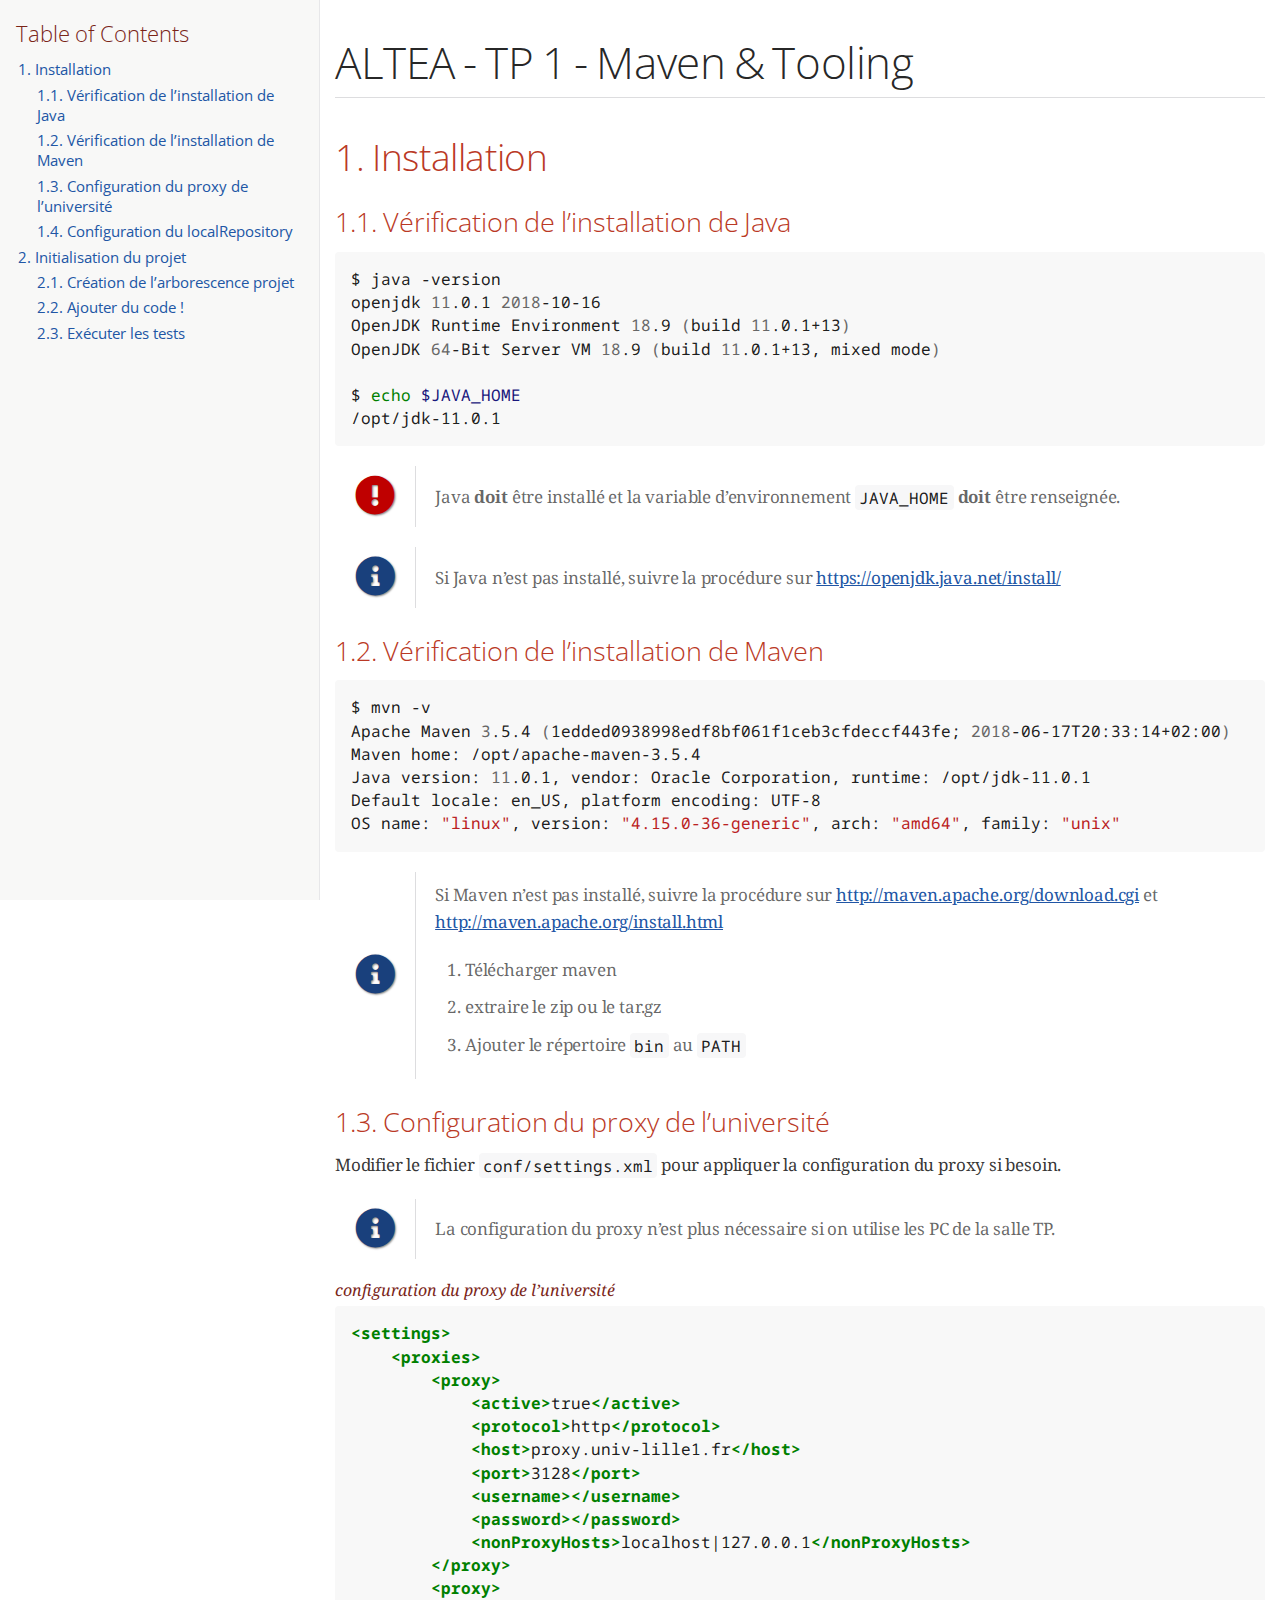
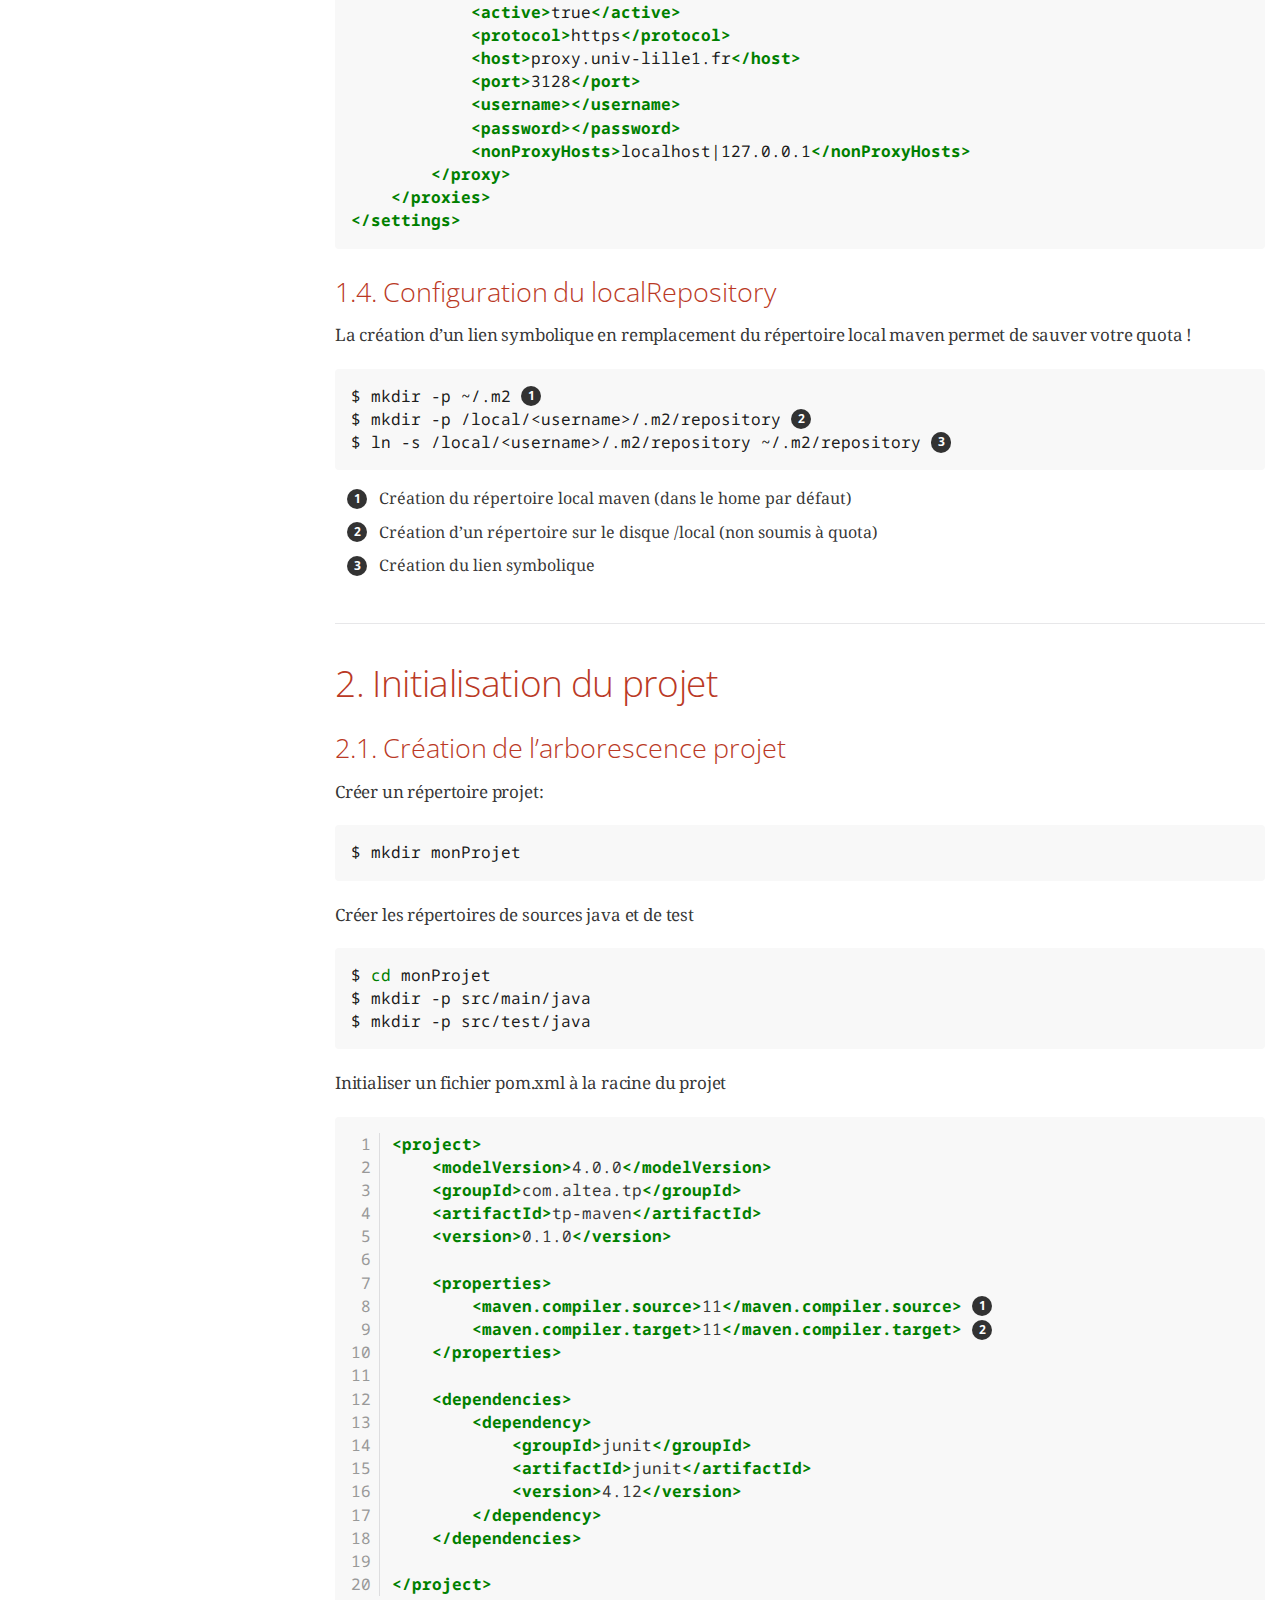
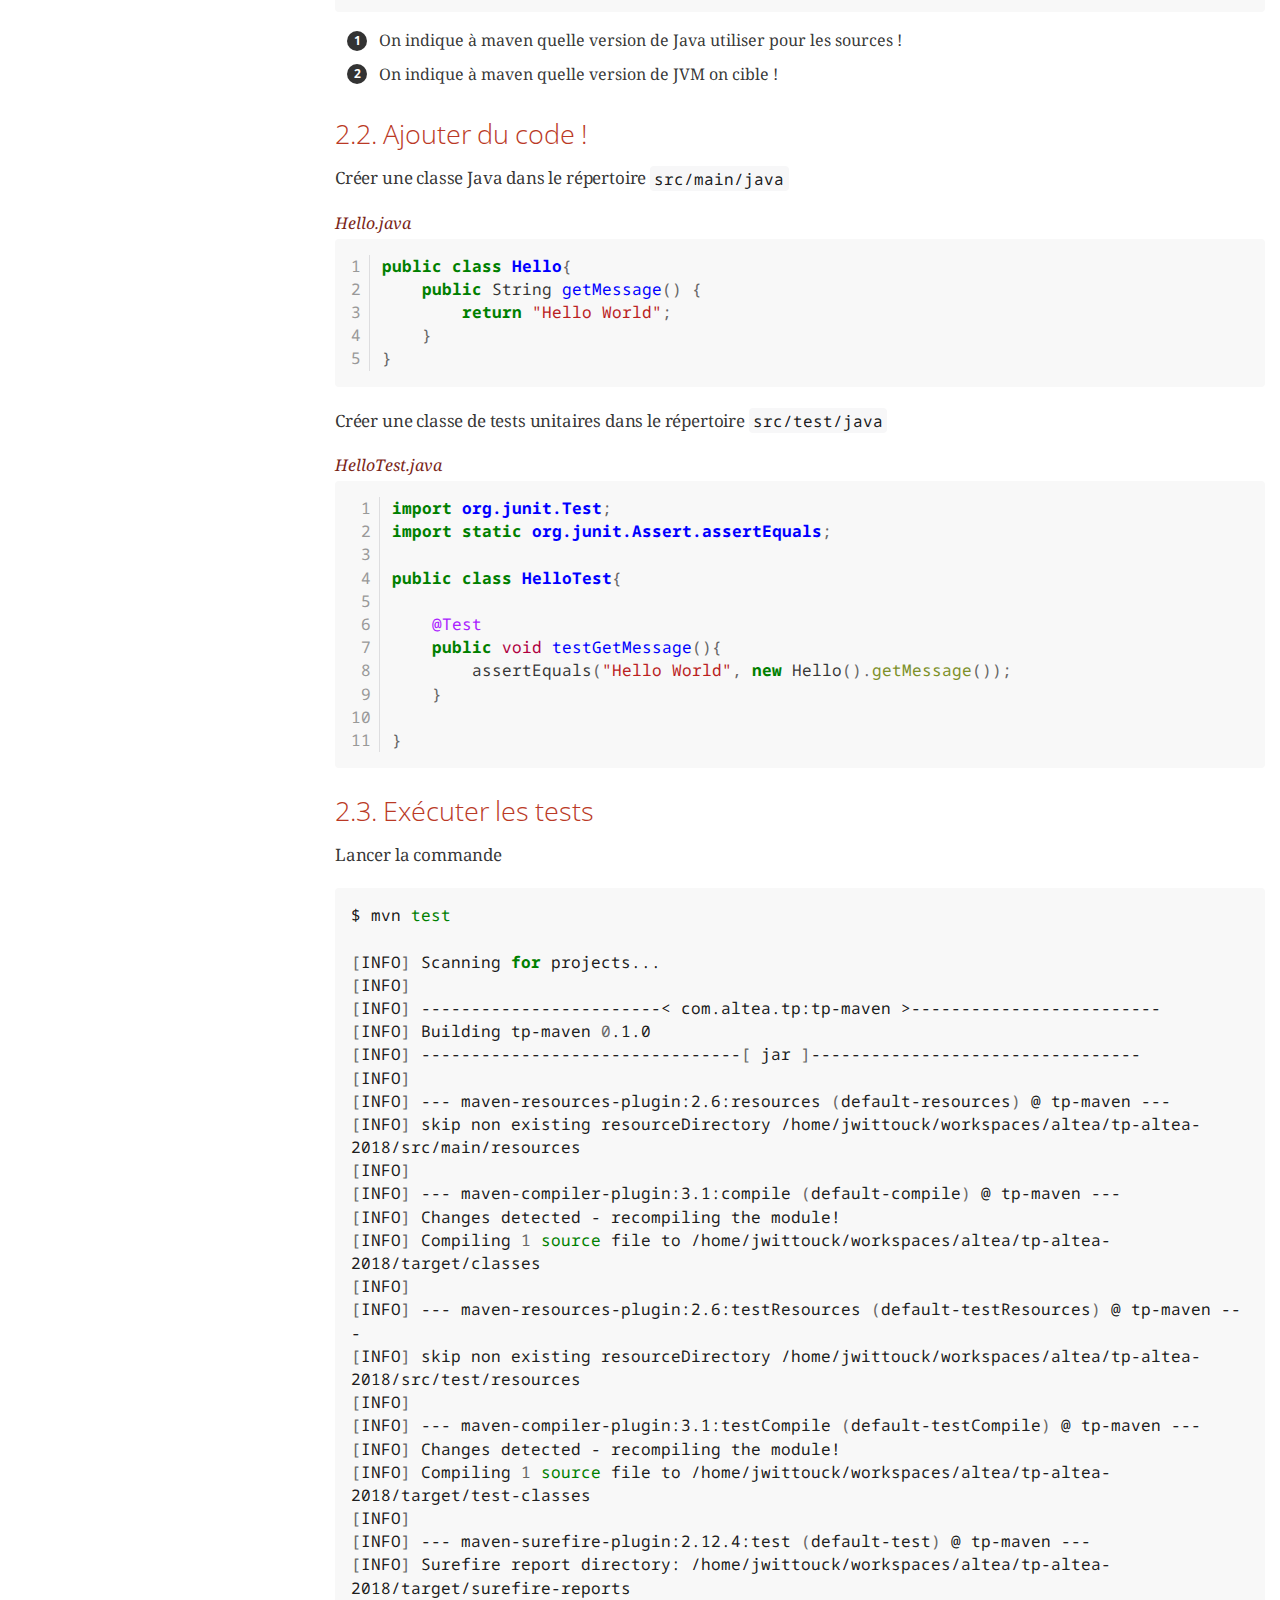
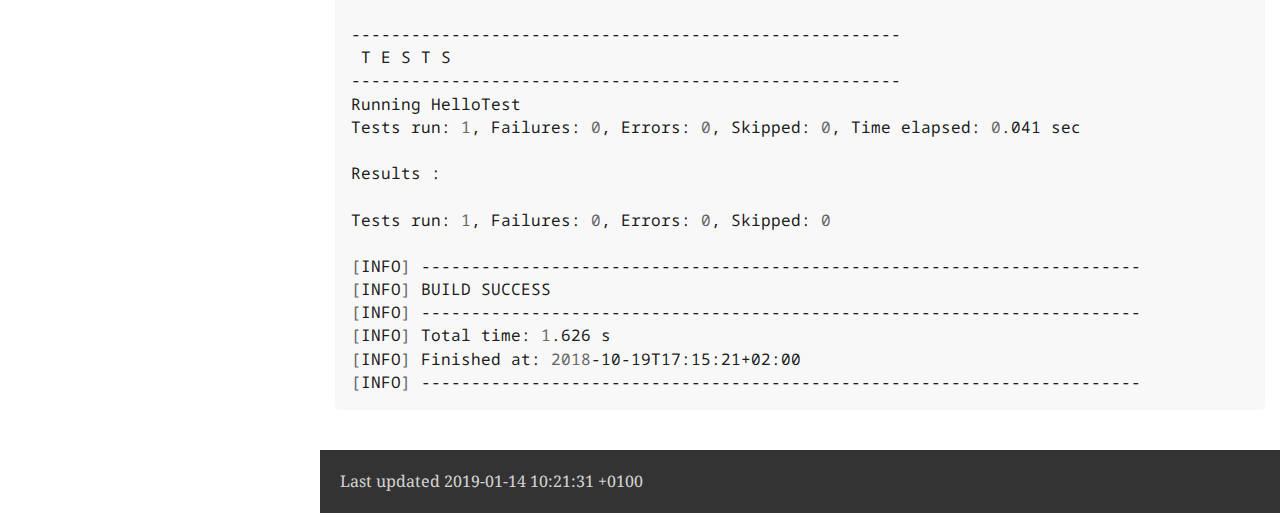
<file: cours/01-maven/01-tp-maven.html>
<!DOCTYPE html>
<html lang="en">
<head>
<meta charset="UTF-8">
<!--[if IE]><meta http-equiv="X-UA-Compatible" content="IE=edge"><![endif]-->
<meta name="viewport" content="width=device-width, initial-scale=1.0">
<meta name="generator" content="Asciidoctor 1.5.8">
<title>ALTEA - TP 1 - Maven &amp; Tooling</title>
<link rel="stylesheet" href="https://fonts.googleapis.com/css?family=Open+Sans:300,300italic,400,400italic,600,600italic%7CNoto+Serif:400,400italic,700,700italic%7CDroid+Sans+Mono:400,700">
<style>
/* Asciidoctor default stylesheet | MIT License | http://asciidoctor.org */
/* Uncomment @import statement below to use as custom stylesheet */
/*@import "https://fonts.googleapis.com/css?family=Open+Sans:300,300italic,400,400italic,600,600italic%7CNoto+Serif:400,400italic,700,700italic%7CDroid+Sans+Mono:400,700";*/
article,aside,details,figcaption,figure,footer,header,hgroup,main,nav,section,summary{display:block}
audio,canvas,video{display:inline-block}
audio:not([controls]){display:none;height:0}
script{display:none!important}
html{font-family:sans-serif;-ms-text-size-adjust:100%;-webkit-text-size-adjust:100%}
a{background:transparent}
a:focus{outline:thin dotted}
a:active,a:hover{outline:0}
h1{font-size:2em;margin:.67em 0}
abbr[title]{border-bottom:1px dotted}
b,strong{font-weight:bold}
dfn{font-style:italic}
hr{-moz-box-sizing:content-box;box-sizing:content-box;height:0}
mark{background:#ff0;color:#000}
code,kbd,pre,samp{font-family:monospace;font-size:1em}
pre{white-space:pre-wrap}
q{quotes:"\201C" "\201D" "\2018" "\2019"}
small{font-size:80%}
sub,sup{font-size:75%;line-height:0;position:relative;vertical-align:baseline}
sup{top:-.5em}
sub{bottom:-.25em}
img{border:0}
svg:not(:root){overflow:hidden}
figure{margin:0}
fieldset{border:1px solid silver;margin:0 2px;padding:.35em .625em .75em}
legend{border:0;padding:0}
button,input,select,textarea{font-family:inherit;font-size:100%;margin:0}
button,input{line-height:normal}
button,select{text-transform:none}
button,html input[type="button"],input[type="reset"],input[type="submit"]{-webkit-appearance:button;cursor:pointer}
button[disabled],html input[disabled]{cursor:default}
input[type="checkbox"],input[type="radio"]{box-sizing:border-box;padding:0}
button::-moz-focus-inner,input::-moz-focus-inner{border:0;padding:0}
textarea{overflow:auto;vertical-align:top}
table{border-collapse:collapse;border-spacing:0}
*,*::before,*::after{-moz-box-sizing:border-box;-webkit-box-sizing:border-box;box-sizing:border-box}
html,body{font-size:100%}
body{background:#fff;color:rgba(0,0,0,.8);padding:0;margin:0;font-family:"Noto Serif","DejaVu Serif",serif;font-weight:400;font-style:normal;line-height:1;position:relative;cursor:auto;tab-size:4;-moz-osx-font-smoothing:grayscale;-webkit-font-smoothing:antialiased}
a:hover{cursor:pointer}
img,object,embed{max-width:100%;height:auto}
object,embed{height:100%}
img{-ms-interpolation-mode:bicubic}
.left{float:left!important}
.right{float:right!important}
.text-left{text-align:left!important}
.text-right{text-align:right!important}
.text-center{text-align:center!important}
.text-justify{text-align:justify!important}
.hide{display:none}
img,object,svg{display:inline-block;vertical-align:middle}
textarea{height:auto;min-height:50px}
select{width:100%}
.center{margin-left:auto;margin-right:auto}
.stretch{width:100%}
.subheader,.admonitionblock td.content>.title,.audioblock>.title,.exampleblock>.title,.imageblock>.title,.listingblock>.title,.literalblock>.title,.stemblock>.title,.openblock>.title,.paragraph>.title,.quoteblock>.title,table.tableblock>.title,.verseblock>.title,.videoblock>.title,.dlist>.title,.olist>.title,.ulist>.title,.qlist>.title,.hdlist>.title{line-height:1.45;color:#7a2518;font-weight:400;margin-top:0;margin-bottom:.25em}
div,dl,dt,dd,ul,ol,li,h1,h2,h3,#toctitle,.sidebarblock>.content>.title,h4,h5,h6,pre,form,p,blockquote,th,td{margin:0;padding:0;direction:ltr}
a{color:#2156a5;text-decoration:underline;line-height:inherit}
a:hover,a:focus{color:#1d4b8f}
a img{border:none}
p{font-family:inherit;font-weight:400;font-size:1em;line-height:1.6;margin-bottom:1.25em;text-rendering:optimizeLegibility}
p aside{font-size:.875em;line-height:1.35;font-style:italic}
h1,h2,h3,#toctitle,.sidebarblock>.content>.title,h4,h5,h6{font-family:"Open Sans","DejaVu Sans",sans-serif;font-weight:300;font-style:normal;color:#ba3925;text-rendering:optimizeLegibility;margin-top:1em;margin-bottom:.5em;line-height:1.0125em}
h1 small,h2 small,h3 small,#toctitle small,.sidebarblock>.content>.title small,h4 small,h5 small,h6 small{font-size:60%;color:#e99b8f;line-height:0}
h1{font-size:2.125em}
h2{font-size:1.6875em}
h3,#toctitle,.sidebarblock>.content>.title{font-size:1.375em}
h4,h5{font-size:1.125em}
h6{font-size:1em}
hr{border:solid #dddddf;border-width:1px 0 0;clear:both;margin:1.25em 0 1.1875em;height:0}
em,i{font-style:italic;line-height:inherit}
strong,b{font-weight:bold;line-height:inherit}
small{font-size:60%;line-height:inherit}
code{font-family:"Droid Sans Mono","DejaVu Sans Mono",monospace;font-weight:400;color:rgba(0,0,0,.9)}
ul,ol,dl{font-size:1em;line-height:1.6;margin-bottom:1.25em;list-style-position:outside;font-family:inherit}
ul,ol{margin-left:1.5em}
ul li ul,ul li ol{margin-left:1.25em;margin-bottom:0;font-size:1em}
ul.square li ul,ul.circle li ul,ul.disc li ul{list-style:inherit}
ul.square{list-style-type:square}
ul.circle{list-style-type:circle}
ul.disc{list-style-type:disc}
ol li ul,ol li ol{margin-left:1.25em;margin-bottom:0}
dl dt{margin-bottom:.3125em;font-weight:bold}
dl dd{margin-bottom:1.25em}
abbr,acronym{text-transform:uppercase;font-size:90%;color:rgba(0,0,0,.8);border-bottom:1px dotted #ddd;cursor:help}
abbr{text-transform:none}
blockquote{margin:0 0 1.25em;padding:.5625em 1.25em 0 1.1875em;border-left:1px solid #ddd}
blockquote cite{display:block;font-size:.9375em;color:rgba(0,0,0,.6)}
blockquote cite::before{content:"\2014 \0020"}
blockquote cite a,blockquote cite a:visited{color:rgba(0,0,0,.6)}
blockquote,blockquote p{line-height:1.6;color:rgba(0,0,0,.85)}
@media screen and (min-width:768px){h1,h2,h3,#toctitle,.sidebarblock>.content>.title,h4,h5,h6{line-height:1.2}
h1{font-size:2.75em}
h2{font-size:2.3125em}
h3,#toctitle,.sidebarblock>.content>.title{font-size:1.6875em}
h4{font-size:1.4375em}}
table{background:#fff;margin-bottom:1.25em;border:solid 1px #dedede}
table thead,table tfoot{background:#f7f8f7}
table thead tr th,table thead tr td,table tfoot tr th,table tfoot tr td{padding:.5em .625em .625em;font-size:inherit;color:rgba(0,0,0,.8);text-align:left}
table tr th,table tr td{padding:.5625em .625em;font-size:inherit;color:rgba(0,0,0,.8)}
table tr.even,table tr.alt,table tr:nth-of-type(even){background:#f8f8f7}
table thead tr th,table tfoot tr th,table tbody tr td,table tr td,table tfoot tr td{display:table-cell;line-height:1.6}
h1,h2,h3,#toctitle,.sidebarblock>.content>.title,h4,h5,h6{line-height:1.2;word-spacing:-.05em}
h1 strong,h2 strong,h3 strong,#toctitle strong,.sidebarblock>.content>.title strong,h4 strong,h5 strong,h6 strong{font-weight:400}
.clearfix::before,.clearfix::after,.float-group::before,.float-group::after{content:" ";display:table}
.clearfix::after,.float-group::after{clear:both}
*:not(pre)>code{font-size:.9375em;font-style:normal!important;letter-spacing:0;padding:.1em .5ex;word-spacing:-.15em;background-color:#f7f7f8;-webkit-border-radius:4px;border-radius:4px;line-height:1.45;text-rendering:optimizeSpeed;word-wrap:break-word}
*:not(pre)>code.nobreak{word-wrap:normal}
*:not(pre)>code.nowrap{white-space:nowrap}
pre,pre>code{line-height:1.45;color:rgba(0,0,0,.9);font-family:"Droid Sans Mono","DejaVu Sans Mono",monospace;font-weight:400;text-rendering:optimizeSpeed}
em em{font-style:normal}
strong strong{font-weight:400}
.keyseq{color:rgba(51,51,51,.8)}
kbd{font-family:"Droid Sans Mono","DejaVu Sans Mono",monospace;display:inline-block;color:rgba(0,0,0,.8);font-size:.65em;line-height:1.45;background-color:#f7f7f7;border:1px solid #ccc;-webkit-border-radius:3px;border-radius:3px;-webkit-box-shadow:0 1px 0 rgba(0,0,0,.2),0 0 0 .1em white inset;box-shadow:0 1px 0 rgba(0,0,0,.2),0 0 0 .1em #fff inset;margin:0 .15em;padding:.2em .5em;vertical-align:middle;position:relative;top:-.1em;white-space:nowrap}
.keyseq kbd:first-child{margin-left:0}
.keyseq kbd:last-child{margin-right:0}
.menuseq,.menuref{color:#000}
.menuseq b:not(.caret),.menuref{font-weight:inherit}
.menuseq{word-spacing:-.02em}
.menuseq b.caret{font-size:1.25em;line-height:.8}
.menuseq i.caret{font-weight:bold;text-align:center;width:.45em}
b.button::before,b.button::after{position:relative;top:-1px;font-weight:400}
b.button::before{content:"[";padding:0 3px 0 2px}
b.button::after{content:"]";padding:0 2px 0 3px}
p a>code:hover{color:rgba(0,0,0,.9)}
#header,#content,#footnotes,#footer{width:100%;margin-left:auto;margin-right:auto;margin-top:0;margin-bottom:0;max-width:62.5em;*zoom:1;position:relative;padding-left:.9375em;padding-right:.9375em}
#header::before,#header::after,#content::before,#content::after,#footnotes::before,#footnotes::after,#footer::before,#footer::after{content:" ";display:table}
#header::after,#content::after,#footnotes::after,#footer::after{clear:both}
#content{margin-top:1.25em}
#content::before{content:none}
#header>h1:first-child{color:rgba(0,0,0,.85);margin-top:2.25rem;margin-bottom:0}
#header>h1:first-child+#toc{margin-top:8px;border-top:1px solid #dddddf}
#header>h1:only-child,body.toc2 #header>h1:nth-last-child(2){border-bottom:1px solid #dddddf;padding-bottom:8px}
#header .details{border-bottom:1px solid #dddddf;line-height:1.45;padding-top:.25em;padding-bottom:.25em;padding-left:.25em;color:rgba(0,0,0,.6);display:-ms-flexbox;display:-webkit-flex;display:flex;-ms-flex-flow:row wrap;-webkit-flex-flow:row wrap;flex-flow:row wrap}
#header .details span:first-child{margin-left:-.125em}
#header .details span.email a{color:rgba(0,0,0,.85)}
#header .details br{display:none}
#header .details br+span::before{content:"\00a0\2013\00a0"}
#header .details br+span.author::before{content:"\00a0\22c5\00a0";color:rgba(0,0,0,.85)}
#header .details br+span#revremark::before{content:"\00a0|\00a0"}
#header #revnumber{text-transform:capitalize}
#header #revnumber::after{content:"\00a0"}
#content>h1:first-child:not([class]){color:rgba(0,0,0,.85);border-bottom:1px solid #dddddf;padding-bottom:8px;margin-top:0;padding-top:1rem;margin-bottom:1.25rem}
#toc{border-bottom:1px solid #e7e7e9;padding-bottom:.5em}
#toc>ul{margin-left:.125em}
#toc ul.sectlevel0>li>a{font-style:italic}
#toc ul.sectlevel0 ul.sectlevel1{margin:.5em 0}
#toc ul{font-family:"Open Sans","DejaVu Sans",sans-serif;list-style-type:none}
#toc li{line-height:1.3334;margin-top:.3334em}
#toc a{text-decoration:none}
#toc a:active{text-decoration:underline}
#toctitle{color:#7a2518;font-size:1.2em}
@media screen and (min-width:768px){#toctitle{font-size:1.375em}
body.toc2{padding-left:15em;padding-right:0}
#toc.toc2{margin-top:0!important;background-color:#f8f8f7;position:fixed;width:15em;left:0;top:0;border-right:1px solid #e7e7e9;border-top-width:0!important;border-bottom-width:0!important;z-index:1000;padding:1.25em 1em;height:100%;overflow:auto}
#toc.toc2 #toctitle{margin-top:0;margin-bottom:.8rem;font-size:1.2em}
#toc.toc2>ul{font-size:.9em;margin-bottom:0}
#toc.toc2 ul ul{margin-left:0;padding-left:1em}
#toc.toc2 ul.sectlevel0 ul.sectlevel1{padding-left:0;margin-top:.5em;margin-bottom:.5em}
body.toc2.toc-right{padding-left:0;padding-right:15em}
body.toc2.toc-right #toc.toc2{border-right-width:0;border-left:1px solid #e7e7e9;left:auto;right:0}}
@media screen and (min-width:1280px){body.toc2{padding-left:20em;padding-right:0}
#toc.toc2{width:20em}
#toc.toc2 #toctitle{font-size:1.375em}
#toc.toc2>ul{font-size:.95em}
#toc.toc2 ul ul{padding-left:1.25em}
body.toc2.toc-right{padding-left:0;padding-right:20em}}
#content #toc{border-style:solid;border-width:1px;border-color:#e0e0dc;margin-bottom:1.25em;padding:1.25em;background:#f8f8f7;-webkit-border-radius:4px;border-radius:4px}
#content #toc>:first-child{margin-top:0}
#content #toc>:last-child{margin-bottom:0}
#footer{max-width:100%;background-color:rgba(0,0,0,.8);padding:1.25em}
#footer-text{color:rgba(255,255,255,.8);line-height:1.44}
#content{margin-bottom:.625em}
.sect1{padding-bottom:.625em}
@media screen and (min-width:768px){#content{margin-bottom:1.25em}
.sect1{padding-bottom:1.25em}}
.sect1:last-child{padding-bottom:0}
.sect1+.sect1{border-top:1px solid #e7e7e9}
#content h1>a.anchor,h2>a.anchor,h3>a.anchor,#toctitle>a.anchor,.sidebarblock>.content>.title>a.anchor,h4>a.anchor,h5>a.anchor,h6>a.anchor{position:absolute;z-index:1001;width:1.5ex;margin-left:-1.5ex;display:block;text-decoration:none!important;visibility:hidden;text-align:center;font-weight:400}
#content h1>a.anchor::before,h2>a.anchor::before,h3>a.anchor::before,#toctitle>a.anchor::before,.sidebarblock>.content>.title>a.anchor::before,h4>a.anchor::before,h5>a.anchor::before,h6>a.anchor::before{content:"\00A7";font-size:.85em;display:block;padding-top:.1em}
#content h1:hover>a.anchor,#content h1>a.anchor:hover,h2:hover>a.anchor,h2>a.anchor:hover,h3:hover>a.anchor,#toctitle:hover>a.anchor,.sidebarblock>.content>.title:hover>a.anchor,h3>a.anchor:hover,#toctitle>a.anchor:hover,.sidebarblock>.content>.title>a.anchor:hover,h4:hover>a.anchor,h4>a.anchor:hover,h5:hover>a.anchor,h5>a.anchor:hover,h6:hover>a.anchor,h6>a.anchor:hover{visibility:visible}
#content h1>a.link,h2>a.link,h3>a.link,#toctitle>a.link,.sidebarblock>.content>.title>a.link,h4>a.link,h5>a.link,h6>a.link{color:#ba3925;text-decoration:none}
#content h1>a.link:hover,h2>a.link:hover,h3>a.link:hover,#toctitle>a.link:hover,.sidebarblock>.content>.title>a.link:hover,h4>a.link:hover,h5>a.link:hover,h6>a.link:hover{color:#a53221}
.audioblock,.imageblock,.literalblock,.listingblock,.stemblock,.videoblock{margin-bottom:1.25em}
.admonitionblock td.content>.title,.audioblock>.title,.exampleblock>.title,.imageblock>.title,.listingblock>.title,.literalblock>.title,.stemblock>.title,.openblock>.title,.paragraph>.title,.quoteblock>.title,table.tableblock>.title,.verseblock>.title,.videoblock>.title,.dlist>.title,.olist>.title,.ulist>.title,.qlist>.title,.hdlist>.title{text-rendering:optimizeLegibility;text-align:left;font-family:"Noto Serif","DejaVu Serif",serif;font-size:1rem;font-style:italic}
table.tableblock.fit-content>caption.title{white-space:nowrap;width:0}
.paragraph.lead>p,#preamble>.sectionbody>[class="paragraph"]:first-of-type p{font-size:1.21875em;line-height:1.6;color:rgba(0,0,0,.85)}
table.tableblock #preamble>.sectionbody>[class="paragraph"]:first-of-type p{font-size:inherit}
.admonitionblock>table{border-collapse:separate;border:0;background:none;width:100%}
.admonitionblock>table td.icon{text-align:center;width:80px}
.admonitionblock>table td.icon img{max-width:none}
.admonitionblock>table td.icon .title{font-weight:bold;font-family:"Open Sans","DejaVu Sans",sans-serif;text-transform:uppercase}
.admonitionblock>table td.content{padding-left:1.125em;padding-right:1.25em;border-left:1px solid #dddddf;color:rgba(0,0,0,.6)}
.admonitionblock>table td.content>:last-child>:last-child{margin-bottom:0}
.exampleblock>.content{border-style:solid;border-width:1px;border-color:#e6e6e6;margin-bottom:1.25em;padding:1.25em;background:#fff;-webkit-border-radius:4px;border-radius:4px}
.exampleblock>.content>:first-child{margin-top:0}
.exampleblock>.content>:last-child{margin-bottom:0}
.sidebarblock{border-style:solid;border-width:1px;border-color:#e0e0dc;margin-bottom:1.25em;padding:1.25em;background:#f8f8f7;-webkit-border-radius:4px;border-radius:4px}
.sidebarblock>:first-child{margin-top:0}
.sidebarblock>:last-child{margin-bottom:0}
.sidebarblock>.content>.title{color:#7a2518;margin-top:0;text-align:center}
.exampleblock>.content>:last-child>:last-child,.exampleblock>.content .olist>ol>li:last-child>:last-child,.exampleblock>.content .ulist>ul>li:last-child>:last-child,.exampleblock>.content .qlist>ol>li:last-child>:last-child,.sidebarblock>.content>:last-child>:last-child,.sidebarblock>.content .olist>ol>li:last-child>:last-child,.sidebarblock>.content .ulist>ul>li:last-child>:last-child,.sidebarblock>.content .qlist>ol>li:last-child>:last-child{margin-bottom:0}
.literalblock pre,.listingblock pre:not(.highlight),.listingblock pre[class="highlight"],.listingblock pre[class^="highlight "],.listingblock pre.CodeRay,.listingblock pre.prettyprint{background:#f7f7f8}
.sidebarblock .literalblock pre,.sidebarblock .listingblock pre:not(.highlight),.sidebarblock .listingblock pre[class="highlight"],.sidebarblock .listingblock pre[class^="highlight "],.sidebarblock .listingblock pre.CodeRay,.sidebarblock .listingblock pre.prettyprint{background:#f2f1f1}
.literalblock pre,.literalblock pre[class],.listingblock pre,.listingblock pre[class]{-webkit-border-radius:4px;border-radius:4px;word-wrap:break-word;overflow-x:auto;padding:1em;font-size:.8125em}
@media screen and (min-width:768px){.literalblock pre,.literalblock pre[class],.listingblock pre,.listingblock pre[class]{font-size:.90625em}}
@media screen and (min-width:1280px){.literalblock pre,.literalblock pre[class],.listingblock pre,.listingblock pre[class]{font-size:1em}}
.literalblock pre.nowrap,.literalblock pre.nowrap pre,.listingblock pre.nowrap,.listingblock pre.nowrap pre{white-space:pre;word-wrap:normal}
.literalblock.output pre{color:#f7f7f8;background-color:rgba(0,0,0,.9)}
.listingblock pre.highlightjs{padding:0}
.listingblock pre.highlightjs>code{padding:1em;-webkit-border-radius:4px;border-radius:4px}
.listingblock pre.prettyprint{border-width:0}
.listingblock>.content{position:relative}
.listingblock code[data-lang]::before{display:none;content:attr(data-lang);position:absolute;font-size:.75em;top:.425rem;right:.5rem;line-height:1;text-transform:uppercase;color:#999}
.listingblock:hover code[data-lang]::before{display:block}
.listingblock.terminal pre .command::before{content:attr(data-prompt);padding-right:.5em;color:#999}
.listingblock.terminal pre .command:not([data-prompt])::before{content:"$"}
table.pyhltable{border-collapse:separate;border:0;margin-bottom:0;background:none}
table.pyhltable td{vertical-align:top;padding-top:0;padding-bottom:0;line-height:1.45}
table.pyhltable td.code{padding-left:.75em;padding-right:0}
pre.pygments .lineno,table.pyhltable td:not(.code){color:#999;padding-left:0;padding-right:.5em;border-right:1px solid #dddddf}
pre.pygments .lineno{display:inline-block;margin-right:.25em}
table.pyhltable .linenodiv{background:none!important;padding-right:0!important}
.quoteblock{margin:0 1em 1.25em 1.5em;display:table}
.quoteblock>.title{margin-left:-1.5em;margin-bottom:.75em}
.quoteblock blockquote,.quoteblock p{color:rgba(0,0,0,.85);font-size:1.15rem;line-height:1.75;word-spacing:.1em;letter-spacing:0;font-style:italic;text-align:justify}
.quoteblock blockquote{margin:0;padding:0;border:0}
.quoteblock blockquote::before{content:"\201c";float:left;font-size:2.75em;font-weight:bold;line-height:.6em;margin-left:-.6em;color:#7a2518;text-shadow:0 1px 2px rgba(0,0,0,.1)}
.quoteblock blockquote>.paragraph:last-child p{margin-bottom:0}
.quoteblock .attribution{margin-top:.75em;margin-right:.5ex;text-align:right}
.verseblock{margin:0 1em 1.25em}
.verseblock pre{font-family:"Open Sans","DejaVu Sans",sans;font-size:1.15rem;color:rgba(0,0,0,.85);font-weight:300;text-rendering:optimizeLegibility}
.verseblock pre strong{font-weight:400}
.verseblock .attribution{margin-top:1.25rem;margin-left:.5ex}
.quoteblock .attribution,.verseblock .attribution{font-size:.9375em;line-height:1.45;font-style:italic}
.quoteblock .attribution br,.verseblock .attribution br{display:none}
.quoteblock .attribution cite,.verseblock .attribution cite{display:block;letter-spacing:-.025em;color:rgba(0,0,0,.6)}
.quoteblock.abstract blockquote::before,.quoteblock.excerpt blockquote::before,.quoteblock .quoteblock blockquote::before{display:none}
.quoteblock.abstract blockquote,.quoteblock.abstract p,.quoteblock.excerpt blockquote,.quoteblock.excerpt p,.quoteblock .quoteblock blockquote,.quoteblock .quoteblock p{line-height:1.6;word-spacing:0}
.quoteblock.abstract{margin:0 1em 1.25em;display:block}
.quoteblock.abstract>.title{margin:0 0 .375em;font-size:1.15em;text-align:center}
.quoteblock.excerpt,.quoteblock .quoteblock{margin:0 0 1.25em;padding:0 0 .25em 1em;border-left:.25em solid #dddddf}
.quoteblock.excerpt blockquote,.quoteblock.excerpt p,.quoteblock .quoteblock blockquote,.quoteblock .quoteblock p{color:inherit;font-size:1.0625rem}
.quoteblock.excerpt .attribution,.quoteblock .quoteblock .attribution{color:inherit;text-align:left;margin-right:0}
table.tableblock{max-width:100%;border-collapse:separate}
p.tableblock:last-child{margin-bottom:0}
td.tableblock>.content{margin-bottom:-1.25em}
table.tableblock,th.tableblock,td.tableblock{border:0 solid #dedede}
table.grid-all>thead>tr>.tableblock,table.grid-all>tbody>tr>.tableblock{border-width:0 1px 1px 0}
table.grid-all>tfoot>tr>.tableblock{border-width:1px 1px 0 0}
table.grid-cols>*>tr>.tableblock{border-width:0 1px 0 0}
table.grid-rows>thead>tr>.tableblock,table.grid-rows>tbody>tr>.tableblock{border-width:0 0 1px}
table.grid-rows>tfoot>tr>.tableblock{border-width:1px 0 0}
table.grid-all>*>tr>.tableblock:last-child,table.grid-cols>*>tr>.tableblock:last-child{border-right-width:0}
table.grid-all>tbody>tr:last-child>.tableblock,table.grid-all>thead:last-child>tr>.tableblock,table.grid-rows>tbody>tr:last-child>.tableblock,table.grid-rows>thead:last-child>tr>.tableblock{border-bottom-width:0}
table.frame-all{border-width:1px}
table.frame-sides{border-width:0 1px}
table.frame-topbot,table.frame-ends{border-width:1px 0}
table.stripes-all tr,table.stripes-odd tr:nth-of-type(odd){background:#f8f8f7}
table.stripes-none tr,table.stripes-odd tr:nth-of-type(even){background:none}
th.halign-left,td.halign-left{text-align:left}
th.halign-right,td.halign-right{text-align:right}
th.halign-center,td.halign-center{text-align:center}
th.valign-top,td.valign-top{vertical-align:top}
th.valign-bottom,td.valign-bottom{vertical-align:bottom}
th.valign-middle,td.valign-middle{vertical-align:middle}
table thead th,table tfoot th{font-weight:bold}
tbody tr th{display:table-cell;line-height:1.6;background:#f7f8f7}
tbody tr th,tbody tr th p,tfoot tr th,tfoot tr th p{color:rgba(0,0,0,.8);font-weight:bold}
p.tableblock>code:only-child{background:none;padding:0}
p.tableblock{font-size:1em}
td>div.verse{white-space:pre}
ol{margin-left:1.75em}
ul li ol{margin-left:1.5em}
dl dd{margin-left:1.125em}
dl dd:last-child,dl dd:last-child>:last-child{margin-bottom:0}
ol>li p,ul>li p,ul dd,ol dd,.olist .olist,.ulist .ulist,.ulist .olist,.olist .ulist{margin-bottom:.625em}
ul.checklist,ul.none,ol.none,ul.no-bullet,ol.no-bullet,ol.unnumbered,ul.unstyled,ol.unstyled{list-style-type:none}
ul.no-bullet,ol.no-bullet,ol.unnumbered{margin-left:.625em}
ul.unstyled,ol.unstyled{margin-left:0}
ul.checklist{margin-left:.625em}
ul.checklist li>p:first-child>.fa-square-o:first-child,ul.checklist li>p:first-child>.fa-check-square-o:first-child{width:1.25em;font-size:.8em;position:relative;bottom:.125em}
ul.checklist li>p:first-child>input[type="checkbox"]:first-child{margin-right:.25em}
ul.inline{display:-ms-flexbox;display:-webkit-box;display:flex;-ms-flex-flow:row wrap;-webkit-flex-flow:row wrap;flex-flow:row wrap;list-style:none;margin:0 0 .625em -1.25em}
ul.inline>li{margin-left:1.25em}
.unstyled dl dt{font-weight:400;font-style:normal}
ol.arabic{list-style-type:decimal}
ol.decimal{list-style-type:decimal-leading-zero}
ol.loweralpha{list-style-type:lower-alpha}
ol.upperalpha{list-style-type:upper-alpha}
ol.lowerroman{list-style-type:lower-roman}
ol.upperroman{list-style-type:upper-roman}
ol.lowergreek{list-style-type:lower-greek}
.hdlist>table,.colist>table{border:0;background:none}
.hdlist>table>tbody>tr,.colist>table>tbody>tr{background:none}
td.hdlist1,td.hdlist2{vertical-align:top;padding:0 .625em}
td.hdlist1{font-weight:bold;padding-bottom:1.25em}
.literalblock+.colist,.listingblock+.colist{margin-top:-.5em}
.colist td:not([class]):first-child{padding:.4em .75em 0;line-height:1;vertical-align:top}
.colist td:not([class]):first-child img{max-width:none}
.colist td:not([class]):last-child{padding:.25em 0}
.thumb,.th{line-height:0;display:inline-block;border:solid 4px #fff;-webkit-box-shadow:0 0 0 1px #ddd;box-shadow:0 0 0 1px #ddd}
.imageblock.left{margin:.25em .625em 1.25em 0}
.imageblock.right{margin:.25em 0 1.25em .625em}
.imageblock>.title{margin-bottom:0}
.imageblock.thumb,.imageblock.th{border-width:6px}
.imageblock.thumb>.title,.imageblock.th>.title{padding:0 .125em}
.image.left,.image.right{margin-top:.25em;margin-bottom:.25em;display:inline-block;line-height:0}
.image.left{margin-right:.625em}
.image.right{margin-left:.625em}
a.image{text-decoration:none;display:inline-block}
a.image object{pointer-events:none}
sup.footnote,sup.footnoteref{font-size:.875em;position:static;vertical-align:super}
sup.footnote a,sup.footnoteref a{text-decoration:none}
sup.footnote a:active,sup.footnoteref a:active{text-decoration:underline}
#footnotes{padding-top:.75em;padding-bottom:.75em;margin-bottom:.625em}
#footnotes hr{width:20%;min-width:6.25em;margin:-.25em 0 .75em;border-width:1px 0 0}
#footnotes .footnote{padding:0 .375em 0 .225em;line-height:1.3334;font-size:.875em;margin-left:1.2em;margin-bottom:.2em}
#footnotes .footnote a:first-of-type{font-weight:bold;text-decoration:none;margin-left:-1.05em}
#footnotes .footnote:last-of-type{margin-bottom:0}
#content #footnotes{margin-top:-.625em;margin-bottom:0;padding:.75em 0}
.gist .file-data>table{border:0;background:#fff;width:100%;margin-bottom:0}
.gist .file-data>table td.line-data{width:99%}
div.unbreakable{page-break-inside:avoid}
.big{font-size:larger}
.small{font-size:smaller}
.underline{text-decoration:underline}
.overline{text-decoration:overline}
.line-through{text-decoration:line-through}
.aqua{color:#00bfbf}
.aqua-background{background-color:#00fafa}
.black{color:#000}
.black-background{background-color:#000}
.blue{color:#0000bf}
.blue-background{background-color:#0000fa}
.fuchsia{color:#bf00bf}
.fuchsia-background{background-color:#fa00fa}
.gray{color:#606060}
.gray-background{background-color:#7d7d7d}
.green{color:#006000}
.green-background{background-color:#007d00}
.lime{color:#00bf00}
.lime-background{background-color:#00fa00}
.maroon{color:#600000}
.maroon-background{background-color:#7d0000}
.navy{color:#000060}
.navy-background{background-color:#00007d}
.olive{color:#606000}
.olive-background{background-color:#7d7d00}
.purple{color:#600060}
.purple-background{background-color:#7d007d}
.red{color:#bf0000}
.red-background{background-color:#fa0000}
.silver{color:#909090}
.silver-background{background-color:#bcbcbc}
.teal{color:#006060}
.teal-background{background-color:#007d7d}
.white{color:#bfbfbf}
.white-background{background-color:#fafafa}
.yellow{color:#bfbf00}
.yellow-background{background-color:#fafa00}
span.icon>.fa{cursor:default}
a span.icon>.fa{cursor:inherit}
.admonitionblock td.icon [class^="fa icon-"]{font-size:2.5em;text-shadow:1px 1px 2px rgba(0,0,0,.5);cursor:default}
.admonitionblock td.icon .icon-note::before{content:"\f05a";color:#19407c}
.admonitionblock td.icon .icon-tip::before{content:"\f0eb";text-shadow:1px 1px 2px rgba(155,155,0,.8);color:#111}
.admonitionblock td.icon .icon-warning::before{content:"\f071";color:#bf6900}
.admonitionblock td.icon .icon-caution::before{content:"\f06d";color:#bf3400}
.admonitionblock td.icon .icon-important::before{content:"\f06a";color:#bf0000}
.conum[data-value]{display:inline-block;color:#fff!important;background-color:rgba(0,0,0,.8);-webkit-border-radius:100px;border-radius:100px;text-align:center;font-size:.75em;width:1.67em;height:1.67em;line-height:1.67em;font-family:"Open Sans","DejaVu Sans",sans-serif;font-style:normal;font-weight:bold}
.conum[data-value] *{color:#fff!important}
.conum[data-value]+b{display:none}
.conum[data-value]::after{content:attr(data-value)}
pre .conum[data-value]{position:relative;top:-.125em}
b.conum *{color:inherit!important}
.conum:not([data-value]):empty{display:none}
dt,th.tableblock,td.content,div.footnote{text-rendering:optimizeLegibility}
h1,h2,p,td.content,span.alt{letter-spacing:-.01em}
p strong,td.content strong,div.footnote strong{letter-spacing:-.005em}
p,blockquote,dt,td.content,span.alt{font-size:1.0625rem}
p{margin-bottom:1.25rem}
.sidebarblock p,.sidebarblock dt,.sidebarblock td.content,p.tableblock{font-size:1em}
.exampleblock>.content{background-color:#fffef7;border-color:#e0e0dc;-webkit-box-shadow:0 1px 4px #e0e0dc;box-shadow:0 1px 4px #e0e0dc}
.print-only{display:none!important}
@page{margin:1.25cm .75cm}
@media print{*{-webkit-box-shadow:none!important;box-shadow:none!important;text-shadow:none!important}
html{font-size:80%}
a{color:inherit!important;text-decoration:underline!important}
a.bare,a[href^="#"],a[href^="mailto:"]{text-decoration:none!important}
a[href^="http:"]:not(.bare)::after,a[href^="https:"]:not(.bare)::after{content:"(" attr(href) ")";display:inline-block;font-size:.875em;padding-left:.25em}
abbr[title]::after{content:" (" attr(title) ")"}
pre,blockquote,tr,img,object,svg{page-break-inside:avoid}
thead{display:table-header-group}
svg{max-width:100%}
p,blockquote,dt,td.content{font-size:1em;orphans:3;widows:3}
h2,h3,#toctitle,.sidebarblock>.content>.title{page-break-after:avoid}
#toc,.sidebarblock,.exampleblock>.content{background:none!important}
#toc{border-bottom:1px solid #dddddf!important;padding-bottom:0!important}
body.book #header{text-align:center}
body.book #header>h1:first-child{border:0!important;margin:2.5em 0 1em}
body.book #header .details{border:0!important;display:block;padding:0!important}
body.book #header .details span:first-child{margin-left:0!important}
body.book #header .details br{display:block}
body.book #header .details br+span::before{content:none!important}
body.book #toc{border:0!important;text-align:left!important;padding:0!important;margin:0!important}
body.book #toc,body.book #preamble,body.book h1.sect0,body.book .sect1>h2{page-break-before:always}
.listingblock code[data-lang]::before{display:block}
#footer{padding:0 .9375em}
.hide-on-print{display:none!important}
.print-only{display:block!important}
.hide-for-print{display:none!important}
.show-for-print{display:inherit!important}}
@media print,amzn-kf8{#header>h1:first-child{margin-top:1.25rem}
.sect1{padding:0!important}
.sect1+.sect1{border:0}
#footer{background:none}
#footer-text{color:rgba(0,0,0,.6);font-size:.9em}}
@media amzn-kf8{#header,#content,#footnotes,#footer{padding:0}}
</style>
<link rel="stylesheet" href="//use.fontawesome.com/releases/v5.4.2/css/all.css">
<style>
.listingblock .pygments .hll { background-color: #ffffcc }
.listingblock .pygments, .listingblock .pygments code { background: #f8f8f8; }
.listingblock .pygments .tok-c { color: #408080; font-style: italic } /* Comment */
.listingblock .pygments .tok-err { border: 1px solid #FF0000 } /* Error */
.listingblock .pygments .tok-k { color: #008000; font-weight: bold } /* Keyword */
.listingblock .pygments .tok-o { color: #666666 } /* Operator */
.listingblock .pygments .tok-ch { color: #408080; font-style: italic } /* Comment.Hashbang */
.listingblock .pygments .tok-cm { color: #408080; font-style: italic } /* Comment.Multiline */
.listingblock .pygments .tok-cp { color: #BC7A00 } /* Comment.Preproc */
.listingblock .pygments .tok-cpf { color: #408080; font-style: italic } /* Comment.PreprocFile */
.listingblock .pygments .tok-c1 { color: #408080; font-style: italic } /* Comment.Single */
.listingblock .pygments .tok-cs { color: #408080; font-style: italic } /* Comment.Special */
.listingblock .pygments .tok-gd { color: #A00000 } /* Generic.Deleted */
.listingblock .pygments .tok-ge { font-style: italic } /* Generic.Emph */
.listingblock .pygments .tok-gr { color: #FF0000 } /* Generic.Error */
.listingblock .pygments .tok-gh { color: #000080; font-weight: bold } /* Generic.Heading */
.listingblock .pygments .tok-gi { color: #00A000 } /* Generic.Inserted */
.listingblock .pygments .tok-go { color: #888888 } /* Generic.Output */
.listingblock .pygments .tok-gp { color: #000080; font-weight: bold } /* Generic.Prompt */
.listingblock .pygments .tok-gs { font-weight: bold } /* Generic.Strong */
.listingblock .pygments .tok-gu { color: #800080; font-weight: bold } /* Generic.Subheading */
.listingblock .pygments .tok-gt { color: #0044DD } /* Generic.Traceback */
.listingblock .pygments .tok-kc { color: #008000; font-weight: bold } /* Keyword.Constant */
.listingblock .pygments .tok-kd { color: #008000; font-weight: bold } /* Keyword.Declaration */
.listingblock .pygments .tok-kn { color: #008000; font-weight: bold } /* Keyword.Namespace */
.listingblock .pygments .tok-kp { color: #008000 } /* Keyword.Pseudo */
.listingblock .pygments .tok-kr { color: #008000; font-weight: bold } /* Keyword.Reserved */
.listingblock .pygments .tok-kt { color: #B00040 } /* Keyword.Type */
.listingblock .pygments .tok-m { color: #666666 } /* Literal.Number */
.listingblock .pygments .tok-s { color: #BA2121 } /* Literal.String */
.listingblock .pygments .tok-na { color: #7D9029 } /* Name.Attribute */
.listingblock .pygments .tok-nb { color: #008000 } /* Name.Builtin */
.listingblock .pygments .tok-nc { color: #0000FF; font-weight: bold } /* Name.Class */
.listingblock .pygments .tok-no { color: #880000 } /* Name.Constant */
.listingblock .pygments .tok-nd { color: #AA22FF } /* Name.Decorator */
.listingblock .pygments .tok-ni { color: #999999; font-weight: bold } /* Name.Entity */
.listingblock .pygments .tok-ne { color: #D2413A; font-weight: bold } /* Name.Exception */
.listingblock .pygments .tok-nf { color: #0000FF } /* Name.Function */
.listingblock .pygments .tok-nl { color: #A0A000 } /* Name.Label */
.listingblock .pygments .tok-nn { color: #0000FF; font-weight: bold } /* Name.Namespace */
.listingblock .pygments .tok-nt { color: #008000; font-weight: bold } /* Name.Tag */
.listingblock .pygments .tok-nv { color: #19177C } /* Name.Variable */
.listingblock .pygments .tok-ow { color: #AA22FF; font-weight: bold } /* Operator.Word */
.listingblock .pygments .tok-w { color: #bbbbbb } /* Text.Whitespace */
.listingblock .pygments .tok-mb { color: #666666 } /* Literal.Number.Bin */
.listingblock .pygments .tok-mf { color: #666666 } /* Literal.Number.Float */
.listingblock .pygments .tok-mh { color: #666666 } /* Literal.Number.Hex */
.listingblock .pygments .tok-mi { color: #666666 } /* Literal.Number.Integer */
.listingblock .pygments .tok-mo { color: #666666 } /* Literal.Number.Oct */
.listingblock .pygments .tok-sa { color: #BA2121 } /* Literal.String.Affix */
.listingblock .pygments .tok-sb { color: #BA2121 } /* Literal.String.Backtick */
.listingblock .pygments .tok-sc { color: #BA2121 } /* Literal.String.Char */
.listingblock .pygments .tok-dl { color: #BA2121 } /* Literal.String.Delimiter */
.listingblock .pygments .tok-sd { color: #BA2121; font-style: italic } /* Literal.String.Doc */
.listingblock .pygments .tok-s2 { color: #BA2121 } /* Literal.String.Double */
.listingblock .pygments .tok-se { color: #BB6622; font-weight: bold } /* Literal.String.Escape */
.listingblock .pygments .tok-sh { color: #BA2121 } /* Literal.String.Heredoc */
.listingblock .pygments .tok-si { color: #BB6688; font-weight: bold } /* Literal.String.Interpol */
.listingblock .pygments .tok-sx { color: #008000 } /* Literal.String.Other */
.listingblock .pygments .tok-sr { color: #BB6688 } /* Literal.String.Regex */
.listingblock .pygments .tok-s1 { color: #BA2121 } /* Literal.String.Single */
.listingblock .pygments .tok-ss { color: #19177C } /* Literal.String.Symbol */
.listingblock .pygments .tok-bp { color: #008000 } /* Name.Builtin.Pseudo */
.listingblock .pygments .tok-fm { color: #0000FF } /* Name.Function.Magic */
.listingblock .pygments .tok-vc { color: #19177C } /* Name.Variable.Class */
.listingblock .pygments .tok-vg { color: #19177C } /* Name.Variable.Global */
.listingblock .pygments .tok-vi { color: #19177C } /* Name.Variable.Instance */
.listingblock .pygments .tok-vm { color: #19177C } /* Name.Variable.Magic */
.listingblock .pygments .tok-il { color: #666666 } /* Literal.Number.Integer.Long */
</style>
</head>
<body class="article toc2 toc-left">
<div id="header">
<h1>ALTEA - TP 1 - Maven &amp; Tooling</h1>
<div id="toc" class="toc2">
<div id="toctitle">Table of Contents</div>
<ul class="sectlevel1">
<li><a href="#_installation">1. Installation</a>
<ul class="sectlevel2">
<li><a href="#_vérification_de_linstallation_de_java">1.1. Vérification de l&#8217;installation de Java</a></li>
<li><a href="#_vérification_de_linstallation_de_maven">1.2. Vérification de l&#8217;installation de Maven</a></li>
<li><a href="#_configuration_du_proxy_de_luniversité">1.3. Configuration du proxy de l&#8217;université</a></li>
<li><a href="#_configuration_du_localrepository">1.4. Configuration du localRepository</a></li>
</ul>
</li>
<li><a href="#_initialisation_du_projet">2. Initialisation du projet</a>
<ul class="sectlevel2">
<li><a href="#_création_de_larborescence_projet">2.1. Création de l&#8217;arborescence projet</a></li>
<li><a href="#_ajouter_du_code">2.2. Ajouter du code !</a></li>
<li><a href="#_exécuter_les_tests">2.3. Exécuter les tests</a></li>
</ul>
</li>
</ul>
</div>
</div>
<div id="content">
<div class="sect1">
<h2 id="_installation"><a class="anchor" href="#_installation"></a><a class="link" href="#_installation">1. Installation</a></h2>
<div class="sectionbody">
<div class="sect2">
<h3 id="_vérification_de_linstallation_de_java"><a class="anchor" href="#_vérification_de_linstallation_de_java"></a><a class="link" href="#_vérification_de_linstallation_de_java">1.1. Vérification de l&#8217;installation de Java</a></h3>
<div class="listingblock">
<div class="content">
<pre class="pygments highlight"><code data-lang="bash"><span></span>$ java -version
openjdk <span class="tok-m">11</span>.0.1 <span class="tok-m">2018</span>-10-16
OpenJDK Runtime Environment <span class="tok-m">18</span>.9 <span class="tok-o">(</span>build <span class="tok-m">11</span>.0.1+13<span class="tok-o">)</span>
OpenJDK <span class="tok-m">64</span>-Bit Server VM <span class="tok-m">18</span>.9 <span class="tok-o">(</span>build <span class="tok-m">11</span>.0.1+13, mixed mode<span class="tok-o">)</span>

$ <span class="tok-nb">echo</span> <span class="tok-nv">$JAVA_HOME</span>
/opt/jdk-11.0.1</code></pre>
</div>
</div>
<div class="admonitionblock important">
<table>
<tr>
<td class="icon">
<i class="fa icon-important" title="Important"></i>
</td>
<td class="content">
<div class="paragraph">
<p>Java <strong>doit</strong> être installé et la variable d&#8217;environnement <code>JAVA_HOME</code> <strong>doit</strong> être renseignée.</p>
</div>
</td>
</tr>
</table>
</div>
<div class="admonitionblock note">
<table>
<tr>
<td class="icon">
<i class="fa icon-note" title="Note"></i>
</td>
<td class="content">
<div class="paragraph">
<p>Si Java n&#8217;est pas installé, suivre la procédure sur <a href="https://openjdk.java.net/install/" class="bare">https://openjdk.java.net/install/</a></p>
</div>
</td>
</tr>
</table>
</div>
</div>
<div class="sect2">
<h3 id="_vérification_de_linstallation_de_maven"><a class="anchor" href="#_vérification_de_linstallation_de_maven"></a><a class="link" href="#_vérification_de_linstallation_de_maven">1.2. Vérification de l&#8217;installation de Maven</a></h3>
<div class="listingblock">
<div class="content">
<pre class="pygments highlight"><code data-lang="bash"><span></span>$ mvn -v
Apache Maven <span class="tok-m">3</span>.5.4 <span class="tok-o">(</span>1edded0938998edf8bf061f1ceb3cfdeccf443fe<span class="tok-p">;</span> <span class="tok-m">2018</span>-06-17T20:33:14+02:00<span class="tok-o">)</span>
Maven home: /opt/apache-maven-3.5.4
Java version: <span class="tok-m">11</span>.0.1, vendor: Oracle Corporation, runtime: /opt/jdk-11.0.1
Default locale: en_US, platform encoding: UTF-8
OS name: <span class="tok-s2">&quot;linux&quot;</span>, version: <span class="tok-s2">&quot;4.15.0-36-generic&quot;</span>, arch: <span class="tok-s2">&quot;amd64&quot;</span>, family: <span class="tok-s2">&quot;unix&quot;</span></code></pre>
</div>
</div>
<div class="admonitionblock note">
<table>
<tr>
<td class="icon">
<i class="fa icon-note" title="Note"></i>
</td>
<td class="content">
<div class="paragraph">
<p>Si Maven n&#8217;est pas installé, suivre la procédure sur <a href="http://maven.apache.org/download.cgi" class="bare">http://maven.apache.org/download.cgi</a> et <a href="http://maven.apache.org/install.html" class="bare">http://maven.apache.org/install.html</a></p>
</div>
<div class="olist arabic">
<ol class="arabic">
<li>
<p>Télécharger maven</p>
</li>
<li>
<p>extraire le zip ou le tar.gz</p>
</li>
<li>
<p>Ajouter le répertoire <code>bin</code> au <code>PATH</code></p>
</li>
</ol>
</div>
</td>
</tr>
</table>
</div>
</div>
<div class="sect2">
<h3 id="_configuration_du_proxy_de_luniversité"><a class="anchor" href="#_configuration_du_proxy_de_luniversité"></a><a class="link" href="#_configuration_du_proxy_de_luniversité">1.3. Configuration du proxy de l&#8217;université</a></h3>
<div class="paragraph">
<p>Modifier le fichier <code>conf/settings.xml</code> pour appliquer la configuration du proxy si besoin.</p>
</div>
<div class="admonitionblock note">
<table>
<tr>
<td class="icon">
<i class="fa icon-note" title="Note"></i>
</td>
<td class="content">
<div class="paragraph">
<p>La configuration du proxy n&#8217;est plus nécessaire si on utilise les PC de la salle TP.</p>
</div>
</td>
</tr>
</table>
</div>
<div class="listingblock">
<div class="title">configuration du proxy de l&#8217;université</div>
<div class="content">
<pre class="pygments highlight"><code data-lang="xml"><span></span><span class="tok-nt">&lt;settings&gt;</span>
    <span class="tok-nt">&lt;proxies&gt;</span>
        <span class="tok-nt">&lt;proxy&gt;</span>
            <span class="tok-nt">&lt;active&gt;</span>true<span class="tok-nt">&lt;/active&gt;</span>
            <span class="tok-nt">&lt;protocol&gt;</span>http<span class="tok-nt">&lt;/protocol&gt;</span>
            <span class="tok-nt">&lt;host&gt;</span>proxy.univ-lille1.fr<span class="tok-nt">&lt;/host&gt;</span>
            <span class="tok-nt">&lt;port&gt;</span>3128<span class="tok-nt">&lt;/port&gt;</span>
            <span class="tok-nt">&lt;username&gt;&lt;/username&gt;</span>
            <span class="tok-nt">&lt;password&gt;&lt;/password&gt;</span>
            <span class="tok-nt">&lt;nonProxyHosts&gt;</span>localhost|127.0.0.1<span class="tok-nt">&lt;/nonProxyHosts&gt;</span>
        <span class="tok-nt">&lt;/proxy&gt;</span>
        <span class="tok-nt">&lt;proxy&gt;</span>
            <span class="tok-nt">&lt;active&gt;</span>true<span class="tok-nt">&lt;/active&gt;</span>
            <span class="tok-nt">&lt;protocol&gt;</span>https<span class="tok-nt">&lt;/protocol&gt;</span>
            <span class="tok-nt">&lt;host&gt;</span>proxy.univ-lille1.fr<span class="tok-nt">&lt;/host&gt;</span>
            <span class="tok-nt">&lt;port&gt;</span>3128<span class="tok-nt">&lt;/port&gt;</span>
            <span class="tok-nt">&lt;username&gt;&lt;/username&gt;</span>
            <span class="tok-nt">&lt;password&gt;&lt;/password&gt;</span>
            <span class="tok-nt">&lt;nonProxyHosts&gt;</span>localhost|127.0.0.1<span class="tok-nt">&lt;/nonProxyHosts&gt;</span>
        <span class="tok-nt">&lt;/proxy&gt;</span>
    <span class="tok-nt">&lt;/proxies&gt;</span>
<span class="tok-nt">&lt;/settings&gt;</span></code></pre>
</div>
</div>
</div>
<div class="sect2">
<h3 id="_configuration_du_localrepository"><a class="anchor" href="#_configuration_du_localrepository"></a><a class="link" href="#_configuration_du_localrepository">1.4. Configuration du localRepository</a></h3>
<div class="paragraph">
<p>La création d&#8217;un lien symbolique en remplacement du répertoire local maven permet de sauver votre quota !</p>
</div>
<div class="listingblock">
<div class="content">
<pre class="pygments highlight"><code data-lang="bash"><span></span>$ mkdir -p ~/.m2 <i class="conum" data-value="1"></i><b>(1)</b>
$ mkdir -p /local/&lt;username&gt;/.m2/repository <i class="conum" data-value="2"></i><b>(2)</b>
$ ln -s /local/&lt;username&gt;/.m2/repository ~/.m2/repository <i class="conum" data-value="3"></i><b>(3)</b></code></pre>
</div>
</div>
<div class="colist arabic">
<table>
<tr>
<td><i class="conum" data-value="1"></i><b>1</b></td>
<td>Création du répertoire local maven (dans le home par défaut)</td>
</tr>
<tr>
<td><i class="conum" data-value="2"></i><b>2</b></td>
<td>Création d&#8217;un répertoire sur le disque /local (non soumis à quota)</td>
</tr>
<tr>
<td><i class="conum" data-value="3"></i><b>3</b></td>
<td>Création du lien symbolique</td>
</tr>
</table>
</div>
</div>
</div>
</div>
<div class="sect1">
<h2 id="_initialisation_du_projet"><a class="anchor" href="#_initialisation_du_projet"></a><a class="link" href="#_initialisation_du_projet">2. Initialisation du projet</a></h2>
<div class="sectionbody">
<div class="sect2">
<h3 id="_création_de_larborescence_projet"><a class="anchor" href="#_création_de_larborescence_projet"></a><a class="link" href="#_création_de_larborescence_projet">2.1. Création de l&#8217;arborescence projet</a></h3>
<div class="paragraph">
<p>Créer un répertoire projet:</p>
</div>
<div class="listingblock">
<div class="content">
<pre class="pygments highlight"><code data-lang="bash"><span></span>$ mkdir monProjet</code></pre>
</div>
</div>
<div class="paragraph">
<p>Créer les répertoires de sources java et de test</p>
</div>
<div class="listingblock">
<div class="content">
<pre class="pygments highlight"><code data-lang="bash"><span></span>$ <span class="tok-nb">cd</span> monProjet
$ mkdir -p src/main/java
$ mkdir -p src/test/java</code></pre>
</div>
</div>
<div class="paragraph">
<p>Initialiser un fichier pom.xml à la racine du projet</p>
</div>
<div class="listingblock">
<div class="content">
<pre class="pygments highlight"><code data-lang="xml"><table class="pyhltable"><tr><td class="linenos"><div class="linenodiv"> 1
 2
 3
 4
 5
 6
 7
 8
 9
10
11
12
13
14
15
16
17
18
19
20</div></td><td class="code"><span></span><span class="tok-nt">&lt;project&gt;</span>
    <span class="tok-nt">&lt;modelVersion&gt;</span>4.0.0<span class="tok-nt">&lt;/modelVersion&gt;</span>
    <span class="tok-nt">&lt;groupId&gt;</span>com.altea.tp<span class="tok-nt">&lt;/groupId&gt;</span>
    <span class="tok-nt">&lt;artifactId&gt;</span>tp-maven<span class="tok-nt">&lt;/artifactId&gt;</span>
    <span class="tok-nt">&lt;version&gt;</span>0.1.0<span class="tok-nt">&lt;/version&gt;</span>

    <span class="tok-nt">&lt;properties&gt;</span>
        <span class="tok-nt">&lt;maven.compiler.source&gt;</span>11<span class="tok-nt">&lt;/maven.compiler.source&gt;</span> <i class="conum" data-value="1"></i><b>(1)</b>
        <span class="tok-nt">&lt;maven.compiler.target&gt;</span>11<span class="tok-nt">&lt;/maven.compiler.target&gt;</span> <i class="conum" data-value="2"></i><b>(2)</b>
    <span class="tok-nt">&lt;/properties&gt;</span>

    <span class="tok-nt">&lt;dependencies&gt;</span>
        <span class="tok-nt">&lt;dependency&gt;</span>
            <span class="tok-nt">&lt;groupId&gt;</span>junit<span class="tok-nt">&lt;/groupId&gt;</span>
            <span class="tok-nt">&lt;artifactId&gt;</span>junit<span class="tok-nt">&lt;/artifactId&gt;</span>
            <span class="tok-nt">&lt;version&gt;</span>4.12<span class="tok-nt">&lt;/version&gt;</span>
        <span class="tok-nt">&lt;/dependency&gt;</span>
    <span class="tok-nt">&lt;/dependencies&gt;</span>

<span class="tok-nt">&lt;/project&gt;</span>
</td></tr></table></code></pre>
</div>
</div>
<div class="colist arabic">
<table>
<tr>
<td><i class="conum" data-value="1"></i><b>1</b></td>
<td>On indique à maven quelle version de Java utiliser pour les sources !</td>
</tr>
<tr>
<td><i class="conum" data-value="2"></i><b>2</b></td>
<td>On indique à maven quelle version de JVM on cible !</td>
</tr>
</table>
</div>
</div>
<div class="sect2">
<h3 id="_ajouter_du_code"><a class="anchor" href="#_ajouter_du_code"></a><a class="link" href="#_ajouter_du_code">2.2. Ajouter du code !</a></h3>
<div class="paragraph">
<p>Créer une classe Java dans le répertoire <code>src/main/java</code></p>
</div>
<div class="listingblock">
<div class="title">Hello.java</div>
<div class="content">
<pre class="pygments highlight"><code data-lang="java"><table class="pyhltable"><tr><td class="linenos"><div class="linenodiv">1
2
3
4
5</div></td><td class="code"><span></span><span class="tok-kd">public</span> <span class="tok-kd">class</span> <span class="tok-nc">Hello</span><span class="tok-o">{</span>
    <span class="tok-kd">public</span> <span class="tok-n">String</span> <span class="tok-nf">getMessage</span><span class="tok-o">()</span> <span class="tok-o">{</span>
        <span class="tok-k">return</span> <span class="tok-s">&quot;Hello World&quot;</span><span class="tok-o">;</span>
    <span class="tok-o">}</span>
<span class="tok-o">}</span>
</td></tr></table></code></pre>
</div>
</div>
<div class="paragraph">
<p>Créer une classe de tests unitaires dans le répertoire <code>src/test/java</code></p>
</div>
<div class="listingblock">
<div class="title">HelloTest.java</div>
<div class="content">
<pre class="pygments highlight"><code data-lang="java"><table class="pyhltable"><tr><td class="linenos"><div class="linenodiv"> 1
 2
 3
 4
 5
 6
 7
 8
 9
10
11</div></td><td class="code"><span></span><span class="tok-kn">import</span> <span class="tok-nn">org.junit.Test</span><span class="tok-o">;</span>
<span class="tok-kn">import static</span> <span class="tok-nn">org.junit.Assert.assertEquals</span><span class="tok-o">;</span>

<span class="tok-kd">public</span> <span class="tok-kd">class</span> <span class="tok-nc">HelloTest</span><span class="tok-o">{</span>

    <span class="tok-nd">@Test</span>
    <span class="tok-kd">public</span> <span class="tok-kt">void</span> <span class="tok-nf">testGetMessage</span><span class="tok-o">(){</span>
        <span class="tok-n">assertEquals</span><span class="tok-o">(</span><span class="tok-s">&quot;Hello World&quot;</span><span class="tok-o">,</span> <span class="tok-k">new</span> <span class="tok-n">Hello</span><span class="tok-o">().</span><span class="tok-na">getMessage</span><span class="tok-o">());</span>
    <span class="tok-o">}</span>

<span class="tok-o">}</span>
</td></tr></table></code></pre>
</div>
</div>
</div>
<div class="sect2">
<h3 id="_exécuter_les_tests"><a class="anchor" href="#_exécuter_les_tests"></a><a class="link" href="#_exécuter_les_tests">2.3. Exécuter les tests</a></h3>
<div class="paragraph">
<p>Lancer la commande</p>
</div>
<div class="listingblock">
<div class="content">
<pre class="pygments highlight"><code data-lang="bash"><span></span>$ mvn <span class="tok-nb">test</span>

<span class="tok-o">[</span>INFO<span class="tok-o">]</span> Scanning <span class="tok-k">for</span> projects...
<span class="tok-o">[</span>INFO<span class="tok-o">]</span>
<span class="tok-o">[</span>INFO<span class="tok-o">]</span> ------------------------&lt; com.altea.tp:tp-maven &gt;-------------------------
<span class="tok-o">[</span>INFO<span class="tok-o">]</span> Building tp-maven <span class="tok-m">0</span>.1.0
<span class="tok-o">[</span>INFO<span class="tok-o">]</span> --------------------------------<span class="tok-o">[</span> jar <span class="tok-o">]</span>---------------------------------
<span class="tok-o">[</span>INFO<span class="tok-o">]</span>
<span class="tok-o">[</span>INFO<span class="tok-o">]</span> --- maven-resources-plugin:2.6:resources <span class="tok-o">(</span>default-resources<span class="tok-o">)</span> @ tp-maven ---
<span class="tok-o">[</span>INFO<span class="tok-o">]</span> skip non existing resourceDirectory /home/jwittouck/workspaces/altea/tp-altea-2018/src/main/resources
<span class="tok-o">[</span>INFO<span class="tok-o">]</span>
<span class="tok-o">[</span>INFO<span class="tok-o">]</span> --- maven-compiler-plugin:3.1:compile <span class="tok-o">(</span>default-compile<span class="tok-o">)</span> @ tp-maven ---
<span class="tok-o">[</span>INFO<span class="tok-o">]</span> Changes detected - recompiling the module!
<span class="tok-o">[</span>INFO<span class="tok-o">]</span> Compiling <span class="tok-m">1</span> <span class="tok-nb">source</span> file to /home/jwittouck/workspaces/altea/tp-altea-2018/target/classes
<span class="tok-o">[</span>INFO<span class="tok-o">]</span>
<span class="tok-o">[</span>INFO<span class="tok-o">]</span> --- maven-resources-plugin:2.6:testResources <span class="tok-o">(</span>default-testResources<span class="tok-o">)</span> @ tp-maven ---
<span class="tok-o">[</span>INFO<span class="tok-o">]</span> skip non existing resourceDirectory /home/jwittouck/workspaces/altea/tp-altea-2018/src/test/resources
<span class="tok-o">[</span>INFO<span class="tok-o">]</span>
<span class="tok-o">[</span>INFO<span class="tok-o">]</span> --- maven-compiler-plugin:3.1:testCompile <span class="tok-o">(</span>default-testCompile<span class="tok-o">)</span> @ tp-maven ---
<span class="tok-o">[</span>INFO<span class="tok-o">]</span> Changes detected - recompiling the module!
<span class="tok-o">[</span>INFO<span class="tok-o">]</span> Compiling <span class="tok-m">1</span> <span class="tok-nb">source</span> file to /home/jwittouck/workspaces/altea/tp-altea-2018/target/test-classes
<span class="tok-o">[</span>INFO<span class="tok-o">]</span>
<span class="tok-o">[</span>INFO<span class="tok-o">]</span> --- maven-surefire-plugin:2.12.4:test <span class="tok-o">(</span>default-test<span class="tok-o">)</span> @ tp-maven ---
<span class="tok-o">[</span>INFO<span class="tok-o">]</span> Surefire report directory: /home/jwittouck/workspaces/altea/tp-altea-2018/target/surefire-reports

-------------------------------------------------------
 T E S T S
-------------------------------------------------------
Running HelloTest
Tests run: <span class="tok-m">1</span>, Failures: <span class="tok-m">0</span>, Errors: <span class="tok-m">0</span>, Skipped: <span class="tok-m">0</span>, Time elapsed: <span class="tok-m">0</span>.041 sec

Results :

Tests run: <span class="tok-m">1</span>, Failures: <span class="tok-m">0</span>, Errors: <span class="tok-m">0</span>, Skipped: <span class="tok-m">0</span>

<span class="tok-o">[</span>INFO<span class="tok-o">]</span> ------------------------------------------------------------------------
<span class="tok-o">[</span>INFO<span class="tok-o">]</span> BUILD SUCCESS
<span class="tok-o">[</span>INFO<span class="tok-o">]</span> ------------------------------------------------------------------------
<span class="tok-o">[</span>INFO<span class="tok-o">]</span> Total time: <span class="tok-m">1</span>.626 s
<span class="tok-o">[</span>INFO<span class="tok-o">]</span> Finished at: <span class="tok-m">2018</span>-10-19T17:15:21+02:00
<span class="tok-o">[</span>INFO<span class="tok-o">]</span> ------------------------------------------------------------------------</code></pre>
</div>
</div>
</div>
</div>
</div>
</div>
<div id="footer">
<div id="footer-text">
Last updated 2019-01-14 10:21:31 +0100
</div>
</div>
</body>
</html>
</file>
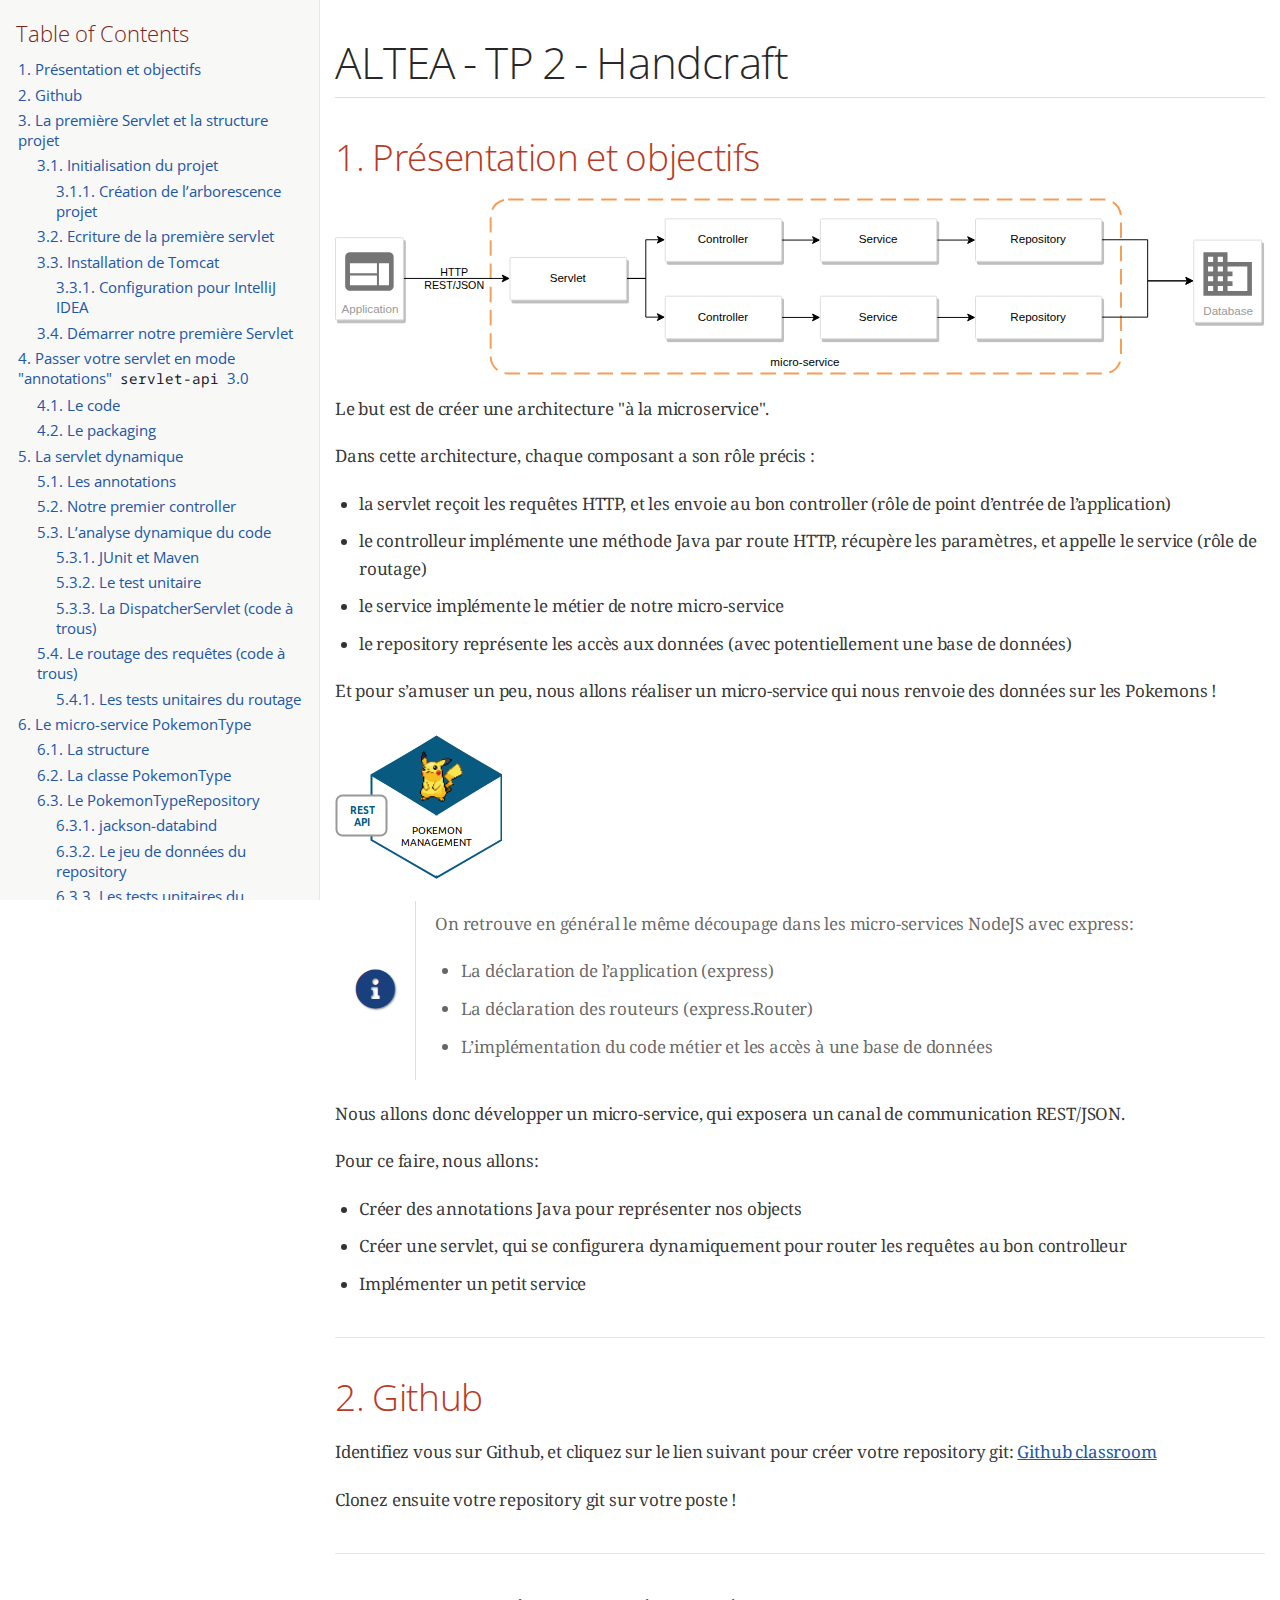
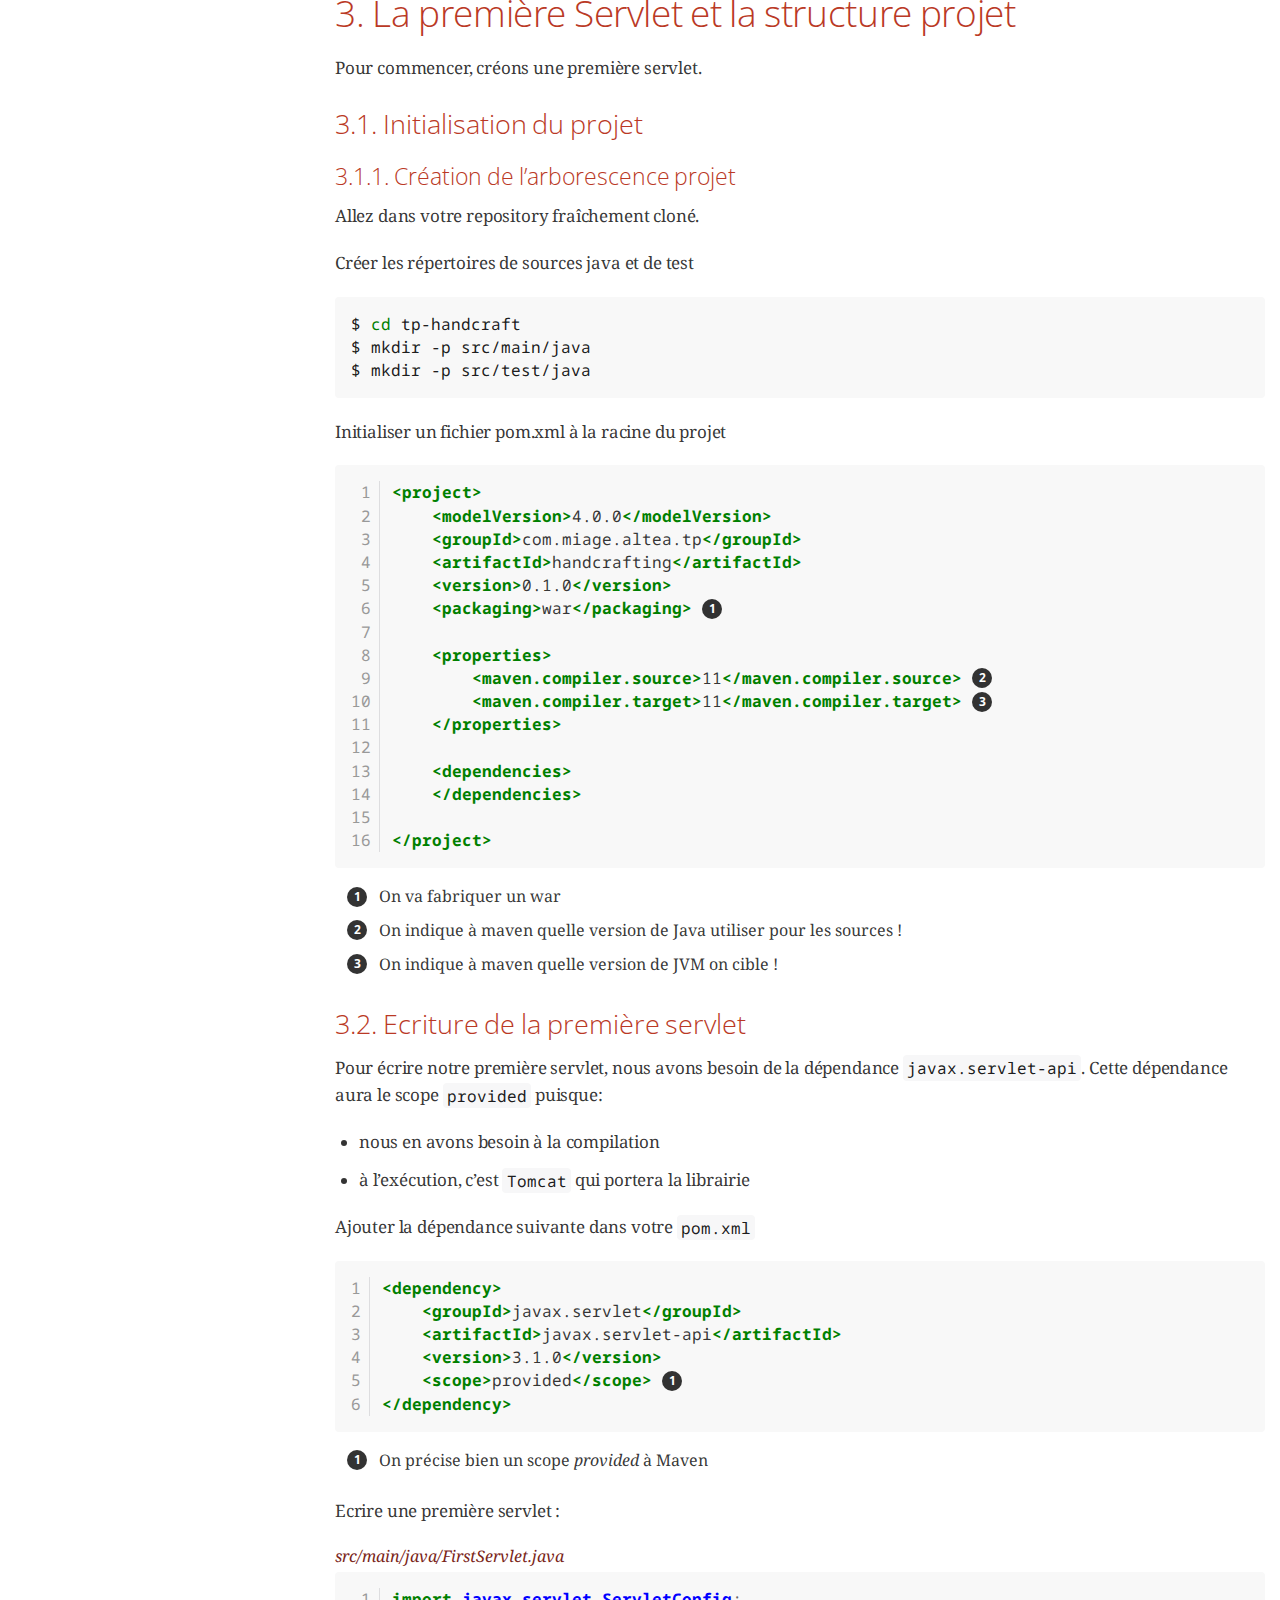
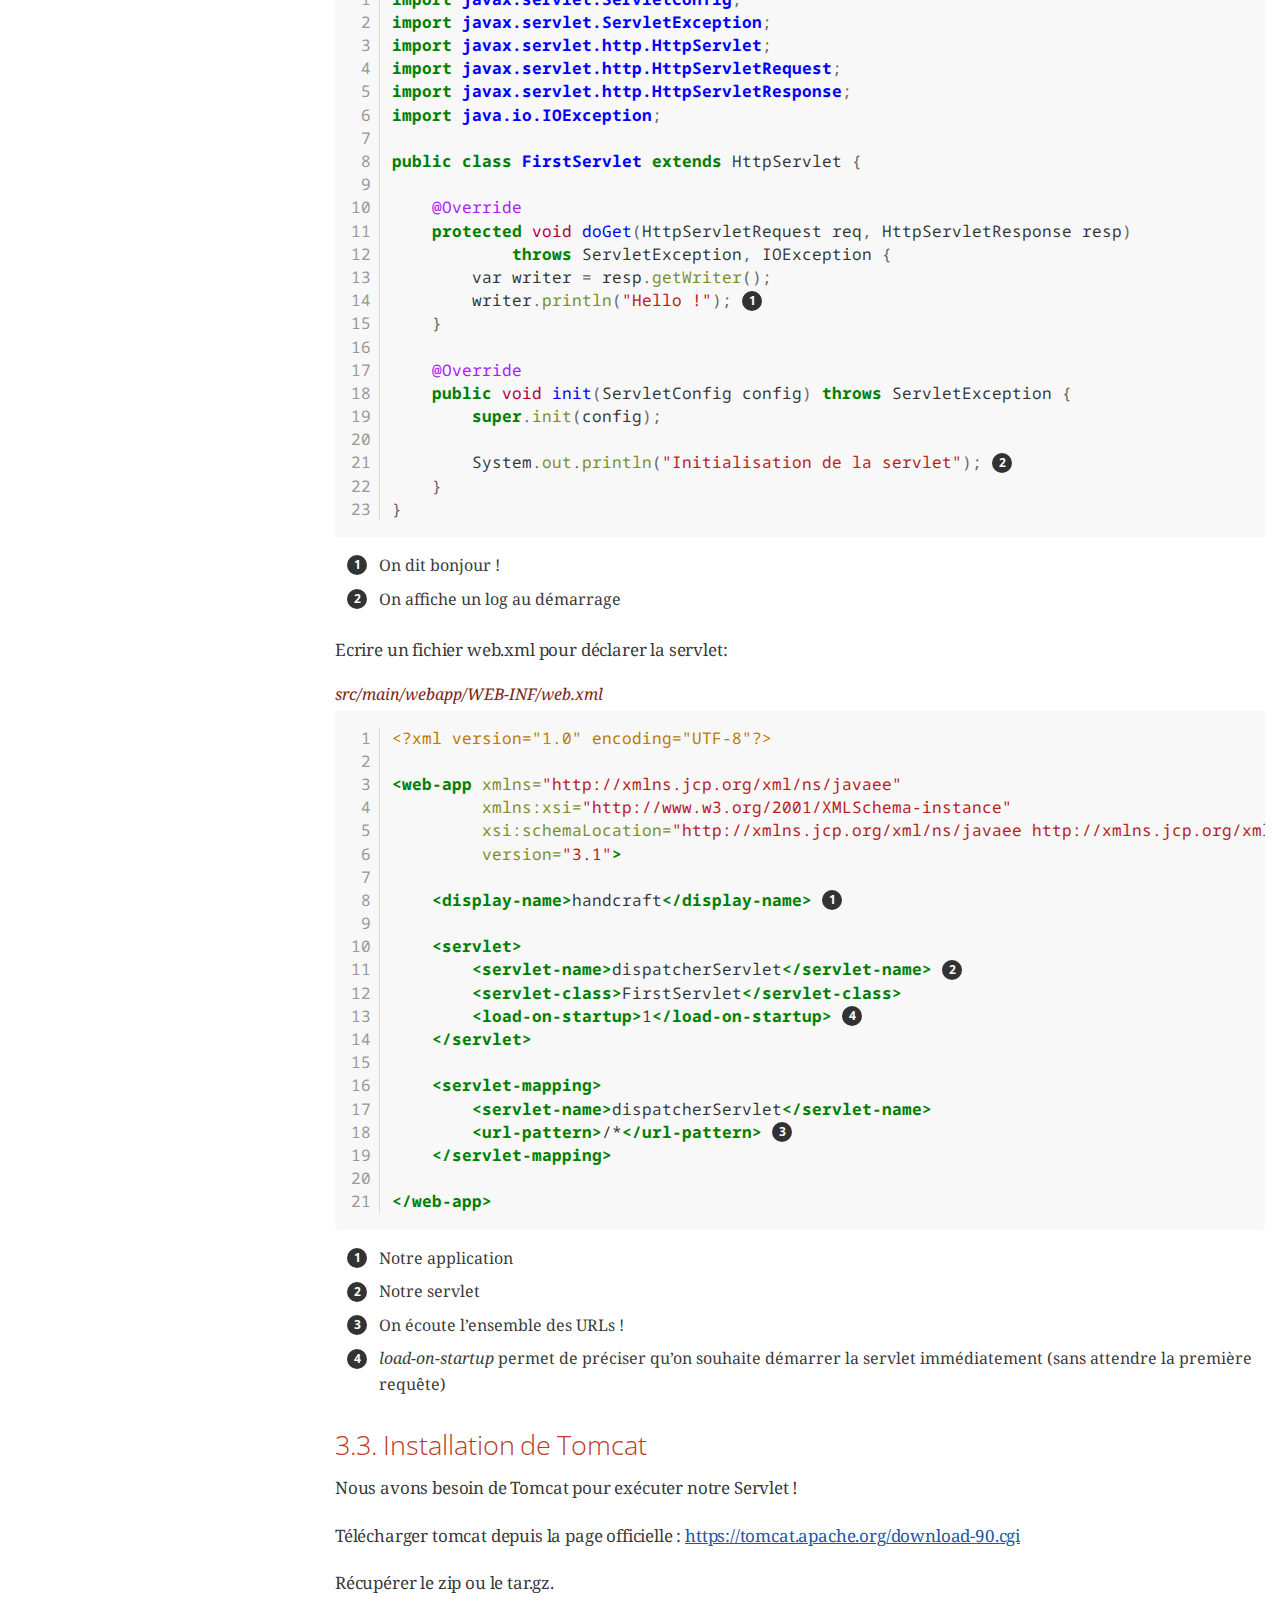
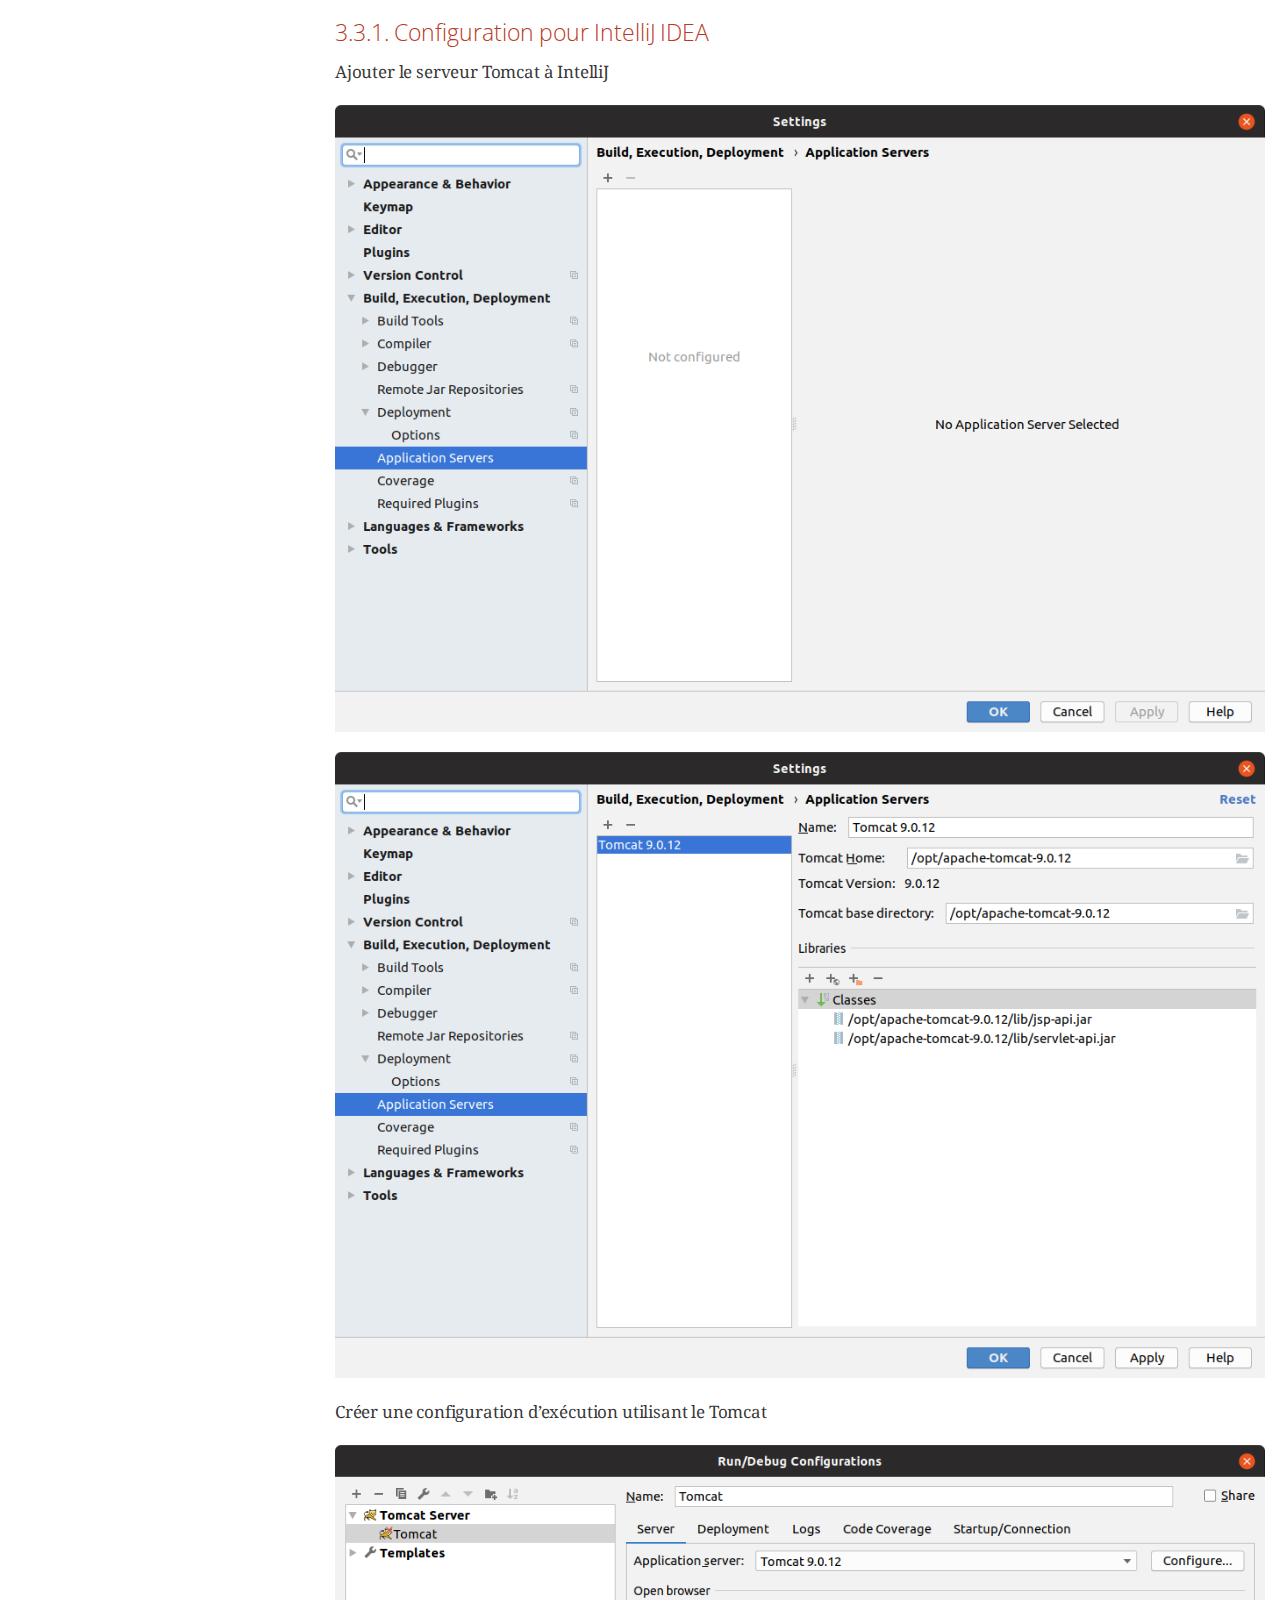
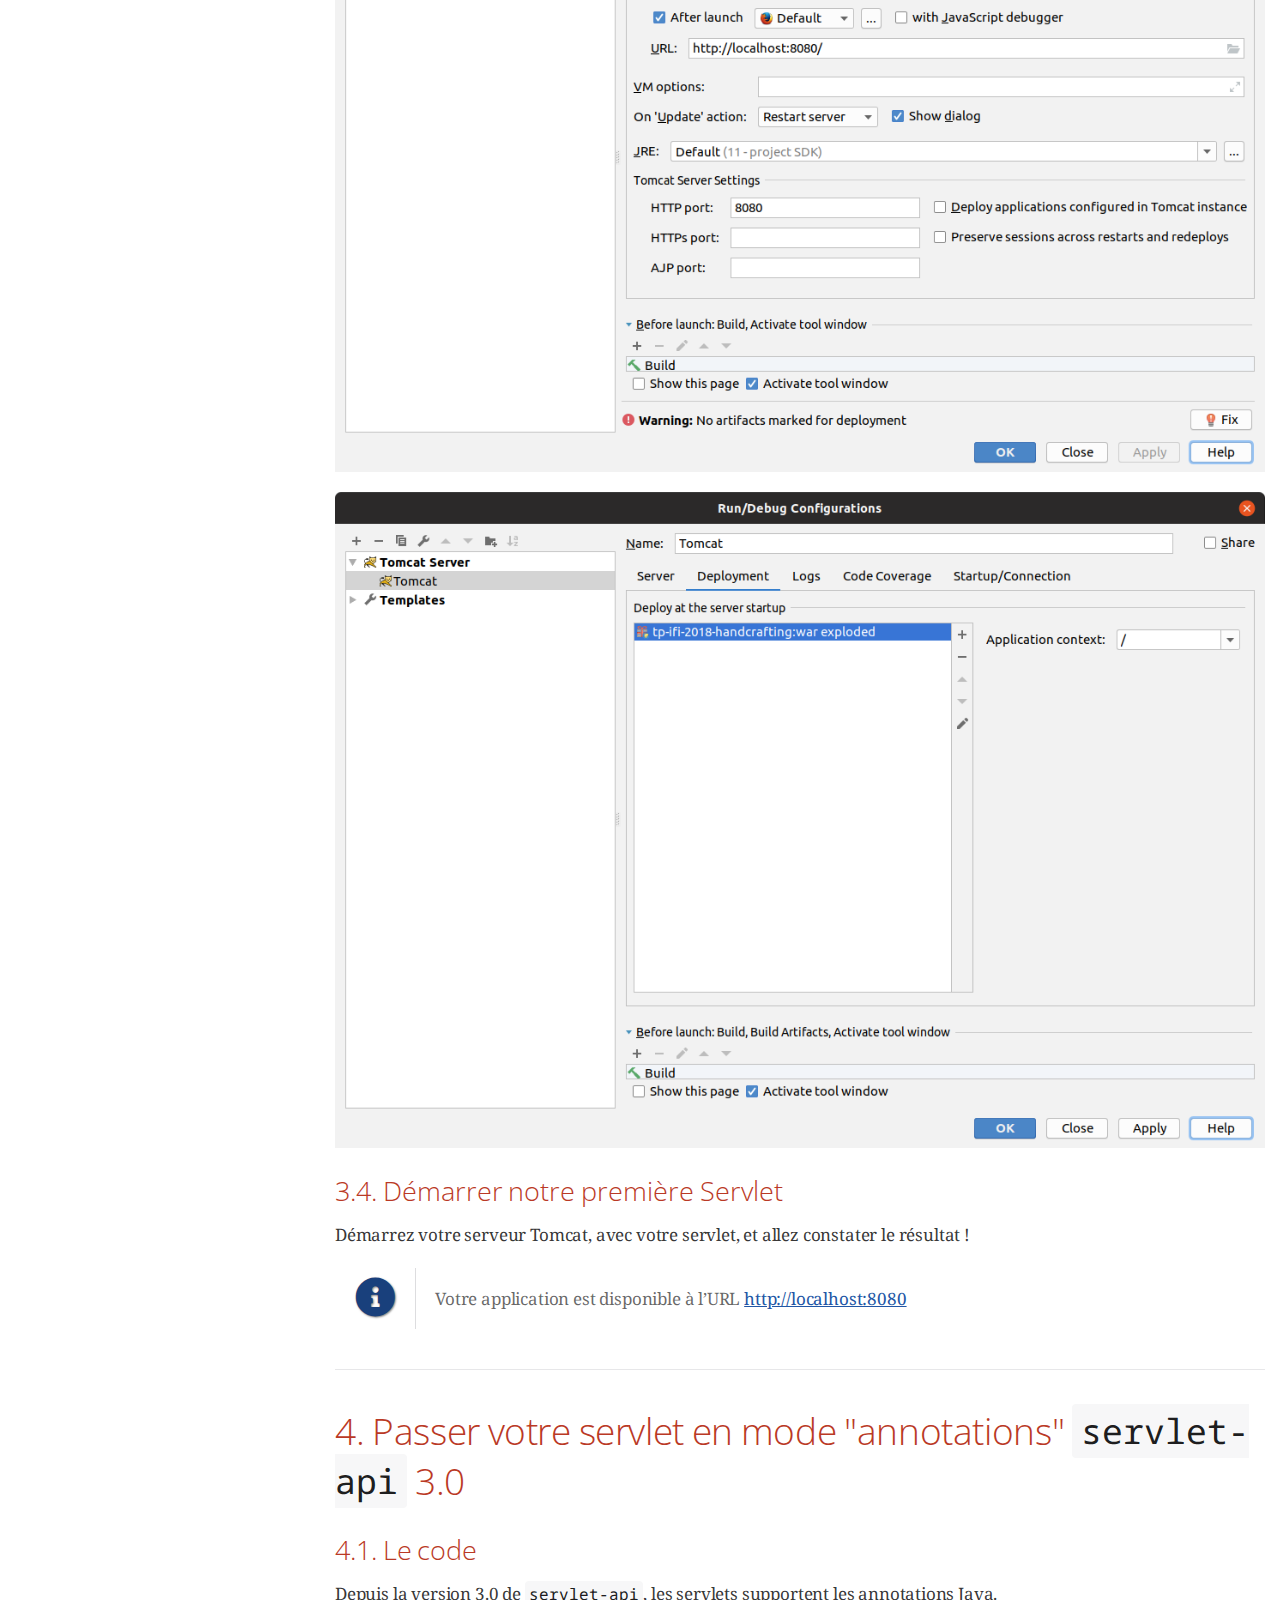
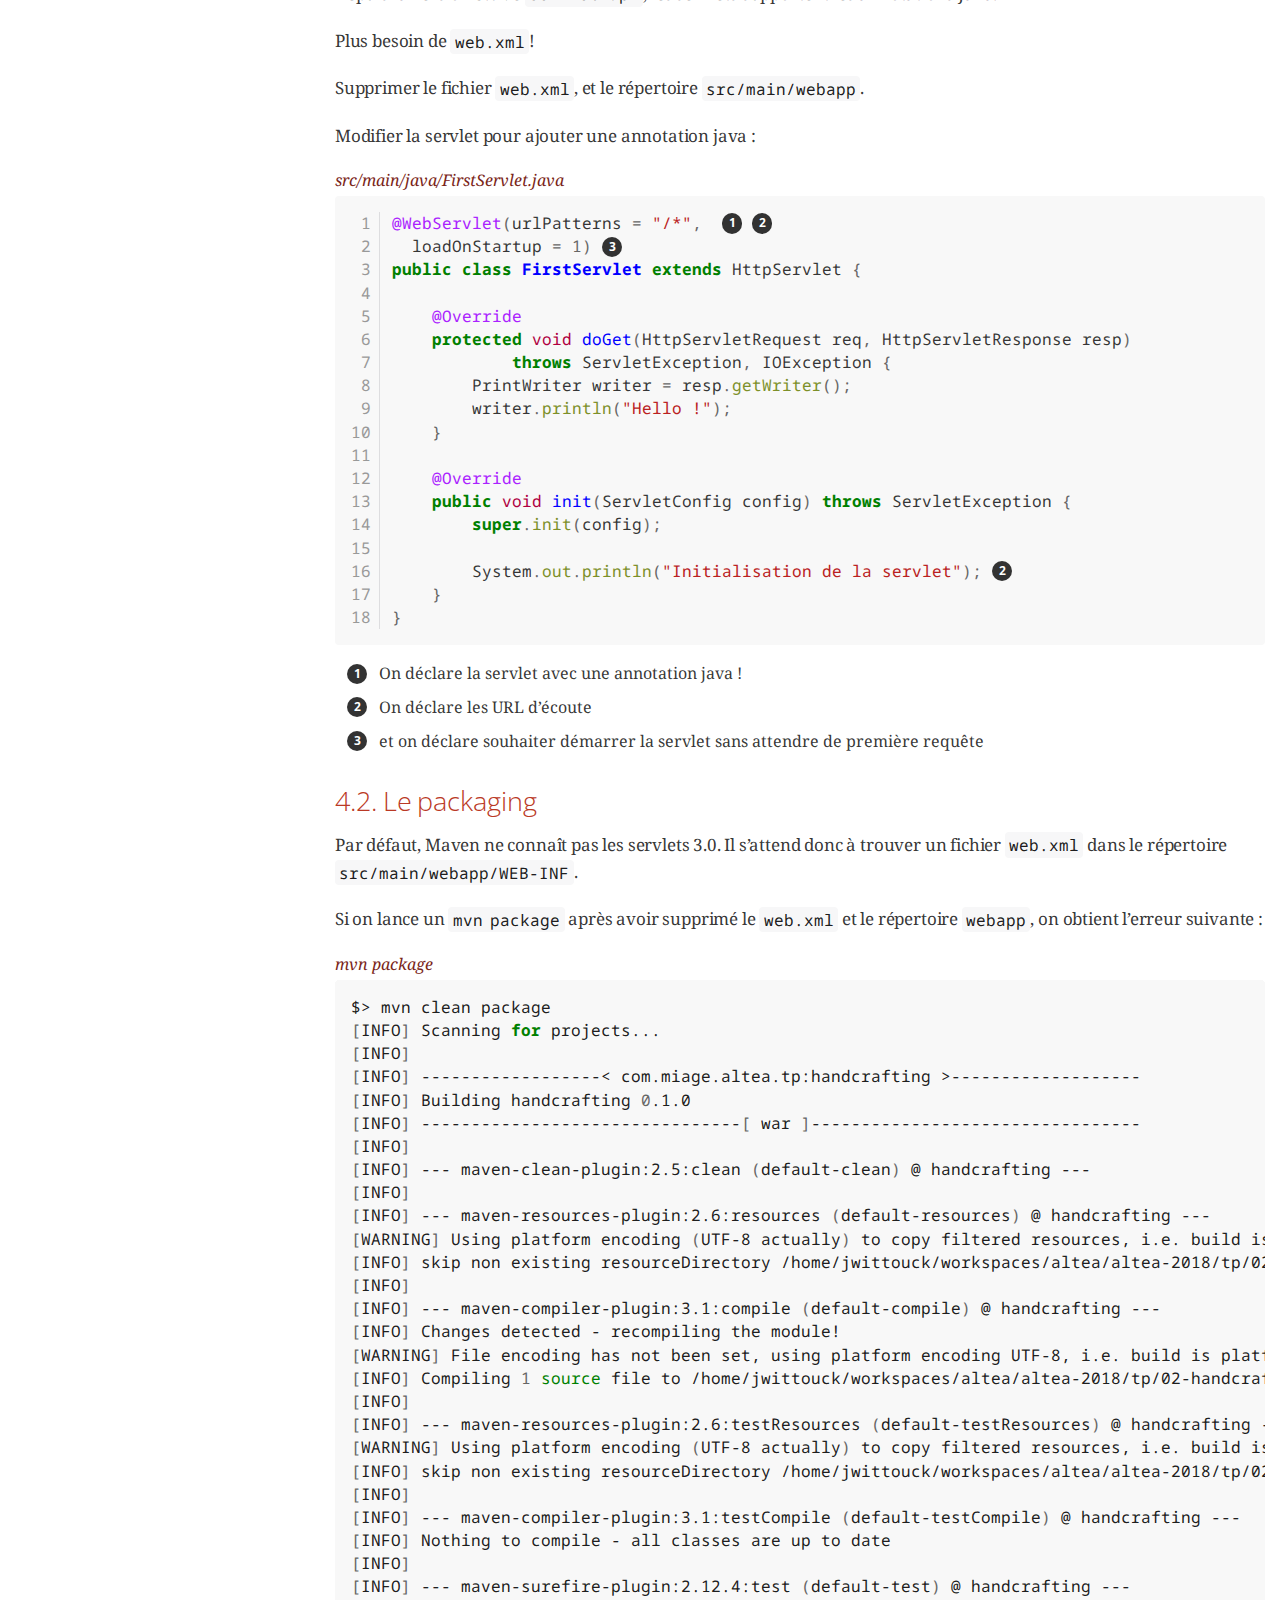
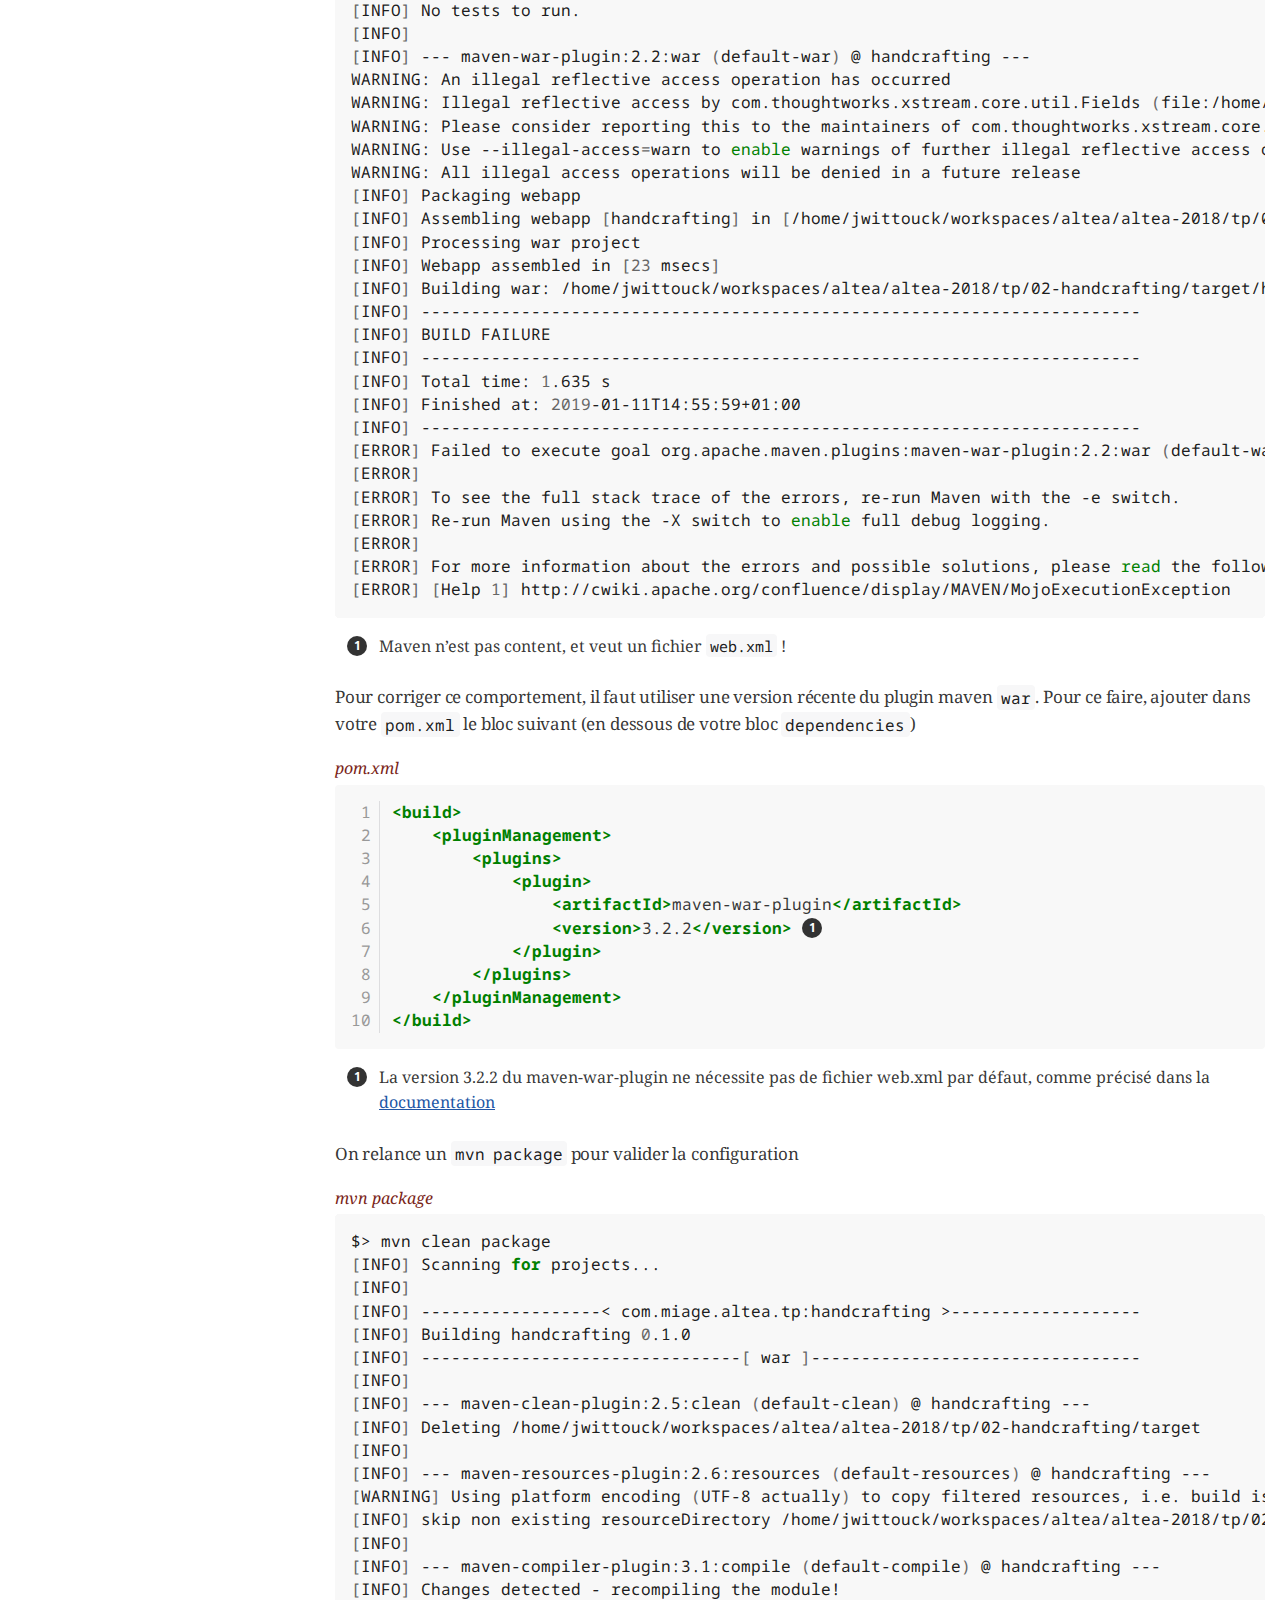
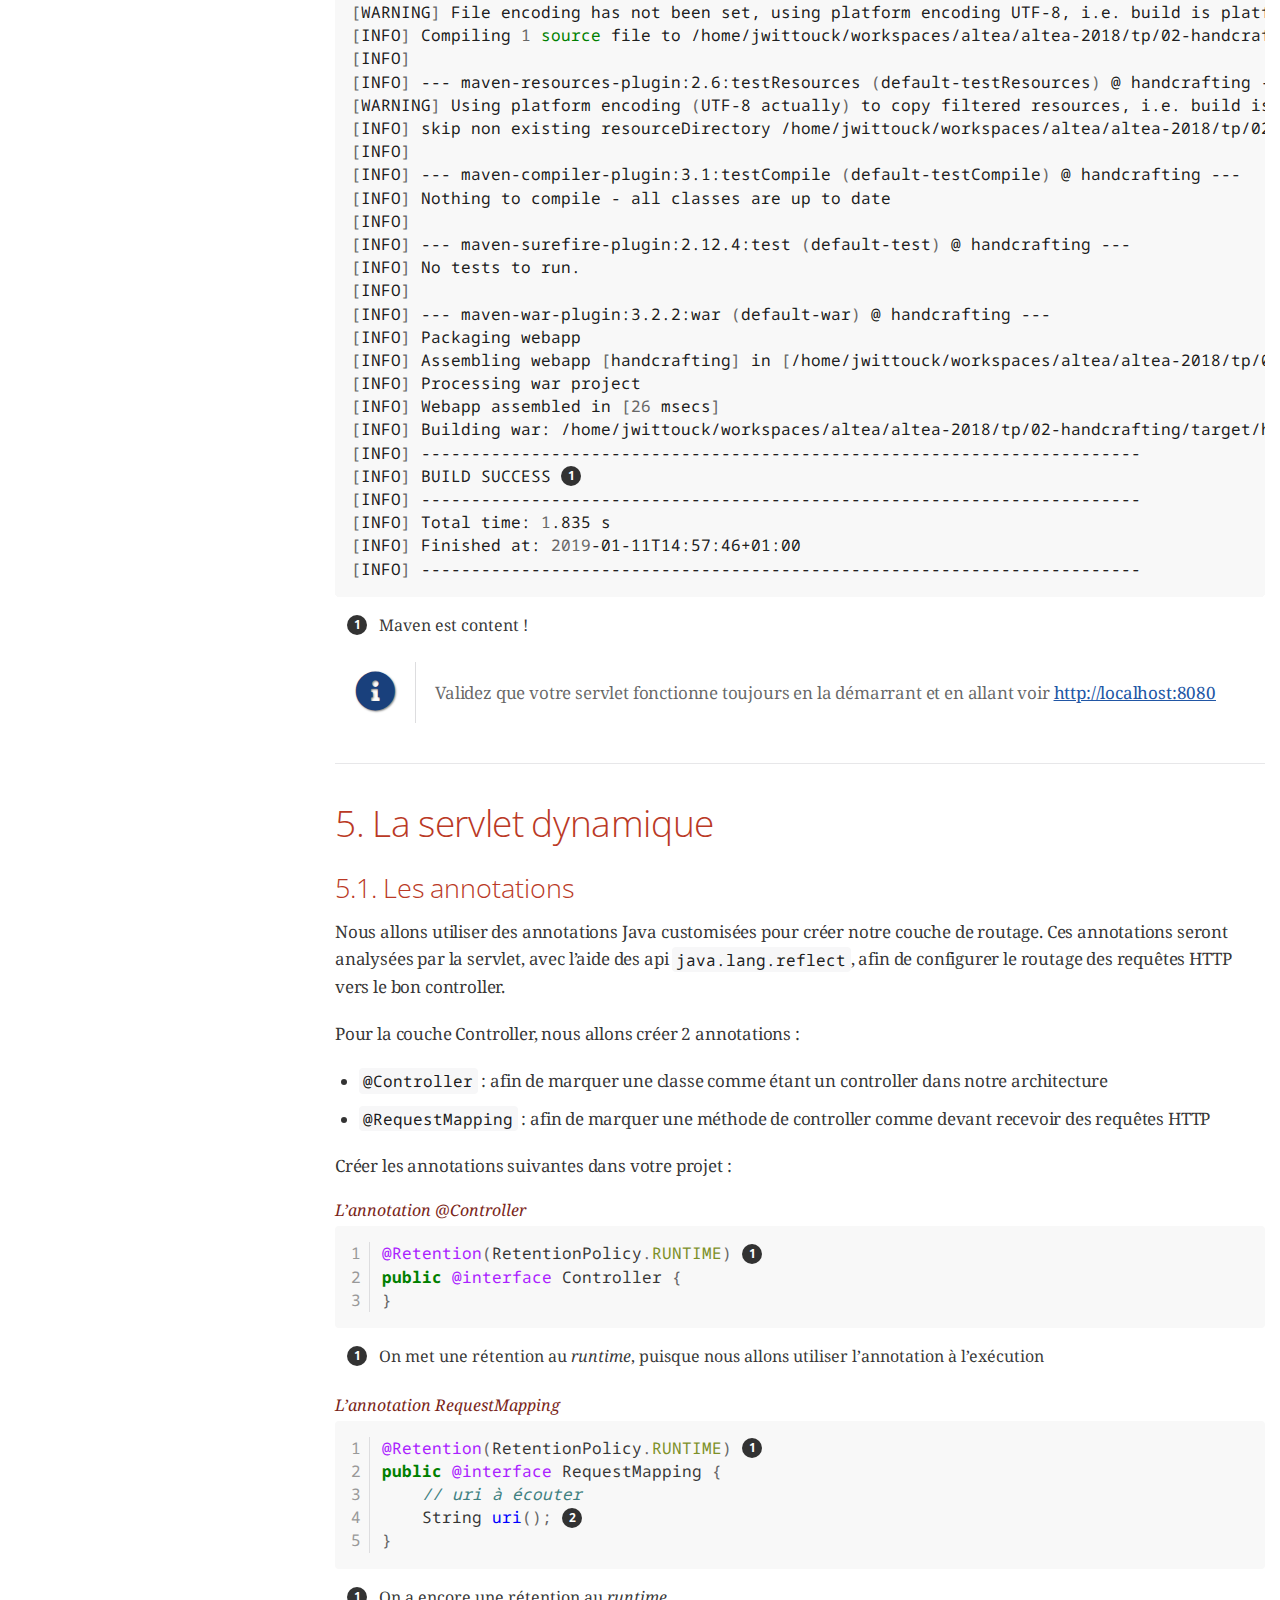
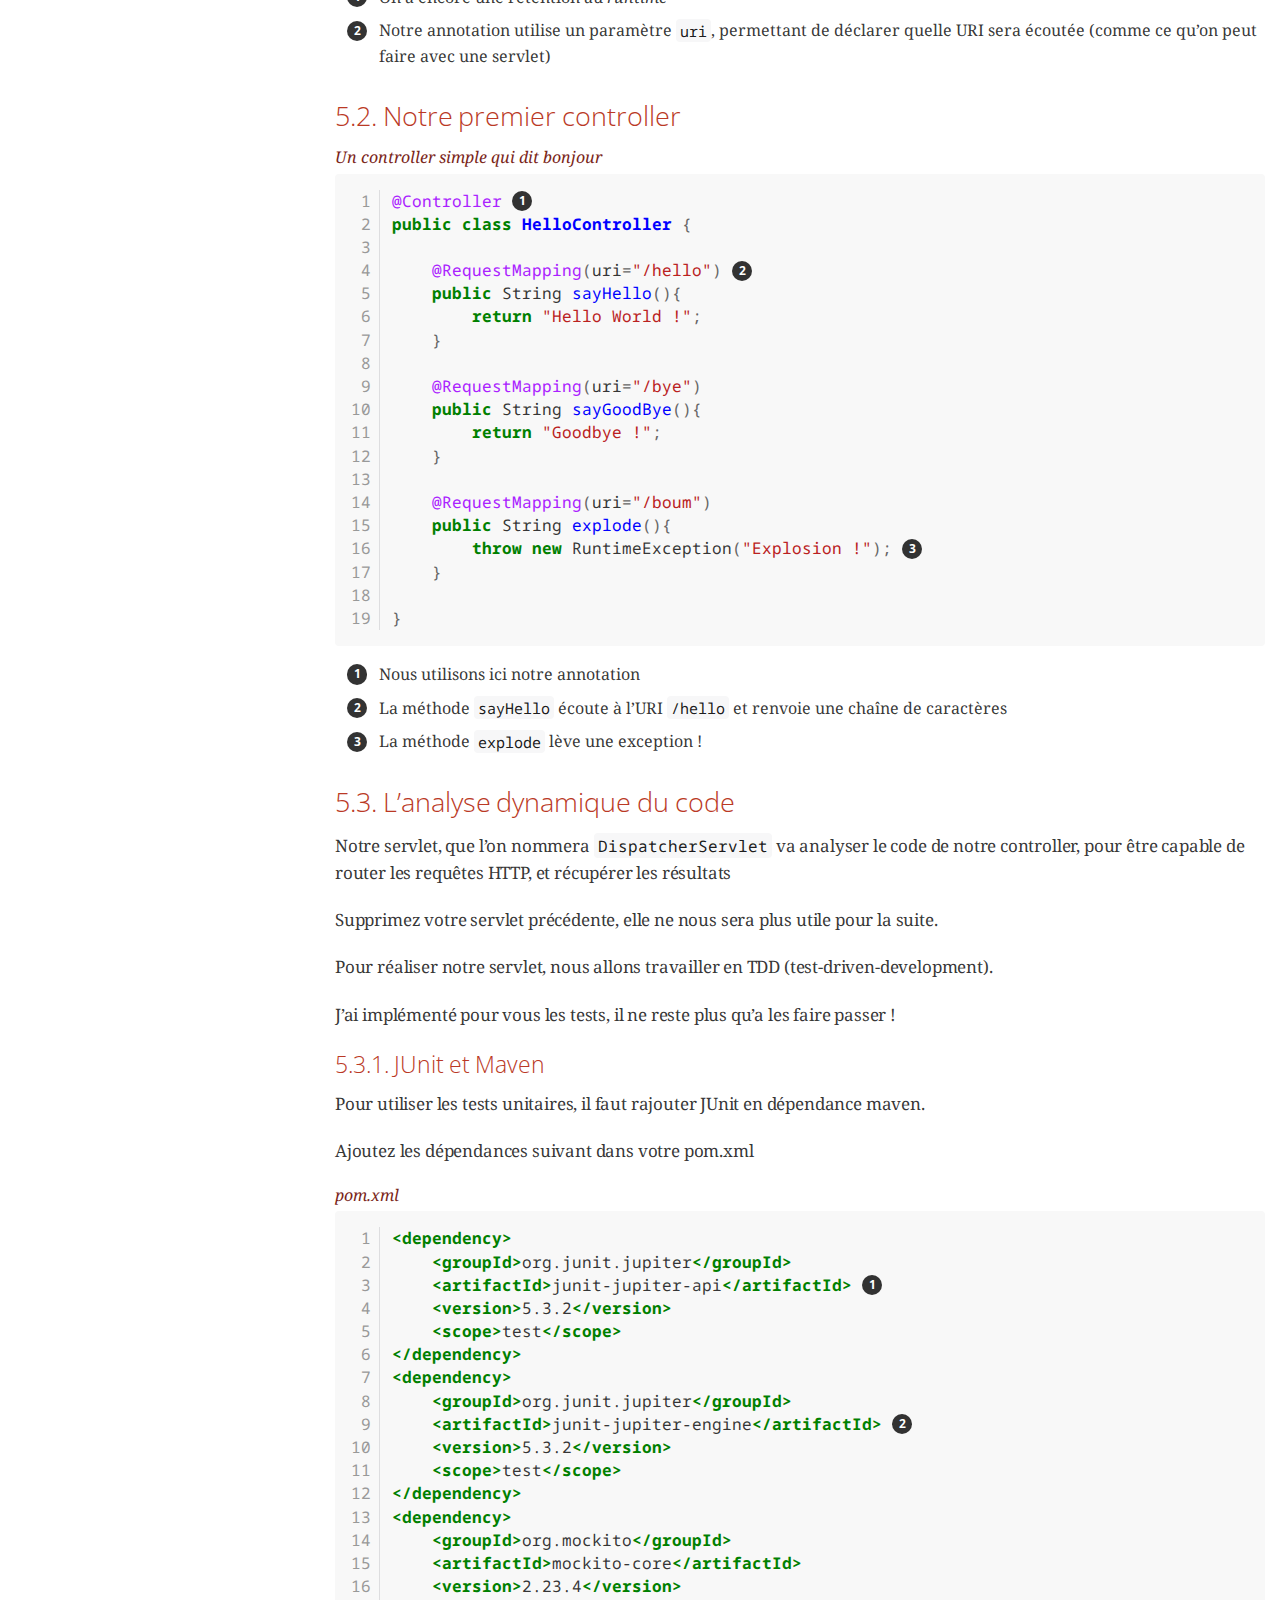
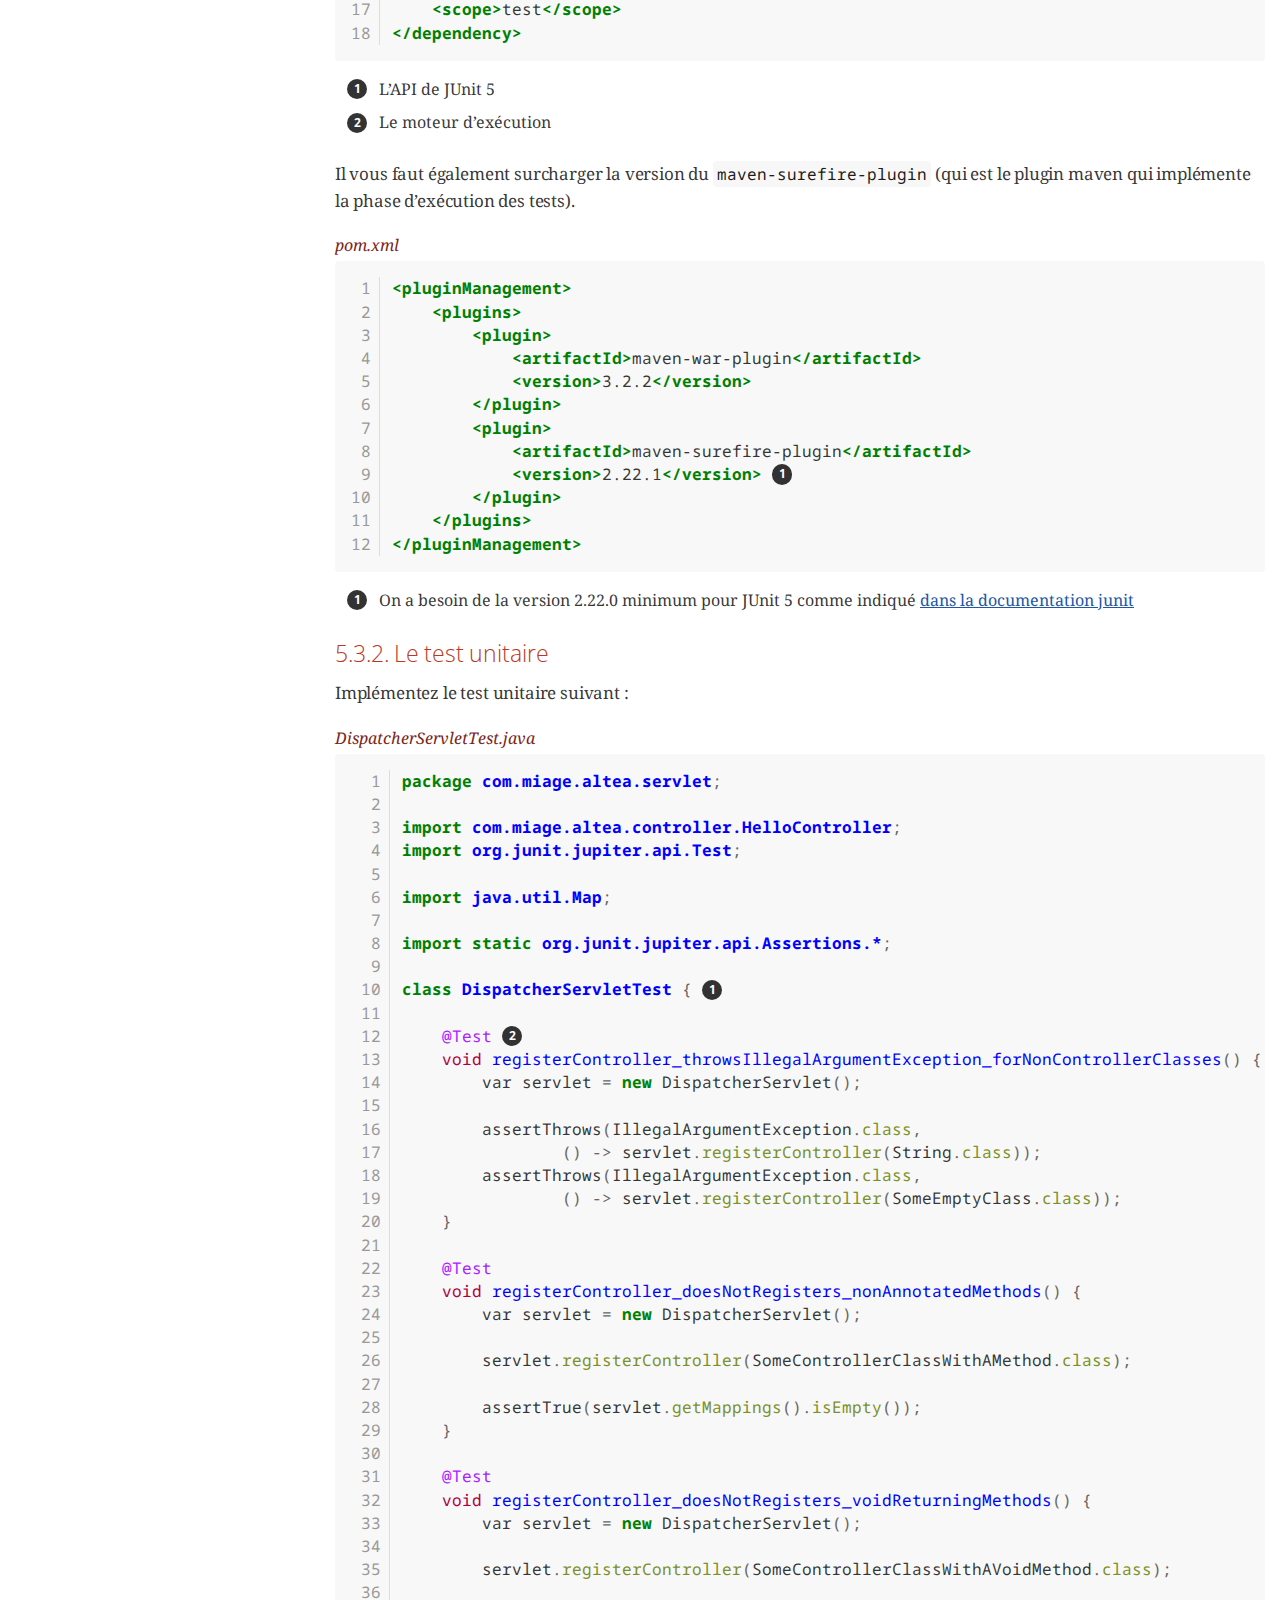
<file: cours/02-handcrafting/02-tp-handcrafting.html>
<!DOCTYPE html>
<html lang="en">
<head>
<meta charset="UTF-8">
<!--[if IE]><meta http-equiv="X-UA-Compatible" content="IE=edge"><![endif]-->
<meta name="viewport" content="width=device-width, initial-scale=1.0">
<meta name="generator" content="Asciidoctor 1.5.8">
<title>ALTEA - TP 2 - Handcraft</title>
<link rel="stylesheet" href="https://fonts.googleapis.com/css?family=Open+Sans:300,300italic,400,400italic,600,600italic%7CNoto+Serif:400,400italic,700,700italic%7CDroid+Sans+Mono:400,700">
<style>
/* Asciidoctor default stylesheet | MIT License | http://asciidoctor.org */
/* Uncomment @import statement below to use as custom stylesheet */
/*@import "https://fonts.googleapis.com/css?family=Open+Sans:300,300italic,400,400italic,600,600italic%7CNoto+Serif:400,400italic,700,700italic%7CDroid+Sans+Mono:400,700";*/
article,aside,details,figcaption,figure,footer,header,hgroup,main,nav,section,summary{display:block}
audio,canvas,video{display:inline-block}
audio:not([controls]){display:none;height:0}
script{display:none!important}
html{font-family:sans-serif;-ms-text-size-adjust:100%;-webkit-text-size-adjust:100%}
a{background:transparent}
a:focus{outline:thin dotted}
a:active,a:hover{outline:0}
h1{font-size:2em;margin:.67em 0}
abbr[title]{border-bottom:1px dotted}
b,strong{font-weight:bold}
dfn{font-style:italic}
hr{-moz-box-sizing:content-box;box-sizing:content-box;height:0}
mark{background:#ff0;color:#000}
code,kbd,pre,samp{font-family:monospace;font-size:1em}
pre{white-space:pre-wrap}
q{quotes:"\201C" "\201D" "\2018" "\2019"}
small{font-size:80%}
sub,sup{font-size:75%;line-height:0;position:relative;vertical-align:baseline}
sup{top:-.5em}
sub{bottom:-.25em}
img{border:0}
svg:not(:root){overflow:hidden}
figure{margin:0}
fieldset{border:1px solid silver;margin:0 2px;padding:.35em .625em .75em}
legend{border:0;padding:0}
button,input,select,textarea{font-family:inherit;font-size:100%;margin:0}
button,input{line-height:normal}
button,select{text-transform:none}
button,html input[type="button"],input[type="reset"],input[type="submit"]{-webkit-appearance:button;cursor:pointer}
button[disabled],html input[disabled]{cursor:default}
input[type="checkbox"],input[type="radio"]{box-sizing:border-box;padding:0}
button::-moz-focus-inner,input::-moz-focus-inner{border:0;padding:0}
textarea{overflow:auto;vertical-align:top}
table{border-collapse:collapse;border-spacing:0}
*,*::before,*::after{-moz-box-sizing:border-box;-webkit-box-sizing:border-box;box-sizing:border-box}
html,body{font-size:100%}
body{background:#fff;color:rgba(0,0,0,.8);padding:0;margin:0;font-family:"Noto Serif","DejaVu Serif",serif;font-weight:400;font-style:normal;line-height:1;position:relative;cursor:auto;tab-size:4;-moz-osx-font-smoothing:grayscale;-webkit-font-smoothing:antialiased}
a:hover{cursor:pointer}
img,object,embed{max-width:100%;height:auto}
object,embed{height:100%}
img{-ms-interpolation-mode:bicubic}
.left{float:left!important}
.right{float:right!important}
.text-left{text-align:left!important}
.text-right{text-align:right!important}
.text-center{text-align:center!important}
.text-justify{text-align:justify!important}
.hide{display:none}
img,object,svg{display:inline-block;vertical-align:middle}
textarea{height:auto;min-height:50px}
select{width:100%}
.center{margin-left:auto;margin-right:auto}
.stretch{width:100%}
.subheader,.admonitionblock td.content>.title,.audioblock>.title,.exampleblock>.title,.imageblock>.title,.listingblock>.title,.literalblock>.title,.stemblock>.title,.openblock>.title,.paragraph>.title,.quoteblock>.title,table.tableblock>.title,.verseblock>.title,.videoblock>.title,.dlist>.title,.olist>.title,.ulist>.title,.qlist>.title,.hdlist>.title{line-height:1.45;color:#7a2518;font-weight:400;margin-top:0;margin-bottom:.25em}
div,dl,dt,dd,ul,ol,li,h1,h2,h3,#toctitle,.sidebarblock>.content>.title,h4,h5,h6,pre,form,p,blockquote,th,td{margin:0;padding:0;direction:ltr}
a{color:#2156a5;text-decoration:underline;line-height:inherit}
a:hover,a:focus{color:#1d4b8f}
a img{border:none}
p{font-family:inherit;font-weight:400;font-size:1em;line-height:1.6;margin-bottom:1.25em;text-rendering:optimizeLegibility}
p aside{font-size:.875em;line-height:1.35;font-style:italic}
h1,h2,h3,#toctitle,.sidebarblock>.content>.title,h4,h5,h6{font-family:"Open Sans","DejaVu Sans",sans-serif;font-weight:300;font-style:normal;color:#ba3925;text-rendering:optimizeLegibility;margin-top:1em;margin-bottom:.5em;line-height:1.0125em}
h1 small,h2 small,h3 small,#toctitle small,.sidebarblock>.content>.title small,h4 small,h5 small,h6 small{font-size:60%;color:#e99b8f;line-height:0}
h1{font-size:2.125em}
h2{font-size:1.6875em}
h3,#toctitle,.sidebarblock>.content>.title{font-size:1.375em}
h4,h5{font-size:1.125em}
h6{font-size:1em}
hr{border:solid #dddddf;border-width:1px 0 0;clear:both;margin:1.25em 0 1.1875em;height:0}
em,i{font-style:italic;line-height:inherit}
strong,b{font-weight:bold;line-height:inherit}
small{font-size:60%;line-height:inherit}
code{font-family:"Droid Sans Mono","DejaVu Sans Mono",monospace;font-weight:400;color:rgba(0,0,0,.9)}
ul,ol,dl{font-size:1em;line-height:1.6;margin-bottom:1.25em;list-style-position:outside;font-family:inherit}
ul,ol{margin-left:1.5em}
ul li ul,ul li ol{margin-left:1.25em;margin-bottom:0;font-size:1em}
ul.square li ul,ul.circle li ul,ul.disc li ul{list-style:inherit}
ul.square{list-style-type:square}
ul.circle{list-style-type:circle}
ul.disc{list-style-type:disc}
ol li ul,ol li ol{margin-left:1.25em;margin-bottom:0}
dl dt{margin-bottom:.3125em;font-weight:bold}
dl dd{margin-bottom:1.25em}
abbr,acronym{text-transform:uppercase;font-size:90%;color:rgba(0,0,0,.8);border-bottom:1px dotted #ddd;cursor:help}
abbr{text-transform:none}
blockquote{margin:0 0 1.25em;padding:.5625em 1.25em 0 1.1875em;border-left:1px solid #ddd}
blockquote cite{display:block;font-size:.9375em;color:rgba(0,0,0,.6)}
blockquote cite::before{content:"\2014 \0020"}
blockquote cite a,blockquote cite a:visited{color:rgba(0,0,0,.6)}
blockquote,blockquote p{line-height:1.6;color:rgba(0,0,0,.85)}
@media screen and (min-width:768px){h1,h2,h3,#toctitle,.sidebarblock>.content>.title,h4,h5,h6{line-height:1.2}
h1{font-size:2.75em}
h2{font-size:2.3125em}
h3,#toctitle,.sidebarblock>.content>.title{font-size:1.6875em}
h4{font-size:1.4375em}}
table{background:#fff;margin-bottom:1.25em;border:solid 1px #dedede}
table thead,table tfoot{background:#f7f8f7}
table thead tr th,table thead tr td,table tfoot tr th,table tfoot tr td{padding:.5em .625em .625em;font-size:inherit;color:rgba(0,0,0,.8);text-align:left}
table tr th,table tr td{padding:.5625em .625em;font-size:inherit;color:rgba(0,0,0,.8)}
table tr.even,table tr.alt,table tr:nth-of-type(even){background:#f8f8f7}
table thead tr th,table tfoot tr th,table tbody tr td,table tr td,table tfoot tr td{display:table-cell;line-height:1.6}
h1,h2,h3,#toctitle,.sidebarblock>.content>.title,h4,h5,h6{line-height:1.2;word-spacing:-.05em}
h1 strong,h2 strong,h3 strong,#toctitle strong,.sidebarblock>.content>.title strong,h4 strong,h5 strong,h6 strong{font-weight:400}
.clearfix::before,.clearfix::after,.float-group::before,.float-group::after{content:" ";display:table}
.clearfix::after,.float-group::after{clear:both}
*:not(pre)>code{font-size:.9375em;font-style:normal!important;letter-spacing:0;padding:.1em .5ex;word-spacing:-.15em;background-color:#f7f7f8;-webkit-border-radius:4px;border-radius:4px;line-height:1.45;text-rendering:optimizeSpeed;word-wrap:break-word}
*:not(pre)>code.nobreak{word-wrap:normal}
*:not(pre)>code.nowrap{white-space:nowrap}
pre,pre>code{line-height:1.45;color:rgba(0,0,0,.9);font-family:"Droid Sans Mono","DejaVu Sans Mono",monospace;font-weight:400;text-rendering:optimizeSpeed}
em em{font-style:normal}
strong strong{font-weight:400}
.keyseq{color:rgba(51,51,51,.8)}
kbd{font-family:"Droid Sans Mono","DejaVu Sans Mono",monospace;display:inline-block;color:rgba(0,0,0,.8);font-size:.65em;line-height:1.45;background-color:#f7f7f7;border:1px solid #ccc;-webkit-border-radius:3px;border-radius:3px;-webkit-box-shadow:0 1px 0 rgba(0,0,0,.2),0 0 0 .1em white inset;box-shadow:0 1px 0 rgba(0,0,0,.2),0 0 0 .1em #fff inset;margin:0 .15em;padding:.2em .5em;vertical-align:middle;position:relative;top:-.1em;white-space:nowrap}
.keyseq kbd:first-child{margin-left:0}
.keyseq kbd:last-child{margin-right:0}
.menuseq,.menuref{color:#000}
.menuseq b:not(.caret),.menuref{font-weight:inherit}
.menuseq{word-spacing:-.02em}
.menuseq b.caret{font-size:1.25em;line-height:.8}
.menuseq i.caret{font-weight:bold;text-align:center;width:.45em}
b.button::before,b.button::after{position:relative;top:-1px;font-weight:400}
b.button::before{content:"[";padding:0 3px 0 2px}
b.button::after{content:"]";padding:0 2px 0 3px}
p a>code:hover{color:rgba(0,0,0,.9)}
#header,#content,#footnotes,#footer{width:100%;margin-left:auto;margin-right:auto;margin-top:0;margin-bottom:0;max-width:62.5em;*zoom:1;position:relative;padding-left:.9375em;padding-right:.9375em}
#header::before,#header::after,#content::before,#content::after,#footnotes::before,#footnotes::after,#footer::before,#footer::after{content:" ";display:table}
#header::after,#content::after,#footnotes::after,#footer::after{clear:both}
#content{margin-top:1.25em}
#content::before{content:none}
#header>h1:first-child{color:rgba(0,0,0,.85);margin-top:2.25rem;margin-bottom:0}
#header>h1:first-child+#toc{margin-top:8px;border-top:1px solid #dddddf}
#header>h1:only-child,body.toc2 #header>h1:nth-last-child(2){border-bottom:1px solid #dddddf;padding-bottom:8px}
#header .details{border-bottom:1px solid #dddddf;line-height:1.45;padding-top:.25em;padding-bottom:.25em;padding-left:.25em;color:rgba(0,0,0,.6);display:-ms-flexbox;display:-webkit-flex;display:flex;-ms-flex-flow:row wrap;-webkit-flex-flow:row wrap;flex-flow:row wrap}
#header .details span:first-child{margin-left:-.125em}
#header .details span.email a{color:rgba(0,0,0,.85)}
#header .details br{display:none}
#header .details br+span::before{content:"\00a0\2013\00a0"}
#header .details br+span.author::before{content:"\00a0\22c5\00a0";color:rgba(0,0,0,.85)}
#header .details br+span#revremark::before{content:"\00a0|\00a0"}
#header #revnumber{text-transform:capitalize}
#header #revnumber::after{content:"\00a0"}
#content>h1:first-child:not([class]){color:rgba(0,0,0,.85);border-bottom:1px solid #dddddf;padding-bottom:8px;margin-top:0;padding-top:1rem;margin-bottom:1.25rem}
#toc{border-bottom:1px solid #e7e7e9;padding-bottom:.5em}
#toc>ul{margin-left:.125em}
#toc ul.sectlevel0>li>a{font-style:italic}
#toc ul.sectlevel0 ul.sectlevel1{margin:.5em 0}
#toc ul{font-family:"Open Sans","DejaVu Sans",sans-serif;list-style-type:none}
#toc li{line-height:1.3334;margin-top:.3334em}
#toc a{text-decoration:none}
#toc a:active{text-decoration:underline}
#toctitle{color:#7a2518;font-size:1.2em}
@media screen and (min-width:768px){#toctitle{font-size:1.375em}
body.toc2{padding-left:15em;padding-right:0}
#toc.toc2{margin-top:0!important;background-color:#f8f8f7;position:fixed;width:15em;left:0;top:0;border-right:1px solid #e7e7e9;border-top-width:0!important;border-bottom-width:0!important;z-index:1000;padding:1.25em 1em;height:100%;overflow:auto}
#toc.toc2 #toctitle{margin-top:0;margin-bottom:.8rem;font-size:1.2em}
#toc.toc2>ul{font-size:.9em;margin-bottom:0}
#toc.toc2 ul ul{margin-left:0;padding-left:1em}
#toc.toc2 ul.sectlevel0 ul.sectlevel1{padding-left:0;margin-top:.5em;margin-bottom:.5em}
body.toc2.toc-right{padding-left:0;padding-right:15em}
body.toc2.toc-right #toc.toc2{border-right-width:0;border-left:1px solid #e7e7e9;left:auto;right:0}}
@media screen and (min-width:1280px){body.toc2{padding-left:20em;padding-right:0}
#toc.toc2{width:20em}
#toc.toc2 #toctitle{font-size:1.375em}
#toc.toc2>ul{font-size:.95em}
#toc.toc2 ul ul{padding-left:1.25em}
body.toc2.toc-right{padding-left:0;padding-right:20em}}
#content #toc{border-style:solid;border-width:1px;border-color:#e0e0dc;margin-bottom:1.25em;padding:1.25em;background:#f8f8f7;-webkit-border-radius:4px;border-radius:4px}
#content #toc>:first-child{margin-top:0}
#content #toc>:last-child{margin-bottom:0}
#footer{max-width:100%;background-color:rgba(0,0,0,.8);padding:1.25em}
#footer-text{color:rgba(255,255,255,.8);line-height:1.44}
#content{margin-bottom:.625em}
.sect1{padding-bottom:.625em}
@media screen and (min-width:768px){#content{margin-bottom:1.25em}
.sect1{padding-bottom:1.25em}}
.sect1:last-child{padding-bottom:0}
.sect1+.sect1{border-top:1px solid #e7e7e9}
#content h1>a.anchor,h2>a.anchor,h3>a.anchor,#toctitle>a.anchor,.sidebarblock>.content>.title>a.anchor,h4>a.anchor,h5>a.anchor,h6>a.anchor{position:absolute;z-index:1001;width:1.5ex;margin-left:-1.5ex;display:block;text-decoration:none!important;visibility:hidden;text-align:center;font-weight:400}
#content h1>a.anchor::before,h2>a.anchor::before,h3>a.anchor::before,#toctitle>a.anchor::before,.sidebarblock>.content>.title>a.anchor::before,h4>a.anchor::before,h5>a.anchor::before,h6>a.anchor::before{content:"\00A7";font-size:.85em;display:block;padding-top:.1em}
#content h1:hover>a.anchor,#content h1>a.anchor:hover,h2:hover>a.anchor,h2>a.anchor:hover,h3:hover>a.anchor,#toctitle:hover>a.anchor,.sidebarblock>.content>.title:hover>a.anchor,h3>a.anchor:hover,#toctitle>a.anchor:hover,.sidebarblock>.content>.title>a.anchor:hover,h4:hover>a.anchor,h4>a.anchor:hover,h5:hover>a.anchor,h5>a.anchor:hover,h6:hover>a.anchor,h6>a.anchor:hover{visibility:visible}
#content h1>a.link,h2>a.link,h3>a.link,#toctitle>a.link,.sidebarblock>.content>.title>a.link,h4>a.link,h5>a.link,h6>a.link{color:#ba3925;text-decoration:none}
#content h1>a.link:hover,h2>a.link:hover,h3>a.link:hover,#toctitle>a.link:hover,.sidebarblock>.content>.title>a.link:hover,h4>a.link:hover,h5>a.link:hover,h6>a.link:hover{color:#a53221}
.audioblock,.imageblock,.literalblock,.listingblock,.stemblock,.videoblock{margin-bottom:1.25em}
.admonitionblock td.content>.title,.audioblock>.title,.exampleblock>.title,.imageblock>.title,.listingblock>.title,.literalblock>.title,.stemblock>.title,.openblock>.title,.paragraph>.title,.quoteblock>.title,table.tableblock>.title,.verseblock>.title,.videoblock>.title,.dlist>.title,.olist>.title,.ulist>.title,.qlist>.title,.hdlist>.title{text-rendering:optimizeLegibility;text-align:left;font-family:"Noto Serif","DejaVu Serif",serif;font-size:1rem;font-style:italic}
table.tableblock.fit-content>caption.title{white-space:nowrap;width:0}
.paragraph.lead>p,#preamble>.sectionbody>[class="paragraph"]:first-of-type p{font-size:1.21875em;line-height:1.6;color:rgba(0,0,0,.85)}
table.tableblock #preamble>.sectionbody>[class="paragraph"]:first-of-type p{font-size:inherit}
.admonitionblock>table{border-collapse:separate;border:0;background:none;width:100%}
.admonitionblock>table td.icon{text-align:center;width:80px}
.admonitionblock>table td.icon img{max-width:none}
.admonitionblock>table td.icon .title{font-weight:bold;font-family:"Open Sans","DejaVu Sans",sans-serif;text-transform:uppercase}
.admonitionblock>table td.content{padding-left:1.125em;padding-right:1.25em;border-left:1px solid #dddddf;color:rgba(0,0,0,.6)}
.admonitionblock>table td.content>:last-child>:last-child{margin-bottom:0}
.exampleblock>.content{border-style:solid;border-width:1px;border-color:#e6e6e6;margin-bottom:1.25em;padding:1.25em;background:#fff;-webkit-border-radius:4px;border-radius:4px}
.exampleblock>.content>:first-child{margin-top:0}
.exampleblock>.content>:last-child{margin-bottom:0}
.sidebarblock{border-style:solid;border-width:1px;border-color:#e0e0dc;margin-bottom:1.25em;padding:1.25em;background:#f8f8f7;-webkit-border-radius:4px;border-radius:4px}
.sidebarblock>:first-child{margin-top:0}
.sidebarblock>:last-child{margin-bottom:0}
.sidebarblock>.content>.title{color:#7a2518;margin-top:0;text-align:center}
.exampleblock>.content>:last-child>:last-child,.exampleblock>.content .olist>ol>li:last-child>:last-child,.exampleblock>.content .ulist>ul>li:last-child>:last-child,.exampleblock>.content .qlist>ol>li:last-child>:last-child,.sidebarblock>.content>:last-child>:last-child,.sidebarblock>.content .olist>ol>li:last-child>:last-child,.sidebarblock>.content .ulist>ul>li:last-child>:last-child,.sidebarblock>.content .qlist>ol>li:last-child>:last-child{margin-bottom:0}
.literalblock pre,.listingblock pre:not(.highlight),.listingblock pre[class="highlight"],.listingblock pre[class^="highlight "],.listingblock pre.CodeRay,.listingblock pre.prettyprint{background:#f7f7f8}
.sidebarblock .literalblock pre,.sidebarblock .listingblock pre:not(.highlight),.sidebarblock .listingblock pre[class="highlight"],.sidebarblock .listingblock pre[class^="highlight "],.sidebarblock .listingblock pre.CodeRay,.sidebarblock .listingblock pre.prettyprint{background:#f2f1f1}
.literalblock pre,.literalblock pre[class],.listingblock pre,.listingblock pre[class]{-webkit-border-radius:4px;border-radius:4px;word-wrap:break-word;overflow-x:auto;padding:1em;font-size:.8125em}
@media screen and (min-width:768px){.literalblock pre,.literalblock pre[class],.listingblock pre,.listingblock pre[class]{font-size:.90625em}}
@media screen and (min-width:1280px){.literalblock pre,.literalblock pre[class],.listingblock pre,.listingblock pre[class]{font-size:1em}}
.literalblock pre.nowrap,.literalblock pre.nowrap pre,.listingblock pre.nowrap,.listingblock pre.nowrap pre{white-space:pre;word-wrap:normal}
.literalblock.output pre{color:#f7f7f8;background-color:rgba(0,0,0,.9)}
.listingblock pre.highlightjs{padding:0}
.listingblock pre.highlightjs>code{padding:1em;-webkit-border-radius:4px;border-radius:4px}
.listingblock pre.prettyprint{border-width:0}
.listingblock>.content{position:relative}
.listingblock code[data-lang]::before{display:none;content:attr(data-lang);position:absolute;font-size:.75em;top:.425rem;right:.5rem;line-height:1;text-transform:uppercase;color:#999}
.listingblock:hover code[data-lang]::before{display:block}
.listingblock.terminal pre .command::before{content:attr(data-prompt);padding-right:.5em;color:#999}
.listingblock.terminal pre .command:not([data-prompt])::before{content:"$"}
table.pyhltable{border-collapse:separate;border:0;margin-bottom:0;background:none}
table.pyhltable td{vertical-align:top;padding-top:0;padding-bottom:0;line-height:1.45}
table.pyhltable td.code{padding-left:.75em;padding-right:0}
pre.pygments .lineno,table.pyhltable td:not(.code){color:#999;padding-left:0;padding-right:.5em;border-right:1px solid #dddddf}
pre.pygments .lineno{display:inline-block;margin-right:.25em}
table.pyhltable .linenodiv{background:none!important;padding-right:0!important}
.quoteblock{margin:0 1em 1.25em 1.5em;display:table}
.quoteblock>.title{margin-left:-1.5em;margin-bottom:.75em}
.quoteblock blockquote,.quoteblock p{color:rgba(0,0,0,.85);font-size:1.15rem;line-height:1.75;word-spacing:.1em;letter-spacing:0;font-style:italic;text-align:justify}
.quoteblock blockquote{margin:0;padding:0;border:0}
.quoteblock blockquote::before{content:"\201c";float:left;font-size:2.75em;font-weight:bold;line-height:.6em;margin-left:-.6em;color:#7a2518;text-shadow:0 1px 2px rgba(0,0,0,.1)}
.quoteblock blockquote>.paragraph:last-child p{margin-bottom:0}
.quoteblock .attribution{margin-top:.75em;margin-right:.5ex;text-align:right}
.verseblock{margin:0 1em 1.25em}
.verseblock pre{font-family:"Open Sans","DejaVu Sans",sans;font-size:1.15rem;color:rgba(0,0,0,.85);font-weight:300;text-rendering:optimizeLegibility}
.verseblock pre strong{font-weight:400}
.verseblock .attribution{margin-top:1.25rem;margin-left:.5ex}
.quoteblock .attribution,.verseblock .attribution{font-size:.9375em;line-height:1.45;font-style:italic}
.quoteblock .attribution br,.verseblock .attribution br{display:none}
.quoteblock .attribution cite,.verseblock .attribution cite{display:block;letter-spacing:-.025em;color:rgba(0,0,0,.6)}
.quoteblock.abstract blockquote::before,.quoteblock.excerpt blockquote::before,.quoteblock .quoteblock blockquote::before{display:none}
.quoteblock.abstract blockquote,.quoteblock.abstract p,.quoteblock.excerpt blockquote,.quoteblock.excerpt p,.quoteblock .quoteblock blockquote,.quoteblock .quoteblock p{line-height:1.6;word-spacing:0}
.quoteblock.abstract{margin:0 1em 1.25em;display:block}
.quoteblock.abstract>.title{margin:0 0 .375em;font-size:1.15em;text-align:center}
.quoteblock.excerpt,.quoteblock .quoteblock{margin:0 0 1.25em;padding:0 0 .25em 1em;border-left:.25em solid #dddddf}
.quoteblock.excerpt blockquote,.quoteblock.excerpt p,.quoteblock .quoteblock blockquote,.quoteblock .quoteblock p{color:inherit;font-size:1.0625rem}
.quoteblock.excerpt .attribution,.quoteblock .quoteblock .attribution{color:inherit;text-align:left;margin-right:0}
table.tableblock{max-width:100%;border-collapse:separate}
p.tableblock:last-child{margin-bottom:0}
td.tableblock>.content{margin-bottom:-1.25em}
table.tableblock,th.tableblock,td.tableblock{border:0 solid #dedede}
table.grid-all>thead>tr>.tableblock,table.grid-all>tbody>tr>.tableblock{border-width:0 1px 1px 0}
table.grid-all>tfoot>tr>.tableblock{border-width:1px 1px 0 0}
table.grid-cols>*>tr>.tableblock{border-width:0 1px 0 0}
table.grid-rows>thead>tr>.tableblock,table.grid-rows>tbody>tr>.tableblock{border-width:0 0 1px}
table.grid-rows>tfoot>tr>.tableblock{border-width:1px 0 0}
table.grid-all>*>tr>.tableblock:last-child,table.grid-cols>*>tr>.tableblock:last-child{border-right-width:0}
table.grid-all>tbody>tr:last-child>.tableblock,table.grid-all>thead:last-child>tr>.tableblock,table.grid-rows>tbody>tr:last-child>.tableblock,table.grid-rows>thead:last-child>tr>.tableblock{border-bottom-width:0}
table.frame-all{border-width:1px}
table.frame-sides{border-width:0 1px}
table.frame-topbot,table.frame-ends{border-width:1px 0}
table.stripes-all tr,table.stripes-odd tr:nth-of-type(odd){background:#f8f8f7}
table.stripes-none tr,table.stripes-odd tr:nth-of-type(even){background:none}
th.halign-left,td.halign-left{text-align:left}
th.halign-right,td.halign-right{text-align:right}
th.halign-center,td.halign-center{text-align:center}
th.valign-top,td.valign-top{vertical-align:top}
th.valign-bottom,td.valign-bottom{vertical-align:bottom}
th.valign-middle,td.valign-middle{vertical-align:middle}
table thead th,table tfoot th{font-weight:bold}
tbody tr th{display:table-cell;line-height:1.6;background:#f7f8f7}
tbody tr th,tbody tr th p,tfoot tr th,tfoot tr th p{color:rgba(0,0,0,.8);font-weight:bold}
p.tableblock>code:only-child{background:none;padding:0}
p.tableblock{font-size:1em}
td>div.verse{white-space:pre}
ol{margin-left:1.75em}
ul li ol{margin-left:1.5em}
dl dd{margin-left:1.125em}
dl dd:last-child,dl dd:last-child>:last-child{margin-bottom:0}
ol>li p,ul>li p,ul dd,ol dd,.olist .olist,.ulist .ulist,.ulist .olist,.olist .ulist{margin-bottom:.625em}
ul.checklist,ul.none,ol.none,ul.no-bullet,ol.no-bullet,ol.unnumbered,ul.unstyled,ol.unstyled{list-style-type:none}
ul.no-bullet,ol.no-bullet,ol.unnumbered{margin-left:.625em}
ul.unstyled,ol.unstyled{margin-left:0}
ul.checklist{margin-left:.625em}
ul.checklist li>p:first-child>.fa-square-o:first-child,ul.checklist li>p:first-child>.fa-check-square-o:first-child{width:1.25em;font-size:.8em;position:relative;bottom:.125em}
ul.checklist li>p:first-child>input[type="checkbox"]:first-child{margin-right:.25em}
ul.inline{display:-ms-flexbox;display:-webkit-box;display:flex;-ms-flex-flow:row wrap;-webkit-flex-flow:row wrap;flex-flow:row wrap;list-style:none;margin:0 0 .625em -1.25em}
ul.inline>li{margin-left:1.25em}
.unstyled dl dt{font-weight:400;font-style:normal}
ol.arabic{list-style-type:decimal}
ol.decimal{list-style-type:decimal-leading-zero}
ol.loweralpha{list-style-type:lower-alpha}
ol.upperalpha{list-style-type:upper-alpha}
ol.lowerroman{list-style-type:lower-roman}
ol.upperroman{list-style-type:upper-roman}
ol.lowergreek{list-style-type:lower-greek}
.hdlist>table,.colist>table{border:0;background:none}
.hdlist>table>tbody>tr,.colist>table>tbody>tr{background:none}
td.hdlist1,td.hdlist2{vertical-align:top;padding:0 .625em}
td.hdlist1{font-weight:bold;padding-bottom:1.25em}
.literalblock+.colist,.listingblock+.colist{margin-top:-.5em}
.colist td:not([class]):first-child{padding:.4em .75em 0;line-height:1;vertical-align:top}
.colist td:not([class]):first-child img{max-width:none}
.colist td:not([class]):last-child{padding:.25em 0}
.thumb,.th{line-height:0;display:inline-block;border:solid 4px #fff;-webkit-box-shadow:0 0 0 1px #ddd;box-shadow:0 0 0 1px #ddd}
.imageblock.left{margin:.25em .625em 1.25em 0}
.imageblock.right{margin:.25em 0 1.25em .625em}
.imageblock>.title{margin-bottom:0}
.imageblock.thumb,.imageblock.th{border-width:6px}
.imageblock.thumb>.title,.imageblock.th>.title{padding:0 .125em}
.image.left,.image.right{margin-top:.25em;margin-bottom:.25em;display:inline-block;line-height:0}
.image.left{margin-right:.625em}
.image.right{margin-left:.625em}
a.image{text-decoration:none;display:inline-block}
a.image object{pointer-events:none}
sup.footnote,sup.footnoteref{font-size:.875em;position:static;vertical-align:super}
sup.footnote a,sup.footnoteref a{text-decoration:none}
sup.footnote a:active,sup.footnoteref a:active{text-decoration:underline}
#footnotes{padding-top:.75em;padding-bottom:.75em;margin-bottom:.625em}
#footnotes hr{width:20%;min-width:6.25em;margin:-.25em 0 .75em;border-width:1px 0 0}
#footnotes .footnote{padding:0 .375em 0 .225em;line-height:1.3334;font-size:.875em;margin-left:1.2em;margin-bottom:.2em}
#footnotes .footnote a:first-of-type{font-weight:bold;text-decoration:none;margin-left:-1.05em}
#footnotes .footnote:last-of-type{margin-bottom:0}
#content #footnotes{margin-top:-.625em;margin-bottom:0;padding:.75em 0}
.gist .file-data>table{border:0;background:#fff;width:100%;margin-bottom:0}
.gist .file-data>table td.line-data{width:99%}
div.unbreakable{page-break-inside:avoid}
.big{font-size:larger}
.small{font-size:smaller}
.underline{text-decoration:underline}
.overline{text-decoration:overline}
.line-through{text-decoration:line-through}
.aqua{color:#00bfbf}
.aqua-background{background-color:#00fafa}
.black{color:#000}
.black-background{background-color:#000}
.blue{color:#0000bf}
.blue-background{background-color:#0000fa}
.fuchsia{color:#bf00bf}
.fuchsia-background{background-color:#fa00fa}
.gray{color:#606060}
.gray-background{background-color:#7d7d7d}
.green{color:#006000}
.green-background{background-color:#007d00}
.lime{color:#00bf00}
.lime-background{background-color:#00fa00}
.maroon{color:#600000}
.maroon-background{background-color:#7d0000}
.navy{color:#000060}
.navy-background{background-color:#00007d}
.olive{color:#606000}
.olive-background{background-color:#7d7d00}
.purple{color:#600060}
.purple-background{background-color:#7d007d}
.red{color:#bf0000}
.red-background{background-color:#fa0000}
.silver{color:#909090}
.silver-background{background-color:#bcbcbc}
.teal{color:#006060}
.teal-background{background-color:#007d7d}
.white{color:#bfbfbf}
.white-background{background-color:#fafafa}
.yellow{color:#bfbf00}
.yellow-background{background-color:#fafa00}
span.icon>.fa{cursor:default}
a span.icon>.fa{cursor:inherit}
.admonitionblock td.icon [class^="fa icon-"]{font-size:2.5em;text-shadow:1px 1px 2px rgba(0,0,0,.5);cursor:default}
.admonitionblock td.icon .icon-note::before{content:"\f05a";color:#19407c}
.admonitionblock td.icon .icon-tip::before{content:"\f0eb";text-shadow:1px 1px 2px rgba(155,155,0,.8);color:#111}
.admonitionblock td.icon .icon-warning::before{content:"\f071";color:#bf6900}
.admonitionblock td.icon .icon-caution::before{content:"\f06d";color:#bf3400}
.admonitionblock td.icon .icon-important::before{content:"\f06a";color:#bf0000}
.conum[data-value]{display:inline-block;color:#fff!important;background-color:rgba(0,0,0,.8);-webkit-border-radius:100px;border-radius:100px;text-align:center;font-size:.75em;width:1.67em;height:1.67em;line-height:1.67em;font-family:"Open Sans","DejaVu Sans",sans-serif;font-style:normal;font-weight:bold}
.conum[data-value] *{color:#fff!important}
.conum[data-value]+b{display:none}
.conum[data-value]::after{content:attr(data-value)}
pre .conum[data-value]{position:relative;top:-.125em}
b.conum *{color:inherit!important}
.conum:not([data-value]):empty{display:none}
dt,th.tableblock,td.content,div.footnote{text-rendering:optimizeLegibility}
h1,h2,p,td.content,span.alt{letter-spacing:-.01em}
p strong,td.content strong,div.footnote strong{letter-spacing:-.005em}
p,blockquote,dt,td.content,span.alt{font-size:1.0625rem}
p{margin-bottom:1.25rem}
.sidebarblock p,.sidebarblock dt,.sidebarblock td.content,p.tableblock{font-size:1em}
.exampleblock>.content{background-color:#fffef7;border-color:#e0e0dc;-webkit-box-shadow:0 1px 4px #e0e0dc;box-shadow:0 1px 4px #e0e0dc}
.print-only{display:none!important}
@page{margin:1.25cm .75cm}
@media print{*{-webkit-box-shadow:none!important;box-shadow:none!important;text-shadow:none!important}
html{font-size:80%}
a{color:inherit!important;text-decoration:underline!important}
a.bare,a[href^="#"],a[href^="mailto:"]{text-decoration:none!important}
a[href^="http:"]:not(.bare)::after,a[href^="https:"]:not(.bare)::after{content:"(" attr(href) ")";display:inline-block;font-size:.875em;padding-left:.25em}
abbr[title]::after{content:" (" attr(title) ")"}
pre,blockquote,tr,img,object,svg{page-break-inside:avoid}
thead{display:table-header-group}
svg{max-width:100%}
p,blockquote,dt,td.content{font-size:1em;orphans:3;widows:3}
h2,h3,#toctitle,.sidebarblock>.content>.title{page-break-after:avoid}
#toc,.sidebarblock,.exampleblock>.content{background:none!important}
#toc{border-bottom:1px solid #dddddf!important;padding-bottom:0!important}
body.book #header{text-align:center}
body.book #header>h1:first-child{border:0!important;margin:2.5em 0 1em}
body.book #header .details{border:0!important;display:block;padding:0!important}
body.book #header .details span:first-child{margin-left:0!important}
body.book #header .details br{display:block}
body.book #header .details br+span::before{content:none!important}
body.book #toc{border:0!important;text-align:left!important;padding:0!important;margin:0!important}
body.book #toc,body.book #preamble,body.book h1.sect0,body.book .sect1>h2{page-break-before:always}
.listingblock code[data-lang]::before{display:block}
#footer{padding:0 .9375em}
.hide-on-print{display:none!important}
.print-only{display:block!important}
.hide-for-print{display:none!important}
.show-for-print{display:inherit!important}}
@media print,amzn-kf8{#header>h1:first-child{margin-top:1.25rem}
.sect1{padding:0!important}
.sect1+.sect1{border:0}
#footer{background:none}
#footer-text{color:rgba(0,0,0,.6);font-size:.9em}}
@media amzn-kf8{#header,#content,#footnotes,#footer{padding:0}}
</style>
<link rel="stylesheet" href="https://use.fontawesome.com/releases/v5.4.2/css/all.css">
<style>
.listingblock .pygments .hll { background-color: #ffffcc }
.listingblock .pygments, .listingblock .pygments code { background: #f8f8f8; }
.listingblock .pygments .tok-c { color: #408080; font-style: italic } /* Comment */
.listingblock .pygments .tok-err { border: 1px solid #FF0000 } /* Error */
.listingblock .pygments .tok-k { color: #008000; font-weight: bold } /* Keyword */
.listingblock .pygments .tok-o { color: #666666 } /* Operator */
.listingblock .pygments .tok-ch { color: #408080; font-style: italic } /* Comment.Hashbang */
.listingblock .pygments .tok-cm { color: #408080; font-style: italic } /* Comment.Multiline */
.listingblock .pygments .tok-cp { color: #BC7A00 } /* Comment.Preproc */
.listingblock .pygments .tok-cpf { color: #408080; font-style: italic } /* Comment.PreprocFile */
.listingblock .pygments .tok-c1 { color: #408080; font-style: italic } /* Comment.Single */
.listingblock .pygments .tok-cs { color: #408080; font-style: italic } /* Comment.Special */
.listingblock .pygments .tok-gd { color: #A00000 } /* Generic.Deleted */
.listingblock .pygments .tok-ge { font-style: italic } /* Generic.Emph */
.listingblock .pygments .tok-gr { color: #FF0000 } /* Generic.Error */
.listingblock .pygments .tok-gh { color: #000080; font-weight: bold } /* Generic.Heading */
.listingblock .pygments .tok-gi { color: #00A000 } /* Generic.Inserted */
.listingblock .pygments .tok-go { color: #888888 } /* Generic.Output */
.listingblock .pygments .tok-gp { color: #000080; font-weight: bold } /* Generic.Prompt */
.listingblock .pygments .tok-gs { font-weight: bold } /* Generic.Strong */
.listingblock .pygments .tok-gu { color: #800080; font-weight: bold } /* Generic.Subheading */
.listingblock .pygments .tok-gt { color: #0044DD } /* Generic.Traceback */
.listingblock .pygments .tok-kc { color: #008000; font-weight: bold } /* Keyword.Constant */
.listingblock .pygments .tok-kd { color: #008000; font-weight: bold } /* Keyword.Declaration */
.listingblock .pygments .tok-kn { color: #008000; font-weight: bold } /* Keyword.Namespace */
.listingblock .pygments .tok-kp { color: #008000 } /* Keyword.Pseudo */
.listingblock .pygments .tok-kr { color: #008000; font-weight: bold } /* Keyword.Reserved */
.listingblock .pygments .tok-kt { color: #B00040 } /* Keyword.Type */
.listingblock .pygments .tok-m { color: #666666 } /* Literal.Number */
.listingblock .pygments .tok-s { color: #BA2121 } /* Literal.String */
.listingblock .pygments .tok-na { color: #7D9029 } /* Name.Attribute */
.listingblock .pygments .tok-nb { color: #008000 } /* Name.Builtin */
.listingblock .pygments .tok-nc { color: #0000FF; font-weight: bold } /* Name.Class */
.listingblock .pygments .tok-no { color: #880000 } /* Name.Constant */
.listingblock .pygments .tok-nd { color: #AA22FF } /* Name.Decorator */
.listingblock .pygments .tok-ni { color: #999999; font-weight: bold } /* Name.Entity */
.listingblock .pygments .tok-ne { color: #D2413A; font-weight: bold } /* Name.Exception */
.listingblock .pygments .tok-nf { color: #0000FF } /* Name.Function */
.listingblock .pygments .tok-nl { color: #A0A000 } /* Name.Label */
.listingblock .pygments .tok-nn { color: #0000FF; font-weight: bold } /* Name.Namespace */
.listingblock .pygments .tok-nt { color: #008000; font-weight: bold } /* Name.Tag */
.listingblock .pygments .tok-nv { color: #19177C } /* Name.Variable */
.listingblock .pygments .tok-ow { color: #AA22FF; font-weight: bold } /* Operator.Word */
.listingblock .pygments .tok-w { color: #bbbbbb } /* Text.Whitespace */
.listingblock .pygments .tok-mb { color: #666666 } /* Literal.Number.Bin */
.listingblock .pygments .tok-mf { color: #666666 } /* Literal.Number.Float */
.listingblock .pygments .tok-mh { color: #666666 } /* Literal.Number.Hex */
.listingblock .pygments .tok-mi { color: #666666 } /* Literal.Number.Integer */
.listingblock .pygments .tok-mo { color: #666666 } /* Literal.Number.Oct */
.listingblock .pygments .tok-sa { color: #BA2121 } /* Literal.String.Affix */
.listingblock .pygments .tok-sb { color: #BA2121 } /* Literal.String.Backtick */
.listingblock .pygments .tok-sc { color: #BA2121 } /* Literal.String.Char */
.listingblock .pygments .tok-dl { color: #BA2121 } /* Literal.String.Delimiter */
.listingblock .pygments .tok-sd { color: #BA2121; font-style: italic } /* Literal.String.Doc */
.listingblock .pygments .tok-s2 { color: #BA2121 } /* Literal.String.Double */
.listingblock .pygments .tok-se { color: #BB6622; font-weight: bold } /* Literal.String.Escape */
.listingblock .pygments .tok-sh { color: #BA2121 } /* Literal.String.Heredoc */
.listingblock .pygments .tok-si { color: #BB6688; font-weight: bold } /* Literal.String.Interpol */
.listingblock .pygments .tok-sx { color: #008000 } /* Literal.String.Other */
.listingblock .pygments .tok-sr { color: #BB6688 } /* Literal.String.Regex */
.listingblock .pygments .tok-s1 { color: #BA2121 } /* Literal.String.Single */
.listingblock .pygments .tok-ss { color: #19177C } /* Literal.String.Symbol */
.listingblock .pygments .tok-bp { color: #008000 } /* Name.Builtin.Pseudo */
.listingblock .pygments .tok-fm { color: #0000FF } /* Name.Function.Magic */
.listingblock .pygments .tok-vc { color: #19177C } /* Name.Variable.Class */
.listingblock .pygments .tok-vg { color: #19177C } /* Name.Variable.Global */
.listingblock .pygments .tok-vi { color: #19177C } /* Name.Variable.Instance */
.listingblock .pygments .tok-vm { color: #19177C } /* Name.Variable.Magic */
.listingblock .pygments .tok-il { color: #666666 } /* Literal.Number.Integer.Long */
</style>
</head>
<body class="article toc2 toc-left">
<div id="header">
<h1>ALTEA - TP 2 - Handcraft</h1>
<div id="toc" class="toc2">
<div id="toctitle">Table of Contents</div>
<ul class="sectlevel1">
<li><a href="#_présentation_et_objectifs">1. Présentation et objectifs</a></li>
<li><a href="#_github">2. Github</a></li>
<li><a href="#_la_première_servlet_et_la_structure_projet">3. La première Servlet et la structure projet</a>
<ul class="sectlevel2">
<li><a href="#_initialisation_du_projet">3.1. Initialisation du projet</a>
<ul class="sectlevel3">
<li><a href="#_création_de_larborescence_projet">3.1.1. Création de l&#8217;arborescence projet</a></li>
</ul>
</li>
<li><a href="#_ecriture_de_la_première_servlet">3.2. Ecriture de la première servlet</a></li>
<li><a href="#_installation_de_tomcat">3.3. Installation de Tomcat</a>
<ul class="sectlevel3">
<li><a href="#_configuration_pour_intellij_idea">3.3.1. Configuration pour IntelliJ IDEA</a></li>
</ul>
</li>
<li><a href="#_démarrer_notre_première_servlet">3.4. Démarrer notre première Servlet</a></li>
</ul>
</li>
<li><a href="#_passer_votre_servlet_en_mode_annotations_servlet_api_3_0">4. Passer votre servlet en mode "annotations" <code>servlet-api</code> 3.0</a>
<ul class="sectlevel2">
<li><a href="#_le_code">4.1. Le code</a></li>
<li><a href="#_le_packaging">4.2. Le packaging</a></li>
</ul>
</li>
<li><a href="#_la_servlet_dynamique">5. La servlet dynamique</a>
<ul class="sectlevel2">
<li><a href="#_les_annotations">5.1. Les annotations</a></li>
<li><a href="#_notre_premier_controller">5.2. Notre premier controller</a></li>
<li><a href="#_lanalyse_dynamique_du_code">5.3. L&#8217;analyse dynamique du code</a>
<ul class="sectlevel3">
<li><a href="#_junit_et_maven">5.3.1. JUnit et Maven</a></li>
<li><a href="#_le_test_unitaire">5.3.2. Le test unitaire</a></li>
<li><a href="#_la_dispatcherservlet_code_à_trous">5.3.3. La DispatcherServlet (code à trous)</a></li>
</ul>
</li>
<li><a href="#_le_routage_des_requêtes_code_à_trous">5.4. Le routage des requêtes (code à trous)</a>
<ul class="sectlevel3">
<li><a href="#_les_tests_unitaires_du_routage">5.4.1. Les tests unitaires du routage</a></li>
</ul>
</li>
</ul>
</li>
<li><a href="#_le_micro_service_pokemontype">6. Le micro-service PokemonType</a>
<ul class="sectlevel2">
<li><a href="#_la_structure">6.1. La structure</a></li>
<li><a href="#_la_classe_pokemontype">6.2. La classe PokemonType</a></li>
<li><a href="#_le_pokemontyperepository">6.3. Le PokemonTypeRepository</a>
<ul class="sectlevel3">
<li><a href="#_jackson_databind">6.3.1. jackson-databind</a></li>
<li><a href="#_le_jeu_de_données_du_repository">6.3.2. Le jeu de données du repository</a></li>
<li><a href="#_les_tests_unitaires_du_repository">6.3.3. Les tests unitaires du repository</a></li>
<li><a href="#_le_pokemontyperepository_2">6.3.4. Le PokemonTypeRepository</a></li>
</ul>
</li>
<li><a href="#_le_pokemontypecontroller">6.4. Le PokemonTypeController</a>
<ul class="sectlevel3">
<li><a href="#_les_tests_unitaires_du_pokemontypecontroller">6.4.1. Les tests unitaires du PokemonTypeController</a></li>
<li><a href="#_le_pokemontypecontroller_code_à_trous">6.4.2. Le PokemonTypeController (code à trous)</a></li>
</ul>
</li>
<li><a href="#_modifications_de_la_dispatcherservlet">6.5. Modifications de la DispatcherServlet</a></li>
</ul>
</li>
</ul>
</div>
</div>
<div id="content">
<div class="sect1">
<h2 id="_présentation_et_objectifs"><a class="anchor" href="#_présentation_et_objectifs"></a><a class="link" href="#_présentation_et_objectifs">1. Présentation et objectifs</a></h2>
<div class="sectionbody">
<div class="imageblock">
<div class="content">
<img src="images/architecture.svg" alt="inline">
</div>
</div>
<div class="paragraph">
<p>Le but est de créer une architecture "à la microservice".</p>
</div>
<div class="paragraph">
<p>Dans cette architecture, chaque composant a son rôle précis :</p>
</div>
<div class="ulist">
<ul>
<li>
<p>la servlet reçoit les requêtes HTTP, et les envoie au bon controller (rôle de point d&#8217;entrée de l&#8217;application)</p>
</li>
<li>
<p>le controlleur implémente une méthode Java par route HTTP, récupère les paramètres, et appelle le service (rôle de routage)</p>
</li>
<li>
<p>le service implémente le métier de notre micro-service</p>
</li>
<li>
<p>le repository représente les accès aux données (avec potentiellement une base de données)</p>
</li>
</ul>
</div>
<div class="paragraph">
<p>Et pour s&#8217;amuser un peu, nous allons réaliser un micro-service qui nous renvoie des données sur les Pokemons !</p>
</div>
<div class="imageblock">
<div class="content">
<img src="images/micro-service-poke.png" alt="micro service poke">
</div>
</div>
<div class="admonitionblock note">
<table>
<tr>
<td class="icon">
<i class="fa icon-note" title="Note"></i>
</td>
<td class="content">
<div class="paragraph">
<p>On retrouve en général le même découpage dans les micro-services NodeJS avec express:</p>
</div>
<div class="ulist">
<ul>
<li>
<p>La déclaration de l&#8217;application (express)</p>
</li>
<li>
<p>La déclaration des routeurs (express.Router)</p>
</li>
<li>
<p>L&#8217;implémentation du code métier et les accès à une base de données</p>
</li>
</ul>
</div>
</td>
</tr>
</table>
</div>
<div class="paragraph">
<p>Nous allons donc développer un micro-service, qui exposera un canal de communication REST/JSON.</p>
</div>
<div class="paragraph">
<p>Pour ce faire, nous allons:</p>
</div>
<div class="ulist">
<ul>
<li>
<p>Créer des annotations Java pour représenter nos objects</p>
</li>
<li>
<p>Créer une servlet, qui se configurera dynamiquement pour router les requêtes au bon controlleur</p>
</li>
<li>
<p>Implémenter un petit service</p>
</li>
</ul>
</div>
</div>
</div>
<div class="sect1">
<h2 id="_github"><a class="anchor" href="#_github"></a><a class="link" href="#_github">2. Github</a></h2>
<div class="sectionbody">
<div class="paragraph">
<p>Identifiez vous sur Github, et cliquez sur le lien suivant pour créer votre repository git: <a href="https://classroom.github.com/a/-7oLJgfN" target="_blank" rel="noopener">Github classroom</a></p>
</div>
<div class="paragraph">
<p>Clonez ensuite votre repository git sur votre poste !</p>
</div>
</div>
</div>
<div class="sect1">
<h2 id="_la_première_servlet_et_la_structure_projet"><a class="anchor" href="#_la_première_servlet_et_la_structure_projet"></a><a class="link" href="#_la_première_servlet_et_la_structure_projet">3. La première Servlet et la structure projet</a></h2>
<div class="sectionbody">
<div class="paragraph">
<p>Pour commencer, créons une première servlet.</p>
</div>
<div class="sect2">
<h3 id="_initialisation_du_projet"><a class="anchor" href="#_initialisation_du_projet"></a><a class="link" href="#_initialisation_du_projet">3.1. Initialisation du projet</a></h3>
<div class="sect3">
<h4 id="_création_de_larborescence_projet"><a class="anchor" href="#_création_de_larborescence_projet"></a><a class="link" href="#_création_de_larborescence_projet">3.1.1. Création de l&#8217;arborescence projet</a></h4>
<div class="paragraph">
<p>Allez dans votre repository fraîchement cloné.</p>
</div>
<div class="paragraph">
<p>Créer les répertoires de sources java et de test</p>
</div>
<div class="listingblock">
<div class="content">
<pre class="pygments highlight nowrap"><code data-lang="bash"><span></span>$ <span class="tok-nb">cd</span> tp-handcraft
$ mkdir -p src/main/java
$ mkdir -p src/test/java</code></pre>
</div>
</div>
<div class="paragraph">
<p>Initialiser un fichier pom.xml à la racine du projet</p>
</div>
<div class="listingblock">
<div class="content">
<pre class="pygments highlight nowrap"><code data-lang="xml"><table class="pyhltable"><tr><td class="linenos"><div class="linenodiv"> 1
 2
 3
 4
 5
 6
 7
 8
 9
10
11
12
13
14
15
16</div></td><td class="code"><span></span><span class="tok-nt">&lt;project&gt;</span>
    <span class="tok-nt">&lt;modelVersion&gt;</span>4.0.0<span class="tok-nt">&lt;/modelVersion&gt;</span>
    <span class="tok-nt">&lt;groupId&gt;</span>com.miage.altea.tp<span class="tok-nt">&lt;/groupId&gt;</span>
    <span class="tok-nt">&lt;artifactId&gt;</span>handcrafting<span class="tok-nt">&lt;/artifactId&gt;</span>
    <span class="tok-nt">&lt;version&gt;</span>0.1.0<span class="tok-nt">&lt;/version&gt;</span>
    <span class="tok-nt">&lt;packaging&gt;</span>war<span class="tok-nt">&lt;/packaging&gt;</span> <i class="conum" data-value="1"></i><b>(1)</b>

    <span class="tok-nt">&lt;properties&gt;</span>
        <span class="tok-nt">&lt;maven.compiler.source&gt;</span>11<span class="tok-nt">&lt;/maven.compiler.source&gt;</span> <i class="conum" data-value="2"></i><b>(2)</b>
        <span class="tok-nt">&lt;maven.compiler.target&gt;</span>11<span class="tok-nt">&lt;/maven.compiler.target&gt;</span> <i class="conum" data-value="3"></i><b>(3)</b>
    <span class="tok-nt">&lt;/properties&gt;</span>

    <span class="tok-nt">&lt;dependencies&gt;</span>
    <span class="tok-nt">&lt;/dependencies&gt;</span>

<span class="tok-nt">&lt;/project&gt;</span>
</td></tr></table></code></pre>
</div>
</div>
<div class="colist arabic">
<table>
<tr>
<td><i class="conum" data-value="1"></i><b>1</b></td>
<td>On va fabriquer un war</td>
</tr>
<tr>
<td><i class="conum" data-value="2"></i><b>2</b></td>
<td>On indique à maven quelle version de Java utiliser pour les sources !</td>
</tr>
<tr>
<td><i class="conum" data-value="3"></i><b>3</b></td>
<td>On indique à maven quelle version de JVM on cible !</td>
</tr>
</table>
</div>
</div>
</div>
<div class="sect2">
<h3 id="_ecriture_de_la_première_servlet"><a class="anchor" href="#_ecriture_de_la_première_servlet"></a><a class="link" href="#_ecriture_de_la_première_servlet">3.2. Ecriture de la première servlet</a></h3>
<div class="paragraph">
<p>Pour écrire notre première servlet, nous avons besoin de la dépendance <code>javax.servlet-api</code>.
Cette dépendance aura le scope <code>provided</code> puisque:</p>
</div>
<div class="ulist">
<ul>
<li>
<p>nous en avons besoin à la compilation</p>
</li>
<li>
<p>à l&#8217;exécution, c&#8217;est <code>Tomcat</code> qui portera la librairie</p>
</li>
</ul>
</div>
<div class="paragraph">
<p>Ajouter la dépendance suivante dans votre <code>pom.xml</code></p>
</div>
<div class="listingblock">
<div class="content">
<pre class="pygments highlight nowrap"><code data-lang="xml"><table class="pyhltable"><tr><td class="linenos"><div class="linenodiv">1
2
3
4
5
6</div></td><td class="code"><span></span><span class="tok-nt">&lt;dependency&gt;</span>
    <span class="tok-nt">&lt;groupId&gt;</span>javax.servlet<span class="tok-nt">&lt;/groupId&gt;</span>
    <span class="tok-nt">&lt;artifactId&gt;</span>javax.servlet-api<span class="tok-nt">&lt;/artifactId&gt;</span>
    <span class="tok-nt">&lt;version&gt;</span>3.1.0<span class="tok-nt">&lt;/version&gt;</span>
    <span class="tok-nt">&lt;scope&gt;</span>provided<span class="tok-nt">&lt;/scope&gt;</span> <i class="conum" data-value="1"></i><b>(1)</b>
<span class="tok-nt">&lt;/dependency&gt;</span>
</td></tr></table></code></pre>
</div>
</div>
<div class="colist arabic">
<table>
<tr>
<td><i class="conum" data-value="1"></i><b>1</b></td>
<td>On précise bien un scope <em>provided</em> à Maven</td>
</tr>
</table>
</div>
<div class="paragraph">
<p>Ecrire une première servlet :</p>
</div>
<div class="listingblock">
<div class="title">src/main/java/FirstServlet.java</div>
<div class="content">
<pre class="pygments highlight nowrap"><code data-lang="java"><table class="pyhltable"><tr><td class="linenos"><div class="linenodiv"> 1
 2
 3
 4
 5
 6
 7
 8
 9
10
11
12
13
14
15
16
17
18
19
20
21
22
23</div></td><td class="code"><span></span><span class="tok-kn">import</span> <span class="tok-nn">javax.servlet.ServletConfig</span><span class="tok-o">;</span>
<span class="tok-kn">import</span> <span class="tok-nn">javax.servlet.ServletException</span><span class="tok-o">;</span>
<span class="tok-kn">import</span> <span class="tok-nn">javax.servlet.http.HttpServlet</span><span class="tok-o">;</span>
<span class="tok-kn">import</span> <span class="tok-nn">javax.servlet.http.HttpServletRequest</span><span class="tok-o">;</span>
<span class="tok-kn">import</span> <span class="tok-nn">javax.servlet.http.HttpServletResponse</span><span class="tok-o">;</span>
<span class="tok-kn">import</span> <span class="tok-nn">java.io.IOException</span><span class="tok-o">;</span>

<span class="tok-kd">public</span> <span class="tok-kd">class</span> <span class="tok-nc">FirstServlet</span> <span class="tok-kd">extends</span> <span class="tok-n">HttpServlet</span> <span class="tok-o">{</span>

    <span class="tok-nd">@Override</span>
    <span class="tok-kd">protected</span> <span class="tok-kt">void</span> <span class="tok-nf">doGet</span><span class="tok-o">(</span><span class="tok-n">HttpServletRequest</span> <span class="tok-n">req</span><span class="tok-o">,</span> <span class="tok-n">HttpServletResponse</span> <span class="tok-n">resp</span><span class="tok-o">)</span>
            <span class="tok-kd">throws</span> <span class="tok-n">ServletException</span><span class="tok-o">,</span> <span class="tok-n">IOException</span> <span class="tok-o">{</span>
        <span class="tok-n">var</span> <span class="tok-n">writer</span> <span class="tok-o">=</span> <span class="tok-n">resp</span><span class="tok-o">.</span><span class="tok-na">getWriter</span><span class="tok-o">();</span>
        <span class="tok-n">writer</span><span class="tok-o">.</span><span class="tok-na">println</span><span class="tok-o">(</span><span class="tok-s">&quot;Hello !&quot;</span><span class="tok-o">);</span> <i class="conum" data-value="1"></i><b>(1)</b>
    <span class="tok-o">}</span>

    <span class="tok-nd">@Override</span>
    <span class="tok-kd">public</span> <span class="tok-kt">void</span> <span class="tok-nf">init</span><span class="tok-o">(</span><span class="tok-n">ServletConfig</span> <span class="tok-n">config</span><span class="tok-o">)</span> <span class="tok-kd">throws</span> <span class="tok-n">ServletException</span> <span class="tok-o">{</span>
        <span class="tok-kd">super</span><span class="tok-o">.</span><span class="tok-na">init</span><span class="tok-o">(</span><span class="tok-n">config</span><span class="tok-o">);</span>

        <span class="tok-n">System</span><span class="tok-o">.</span><span class="tok-na">out</span><span class="tok-o">.</span><span class="tok-na">println</span><span class="tok-o">(</span><span class="tok-s">&quot;Initialisation de la servlet&quot;</span><span class="tok-o">);</span> <i class="conum" data-value="2"></i><b>(2)</b>
    <span class="tok-o">}</span>
<span class="tok-o">}</span>
</td></tr></table></code></pre>
</div>
</div>
<div class="colist arabic">
<table>
<tr>
<td><i class="conum" data-value="1"></i><b>1</b></td>
<td>On dit bonjour !</td>
</tr>
<tr>
<td><i class="conum" data-value="2"></i><b>2</b></td>
<td>On affiche un log au démarrage</td>
</tr>
</table>
</div>
<div class="paragraph">
<p>Ecrire un fichier web.xml pour déclarer la servlet:</p>
</div>
<div class="listingblock">
<div class="title">src/main/webapp/WEB-INF/web.xml</div>
<div class="content">
<pre class="pygments highlight nowrap"><code data-lang="xml"><table class="pyhltable"><tr><td class="linenos"><div class="linenodiv"> 1
 2
 3
 4
 5
 6
 7
 8
 9
10
11
12
13
14
15
16
17
18
19
20
21</div></td><td class="code"><span></span><span class="tok-cp">&lt;?xml version=&quot;1.0&quot; encoding=&quot;UTF-8&quot;?&gt;</span>

<span class="tok-nt">&lt;web-app</span> <span class="tok-na">xmlns=</span><span class="tok-s">&quot;http://xmlns.jcp.org/xml/ns/javaee&quot;</span>
         <span class="tok-na">xmlns:xsi=</span><span class="tok-s">&quot;http://www.w3.org/2001/XMLSchema-instance&quot;</span>
         <span class="tok-na">xsi:schemaLocation=</span><span class="tok-s">&quot;http://xmlns.jcp.org/xml/ns/javaee http://xmlns.jcp.org/xml/ns/javaee/web-app_3_1.xsd&quot;</span>
         <span class="tok-na">version=</span><span class="tok-s">&quot;3.1&quot;</span><span class="tok-nt">&gt;</span>

    <span class="tok-nt">&lt;display-name&gt;</span>handcraft<span class="tok-nt">&lt;/display-name&gt;</span> <i class="conum" data-value="1"></i><b>(1)</b>

    <span class="tok-nt">&lt;servlet&gt;</span>
        <span class="tok-nt">&lt;servlet-name&gt;</span>dispatcherServlet<span class="tok-nt">&lt;/servlet-name&gt;</span> <i class="conum" data-value="2"></i><b>(2)</b>
        <span class="tok-nt">&lt;servlet-class&gt;</span>FirstServlet<span class="tok-nt">&lt;/servlet-class&gt;</span>
        <span class="tok-nt">&lt;load-on-startup&gt;</span>1<span class="tok-nt">&lt;/load-on-startup&gt;</span> <i class="conum" data-value="4"></i><b>(4)</b>
    <span class="tok-nt">&lt;/servlet&gt;</span>

    <span class="tok-nt">&lt;servlet-mapping&gt;</span>
        <span class="tok-nt">&lt;servlet-name&gt;</span>dispatcherServlet<span class="tok-nt">&lt;/servlet-name&gt;</span>
        <span class="tok-nt">&lt;url-pattern&gt;</span>/*<span class="tok-nt">&lt;/url-pattern&gt;</span> <i class="conum" data-value="3"></i><b>(3)</b>
    <span class="tok-nt">&lt;/servlet-mapping&gt;</span>

<span class="tok-nt">&lt;/web-app&gt;</span>
</td></tr></table></code></pre>
</div>
</div>
<div class="colist arabic">
<table>
<tr>
<td><i class="conum" data-value="1"></i><b>1</b></td>
<td>Notre application</td>
</tr>
<tr>
<td><i class="conum" data-value="2"></i><b>2</b></td>
<td>Notre servlet</td>
</tr>
<tr>
<td><i class="conum" data-value="3"></i><b>3</b></td>
<td>On écoute l&#8217;ensemble des URLs !</td>
</tr>
<tr>
<td><i class="conum" data-value="4"></i><b>4</b></td>
<td><em>load-on-startup</em> permet de préciser qu&#8217;on souhaite démarrer la servlet immédiatement
(sans attendre la première requête)</td>
</tr>
</table>
</div>
</div>
<div class="sect2">
<h3 id="_installation_de_tomcat"><a class="anchor" href="#_installation_de_tomcat"></a><a class="link" href="#_installation_de_tomcat">3.3. Installation de Tomcat</a></h3>
<div class="paragraph">
<p>Nous avons besoin de Tomcat pour exécuter notre Servlet !</p>
</div>
<div class="paragraph">
<p>Télécharger tomcat depuis la page officielle : <a href="https://tomcat.apache.org/download-90.cgi" class="bare" target="_blank" rel="noopener">https://tomcat.apache.org/download-90.cgi</a></p>
</div>
<div class="paragraph">
<p>Récupérer le zip ou le tar.gz.</p>
</div>
<div class="sect3">
<h4 id="_configuration_pour_intellij_idea"><a class="anchor" href="#_configuration_pour_intellij_idea"></a><a class="link" href="#_configuration_pour_intellij_idea">3.3.1. Configuration pour IntelliJ IDEA</a></h4>
<div class="paragraph">
<p>Ajouter le serveur Tomcat à IntelliJ</p>
</div>
<div class="imageblock">
<div class="content">
<img src="images/01-add-tomcat-intellij.png" alt="01 add tomcat intellij">
</div>
</div>
<div class="imageblock">
<div class="content">
<img src="images/02-tomcat-intellij-added.png" alt="02 tomcat intellij added">
</div>
</div>
<div class="paragraph">
<p>Créer une configuration d&#8217;exécution utilisant le Tomcat</p>
</div>
<div class="imageblock">
<div class="content">
<img src="images/03-tomcat-run-config-server.png" alt="03 tomcat run config server">
</div>
</div>
<div class="imageblock">
<div class="content">
<img src="images/04-tomcat-run-config-artifacts.png" alt="04 tomcat run config artifacts">
</div>
</div>
</div>
</div>
<div class="sect2">
<h3 id="_démarrer_notre_première_servlet"><a class="anchor" href="#_démarrer_notre_première_servlet"></a><a class="link" href="#_démarrer_notre_première_servlet">3.4. Démarrer notre première Servlet</a></h3>
<div class="paragraph">
<p>Démarrez votre serveur Tomcat, avec votre servlet, et allez constater le résultat !</p>
</div>
<div class="admonitionblock note">
<table>
<tr>
<td class="icon">
<i class="fa icon-note" title="Note"></i>
</td>
<td class="content">
Votre application est disponible à l&#8217;URL <a href="http://localhost:8080" class="bare" target="_blank" rel="noopener">http://localhost:8080</a>
</td>
</tr>
</table>
</div>
</div>
</div>
</div>
<div class="sect1">
<h2 id="_passer_votre_servlet_en_mode_annotations_servlet_api_3_0"><a class="anchor" href="#_passer_votre_servlet_en_mode_annotations_servlet_api_3_0"></a><a class="link" href="#_passer_votre_servlet_en_mode_annotations_servlet_api_3_0">4. Passer votre servlet en mode "annotations" <code>servlet-api</code> 3.0</a></h2>
<div class="sectionbody">
<div class="sect2">
<h3 id="_le_code"><a class="anchor" href="#_le_code"></a><a class="link" href="#_le_code">4.1. Le code</a></h3>
<div class="paragraph">
<p>Depuis la version 3.0 de <code>servlet-api</code>, les servlets supportent les annotations Java.</p>
</div>
<div class="paragraph">
<p>Plus besoin de <code>web.xml</code>!</p>
</div>
<div class="paragraph">
<p>Supprimer le fichier <code>web.xml</code>, et le répertoire <code>src/main/webapp</code>.</p>
</div>
<div class="paragraph">
<p>Modifier la servlet pour ajouter une annotation java :</p>
</div>
<div class="listingblock">
<div class="title">src/main/java/FirstServlet.java</div>
<div class="content">
<pre class="pygments highlight nowrap"><code data-lang="java"><table class="pyhltable"><tr><td class="linenos"><div class="linenodiv"> 1
 2
 3
 4
 5
 6
 7
 8
 9
10
11
12
13
14
15
16
17
18</div></td><td class="code"><span></span><span class="tok-nd">@WebServlet</span><span class="tok-o">(</span><span class="tok-n">urlPatterns</span> <span class="tok-o">=</span> <span class="tok-s">&quot;/*&quot;</span><span class="tok-o">,</span>  <i class="conum" data-value="1"></i><b>(1)</b> <i class="conum" data-value="2"></i><b>(2)</b>
  <span class="tok-n">loadOnStartup</span> <span class="tok-o">=</span> <span class="tok-mi">1</span><span class="tok-o">)</span> <i class="conum" data-value="3"></i><b>(3)</b>
<span class="tok-kd">public</span> <span class="tok-kd">class</span> <span class="tok-nc">FirstServlet</span> <span class="tok-kd">extends</span> <span class="tok-n">HttpServlet</span> <span class="tok-o">{</span>

    <span class="tok-nd">@Override</span>
    <span class="tok-kd">protected</span> <span class="tok-kt">void</span> <span class="tok-nf">doGet</span><span class="tok-o">(</span><span class="tok-n">HttpServletRequest</span> <span class="tok-n">req</span><span class="tok-o">,</span> <span class="tok-n">HttpServletResponse</span> <span class="tok-n">resp</span><span class="tok-o">)</span>
            <span class="tok-kd">throws</span> <span class="tok-n">ServletException</span><span class="tok-o">,</span> <span class="tok-n">IOException</span> <span class="tok-o">{</span>
        <span class="tok-n">PrintWriter</span> <span class="tok-n">writer</span> <span class="tok-o">=</span> <span class="tok-n">resp</span><span class="tok-o">.</span><span class="tok-na">getWriter</span><span class="tok-o">();</span>
        <span class="tok-n">writer</span><span class="tok-o">.</span><span class="tok-na">println</span><span class="tok-o">(</span><span class="tok-s">&quot;Hello !&quot;</span><span class="tok-o">);</span>
    <span class="tok-o">}</span>

    <span class="tok-nd">@Override</span>
    <span class="tok-kd">public</span> <span class="tok-kt">void</span> <span class="tok-nf">init</span><span class="tok-o">(</span><span class="tok-n">ServletConfig</span> <span class="tok-n">config</span><span class="tok-o">)</span> <span class="tok-kd">throws</span> <span class="tok-n">ServletException</span> <span class="tok-o">{</span>
        <span class="tok-kd">super</span><span class="tok-o">.</span><span class="tok-na">init</span><span class="tok-o">(</span><span class="tok-n">config</span><span class="tok-o">);</span>

        <span class="tok-n">System</span><span class="tok-o">.</span><span class="tok-na">out</span><span class="tok-o">.</span><span class="tok-na">println</span><span class="tok-o">(</span><span class="tok-s">&quot;Initialisation de la servlet&quot;</span><span class="tok-o">);</span> <i class="conum" data-value="2"></i><b>(2)</b>
    <span class="tok-o">}</span>
<span class="tok-o">}</span>
</td></tr></table></code></pre>
</div>
</div>
<div class="colist arabic">
<table>
<tr>
<td><i class="conum" data-value="1"></i><b>1</b></td>
<td>On déclare la servlet avec une annotation java !</td>
</tr>
<tr>
<td><i class="conum" data-value="2"></i><b>2</b></td>
<td>On déclare les URL d&#8217;écoute</td>
</tr>
<tr>
<td><i class="conum" data-value="3"></i><b>3</b></td>
<td>et on déclare souhaiter démarrer la servlet sans attendre de première requête</td>
</tr>
</table>
</div>
</div>
<div class="sect2">
<h3 id="_le_packaging"><a class="anchor" href="#_le_packaging"></a><a class="link" href="#_le_packaging">4.2. Le packaging</a></h3>
<div class="paragraph">
<p>Par défaut, Maven ne connaît pas les servlets 3.0. Il s&#8217;attend donc à trouver un fichier <code>web.xml</code> dans le répertoire
<code>src/main/webapp/WEB-INF</code>.</p>
</div>
<div class="paragraph">
<p>Si on lance un <code>mvn package</code> après avoir supprimé le <code>web.xml</code> et le répertoire <code>webapp</code>, on obtient l&#8217;erreur suivante :</p>
</div>
<div class="listingblock">
<div class="title">mvn package</div>
<div class="content">
<pre class="pygments highlight nowrap"><code data-lang="bash"><span></span>$&gt; mvn clean package
<span class="tok-o">[</span>INFO<span class="tok-o">]</span> Scanning <span class="tok-k">for</span> projects...
<span class="tok-o">[</span>INFO<span class="tok-o">]</span>
<span class="tok-o">[</span>INFO<span class="tok-o">]</span> ------------------&lt; com.miage.altea.tp:handcrafting &gt;-------------------
<span class="tok-o">[</span>INFO<span class="tok-o">]</span> Building handcrafting <span class="tok-m">0</span>.1.0
<span class="tok-o">[</span>INFO<span class="tok-o">]</span> --------------------------------<span class="tok-o">[</span> war <span class="tok-o">]</span>---------------------------------
<span class="tok-o">[</span>INFO<span class="tok-o">]</span>
<span class="tok-o">[</span>INFO<span class="tok-o">]</span> --- maven-clean-plugin:2.5:clean <span class="tok-o">(</span>default-clean<span class="tok-o">)</span> @ handcrafting ---
<span class="tok-o">[</span>INFO<span class="tok-o">]</span>
<span class="tok-o">[</span>INFO<span class="tok-o">]</span> --- maven-resources-plugin:2.6:resources <span class="tok-o">(</span>default-resources<span class="tok-o">)</span> @ handcrafting ---
<span class="tok-o">[</span>WARNING<span class="tok-o">]</span> Using platform encoding <span class="tok-o">(</span>UTF-8 actually<span class="tok-o">)</span> to copy filtered resources, i.e. build is platform dependent!
<span class="tok-o">[</span>INFO<span class="tok-o">]</span> skip non existing resourceDirectory /home/jwittouck/workspaces/altea/altea-2018/tp/02-handcrafting/src/main/resources
<span class="tok-o">[</span>INFO<span class="tok-o">]</span>
<span class="tok-o">[</span>INFO<span class="tok-o">]</span> --- maven-compiler-plugin:3.1:compile <span class="tok-o">(</span>default-compile<span class="tok-o">)</span> @ handcrafting ---
<span class="tok-o">[</span>INFO<span class="tok-o">]</span> Changes detected - recompiling the module!
<span class="tok-o">[</span>WARNING<span class="tok-o">]</span> File encoding has not been set, using platform encoding UTF-8, i.e. build is platform dependent!
<span class="tok-o">[</span>INFO<span class="tok-o">]</span> Compiling <span class="tok-m">1</span> <span class="tok-nb">source</span> file to /home/jwittouck/workspaces/altea/altea-2018/tp/02-handcrafting/target/classes
<span class="tok-o">[</span>INFO<span class="tok-o">]</span>
<span class="tok-o">[</span>INFO<span class="tok-o">]</span> --- maven-resources-plugin:2.6:testResources <span class="tok-o">(</span>default-testResources<span class="tok-o">)</span> @ handcrafting ---
<span class="tok-o">[</span>WARNING<span class="tok-o">]</span> Using platform encoding <span class="tok-o">(</span>UTF-8 actually<span class="tok-o">)</span> to copy filtered resources, i.e. build is platform dependent!
<span class="tok-o">[</span>INFO<span class="tok-o">]</span> skip non existing resourceDirectory /home/jwittouck/workspaces/altea/altea-2018/tp/02-handcrafting/src/test/resources
<span class="tok-o">[</span>INFO<span class="tok-o">]</span>
<span class="tok-o">[</span>INFO<span class="tok-o">]</span> --- maven-compiler-plugin:3.1:testCompile <span class="tok-o">(</span>default-testCompile<span class="tok-o">)</span> @ handcrafting ---
<span class="tok-o">[</span>INFO<span class="tok-o">]</span> Nothing to compile - all classes are up to date
<span class="tok-o">[</span>INFO<span class="tok-o">]</span>
<span class="tok-o">[</span>INFO<span class="tok-o">]</span> --- maven-surefire-plugin:2.12.4:test <span class="tok-o">(</span>default-test<span class="tok-o">)</span> @ handcrafting ---
<span class="tok-o">[</span>INFO<span class="tok-o">]</span> No tests to run.
<span class="tok-o">[</span>INFO<span class="tok-o">]</span>
<span class="tok-o">[</span>INFO<span class="tok-o">]</span> --- maven-war-plugin:2.2:war <span class="tok-o">(</span>default-war<span class="tok-o">)</span> @ handcrafting ---
WARNING: An illegal reflective access operation has occurred
WARNING: Illegal reflective access by com.thoughtworks.xstream.core.util.Fields <span class="tok-o">(</span>file:/home/jwittouck/.m2/repository/com/thoughtworks/xstream/xstream/1.3.1/xstream-1.3.1.jar<span class="tok-o">)</span> to field java.util.Properties.defaults
WARNING: Please consider reporting this to the maintainers of com.thoughtworks.xstream.core.util.Fields
WARNING: Use --illegal-access<span class="tok-o">=</span>warn to <span class="tok-nb">enable</span> warnings of further illegal reflective access operations
WARNING: All illegal access operations will be denied in a future release
<span class="tok-o">[</span>INFO<span class="tok-o">]</span> Packaging webapp
<span class="tok-o">[</span>INFO<span class="tok-o">]</span> Assembling webapp <span class="tok-o">[</span>handcrafting<span class="tok-o">]</span> in <span class="tok-o">[</span>/home/jwittouck/workspaces/altea/altea-2018/tp/02-handcrafting/target/handcrafting-0.1.0<span class="tok-o">]</span>
<span class="tok-o">[</span>INFO<span class="tok-o">]</span> Processing war project
<span class="tok-o">[</span>INFO<span class="tok-o">]</span> Webapp assembled in <span class="tok-o">[</span><span class="tok-m">23</span> msecs<span class="tok-o">]</span>
<span class="tok-o">[</span>INFO<span class="tok-o">]</span> Building war: /home/jwittouck/workspaces/altea/altea-2018/tp/02-handcrafting/target/handcrafting-0.1.0.war
<span class="tok-o">[</span>INFO<span class="tok-o">]</span> ------------------------------------------------------------------------
<span class="tok-o">[</span>INFO<span class="tok-o">]</span> BUILD FAILURE
<span class="tok-o">[</span>INFO<span class="tok-o">]</span> ------------------------------------------------------------------------
<span class="tok-o">[</span>INFO<span class="tok-o">]</span> Total time: <span class="tok-m">1</span>.635 s
<span class="tok-o">[</span>INFO<span class="tok-o">]</span> Finished at: <span class="tok-m">2019</span>-01-11T14:55:59+01:00
<span class="tok-o">[</span>INFO<span class="tok-o">]</span> ------------------------------------------------------------------------
<span class="tok-o">[</span>ERROR<span class="tok-o">]</span> Failed to execute goal org.apache.maven.plugins:maven-war-plugin:2.2:war <span class="tok-o">(</span>default-war<span class="tok-o">)</span> on project handcrafting: Error assembling WAR: webxml attribute is required <span class="tok-o">(</span>or pre-existing WEB-INF/web.xml <span class="tok-k">if</span> executing in update mode<span class="tok-o">)</span> -&gt; <span class="tok-o">[</span>Help <span class="tok-m">1</span><span class="tok-o">]</span> <i class="conum" data-value="1"></i><b>(1)</b>
<span class="tok-o">[</span>ERROR<span class="tok-o">]</span>
<span class="tok-o">[</span>ERROR<span class="tok-o">]</span> To see the full stack trace of the errors, re-run Maven with the -e switch.
<span class="tok-o">[</span>ERROR<span class="tok-o">]</span> Re-run Maven using the -X switch to <span class="tok-nb">enable</span> full debug logging.
<span class="tok-o">[</span>ERROR<span class="tok-o">]</span>
<span class="tok-o">[</span>ERROR<span class="tok-o">]</span> For more information about the errors and possible solutions, please <span class="tok-nb">read</span> the following articles:
<span class="tok-o">[</span>ERROR<span class="tok-o">]</span> <span class="tok-o">[</span>Help <span class="tok-m">1</span><span class="tok-o">]</span> http://cwiki.apache.org/confluence/display/MAVEN/MojoExecutionException</code></pre>
</div>
</div>
<div class="colist arabic">
<table>
<tr>
<td><i class="conum" data-value="1"></i><b>1</b></td>
<td>Maven n&#8217;est pas content, et veut un fichier <code>web.xml</code> !</td>
</tr>
</table>
</div>
<div class="paragraph">
<p>Pour corriger ce comportement, il faut utiliser une version récente du plugin maven <code>war</code>.
Pour ce faire, ajouter dans votre <code>pom.xml</code> le bloc suivant (en dessous de votre bloc <code>dependencies</code>)</p>
</div>
<div class="listingblock">
<div class="title">pom.xml</div>
<div class="content">
<pre class="pygments highlight nowrap"><code data-lang="xml"><table class="pyhltable"><tr><td class="linenos"><div class="linenodiv"> 1
 2
 3
 4
 5
 6
 7
 8
 9
10</div></td><td class="code"><span></span><span class="tok-nt">&lt;build&gt;</span>
    <span class="tok-nt">&lt;pluginManagement&gt;</span>
        <span class="tok-nt">&lt;plugins&gt;</span>
            <span class="tok-nt">&lt;plugin&gt;</span>
                <span class="tok-nt">&lt;artifactId&gt;</span>maven-war-plugin<span class="tok-nt">&lt;/artifactId&gt;</span>
                <span class="tok-nt">&lt;version&gt;</span>3.2.2<span class="tok-nt">&lt;/version&gt;</span> <i class="conum" data-value="1"></i><b>(1)</b>
            <span class="tok-nt">&lt;/plugin&gt;</span>
        <span class="tok-nt">&lt;/plugins&gt;</span>
    <span class="tok-nt">&lt;/pluginManagement&gt;</span>
<span class="tok-nt">&lt;/build&gt;</span>
</td></tr></table></code></pre>
</div>
</div>
<div class="colist arabic">
<table>
<tr>
<td><i class="conum" data-value="1"></i><b>1</b></td>
<td>La version 3.2.2 du maven-war-plugin ne nécessite pas de fichier web.xml par défaut, comme précisé dans la <a href="https://maven.apache.org/plugins/maven-war-plugin/war-mojo.html#failOnMissingWebXml" target="_blank" rel="noopener">documentation</a></td>
</tr>
</table>
</div>
<div class="paragraph">
<p>On relance un <code>mvn package</code> pour valider la configuration</p>
</div>
<div class="listingblock">
<div class="title">mvn package</div>
<div class="content">
<pre class="pygments highlight nowrap"><code data-lang="bash"><span></span>$&gt; mvn clean package
<span class="tok-o">[</span>INFO<span class="tok-o">]</span> Scanning <span class="tok-k">for</span> projects...
<span class="tok-o">[</span>INFO<span class="tok-o">]</span>
<span class="tok-o">[</span>INFO<span class="tok-o">]</span> ------------------&lt; com.miage.altea.tp:handcrafting &gt;-------------------
<span class="tok-o">[</span>INFO<span class="tok-o">]</span> Building handcrafting <span class="tok-m">0</span>.1.0
<span class="tok-o">[</span>INFO<span class="tok-o">]</span> --------------------------------<span class="tok-o">[</span> war <span class="tok-o">]</span>---------------------------------
<span class="tok-o">[</span>INFO<span class="tok-o">]</span>
<span class="tok-o">[</span>INFO<span class="tok-o">]</span> --- maven-clean-plugin:2.5:clean <span class="tok-o">(</span>default-clean<span class="tok-o">)</span> @ handcrafting ---
<span class="tok-o">[</span>INFO<span class="tok-o">]</span> Deleting /home/jwittouck/workspaces/altea/altea-2018/tp/02-handcrafting/target
<span class="tok-o">[</span>INFO<span class="tok-o">]</span>
<span class="tok-o">[</span>INFO<span class="tok-o">]</span> --- maven-resources-plugin:2.6:resources <span class="tok-o">(</span>default-resources<span class="tok-o">)</span> @ handcrafting ---
<span class="tok-o">[</span>WARNING<span class="tok-o">]</span> Using platform encoding <span class="tok-o">(</span>UTF-8 actually<span class="tok-o">)</span> to copy filtered resources, i.e. build is platform dependent!
<span class="tok-o">[</span>INFO<span class="tok-o">]</span> skip non existing resourceDirectory /home/jwittouck/workspaces/altea/altea-2018/tp/02-handcrafting/src/main/resources
<span class="tok-o">[</span>INFO<span class="tok-o">]</span>
<span class="tok-o">[</span>INFO<span class="tok-o">]</span> --- maven-compiler-plugin:3.1:compile <span class="tok-o">(</span>default-compile<span class="tok-o">)</span> @ handcrafting ---
<span class="tok-o">[</span>INFO<span class="tok-o">]</span> Changes detected - recompiling the module!
<span class="tok-o">[</span>WARNING<span class="tok-o">]</span> File encoding has not been set, using platform encoding UTF-8, i.e. build is platform dependent!
<span class="tok-o">[</span>INFO<span class="tok-o">]</span> Compiling <span class="tok-m">1</span> <span class="tok-nb">source</span> file to /home/jwittouck/workspaces/altea/altea-2018/tp/02-handcrafting/target/classes
<span class="tok-o">[</span>INFO<span class="tok-o">]</span>
<span class="tok-o">[</span>INFO<span class="tok-o">]</span> --- maven-resources-plugin:2.6:testResources <span class="tok-o">(</span>default-testResources<span class="tok-o">)</span> @ handcrafting ---
<span class="tok-o">[</span>WARNING<span class="tok-o">]</span> Using platform encoding <span class="tok-o">(</span>UTF-8 actually<span class="tok-o">)</span> to copy filtered resources, i.e. build is platform dependent!
<span class="tok-o">[</span>INFO<span class="tok-o">]</span> skip non existing resourceDirectory /home/jwittouck/workspaces/altea/altea-2018/tp/02-handcrafting/src/test/resources
<span class="tok-o">[</span>INFO<span class="tok-o">]</span>
<span class="tok-o">[</span>INFO<span class="tok-o">]</span> --- maven-compiler-plugin:3.1:testCompile <span class="tok-o">(</span>default-testCompile<span class="tok-o">)</span> @ handcrafting ---
<span class="tok-o">[</span>INFO<span class="tok-o">]</span> Nothing to compile - all classes are up to date
<span class="tok-o">[</span>INFO<span class="tok-o">]</span>
<span class="tok-o">[</span>INFO<span class="tok-o">]</span> --- maven-surefire-plugin:2.12.4:test <span class="tok-o">(</span>default-test<span class="tok-o">)</span> @ handcrafting ---
<span class="tok-o">[</span>INFO<span class="tok-o">]</span> No tests to run.
<span class="tok-o">[</span>INFO<span class="tok-o">]</span>
<span class="tok-o">[</span>INFO<span class="tok-o">]</span> --- maven-war-plugin:3.2.2:war <span class="tok-o">(</span>default-war<span class="tok-o">)</span> @ handcrafting ---
<span class="tok-o">[</span>INFO<span class="tok-o">]</span> Packaging webapp
<span class="tok-o">[</span>INFO<span class="tok-o">]</span> Assembling webapp <span class="tok-o">[</span>handcrafting<span class="tok-o">]</span> in <span class="tok-o">[</span>/home/jwittouck/workspaces/altea/altea-2018/tp/02-handcrafting/target/handcrafting-0.1.0<span class="tok-o">]</span>
<span class="tok-o">[</span>INFO<span class="tok-o">]</span> Processing war project
<span class="tok-o">[</span>INFO<span class="tok-o">]</span> Webapp assembled in <span class="tok-o">[</span><span class="tok-m">26</span> msecs<span class="tok-o">]</span>
<span class="tok-o">[</span>INFO<span class="tok-o">]</span> Building war: /home/jwittouck/workspaces/altea/altea-2018/tp/02-handcrafting/target/handcrafting-0.1.0.war
<span class="tok-o">[</span>INFO<span class="tok-o">]</span> ------------------------------------------------------------------------
<span class="tok-o">[</span>INFO<span class="tok-o">]</span> BUILD SUCCESS <i class="conum" data-value="1"></i><b>(1)</b>
<span class="tok-o">[</span>INFO<span class="tok-o">]</span> ------------------------------------------------------------------------
<span class="tok-o">[</span>INFO<span class="tok-o">]</span> Total time: <span class="tok-m">1</span>.835 s
<span class="tok-o">[</span>INFO<span class="tok-o">]</span> Finished at: <span class="tok-m">2019</span>-01-11T14:57:46+01:00
<span class="tok-o">[</span>INFO<span class="tok-o">]</span> ------------------------------------------------------------------------</code></pre>
</div>
</div>
<div class="colist arabic">
<table>
<tr>
<td><i class="conum" data-value="1"></i><b>1</b></td>
<td>Maven est content !</td>
</tr>
</table>
</div>
<div class="admonitionblock note">
<table>
<tr>
<td class="icon">
<i class="fa icon-note" title="Note"></i>
</td>
<td class="content">
Validez que votre servlet fonctionne toujours en la démarrant et en allant voir <a href="http://localhost:8080" class="bare" target="_blank" rel="noopener">http://localhost:8080</a>
</td>
</tr>
</table>
</div>
</div>
</div>
</div>
<div class="sect1">
<h2 id="_la_servlet_dynamique"><a class="anchor" href="#_la_servlet_dynamique"></a><a class="link" href="#_la_servlet_dynamique">5. La servlet dynamique</a></h2>
<div class="sectionbody">
<div class="sect2">
<h3 id="_les_annotations"><a class="anchor" href="#_les_annotations"></a><a class="link" href="#_les_annotations">5.1. Les annotations</a></h3>
<div class="paragraph">
<p>Nous allons utiliser des annotations Java customisées pour créer notre couche de routage.
Ces annotations seront analysées par la servlet, avec l&#8217;aide des api <code>java.lang.reflect</code>, afin de configurer
le routage des requêtes HTTP vers le bon controller.</p>
</div>
<div class="paragraph">
<p>Pour la couche Controller, nous allons créer 2 annotations :</p>
</div>
<div class="ulist">
<ul>
<li>
<p><code>@Controller</code> : afin de marquer une classe comme étant un controller dans notre architecture</p>
</li>
<li>
<p><code>@RequestMapping</code> : afin de marquer une méthode de controller comme devant recevoir des requêtes HTTP</p>
</li>
</ul>
</div>
<div class="paragraph">
<p>Créer les annotations suivantes dans votre projet :</p>
</div>
<div class="listingblock">
<div class="title">L&#8217;annotation @Controller</div>
<div class="content">
<pre class="pygments highlight nowrap"><code data-lang="java"><table class="pyhltable"><tr><td class="linenos"><div class="linenodiv">1
2
3</div></td><td class="code"><span></span><span class="tok-nd">@Retention</span><span class="tok-o">(</span><span class="tok-n">RetentionPolicy</span><span class="tok-o">.</span><span class="tok-na">RUNTIME</span><span class="tok-o">)</span> <i class="conum" data-value="1"></i><b>(1)</b>
<span class="tok-kd">public</span> <span class="tok-nd">@interface</span> <span class="tok-n">Controller</span> <span class="tok-o">{</span>
<span class="tok-o">}</span>
</td></tr></table></code></pre>
</div>
</div>
<div class="colist arabic">
<table>
<tr>
<td><i class="conum" data-value="1"></i><b>1</b></td>
<td>On met une rétention au <em>runtime</em>, puisque nous allons utiliser l&#8217;annotation à l&#8217;exécution</td>
</tr>
</table>
</div>
<div class="listingblock">
<div class="title">L&#8217;annotation RequestMapping</div>
<div class="content">
<pre class="pygments highlight nowrap"><code data-lang="java"><table class="pyhltable"><tr><td class="linenos"><div class="linenodiv">1
2
3
4
5</div></td><td class="code"><span></span><span class="tok-nd">@Retention</span><span class="tok-o">(</span><span class="tok-n">RetentionPolicy</span><span class="tok-o">.</span><span class="tok-na">RUNTIME</span><span class="tok-o">)</span> <i class="conum" data-value="1"></i><b>(1)</b>
<span class="tok-kd">public</span> <span class="tok-nd">@interface</span> <span class="tok-n">RequestMapping</span> <span class="tok-o">{</span>
    <span class="tok-c1">// uri à écouter</span>
    <span class="tok-n">String</span> <span class="tok-nf">uri</span><span class="tok-o">();</span> <i class="conum" data-value="2"></i><b>(2)</b>
<span class="tok-o">}</span>
</td></tr></table></code></pre>
</div>
</div>
<div class="colist arabic">
<table>
<tr>
<td><i class="conum" data-value="1"></i><b>1</b></td>
<td>On a encore une rétention au <em>runtime</em></td>
</tr>
<tr>
<td><i class="conum" data-value="2"></i><b>2</b></td>
<td>Notre annotation utilise un paramètre <code>uri</code>, permettant de déclarer quelle URI sera écoutée
(comme ce qu&#8217;on peut faire avec une servlet)</td>
</tr>
</table>
</div>
</div>
<div class="sect2">
<h3 id="_notre_premier_controller"><a class="anchor" href="#_notre_premier_controller"></a><a class="link" href="#_notre_premier_controller">5.2. Notre premier controller</a></h3>
<div class="listingblock">
<div class="title">Un controller simple qui dit bonjour</div>
<div class="content">
<pre class="pygments highlight nowrap"><code data-lang="java"><table class="pyhltable"><tr><td class="linenos"><div class="linenodiv"> 1
 2
 3
 4
 5
 6
 7
 8
 9
10
11
12
13
14
15
16
17
18
19</div></td><td class="code"><span></span><span class="tok-nd">@Controller</span> <i class="conum" data-value="1"></i><b>(1)</b>
<span class="tok-kd">public</span> <span class="tok-kd">class</span> <span class="tok-nc">HelloController</span> <span class="tok-o">{</span>

    <span class="tok-nd">@RequestMapping</span><span class="tok-o">(</span><span class="tok-n">uri</span><span class="tok-o">=</span><span class="tok-s">&quot;/hello&quot;</span><span class="tok-o">)</span> <i class="conum" data-value="2"></i><b>(2)</b>
    <span class="tok-kd">public</span> <span class="tok-n">String</span> <span class="tok-nf">sayHello</span><span class="tok-o">(){</span>
        <span class="tok-k">return</span> <span class="tok-s">&quot;Hello World !&quot;</span><span class="tok-o">;</span>
    <span class="tok-o">}</span>

    <span class="tok-nd">@RequestMapping</span><span class="tok-o">(</span><span class="tok-n">uri</span><span class="tok-o">=</span><span class="tok-s">&quot;/bye&quot;</span><span class="tok-o">)</span>
    <span class="tok-kd">public</span> <span class="tok-n">String</span> <span class="tok-nf">sayGoodBye</span><span class="tok-o">(){</span>
        <span class="tok-k">return</span> <span class="tok-s">&quot;Goodbye !&quot;</span><span class="tok-o">;</span>
    <span class="tok-o">}</span>

    <span class="tok-nd">@RequestMapping</span><span class="tok-o">(</span><span class="tok-n">uri</span><span class="tok-o">=</span><span class="tok-s">&quot;/boum&quot;</span><span class="tok-o">)</span>
    <span class="tok-kd">public</span> <span class="tok-n">String</span> <span class="tok-nf">explode</span><span class="tok-o">(){</span>
        <span class="tok-k">throw</span> <span class="tok-k">new</span> <span class="tok-n">RuntimeException</span><span class="tok-o">(</span><span class="tok-s">&quot;Explosion !&quot;</span><span class="tok-o">);</span> <i class="conum" data-value="3"></i><b>(3)</b>
    <span class="tok-o">}</span>

<span class="tok-o">}</span>
</td></tr></table></code></pre>
</div>
</div>
<div class="colist arabic">
<table>
<tr>
<td><i class="conum" data-value="1"></i><b>1</b></td>
<td>Nous utilisons ici notre annotation</td>
</tr>
<tr>
<td><i class="conum" data-value="2"></i><b>2</b></td>
<td>La méthode <code>sayHello</code> écoute à l&#8217;URI <code>/hello</code> et renvoie une chaîne de caractères</td>
</tr>
<tr>
<td><i class="conum" data-value="3"></i><b>3</b></td>
<td>La méthode <code>explode</code> lève une exception !</td>
</tr>
</table>
</div>
</div>
<div class="sect2">
<h3 id="_lanalyse_dynamique_du_code"><a class="anchor" href="#_lanalyse_dynamique_du_code"></a><a class="link" href="#_lanalyse_dynamique_du_code">5.3. L&#8217;analyse dynamique du code</a></h3>
<div class="paragraph">
<p>Notre servlet, que l&#8217;on nommera <code>DispatcherServlet</code> va analyser le code de notre controller,
pour être capable de router les requêtes HTTP, et récupérer les résultats</p>
</div>
<div class="paragraph">
<p>Supprimez votre servlet précédente, elle ne nous sera plus utile pour la suite.</p>
</div>
<div class="paragraph">
<p>Pour réaliser notre servlet, nous allons travailler en TDD (test-driven-development).</p>
</div>
<div class="paragraph">
<p>J&#8217;ai implémenté pour vous les tests, il ne reste plus qu&#8217;a les faire passer !</p>
</div>
<div class="sect3">
<h4 id="_junit_et_maven"><a class="anchor" href="#_junit_et_maven"></a><a class="link" href="#_junit_et_maven">5.3.1. JUnit et Maven</a></h4>
<div class="paragraph">
<p>Pour utiliser les tests unitaires, il faut rajouter JUnit en dépendance maven.</p>
</div>
<div class="paragraph">
<p>Ajoutez les dépendances suivant dans votre pom.xml</p>
</div>
<div class="listingblock">
<div class="title">pom.xml</div>
<div class="content">
<pre class="pygments highlight nowrap"><code data-lang="xml"><table class="pyhltable"><tr><td class="linenos"><div class="linenodiv"> 1
 2
 3
 4
 5
 6
 7
 8
 9
10
11
12
13
14
15
16
17
18</div></td><td class="code"><span></span><span class="tok-nt">&lt;dependency&gt;</span>
    <span class="tok-nt">&lt;groupId&gt;</span>org.junit.jupiter<span class="tok-nt">&lt;/groupId&gt;</span>
    <span class="tok-nt">&lt;artifactId&gt;</span>junit-jupiter-api<span class="tok-nt">&lt;/artifactId&gt;</span> <i class="conum" data-value="1"></i><b>(1)</b>
    <span class="tok-nt">&lt;version&gt;</span>5.3.2<span class="tok-nt">&lt;/version&gt;</span>
    <span class="tok-nt">&lt;scope&gt;</span>test<span class="tok-nt">&lt;/scope&gt;</span>
<span class="tok-nt">&lt;/dependency&gt;</span>
<span class="tok-nt">&lt;dependency&gt;</span>
    <span class="tok-nt">&lt;groupId&gt;</span>org.junit.jupiter<span class="tok-nt">&lt;/groupId&gt;</span>
    <span class="tok-nt">&lt;artifactId&gt;</span>junit-jupiter-engine<span class="tok-nt">&lt;/artifactId&gt;</span> <i class="conum" data-value="2"></i><b>(2)</b>
    <span class="tok-nt">&lt;version&gt;</span>5.3.2<span class="tok-nt">&lt;/version&gt;</span>
    <span class="tok-nt">&lt;scope&gt;</span>test<span class="tok-nt">&lt;/scope&gt;</span>
<span class="tok-nt">&lt;/dependency&gt;</span>
<span class="tok-nt">&lt;dependency&gt;</span>
    <span class="tok-nt">&lt;groupId&gt;</span>org.mockito<span class="tok-nt">&lt;/groupId&gt;</span>
    <span class="tok-nt">&lt;artifactId&gt;</span>mockito-core<span class="tok-nt">&lt;/artifactId&gt;</span>
    <span class="tok-nt">&lt;version&gt;</span>2.23.4<span class="tok-nt">&lt;/version&gt;</span>
    <span class="tok-nt">&lt;scope&gt;</span>test<span class="tok-nt">&lt;/scope&gt;</span>
<span class="tok-nt">&lt;/dependency&gt;</span>
</td></tr></table></code></pre>
</div>
</div>
<div class="colist arabic">
<table>
<tr>
<td><i class="conum" data-value="1"></i><b>1</b></td>
<td>L&#8217;API de JUnit 5</td>
</tr>
<tr>
<td><i class="conum" data-value="2"></i><b>2</b></td>
<td>Le moteur d&#8217;exécution</td>
</tr>
</table>
</div>
<div class="paragraph">
<p>Il vous faut également surcharger la version du <code>maven-surefire-plugin</code>
(qui est le plugin maven qui implémente la phase d&#8217;exécution des tests).</p>
</div>
<div class="listingblock">
<div class="title">pom.xml</div>
<div class="content">
<pre class="pygments highlight nowrap"><code data-lang="xml"><table class="pyhltable"><tr><td class="linenos"><div class="linenodiv"> 1
 2
 3
 4
 5
 6
 7
 8
 9
10
11
12</div></td><td class="code"><span></span><span class="tok-nt">&lt;pluginManagement&gt;</span>
    <span class="tok-nt">&lt;plugins&gt;</span>
        <span class="tok-nt">&lt;plugin&gt;</span>
            <span class="tok-nt">&lt;artifactId&gt;</span>maven-war-plugin<span class="tok-nt">&lt;/artifactId&gt;</span>
            <span class="tok-nt">&lt;version&gt;</span>3.2.2<span class="tok-nt">&lt;/version&gt;</span>
        <span class="tok-nt">&lt;/plugin&gt;</span>
        <span class="tok-nt">&lt;plugin&gt;</span>
            <span class="tok-nt">&lt;artifactId&gt;</span>maven-surefire-plugin<span class="tok-nt">&lt;/artifactId&gt;</span>
            <span class="tok-nt">&lt;version&gt;</span>2.22.1<span class="tok-nt">&lt;/version&gt;</span> <i class="conum" data-value="1"></i><b>(1)</b>
        <span class="tok-nt">&lt;/plugin&gt;</span>
    <span class="tok-nt">&lt;/plugins&gt;</span>
<span class="tok-nt">&lt;/pluginManagement&gt;</span>
</td></tr></table></code></pre>
</div>
</div>
<div class="colist arabic">
<table>
<tr>
<td><i class="conum" data-value="1"></i><b>1</b></td>
<td>On a besoin de la version 2.22.0 minimum pour JUnit 5 comme indiqué
<a href="https://junit.org/junit5/docs/current/user-guide/#running-tests-build-maven" target="_blank" rel="noopener">dans la documentation junit</a></td>
</tr>
</table>
</div>
</div>
<div class="sect3">
<h4 id="_le_test_unitaire"><a class="anchor" href="#_le_test_unitaire"></a><a class="link" href="#_le_test_unitaire">5.3.2. Le test unitaire</a></h4>
<div class="paragraph">
<p>Implémentez le test unitaire suivant :</p>
</div>
<div class="listingblock">
<div class="title">DispatcherServletTest.java</div>
<div class="content">
<pre class="pygments highlight nowrap"><code data-lang="java"><table class="pyhltable"><tr><td class="linenos"><div class="linenodiv">  1
  2
  3
  4
  5
  6
  7
  8
  9
 10
 11
 12
 13
 14
 15
 16
 17
 18
 19
 20
 21
 22
 23
 24
 25
 26
 27
 28
 29
 30
 31
 32
 33
 34
 35
 36
 37
 38
 39
 40
 41
 42
 43
 44
 45
 46
 47
 48
 49
 50
 51
 52
 53
 54
 55
 56
 57
 58
 59
 60
 61
 62
 63
 64
 65
 66
 67
 68
 69
 70
 71
 72
 73
 74
 75
 76
 77
 78
 79
 80
 81
 82
 83
 84
 85
 86
 87
 88
 89
 90
 91
 92
 93
 94
 95
 96
 97
 98
 99
100
101
102
103
104
105</div></td><td class="code"><span></span><span class="tok-kn">package</span> <span class="tok-nn">com.miage.altea.servlet</span><span class="tok-o">;</span>

<span class="tok-kn">import</span> <span class="tok-nn">com.miage.altea.controller.HelloController</span><span class="tok-o">;</span>
<span class="tok-kn">import</span> <span class="tok-nn">org.junit.jupiter.api.Test</span><span class="tok-o">;</span>

<span class="tok-kn">import</span> <span class="tok-nn">java.util.Map</span><span class="tok-o">;</span>

<span class="tok-kn">import static</span> <span class="tok-nn">org.junit.jupiter.api.Assertions.*</span><span class="tok-o">;</span>

<span class="tok-kd">class</span> <span class="tok-nc">DispatcherServletTest</span> <span class="tok-o">{</span> <i class="conum" data-value="1"></i><b>(1)</b>

    <span class="tok-nd">@Test</span> <i class="conum" data-value="2"></i><b>(2)</b>
    <span class="tok-kt">void</span> <span class="tok-nf">registerController_throwsIllegalArgumentException_forNonControllerClasses</span><span class="tok-o">()</span> <span class="tok-o">{</span>
        <span class="tok-n">var</span> <span class="tok-n">servlet</span> <span class="tok-o">=</span> <span class="tok-k">new</span> <span class="tok-n">DispatcherServlet</span><span class="tok-o">();</span>

        <span class="tok-n">assertThrows</span><span class="tok-o">(</span><span class="tok-n">IllegalArgumentException</span><span class="tok-o">.</span><span class="tok-na">class</span><span class="tok-o">,</span>
                <span class="tok-o">()</span> <span class="tok-o">-&gt;</span> <span class="tok-n">servlet</span><span class="tok-o">.</span><span class="tok-na">registerController</span><span class="tok-o">(</span><span class="tok-n">String</span><span class="tok-o">.</span><span class="tok-na">class</span><span class="tok-o">));</span>
        <span class="tok-n">assertThrows</span><span class="tok-o">(</span><span class="tok-n">IllegalArgumentException</span><span class="tok-o">.</span><span class="tok-na">class</span><span class="tok-o">,</span>
                <span class="tok-o">()</span> <span class="tok-o">-&gt;</span> <span class="tok-n">servlet</span><span class="tok-o">.</span><span class="tok-na">registerController</span><span class="tok-o">(</span><span class="tok-n">SomeEmptyClass</span><span class="tok-o">.</span><span class="tok-na">class</span><span class="tok-o">));</span>
    <span class="tok-o">}</span>

    <span class="tok-nd">@Test</span>
    <span class="tok-kt">void</span> <span class="tok-nf">registerController_doesNotRegisters_nonAnnotatedMethods</span><span class="tok-o">()</span> <span class="tok-o">{</span>
        <span class="tok-n">var</span> <span class="tok-n">servlet</span> <span class="tok-o">=</span> <span class="tok-k">new</span> <span class="tok-n">DispatcherServlet</span><span class="tok-o">();</span>

        <span class="tok-n">servlet</span><span class="tok-o">.</span><span class="tok-na">registerController</span><span class="tok-o">(</span><span class="tok-n">SomeControllerClassWithAMethod</span><span class="tok-o">.</span><span class="tok-na">class</span><span class="tok-o">);</span>

        <span class="tok-n">assertTrue</span><span class="tok-o">(</span><span class="tok-n">servlet</span><span class="tok-o">.</span><span class="tok-na">getMappings</span><span class="tok-o">().</span><span class="tok-na">isEmpty</span><span class="tok-o">());</span>
    <span class="tok-o">}</span>

    <span class="tok-nd">@Test</span>
    <span class="tok-kt">void</span> <span class="tok-nf">registerController_doesNotRegisters_voidReturningMethods</span><span class="tok-o">()</span> <span class="tok-o">{</span>
        <span class="tok-n">var</span> <span class="tok-n">servlet</span> <span class="tok-o">=</span> <span class="tok-k">new</span> <span class="tok-n">DispatcherServlet</span><span class="tok-o">();</span>

        <span class="tok-n">servlet</span><span class="tok-o">.</span><span class="tok-na">registerController</span><span class="tok-o">(</span><span class="tok-n">SomeControllerClassWithAVoidMethod</span><span class="tok-o">.</span><span class="tok-na">class</span><span class="tok-o">);</span>

        <span class="tok-n">assertTrue</span><span class="tok-o">(</span><span class="tok-n">servlet</span><span class="tok-o">.</span><span class="tok-na">getMappings</span><span class="tok-o">().</span><span class="tok-na">isEmpty</span><span class="tok-o">());</span>
    <span class="tok-o">}</span>

    <span class="tok-nd">@Test</span> <i class="conum" data-value="4"></i><b>(4)</b>
    <span class="tok-kt">void</span> <span class="tok-nf">registerController_shouldRegisterCorrectyMethods</span><span class="tok-o">(){</span>
        <span class="tok-n">var</span> <span class="tok-n">servlet</span> <span class="tok-o">=</span> <span class="tok-k">new</span> <span class="tok-n">DispatcherServlet</span><span class="tok-o">();</span>

        <span class="tok-n">servlet</span><span class="tok-o">.</span><span class="tok-na">registerController</span><span class="tok-o">(</span><span class="tok-n">SomeControllerClass</span><span class="tok-o">.</span><span class="tok-na">class</span><span class="tok-o">);</span>
        <span class="tok-n">servlet</span><span class="tok-o">.</span><span class="tok-na">registerController</span><span class="tok-o">(</span><span class="tok-n">SomeOtherControllerClass</span><span class="tok-o">.</span><span class="tok-na">class</span><span class="tok-o">);</span>

        <span class="tok-n">assertEquals</span><span class="tok-o">(</span><span class="tok-s">&quot;someGoodMethod&quot;</span><span class="tok-o">,</span>
                <span class="tok-n">servlet</span><span class="tok-o">.</span><span class="tok-na">getMappingForUri</span><span class="tok-o">(</span><span class="tok-s">&quot;/test&quot;</span><span class="tok-o">).</span><span class="tok-na">getName</span><span class="tok-o">());</span>
        <span class="tok-n">assertEquals</span><span class="tok-o">(</span><span class="tok-s">&quot;someOtherNiceMethod&quot;</span><span class="tok-o">,</span>
                <span class="tok-n">servlet</span><span class="tok-o">.</span><span class="tok-na">getMappingForUri</span><span class="tok-o">(</span><span class="tok-s">&quot;/otherTest&quot;</span><span class="tok-o">).</span><span class="tok-na">getName</span><span class="tok-o">());</span>
    <span class="tok-o">}</span>

    <span class="tok-nd">@Test</span>
    <span class="tok-kt">void</span> <span class="tok-nf">registerHelloController_shouldWorkCorrectly</span><span class="tok-o">(){</span>
        <span class="tok-n">var</span> <span class="tok-n">servlet</span> <span class="tok-o">=</span> <span class="tok-k">new</span> <span class="tok-n">DispatcherServlet</span><span class="tok-o">();</span>
        <span class="tok-n">servlet</span><span class="tok-o">.</span><span class="tok-na">registerController</span><span class="tok-o">(</span><span class="tok-n">HelloController</span><span class="tok-o">.</span><span class="tok-na">class</span><span class="tok-o">);</span>

        <span class="tok-n">assertEquals</span><span class="tok-o">(</span><span class="tok-s">&quot;sayHello&quot;</span><span class="tok-o">,</span> <span class="tok-n">servlet</span><span class="tok-o">.</span><span class="tok-na">getMappingForUri</span><span class="tok-o">(</span><span class="tok-s">&quot;/hello&quot;</span><span class="tok-o">).</span><span class="tok-na">getName</span><span class="tok-o">());</span>
        <span class="tok-n">assertEquals</span><span class="tok-o">(</span><span class="tok-s">&quot;sayGoodBye&quot;</span><span class="tok-o">,</span> <span class="tok-n">servlet</span><span class="tok-o">.</span><span class="tok-na">getMappingForUri</span><span class="tok-o">(</span><span class="tok-s">&quot;/bye&quot;</span><span class="tok-o">).</span><span class="tok-na">getName</span><span class="tok-o">());</span>
        <span class="tok-n">assertEquals</span><span class="tok-o">(</span><span class="tok-s">&quot;explode&quot;</span><span class="tok-o">,</span> <span class="tok-n">servlet</span><span class="tok-o">.</span><span class="tok-na">getMappingForUri</span><span class="tok-o">(</span><span class="tok-s">&quot;/boum&quot;</span><span class="tok-o">).</span><span class="tok-na">getName</span><span class="tok-o">());</span>
    <span class="tok-o">}</span>
<span class="tok-o">}</span>


<span class="tok-kd">class</span> <span class="tok-nc">SomeEmptyClass</span><span class="tok-o">{}</span>

<i class="conum" data-value="3"></i><b>(3)</b>
<span class="tok-nd">@Controller</span>
<span class="tok-kd">class</span> <span class="tok-nc">SomeControllerClassWithAMethod</span><span class="tok-o">{</span>
    <span class="tok-kd">public</span> <span class="tok-n">String</span> <span class="tok-nf">myMethod</span><span class="tok-o">(){</span>
        <span class="tok-k">return</span> <span class="tok-s">&quot;test&quot;</span><span class="tok-o">;</span>
    <span class="tok-o">}</span>
<span class="tok-o">}</span>

<span class="tok-nd">@Controller</span>
<span class="tok-kd">class</span> <span class="tok-nc">SomeControllerClassWithAVoidMethod</span><span class="tok-o">{</span>
    <span class="tok-nd">@RequestMapping</span><span class="tok-o">(</span><span class="tok-n">uri</span><span class="tok-o">=</span><span class="tok-s">&quot;/test&quot;</span><span class="tok-o">)</span>
    <span class="tok-kd">public</span> <span class="tok-kt">void</span> <span class="tok-nf">myMethod</span><span class="tok-o">(){}</span>
<span class="tok-o">}</span>

<span class="tok-nd">@Controller</span>
<span class="tok-kd">class</span> <span class="tok-nc">SomeControllerClass</span> <span class="tok-o">{</span>
    <span class="tok-nd">@RequestMapping</span><span class="tok-o">(</span><span class="tok-n">uri</span><span class="tok-o">=</span><span class="tok-s">&quot;/test&quot;</span><span class="tok-o">)</span>
    <span class="tok-kd">public</span> <span class="tok-n">String</span> <span class="tok-nf">someGoodMethod</span><span class="tok-o">(){</span>
        <span class="tok-k">return</span> <span class="tok-s">&quot;Hello&quot;</span><span class="tok-o">;</span>
    <span class="tok-o">}</span>

    <span class="tok-nd">@RequestMapping</span><span class="tok-o">(</span><span class="tok-n">uri</span><span class="tok-o">=</span><span class="tok-s">&quot;/test-throwing&quot;</span><span class="tok-o">)</span>
    <span class="tok-kd">public</span> <span class="tok-n">String</span> <span class="tok-nf">someThrowingMethod</span><span class="tok-o">(){</span>
        <span class="tok-k">throw</span> <span class="tok-k">new</span> <span class="tok-n">RuntimeException</span><span class="tok-o">(</span><span class="tok-s">&quot;some exception message&quot;</span><span class="tok-o">);</span>
    <span class="tok-o">}</span>

    <span class="tok-nd">@RequestMapping</span><span class="tok-o">(</span><span class="tok-n">uri</span><span class="tok-o">=</span><span class="tok-s">&quot;/test-with-params&quot;</span><span class="tok-o">)</span>
    <span class="tok-kd">public</span> <span class="tok-n">String</span> <span class="tok-nf">someThrowingMethod</span><span class="tok-o">(</span><span class="tok-n">Map</span><span class="tok-o">&lt;</span><span class="tok-n">String</span><span class="tok-o">,</span> <span class="tok-n">String</span><span class="tok-o">[]&gt;</span> <span class="tok-n">params</span><span class="tok-o">){</span>
        <span class="tok-k">return</span> <span class="tok-n">params</span><span class="tok-o">.</span><span class="tok-na">get</span><span class="tok-o">(</span><span class="tok-s">&quot;id&quot;</span><span class="tok-o">)[</span><span class="tok-mi">0</span><span class="tok-o">];</span>
    <span class="tok-o">}</span>
<span class="tok-o">}</span>

<span class="tok-nd">@Controller</span>
<span class="tok-kd">class</span> <span class="tok-nc">SomeOtherControllerClass</span> <span class="tok-o">{</span>
    <span class="tok-nd">@RequestMapping</span><span class="tok-o">(</span><span class="tok-n">uri</span><span class="tok-o">=</span><span class="tok-s">&quot;/otherTest&quot;</span><span class="tok-o">)</span>
    <span class="tok-kd">public</span> <span class="tok-n">String</span> <span class="tok-nf">someOtherNiceMethod</span><span class="tok-o">(){</span>
        <span class="tok-k">return</span> <span class="tok-s">&quot;Hello again&quot;</span><span class="tok-o">;</span>
    <span class="tok-o">}</span>
<span class="tok-o">}</span>
</td></tr></table></code></pre>
</div>
</div>
<div class="colist arabic">
<table>
<tr>
<td><i class="conum" data-value="1"></i><b>1</b></td>
<td>Notre classe de test</td>
</tr>
<tr>
<td><i class="conum" data-value="2"></i><b>2</b></td>
<td>Nos tests sont annotés <code>@Test</code></td>
</tr>
<tr>
<td><i class="conum" data-value="3"></i><b>3</b></td>
<td>Quelques controlleurs d&#8217;exemple pour valider le fonctionnement de votre implémentation</td>
</tr>
<tr>
<td><i class="conum" data-value="4"></i><b>4</b></td>
<td>On teste l&#8217;enregistrement du <code>HelloController</code></td>
</tr>
</table>
</div>
</div>
<div class="sect3">
<h4 id="_la_dispatcherservlet_code_à_trous"><a class="anchor" href="#_la_dispatcherservlet_code_à_trous"></a><a class="link" href="#_la_dispatcherservlet_code_à_trous">5.3.3. La DispatcherServlet (code à trous)</a></h4>
<div class="paragraph">
<p>Implémentez la servlet suivante :</p>
</div>
<div class="listingblock">
<div class="title">La DispatcherServlet</div>
<div class="content">
<pre class="pygments highlight nowrap"><code data-lang="java"><table class="pyhltable"><tr><td class="linenos"><div class="linenodiv"> 1
 2
 3
 4
 5
 6
 7
 8
 9
10
11
12
13
14
15
16
17
18
19
20
21
22
23
24
25
26
27
28
29
30
31
32
33
34
35
36
37
38
39
40
41
42
43
44
45
46
47
48
49
50</div></td><td class="code"><span></span><span class="tok-kn">package</span> <span class="tok-nn">com.miage.altea.servlet</span><span class="tok-o">;</span>

<span class="tok-kn">import</span> <span class="tok-nn">com.miage.altea.controller.HelloController</span><span class="tok-o">;</span>

<span class="tok-kn">import</span> <span class="tok-nn">javax.servlet.ServletConfig</span><span class="tok-o">;</span>
<span class="tok-kn">import</span> <span class="tok-nn">javax.servlet.ServletException</span><span class="tok-o">;</span>
<span class="tok-kn">import</span> <span class="tok-nn">javax.servlet.annotation.WebServlet</span><span class="tok-o">;</span>
<span class="tok-kn">import</span> <span class="tok-nn">javax.servlet.http.HttpServlet</span><span class="tok-o">;</span>
<span class="tok-kn">import</span> <span class="tok-nn">javax.servlet.http.HttpServletRequest</span><span class="tok-o">;</span>
<span class="tok-kn">import</span> <span class="tok-nn">javax.servlet.http.HttpServletResponse</span><span class="tok-o">;</span>
<span class="tok-kn">import</span> <span class="tok-nn">java.lang.reflect.Method</span><span class="tok-o">;</span>
<span class="tok-kn">import</span> <span class="tok-nn">java.util.HashMap</span><span class="tok-o">;</span>
<span class="tok-kn">import</span> <span class="tok-nn">java.util.Map</span><span class="tok-o">;</span>

<span class="tok-nd">@WebServlet</span><span class="tok-o">(</span><span class="tok-n">urlPatterns</span> <span class="tok-o">=</span> <span class="tok-s">&quot;/*&quot;</span><span class="tok-o">,</span> <span class="tok-n">loadOnStartup</span> <span class="tok-o">=</span> <span class="tok-mi">1</span><span class="tok-o">)</span>
<span class="tok-kd">public</span> <span class="tok-kd">class</span> <span class="tok-nc">DispatcherServlet</span> <span class="tok-kd">extends</span> <span class="tok-n">HttpServlet</span> <span class="tok-o">{</span>

    <span class="tok-kd">private</span> <span class="tok-n">Map</span><span class="tok-o">&lt;</span><span class="tok-n">String</span><span class="tok-o">,</span> <span class="tok-n">Method</span><span class="tok-o">&gt;</span> <span class="tok-n">uriMappings</span> <span class="tok-o">=</span> <span class="tok-k">new</span> <span class="tok-n">HashMap</span><span class="tok-o">&lt;&gt;();</span> <i class="conum" data-value="1"></i><b>(1)</b>

    <span class="tok-nd">@Override</span>
    <span class="tok-kd">protected</span> <span class="tok-kt">void</span> <span class="tok-nf">doGet</span><span class="tok-o">(</span><span class="tok-n">HttpServletRequest</span> <span class="tok-n">req</span><span class="tok-o">,</span> <span class="tok-n">HttpServletResponse</span> <span class="tok-n">resp</span><span class="tok-o">)</span> <span class="tok-o">{</span>
        <span class="tok-n">System</span><span class="tok-o">.</span><span class="tok-na">out</span><span class="tok-o">.</span><span class="tok-na">println</span><span class="tok-o">(</span><span class="tok-s">&quot;Getting request for &quot;</span> <span class="tok-o">+</span> <span class="tok-n">req</span><span class="tok-o">.</span><span class="tok-na">getRequestURI</span><span class="tok-o">());</span>
        <span class="tok-c1">// TODO </span><i class="conum" data-value="3"></i><b>(3)</b>
    <span class="tok-o">}</span>

    <span class="tok-nd">@Override</span>
    <span class="tok-kd">public</span> <span class="tok-kt">void</span> <span class="tok-nf">init</span><span class="tok-o">(</span><span class="tok-n">ServletConfig</span> <span class="tok-n">config</span><span class="tok-o">)</span> <span class="tok-kd">throws</span> <span class="tok-n">ServletException</span> <span class="tok-o">{</span>
        <span class="tok-kd">super</span><span class="tok-o">.</span><span class="tok-na">init</span><span class="tok-o">(</span><span class="tok-n">config</span><span class="tok-o">);</span>
        <span class="tok-c1">// on enregistre notre controller au démarrage de la servlet</span>
        <span class="tok-k">this</span><span class="tok-o">.</span><span class="tok-na">registerController</span><span class="tok-o">(</span><span class="tok-n">HelloController</span><span class="tok-o">.</span><span class="tok-na">class</span><span class="tok-o">);</span>
    <span class="tok-o">}</span>

    <span class="tok-kd">protected</span> <span class="tok-kt">void</span> <span class="tok-nf">registerController</span><span class="tok-o">(</span><span class="tok-n">Class</span> <span class="tok-n">controllerClass</span><span class="tok-o">){</span>
        <span class="tok-n">System</span><span class="tok-o">.</span><span class="tok-na">out</span><span class="tok-o">.</span><span class="tok-na">println</span><span class="tok-o">(</span><span class="tok-s">&quot;Analysing class &quot;</span> <span class="tok-o">+</span> <span class="tok-n">controllerClass</span><span class="tok-o">.</span><span class="tok-na">getName</span><span class="tok-o">());</span>
        <span class="tok-c1">// TODO </span><i class="conum" data-value="2"></i><b>(2)</b>
    <span class="tok-o">}</span>

    <span class="tok-kd">protected</span> <span class="tok-kt">void</span> <span class="tok-nf">registerMethod</span><span class="tok-o">(</span><span class="tok-n">Method</span> <span class="tok-n">method</span><span class="tok-o">)</span> <span class="tok-o">{</span>
        <span class="tok-n">System</span><span class="tok-o">.</span><span class="tok-na">out</span><span class="tok-o">.</span><span class="tok-na">println</span><span class="tok-o">(</span><span class="tok-s">&quot;Registering method &quot;</span> <span class="tok-o">+</span> <span class="tok-n">method</span><span class="tok-o">.</span><span class="tok-na">getName</span><span class="tok-o">());</span>
        <span class="tok-c1">// TODO </span><i class="conum" data-value="2"></i><b>(2)</b>
    <span class="tok-o">}</span>

    <span class="tok-kd">protected</span> <span class="tok-n">Map</span><span class="tok-o">&lt;</span><span class="tok-n">String</span><span class="tok-o">,</span> <span class="tok-n">Method</span><span class="tok-o">&gt;</span> <span class="tok-nf">getMappings</span><span class="tok-o">(){</span>
        <span class="tok-k">return</span> <span class="tok-k">this</span><span class="tok-o">.</span><span class="tok-na">uriMappings</span><span class="tok-o">;</span>
    <span class="tok-o">}</span>

    <span class="tok-kd">protected</span> <span class="tok-n">Method</span> <span class="tok-nf">getMappingForUri</span><span class="tok-o">(</span><span class="tok-n">String</span> <span class="tok-n">uri</span><span class="tok-o">){</span>
        <span class="tok-k">return</span> <span class="tok-k">this</span><span class="tok-o">.</span><span class="tok-na">uriMappings</span><span class="tok-o">.</span><span class="tok-na">get</span><span class="tok-o">(</span><span class="tok-n">uri</span><span class="tok-o">);</span>
    <span class="tok-o">}</span>
<span class="tok-o">}</span>
</td></tr></table></code></pre>
</div>
</div>
<div class="colist arabic">
<table>
<tr>
<td><i class="conum" data-value="1"></i><b>1</b></td>
<td>Cette <code>Map</code> va contenir l&#8217;association entre une URI et la méthode Java qui l&#8217;écoute (annotée <code>@RequestMapping</code>)</td>
</tr>
<tr>
<td><i class="conum" data-value="2"></i><b>2</b></td>
<td>C&#8217;est là qu&#8217;il faut coder !</td>
</tr>
<tr>
<td><i class="conum" data-value="3"></i><b>3</b></td>
<td>Cette méthode sera implémentée dans la partie <a href="#_le_routage_des_requêtes_code_à_trous">4.4</a></td>
</tr>
</table>
</div>
<div class="paragraph">
<p>Il faut maintenant implémenter les méthodes <code>registerController</code> et <code>registerMethod</code> pour faire passer les tests unitaires.</p>
</div>
<div class="admonitionblock note">
<table>
<tr>
<td class="icon">
<i class="fa icon-note" title="Note"></i>
</td>
<td class="content">
<div class="paragraph">
<p>Cette partie fait un usage intensif de l&#8217;api <code>java.lang.reflect</code></p>
</div>
<div class="paragraph">
<p>Vous aurez surement besoin des méthodes</p>
</div>
<div class="ulist">
<ul>
<li>
<p>getAnnotation</p>
</li>
<li>
<p>getDeclaredMethods</p>
</li>
<li>
<p>getDeclaredAnnotation</p>
</li>
<li>
<p>newInstance</p>
</li>
<li>
<p>etc&#8230;&#8203;</p>
</li>
</ul>
</div>
</td>
</tr>
</table>
</div>
</div>
</div>
<div class="sect2">
<h3 id="_le_routage_des_requêtes_code_à_trous"><a class="anchor" href="#_le_routage_des_requêtes_code_à_trous"></a><a class="link" href="#_le_routage_des_requêtes_code_à_trous">5.4. Le routage des requêtes (code à trous)</a></h3>
<div class="paragraph">
<p>Une fois les annotations analysées, le routage des requêtes se fait de la manière suivante :</p>
</div>
<div class="olist arabic">
<ol class="arabic">
<li>
<p>Récupération de l&#8217;URI entrante (depuis l&#8217;objet HttpServletRequest)</p>
</li>
<li>
<p>Récupération de la méthode implémentant l&#8217;URI (issue de l&#8217;analyse du code)</p>
<div class="ulist">
<ul>
<li>
<p>Si aucune méthode n&#8217;est trouvée, renvoyer une erreur 404</p>
</li>
</ul>
</div>
</li>
<li>
<p>Instanciation du controller</p>
</li>
<li>
<p>Récupération des paramètres (depuis l&#8217;objet HttpServletRequest)</p>
</li>
<li>
<p>Appel de la méthode (avec les paramètres ou non)</p>
<div class="ulist">
<ul>
<li>
<p>En cas d&#8217;exception, renvoyer une erreur 500 avec le message de l&#8217;exception</p>
</li>
<li>
<p>En cas de succès, récupérer le résultat de l&#8217;appel, et renvoyer le résultat convertit en chaîne de caractères</p>
</li>
</ul>
</div>
</li>
</ol>
</div>
<div class="paragraph">
<p>Nous devons donc ici, implémenter la méthode <code>doGet</code> de notre <code>DispatcherServlet</code>.</p>
</div>
<div class="sect3">
<h4 id="_les_tests_unitaires_du_routage"><a class="anchor" href="#_les_tests_unitaires_du_routage"></a><a class="link" href="#_les_tests_unitaires_du_routage">5.4.1. Les tests unitaires du routage</a></h4>
<div class="paragraph">
<p>Ajoutez les tests suivants dans le test unitaire de la <code>DispatcherServlet</code> :</p>
</div>
<div class="listingblock">
<div class="title">Les tests unitaires du routage</div>
<div class="content">
<pre class="pygments highlight nowrap"><code data-lang="java"><table class="pyhltable"><tr><td class="linenos"><div class="linenodiv"> 1
 2
 3
 4
 5
 6
 7
 8
 9
10
11
12
13
14
15
16
17
18
19
20
21
22
23
24
25
26
27
28
29
30
31
32
33
34
35
36
37
38
39
40
41
42
43
44
45
46
47
48
49
50
51
52
53
54
55
56
57
58
59
60
61
62
63
64
65
66
67
68
69
70
71
72
73
74
75
76
77
78
79
80
81
82</div></td><td class="code"><span></span><span class="tok-nd">@Test</span>
<span class="tok-kt">void</span> <span class="tok-nf">doGet_shouldReturn404_whenNotMethodIsFound</span><span class="tok-o">()</span> <span class="tok-kd">throws</span> <span class="tok-n">IOException</span> <span class="tok-o">{</span>
    <span class="tok-n">var</span> <span class="tok-n">servlet</span> <span class="tok-o">=</span> <span class="tok-k">new</span> <span class="tok-n">DispatcherServlet</span><span class="tok-o">();</span>

    <span class="tok-n">var</span> <span class="tok-n">req</span> <span class="tok-o">=</span> <span class="tok-n">mock</span><span class="tok-o">(</span><span class="tok-n">HttpServletRequest</span><span class="tok-o">.</span><span class="tok-na">class</span><span class="tok-o">);</span>
    <span class="tok-n">var</span> <span class="tok-n">resp</span> <span class="tok-o">=</span> <span class="tok-n">mock</span><span class="tok-o">(</span><span class="tok-n">HttpServletResponse</span><span class="tok-o">.</span><span class="tok-na">class</span><span class="tok-o">);</span>
    <span class="tok-n">when</span><span class="tok-o">(</span><span class="tok-n">req</span><span class="tok-o">.</span><span class="tok-na">getRequestURI</span><span class="tok-o">()).</span><span class="tok-na">thenReturn</span><span class="tok-o">(</span><span class="tok-s">&quot;/test&quot;</span><span class="tok-o">);</span>

    <span class="tok-n">servlet</span><span class="tok-o">.</span><span class="tok-na">doGet</span><span class="tok-o">(</span><span class="tok-n">req</span><span class="tok-o">,</span> <span class="tok-n">resp</span><span class="tok-o">);</span>

    <span class="tok-n">verify</span><span class="tok-o">(</span><span class="tok-n">resp</span><span class="tok-o">).</span><span class="tok-na">sendError</span><span class="tok-o">(</span><span class="tok-mi">404</span><span class="tok-o">,</span> <span class="tok-s">&quot;no mapping found for request uri /test&quot;</span><span class="tok-o">);</span>
<span class="tok-o">}</span>

<span class="tok-nd">@Test</span>
<span class="tok-kt">void</span> <span class="tok-nf">doGet_shouldReturn500WithMessage_whenMethodThrowsException</span><span class="tok-o">()</span> <span class="tok-kd">throws</span> <span class="tok-n">IOException</span> <span class="tok-o">{</span>
    <span class="tok-n">var</span> <span class="tok-n">servlet</span> <span class="tok-o">=</span> <span class="tok-k">new</span> <span class="tok-n">DispatcherServlet</span><span class="tok-o">();</span>

    <span class="tok-n">servlet</span><span class="tok-o">.</span><span class="tok-na">registerController</span><span class="tok-o">(</span><span class="tok-n">SomeControllerClass</span><span class="tok-o">.</span><span class="tok-na">class</span><span class="tok-o">);</span>

    <span class="tok-n">var</span> <span class="tok-n">req</span> <span class="tok-o">=</span> <span class="tok-n">mock</span><span class="tok-o">(</span><span class="tok-n">HttpServletRequest</span><span class="tok-o">.</span><span class="tok-na">class</span><span class="tok-o">);</span>
    <span class="tok-n">var</span> <span class="tok-n">resp</span> <span class="tok-o">=</span> <span class="tok-n">mock</span><span class="tok-o">(</span><span class="tok-n">HttpServletResponse</span><span class="tok-o">.</span><span class="tok-na">class</span><span class="tok-o">);</span>
    <span class="tok-n">when</span><span class="tok-o">(</span><span class="tok-n">req</span><span class="tok-o">.</span><span class="tok-na">getRequestURI</span><span class="tok-o">()).</span><span class="tok-na">thenReturn</span><span class="tok-o">(</span><span class="tok-s">&quot;/test-throwing&quot;</span><span class="tok-o">);</span>

    <span class="tok-n">servlet</span><span class="tok-o">.</span><span class="tok-na">doGet</span><span class="tok-o">(</span><span class="tok-n">req</span><span class="tok-o">,</span> <span class="tok-n">resp</span><span class="tok-o">);</span>

    <span class="tok-n">verify</span><span class="tok-o">(</span><span class="tok-n">resp</span><span class="tok-o">).</span><span class="tok-na">sendError</span><span class="tok-o">(</span><span class="tok-mi">500</span><span class="tok-o">,</span>
        <span class="tok-s">&quot;exception when calling method someThrowingMethod : some exception message&quot;</span><span class="tok-o">);</span>
<span class="tok-o">}</span>

<span class="tok-nd">@Test</span>
<span class="tok-kt">void</span> <span class="tok-nf">doGet_shouldReturnAResult_whenMethodSucceeds</span><span class="tok-o">()</span> <span class="tok-kd">throws</span> <span class="tok-n">IOException</span> <span class="tok-o">{</span>
    <span class="tok-n">var</span> <span class="tok-n">servlet</span> <span class="tok-o">=</span> <span class="tok-k">new</span> <span class="tok-n">DispatcherServlet</span><span class="tok-o">();</span>

    <span class="tok-n">servlet</span><span class="tok-o">.</span><span class="tok-na">registerController</span><span class="tok-o">(</span><span class="tok-n">SomeControllerClass</span><span class="tok-o">.</span><span class="tok-na">class</span><span class="tok-o">);</span>

    <span class="tok-n">var</span> <span class="tok-n">req</span> <span class="tok-o">=</span> <span class="tok-n">mock</span><span class="tok-o">(</span><span class="tok-n">HttpServletRequest</span><span class="tok-o">.</span><span class="tok-na">class</span><span class="tok-o">);</span>
    <span class="tok-n">var</span> <span class="tok-n">resp</span> <span class="tok-o">=</span> <span class="tok-n">mock</span><span class="tok-o">(</span><span class="tok-n">HttpServletResponse</span><span class="tok-o">.</span><span class="tok-na">class</span><span class="tok-o">);</span>
    <span class="tok-n">var</span> <span class="tok-n">printWriter</span> <span class="tok-o">=</span> <span class="tok-n">mock</span><span class="tok-o">(</span><span class="tok-n">PrintWriter</span><span class="tok-o">.</span><span class="tok-na">class</span><span class="tok-o">);</span>

    <span class="tok-n">when</span><span class="tok-o">(</span><span class="tok-n">resp</span><span class="tok-o">.</span><span class="tok-na">getWriter</span><span class="tok-o">()).</span><span class="tok-na">thenReturn</span><span class="tok-o">(</span><span class="tok-n">printWriter</span><span class="tok-o">);</span>
    <span class="tok-n">when</span><span class="tok-o">(</span><span class="tok-n">req</span><span class="tok-o">.</span><span class="tok-na">getRequestURI</span><span class="tok-o">()).</span><span class="tok-na">thenReturn</span><span class="tok-o">(</span><span class="tok-s">&quot;/test&quot;</span><span class="tok-o">);</span>

    <span class="tok-n">servlet</span><span class="tok-o">.</span><span class="tok-na">doGet</span><span class="tok-o">(</span><span class="tok-n">req</span><span class="tok-o">,</span> <span class="tok-n">resp</span><span class="tok-o">);</span>

    <span class="tok-n">verify</span><span class="tok-o">(</span><span class="tok-n">printWriter</span><span class="tok-o">).</span><span class="tok-na">print</span><span class="tok-o">(</span><span class="tok-s">&quot;Hello&quot;</span><span class="tok-o">);</span>
<span class="tok-o">}</span>

<span class="tok-nd">@Test</span>
<span class="tok-kt">void</span> <span class="tok-nf">doGet_shouldReturnAResult_whenMethodWithParametersSucceeds</span><span class="tok-o">()</span> <span class="tok-kd">throws</span> <span class="tok-n">IOException</span> <span class="tok-o">{</span>
    <span class="tok-n">var</span> <span class="tok-n">servlet</span> <span class="tok-o">=</span> <span class="tok-k">new</span> <span class="tok-n">DispatcherServlet</span><span class="tok-o">();</span>

    <span class="tok-n">servlet</span><span class="tok-o">.</span><span class="tok-na">registerController</span><span class="tok-o">(</span><span class="tok-n">SomeControllerClass</span><span class="tok-o">.</span><span class="tok-na">class</span><span class="tok-o">);</span>

    <span class="tok-n">var</span> <span class="tok-n">req</span> <span class="tok-o">=</span> <span class="tok-n">mock</span><span class="tok-o">(</span><span class="tok-n">HttpServletRequest</span><span class="tok-o">.</span><span class="tok-na">class</span><span class="tok-o">);</span>
    <span class="tok-n">var</span> <span class="tok-n">resp</span> <span class="tok-o">=</span> <span class="tok-n">mock</span><span class="tok-o">(</span><span class="tok-n">HttpServletResponse</span><span class="tok-o">.</span><span class="tok-na">class</span><span class="tok-o">);</span>
    <span class="tok-n">var</span> <span class="tok-n">printWriter</span> <span class="tok-o">=</span> <span class="tok-n">mock</span><span class="tok-o">(</span><span class="tok-n">PrintWriter</span><span class="tok-o">.</span><span class="tok-na">class</span><span class="tok-o">);</span>

    <span class="tok-n">when</span><span class="tok-o">(</span><span class="tok-n">req</span><span class="tok-o">.</span><span class="tok-na">getRequestURI</span><span class="tok-o">()).</span><span class="tok-na">thenReturn</span><span class="tok-o">(</span><span class="tok-s">&quot;/test-with-params&quot;</span><span class="tok-o">);</span>
    <span class="tok-n">when</span><span class="tok-o">(</span><span class="tok-n">req</span><span class="tok-o">.</span><span class="tok-na">getParameterMap</span><span class="tok-o">()).</span><span class="tok-na">thenReturn</span><span class="tok-o">(</span><span class="tok-n">Map</span><span class="tok-o">.</span><span class="tok-na">of</span><span class="tok-o">(</span><span class="tok-s">&quot;id&quot;</span><span class="tok-o">,</span> <span class="tok-k">new</span> <span class="tok-n">String</span><span class="tok-o">[]{</span><span class="tok-s">&quot;12&quot;</span><span class="tok-o">}));</span>
    <span class="tok-n">when</span><span class="tok-o">(</span><span class="tok-n">resp</span><span class="tok-o">.</span><span class="tok-na">getWriter</span><span class="tok-o">()).</span><span class="tok-na">thenReturn</span><span class="tok-o">(</span><span class="tok-n">printWriter</span><span class="tok-o">);</span>

    <span class="tok-n">servlet</span><span class="tok-o">.</span><span class="tok-na">doGet</span><span class="tok-o">(</span><span class="tok-n">req</span><span class="tok-o">,</span> <span class="tok-n">resp</span><span class="tok-o">);</span>

    <span class="tok-n">verify</span><span class="tok-o">(</span><span class="tok-n">printWriter</span><span class="tok-o">).</span><span class="tok-na">print</span><span class="tok-o">(</span><span class="tok-s">&quot;12&quot;</span><span class="tok-o">);</span>
<span class="tok-o">}</span>

<span class="tok-nd">@Test</span>
<span class="tok-kt">void</span> <span class="tok-nf">doGet_shouldReturnAResult_forHelloController</span><span class="tok-o">()</span> <span class="tok-kd">throws</span> <span class="tok-n">IOException</span> <span class="tok-o">{</span>
    <span class="tok-n">var</span> <span class="tok-n">servlet</span> <span class="tok-o">=</span> <span class="tok-k">new</span> <span class="tok-n">DispatcherServlet</span><span class="tok-o">();</span>
    <span class="tok-n">servlet</span><span class="tok-o">.</span><span class="tok-na">registerController</span><span class="tok-o">(</span><span class="tok-n">HelloController</span><span class="tok-o">.</span><span class="tok-na">class</span><span class="tok-o">);</span>

    <span class="tok-n">var</span> <span class="tok-n">req</span> <span class="tok-o">=</span> <span class="tok-n">mock</span><span class="tok-o">(</span><span class="tok-n">HttpServletRequest</span><span class="tok-o">.</span><span class="tok-na">class</span><span class="tok-o">);</span>
    <span class="tok-n">var</span> <span class="tok-n">resp</span> <span class="tok-o">=</span> <span class="tok-n">mock</span><span class="tok-o">(</span><span class="tok-n">HttpServletResponse</span><span class="tok-o">.</span><span class="tok-na">class</span><span class="tok-o">);</span>
    <span class="tok-n">var</span> <span class="tok-n">printWriter</span> <span class="tok-o">=</span> <span class="tok-n">mock</span><span class="tok-o">(</span><span class="tok-n">PrintWriter</span><span class="tok-o">.</span><span class="tok-na">class</span><span class="tok-o">);</span>

    <span class="tok-n">when</span><span class="tok-o">(</span><span class="tok-n">req</span><span class="tok-o">.</span><span class="tok-na">getRequestURI</span><span class="tok-o">()).</span><span class="tok-na">thenReturn</span><span class="tok-o">(</span><span class="tok-s">&quot;/hello&quot;</span><span class="tok-o">);</span>
    <span class="tok-n">when</span><span class="tok-o">(</span><span class="tok-n">resp</span><span class="tok-o">.</span><span class="tok-na">getWriter</span><span class="tok-o">()).</span><span class="tok-na">thenReturn</span><span class="tok-o">(</span><span class="tok-n">printWriter</span><span class="tok-o">);</span>

    <span class="tok-n">servlet</span><span class="tok-o">.</span><span class="tok-na">doGet</span><span class="tok-o">(</span><span class="tok-n">req</span><span class="tok-o">,</span> <span class="tok-n">resp</span><span class="tok-o">);</span>

    <span class="tok-n">verify</span><span class="tok-o">(</span><span class="tok-n">printWriter</span><span class="tok-o">).</span><span class="tok-na">print</span><span class="tok-o">(</span><span class="tok-s">&quot;Hello World !&quot;</span><span class="tok-o">);</span>
<span class="tok-o">}</span>
</td></tr></table></code></pre>
</div>
</div>
<div class="paragraph">
<p>Ces tests unitaires valident que les méthodes sont correctement appelées et que les erreurs sont renvoyées.</p>
</div>
<div class="paragraph">
<p>Vous devrez probablement ajouter l&#8217;import java suivant</p>
</div>
<div class="listingblock">
<div class="content">
<pre class="pygments highlight nowrap"><code data-lang="java"><span></span><span class="tok-kn">import static</span> <span class="tok-nn">org.mockito.Mockito.*</span><span class="tok-o">;</span></code></pre>
</div>
</div>
<div class="admonitionblock note">
<table>
<tr>
<td class="icon">
<i class="fa icon-note" title="Note"></i>
</td>
<td class="content">
<div class="paragraph">
<p>Une fois tous les tests au vert <span class="icon"><i class="fa fa-grin-stars"></i></span>, vous pouvez démarrer votre projet et requêter via votre navigateur web :</p>
</div>
<div class="ulist">
<ul>
<li>
<p><a href="http://localhost:8080/hello" class="bare">http://localhost:8080/hello</a></p>
</li>
<li>
<p><a href="http://localhost:8080/bye" class="bare">http://localhost:8080/bye</a></p>
</li>
<li>
<p><a href="http://localhost:8080/boum" class="bare">http://localhost:8080/boum</a></p>
</li>
</ul>
</div>
</td>
</tr>
</table>
</div>
</div>
</div>
</div>
</div>
<div class="sect1">
<h2 id="_le_micro_service_pokemontype"><a class="anchor" href="#_le_micro_service_pokemontype"></a><a class="link" href="#_le_micro_service_pokemontype">6. Le micro-service PokemonType</a></h2>
<div class="sectionbody">
<div class="paragraph">
<p>Pour la suite de ce TP, nous allons développer un micro-service pokemon-type, qui s&#8217;appuiera sur notre DispatcherServlet.
Ce micro-service a pour but de gérer les données de référence des pokémons, à savoir les 151 types de pokemon existants.</p>
</div>
<div class="paragraph">
<p><span class="image"><img src="images/pokemon-service.svg" alt="pokemon service"></span></p>
</div>
<div class="paragraph">
<p>Le micro-service sera composé de 3 niveaux:</p>
</div>
<div class="olist arabic">
<ol class="arabic">
<li>
<p>La DispatcherServlet</p>
</li>
<li>
<p>Le PokemonController, qui va exposer une route dédiée</p>
</li>
<li>
<p>Le PokemonRepository, qui va consommer un fichier JSON</p>
</li>
</ol>
</div>
<div class="paragraph">
<p>Pour avoir quelques données à disposition, nous utiliserons les données de l&#8217;API <a href="https://pokeapi.co" class="bare" target="_blank" rel="noopener">https://pokeapi.co</a></p>
</div>
<div class="sect2">
<h3 id="_la_structure"><a class="anchor" href="#_la_structure"></a><a class="link" href="#_la_structure">6.1. La structure</a></h3>
<div class="paragraph">
<p>Nous allons donner une structure à notre micro-service. Cette  structure prendra la forme de packages Java.</p>
</div>
<div class="admonitionblock note">
<table>
<tr>
<td class="icon">
<i class="fa icon-note" title="Note"></i>
</td>
<td class="content">
On retrouvera cette organisation de packages dans l&#8217;ensemble de nos TPs.
</td>
</tr>
</table>
</div>
<div class="paragraph">
<p>Créez les packages suivants :</p>
</div>
<div class="ulist">
<ul>
<li>
<p><code>com.miage.altea.bo</code></p>
</li>
<li>
<p><code>com.miage.altea.controller</code></p>
</li>
<li>
<p><code>com.miage.altea.repository</code></p>
</li>
</ul>
</div>
<div class="paragraph">
<p>Créez également le répertoire <code>src/main/resources</code>.</p>
</div>
<div class="paragraph">
<p><span class="image"><img src="images/packages.png" alt="packages"></span></p>
</div>
</div>
<div class="sect2">
<h3 id="_la_classe_pokemontype"><a class="anchor" href="#_la_classe_pokemontype"></a><a class="link" href="#_la_classe_pokemontype">6.2. La classe PokemonType</a></h3>
<div class="paragraph">
<p>Pour commencer, nous allons créer notre objet métier.</p>
</div>
<div class="paragraph">
<p>Pour implémenter notre objet, nous devons nous inspirer des champs que propose l&#8217;API <a href="https://pokeapi.co" class="bare" target="_blank" rel="noopener">https://pokeapi.co</a>.</p>
</div>
<div class="paragraph">
<p>Par exemple, voici ce qu&#8217;on obtient en appelant l&#8217;API (un peu simplifié):</p>
</div>
<div class="listingblock">
<div class="title">Electhor !</div>
<div class="content">
<pre class="pygments highlight nowrap"><code data-lang="json"><span></span><span class="tok-p">{</span>
    <span class="tok-nt">&quot;base_experience&quot;</span><span class="tok-p">:</span> <span class="tok-mi">261</span><span class="tok-p">,</span>
    <span class="tok-nt">&quot;height&quot;</span><span class="tok-p">:</span> <span class="tok-mi">16</span><span class="tok-p">,</span>
    <span class="tok-nt">&quot;id&quot;</span><span class="tok-p">:</span> <span class="tok-mi">145</span><span class="tok-p">,</span>
    <span class="tok-nt">&quot;moves&quot;</span><span class="tok-p">:</span> <span class="tok-p">[],</span>
    <span class="tok-nt">&quot;name&quot;</span><span class="tok-p">:</span> <span class="tok-s2">&quot;zapdos&quot;</span><span class="tok-p">,</span>
    <span class="tok-nt">&quot;sprites&quot;</span><span class="tok-p">:</span> <span class="tok-p">{</span>
        <span class="tok-nt">&quot;back_default&quot;</span><span class="tok-p">:</span> <span class="tok-s2">&quot;https://raw.githubusercontent.com/PokeAPI/sprites/master/sprites/pokemon/back/145.png&quot;</span><span class="tok-p">,</span>
        <span class="tok-nt">&quot;back_shiny&quot;</span><span class="tok-p">:</span> <span class="tok-s2">&quot;https://raw.githubusercontent.com/PokeAPI/sprites/master/sprites/pokemon/back/shiny/145.png&quot;</span><span class="tok-p">,</span>
        <span class="tok-nt">&quot;front_default&quot;</span><span class="tok-p">:</span> <span class="tok-s2">&quot;https://raw.githubusercontent.com/PokeAPI/sprites/master/sprites/pokemon/145.png&quot;</span><span class="tok-p">,</span>
        <span class="tok-nt">&quot;front_shiny&quot;</span><span class="tok-p">:</span> <span class="tok-s2">&quot;https://raw.githubusercontent.com/PokeAPI/sprites/master/sprites/pokemon/shiny/145.png&quot;</span>
    <span class="tok-p">},</span>
    <span class="tok-nt">&quot;stats&quot;</span><span class="tok-p">:</span> <span class="tok-p">[</span>
        <span class="tok-p">{</span>
            <span class="tok-nt">&quot;base_stat&quot;</span><span class="tok-p">:</span> <span class="tok-mi">100</span><span class="tok-p">,</span>
            <span class="tok-nt">&quot;effort&quot;</span><span class="tok-p">:</span> <span class="tok-mi">0</span><span class="tok-p">,</span>
            <span class="tok-nt">&quot;stat&quot;</span><span class="tok-p">:</span> <span class="tok-p">{</span>
                <span class="tok-nt">&quot;name&quot;</span><span class="tok-p">:</span> <span class="tok-s2">&quot;speed&quot;</span><span class="tok-p">,</span>
                <span class="tok-nt">&quot;url&quot;</span><span class="tok-p">:</span> <span class="tok-s2">&quot;https://pokeapi.co/api/v2/stat/6/&quot;</span>
            <span class="tok-p">}</span>
        <span class="tok-p">},</span>
        <span class="tok-p">{</span>
            <span class="tok-nt">&quot;base_stat&quot;</span><span class="tok-p">:</span> <span class="tok-mi">90</span><span class="tok-p">,</span>
            <span class="tok-nt">&quot;effort&quot;</span><span class="tok-p">:</span> <span class="tok-mi">0</span><span class="tok-p">,</span>
            <span class="tok-nt">&quot;stat&quot;</span><span class="tok-p">:</span> <span class="tok-p">{</span>
                <span class="tok-nt">&quot;name&quot;</span><span class="tok-p">:</span> <span class="tok-s2">&quot;special-defense&quot;</span><span class="tok-p">,</span>
                <span class="tok-nt">&quot;url&quot;</span><span class="tok-p">:</span> <span class="tok-s2">&quot;https://pokeapi.co/api/v2/stat/5/&quot;</span>
            <span class="tok-p">}</span>
        <span class="tok-p">},</span>
        <span class="tok-p">{</span>
            <span class="tok-nt">&quot;base_stat&quot;</span><span class="tok-p">:</span> <span class="tok-mi">125</span><span class="tok-p">,</span>
            <span class="tok-nt">&quot;effort&quot;</span><span class="tok-p">:</span> <span class="tok-mi">3</span><span class="tok-p">,</span>
            <span class="tok-nt">&quot;stat&quot;</span><span class="tok-p">:</span> <span class="tok-p">{</span>
                <span class="tok-nt">&quot;name&quot;</span><span class="tok-p">:</span> <span class="tok-s2">&quot;special-attack&quot;</span><span class="tok-p">,</span>
                <span class="tok-nt">&quot;url&quot;</span><span class="tok-p">:</span> <span class="tok-s2">&quot;https://pokeapi.co/api/v2/stat/4/&quot;</span>
            <span class="tok-p">}</span>
        <span class="tok-p">},</span>
        <span class="tok-p">{</span>
            <span class="tok-nt">&quot;base_stat&quot;</span><span class="tok-p">:</span> <span class="tok-mi">85</span><span class="tok-p">,</span>
            <span class="tok-nt">&quot;effort&quot;</span><span class="tok-p">:</span> <span class="tok-mi">0</span><span class="tok-p">,</span>
            <span class="tok-nt">&quot;stat&quot;</span><span class="tok-p">:</span> <span class="tok-p">{</span>
                <span class="tok-nt">&quot;name&quot;</span><span class="tok-p">:</span> <span class="tok-s2">&quot;defense&quot;</span><span class="tok-p">,</span>
                <span class="tok-nt">&quot;url&quot;</span><span class="tok-p">:</span> <span class="tok-s2">&quot;https://pokeapi.co/api/v2/stat/3/&quot;</span>
            <span class="tok-p">}</span>
        <span class="tok-p">},</span>
        <span class="tok-p">{</span>
            <span class="tok-nt">&quot;base_stat&quot;</span><span class="tok-p">:</span> <span class="tok-mi">90</span><span class="tok-p">,</span>
            <span class="tok-nt">&quot;effort&quot;</span><span class="tok-p">:</span> <span class="tok-mi">0</span><span class="tok-p">,</span>
            <span class="tok-nt">&quot;stat&quot;</span><span class="tok-p">:</span> <span class="tok-p">{</span>
                <span class="tok-nt">&quot;name&quot;</span><span class="tok-p">:</span> <span class="tok-s2">&quot;attack&quot;</span><span class="tok-p">,</span>
                <span class="tok-nt">&quot;url&quot;</span><span class="tok-p">:</span> <span class="tok-s2">&quot;https://pokeapi.co/api/v2/stat/2/&quot;</span>
            <span class="tok-p">}</span>
        <span class="tok-p">},</span>
        <span class="tok-p">{</span>
            <span class="tok-nt">&quot;base_stat&quot;</span><span class="tok-p">:</span> <span class="tok-mi">90</span><span class="tok-p">,</span>
            <span class="tok-nt">&quot;effort&quot;</span><span class="tok-p">:</span> <span class="tok-mi">0</span><span class="tok-p">,</span>
            <span class="tok-nt">&quot;stat&quot;</span><span class="tok-p">:</span> <span class="tok-p">{</span>
                <span class="tok-nt">&quot;name&quot;</span><span class="tok-p">:</span> <span class="tok-s2">&quot;hp&quot;</span><span class="tok-p">,</span>
                <span class="tok-nt">&quot;url&quot;</span><span class="tok-p">:</span> <span class="tok-s2">&quot;https://pokeapi.co/api/v2/stat/1/&quot;</span>
            <span class="tok-p">}</span>
        <span class="tok-p">}</span>
    <span class="tok-p">],</span>
    <span class="tok-nt">&quot;types&quot;</span><span class="tok-p">:</span> <span class="tok-p">[</span>
        <span class="tok-p">{</span>
            <span class="tok-nt">&quot;slot&quot;</span><span class="tok-p">:</span> <span class="tok-mi">2</span><span class="tok-p">,</span>
            <span class="tok-nt">&quot;type&quot;</span><span class="tok-p">:</span> <span class="tok-p">{</span>
                <span class="tok-nt">&quot;name&quot;</span><span class="tok-p">:</span> <span class="tok-s2">&quot;flying&quot;</span><span class="tok-p">,</span>
                <span class="tok-nt">&quot;url&quot;</span><span class="tok-p">:</span> <span class="tok-s2">&quot;https://pokeapi.co/api/v2/type/3/&quot;</span>
            <span class="tok-p">}</span>
        <span class="tok-p">},</span>
        <span class="tok-p">{</span>
            <span class="tok-nt">&quot;slot&quot;</span><span class="tok-p">:</span> <span class="tok-mi">1</span><span class="tok-p">,</span>
            <span class="tok-nt">&quot;type&quot;</span><span class="tok-p">:</span> <span class="tok-p">{</span>
                <span class="tok-nt">&quot;name&quot;</span><span class="tok-p">:</span> <span class="tok-s2">&quot;electric&quot;</span><span class="tok-p">,</span>
                <span class="tok-nt">&quot;url&quot;</span><span class="tok-p">:</span> <span class="tok-s2">&quot;https://pokeapi.co/api/v2/type/13/&quot;</span>
            <span class="tok-p">}</span>
        <span class="tok-p">}</span>
    <span class="tok-p">],</span>
    <span class="tok-nt">&quot;weight&quot;</span><span class="tok-p">:</span> <span class="tok-mi">526</span>
<span class="tok-p">}</span></code></pre>
</div>
</div>
<div class="paragraph">
<p>Nous allons donc créer une classe Java qui reprend cette structure, mais en ne conservant que les champs
qui nous intéressent.</p>
</div>
<div class="listingblock">
<div class="title">com.miage.altea.bo.PokemonType.java</div>
<div class="content">
<pre class="pygments highlight nowrap"><code data-lang="java"><table class="pyhltable"><tr><td class="linenos"><div class="linenodiv"> 1
 2
 3
 4
 5
 6
 7
 8
 9
10
11
12
13
14
15</div></td><td class="code"><span></span><span class="tok-kn">package</span> <span class="tok-nn">com.miage.altea.bo</span><span class="tok-o">;</span>

<span class="tok-kd">public</span> <span class="tok-kd">class</span> <span class="tok-nc">PokemonType</span> <span class="tok-o">{</span> <i class="conum" data-value="1"></i><b>(1)</b>

    <span class="tok-kd">private</span> <span class="tok-kt">int</span> <span class="tok-n">id</span><span class="tok-o">;</span>
    <span class="tok-kd">private</span> <span class="tok-kt">int</span> <span class="tok-n">baseExperience</span><span class="tok-o">;</span>
    <span class="tok-kd">private</span> <span class="tok-kt">int</span> <span class="tok-n">height</span><span class="tok-o">;</span>
    <span class="tok-kd">private</span> <span class="tok-n">String</span> <span class="tok-n">name</span><span class="tok-o">;</span>
    <span class="tok-kd">private</span> <span class="tok-n">Sprites</span> <span class="tok-n">sprites</span><span class="tok-o">;</span> <i class="conum" data-value="3"></i><b>(3)</b>
    <span class="tok-kd">private</span> <span class="tok-n">Stats</span> <span class="tok-n">stats</span><span class="tok-o">;</span> <i class="conum" data-value="3"></i><b>(3)</b>
    <span class="tok-kd">private</span> <span class="tok-kt">int</span> <span class="tok-n">weight</span><span class="tok-o">;</span>

    <i class="conum" data-value="2"></i><b>(2)</b>

<span class="tok-o">}</span>
</td></tr></table></code></pre>
</div>
</div>
<div class="colist arabic">
<table>
<tr>
<td><i class="conum" data-value="1"></i><b>1</b></td>
<td>On sélectionne les champs "id", "name", et "sprites"</td>
</tr>
<tr>
<td><i class="conum" data-value="2"></i><b>2</b></td>
<td>On a besoin des getters et setters par la suite (pour les générer, utilisez <span class="keyseq"><kbd>Alt</kbd>+<kbd>Inser</kbd></span> sous IntelliJ)</td>
</tr>
<tr>
<td><i class="conum" data-value="3"></i><b>3</b></td>
<td>Pour les objets imbriqués, on utilise d&#8217;autres classes</td>
</tr>
</table>
</div>
<div class="listingblock">
<div class="title">com.miage.altea.bo.Sprites.java</div>
<div class="content">
<pre class="pygments highlight nowrap"><code data-lang="java"><table class="pyhltable"><tr><td class="linenos"><div class="linenodiv">1
2
3
4
5
6
7
8</div></td><td class="code"><span></span><span class="tok-kn">package</span> <span class="tok-nn">com.miage.altea.bo</span><span class="tok-o">;</span>

<span class="tok-kd">public</span> <span class="tok-kd">class</span> <span class="tok-nc">Sprites</span> <span class="tok-o">{</span>

    <span class="tok-kd">private</span> <span class="tok-n">String</span> <span class="tok-n">back_default</span><span class="tok-o">;</span>
    <span class="tok-kd">private</span> <span class="tok-n">String</span> <span class="tok-n">front_default</span><span class="tok-o">;</span>

<span class="tok-o">}</span>
</td></tr></table></code></pre>
</div>
</div>
<div class="listingblock">
<div class="title">com.miage.altea.bo.Stats.java</div>
<div class="content">
<pre class="pygments highlight nowrap"><code data-lang="java"><table class="pyhltable"><tr><td class="linenos"><div class="linenodiv"> 1
 2
 3
 4
 5
 6
 7
 8
 9
10</div></td><td class="code"><span></span><span class="tok-kn">package</span> <span class="tok-nn">com.miage.altea.bo</span><span class="tok-o">;</span>

<span class="tok-kd">public</span> <span class="tok-kd">class</span> <span class="tok-nc">Stats</span> <span class="tok-o">{</span>

    <span class="tok-kd">private</span> <span class="tok-n">Integer</span> <span class="tok-n">speed</span><span class="tok-o">;</span>
    <span class="tok-kd">private</span> <span class="tok-n">Integer</span> <span class="tok-n">defense</span><span class="tok-o">;</span>
    <span class="tok-kd">private</span> <span class="tok-n">Integer</span> <span class="tok-n">attack</span><span class="tok-o">;</span>
    <span class="tok-kd">private</span> <span class="tok-n">Integer</span> <span class="tok-n">hp</span><span class="tok-o">;</span>

<span class="tok-o">}</span>
</td></tr></table></code></pre>
</div>
</div>
</div>
<div class="sect2">
<h3 id="_le_pokemontyperepository"><a class="anchor" href="#_le_pokemontyperepository"></a><a class="link" href="#_le_pokemontyperepository">6.3. Le PokemonTypeRepository</a></h3>
<div class="paragraph">
<p>Le repository est donc la classe qui va appeler consommer notre fichier JSON et retourner notre Pokemon.</p>
</div>
<div class="paragraph">
<p>Le repository va utiliser l&#8217;API jackson-databind pour convertir le JSON en objet Java</p>
</div>
<div class="sect3">
<h4 id="_jackson_databind"><a class="anchor" href="#_jackson_databind"></a><a class="link" href="#_jackson_databind">6.3.1. jackson-databind</a></h4>
<div class="paragraph">
<p>Ajouter la dépendance suivante à votre projet :</p>
</div>
<div class="listingblock">
<div class="title">pom.xml</div>
<div class="content">
<pre class="pygments highlight nowrap"><code data-lang="xml"><table class="pyhltable"><tr><td class="linenos"><div class="linenodiv">1
2
3
4
5</div></td><td class="code"><span></span><span class="tok-nt">&lt;dependency&gt;</span>
    <span class="tok-nt">&lt;groupId&gt;</span>com.fasterxml.jackson.core<span class="tok-nt">&lt;/groupId&gt;</span>
    <span class="tok-nt">&lt;artifactId&gt;</span>jackson-databind<span class="tok-nt">&lt;/artifactId&gt;</span>
    <span class="tok-nt">&lt;version&gt;</span>2.9.8<span class="tok-nt">&lt;/version&gt;</span>
<span class="tok-nt">&lt;/dependency&gt;</span>
</td></tr></table></code></pre>
</div>
</div>
<div class="paragraph">
<p>Ecrire un test unitaire pour apprendre à manipuler <em>jackson-databind</em> :</p>
</div>
<div class="listingblock">
<div class="title">JacksonDatabindTest.java</div>
<div class="content">
<pre class="pygments highlight nowrap"><code data-lang="java"><table class="pyhltable"><tr><td class="linenos"><div class="linenodiv"> 1
 2
 3
 4
 5
 6
 7
 8
 9
10
11
12
13
14
15
16
17
18
19
20
21
22
23
24
25
26
27</div></td><td class="code"><span></span><span class="tok-kd">class</span> <span class="tok-nc">JacksonDatabindTest</span> <span class="tok-o">{</span>

    <span class="tok-kd">public</span> <span class="tok-kd">static</span> <span class="tok-kd">class</span> <span class="tok-nc">Car</span> <span class="tok-o">{</span> <i class="conum" data-value="1"></i><b>(1)</b>
        <span class="tok-kd">public</span> <span class="tok-n">String</span> <span class="tok-n">color</span><span class="tok-o">;</span> <i class="conum" data-value="2"></i><b>(2)</b>
        <span class="tok-kd">public</span> <span class="tok-n">String</span> <span class="tok-n">brand</span><span class="tok-o">;</span>
    <span class="tok-o">}</span>

    <span class="tok-nd">@Test</span>
    <span class="tok-kt">void</span> <span class="tok-nf">testWriteJson</span><span class="tok-o">()</span> <span class="tok-kd">throws</span> <span class="tok-n">JsonProcessingException</span> <span class="tok-o">{</span> <i class="conum" data-value="3"></i><b>(3)</b>
        <span class="tok-n">var</span> <span class="tok-n">objectMapper</span> <span class="tok-o">=</span> <span class="tok-k">new</span> <span class="tok-n">ObjectMapper</span><span class="tok-o">();</span>
        <span class="tok-n">var</span> <span class="tok-n">car</span> <span class="tok-o">=</span> <span class="tok-k">new</span> <span class="tok-n">Car</span><span class="tok-o">();</span>
        <span class="tok-n">car</span><span class="tok-o">.</span><span class="tok-na">color</span> <span class="tok-o">=</span> <span class="tok-s">&quot;yellow&quot;</span><span class="tok-o">;</span>
        <span class="tok-n">car</span><span class="tok-o">.</span><span class="tok-na">brand</span> <span class="tok-o">=</span> <span class="tok-s">&quot;renault&quot;</span><span class="tok-o">;</span>
        <span class="tok-n">var</span> <span class="tok-n">json</span> <span class="tok-o">=</span> <span class="tok-n">objectMapper</span><span class="tok-o">.</span><span class="tok-na">writeValueAsString</span><span class="tok-o">(</span><span class="tok-n">car</span><span class="tok-o">);</span>
        <span class="tok-n">assertEquals</span><span class="tok-o">(</span><span class="tok-s">&quot;{\&quot;color\&quot;:\&quot;yellow\&quot;,\&quot;brand\&quot;:\&quot;renault\&quot;}&quot;</span><span class="tok-o">,</span> <span class="tok-n">json</span><span class="tok-o">);</span>
    <span class="tok-o">}</span>

    <span class="tok-nd">@Test</span>
    <span class="tok-kt">void</span> <span class="tok-nf">testReadJson</span><span class="tok-o">()</span> <span class="tok-kd">throws</span> <span class="tok-n">IOException</span> <span class="tok-o">{</span> <i class="conum" data-value="4"></i><b>(4)</b>
        <span class="tok-n">var</span> <span class="tok-n">objectMapper</span> <span class="tok-o">=</span> <span class="tok-k">new</span> <span class="tok-n">ObjectMapper</span><span class="tok-o">();</span>
        <span class="tok-n">var</span> <span class="tok-n">json</span> <span class="tok-o">=</span> <span class="tok-s">&quot;{ \&quot;color\&quot; : \&quot;black\&quot;, \&quot;brand\&quot; : \&quot;opel\&quot; }&quot;</span><span class="tok-o">;</span>
        <span class="tok-n">var</span> <span class="tok-n">car</span> <span class="tok-o">=</span> <span class="tok-n">objectMapper</span><span class="tok-o">.</span><span class="tok-na">readValue</span><span class="tok-o">(</span><span class="tok-n">json</span><span class="tok-o">,</span> <span class="tok-n">Car</span><span class="tok-o">.</span><span class="tok-na">class</span><span class="tok-o">);</span>
        <span class="tok-n">assertEquals</span><span class="tok-o">(</span><span class="tok-s">&quot;black&quot;</span><span class="tok-o">,</span> <span class="tok-n">car</span><span class="tok-o">.</span><span class="tok-na">color</span><span class="tok-o">);</span>
        <span class="tok-n">assertEquals</span><span class="tok-o">(</span><span class="tok-s">&quot;opel&quot;</span><span class="tok-o">,</span> <span class="tok-n">car</span><span class="tok-o">.</span><span class="tok-na">brand</span><span class="tok-o">);</span>
    <span class="tok-o">}</span>

<span class="tok-o">}</span>
</td></tr></table></code></pre>
</div>
</div>
<div class="colist arabic">
<table>
<tr>
<td><i class="conum" data-value="1"></i><b>1</b></td>
<td>La classe qui représente nos données</td>
</tr>
<tr>
<td><i class="conum" data-value="2"></i><b>2</b></td>
<td>On positonne les champs en visibilité <code>public</code> pour ne pas avoir à écrire de getters/setters sur ce cas de test</td>
</tr>
<tr>
<td><i class="conum" data-value="3"></i><b>3</b></td>
<td>L&#8217;écriture de JSON depuis notre objet</td>
</tr>
<tr>
<td><i class="conum" data-value="4"></i><b>4</b></td>
<td>La lecture d&#8217;un JSON pour reconstruire un objet</td>
</tr>
</table>
</div>
<div class="paragraph">
<p>Plus d&#8217;infos sur le <a href="https://github.com/FasterXML/jackson-databind" target="_blank" rel="noopener">Github</a> de jackson-databind</p>
</div>
<div class="admonitionblock tip">
<table>
<tr>
<td class="icon">
<i class="fa icon-tip" title="Tip"></i>
</td>
<td class="content">
Dans la DispatcherServlet, on peut utiliser jackson-databind pour transformer le résultat de nos appels de controllers en JSON !
</td>
</tr>
</table>
</div>
</div>
<div class="sect3">
<h4 id="_le_jeu_de_données_du_repository"><a class="anchor" href="#_le_jeu_de_données_du_repository"></a><a class="link" href="#_le_jeu_de_données_du_repository">6.3.2. Le jeu de données du repository</a></h4>
<div class="paragraph">
<p>Récupérez le fichier <a href="pokemons.json" target="_blank" rel="noopener">pokemons.json</a> et enregistrez le dans le répertoire <code>src/main/resources</code> de votre projet.</p>
</div>
</div>
<div class="sect3">
<h4 id="_les_tests_unitaires_du_repository"><a class="anchor" href="#_les_tests_unitaires_du_repository"></a><a class="link" href="#_les_tests_unitaires_du_repository">6.3.3. Les tests unitaires du repository</a></h4>
<div class="paragraph">
<p>Comme pour la <code>DispatcherServlet</code>, nous allons travailler en TDD.</p>
</div>
<div class="paragraph">
<p>Voici la classe de tests unitaires à implémenter</p>
</div>
<div class="listingblock">
<div class="title">com.miage.altea.repository.PokemonTypeRepositoryTest.java</div>
<div class="content">
<pre class="pygments highlight nowrap"><code data-lang="java"><table class="pyhltable"><tr><td class="linenos"><div class="linenodiv"> 1
 2
 3
 4
 5
 6
 7
 8
 9
10
11
12
13
14
15
16
17
18
19
20
21
22
23
24
25
26
27
28
29
30
31
32
33
34
35
36
37
38
39
40
41
42
43
44
45
46
47
48
49
50</div></td><td class="code"><span></span><span class="tok-kn">package</span> <span class="tok-nn">com.miage.altea.repository</span><span class="tok-o">;</span>

<span class="tok-kn">import</span> <span class="tok-nn">org.junit.jupiter.api.Test</span><span class="tok-o">;</span>

<span class="tok-kn">import static</span> <span class="tok-nn">org.junit.jupiter.api.Assertions.*</span><span class="tok-o">;</span>

<span class="tok-kd">class</span> <span class="tok-nc">PokemonTypeRepositoryTest</span> <span class="tok-o">{</span>

    <span class="tok-kd">private</span> <span class="tok-n">PokemonTypeRepository</span> <span class="tok-n">repository</span> <span class="tok-o">=</span> <span class="tok-k">new</span> <span class="tok-n">PokemonTypeRepository</span><span class="tok-o">();</span>

    <span class="tok-nd">@Test</span>
    <span class="tok-kt">void</span> <span class="tok-nf">findPokemonById_with25_shouldReturnPikachu</span><span class="tok-o">(){</span> <i class="conum" data-value="1"></i><b>(1)</b>
        <span class="tok-n">var</span> <span class="tok-n">pikachu</span> <span class="tok-o">=</span> <span class="tok-n">repository</span><span class="tok-o">.</span><span class="tok-na">findPokemonById</span><span class="tok-o">(</span><span class="tok-mi">25</span><span class="tok-o">);</span>
        <span class="tok-n">assertNotNull</span><span class="tok-o">(</span><span class="tok-n">pikachu</span><span class="tok-o">);</span>
        <span class="tok-n">assertEquals</span><span class="tok-o">(</span><span class="tok-s">&quot;pikachu&quot;</span><span class="tok-o">,</span> <span class="tok-n">pikachu</span><span class="tok-o">.</span><span class="tok-na">getName</span><span class="tok-o">());</span>
        <span class="tok-n">assertEquals</span><span class="tok-o">(</span><span class="tok-mi">25</span><span class="tok-o">,</span> <span class="tok-n">pikachu</span><span class="tok-o">.</span><span class="tok-na">getId</span><span class="tok-o">());</span>
    <span class="tok-o">}</span>

    <span class="tok-nd">@Test</span>
    <span class="tok-kt">void</span> <span class="tok-nf">findPokemonById_with145_shouldReturnZapdos</span><span class="tok-o">(){</span> <i class="conum" data-value="1"></i><b>(1)</b>
        <span class="tok-n">var</span> <span class="tok-n">zapdos</span> <span class="tok-o">=</span> <span class="tok-n">repository</span><span class="tok-o">.</span><span class="tok-na">findPokemonById</span><span class="tok-o">(</span><span class="tok-mi">145</span><span class="tok-o">);</span>
        <span class="tok-n">assertNotNull</span><span class="tok-o">(</span><span class="tok-n">zapdos</span><span class="tok-o">);</span>
        <span class="tok-n">assertEquals</span><span class="tok-o">(</span><span class="tok-s">&quot;zapdos&quot;</span><span class="tok-o">,</span> <span class="tok-n">zapdos</span><span class="tok-o">.</span><span class="tok-na">getName</span><span class="tok-o">());</span>
        <span class="tok-n">assertEquals</span><span class="tok-o">(</span><span class="tok-mi">145</span><span class="tok-o">,</span> <span class="tok-n">zapdos</span><span class="tok-o">.</span><span class="tok-na">getId</span><span class="tok-o">());</span>
    <span class="tok-o">}</span>

    <span class="tok-nd">@Test</span>
    <span class="tok-kt">void</span> <span class="tok-nf">findPokemonByName_withEevee_shouldReturnEevee</span><span class="tok-o">(){</span> <i class="conum" data-value="2"></i><b>(2)</b>
        <span class="tok-n">var</span> <span class="tok-n">eevee</span> <span class="tok-o">=</span> <span class="tok-n">repository</span><span class="tok-o">.</span><span class="tok-na">findPokemonByName</span><span class="tok-o">(</span><span class="tok-s">&quot;eevee&quot;</span><span class="tok-o">);</span>
        <span class="tok-n">assertNotNull</span><span class="tok-o">(</span><span class="tok-n">eevee</span><span class="tok-o">);</span>
        <span class="tok-n">assertEquals</span><span class="tok-o">(</span><span class="tok-s">&quot;eevee&quot;</span><span class="tok-o">,</span> <span class="tok-n">eevee</span><span class="tok-o">.</span><span class="tok-na">getName</span><span class="tok-o">());</span>
        <span class="tok-n">assertEquals</span><span class="tok-o">(</span><span class="tok-mi">133</span><span class="tok-o">,</span> <span class="tok-n">eevee</span><span class="tok-o">.</span><span class="tok-na">getId</span><span class="tok-o">());</span>
    <span class="tok-o">}</span>

    <span class="tok-nd">@Test</span>
    <span class="tok-kt">void</span> <span class="tok-nf">findPokemonByName_withMewTwo_shouldReturnMewTwo</span><span class="tok-o">(){</span> <i class="conum" data-value="2"></i><b>(2)</b>
        <span class="tok-n">var</span> <span class="tok-n">mewtwo</span> <span class="tok-o">=</span> <span class="tok-n">repository</span><span class="tok-o">.</span><span class="tok-na">findPokemonByName</span><span class="tok-o">(</span><span class="tok-s">&quot;mewtwo&quot;</span><span class="tok-o">);</span>
        <span class="tok-n">assertNotNull</span><span class="tok-o">(</span><span class="tok-n">mewtwo</span><span class="tok-o">);</span>
        <span class="tok-n">assertEquals</span><span class="tok-o">(</span><span class="tok-s">&quot;mewtwo&quot;</span><span class="tok-o">,</span> <span class="tok-n">mewtwo</span><span class="tok-o">.</span><span class="tok-na">getName</span><span class="tok-o">());</span>
        <span class="tok-n">assertEquals</span><span class="tok-o">(</span><span class="tok-mi">150</span><span class="tok-o">,</span> <span class="tok-n">mewtwo</span><span class="tok-o">.</span><span class="tok-na">getId</span><span class="tok-o">());</span>
    <span class="tok-o">}</span>

    <span class="tok-nd">@Test</span>
    <span class="tok-kt">void</span> <span class="tok-nf">findAllPokemon_shouldReturn151Pokemons</span><span class="tok-o">(){</span>
        <span class="tok-n">var</span> <span class="tok-n">pokemons</span> <span class="tok-o">=</span> <span class="tok-n">repository</span><span class="tok-o">.</span><span class="tok-na">findAllPokemon</span><span class="tok-o">();</span>
        <span class="tok-n">assertNotNull</span><span class="tok-o">(</span><span class="tok-n">pokemons</span><span class="tok-o">);</span>
        <span class="tok-n">assertEquals</span><span class="tok-o">(</span><span class="tok-mi">151</span><span class="tok-o">,</span> <span class="tok-n">pokemons</span><span class="tok-o">.</span><span class="tok-na">size</span><span class="tok-o">());</span>
    <span class="tok-o">}</span>

<span class="tok-o">}</span>
</td></tr></table></code></pre>
</div>
</div>
<div class="colist arabic">
<table>
<tr>
<td><i class="conum" data-value="1"></i><b>1</b></td>
<td>On valide la récupération d&#8217;un pokemon par son id</td>
</tr>
<tr>
<td><i class="conum" data-value="2"></i><b>2</b></td>
<td>et par son nom</td>
</tr>
</table>
</div>
</div>
<div class="sect3">
<h4 id="_le_pokemontyperepository_2"><a class="anchor" href="#_le_pokemontyperepository_2"></a><a class="link" href="#_le_pokemontyperepository_2">6.3.4. Le PokemonTypeRepository</a></h4>
<div class="paragraph">
<p>Et voici la classe du repository, à compléter !</p>
</div>
<div class="listingblock">
<div class="title">com.miage.altea.repository.PokemonTypeRepository.java</div>
<div class="content">
<pre class="pygments highlight nowrap"><code data-lang="java"><table class="pyhltable"><tr><td class="linenos"><div class="linenodiv"> 1
 2
 3
 4
 5
 6
 7
 8
 9
10
11
12
13
14
15
16
17
18
19
20
21
22
23
24
25
26
27
28
29
30
31
32
33
34
35
36
37
38
39
40
41
42</div></td><td class="code"><span></span><span class="tok-kn">package</span> <span class="tok-nn">com.miage.altea.repository</span><span class="tok-o">;</span>

<span class="tok-kn">import</span> <span class="tok-nn">com.fasterxml.jackson.core.type.TypeReference</span><span class="tok-o">;</span>
<span class="tok-kn">import</span> <span class="tok-nn">com.fasterxml.jackson.databind.ObjectMapper</span><span class="tok-o">;</span>
<span class="tok-kn">import</span> <span class="tok-nn">com.miage.altea.bo.PokemonType</span><span class="tok-o">;</span>

<span class="tok-kn">import</span> <span class="tok-nn">java.io.IOException</span><span class="tok-o">;</span>
<span class="tok-kn">import</span> <span class="tok-nn">java.util.Arrays</span><span class="tok-o">;</span>
<span class="tok-kn">import</span> <span class="tok-nn">java.util.List</span><span class="tok-o">;</span>

<span class="tok-kd">public</span> <span class="tok-kd">class</span> <span class="tok-nc">PokemonTypeRepository</span> <span class="tok-o">{</span>

    <span class="tok-kd">private</span> <span class="tok-n">List</span><span class="tok-o">&lt;</span><span class="tok-n">PokemonType</span><span class="tok-o">&gt;</span> <span class="tok-n">pokemons</span><span class="tok-o">;</span>

    <span class="tok-kd">public</span> <span class="tok-nf">PokemonTypeRepository</span><span class="tok-o">()</span> <span class="tok-o">{</span>
        <span class="tok-k">try</span> <span class="tok-o">{</span>
            <span class="tok-n">var</span> <span class="tok-n">pokemonsStream</span> <span class="tok-o">=</span> <span class="tok-k">this</span><span class="tok-o">.</span><span class="tok-na">getClass</span><span class="tok-o">().</span><span class="tok-na">getResourceAsStream</span><span class="tok-o">(</span><span class="tok-s">&quot;/pokemons.json&quot;</span><span class="tok-o">);</span> <i class="conum" data-value="1"></i><b>(1)</b>

            <span class="tok-n">var</span> <span class="tok-n">objectMapper</span> <span class="tok-o">=</span> <span class="tok-k">new</span> <span class="tok-n">ObjectMapper</span><span class="tok-o">();</span> <i class="conum" data-value="2"></i><b>(2)</b>
            <span class="tok-n">var</span> <span class="tok-n">pokemonsArray</span> <span class="tok-o">=</span> <span class="tok-n">objectMapper</span><span class="tok-o">.</span><span class="tok-na">readValue</span><span class="tok-o">(</span><span class="tok-n">pokemonsStream</span><span class="tok-o">,</span> <span class="tok-n">PokemonType</span><span class="tok-o">[].</span><span class="tok-na">class</span><span class="tok-o">);</span>
            <span class="tok-k">this</span><span class="tok-o">.</span><span class="tok-na">pokemons</span> <span class="tok-o">=</span> <span class="tok-n">Arrays</span><span class="tok-o">.</span><span class="tok-na">asList</span><span class="tok-o">(</span><span class="tok-n">pokemonsArray</span><span class="tok-o">);</span>
        <span class="tok-o">}</span> <span class="tok-k">catch</span> <span class="tok-o">(</span><span class="tok-n">IOException</span> <span class="tok-n">e</span><span class="tok-o">)</span> <span class="tok-o">{</span>
            <span class="tok-n">e</span><span class="tok-o">.</span><span class="tok-na">printStackTrace</span><span class="tok-o">();</span>
        <span class="tok-o">}</span>
    <span class="tok-o">}</span>

    <span class="tok-kd">public</span> <span class="tok-n">PokemonType</span> <span class="tok-nf">findPokemonById</span><span class="tok-o">(</span><span class="tok-kt">int</span> <span class="tok-n">id</span><span class="tok-o">)</span> <span class="tok-o">{</span>
        <span class="tok-n">System</span><span class="tok-o">.</span><span class="tok-na">out</span><span class="tok-o">.</span><span class="tok-na">println</span><span class="tok-o">(</span><span class="tok-s">&quot;Loading Pokemon information for Pokemon id &quot;</span> <span class="tok-o">+</span> <span class="tok-n">id</span><span class="tok-o">);</span>

        <span class="tok-c1">// TODO </span><i class="conum" data-value="3"></i><b>(3)</b>
    <span class="tok-o">}</span>

    <span class="tok-kd">public</span> <span class="tok-n">PokemonType</span> <span class="tok-nf">findPokemonByName</span><span class="tok-o">(</span><span class="tok-n">String</span> <span class="tok-n">name</span><span class="tok-o">)</span> <span class="tok-o">{</span>
        <span class="tok-n">System</span><span class="tok-o">.</span><span class="tok-na">out</span><span class="tok-o">.</span><span class="tok-na">println</span><span class="tok-o">(</span><span class="tok-s">&quot;Loading Pokemon information for Pokemon name &quot;</span> <span class="tok-o">+</span> <span class="tok-n">name</span><span class="tok-o">);</span>

        <span class="tok-c1">// TODO </span><i class="conum" data-value="3"></i><b>(3)</b>
    <span class="tok-o">}</span>

    <span class="tok-kd">public</span> <span class="tok-n">List</span><span class="tok-o">&lt;</span><span class="tok-n">PokemonType</span><span class="tok-o">&gt;</span> <span class="tok-nf">findAllPokemon</span><span class="tok-o">()</span> <span class="tok-o">{</span>
        <span class="tok-c1">// TODO </span><i class="conum" data-value="3"></i><b>(3)</b>
    <span class="tok-o">}</span>
<span class="tok-o">}</span>
</td></tr></table></code></pre>
</div>
</div>
<div class="colist arabic">
<table>
<tr>
<td><i class="conum" data-value="1"></i><b>1</b></td>
<td>On charge le fichier json depuis le classpath (<code>maven</code> ajoute le répertoire <code>src/main/resources</code> au classpath java !)</td>
</tr>
<tr>
<td><i class="conum" data-value="2"></i><b>2</b></td>
<td>On utilise l&#8217;ObjectMapper de <code>jackson-databind</code> pour transformer les objets JSON en objets JAVA</td>
</tr>
<tr>
<td><i class="conum" data-value="3"></i><b>3</b></td>
<td>On a un peu de code à compléter !</td>
</tr>
</table>
</div>
</div>
</div>
<div class="sect2">
<h3 id="_le_pokemontypecontroller"><a class="anchor" href="#_le_pokemontypecontroller"></a><a class="link" href="#_le_pokemontypecontroller">6.4. Le PokemonTypeController</a></h3>
<div class="paragraph">
<p>Ecrire un controller qui expose une route "/pokemon".
Cette route pourra être appelée avec des paramètres éventuels, <code>id</code> ou <code>name</code>.</p>
</div>
<div class="paragraph">
<p>Les requêtes devant être implémentées sont donc, par exemple :</p>
</div>
<div class="ulist">
<ul>
<li>
<p><a href="http://localhost:8080/pokemon?id=25" class="bare">http://localhost:8080/pokemon?id=25</a></p>
</li>
<li>
<p><a href="http://localhost:8080/pokemon?id=145" class="bare">http://localhost:8080/pokemon?id=145</a></p>
</li>
<li>
<p><a href="http://localhost:8080/pokemon?name=pikachu" class="bare">http://localhost:8080/pokemon?name=pikachu</a></p>
</li>
<li>
<p><a href="http://localhost:8080/pokemon?name=zapdos" class="bare">http://localhost:8080/pokemon?name=zapdos</a></p>
</li>
</ul>
</div>
<div class="sect3">
<h4 id="_les_tests_unitaires_du_pokemontypecontroller"><a class="anchor" href="#_les_tests_unitaires_du_pokemontypecontroller"></a><a class="link" href="#_les_tests_unitaires_du_pokemontypecontroller">6.4.1. Les tests unitaires du PokemonTypeController</a></h4>
<div class="paragraph">
<p>Implémenter les tests unitaires suivants :</p>
</div>
<div class="listingblock">
<div class="title">com.miage.altea.controller.PokemonTypeControllerTest.java</div>
<div class="content">
<pre class="pygments highlight nowrap"><code data-lang="java"><table class="pyhltable"><tr><td class="linenos"><div class="linenodiv"> 1
 2
 3
 4
 5
 6
 7
 8
 9
10
11
12
13
14
15
16
17
18
19
20
21
22
23
24
25
26
27
28
29
30
31
32
33
34
35
36
37
38
39
40
41
42
43
44
45
46
47
48
49
50
51
52
53
54
55
56
57
58
59
60
61
62
63
64
65
66
67
68
69
70
71
72
73
74
75
76
77
78
79
80
81
82
83
84
85
86
87
88
89
90
91
92
93
94
95
96
97
98</div></td><td class="code"><span></span><span class="tok-kn">package</span> <span class="tok-nn">com.miage.altea.controller</span><span class="tok-o">;</span>

<span class="tok-kn">import</span> <span class="tok-nn">com.miage.altea.bo.PokemonType</span><span class="tok-o">;</span>
<span class="tok-kn">import</span> <span class="tok-nn">com.miage.altea.repository.PokemonTypeRepository</span><span class="tok-o">;</span>
<span class="tok-kn">import</span> <span class="tok-nn">com.miage.altea.servlet.Controller</span><span class="tok-o">;</span>
<span class="tok-kn">import</span> <span class="tok-nn">com.miage.altea.servlet.RequestMapping</span><span class="tok-o">;</span>
<span class="tok-kn">import</span> <span class="tok-nn">org.junit.jupiter.api.BeforeEach</span><span class="tok-o">;</span>
<span class="tok-kn">import</span> <span class="tok-nn">org.junit.jupiter.api.Test</span><span class="tok-o">;</span>
<span class="tok-kn">import</span> <span class="tok-nn">org.mockito.InjectMocks</span><span class="tok-o">;</span>
<span class="tok-kn">import</span> <span class="tok-nn">org.mockito.Mock</span><span class="tok-o">;</span>
<span class="tok-kn">import</span> <span class="tok-nn">org.mockito.MockitoAnnotations</span><span class="tok-o">;</span>

<span class="tok-kn">import</span> <span class="tok-nn">java.util.Map</span><span class="tok-o">;</span>

<span class="tok-kn">import static</span> <span class="tok-nn">org.junit.jupiter.api.Assertions.*</span><span class="tok-o">;</span>
<span class="tok-kn">import static</span> <span class="tok-nn">org.mockito.Mockito.*</span><span class="tok-o">;</span>

<span class="tok-kd">class</span> <span class="tok-nc">PokemonTypeControllerTest</span> <span class="tok-o">{</span>

    <span class="tok-nd">@InjectMocks</span>
    <span class="tok-n">PokemonTypeController</span> <span class="tok-n">controller</span><span class="tok-o">;</span>

    <span class="tok-nd">@Mock</span>
    <span class="tok-n">PokemonTypeRepository</span> <span class="tok-n">pokemonRepository</span><span class="tok-o">;</span>

    <span class="tok-nd">@BeforeEach</span>
    <span class="tok-kt">void</span> <span class="tok-nf">init</span><span class="tok-o">(){</span>
        <span class="tok-n">MockitoAnnotations</span><span class="tok-o">.</span><span class="tok-na">initMocks</span><span class="tok-o">(</span><span class="tok-k">this</span><span class="tok-o">);</span>
    <span class="tok-o">}</span>

    <span class="tok-nd">@Test</span>
    <span class="tok-kt">void</span> <span class="tok-nf">getPokemon_shouldRequireAParameter</span><span class="tok-o">(){</span>
        <span class="tok-n">var</span> <span class="tok-n">exception</span> <span class="tok-o">=</span> <span class="tok-n">assertThrows</span><span class="tok-o">(</span><span class="tok-n">IllegalArgumentException</span><span class="tok-o">.</span><span class="tok-na">class</span><span class="tok-o">,</span>
                <span class="tok-o">()</span> <span class="tok-o">-&gt;</span> <span class="tok-n">controller</span><span class="tok-o">.</span><span class="tok-na">getPokemon</span><span class="tok-o">(</span><span class="tok-kc">null</span><span class="tok-o">));</span>
        <span class="tok-n">assertEquals</span><span class="tok-o">(</span><span class="tok-s">&quot;parameters should not be empty&quot;</span><span class="tok-o">,</span> <span class="tok-n">exception</span><span class="tok-o">.</span><span class="tok-na">getMessage</span><span class="tok-o">());</span>
    <span class="tok-o">}</span>

    <span class="tok-nd">@Test</span>
    <span class="tok-kt">void</span> <span class="tok-nf">getPokemon_shouldRequireAKnownParameter</span><span class="tok-o">(){</span>
        <span class="tok-n">var</span> <span class="tok-n">parameters</span> <span class="tok-o">=</span> <span class="tok-n">Map</span><span class="tok-o">.</span><span class="tok-na">of</span><span class="tok-o">(</span><span class="tok-s">&quot;test&quot;</span><span class="tok-o">,</span> <span class="tok-k">new</span> <span class="tok-n">String</span><span class="tok-o">[]{</span><span class="tok-s">&quot;25&quot;</span><span class="tok-o">});</span>
        <span class="tok-n">var</span> <span class="tok-n">exception</span> <span class="tok-o">=</span> <span class="tok-n">assertThrows</span><span class="tok-o">(</span><span class="tok-n">IllegalArgumentException</span><span class="tok-o">.</span><span class="tok-na">class</span><span class="tok-o">,</span>
                <span class="tok-o">()</span> <span class="tok-o">-&gt;</span> <span class="tok-n">controller</span><span class="tok-o">.</span><span class="tok-na">getPokemon</span><span class="tok-o">(</span><span class="tok-n">parameters</span><span class="tok-o">));</span>
        <span class="tok-n">assertEquals</span><span class="tok-o">(</span><span class="tok-s">&quot;unknown parameter&quot;</span><span class="tok-o">,</span> <span class="tok-n">exception</span><span class="tok-o">.</span><span class="tok-na">getMessage</span><span class="tok-o">());</span>
    <span class="tok-o">}</span>

    <span class="tok-nd">@Test</span>
    <span class="tok-kt">void</span> <span class="tok-nf">getPokemon_withAnIdParameter_shouldReturnAPokemon</span><span class="tok-o">(){</span>
        <span class="tok-n">var</span> <span class="tok-n">pikachu</span> <span class="tok-o">=</span> <span class="tok-k">new</span> <span class="tok-n">PokemonType</span><span class="tok-o">();</span>
        <span class="tok-n">pikachu</span><span class="tok-o">.</span><span class="tok-na">setId</span><span class="tok-o">(</span><span class="tok-mi">25</span><span class="tok-o">);</span>
        <span class="tok-n">pikachu</span><span class="tok-o">.</span><span class="tok-na">setName</span><span class="tok-o">(</span><span class="tok-s">&quot;pikachu&quot;</span><span class="tok-o">);</span>
        <span class="tok-n">when</span><span class="tok-o">(</span><span class="tok-n">pokemonRepository</span><span class="tok-o">.</span><span class="tok-na">findPokemonById</span><span class="tok-o">(</span><span class="tok-mi">25</span><span class="tok-o">)).</span><span class="tok-na">thenReturn</span><span class="tok-o">(</span><span class="tok-n">pikachu</span><span class="tok-o">);</span>

        <span class="tok-n">var</span> <span class="tok-n">parameters</span> <span class="tok-o">=</span> <span class="tok-n">Map</span><span class="tok-o">.</span><span class="tok-na">of</span><span class="tok-o">(</span><span class="tok-s">&quot;id&quot;</span><span class="tok-o">,</span> <span class="tok-k">new</span> <span class="tok-n">String</span><span class="tok-o">[]{</span><span class="tok-s">&quot;25&quot;</span><span class="tok-o">});</span>
        <span class="tok-n">var</span> <span class="tok-n">pokemon</span> <span class="tok-o">=</span> <span class="tok-n">controller</span><span class="tok-o">.</span><span class="tok-na">getPokemon</span><span class="tok-o">(</span><span class="tok-n">parameters</span><span class="tok-o">);</span>
        <span class="tok-n">assertNotNull</span><span class="tok-o">(</span><span class="tok-n">pokemon</span><span class="tok-o">);</span>
        <span class="tok-n">assertEquals</span><span class="tok-o">(</span><span class="tok-mi">25</span><span class="tok-o">,</span> <span class="tok-n">pokemon</span><span class="tok-o">.</span><span class="tok-na">getId</span><span class="tok-o">());</span>
        <span class="tok-n">assertEquals</span><span class="tok-o">(</span><span class="tok-s">&quot;pikachu&quot;</span><span class="tok-o">,</span> <span class="tok-n">pokemon</span><span class="tok-o">.</span><span class="tok-na">getName</span><span class="tok-o">());</span>

        <span class="tok-n">verify</span><span class="tok-o">(</span><span class="tok-n">pokemonRepository</span><span class="tok-o">).</span><span class="tok-na">findPokemonById</span><span class="tok-o">(</span><span class="tok-mi">25</span><span class="tok-o">);</span>
        <span class="tok-n">verifyNoMoreInteractions</span><span class="tok-o">(</span><span class="tok-n">pokemonRepository</span><span class="tok-o">);</span>
    <span class="tok-o">}</span>

    <span class="tok-nd">@Test</span>
    <span class="tok-kt">void</span> <span class="tok-nf">getPokemon_withANameParameter_shouldReturnAPokemon</span><span class="tok-o">(){</span>
        <span class="tok-n">var</span> <span class="tok-n">zapdos</span> <span class="tok-o">=</span> <span class="tok-k">new</span> <span class="tok-n">PokemonType</span><span class="tok-o">();</span>
        <span class="tok-n">zapdos</span><span class="tok-o">.</span><span class="tok-na">setId</span><span class="tok-o">(</span><span class="tok-mi">145</span><span class="tok-o">);</span>
        <span class="tok-n">zapdos</span><span class="tok-o">.</span><span class="tok-na">setName</span><span class="tok-o">(</span><span class="tok-s">&quot;zapdos&quot;</span><span class="tok-o">);</span>
        <span class="tok-n">when</span><span class="tok-o">(</span><span class="tok-n">pokemonRepository</span><span class="tok-o">.</span><span class="tok-na">findPokemonByName</span><span class="tok-o">(</span><span class="tok-s">&quot;zapdos&quot;</span><span class="tok-o">)).</span><span class="tok-na">thenReturn</span><span class="tok-o">(</span><span class="tok-n">zapdos</span><span class="tok-o">);</span>

        <span class="tok-n">var</span> <span class="tok-n">parameters</span> <span class="tok-o">=</span> <span class="tok-n">Map</span><span class="tok-o">.</span><span class="tok-na">of</span><span class="tok-o">(</span><span class="tok-s">&quot;name&quot;</span><span class="tok-o">,</span> <span class="tok-k">new</span> <span class="tok-n">String</span><span class="tok-o">[]{</span><span class="tok-s">&quot;zapdos&quot;</span><span class="tok-o">});</span>
        <span class="tok-n">var</span> <span class="tok-n">pokemon</span> <span class="tok-o">=</span> <span class="tok-n">controller</span><span class="tok-o">.</span><span class="tok-na">getPokemon</span><span class="tok-o">(</span><span class="tok-n">parameters</span><span class="tok-o">);</span>
        <span class="tok-n">assertNotNull</span><span class="tok-o">(</span><span class="tok-n">pokemon</span><span class="tok-o">);</span>
        <span class="tok-n">assertEquals</span><span class="tok-o">(</span><span class="tok-mi">145</span><span class="tok-o">,</span> <span class="tok-n">pokemon</span><span class="tok-o">.</span><span class="tok-na">getId</span><span class="tok-o">());</span>
        <span class="tok-n">assertEquals</span><span class="tok-o">(</span><span class="tok-s">&quot;zapdos&quot;</span><span class="tok-o">,</span> <span class="tok-n">pokemon</span><span class="tok-o">.</span><span class="tok-na">getName</span><span class="tok-o">());</span>

        <span class="tok-n">verify</span><span class="tok-o">(</span><span class="tok-n">pokemonRepository</span><span class="tok-o">).</span><span class="tok-na">findPokemonByName</span><span class="tok-o">(</span><span class="tok-s">&quot;zapdos&quot;</span><span class="tok-o">);</span>
        <span class="tok-n">verifyNoMoreInteractions</span><span class="tok-o">(</span><span class="tok-n">pokemonRepository</span><span class="tok-o">);</span>
    <span class="tok-o">}</span>

    <span class="tok-nd">@Test</span>
    <span class="tok-kt">void</span> <span class="tok-nf">pokemonTypeController_shouldBeAnnotated</span><span class="tok-o">(){</span>
        <span class="tok-n">var</span> <span class="tok-n">controllerAnnotation</span> <span class="tok-o">=</span>
                <span class="tok-n">PokemonTypeController</span><span class="tok-o">.</span><span class="tok-na">class</span><span class="tok-o">.</span><span class="tok-na">getAnnotation</span><span class="tok-o">(</span><span class="tok-n">Controller</span><span class="tok-o">.</span><span class="tok-na">class</span><span class="tok-o">);</span>
        <span class="tok-n">assertNotNull</span><span class="tok-o">(</span><span class="tok-n">controllerAnnotation</span><span class="tok-o">);</span>
    <span class="tok-o">}</span>

    <span class="tok-nd">@Test</span>
    <span class="tok-kt">void</span> <span class="tok-nf">getPokemon_shouldBeAnnotated</span><span class="tok-o">()</span> <span class="tok-kd">throws</span> <span class="tok-n">NoSuchMethodException</span> <span class="tok-o">{</span>
        <span class="tok-n">var</span> <span class="tok-n">getPokemonMethod</span> <span class="tok-o">=</span>
                <span class="tok-n">PokemonTypeController</span><span class="tok-o">.</span><span class="tok-na">class</span><span class="tok-o">.</span><span class="tok-na">getDeclaredMethod</span><span class="tok-o">(</span><span class="tok-s">&quot;getPokemon&quot;</span><span class="tok-o">,</span> <span class="tok-n">Map</span><span class="tok-o">.</span><span class="tok-na">class</span><span class="tok-o">);</span>
        <span class="tok-n">var</span> <span class="tok-n">requestMappingAnnotation</span> <span class="tok-o">=</span>
                <span class="tok-n">getPokemonMethod</span><span class="tok-o">.</span><span class="tok-na">getAnnotation</span><span class="tok-o">(</span><span class="tok-n">RequestMapping</span><span class="tok-o">.</span><span class="tok-na">class</span><span class="tok-o">);</span>

        <span class="tok-n">assertNotNull</span><span class="tok-o">(</span><span class="tok-n">requestMappingAnnotation</span><span class="tok-o">);</span>
        <span class="tok-n">assertEquals</span><span class="tok-o">(</span><span class="tok-s">&quot;/pokemons&quot;</span><span class="tok-o">,</span> <span class="tok-n">requestMappingAnnotation</span><span class="tok-o">.</span><span class="tok-na">uri</span><span class="tok-o">());</span>
    <span class="tok-o">}</span>

<span class="tok-o">}</span>
</td></tr></table></code></pre>
</div>
</div>
</div>
<div class="sect3">
<h4 id="_le_pokemontypecontroller_code_à_trous"><a class="anchor" href="#_le_pokemontypecontroller_code_à_trous"></a><a class="link" href="#_le_pokemontypecontroller_code_à_trous">6.4.2. Le PokemonTypeController (code à trous)</a></h4>
<div class="paragraph">
<p>Implémenter le PokemonTypeController et compléter la méthode !</p>
</div>
<div class="listingblock">
<div class="title">com.miage.altea.controller.PokemonTypeController.java</div>
<div class="content">
<pre class="pygments highlight nowrap"><code data-lang="java"><table class="pyhltable"><tr><td class="linenos"><div class="linenodiv"> 1
 2
 3
 4
 5
 6
 7
 8
 9
10
11
12
13
14</div></td><td class="code"><span></span><span class="tok-kn">package</span> <span class="tok-nn">com.miage.altea.controller</span><span class="tok-o">;</span>

<span class="tok-kn">import</span> <span class="tok-nn">com.miage.altea.bo.PokemonType</span><span class="tok-o">;</span>
<span class="tok-kn">import</span> <span class="tok-nn">com.miage.altea.repository.PokemonTypeRepository</span><span class="tok-o">;</span>

<span class="tok-kn">import</span> <span class="tok-nn">java.util.Map</span><span class="tok-o">;</span>

<span class="tok-kd">public</span> <span class="tok-kd">class</span> <span class="tok-nc">PokemonTypeController</span> <span class="tok-o">{</span>
    <span class="tok-kd">private</span> <span class="tok-n">PokemonTypeRepository</span> <span class="tok-n">repository</span> <span class="tok-o">=</span> <span class="tok-k">new</span> <span class="tok-n">PokemonTypeRepository</span><span class="tok-o">();</span>

    <span class="tok-kd">public</span> <span class="tok-n">PokemonType</span> <span class="tok-nf">getPokemon</span><span class="tok-o">(</span><span class="tok-n">Map</span><span class="tok-o">&lt;</span><span class="tok-n">String</span><span class="tok-o">,</span><span class="tok-n">String</span><span class="tok-o">[]&gt;</span> <span class="tok-n">parameters</span><span class="tok-o">){</span>
        <span class="tok-c1">// TODO</span>
    <span class="tok-o">}</span>
<span class="tok-o">}</span>
</td></tr></table></code></pre>
</div>
</div>
<div class="admonitionblock tip">
<table>
<tr>
<td class="icon">
<i class="fa icon-tip" title="Tip"></i>
</td>
<td class="content">
Peut-être faut-il ajouter des annotations java sur le controller pour l&#8217;enregistrer auprès de la <code>DispatcherServlet</code>.
</td>
</tr>
</table>
</div>
</div>
</div>
<div class="sect2">
<h3 id="_modifications_de_la_dispatcherservlet"><a class="anchor" href="#_modifications_de_la_dispatcherservlet"></a><a class="link" href="#_modifications_de_la_dispatcherservlet">6.5. Modifications de la DispatcherServlet</a></h3>
<div class="paragraph">
<p>Enfin, pour finaliser notre développement, nous devons :</p>
</div>
<div class="olist arabic">
<ol class="arabic">
<li>
<p>Enregistrer notre <code>PokemonTypController</code> dans la <code>DispatcherServlet</code> (en modifiant la méthode <code>init</code> de la <code>DispatcherServlet</code>)</p>
</li>
<li>
<p>Utiliser <code>jackson-databind</code> pour transformer les résultats de nos controlleurs en JSON</p>
</li>
<li>
<p>Ne pas oublier de transmettre les paramètres reçus en requête au controlleur !</p>
</li>
</ol>
</div>
<div class="paragraph">
<p>Testez votre micro-service en consultant les urls suivantes :</p>
</div>
<div class="ulist">
<ul>
<li>
<p><a href="http://localhost:8080/pokemon?id=25" class="bare" target="_blank" rel="noopener">http://localhost:8080/pokemon?id=25</a></p>
</li>
<li>
<p><a href="http://localhost:8080/pokemon?id=145" class="bare" target="_blank" rel="noopener">http://localhost:8080/pokemon?id=145</a></p>
</li>
<li>
<p><a href="http://localhost:8080/pokemon?name=pikachu" class="bare" target="_blank" rel="noopener">http://localhost:8080/pokemon?name=pikachu</a></p>
</li>
<li>
<p><a href="http://localhost:8080/pokemon?name=zapdos" class="bare" target="_blank" rel="noopener">http://localhost:8080/pokemon?name=zapdos</a></p>
</li>
</ul>
</div>
</div>
</div>
</div>
</div>
<div id="footer">
<div id="footer-text">
Last updated 2019-01-21 09:06:07 +0100
</div>
</div>
</body>
</html>
</file>
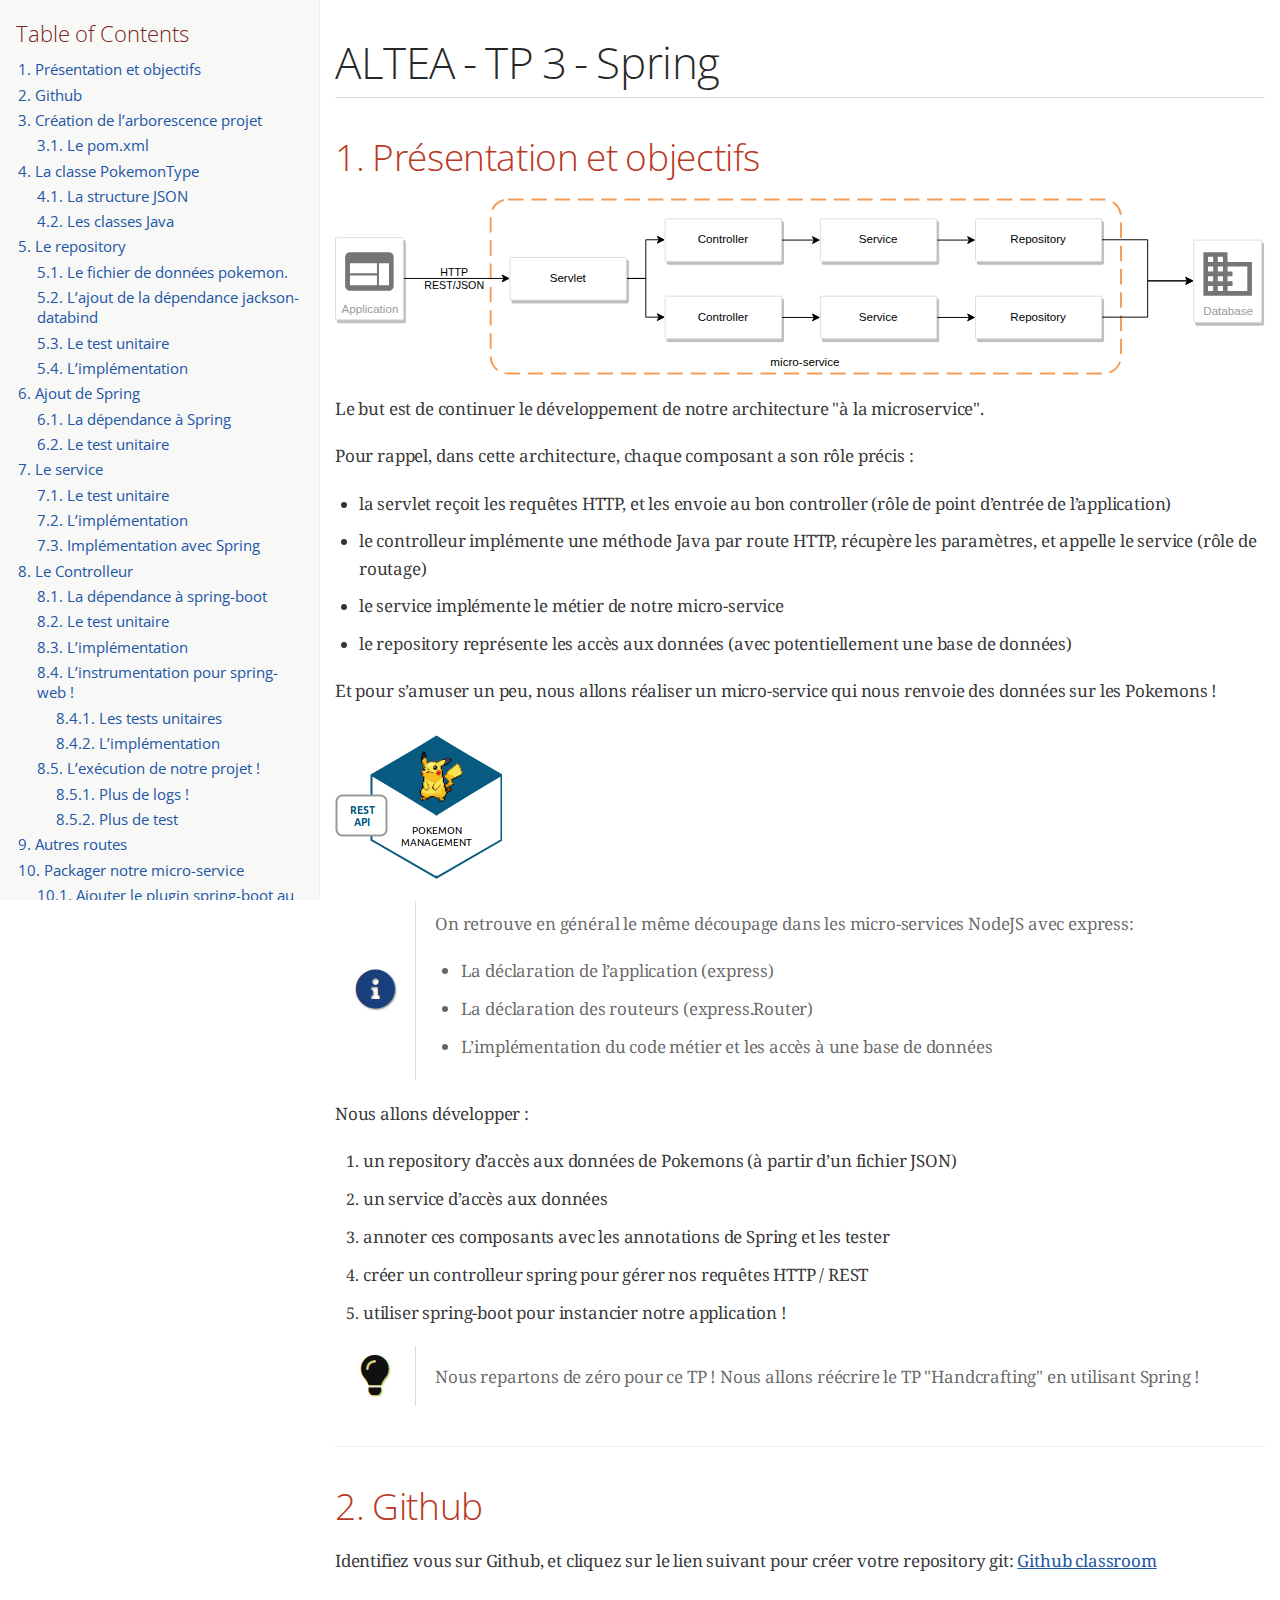
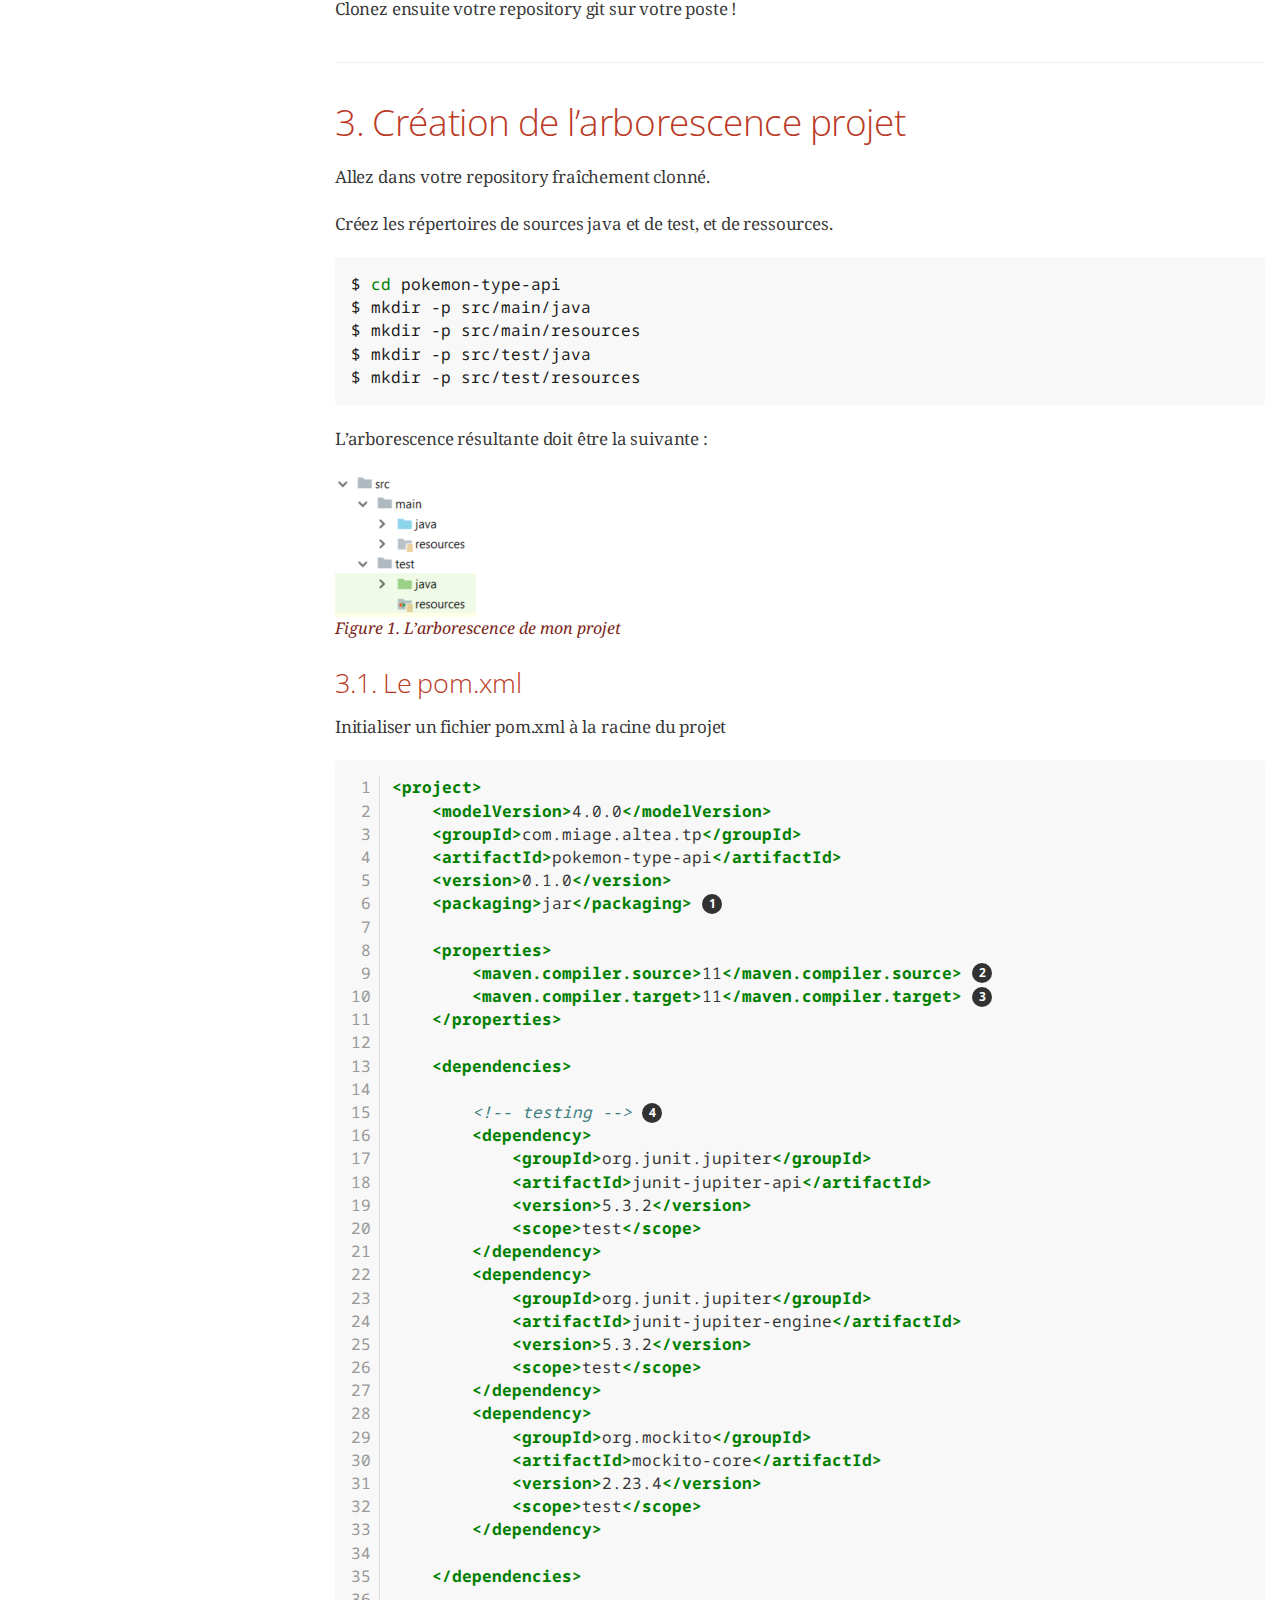
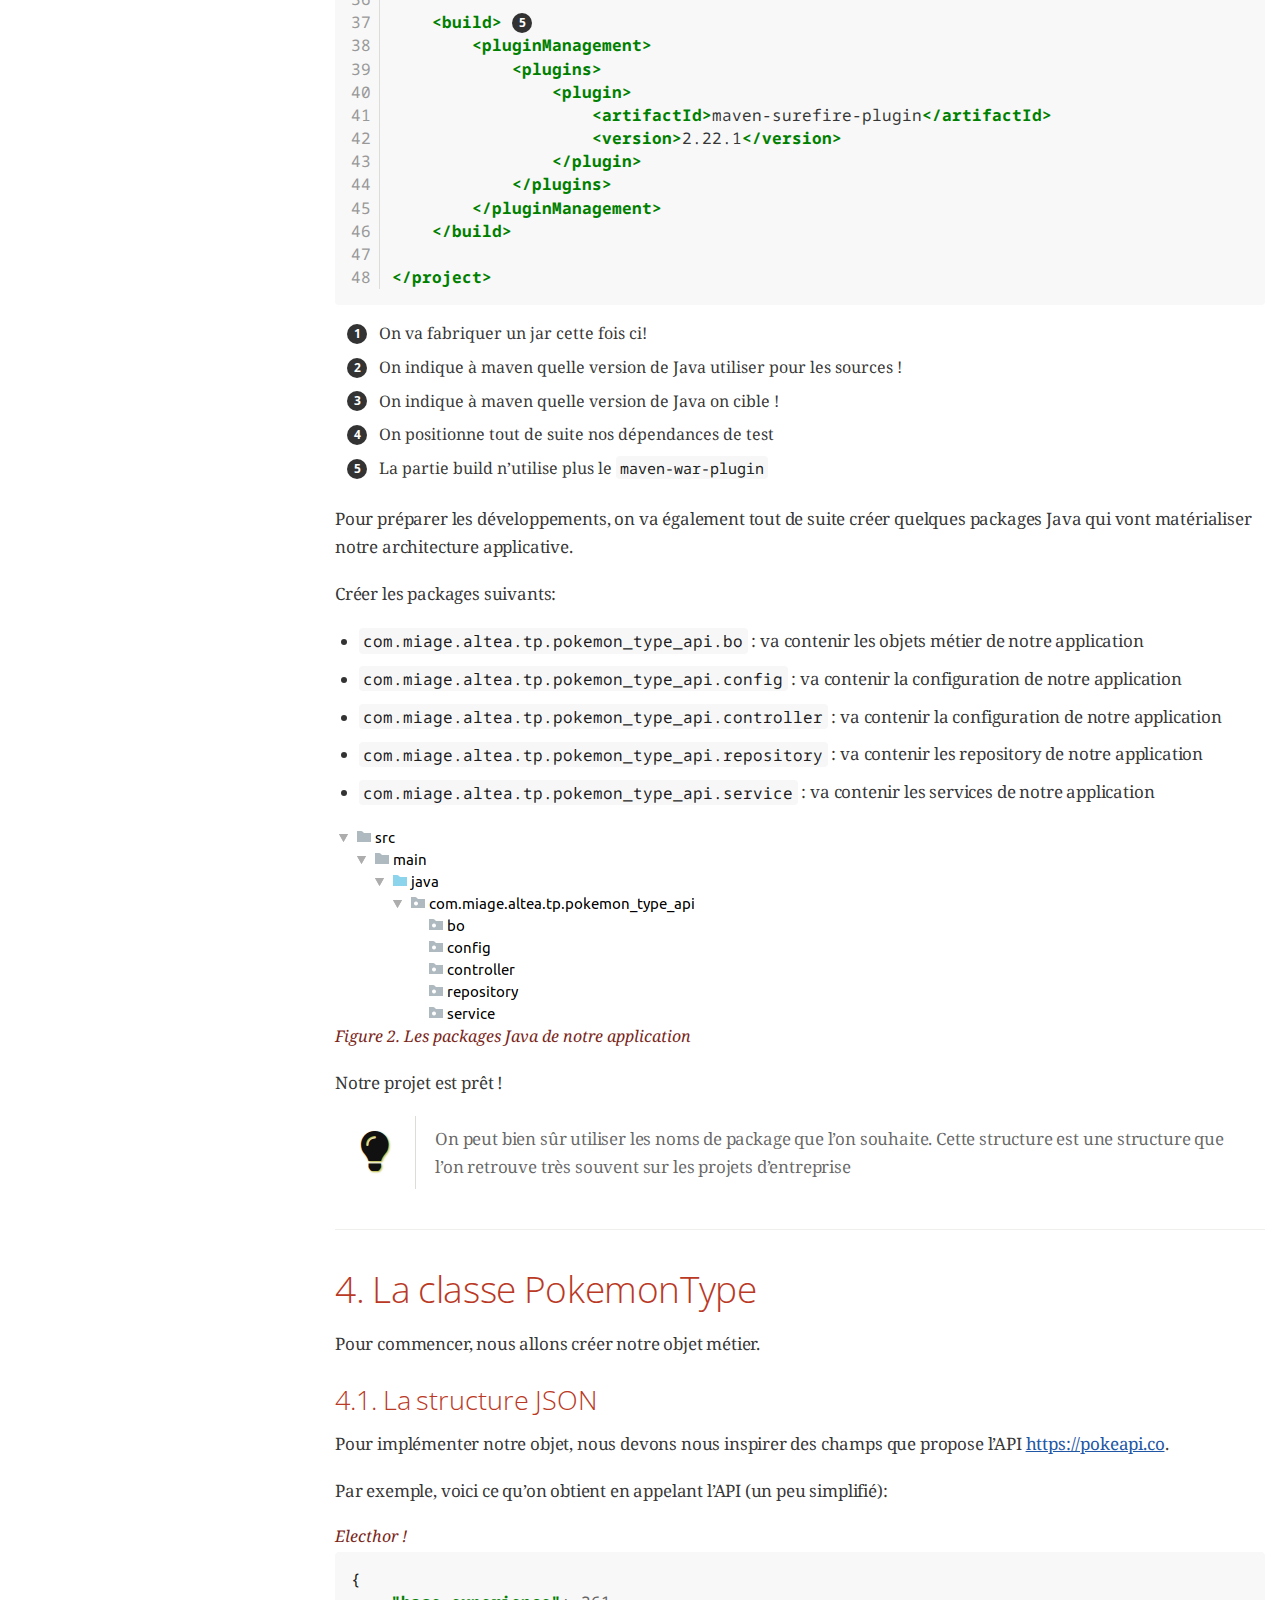
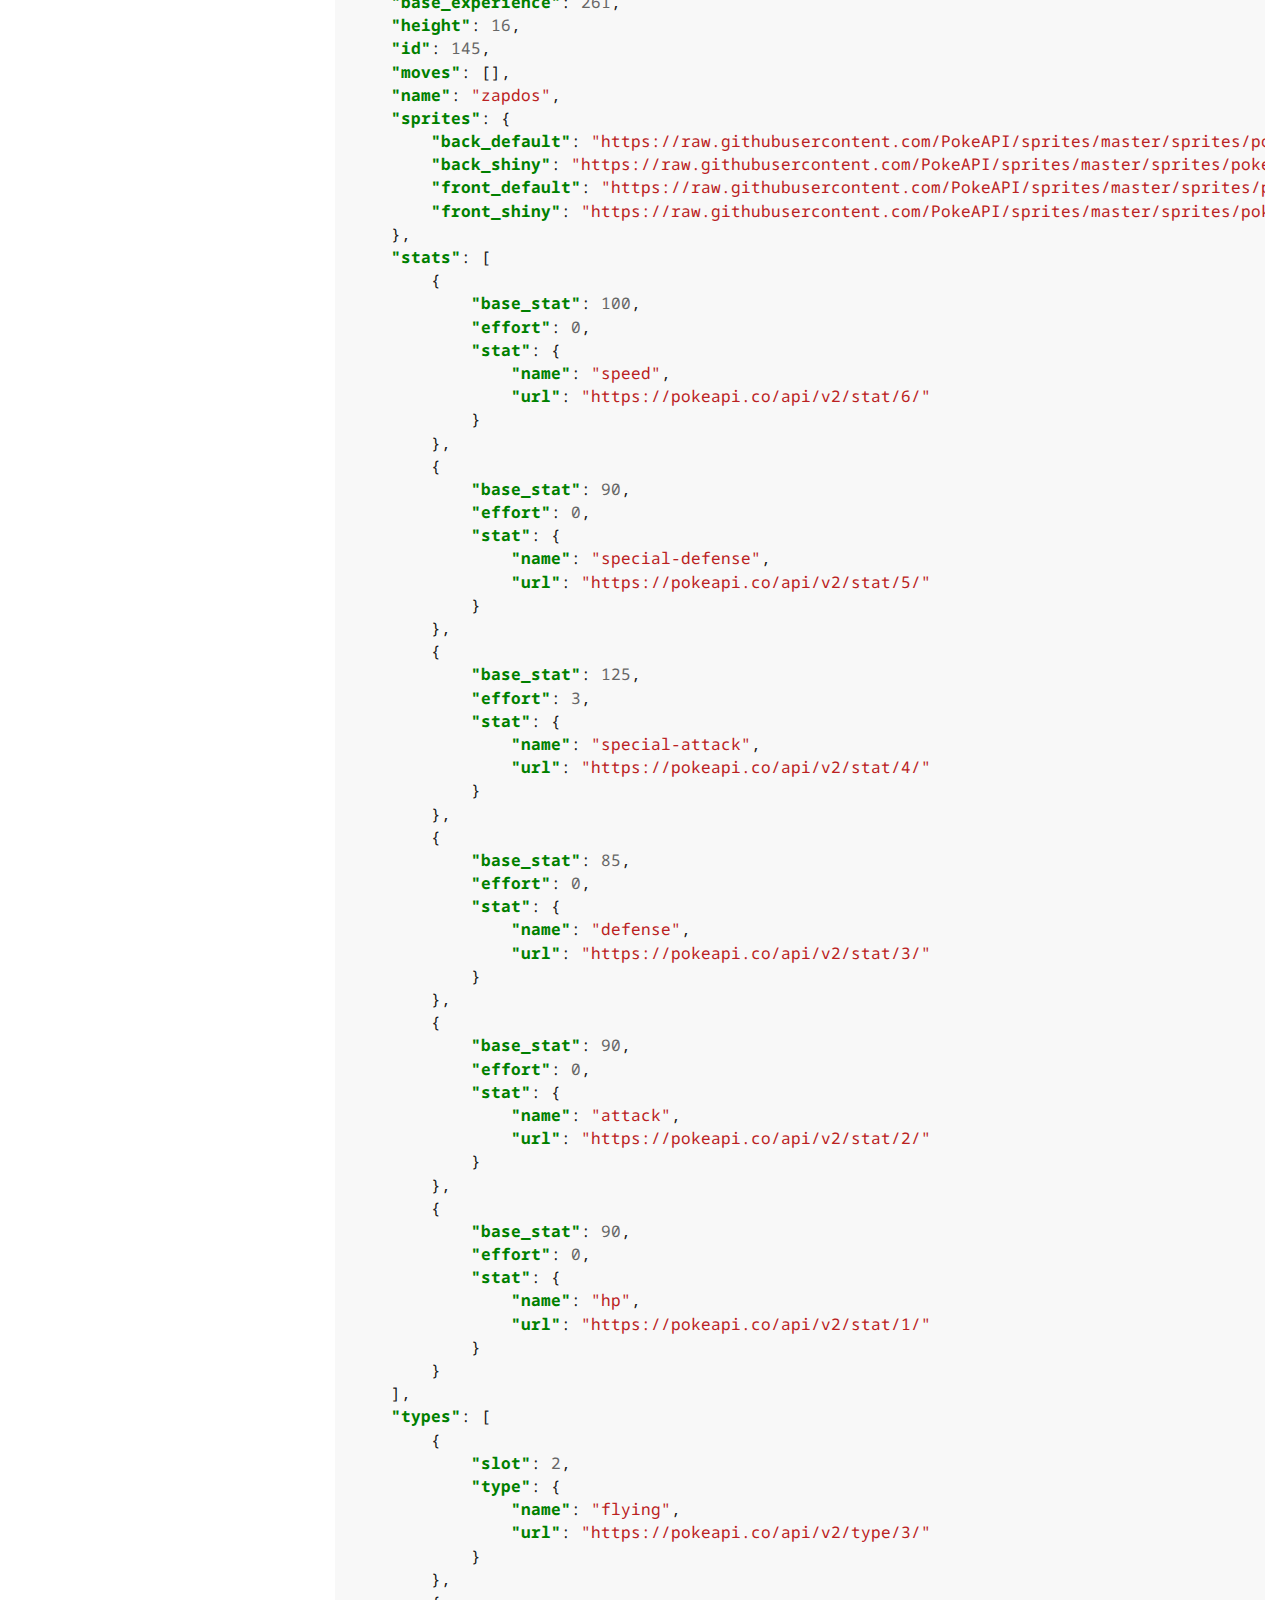
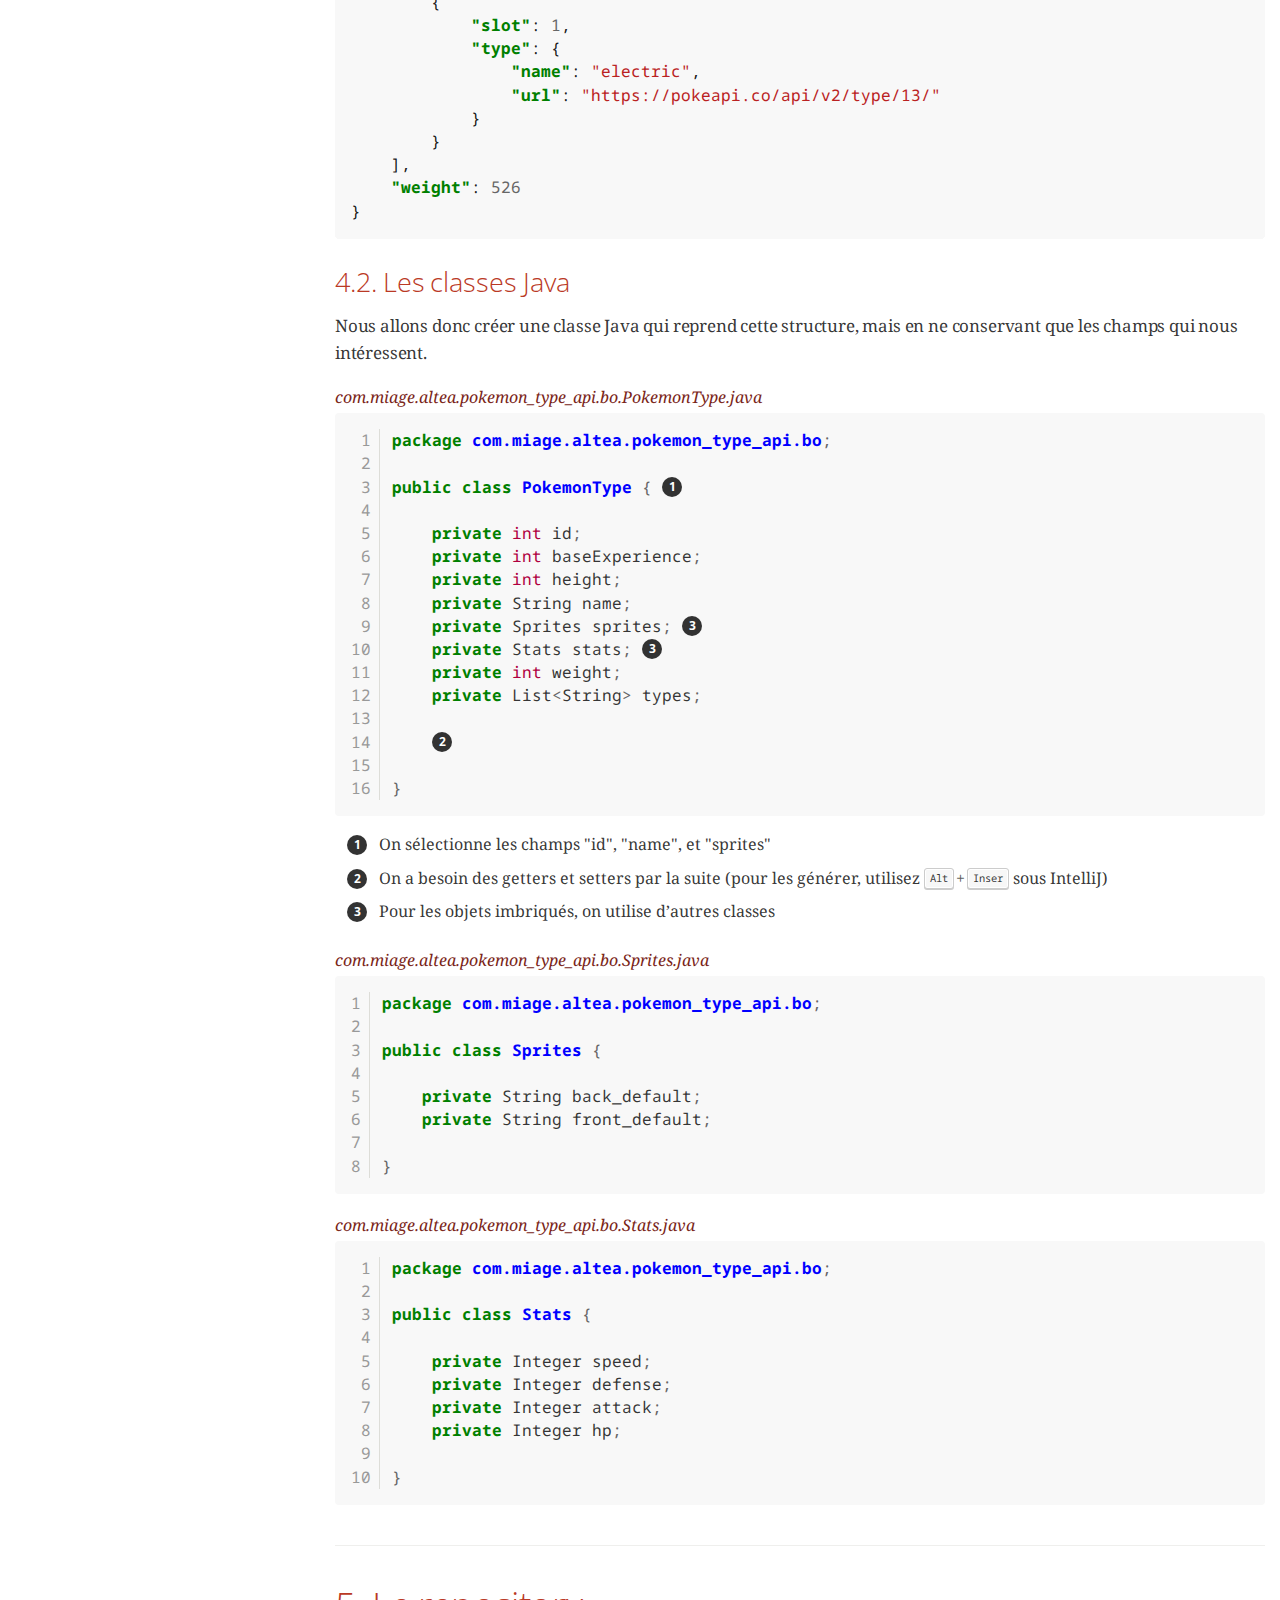
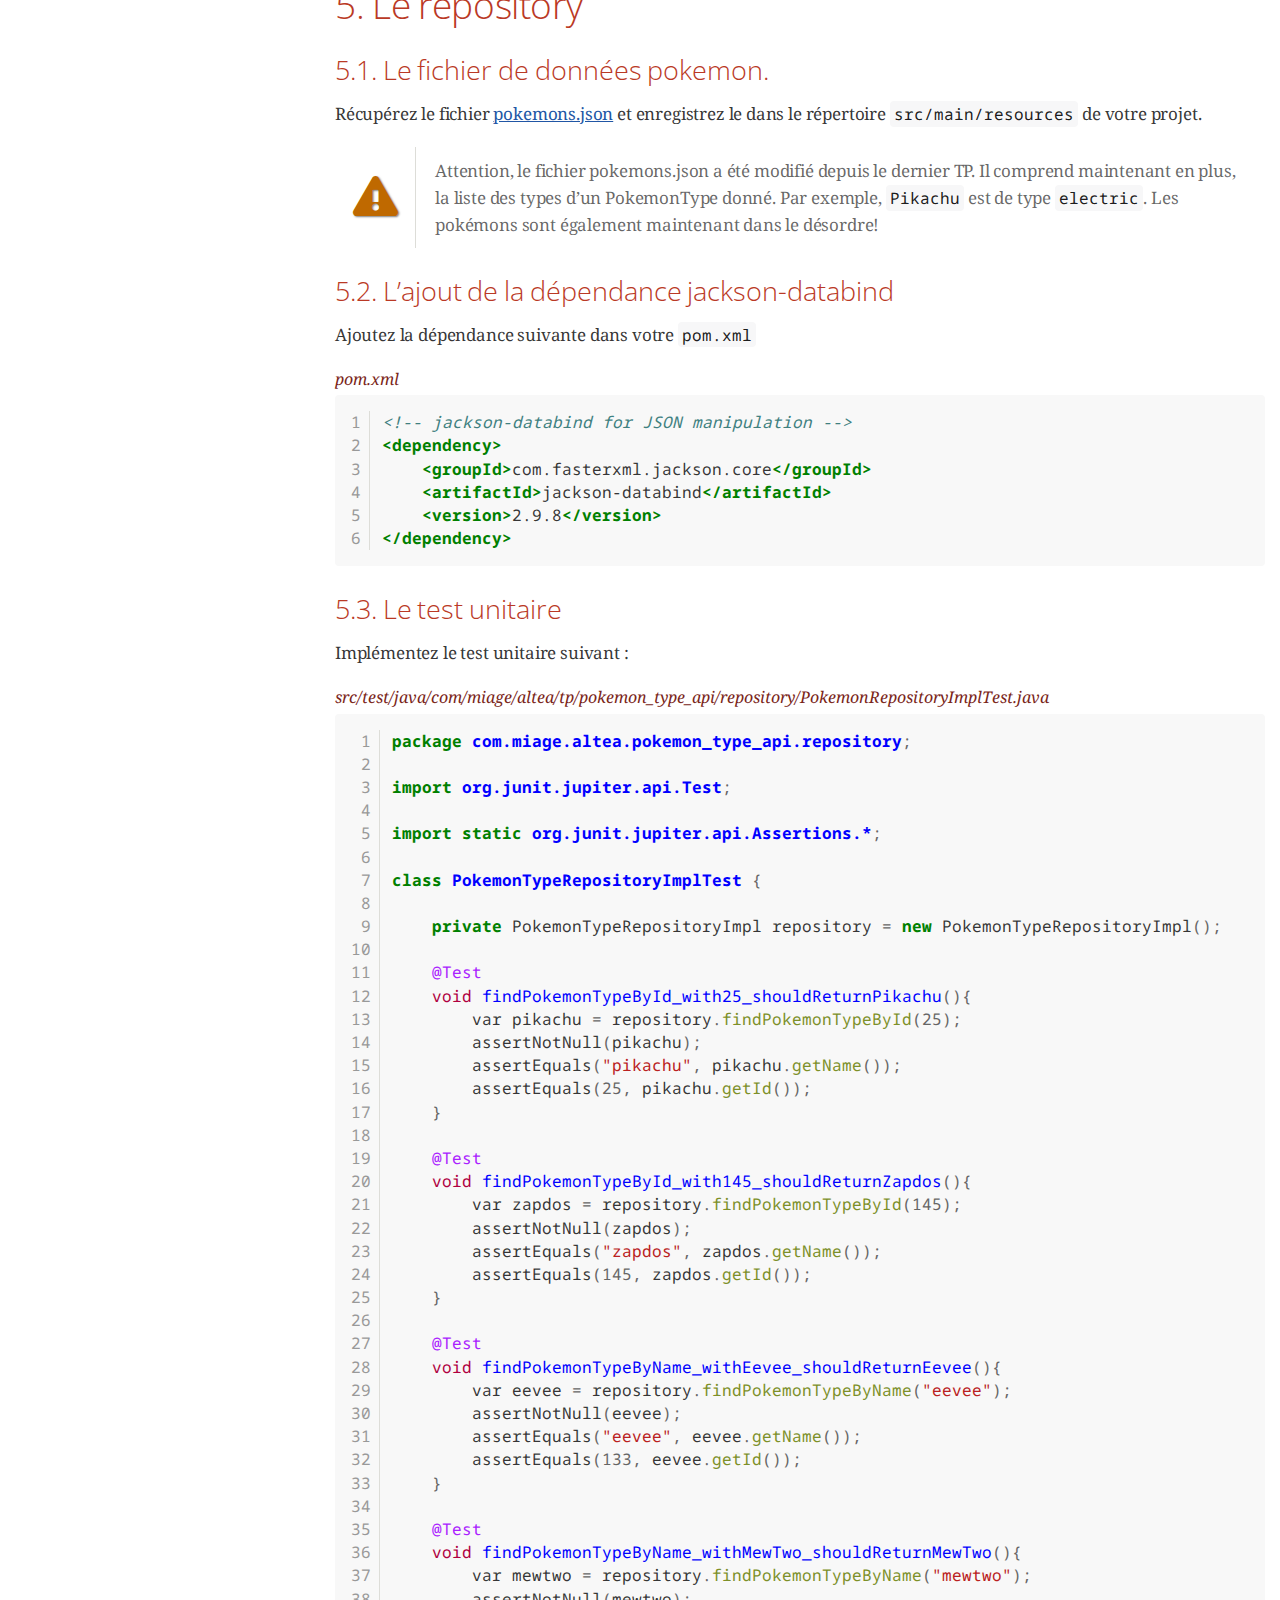
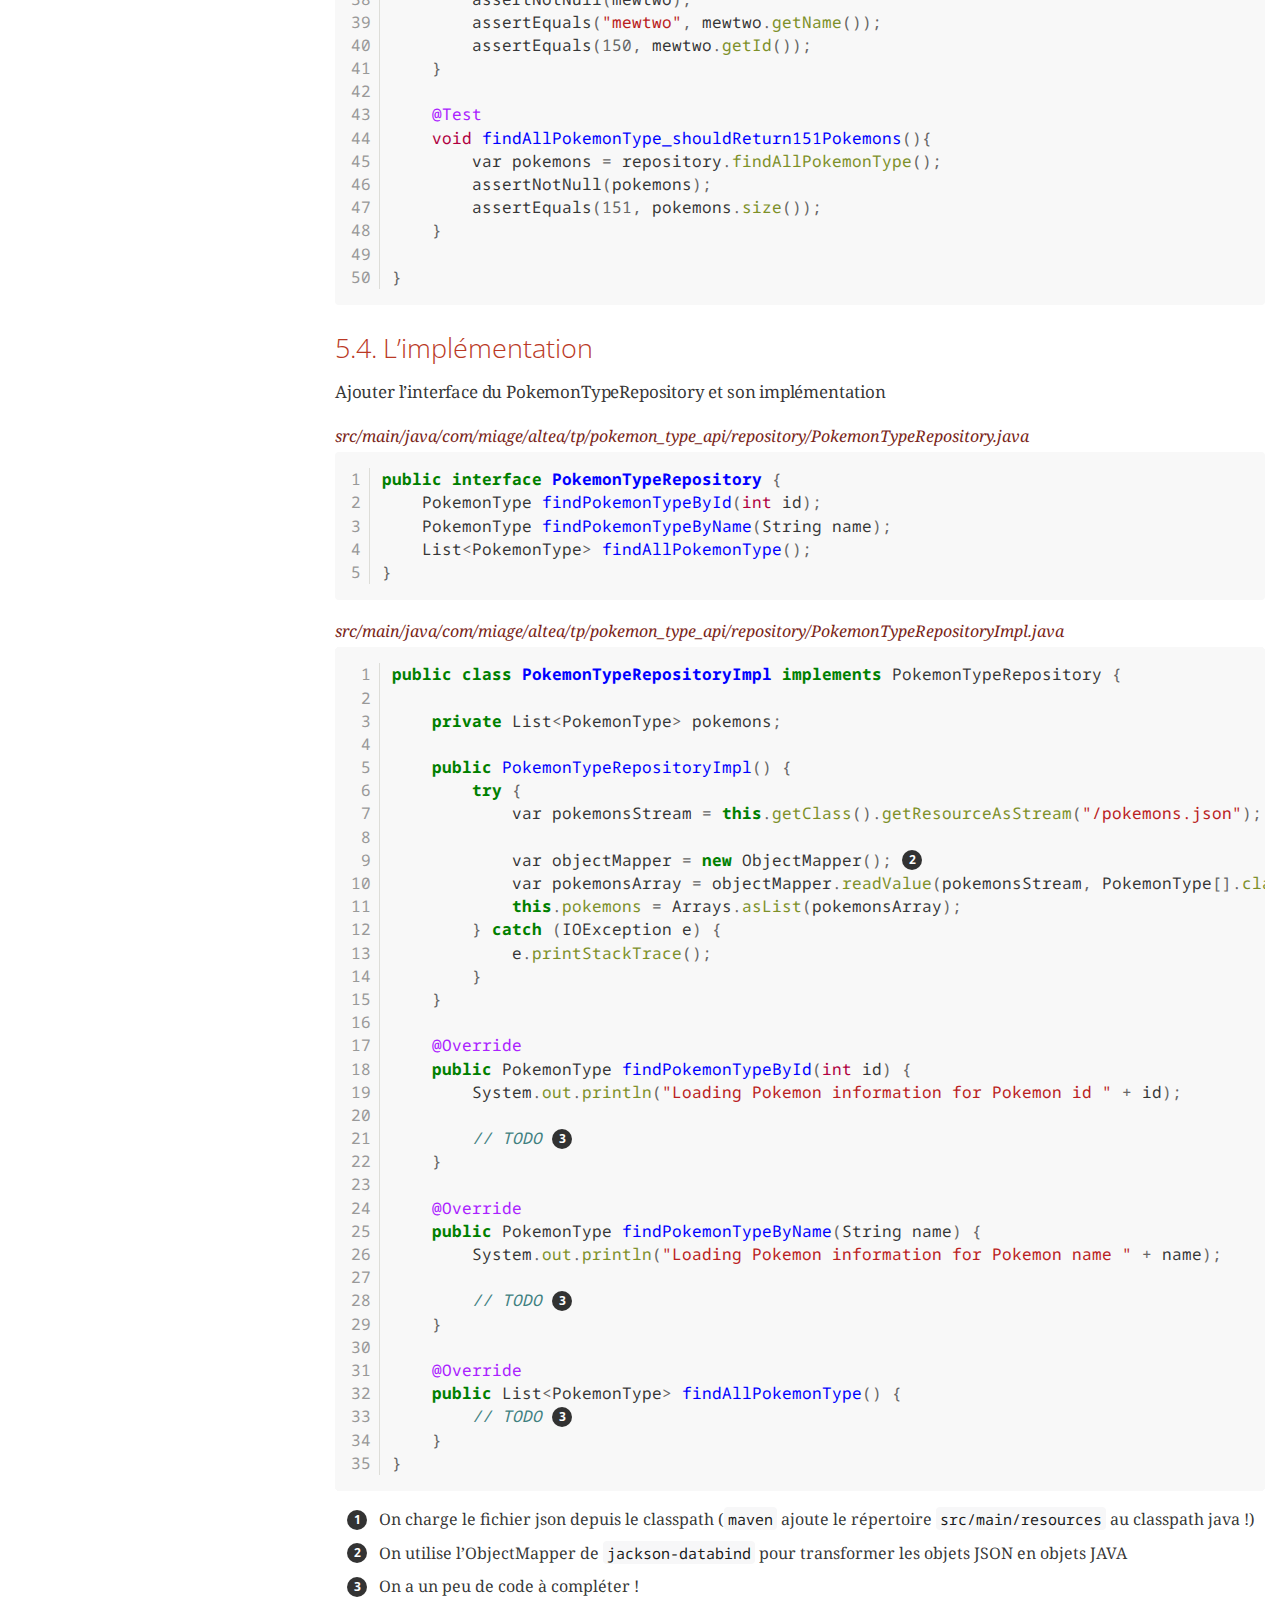
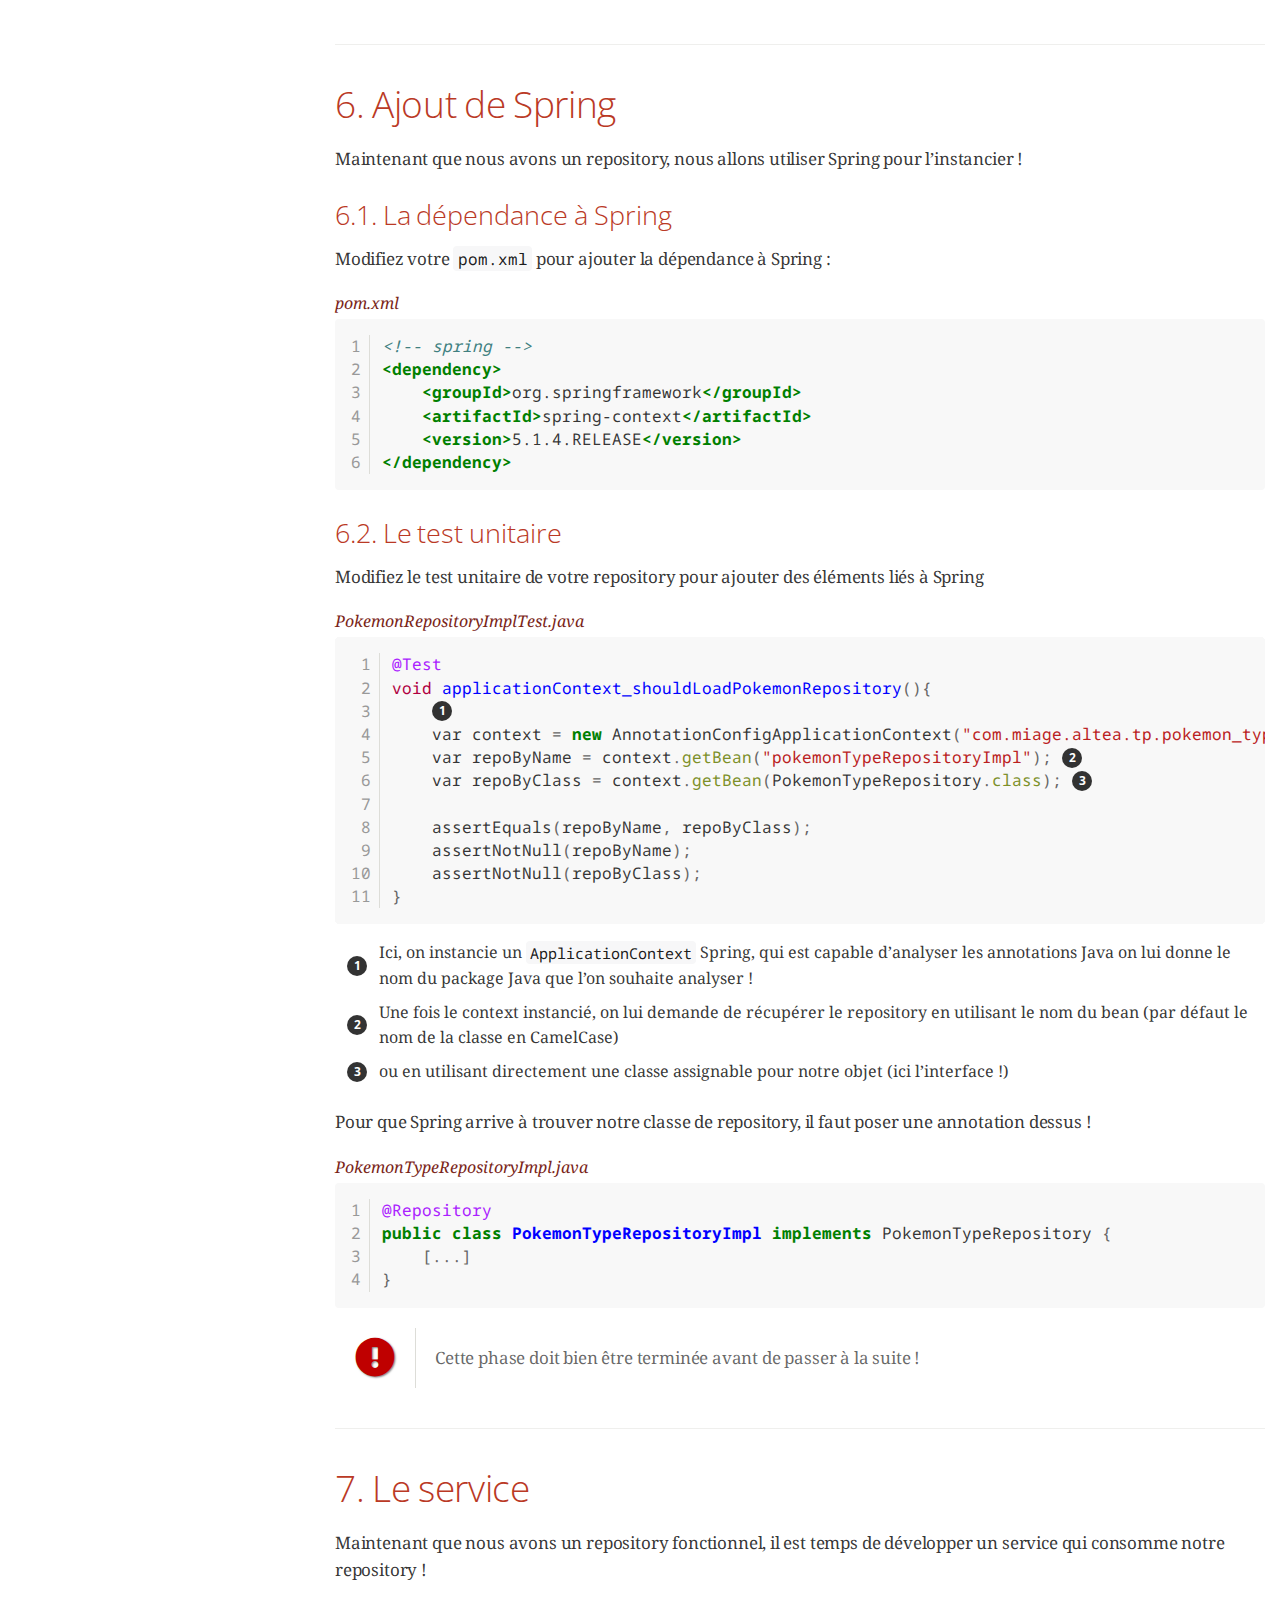
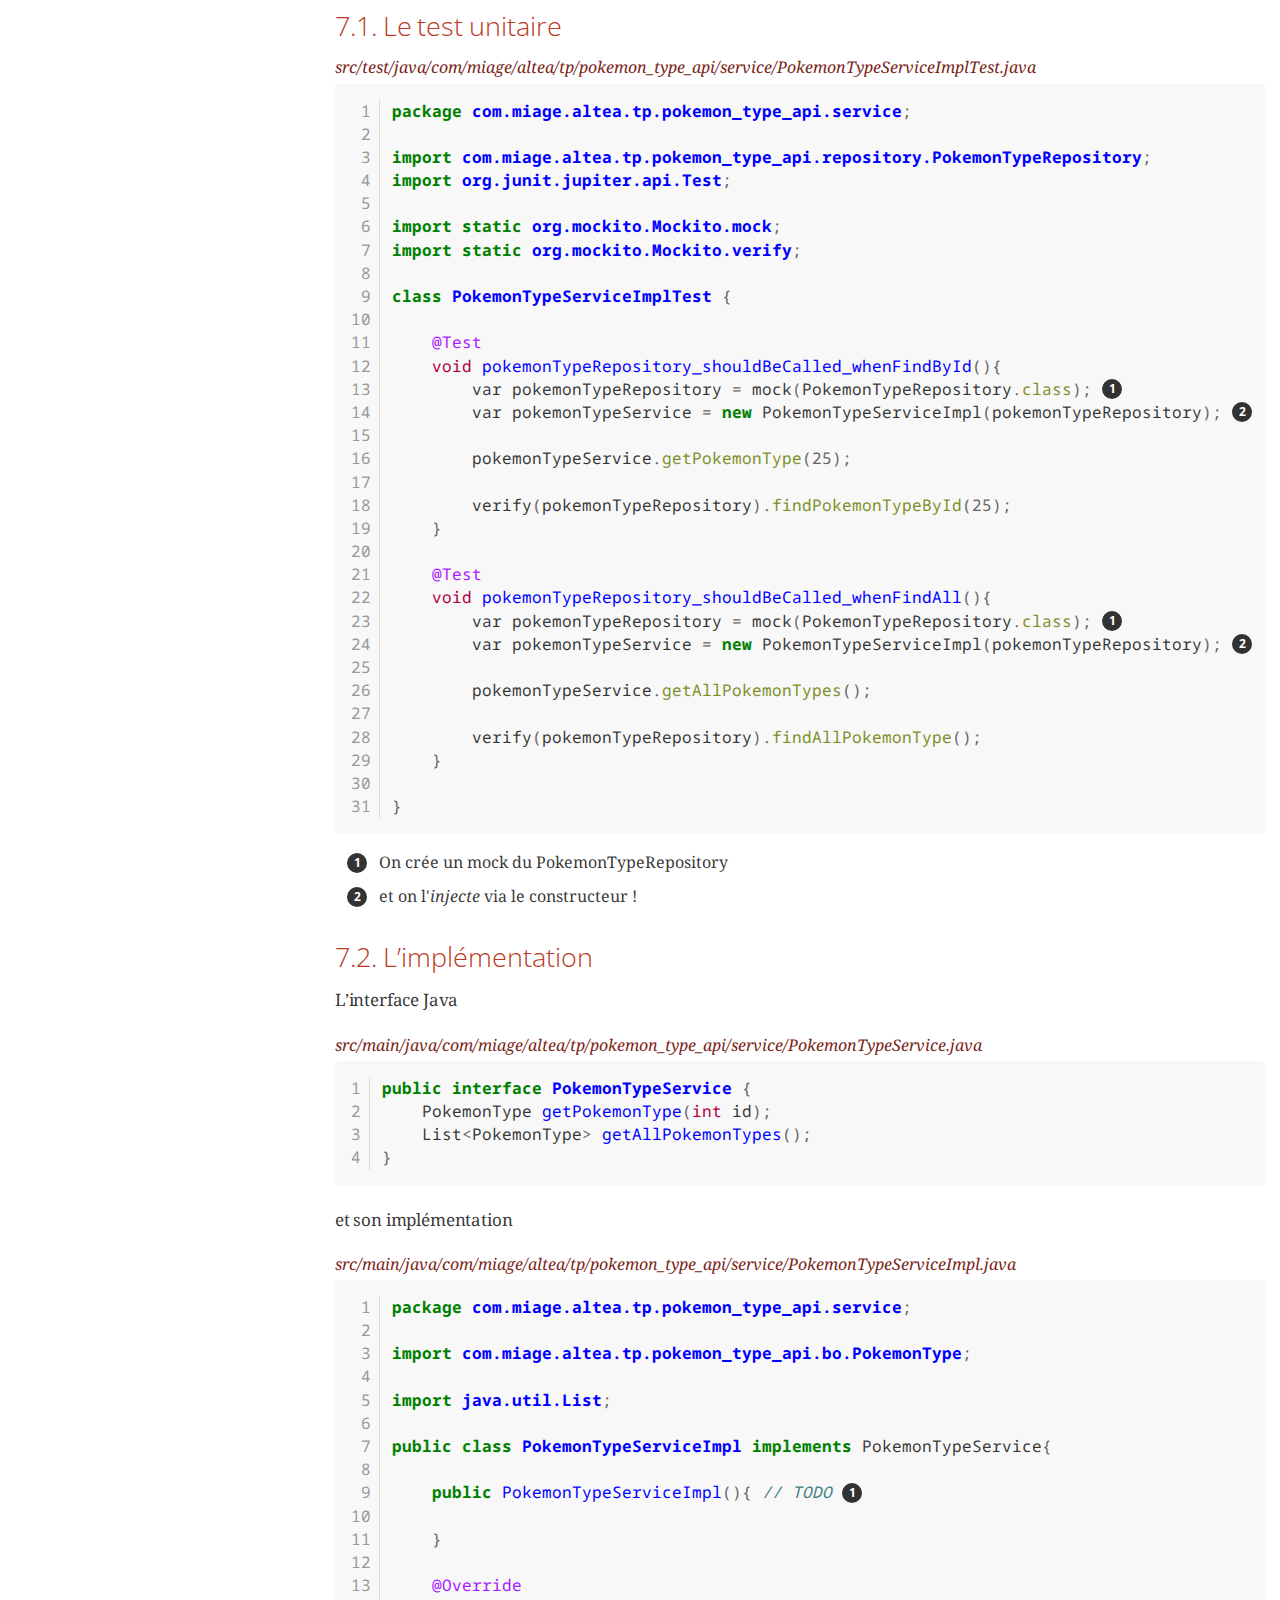
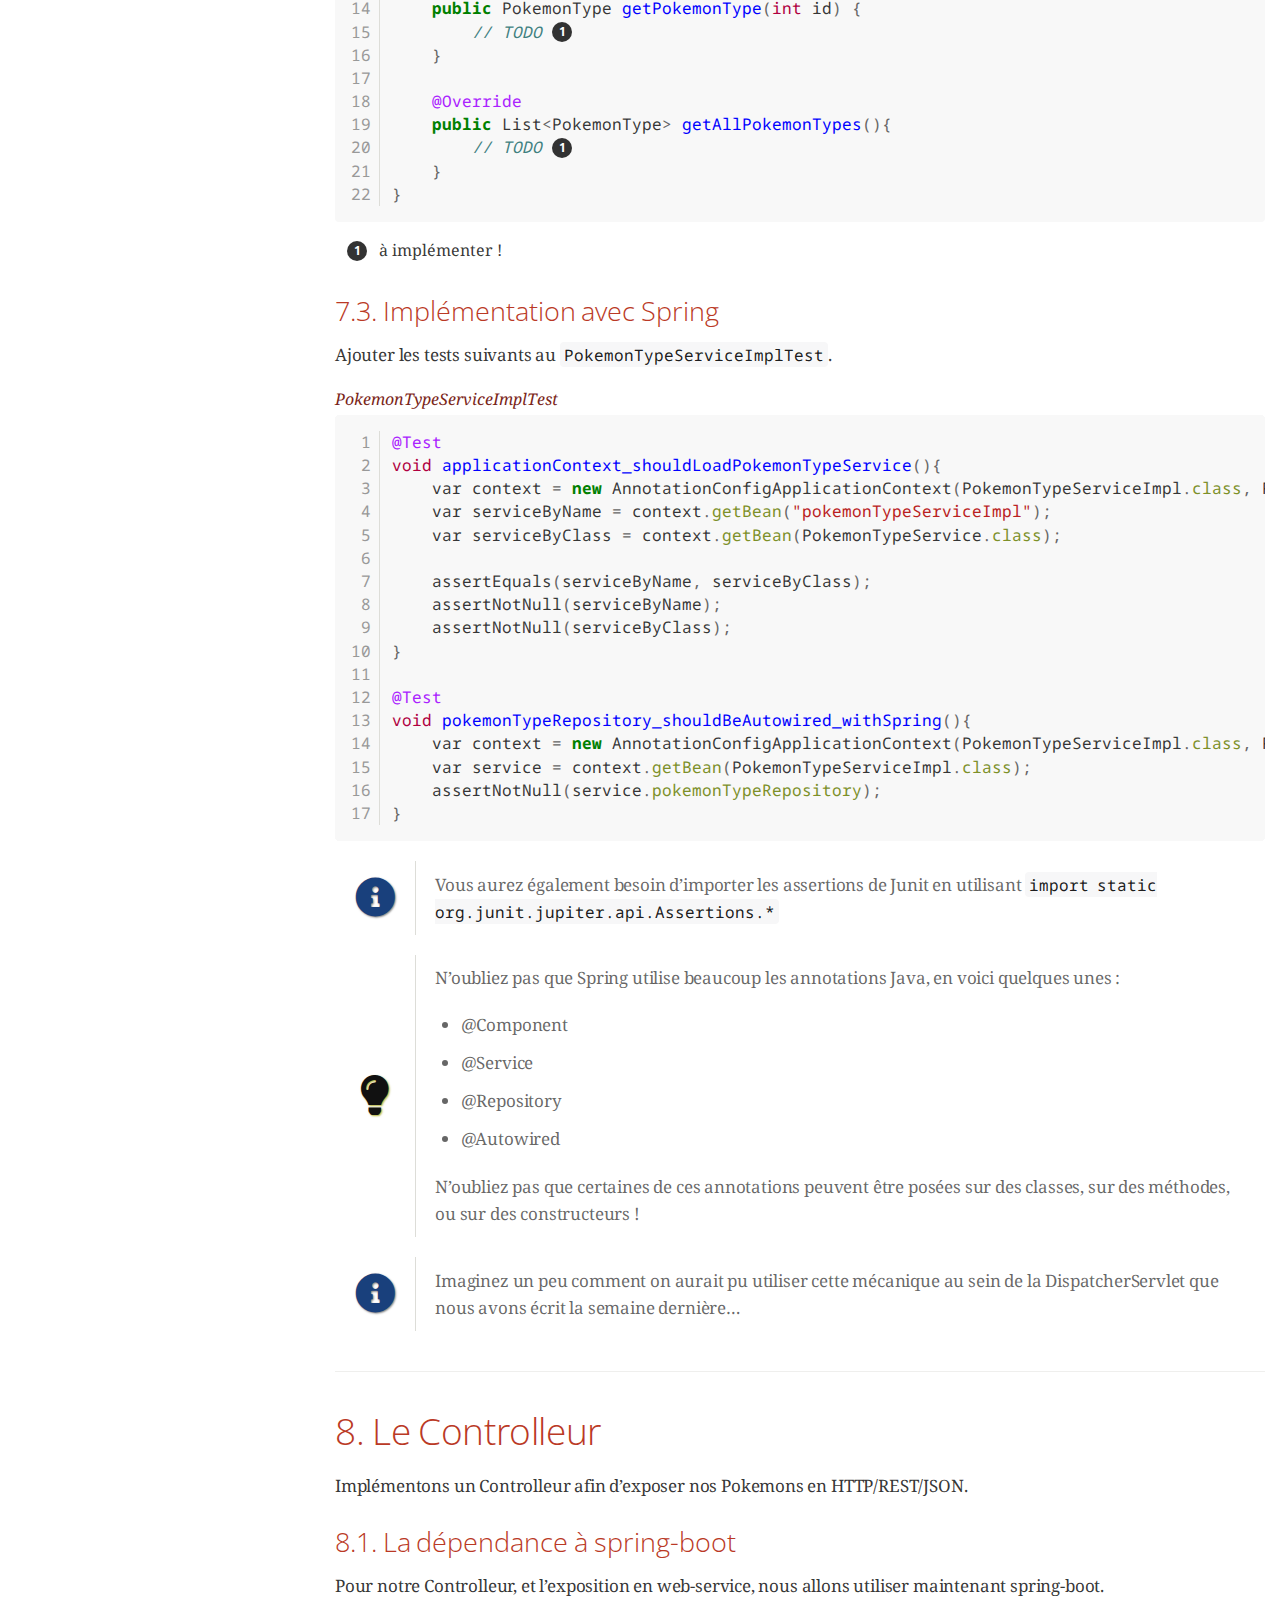
<file: cours/03-spring/03-tp-spring.html>
<!DOCTYPE html>
<html lang="en">
<head>
<meta charset="UTF-8">
<!--[if IE]><meta http-equiv="X-UA-Compatible" content="IE=edge"><![endif]-->
<meta name="viewport" content="width=device-width, initial-scale=1.0">
<meta name="generator" content="Asciidoctor 1.5.5">
<title>ALTEA - TP 3 - Spring</title>
<link rel="stylesheet" href="https://fonts.googleapis.com/css?family=Open+Sans:300,300italic,400,400italic,600,600italic%7CNoto+Serif:400,400italic,700,700italic%7CDroid+Sans+Mono:400,700">
<style>
/* Asciidoctor default stylesheet | MIT License | http://asciidoctor.org */
/* Remove comment around @import statement below when using as a custom stylesheet */
/*@import "https://fonts.googleapis.com/css?family=Open+Sans:300,300italic,400,400italic,600,600italic%7CNoto+Serif:400,400italic,700,700italic%7CDroid+Sans+Mono:400,700";*/
article,aside,details,figcaption,figure,footer,header,hgroup,main,nav,section,summary{display:block}
audio,canvas,video{display:inline-block}
audio:not([controls]){display:none;height:0}
[hidden],template{display:none}
script{display:none!important}
html{font-family:sans-serif;-ms-text-size-adjust:100%;-webkit-text-size-adjust:100%}
a{background:transparent}
a:focus{outline:thin dotted}
a:active,a:hover{outline:0}
h1{font-size:2em;margin:.67em 0}
abbr[title]{border-bottom:1px dotted}
b,strong{font-weight:bold}
dfn{font-style:italic}
hr{-moz-box-sizing:content-box;box-sizing:content-box;height:0}
mark{background:#ff0;color:#000}
code,kbd,pre,samp{font-family:monospace;font-size:1em}
pre{white-space:pre-wrap}
q{quotes:"\201C" "\201D" "\2018" "\2019"}
small{font-size:80%}
sub,sup{font-size:75%;line-height:0;position:relative;vertical-align:baseline}
sup{top:-.5em}
sub{bottom:-.25em}
img{border:0}
svg:not(:root){overflow:hidden}
figure{margin:0}
fieldset{border:1px solid silver;margin:0 2px;padding:.35em .625em .75em}
legend{border:0;padding:0}
button,input,select,textarea{font-family:inherit;font-size:100%;margin:0}
button,input{line-height:normal}
button,select{text-transform:none}
button,html input[type="button"],input[type="reset"],input[type="submit"]{-webkit-appearance:button;cursor:pointer}
button[disabled],html input[disabled]{cursor:default}
input[type="checkbox"],input[type="radio"]{box-sizing:border-box;padding:0}
input[type="search"]{-webkit-appearance:textfield;-moz-box-sizing:content-box;-webkit-box-sizing:content-box;box-sizing:content-box}
input[type="search"]::-webkit-search-cancel-button,input[type="search"]::-webkit-search-decoration{-webkit-appearance:none}
button::-moz-focus-inner,input::-moz-focus-inner{border:0;padding:0}
textarea{overflow:auto;vertical-align:top}
table{border-collapse:collapse;border-spacing:0}
*,*:before,*:after{-moz-box-sizing:border-box;-webkit-box-sizing:border-box;box-sizing:border-box}
html,body{font-size:100%}
body{background:#fff;color:rgba(0,0,0,.8);padding:0;margin:0;font-family:"Noto Serif","DejaVu Serif",serif;font-weight:400;font-style:normal;line-height:1;position:relative;cursor:auto;tab-size:4;-moz-osx-font-smoothing:grayscale;-webkit-font-smoothing:antialiased}
a:hover{cursor:pointer}
img,object,embed{max-width:100%;height:auto}
object,embed{height:100%}
img{-ms-interpolation-mode:bicubic}
.left{float:left!important}
.right{float:right!important}
.text-left{text-align:left!important}
.text-right{text-align:right!important}
.text-center{text-align:center!important}
.text-justify{text-align:justify!important}
.hide{display:none}
img,object,svg{display:inline-block;vertical-align:middle}
textarea{height:auto;min-height:50px}
select{width:100%}
.center{margin-left:auto;margin-right:auto}
.spread{width:100%}
p.lead,.paragraph.lead>p,#preamble>.sectionbody>.paragraph:first-of-type p{font-size:1.21875em;line-height:1.6}
.subheader,.admonitionblock td.content>.title,.audioblock>.title,.exampleblock>.title,.imageblock>.title,.listingblock>.title,.literalblock>.title,.stemblock>.title,.openblock>.title,.paragraph>.title,.quoteblock>.title,table.tableblock>.title,.verseblock>.title,.videoblock>.title,.dlist>.title,.olist>.title,.ulist>.title,.qlist>.title,.hdlist>.title{line-height:1.45;color:#7a2518;font-weight:400;margin-top:0;margin-bottom:.25em}
div,dl,dt,dd,ul,ol,li,h1,h2,h3,#toctitle,.sidebarblock>.content>.title,h4,h5,h6,pre,form,p,blockquote,th,td{margin:0;padding:0;direction:ltr}
a{color:#2156a5;text-decoration:underline;line-height:inherit}
a:hover,a:focus{color:#1d4b8f}
a img{border:none}
p{font-family:inherit;font-weight:400;font-size:1em;line-height:1.6;margin-bottom:1.25em;text-rendering:optimizeLegibility}
p aside{font-size:.875em;line-height:1.35;font-style:italic}
h1,h2,h3,#toctitle,.sidebarblock>.content>.title,h4,h5,h6{font-family:"Open Sans","DejaVu Sans",sans-serif;font-weight:300;font-style:normal;color:#ba3925;text-rendering:optimizeLegibility;margin-top:1em;margin-bottom:.5em;line-height:1.0125em}
h1 small,h2 small,h3 small,#toctitle small,.sidebarblock>.content>.title small,h4 small,h5 small,h6 small{font-size:60%;color:#e99b8f;line-height:0}
h1{font-size:2.125em}
h2{font-size:1.6875em}
h3,#toctitle,.sidebarblock>.content>.title{font-size:1.375em}
h4,h5{font-size:1.125em}
h6{font-size:1em}
hr{border:solid #ddddd8;border-width:1px 0 0;clear:both;margin:1.25em 0 1.1875em;height:0}
em,i{font-style:italic;line-height:inherit}
strong,b{font-weight:bold;line-height:inherit}
small{font-size:60%;line-height:inherit}
code{font-family:"Droid Sans Mono","DejaVu Sans Mono",monospace;font-weight:400;color:rgba(0,0,0,.9)}
ul,ol,dl{font-size:1em;line-height:1.6;margin-bottom:1.25em;list-style-position:outside;font-family:inherit}
ul,ol,ul.no-bullet,ol.no-bullet{margin-left:1.5em}
ul li ul,ul li ol{margin-left:1.25em;margin-bottom:0;font-size:1em}
ul.square li ul,ul.circle li ul,ul.disc li ul{list-style:inherit}
ul.square{list-style-type:square}
ul.circle{list-style-type:circle}
ul.disc{list-style-type:disc}
ul.no-bullet{list-style:none}
ol li ul,ol li ol{margin-left:1.25em;margin-bottom:0}
dl dt{margin-bottom:.3125em;font-weight:bold}
dl dd{margin-bottom:1.25em}
abbr,acronym{text-transform:uppercase;font-size:90%;color:rgba(0,0,0,.8);border-bottom:1px dotted #ddd;cursor:help}
abbr{text-transform:none}
blockquote{margin:0 0 1.25em;padding:.5625em 1.25em 0 1.1875em;border-left:1px solid #ddd}
blockquote cite{display:block;font-size:.9375em;color:rgba(0,0,0,.6)}
blockquote cite:before{content:"\2014 \0020"}
blockquote cite a,blockquote cite a:visited{color:rgba(0,0,0,.6)}
blockquote,blockquote p{line-height:1.6;color:rgba(0,0,0,.85)}
@media only screen and (min-width:768px){h1,h2,h3,#toctitle,.sidebarblock>.content>.title,h4,h5,h6{line-height:1.2}
h1{font-size:2.75em}
h2{font-size:2.3125em}
h3,#toctitle,.sidebarblock>.content>.title{font-size:1.6875em}
h4{font-size:1.4375em}}
table{background:#fff;margin-bottom:1.25em;border:solid 1px #dedede}
table thead,table tfoot{background:#f7f8f7;font-weight:bold}
table thead tr th,table thead tr td,table tfoot tr th,table tfoot tr td{padding:.5em .625em .625em;font-size:inherit;color:rgba(0,0,0,.8);text-align:left}
table tr th,table tr td{padding:.5625em .625em;font-size:inherit;color:rgba(0,0,0,.8)}
table tr.even,table tr.alt,table tr:nth-of-type(even){background:#f8f8f7}
table thead tr th,table tfoot tr th,table tbody tr td,table tr td,table tfoot tr td{display:table-cell;line-height:1.6}
h1,h2,h3,#toctitle,.sidebarblock>.content>.title,h4,h5,h6{line-height:1.2;word-spacing:-.05em}
h1 strong,h2 strong,h3 strong,#toctitle strong,.sidebarblock>.content>.title strong,h4 strong,h5 strong,h6 strong{font-weight:400}
.clearfix:before,.clearfix:after,.float-group:before,.float-group:after{content:" ";display:table}
.clearfix:after,.float-group:after{clear:both}
*:not(pre)>code{font-size:.9375em;font-style:normal!important;letter-spacing:0;padding:.1em .5ex;word-spacing:-.15em;background-color:#f7f7f8;-webkit-border-radius:4px;border-radius:4px;line-height:1.45;text-rendering:optimizeSpeed;word-wrap:break-word}
*:not(pre)>code.nobreak{word-wrap:normal}
*:not(pre)>code.nowrap{white-space:nowrap}
pre,pre>code{line-height:1.45;color:rgba(0,0,0,.9);font-family:"Droid Sans Mono","DejaVu Sans Mono",monospace;font-weight:400;text-rendering:optimizeSpeed}
em em{font-style:normal}
strong strong{font-weight:400}
.keyseq{color:rgba(51,51,51,.8)}
kbd{font-family:"Droid Sans Mono","DejaVu Sans Mono",monospace;display:inline-block;color:rgba(0,0,0,.8);font-size:.65em;line-height:1.45;background-color:#f7f7f7;border:1px solid #ccc;-webkit-border-radius:3px;border-radius:3px;-webkit-box-shadow:0 1px 0 rgba(0,0,0,.2),0 0 0 .1em white inset;box-shadow:0 1px 0 rgba(0,0,0,.2),0 0 0 .1em #fff inset;margin:0 .15em;padding:.2em .5em;vertical-align:middle;position:relative;top:-.1em;white-space:nowrap}
.keyseq kbd:first-child{margin-left:0}
.keyseq kbd:last-child{margin-right:0}
.menuseq,.menu{color:rgba(0,0,0,.8)}
b.button:before,b.button:after{position:relative;top:-1px;font-weight:400}
b.button:before{content:"[";padding:0 3px 0 2px}
b.button:after{content:"]";padding:0 2px 0 3px}
p a>code:hover{color:rgba(0,0,0,.9)}
#header,#content,#footnotes,#footer{width:100%;margin-left:auto;margin-right:auto;margin-top:0;margin-bottom:0;max-width:62.5em;*zoom:1;position:relative;padding-left:.9375em;padding-right:.9375em}
#header:before,#header:after,#content:before,#content:after,#footnotes:before,#footnotes:after,#footer:before,#footer:after{content:" ";display:table}
#header:after,#content:after,#footnotes:after,#footer:after{clear:both}
#content{margin-top:1.25em}
#content:before{content:none}
#header>h1:first-child{color:rgba(0,0,0,.85);margin-top:2.25rem;margin-bottom:0}
#header>h1:first-child+#toc{margin-top:8px;border-top:1px solid #ddddd8}
#header>h1:only-child,body.toc2 #header>h1:nth-last-child(2){border-bottom:1px solid #ddddd8;padding-bottom:8px}
#header .details{border-bottom:1px solid #ddddd8;line-height:1.45;padding-top:.25em;padding-bottom:.25em;padding-left:.25em;color:rgba(0,0,0,.6);display:-ms-flexbox;display:-webkit-flex;display:flex;-ms-flex-flow:row wrap;-webkit-flex-flow:row wrap;flex-flow:row wrap}
#header .details span:first-child{margin-left:-.125em}
#header .details span.email a{color:rgba(0,0,0,.85)}
#header .details br{display:none}
#header .details br+span:before{content:"\00a0\2013\00a0"}
#header .details br+span.author:before{content:"\00a0\22c5\00a0";color:rgba(0,0,0,.85)}
#header .details br+span#revremark:before{content:"\00a0|\00a0"}
#header #revnumber{text-transform:capitalize}
#header #revnumber:after{content:"\00a0"}
#content>h1:first-child:not([class]){color:rgba(0,0,0,.85);border-bottom:1px solid #ddddd8;padding-bottom:8px;margin-top:0;padding-top:1rem;margin-bottom:1.25rem}
#toc{border-bottom:1px solid #efefed;padding-bottom:.5em}
#toc>ul{margin-left:.125em}
#toc ul.sectlevel0>li>a{font-style:italic}
#toc ul.sectlevel0 ul.sectlevel1{margin:.5em 0}
#toc ul{font-family:"Open Sans","DejaVu Sans",sans-serif;list-style-type:none}
#toc li{line-height:1.3334;margin-top:.3334em}
#toc a{text-decoration:none}
#toc a:active{text-decoration:underline}
#toctitle{color:#7a2518;font-size:1.2em}
@media only screen and (min-width:768px){#toctitle{font-size:1.375em}
body.toc2{padding-left:15em;padding-right:0}
#toc.toc2{margin-top:0!important;background-color:#f8f8f7;position:fixed;width:15em;left:0;top:0;border-right:1px solid #efefed;border-top-width:0!important;border-bottom-width:0!important;z-index:1000;padding:1.25em 1em;height:100%;overflow:auto}
#toc.toc2 #toctitle{margin-top:0;margin-bottom:.8rem;font-size:1.2em}
#toc.toc2>ul{font-size:.9em;margin-bottom:0}
#toc.toc2 ul ul{margin-left:0;padding-left:1em}
#toc.toc2 ul.sectlevel0 ul.sectlevel1{padding-left:0;margin-top:.5em;margin-bottom:.5em}
body.toc2.toc-right{padding-left:0;padding-right:15em}
body.toc2.toc-right #toc.toc2{border-right-width:0;border-left:1px solid #efefed;left:auto;right:0}}
@media only screen and (min-width:1280px){body.toc2{padding-left:20em;padding-right:0}
#toc.toc2{width:20em}
#toc.toc2 #toctitle{font-size:1.375em}
#toc.toc2>ul{font-size:.95em}
#toc.toc2 ul ul{padding-left:1.25em}
body.toc2.toc-right{padding-left:0;padding-right:20em}}
#content #toc{border-style:solid;border-width:1px;border-color:#e0e0dc;margin-bottom:1.25em;padding:1.25em;background:#f8f8f7;-webkit-border-radius:4px;border-radius:4px}
#content #toc>:first-child{margin-top:0}
#content #toc>:last-child{margin-bottom:0}
#footer{max-width:100%;background-color:rgba(0,0,0,.8);padding:1.25em}
#footer-text{color:rgba(255,255,255,.8);line-height:1.44}
.sect1{padding-bottom:.625em}
@media only screen and (min-width:768px){.sect1{padding-bottom:1.25em}}
.sect1+.sect1{border-top:1px solid #efefed}
#content h1>a.anchor,h2>a.anchor,h3>a.anchor,#toctitle>a.anchor,.sidebarblock>.content>.title>a.anchor,h4>a.anchor,h5>a.anchor,h6>a.anchor{position:absolute;z-index:1001;width:1.5ex;margin-left:-1.5ex;display:block;text-decoration:none!important;visibility:hidden;text-align:center;font-weight:400}
#content h1>a.anchor:before,h2>a.anchor:before,h3>a.anchor:before,#toctitle>a.anchor:before,.sidebarblock>.content>.title>a.anchor:before,h4>a.anchor:before,h5>a.anchor:before,h6>a.anchor:before{content:"\00A7";font-size:.85em;display:block;padding-top:.1em}
#content h1:hover>a.anchor,#content h1>a.anchor:hover,h2:hover>a.anchor,h2>a.anchor:hover,h3:hover>a.anchor,#toctitle:hover>a.anchor,.sidebarblock>.content>.title:hover>a.anchor,h3>a.anchor:hover,#toctitle>a.anchor:hover,.sidebarblock>.content>.title>a.anchor:hover,h4:hover>a.anchor,h4>a.anchor:hover,h5:hover>a.anchor,h5>a.anchor:hover,h6:hover>a.anchor,h6>a.anchor:hover{visibility:visible}
#content h1>a.link,h2>a.link,h3>a.link,#toctitle>a.link,.sidebarblock>.content>.title>a.link,h4>a.link,h5>a.link,h6>a.link{color:#ba3925;text-decoration:none}
#content h1>a.link:hover,h2>a.link:hover,h3>a.link:hover,#toctitle>a.link:hover,.sidebarblock>.content>.title>a.link:hover,h4>a.link:hover,h5>a.link:hover,h6>a.link:hover{color:#a53221}
.audioblock,.imageblock,.literalblock,.listingblock,.stemblock,.videoblock{margin-bottom:1.25em}
.admonitionblock td.content>.title,.audioblock>.title,.exampleblock>.title,.imageblock>.title,.listingblock>.title,.literalblock>.title,.stemblock>.title,.openblock>.title,.paragraph>.title,.quoteblock>.title,table.tableblock>.title,.verseblock>.title,.videoblock>.title,.dlist>.title,.olist>.title,.ulist>.title,.qlist>.title,.hdlist>.title{text-rendering:optimizeLegibility;text-align:left;font-family:"Noto Serif","DejaVu Serif",serif;font-size:1rem;font-style:italic}
table.tableblock>caption.title{white-space:nowrap;overflow:visible;max-width:0}
.paragraph.lead>p,#preamble>.sectionbody>.paragraph:first-of-type p{color:rgba(0,0,0,.85)}
table.tableblock #preamble>.sectionbody>.paragraph:first-of-type p{font-size:inherit}
.admonitionblock>table{border-collapse:separate;border:0;background:none;width:100%}
.admonitionblock>table td.icon{text-align:center;width:80px}
.admonitionblock>table td.icon img{max-width:none}
.admonitionblock>table td.icon .title{font-weight:bold;font-family:"Open Sans","DejaVu Sans",sans-serif;text-transform:uppercase}
.admonitionblock>table td.content{padding-left:1.125em;padding-right:1.25em;border-left:1px solid #ddddd8;color:rgba(0,0,0,.6)}
.admonitionblock>table td.content>:last-child>:last-child{margin-bottom:0}
.exampleblock>.content{border-style:solid;border-width:1px;border-color:#e6e6e6;margin-bottom:1.25em;padding:1.25em;background:#fff;-webkit-border-radius:4px;border-radius:4px}
.exampleblock>.content>:first-child{margin-top:0}
.exampleblock>.content>:last-child{margin-bottom:0}
.sidebarblock{border-style:solid;border-width:1px;border-color:#e0e0dc;margin-bottom:1.25em;padding:1.25em;background:#f8f8f7;-webkit-border-radius:4px;border-radius:4px}
.sidebarblock>:first-child{margin-top:0}
.sidebarblock>:last-child{margin-bottom:0}
.sidebarblock>.content>.title{color:#7a2518;margin-top:0;text-align:center}
.exampleblock>.content>:last-child>:last-child,.exampleblock>.content .olist>ol>li:last-child>:last-child,.exampleblock>.content .ulist>ul>li:last-child>:last-child,.exampleblock>.content .qlist>ol>li:last-child>:last-child,.sidebarblock>.content>:last-child>:last-child,.sidebarblock>.content .olist>ol>li:last-child>:last-child,.sidebarblock>.content .ulist>ul>li:last-child>:last-child,.sidebarblock>.content .qlist>ol>li:last-child>:last-child{margin-bottom:0}
.literalblock pre,.listingblock pre:not(.highlight),.listingblock pre[class="highlight"],.listingblock pre[class^="highlight "],.listingblock pre.CodeRay,.listingblock pre.prettyprint{background:#f7f7f8}
.sidebarblock .literalblock pre,.sidebarblock .listingblock pre:not(.highlight),.sidebarblock .listingblock pre[class="highlight"],.sidebarblock .listingblock pre[class^="highlight "],.sidebarblock .listingblock pre.CodeRay,.sidebarblock .listingblock pre.prettyprint{background:#f2f1f1}
.literalblock pre,.literalblock pre[class],.listingblock pre,.listingblock pre[class]{-webkit-border-radius:4px;border-radius:4px;word-wrap:break-word;padding:1em;font-size:.8125em}
.literalblock pre.nowrap,.literalblock pre[class].nowrap,.listingblock pre.nowrap,.listingblock pre[class].nowrap{overflow-x:auto;white-space:pre;word-wrap:normal}
@media only screen and (min-width:768px){.literalblock pre,.literalblock pre[class],.listingblock pre,.listingblock pre[class]{font-size:.90625em}}
@media only screen and (min-width:1280px){.literalblock pre,.literalblock pre[class],.listingblock pre,.listingblock pre[class]{font-size:1em}}
.literalblock.output pre{color:#f7f7f8;background-color:rgba(0,0,0,.9)}
.listingblock pre.highlightjs{padding:0}
.listingblock pre.highlightjs>code{padding:1em;-webkit-border-radius:4px;border-radius:4px}
.listingblock pre.prettyprint{border-width:0}
.listingblock>.content{position:relative}
.listingblock code[data-lang]:before{display:none;content:attr(data-lang);position:absolute;font-size:.75em;top:.425rem;right:.5rem;line-height:1;text-transform:uppercase;color:#999}
.listingblock:hover code[data-lang]:before{display:block}
.listingblock.terminal pre .command:before{content:attr(data-prompt);padding-right:.5em;color:#999}
.listingblock.terminal pre .command:not([data-prompt]):before{content:"$"}
table.pyhltable{border-collapse:separate;border:0;margin-bottom:0;background:none}
table.pyhltable td{vertical-align:top;padding-top:0;padding-bottom:0;line-height:1.45}
table.pyhltable td.code{padding-left:.75em;padding-right:0}
pre.pygments .lineno,table.pyhltable td:not(.code){color:#999;padding-left:0;padding-right:.5em;border-right:1px solid #ddddd8}
pre.pygments .lineno{display:inline-block;margin-right:.25em}
table.pyhltable .linenodiv{background:none!important;padding-right:0!important}
.quoteblock{margin:0 1em 1.25em 1.5em;display:table}
.quoteblock>.title{margin-left:-1.5em;margin-bottom:.75em}
.quoteblock blockquote,.quoteblock blockquote p{color:rgba(0,0,0,.85);font-size:1.15rem;line-height:1.75;word-spacing:.1em;letter-spacing:0;font-style:italic;text-align:justify}
.quoteblock blockquote{margin:0;padding:0;border:0}
.quoteblock blockquote:before{content:"\201c";float:left;font-size:2.75em;font-weight:bold;line-height:.6em;margin-left:-.6em;color:#7a2518;text-shadow:0 1px 2px rgba(0,0,0,.1)}
.quoteblock blockquote>.paragraph:last-child p{margin-bottom:0}
.quoteblock .attribution{margin-top:.5em;margin-right:.5ex;text-align:right}
.quoteblock .quoteblock{margin-left:0;margin-right:0;padding:.5em 0;border-left:3px solid rgba(0,0,0,.6)}
.quoteblock .quoteblock blockquote{padding:0 0 0 .75em}
.quoteblock .quoteblock blockquote:before{display:none}
.verseblock{margin:0 1em 1.25em 1em}
.verseblock pre{font-family:"Open Sans","DejaVu Sans",sans;font-size:1.15rem;color:rgba(0,0,0,.85);font-weight:300;text-rendering:optimizeLegibility}
.verseblock pre strong{font-weight:400}
.verseblock .attribution{margin-top:1.25rem;margin-left:.5ex}
.quoteblock .attribution,.verseblock .attribution{font-size:.9375em;line-height:1.45;font-style:italic}
.quoteblock .attribution br,.verseblock .attribution br{display:none}
.quoteblock .attribution cite,.verseblock .attribution cite{display:block;letter-spacing:-.025em;color:rgba(0,0,0,.6)}
.quoteblock.abstract{margin:0 0 1.25em 0;display:block}
.quoteblock.abstract blockquote,.quoteblock.abstract blockquote p{text-align:left;word-spacing:0}
.quoteblock.abstract blockquote:before,.quoteblock.abstract blockquote p:first-of-type:before{display:none}
table.tableblock{max-width:100%;border-collapse:separate}
table.tableblock td>.paragraph:last-child p>p:last-child,table.tableblock th>p:last-child,table.tableblock td>p:last-child{margin-bottom:0}
table.tableblock,th.tableblock,td.tableblock{border:0 solid #dedede}
table.grid-all th.tableblock,table.grid-all td.tableblock{border-width:0 1px 1px 0}
table.grid-all tfoot>tr>th.tableblock,table.grid-all tfoot>tr>td.tableblock{border-width:1px 1px 0 0}
table.grid-cols th.tableblock,table.grid-cols td.tableblock{border-width:0 1px 0 0}
table.grid-all *>tr>.tableblock:last-child,table.grid-cols *>tr>.tableblock:last-child{border-right-width:0}
table.grid-rows th.tableblock,table.grid-rows td.tableblock{border-width:0 0 1px 0}
table.grid-all tbody>tr:last-child>th.tableblock,table.grid-all tbody>tr:last-child>td.tableblock,table.grid-all thead:last-child>tr>th.tableblock,table.grid-rows tbody>tr:last-child>th.tableblock,table.grid-rows tbody>tr:last-child>td.tableblock,table.grid-rows thead:last-child>tr>th.tableblock{border-bottom-width:0}
table.grid-rows tfoot>tr>th.tableblock,table.grid-rows tfoot>tr>td.tableblock{border-width:1px 0 0 0}
table.frame-all{border-width:1px}
table.frame-sides{border-width:0 1px}
table.frame-topbot{border-width:1px 0}
th.halign-left,td.halign-left{text-align:left}
th.halign-right,td.halign-right{text-align:right}
th.halign-center,td.halign-center{text-align:center}
th.valign-top,td.valign-top{vertical-align:top}
th.valign-bottom,td.valign-bottom{vertical-align:bottom}
th.valign-middle,td.valign-middle{vertical-align:middle}
table thead th,table tfoot th{font-weight:bold}
tbody tr th{display:table-cell;line-height:1.6;background:#f7f8f7}
tbody tr th,tbody tr th p,tfoot tr th,tfoot tr th p{color:rgba(0,0,0,.8);font-weight:bold}
p.tableblock>code:only-child{background:none;padding:0}
p.tableblock{font-size:1em}
td>div.verse{white-space:pre}
ol{margin-left:1.75em}
ul li ol{margin-left:1.5em}
dl dd{margin-left:1.125em}
dl dd:last-child,dl dd:last-child>:last-child{margin-bottom:0}
ol>li p,ul>li p,ul dd,ol dd,.olist .olist,.ulist .ulist,.ulist .olist,.olist .ulist{margin-bottom:.625em}
ul.unstyled,ol.unnumbered,ul.checklist,ul.none{list-style-type:none}
ul.unstyled,ol.unnumbered,ul.checklist{margin-left:.625em}
ul.checklist li>p:first-child>.fa-square-o:first-child,ul.checklist li>p:first-child>.fa-check-square-o:first-child{width:1em;font-size:.85em}
ul.checklist li>p:first-child>input[type="checkbox"]:first-child{width:1em;position:relative;top:1px}
ul.inline{margin:0 auto .625em auto;margin-left:-1.375em;margin-right:0;padding:0;list-style:none;overflow:hidden}
ul.inline>li{list-style:none;float:left;margin-left:1.375em;display:block}
ul.inline>li>*{display:block}
.unstyled dl dt{font-weight:400;font-style:normal}
ol.arabic{list-style-type:decimal}
ol.decimal{list-style-type:decimal-leading-zero}
ol.loweralpha{list-style-type:lower-alpha}
ol.upperalpha{list-style-type:upper-alpha}
ol.lowerroman{list-style-type:lower-roman}
ol.upperroman{list-style-type:upper-roman}
ol.lowergreek{list-style-type:lower-greek}
.hdlist>table,.colist>table{border:0;background:none}
.hdlist>table>tbody>tr,.colist>table>tbody>tr{background:none}
td.hdlist1,td.hdlist2{vertical-align:top;padding:0 .625em}
td.hdlist1{font-weight:bold;padding-bottom:1.25em}
.literalblock+.colist,.listingblock+.colist{margin-top:-.5em}
.colist>table tr>td:first-of-type{padding:0 .75em;line-height:1}
.colist>table tr>td:last-of-type{padding:.25em 0}
.thumb,.th{line-height:0;display:inline-block;border:solid 4px #fff;-webkit-box-shadow:0 0 0 1px #ddd;box-shadow:0 0 0 1px #ddd}
.imageblock.left,.imageblock[style*="float: left"]{margin:.25em .625em 1.25em 0}
.imageblock.right,.imageblock[style*="float: right"]{margin:.25em 0 1.25em .625em}
.imageblock>.title{margin-bottom:0}
.imageblock.thumb,.imageblock.th{border-width:6px}
.imageblock.thumb>.title,.imageblock.th>.title{padding:0 .125em}
.image.left,.image.right{margin-top:.25em;margin-bottom:.25em;display:inline-block;line-height:0}
.image.left{margin-right:.625em}
.image.right{margin-left:.625em}
a.image{text-decoration:none;display:inline-block}
a.image object{pointer-events:none}
sup.footnote,sup.footnoteref{font-size:.875em;position:static;vertical-align:super}
sup.footnote a,sup.footnoteref a{text-decoration:none}
sup.footnote a:active,sup.footnoteref a:active{text-decoration:underline}
#footnotes{padding-top:.75em;padding-bottom:.75em;margin-bottom:.625em}
#footnotes hr{width:20%;min-width:6.25em;margin:-.25em 0 .75em 0;border-width:1px 0 0 0}
#footnotes .footnote{padding:0 .375em 0 .225em;line-height:1.3334;font-size:.875em;margin-left:1.2em;text-indent:-1.05em;margin-bottom:.2em}
#footnotes .footnote a:first-of-type{font-weight:bold;text-decoration:none}
#footnotes .footnote:last-of-type{margin-bottom:0}
#content #footnotes{margin-top:-.625em;margin-bottom:0;padding:.75em 0}
.gist .file-data>table{border:0;background:#fff;width:100%;margin-bottom:0}
.gist .file-data>table td.line-data{width:99%}
div.unbreakable{page-break-inside:avoid}
.big{font-size:larger}
.small{font-size:smaller}
.underline{text-decoration:underline}
.overline{text-decoration:overline}
.line-through{text-decoration:line-through}
.aqua{color:#00bfbf}
.aqua-background{background-color:#00fafa}
.black{color:#000}
.black-background{background-color:#000}
.blue{color:#0000bf}
.blue-background{background-color:#0000fa}
.fuchsia{color:#bf00bf}
.fuchsia-background{background-color:#fa00fa}
.gray{color:#606060}
.gray-background{background-color:#7d7d7d}
.green{color:#006000}
.green-background{background-color:#007d00}
.lime{color:#00bf00}
.lime-background{background-color:#00fa00}
.maroon{color:#600000}
.maroon-background{background-color:#7d0000}
.navy{color:#000060}
.navy-background{background-color:#00007d}
.olive{color:#606000}
.olive-background{background-color:#7d7d00}
.purple{color:#600060}
.purple-background{background-color:#7d007d}
.red{color:#bf0000}
.red-background{background-color:#fa0000}
.silver{color:#909090}
.silver-background{background-color:#bcbcbc}
.teal{color:#006060}
.teal-background{background-color:#007d7d}
.white{color:#bfbfbf}
.white-background{background-color:#fafafa}
.yellow{color:#bfbf00}
.yellow-background{background-color:#fafa00}
span.icon>.fa{cursor:default}
.admonitionblock td.icon [class^="fa icon-"]{font-size:2.5em;text-shadow:1px 1px 2px rgba(0,0,0,.5);cursor:default}
.admonitionblock td.icon .icon-note:before{content:"\f05a";color:#19407c}
.admonitionblock td.icon .icon-tip:before{content:"\f0eb";text-shadow:1px 1px 2px rgba(155,155,0,.8);color:#111}
.admonitionblock td.icon .icon-warning:before{content:"\f071";color:#bf6900}
.admonitionblock td.icon .icon-caution:before{content:"\f06d";color:#bf3400}
.admonitionblock td.icon .icon-important:before{content:"\f06a";color:#bf0000}
.conum[data-value]{display:inline-block;color:#fff!important;background-color:rgba(0,0,0,.8);-webkit-border-radius:100px;border-radius:100px;text-align:center;font-size:.75em;width:1.67em;height:1.67em;line-height:1.67em;font-family:"Open Sans","DejaVu Sans",sans-serif;font-style:normal;font-weight:bold}
.conum[data-value] *{color:#fff!important}
.conum[data-value]+b{display:none}
.conum[data-value]:after{content:attr(data-value)}
pre .conum[data-value]{position:relative;top:-.125em}
b.conum *{color:inherit!important}
.conum:not([data-value]):empty{display:none}
dt,th.tableblock,td.content,div.footnote{text-rendering:optimizeLegibility}
h1,h2,p,td.content,span.alt{letter-spacing:-.01em}
p strong,td.content strong,div.footnote strong{letter-spacing:-.005em}
p,blockquote,dt,td.content,span.alt{font-size:1.0625rem}
p{margin-bottom:1.25rem}
.sidebarblock p,.sidebarblock dt,.sidebarblock td.content,p.tableblock{font-size:1em}
.exampleblock>.content{background-color:#fffef7;border-color:#e0e0dc;-webkit-box-shadow:0 1px 4px #e0e0dc;box-shadow:0 1px 4px #e0e0dc}
.print-only{display:none!important}
@media print{@page{margin:1.25cm .75cm}
*{-webkit-box-shadow:none!important;box-shadow:none!important;text-shadow:none!important}
a{color:inherit!important;text-decoration:underline!important}
a.bare,a[href^="#"],a[href^="mailto:"]{text-decoration:none!important}
a[href^="http:"]:not(.bare):after,a[href^="https:"]:not(.bare):after{content:"(" attr(href) ")";display:inline-block;font-size:.875em;padding-left:.25em}
abbr[title]:after{content:" (" attr(title) ")"}
pre,blockquote,tr,img,object,svg{page-break-inside:avoid}
thead{display:table-header-group}
svg{max-width:100%}
p,blockquote,dt,td.content{font-size:1em;orphans:3;widows:3}
h2,h3,#toctitle,.sidebarblock>.content>.title{page-break-after:avoid}
#toc,.sidebarblock,.exampleblock>.content{background:none!important}
#toc{border-bottom:1px solid #ddddd8!important;padding-bottom:0!important}
.sect1{padding-bottom:0!important}
.sect1+.sect1{border:0!important}
#header>h1:first-child{margin-top:1.25rem}
body.book #header{text-align:center}
body.book #header>h1:first-child{border:0!important;margin:2.5em 0 1em 0}
body.book #header .details{border:0!important;display:block;padding:0!important}
body.book #header .details span:first-child{margin-left:0!important}
body.book #header .details br{display:block}
body.book #header .details br+span:before{content:none!important}
body.book #toc{border:0!important;text-align:left!important;padding:0!important;margin:0!important}
body.book #toc,body.book #preamble,body.book h1.sect0,body.book .sect1>h2{page-break-before:always}
.listingblock code[data-lang]:before{display:block}
#footer{background:none!important;padding:0 .9375em}
#footer-text{color:rgba(0,0,0,.6)!important;font-size:.9em}
.hide-on-print{display:none!important}
.print-only{display:block!important}
.hide-for-print{display:none!important}
.show-for-print{display:inherit!important}}
</style>
<link rel="stylesheet" href="https://use.fontawesome.com/releases/v5.4.2/css/all.css">
<style>
.listingblock .pygments .hll { background-color: #ffffcc }
.listingblock .pygments, .listingblock .pygments code { background: #f8f8f8; }
.listingblock .pygments .tok-c { color: #408080; font-style: italic } /* Comment */
.listingblock .pygments .tok-err { border: 1px solid #FF0000 } /* Error */
.listingblock .pygments .tok-k { color: #008000; font-weight: bold } /* Keyword */
.listingblock .pygments .tok-o { color: #666666 } /* Operator */
.listingblock .pygments .tok-ch { color: #408080; font-style: italic } /* Comment.Hashbang */
.listingblock .pygments .tok-cm { color: #408080; font-style: italic } /* Comment.Multiline */
.listingblock .pygments .tok-cp { color: #BC7A00 } /* Comment.Preproc */
.listingblock .pygments .tok-cpf { color: #408080; font-style: italic } /* Comment.PreprocFile */
.listingblock .pygments .tok-c1 { color: #408080; font-style: italic } /* Comment.Single */
.listingblock .pygments .tok-cs { color: #408080; font-style: italic } /* Comment.Special */
.listingblock .pygments .tok-gd { color: #A00000 } /* Generic.Deleted */
.listingblock .pygments .tok-ge { font-style: italic } /* Generic.Emph */
.listingblock .pygments .tok-gr { color: #FF0000 } /* Generic.Error */
.listingblock .pygments .tok-gh { color: #000080; font-weight: bold } /* Generic.Heading */
.listingblock .pygments .tok-gi { color: #00A000 } /* Generic.Inserted */
.listingblock .pygments .tok-go { color: #888888 } /* Generic.Output */
.listingblock .pygments .tok-gp { color: #000080; font-weight: bold } /* Generic.Prompt */
.listingblock .pygments .tok-gs { font-weight: bold } /* Generic.Strong */
.listingblock .pygments .tok-gu { color: #800080; font-weight: bold } /* Generic.Subheading */
.listingblock .pygments .tok-gt { color: #0044DD } /* Generic.Traceback */
.listingblock .pygments .tok-kc { color: #008000; font-weight: bold } /* Keyword.Constant */
.listingblock .pygments .tok-kd { color: #008000; font-weight: bold } /* Keyword.Declaration */
.listingblock .pygments .tok-kn { color: #008000; font-weight: bold } /* Keyword.Namespace */
.listingblock .pygments .tok-kp { color: #008000 } /* Keyword.Pseudo */
.listingblock .pygments .tok-kr { color: #008000; font-weight: bold } /* Keyword.Reserved */
.listingblock .pygments .tok-kt { color: #B00040 } /* Keyword.Type */
.listingblock .pygments .tok-m { color: #666666 } /* Literal.Number */
.listingblock .pygments .tok-s { color: #BA2121 } /* Literal.String */
.listingblock .pygments .tok-na { color: #7D9029 } /* Name.Attribute */
.listingblock .pygments .tok-nb { color: #008000 } /* Name.Builtin */
.listingblock .pygments .tok-nc { color: #0000FF; font-weight: bold } /* Name.Class */
.listingblock .pygments .tok-no { color: #880000 } /* Name.Constant */
.listingblock .pygments .tok-nd { color: #AA22FF } /* Name.Decorator */
.listingblock .pygments .tok-ni { color: #999999; font-weight: bold } /* Name.Entity */
.listingblock .pygments .tok-ne { color: #D2413A; font-weight: bold } /* Name.Exception */
.listingblock .pygments .tok-nf { color: #0000FF } /* Name.Function */
.listingblock .pygments .tok-nl { color: #A0A000 } /* Name.Label */
.listingblock .pygments .tok-nn { color: #0000FF; font-weight: bold } /* Name.Namespace */
.listingblock .pygments .tok-nt { color: #008000; font-weight: bold } /* Name.Tag */
.listingblock .pygments .tok-nv { color: #19177C } /* Name.Variable */
.listingblock .pygments .tok-ow { color: #AA22FF; font-weight: bold } /* Operator.Word */
.listingblock .pygments .tok-w { color: #bbbbbb } /* Text.Whitespace */
.listingblock .pygments .tok-mb { color: #666666 } /* Literal.Number.Bin */
.listingblock .pygments .tok-mf { color: #666666 } /* Literal.Number.Float */
.listingblock .pygments .tok-mh { color: #666666 } /* Literal.Number.Hex */
.listingblock .pygments .tok-mi { color: #666666 } /* Literal.Number.Integer */
.listingblock .pygments .tok-mo { color: #666666 } /* Literal.Number.Oct */
.listingblock .pygments .tok-sa { color: #BA2121 } /* Literal.String.Affix */
.listingblock .pygments .tok-sb { color: #BA2121 } /* Literal.String.Backtick */
.listingblock .pygments .tok-sc { color: #BA2121 } /* Literal.String.Char */
.listingblock .pygments .tok-dl { color: #BA2121 } /* Literal.String.Delimiter */
.listingblock .pygments .tok-sd { color: #BA2121; font-style: italic } /* Literal.String.Doc */
.listingblock .pygments .tok-s2 { color: #BA2121 } /* Literal.String.Double */
.listingblock .pygments .tok-se { color: #BB6622; font-weight: bold } /* Literal.String.Escape */
.listingblock .pygments .tok-sh { color: #BA2121 } /* Literal.String.Heredoc */
.listingblock .pygments .tok-si { color: #BB6688; font-weight: bold } /* Literal.String.Interpol */
.listingblock .pygments .tok-sx { color: #008000 } /* Literal.String.Other */
.listingblock .pygments .tok-sr { color: #BB6688 } /* Literal.String.Regex */
.listingblock .pygments .tok-s1 { color: #BA2121 } /* Literal.String.Single */
.listingblock .pygments .tok-ss { color: #19177C } /* Literal.String.Symbol */
.listingblock .pygments .tok-bp { color: #008000 } /* Name.Builtin.Pseudo */
.listingblock .pygments .tok-fm { color: #0000FF } /* Name.Function.Magic */
.listingblock .pygments .tok-vc { color: #19177C } /* Name.Variable.Class */
.listingblock .pygments .tok-vg { color: #19177C } /* Name.Variable.Global */
.listingblock .pygments .tok-vi { color: #19177C } /* Name.Variable.Instance */
.listingblock .pygments .tok-vm { color: #19177C } /* Name.Variable.Magic */
.listingblock .pygments .tok-il { color: #666666 } /* Literal.Number.Integer.Long */
</style>
</head>
<body class="article toc2 toc-left">
<div id="header">
<h1>ALTEA - TP 3 - Spring</h1>
<div id="toc" class="toc2">
<div id="toctitle">Table of Contents</div>
<ul class="sectlevel1">
<li><a href="#_présentation_et_objectifs">1. Présentation et objectifs</a></li>
<li><a href="#_github">2. Github</a></li>
<li><a href="#_création_de_l_arborescence_projet">3. Création de l&#8217;arborescence projet</a>
<ul class="sectlevel2">
<li><a href="#_le_pom_xml">3.1. Le pom.xml</a></li>
</ul>
</li>
<li><a href="#_la_classe_pokemontype">4. La classe PokemonType</a>
<ul class="sectlevel2">
<li><a href="#_la_structure_json">4.1. La structure JSON</a></li>
<li><a href="#_les_classes_java">4.2. Les classes Java</a></li>
</ul>
</li>
<li><a href="#_le_repository">5. Le repository</a>
<ul class="sectlevel2">
<li><a href="#_le_fichier_de_données_pokemon">5.1. Le fichier de données pokemon.</a></li>
<li><a href="#_l_ajout_de_la_dépendance_jackson_databind">5.2. L&#8217;ajout de la dépendance jackson-databind</a></li>
<li><a href="#_le_test_unitaire">5.3. Le test unitaire</a></li>
<li><a href="#_l_implémentation">5.4. L&#8217;implémentation</a></li>
</ul>
</li>
<li><a href="#_ajout_de_spring">6. Ajout de Spring</a>
<ul class="sectlevel2">
<li><a href="#_la_dépendance_à_spring">6.1. La dépendance à Spring</a></li>
<li><a href="#_le_test_unitaire_2">6.2. Le test unitaire</a></li>
</ul>
</li>
<li><a href="#_le_service">7. Le service</a>
<ul class="sectlevel2">
<li><a href="#_le_test_unitaire_3">7.1. Le test unitaire</a></li>
<li><a href="#_l_implémentation_2">7.2. L&#8217;implémentation</a></li>
<li><a href="#_implémentation_avec_spring">7.3. Implémentation avec Spring</a></li>
</ul>
</li>
<li><a href="#_le_controlleur">8. Le Controlleur</a>
<ul class="sectlevel2">
<li><a href="#_la_dépendance_à_spring_boot">8.1. La dépendance à spring-boot</a></li>
<li><a href="#_le_test_unitaire_4">8.2. Le test unitaire</a></li>
<li><a href="#_l_implémentation_3">8.3. L&#8217;implémentation</a></li>
<li><a href="#_l_instrumentation_pour_spring_web">8.4. L&#8217;instrumentation pour spring-web !</a>
<ul class="sectlevel3">
<li><a href="#_les_tests_unitaires">8.4.1. Les tests unitaires</a></li>
<li><a href="#_l_implémentation_4">8.4.2. L&#8217;implémentation</a></li>
</ul>
</li>
<li><a href="#_l_exécution_de_notre_projet">8.5. L&#8217;exécution de notre projet !</a>
<ul class="sectlevel3">
<li><a href="#_plus_de_logs">8.5.1. Plus de logs !</a></li>
<li><a href="#_plus_de_test">8.5.2. Plus de test</a></li>
</ul>
</li>
</ul>
</li>
<li><a href="#_autres_routes">9. Autres routes</a></li>
<li><a href="#_packager_notre_micro_service">10. Packager notre micro-service</a>
<ul class="sectlevel2">
<li><a href="#_ajouter_le_plugin_spring_boot_au_pom_xml">10.1. Ajouter le plugin spring-boot au pom.xml</a></li>
<li><a href="#_packager_notre_micro_service_2">10.2. Packager notre micro-service</a></li>
</ul>
</li>
<li><a href="#_pour_aller_plus_loin">11. Pour aller plus loin</a></li>
</ul>
</div>
</div>
<div id="content">
<div class="sect1">
<h2 id="_présentation_et_objectifs"><a class="anchor" href="#_présentation_et_objectifs"></a><a class="link" href="#_présentation_et_objectifs">1. Présentation et objectifs</a></h2>
<div class="sectionbody">
<div class="imageblock">
<div class="content">
<img src="images/architecture.svg" alt="inline">
</div>
</div>
<div class="paragraph">
<p>Le but est de continuer le développement de notre architecture "à la microservice".</p>
</div>
<div class="paragraph">
<p>Pour rappel, dans cette architecture, chaque composant a son rôle précis :</p>
</div>
<div class="ulist">
<ul>
<li>
<p>la servlet reçoit les requêtes HTTP, et les envoie au bon controller (rôle de point d&#8217;entrée de l&#8217;application)</p>
</li>
<li>
<p>le controlleur implémente une méthode Java par route HTTP, récupère les paramètres, et appelle le service (rôle de routage)</p>
</li>
<li>
<p>le service implémente le métier de notre micro-service</p>
</li>
<li>
<p>le repository représente les accès aux données (avec potentiellement une base de données)</p>
</li>
</ul>
</div>
<div class="paragraph">
<p>Et pour s&#8217;amuser un peu, nous allons réaliser un micro-service qui nous renvoie des données sur les Pokemons !</p>
</div>
<div class="imageblock">
<div class="content">
<img src="images/micro-service-poke.png" alt="micro service poke">
</div>
</div>
<div class="admonitionblock note">
<table>
<tr>
<td class="icon">
<i class="fa icon-note" title="Note"></i>
</td>
<td class="content">
<div class="paragraph">
<p>On retrouve en général le même découpage dans les micro-services NodeJS avec express:</p>
</div>
<div class="ulist">
<ul>
<li>
<p>La déclaration de l&#8217;application (express)</p>
</li>
<li>
<p>La déclaration des routeurs (express.Router)</p>
</li>
<li>
<p>L&#8217;implémentation du code métier et les accès à une base de données</p>
</li>
</ul>
</div>
</td>
</tr>
</table>
</div>
<div class="paragraph">
<p>Nous allons développer :</p>
</div>
<div class="olist arabic">
<ol class="arabic">
<li>
<p>un repository d&#8217;accès aux données de Pokemons (à partir d&#8217;un fichier JSON)</p>
</li>
<li>
<p>un service d&#8217;accès aux données</p>
</li>
<li>
<p>annoter ces composants avec les annotations de Spring et les tester</p>
</li>
<li>
<p>créer un controlleur spring pour gérer nos requêtes HTTP / REST</p>
</li>
<li>
<p>utiliser spring-boot pour instancier notre application !</p>
</li>
</ol>
</div>
<div class="admonitionblock tip">
<table>
<tr>
<td class="icon">
<i class="fa icon-tip" title="Tip"></i>
</td>
<td class="content">
<div class="paragraph">
<p>Nous repartons de zéro pour ce TP !
Nous allons réécrire le TP "Handcrafting" en utilisant Spring !</p>
</div>
</td>
</tr>
</table>
</div>
</div>
</div>
<div class="sect1">
<h2 id="_github"><a class="anchor" href="#_github"></a><a class="link" href="#_github">2. Github</a></h2>
<div class="sectionbody">
<div class="paragraph">
<p>Identifiez vous sur Github, et cliquez sur le lien suivant pour créer votre repository git: <a href="https://classroom.github.com/a/mCk-y7fF" target="_blank">Github classroom</a></p>
</div>
<div class="paragraph">
<p>Clonez ensuite votre repository git sur votre poste !</p>
</div>
</div>
</div>
<div class="sect1">
<h2 id="_création_de_l_arborescence_projet"><a class="anchor" href="#_création_de_l_arborescence_projet"></a><a class="link" href="#_création_de_l_arborescence_projet">3. Création de l&#8217;arborescence projet</a></h2>
<div class="sectionbody">
<div class="paragraph">
<p>Allez dans votre repository fraîchement clonné.</p>
</div>
<div class="paragraph">
<p>Créez les répertoires de sources java et de test, et de ressources.</p>
</div>
<div class="listingblock">
<div class="content">
<pre class="pygments highlight nowrap"><code data-lang="bash">$ <span class="tok-nb">cd</span> pokemon-type-api
$ mkdir -p src/main/java
$ mkdir -p src/main/resources
$ mkdir -p src/test/java
$ mkdir -p src/test/resources</code></pre>
</div>
</div>
<div class="paragraph">
<p>L&#8217;arborescence résultante doit être la suivante :</p>
</div>
<div class="imageblock">
<div class="content">
<img src="images/arbo.png" alt="arbo">
</div>
<div class="title">Figure 1. L&#8217;arborescence de mon projet</div>
</div>
<div class="sect2">
<h3 id="_le_pom_xml"><a class="anchor" href="#_le_pom_xml"></a><a class="link" href="#_le_pom_xml">3.1. Le pom.xml</a></h3>
<div class="paragraph">
<p>Initialiser un fichier pom.xml à la racine du projet</p>
</div>
<div class="listingblock">
<div class="content">
<pre class="pygments highlight nowrap"><code data-lang="xml"><table class="pyhltable"><tr><td class="linenos"><div class="linenodiv"> 1
 2
 3
 4
 5
 6
 7
 8
 9
10
11
12
13
14
15
16
17
18
19
20
21
22
23
24
25
26
27
28
29
30
31
32
33
34
35
36
37
38
39
40
41
42
43
44
45
46
47
48</div></td><td class="code"><span></span><span class="tok-nt">&lt;project&gt;</span>
    <span class="tok-nt">&lt;modelVersion&gt;</span>4.0.0<span class="tok-nt">&lt;/modelVersion&gt;</span>
    <span class="tok-nt">&lt;groupId&gt;</span>com.miage.altea.tp<span class="tok-nt">&lt;/groupId&gt;</span>
    <span class="tok-nt">&lt;artifactId&gt;</span>pokemon-type-api<span class="tok-nt">&lt;/artifactId&gt;</span>
    <span class="tok-nt">&lt;version&gt;</span>0.1.0<span class="tok-nt">&lt;/version&gt;</span>
    <span class="tok-nt">&lt;packaging&gt;</span>jar<span class="tok-nt">&lt;/packaging&gt;</span> <i class="conum" data-value="1"></i><b>(1)</b>

    <span class="tok-nt">&lt;properties&gt;</span>
        <span class="tok-nt">&lt;maven.compiler.source&gt;</span>11<span class="tok-nt">&lt;/maven.compiler.source&gt;</span> <i class="conum" data-value="2"></i><b>(2)</b>
        <span class="tok-nt">&lt;maven.compiler.target&gt;</span>11<span class="tok-nt">&lt;/maven.compiler.target&gt;</span> <i class="conum" data-value="3"></i><b>(3)</b>
    <span class="tok-nt">&lt;/properties&gt;</span>

    <span class="tok-nt">&lt;dependencies&gt;</span>

        <span class="tok-c">&lt;!-- testing --&gt;</span> <i class="conum" data-value="4"></i><b>(4)</b>
        <span class="tok-nt">&lt;dependency&gt;</span>
            <span class="tok-nt">&lt;groupId&gt;</span>org.junit.jupiter<span class="tok-nt">&lt;/groupId&gt;</span>
            <span class="tok-nt">&lt;artifactId&gt;</span>junit-jupiter-api<span class="tok-nt">&lt;/artifactId&gt;</span>
            <span class="tok-nt">&lt;version&gt;</span>5.3.2<span class="tok-nt">&lt;/version&gt;</span>
            <span class="tok-nt">&lt;scope&gt;</span>test<span class="tok-nt">&lt;/scope&gt;</span>
        <span class="tok-nt">&lt;/dependency&gt;</span>
        <span class="tok-nt">&lt;dependency&gt;</span>
            <span class="tok-nt">&lt;groupId&gt;</span>org.junit.jupiter<span class="tok-nt">&lt;/groupId&gt;</span>
            <span class="tok-nt">&lt;artifactId&gt;</span>junit-jupiter-engine<span class="tok-nt">&lt;/artifactId&gt;</span>
            <span class="tok-nt">&lt;version&gt;</span>5.3.2<span class="tok-nt">&lt;/version&gt;</span>
            <span class="tok-nt">&lt;scope&gt;</span>test<span class="tok-nt">&lt;/scope&gt;</span>
        <span class="tok-nt">&lt;/dependency&gt;</span>
        <span class="tok-nt">&lt;dependency&gt;</span>
            <span class="tok-nt">&lt;groupId&gt;</span>org.mockito<span class="tok-nt">&lt;/groupId&gt;</span>
            <span class="tok-nt">&lt;artifactId&gt;</span>mockito-core<span class="tok-nt">&lt;/artifactId&gt;</span>
            <span class="tok-nt">&lt;version&gt;</span>2.23.4<span class="tok-nt">&lt;/version&gt;</span>
            <span class="tok-nt">&lt;scope&gt;</span>test<span class="tok-nt">&lt;/scope&gt;</span>
        <span class="tok-nt">&lt;/dependency&gt;</span>

    <span class="tok-nt">&lt;/dependencies&gt;</span>

    <span class="tok-nt">&lt;build&gt;</span> <i class="conum" data-value="5"></i><b>(5)</b>
        <span class="tok-nt">&lt;pluginManagement&gt;</span>
            <span class="tok-nt">&lt;plugins&gt;</span>
                <span class="tok-nt">&lt;plugin&gt;</span>
                    <span class="tok-nt">&lt;artifactId&gt;</span>maven-surefire-plugin<span class="tok-nt">&lt;/artifactId&gt;</span>
                    <span class="tok-nt">&lt;version&gt;</span>2.22.1<span class="tok-nt">&lt;/version&gt;</span>
                <span class="tok-nt">&lt;/plugin&gt;</span>
            <span class="tok-nt">&lt;/plugins&gt;</span>
        <span class="tok-nt">&lt;/pluginManagement&gt;</span>
    <span class="tok-nt">&lt;/build&gt;</span>

<span class="tok-nt">&lt;/project&gt;</span>
</td></tr></table></code></pre>
</div>
</div>
<div class="colist arabic">
<table>
<tr>
<td><i class="conum" data-value="1"></i><b>1</b></td>
<td>On va fabriquer un jar cette fois ci!</td>
</tr>
<tr>
<td><i class="conum" data-value="2"></i><b>2</b></td>
<td>On indique à maven quelle version de Java utiliser pour les sources !</td>
</tr>
<tr>
<td><i class="conum" data-value="3"></i><b>3</b></td>
<td>On indique à maven quelle version de Java on cible !</td>
</tr>
<tr>
<td><i class="conum" data-value="4"></i><b>4</b></td>
<td>On positionne tout de suite nos dépendances de test</td>
</tr>
<tr>
<td><i class="conum" data-value="5"></i><b>5</b></td>
<td>La partie build n&#8217;utilise plus le <code>maven-war-plugin</code></td>
</tr>
</table>
</div>
<div class="paragraph">
<p>Pour préparer les développements, on va également tout de suite créer quelques
packages Java qui vont matérialiser notre architecture applicative.</p>
</div>
<div class="paragraph">
<p>Créer les packages suivants:</p>
</div>
<div class="ulist">
<ul>
<li>
<p><code>com.miage.altea.tp.pokemon_type_api.bo</code> : va contenir les objets métier de notre application</p>
</li>
<li>
<p><code>com.miage.altea.tp.pokemon_type_api.config</code> : va contenir la configuration de notre application</p>
</li>
<li>
<p><code>com.miage.altea.tp.pokemon_type_api.controller</code> : va contenir la configuration de notre application</p>
</li>
<li>
<p><code>com.miage.altea.tp.pokemon_type_api.repository</code> : va contenir les repository de notre application</p>
</li>
<li>
<p><code>com.miage.altea.tp.pokemon_type_api.service</code> : va contenir les services de notre application</p>
</li>
</ul>
</div>
<div class="imageblock">
<div class="content">
<img src="images/packages.png" alt="packages">
</div>
<div class="title">Figure 2. Les packages Java de notre application</div>
</div>
<div class="paragraph">
<p>Notre projet est prêt !</p>
</div>
<div class="admonitionblock tip">
<table>
<tr>
<td class="icon">
<i class="fa icon-tip" title="Tip"></i>
</td>
<td class="content">
<div class="paragraph">
<p>On peut bien sûr utiliser les noms de package que l&#8217;on souhaite.
Cette structure est une structure que l&#8217;on retrouve très souvent sur les projets
d&#8217;entreprise</p>
</div>
</td>
</tr>
</table>
</div>
</div>
</div>
</div>
<div class="sect1">
<h2 id="_la_classe_pokemontype"><a class="anchor" href="#_la_classe_pokemontype"></a><a class="link" href="#_la_classe_pokemontype">4. La classe PokemonType</a></h2>
<div class="sectionbody">
<div class="paragraph">
<p>Pour commencer, nous allons créer notre objet métier.</p>
</div>
<div class="sect2">
<h3 id="_la_structure_json"><a class="anchor" href="#_la_structure_json"></a><a class="link" href="#_la_structure_json">4.1. La structure JSON</a></h3>
<div class="paragraph">
<p>Pour implémenter notre objet, nous devons nous inspirer des champs que propose l&#8217;API <a href="https://pokeapi.co" class="bare" target="_blank">https://pokeapi.co</a>.</p>
</div>
<div class="paragraph">
<p>Par exemple, voici ce qu&#8217;on obtient en appelant l&#8217;API (un peu simplifié):</p>
</div>
<div class="listingblock">
<div class="title">Electhor !</div>
<div class="content">
<pre class="pygments highlight nowrap"><code data-lang="json"><span class="tok-p">{</span>
    <span class="tok-nt">&quot;base_experience&quot;</span><span class="tok-p">:</span> <span class="tok-mi">261</span><span class="tok-p">,</span>
    <span class="tok-nt">&quot;height&quot;</span><span class="tok-p">:</span> <span class="tok-mi">16</span><span class="tok-p">,</span>
    <span class="tok-nt">&quot;id&quot;</span><span class="tok-p">:</span> <span class="tok-mi">145</span><span class="tok-p">,</span>
    <span class="tok-nt">&quot;moves&quot;</span><span class="tok-p">:</span> <span class="tok-p">[],</span>
    <span class="tok-nt">&quot;name&quot;</span><span class="tok-p">:</span> <span class="tok-s2">&quot;zapdos&quot;</span><span class="tok-p">,</span>
    <span class="tok-nt">&quot;sprites&quot;</span><span class="tok-p">:</span> <span class="tok-p">{</span>
        <span class="tok-nt">&quot;back_default&quot;</span><span class="tok-p">:</span> <span class="tok-s2">&quot;https://raw.githubusercontent.com/PokeAPI/sprites/master/sprites/pokemon/back/145.png&quot;</span><span class="tok-p">,</span>
        <span class="tok-nt">&quot;back_shiny&quot;</span><span class="tok-p">:</span> <span class="tok-s2">&quot;https://raw.githubusercontent.com/PokeAPI/sprites/master/sprites/pokemon/back/shiny/145.png&quot;</span><span class="tok-p">,</span>
        <span class="tok-nt">&quot;front_default&quot;</span><span class="tok-p">:</span> <span class="tok-s2">&quot;https://raw.githubusercontent.com/PokeAPI/sprites/master/sprites/pokemon/145.png&quot;</span><span class="tok-p">,</span>
        <span class="tok-nt">&quot;front_shiny&quot;</span><span class="tok-p">:</span> <span class="tok-s2">&quot;https://raw.githubusercontent.com/PokeAPI/sprites/master/sprites/pokemon/shiny/145.png&quot;</span>
    <span class="tok-p">},</span>
    <span class="tok-nt">&quot;stats&quot;</span><span class="tok-p">:</span> <span class="tok-p">[</span>
        <span class="tok-p">{</span>
            <span class="tok-nt">&quot;base_stat&quot;</span><span class="tok-p">:</span> <span class="tok-mi">100</span><span class="tok-p">,</span>
            <span class="tok-nt">&quot;effort&quot;</span><span class="tok-p">:</span> <span class="tok-mi">0</span><span class="tok-p">,</span>
            <span class="tok-nt">&quot;stat&quot;</span><span class="tok-p">:</span> <span class="tok-p">{</span>
                <span class="tok-nt">&quot;name&quot;</span><span class="tok-p">:</span> <span class="tok-s2">&quot;speed&quot;</span><span class="tok-p">,</span>
                <span class="tok-nt">&quot;url&quot;</span><span class="tok-p">:</span> <span class="tok-s2">&quot;https://pokeapi.co/api/v2/stat/6/&quot;</span>
            <span class="tok-p">}</span>
        <span class="tok-p">},</span>
        <span class="tok-p">{</span>
            <span class="tok-nt">&quot;base_stat&quot;</span><span class="tok-p">:</span> <span class="tok-mi">90</span><span class="tok-p">,</span>
            <span class="tok-nt">&quot;effort&quot;</span><span class="tok-p">:</span> <span class="tok-mi">0</span><span class="tok-p">,</span>
            <span class="tok-nt">&quot;stat&quot;</span><span class="tok-p">:</span> <span class="tok-p">{</span>
                <span class="tok-nt">&quot;name&quot;</span><span class="tok-p">:</span> <span class="tok-s2">&quot;special-defense&quot;</span><span class="tok-p">,</span>
                <span class="tok-nt">&quot;url&quot;</span><span class="tok-p">:</span> <span class="tok-s2">&quot;https://pokeapi.co/api/v2/stat/5/&quot;</span>
            <span class="tok-p">}</span>
        <span class="tok-p">},</span>
        <span class="tok-p">{</span>
            <span class="tok-nt">&quot;base_stat&quot;</span><span class="tok-p">:</span> <span class="tok-mi">125</span><span class="tok-p">,</span>
            <span class="tok-nt">&quot;effort&quot;</span><span class="tok-p">:</span> <span class="tok-mi">3</span><span class="tok-p">,</span>
            <span class="tok-nt">&quot;stat&quot;</span><span class="tok-p">:</span> <span class="tok-p">{</span>
                <span class="tok-nt">&quot;name&quot;</span><span class="tok-p">:</span> <span class="tok-s2">&quot;special-attack&quot;</span><span class="tok-p">,</span>
                <span class="tok-nt">&quot;url&quot;</span><span class="tok-p">:</span> <span class="tok-s2">&quot;https://pokeapi.co/api/v2/stat/4/&quot;</span>
            <span class="tok-p">}</span>
        <span class="tok-p">},</span>
        <span class="tok-p">{</span>
            <span class="tok-nt">&quot;base_stat&quot;</span><span class="tok-p">:</span> <span class="tok-mi">85</span><span class="tok-p">,</span>
            <span class="tok-nt">&quot;effort&quot;</span><span class="tok-p">:</span> <span class="tok-mi">0</span><span class="tok-p">,</span>
            <span class="tok-nt">&quot;stat&quot;</span><span class="tok-p">:</span> <span class="tok-p">{</span>
                <span class="tok-nt">&quot;name&quot;</span><span class="tok-p">:</span> <span class="tok-s2">&quot;defense&quot;</span><span class="tok-p">,</span>
                <span class="tok-nt">&quot;url&quot;</span><span class="tok-p">:</span> <span class="tok-s2">&quot;https://pokeapi.co/api/v2/stat/3/&quot;</span>
            <span class="tok-p">}</span>
        <span class="tok-p">},</span>
        <span class="tok-p">{</span>
            <span class="tok-nt">&quot;base_stat&quot;</span><span class="tok-p">:</span> <span class="tok-mi">90</span><span class="tok-p">,</span>
            <span class="tok-nt">&quot;effort&quot;</span><span class="tok-p">:</span> <span class="tok-mi">0</span><span class="tok-p">,</span>
            <span class="tok-nt">&quot;stat&quot;</span><span class="tok-p">:</span> <span class="tok-p">{</span>
                <span class="tok-nt">&quot;name&quot;</span><span class="tok-p">:</span> <span class="tok-s2">&quot;attack&quot;</span><span class="tok-p">,</span>
                <span class="tok-nt">&quot;url&quot;</span><span class="tok-p">:</span> <span class="tok-s2">&quot;https://pokeapi.co/api/v2/stat/2/&quot;</span>
            <span class="tok-p">}</span>
        <span class="tok-p">},</span>
        <span class="tok-p">{</span>
            <span class="tok-nt">&quot;base_stat&quot;</span><span class="tok-p">:</span> <span class="tok-mi">90</span><span class="tok-p">,</span>
            <span class="tok-nt">&quot;effort&quot;</span><span class="tok-p">:</span> <span class="tok-mi">0</span><span class="tok-p">,</span>
            <span class="tok-nt">&quot;stat&quot;</span><span class="tok-p">:</span> <span class="tok-p">{</span>
                <span class="tok-nt">&quot;name&quot;</span><span class="tok-p">:</span> <span class="tok-s2">&quot;hp&quot;</span><span class="tok-p">,</span>
                <span class="tok-nt">&quot;url&quot;</span><span class="tok-p">:</span> <span class="tok-s2">&quot;https://pokeapi.co/api/v2/stat/1/&quot;</span>
            <span class="tok-p">}</span>
        <span class="tok-p">}</span>
    <span class="tok-p">],</span>
    <span class="tok-nt">&quot;types&quot;</span><span class="tok-p">:</span> <span class="tok-p">[</span>
        <span class="tok-p">{</span>
            <span class="tok-nt">&quot;slot&quot;</span><span class="tok-p">:</span> <span class="tok-mi">2</span><span class="tok-p">,</span>
            <span class="tok-nt">&quot;type&quot;</span><span class="tok-p">:</span> <span class="tok-p">{</span>
                <span class="tok-nt">&quot;name&quot;</span><span class="tok-p">:</span> <span class="tok-s2">&quot;flying&quot;</span><span class="tok-p">,</span>
                <span class="tok-nt">&quot;url&quot;</span><span class="tok-p">:</span> <span class="tok-s2">&quot;https://pokeapi.co/api/v2/type/3/&quot;</span>
            <span class="tok-p">}</span>
        <span class="tok-p">},</span>
        <span class="tok-p">{</span>
            <span class="tok-nt">&quot;slot&quot;</span><span class="tok-p">:</span> <span class="tok-mi">1</span><span class="tok-p">,</span>
            <span class="tok-nt">&quot;type&quot;</span><span class="tok-p">:</span> <span class="tok-p">{</span>
                <span class="tok-nt">&quot;name&quot;</span><span class="tok-p">:</span> <span class="tok-s2">&quot;electric&quot;</span><span class="tok-p">,</span>
                <span class="tok-nt">&quot;url&quot;</span><span class="tok-p">:</span> <span class="tok-s2">&quot;https://pokeapi.co/api/v2/type/13/&quot;</span>
            <span class="tok-p">}</span>
        <span class="tok-p">}</span>
    <span class="tok-p">],</span>
    <span class="tok-nt">&quot;weight&quot;</span><span class="tok-p">:</span> <span class="tok-mi">526</span>
<span class="tok-p">}</span></code></pre>
</div>
</div>
</div>
<div class="sect2">
<h3 id="_les_classes_java"><a class="anchor" href="#_les_classes_java"></a><a class="link" href="#_les_classes_java">4.2. Les classes Java</a></h3>
<div class="paragraph">
<p>Nous allons donc créer une classe Java qui reprend cette structure, mais en ne conservant que les champs
qui nous intéressent.</p>
</div>
<div class="listingblock">
<div class="title">com.miage.altea.pokemon_type_api.bo.PokemonType.java</div>
<div class="content">
<pre class="pygments highlight nowrap"><code data-lang="java"><table class="pyhltable"><tr><td class="linenos"><div class="linenodiv"> 1
 2
 3
 4
 5
 6
 7
 8
 9
10
11
12
13
14
15
16</div></td><td class="code"><span></span><span class="tok-kn">package</span> <span class="tok-nn">com.miage.altea.pokemon_type_api.bo</span><span class="tok-o">;</span>

<span class="tok-kd">public</span> <span class="tok-kd">class</span> <span class="tok-nc">PokemonType</span> <span class="tok-o">{</span> <i class="conum" data-value="1"></i><b>(1)</b>

    <span class="tok-kd">private</span> <span class="tok-kt">int</span> <span class="tok-n">id</span><span class="tok-o">;</span>
    <span class="tok-kd">private</span> <span class="tok-kt">int</span> <span class="tok-n">baseExperience</span><span class="tok-o">;</span>
    <span class="tok-kd">private</span> <span class="tok-kt">int</span> <span class="tok-n">height</span><span class="tok-o">;</span>
    <span class="tok-kd">private</span> <span class="tok-n">String</span> <span class="tok-n">name</span><span class="tok-o">;</span>
    <span class="tok-kd">private</span> <span class="tok-n">Sprites</span> <span class="tok-n">sprites</span><span class="tok-o">;</span> <i class="conum" data-value="3"></i><b>(3)</b>
    <span class="tok-kd">private</span> <span class="tok-n">Stats</span> <span class="tok-n">stats</span><span class="tok-o">;</span> <i class="conum" data-value="3"></i><b>(3)</b>
    <span class="tok-kd">private</span> <span class="tok-kt">int</span> <span class="tok-n">weight</span><span class="tok-o">;</span>
    <span class="tok-kd">private</span> <span class="tok-n">List</span><span class="tok-o">&lt;</span><span class="tok-n">String</span><span class="tok-o">&gt;</span> <span class="tok-n">types</span><span class="tok-o">;</span>

    <i class="conum" data-value="2"></i><b>(2)</b>

<span class="tok-o">}</span>
</td></tr></table></code></pre>
</div>
</div>
<div class="colist arabic">
<table>
<tr>
<td><i class="conum" data-value="1"></i><b>1</b></td>
<td>On sélectionne les champs "id", "name", et "sprites"</td>
</tr>
<tr>
<td><i class="conum" data-value="2"></i><b>2</b></td>
<td>On a besoin des getters et setters par la suite (pour les générer, utilisez <span class="keyseq"><kbd>Alt</kbd>+<kbd>Inser</kbd></span> sous IntelliJ)</td>
</tr>
<tr>
<td><i class="conum" data-value="3"></i><b>3</b></td>
<td>Pour les objets imbriqués, on utilise d&#8217;autres classes</td>
</tr>
</table>
</div>
<div class="listingblock">
<div class="title">com.miage.altea.pokemon_type_api.bo.Sprites.java</div>
<div class="content">
<pre class="pygments highlight nowrap"><code data-lang="java"><table class="pyhltable"><tr><td class="linenos"><div class="linenodiv">1
2
3
4
5
6
7
8</div></td><td class="code"><span></span><span class="tok-kn">package</span> <span class="tok-nn">com.miage.altea.pokemon_type_api.bo</span><span class="tok-o">;</span>

<span class="tok-kd">public</span> <span class="tok-kd">class</span> <span class="tok-nc">Sprites</span> <span class="tok-o">{</span>

    <span class="tok-kd">private</span> <span class="tok-n">String</span> <span class="tok-n">back_default</span><span class="tok-o">;</span>
    <span class="tok-kd">private</span> <span class="tok-n">String</span> <span class="tok-n">front_default</span><span class="tok-o">;</span>

<span class="tok-o">}</span>
</td></tr></table></code></pre>
</div>
</div>
<div class="listingblock">
<div class="title">com.miage.altea.pokemon_type_api.bo.Stats.java</div>
<div class="content">
<pre class="pygments highlight nowrap"><code data-lang="java"><table class="pyhltable"><tr><td class="linenos"><div class="linenodiv"> 1
 2
 3
 4
 5
 6
 7
 8
 9
10</div></td><td class="code"><span></span><span class="tok-kn">package</span> <span class="tok-nn">com.miage.altea.pokemon_type_api.bo</span><span class="tok-o">;</span>

<span class="tok-kd">public</span> <span class="tok-kd">class</span> <span class="tok-nc">Stats</span> <span class="tok-o">{</span>

    <span class="tok-kd">private</span> <span class="tok-n">Integer</span> <span class="tok-n">speed</span><span class="tok-o">;</span>
    <span class="tok-kd">private</span> <span class="tok-n">Integer</span> <span class="tok-n">defense</span><span class="tok-o">;</span>
    <span class="tok-kd">private</span> <span class="tok-n">Integer</span> <span class="tok-n">attack</span><span class="tok-o">;</span>
    <span class="tok-kd">private</span> <span class="tok-n">Integer</span> <span class="tok-n">hp</span><span class="tok-o">;</span>

<span class="tok-o">}</span>
</td></tr></table></code></pre>
</div>
</div>
</div>
</div>
</div>
<div class="sect1">
<h2 id="_le_repository"><a class="anchor" href="#_le_repository"></a><a class="link" href="#_le_repository">5. Le repository</a></h2>
<div class="sectionbody">
<div class="sect2">
<h3 id="_le_fichier_de_données_pokemon"><a class="anchor" href="#_le_fichier_de_données_pokemon"></a><a class="link" href="#_le_fichier_de_données_pokemon">5.1. Le fichier de données pokemon.</a></h3>
<div class="paragraph">
<p>Récupérez le fichier <a href="pokemons.json" target="_blank">pokemons.json</a> et enregistrez le dans le répertoire <code>src/main/resources</code> de votre projet.</p>
</div>
<div class="admonitionblock warning">
<table>
<tr>
<td class="icon">
<i class="fa icon-warning" title="Warning"></i>
</td>
<td class="content">
<div class="paragraph">
<p>Attention, le fichier pokemons.json a été modifié depuis le dernier TP. Il comprend maintenant en plus, la liste des types d&#8217;un PokemonType donné.
Par exemple, <code>Pikachu</code> est de type <code>electric</code>. Les pokémons sont également maintenant dans le désordre!</p>
</div>
</td>
</tr>
</table>
</div>
</div>
<div class="sect2">
<h3 id="_l_ajout_de_la_dépendance_jackson_databind"><a class="anchor" href="#_l_ajout_de_la_dépendance_jackson_databind"></a><a class="link" href="#_l_ajout_de_la_dépendance_jackson_databind">5.2. L&#8217;ajout de la dépendance jackson-databind</a></h3>
<div class="paragraph">
<p>Ajoutez la dépendance suivante dans votre <code>pom.xml</code></p>
</div>
<div class="listingblock">
<div class="title">pom.xml</div>
<div class="content">
<pre class="pygments highlight nowrap"><code data-lang="xml"><table class="pyhltable"><tr><td class="linenos"><div class="linenodiv">1
2
3
4
5
6</div></td><td class="code"><span></span><span class="tok-c">&lt;!-- jackson-databind for JSON manipulation --&gt;</span>
<span class="tok-nt">&lt;dependency&gt;</span>
    <span class="tok-nt">&lt;groupId&gt;</span>com.fasterxml.jackson.core<span class="tok-nt">&lt;/groupId&gt;</span>
    <span class="tok-nt">&lt;artifactId&gt;</span>jackson-databind<span class="tok-nt">&lt;/artifactId&gt;</span>
    <span class="tok-nt">&lt;version&gt;</span>2.9.8<span class="tok-nt">&lt;/version&gt;</span>
<span class="tok-nt">&lt;/dependency&gt;</span>
</td></tr></table></code></pre>
</div>
</div>
</div>
<div class="sect2">
<h3 id="_le_test_unitaire"><a class="anchor" href="#_le_test_unitaire"></a><a class="link" href="#_le_test_unitaire">5.3. Le test unitaire</a></h3>
<div class="paragraph">
<p>Implémentez le test unitaire suivant :</p>
</div>
<div class="listingblock">
<div class="title">src/test/java/com/miage/altea/tp/pokemon_type_api/repository/PokemonRepositoryImplTest.java</div>
<div class="content">
<pre class="pygments highlight nowrap"><code data-lang="java"><table class="pyhltable"><tr><td class="linenos"><div class="linenodiv"> 1
 2
 3
 4
 5
 6
 7
 8
 9
10
11
12
13
14
15
16
17
18
19
20
21
22
23
24
25
26
27
28
29
30
31
32
33
34
35
36
37
38
39
40
41
42
43
44
45
46
47
48
49
50</div></td><td class="code"><span></span><span class="tok-kn">package</span> <span class="tok-nn">com.miage.altea.pokemon_type_api.repository</span><span class="tok-o">;</span>

<span class="tok-kn">import</span> <span class="tok-nn">org.junit.jupiter.api.Test</span><span class="tok-o">;</span>

<span class="tok-kn">import static</span> <span class="tok-nn">org.junit.jupiter.api.Assertions.*</span><span class="tok-o">;</span>

<span class="tok-kd">class</span> <span class="tok-nc">PokemonTypeRepositoryImplTest</span> <span class="tok-o">{</span>

    <span class="tok-kd">private</span> <span class="tok-n">PokemonTypeRepositoryImpl</span> <span class="tok-n">repository</span> <span class="tok-o">=</span> <span class="tok-k">new</span> <span class="tok-n">PokemonTypeRepositoryImpl</span><span class="tok-o">();</span>

    <span class="tok-nd">@Test</span>
    <span class="tok-kt">void</span> <span class="tok-nf">findPokemonTypeById_with25_shouldReturnPikachu</span><span class="tok-o">(){</span>
        <span class="tok-n">var</span> <span class="tok-n">pikachu</span> <span class="tok-o">=</span> <span class="tok-n">repository</span><span class="tok-o">.</span><span class="tok-na">findPokemonTypeById</span><span class="tok-o">(</span><span class="tok-mi">25</span><span class="tok-o">);</span>
        <span class="tok-n">assertNotNull</span><span class="tok-o">(</span><span class="tok-n">pikachu</span><span class="tok-o">);</span>
        <span class="tok-n">assertEquals</span><span class="tok-o">(</span><span class="tok-s">&quot;pikachu&quot;</span><span class="tok-o">,</span> <span class="tok-n">pikachu</span><span class="tok-o">.</span><span class="tok-na">getName</span><span class="tok-o">());</span>
        <span class="tok-n">assertEquals</span><span class="tok-o">(</span><span class="tok-mi">25</span><span class="tok-o">,</span> <span class="tok-n">pikachu</span><span class="tok-o">.</span><span class="tok-na">getId</span><span class="tok-o">());</span>
    <span class="tok-o">}</span>

    <span class="tok-nd">@Test</span>
    <span class="tok-kt">void</span> <span class="tok-nf">findPokemonTypeById_with145_shouldReturnZapdos</span><span class="tok-o">(){</span>
        <span class="tok-n">var</span> <span class="tok-n">zapdos</span> <span class="tok-o">=</span> <span class="tok-n">repository</span><span class="tok-o">.</span><span class="tok-na">findPokemonTypeById</span><span class="tok-o">(</span><span class="tok-mi">145</span><span class="tok-o">);</span>
        <span class="tok-n">assertNotNull</span><span class="tok-o">(</span><span class="tok-n">zapdos</span><span class="tok-o">);</span>
        <span class="tok-n">assertEquals</span><span class="tok-o">(</span><span class="tok-s">&quot;zapdos&quot;</span><span class="tok-o">,</span> <span class="tok-n">zapdos</span><span class="tok-o">.</span><span class="tok-na">getName</span><span class="tok-o">());</span>
        <span class="tok-n">assertEquals</span><span class="tok-o">(</span><span class="tok-mi">145</span><span class="tok-o">,</span> <span class="tok-n">zapdos</span><span class="tok-o">.</span><span class="tok-na">getId</span><span class="tok-o">());</span>
    <span class="tok-o">}</span>

    <span class="tok-nd">@Test</span>
    <span class="tok-kt">void</span> <span class="tok-nf">findPokemonTypeByName_withEevee_shouldReturnEevee</span><span class="tok-o">(){</span>
        <span class="tok-n">var</span> <span class="tok-n">eevee</span> <span class="tok-o">=</span> <span class="tok-n">repository</span><span class="tok-o">.</span><span class="tok-na">findPokemonTypeByName</span><span class="tok-o">(</span><span class="tok-s">&quot;eevee&quot;</span><span class="tok-o">);</span>
        <span class="tok-n">assertNotNull</span><span class="tok-o">(</span><span class="tok-n">eevee</span><span class="tok-o">);</span>
        <span class="tok-n">assertEquals</span><span class="tok-o">(</span><span class="tok-s">&quot;eevee&quot;</span><span class="tok-o">,</span> <span class="tok-n">eevee</span><span class="tok-o">.</span><span class="tok-na">getName</span><span class="tok-o">());</span>
        <span class="tok-n">assertEquals</span><span class="tok-o">(</span><span class="tok-mi">133</span><span class="tok-o">,</span> <span class="tok-n">eevee</span><span class="tok-o">.</span><span class="tok-na">getId</span><span class="tok-o">());</span>
    <span class="tok-o">}</span>

    <span class="tok-nd">@Test</span>
    <span class="tok-kt">void</span> <span class="tok-nf">findPokemonTypeByName_withMewTwo_shouldReturnMewTwo</span><span class="tok-o">(){</span>
        <span class="tok-n">var</span> <span class="tok-n">mewtwo</span> <span class="tok-o">=</span> <span class="tok-n">repository</span><span class="tok-o">.</span><span class="tok-na">findPokemonTypeByName</span><span class="tok-o">(</span><span class="tok-s">&quot;mewtwo&quot;</span><span class="tok-o">);</span>
        <span class="tok-n">assertNotNull</span><span class="tok-o">(</span><span class="tok-n">mewtwo</span><span class="tok-o">);</span>
        <span class="tok-n">assertEquals</span><span class="tok-o">(</span><span class="tok-s">&quot;mewtwo&quot;</span><span class="tok-o">,</span> <span class="tok-n">mewtwo</span><span class="tok-o">.</span><span class="tok-na">getName</span><span class="tok-o">());</span>
        <span class="tok-n">assertEquals</span><span class="tok-o">(</span><span class="tok-mi">150</span><span class="tok-o">,</span> <span class="tok-n">mewtwo</span><span class="tok-o">.</span><span class="tok-na">getId</span><span class="tok-o">());</span>
    <span class="tok-o">}</span>

    <span class="tok-nd">@Test</span>
    <span class="tok-kt">void</span> <span class="tok-nf">findAllPokemonType_shouldReturn151Pokemons</span><span class="tok-o">(){</span>
        <span class="tok-n">var</span> <span class="tok-n">pokemons</span> <span class="tok-o">=</span> <span class="tok-n">repository</span><span class="tok-o">.</span><span class="tok-na">findAllPokemonType</span><span class="tok-o">();</span>
        <span class="tok-n">assertNotNull</span><span class="tok-o">(</span><span class="tok-n">pokemons</span><span class="tok-o">);</span>
        <span class="tok-n">assertEquals</span><span class="tok-o">(</span><span class="tok-mi">151</span><span class="tok-o">,</span> <span class="tok-n">pokemons</span><span class="tok-o">.</span><span class="tok-na">size</span><span class="tok-o">());</span>
    <span class="tok-o">}</span>

<span class="tok-o">}</span>
</td></tr></table></code></pre>
</div>
</div>
</div>
<div class="sect2">
<h3 id="_l_implémentation"><a class="anchor" href="#_l_implémentation"></a><a class="link" href="#_l_implémentation">5.4. L&#8217;implémentation</a></h3>
<div class="paragraph">
<p>Ajouter l&#8217;interface du PokemonTypeRepository et son implémentation</p>
</div>
<div class="listingblock">
<div class="title">src/main/java/com/miage/altea/tp/pokemon_type_api/repository/PokemonTypeRepository.java</div>
<div class="content">
<pre class="pygments highlight nowrap"><code data-lang="java"><table class="pyhltable"><tr><td class="linenos"><div class="linenodiv">1
2
3
4
5</div></td><td class="code"><span></span><span class="tok-kd">public</span> <span class="tok-kd">interface</span> <span class="tok-nc">PokemonTypeRepository</span> <span class="tok-o">{</span>
    <span class="tok-n">PokemonType</span> <span class="tok-nf">findPokemonTypeById</span><span class="tok-o">(</span><span class="tok-kt">int</span> <span class="tok-n">id</span><span class="tok-o">);</span>
    <span class="tok-n">PokemonType</span> <span class="tok-nf">findPokemonTypeByName</span><span class="tok-o">(</span><span class="tok-n">String</span> <span class="tok-n">name</span><span class="tok-o">);</span>
    <span class="tok-n">List</span><span class="tok-o">&lt;</span><span class="tok-n">PokemonType</span><span class="tok-o">&gt;</span> <span class="tok-nf">findAllPokemonType</span><span class="tok-o">();</span>
<span class="tok-o">}</span>
</td></tr></table></code></pre>
</div>
</div>
<div class="listingblock">
<div class="title">src/main/java/com/miage/altea/tp/pokemon_type_api/repository/PokemonTypeRepositoryImpl.java</div>
<div class="content">
<pre class="pygments highlight nowrap"><code data-lang="java"><table class="pyhltable"><tr><td class="linenos"><div class="linenodiv"> 1
 2
 3
 4
 5
 6
 7
 8
 9
10
11
12
13
14
15
16
17
18
19
20
21
22
23
24
25
26
27
28
29
30
31
32
33
34
35</div></td><td class="code"><span></span><span class="tok-kd">public</span> <span class="tok-kd">class</span> <span class="tok-nc">PokemonTypeRepositoryImpl</span> <span class="tok-kd">implements</span> <span class="tok-n">PokemonTypeRepository</span> <span class="tok-o">{</span>

    <span class="tok-kd">private</span> <span class="tok-n">List</span><span class="tok-o">&lt;</span><span class="tok-n">PokemonType</span><span class="tok-o">&gt;</span> <span class="tok-n">pokemons</span><span class="tok-o">;</span>

    <span class="tok-kd">public</span> <span class="tok-nf">PokemonTypeRepositoryImpl</span><span class="tok-o">()</span> <span class="tok-o">{</span>
        <span class="tok-k">try</span> <span class="tok-o">{</span>
            <span class="tok-n">var</span> <span class="tok-n">pokemonsStream</span> <span class="tok-o">=</span> <span class="tok-k">this</span><span class="tok-o">.</span><span class="tok-na">getClass</span><span class="tok-o">().</span><span class="tok-na">getResourceAsStream</span><span class="tok-o">(</span><span class="tok-s">&quot;/pokemons.json&quot;</span><span class="tok-o">);</span> <i class="conum" data-value="1"></i><b>(1)</b>

            <span class="tok-n">var</span> <span class="tok-n">objectMapper</span> <span class="tok-o">=</span> <span class="tok-k">new</span> <span class="tok-n">ObjectMapper</span><span class="tok-o">();</span> <i class="conum" data-value="2"></i><b>(2)</b>
            <span class="tok-n">var</span> <span class="tok-n">pokemonsArray</span> <span class="tok-o">=</span> <span class="tok-n">objectMapper</span><span class="tok-o">.</span><span class="tok-na">readValue</span><span class="tok-o">(</span><span class="tok-n">pokemonsStream</span><span class="tok-o">,</span> <span class="tok-n">PokemonType</span><span class="tok-o">[].</span><span class="tok-na">class</span><span class="tok-o">);</span>
            <span class="tok-k">this</span><span class="tok-o">.</span><span class="tok-na">pokemons</span> <span class="tok-o">=</span> <span class="tok-n">Arrays</span><span class="tok-o">.</span><span class="tok-na">asList</span><span class="tok-o">(</span><span class="tok-n">pokemonsArray</span><span class="tok-o">);</span>
        <span class="tok-o">}</span> <span class="tok-k">catch</span> <span class="tok-o">(</span><span class="tok-n">IOException</span> <span class="tok-n">e</span><span class="tok-o">)</span> <span class="tok-o">{</span>
            <span class="tok-n">e</span><span class="tok-o">.</span><span class="tok-na">printStackTrace</span><span class="tok-o">();</span>
        <span class="tok-o">}</span>
    <span class="tok-o">}</span>

    <span class="tok-nd">@Override</span>
    <span class="tok-kd">public</span> <span class="tok-n">PokemonType</span> <span class="tok-nf">findPokemonTypeById</span><span class="tok-o">(</span><span class="tok-kt">int</span> <span class="tok-n">id</span><span class="tok-o">)</span> <span class="tok-o">{</span>
        <span class="tok-n">System</span><span class="tok-o">.</span><span class="tok-na">out</span><span class="tok-o">.</span><span class="tok-na">println</span><span class="tok-o">(</span><span class="tok-s">&quot;Loading Pokemon information for Pokemon id &quot;</span> <span class="tok-o">+</span> <span class="tok-n">id</span><span class="tok-o">);</span>

        <span class="tok-c1">// TODO </span><i class="conum" data-value="3"></i><b>(3)</b>
    <span class="tok-o">}</span>

    <span class="tok-nd">@Override</span>
    <span class="tok-kd">public</span> <span class="tok-n">PokemonType</span> <span class="tok-nf">findPokemonTypeByName</span><span class="tok-o">(</span><span class="tok-n">String</span> <span class="tok-n">name</span><span class="tok-o">)</span> <span class="tok-o">{</span>
        <span class="tok-n">System</span><span class="tok-o">.</span><span class="tok-na">out</span><span class="tok-o">.</span><span class="tok-na">println</span><span class="tok-o">(</span><span class="tok-s">&quot;Loading Pokemon information for Pokemon name &quot;</span> <span class="tok-o">+</span> <span class="tok-n">name</span><span class="tok-o">);</span>

        <span class="tok-c1">// TODO </span><i class="conum" data-value="3"></i><b>(3)</b>
    <span class="tok-o">}</span>

    <span class="tok-nd">@Override</span>
    <span class="tok-kd">public</span> <span class="tok-n">List</span><span class="tok-o">&lt;</span><span class="tok-n">PokemonType</span><span class="tok-o">&gt;</span> <span class="tok-nf">findAllPokemonType</span><span class="tok-o">()</span> <span class="tok-o">{</span>
        <span class="tok-c1">// TODO </span><i class="conum" data-value="3"></i><b>(3)</b>
    <span class="tok-o">}</span>
<span class="tok-o">}</span>
</td></tr></table></code></pre>
</div>
</div>
<div class="colist arabic">
<table>
<tr>
<td><i class="conum" data-value="1"></i><b>1</b></td>
<td>On charge le fichier json depuis le classpath (<code>maven</code> ajoute le répertoire <code>src/main/resources</code> au classpath java !)</td>
</tr>
<tr>
<td><i class="conum" data-value="2"></i><b>2</b></td>
<td>On utilise l&#8217;ObjectMapper de <code>jackson-databind</code> pour transformer les objets JSON en objets JAVA</td>
</tr>
<tr>
<td><i class="conum" data-value="3"></i><b>3</b></td>
<td>On a un peu de code à compléter !</td>
</tr>
</table>
</div>
</div>
</div>
</div>
<div class="sect1">
<h2 id="_ajout_de_spring"><a class="anchor" href="#_ajout_de_spring"></a><a class="link" href="#_ajout_de_spring">6. Ajout de Spring</a></h2>
<div class="sectionbody">
<div class="paragraph">
<p>Maintenant que nous avons un repository, nous allons utiliser Spring pour
l&#8217;instancier !</p>
</div>
<div class="sect2">
<h3 id="_la_dépendance_à_spring"><a class="anchor" href="#_la_dépendance_à_spring"></a><a class="link" href="#_la_dépendance_à_spring">6.1. La dépendance à Spring</a></h3>
<div class="paragraph">
<p>Modifiez votre <code>pom.xml</code> pour ajouter la dépendance à Spring :</p>
</div>
<div class="listingblock">
<div class="title">pom.xml</div>
<div class="content">
<pre class="pygments highlight nowrap"><code data-lang="xml"><table class="pyhltable"><tr><td class="linenos"><div class="linenodiv">1
2
3
4
5
6</div></td><td class="code"><span></span><span class="tok-c">&lt;!-- spring --&gt;</span>
<span class="tok-nt">&lt;dependency&gt;</span>
    <span class="tok-nt">&lt;groupId&gt;</span>org.springframework<span class="tok-nt">&lt;/groupId&gt;</span>
    <span class="tok-nt">&lt;artifactId&gt;</span>spring-context<span class="tok-nt">&lt;/artifactId&gt;</span>
    <span class="tok-nt">&lt;version&gt;</span>5.1.4.RELEASE<span class="tok-nt">&lt;/version&gt;</span>
<span class="tok-nt">&lt;/dependency&gt;</span>
</td></tr></table></code></pre>
</div>
</div>
</div>
<div class="sect2">
<h3 id="_le_test_unitaire_2"><a class="anchor" href="#_le_test_unitaire_2"></a><a class="link" href="#_le_test_unitaire_2">6.2. Le test unitaire</a></h3>
<div class="paragraph">
<p>Modifiez le test unitaire de votre repository pour ajouter des éléments liés à Spring</p>
</div>
<div class="listingblock">
<div class="title">PokemonRepositoryImplTest.java</div>
<div class="content">
<pre class="pygments highlight nowrap"><code data-lang="java"><table class="pyhltable"><tr><td class="linenos"><div class="linenodiv"> 1
 2
 3
 4
 5
 6
 7
 8
 9
10
11</div></td><td class="code"><span></span><span class="tok-nd">@Test</span>
<span class="tok-kt">void</span> <span class="tok-nf">applicationContext_shouldLoadPokemonRepository</span><span class="tok-o">(){</span>
    <i class="conum" data-value="1"></i><b>(1)</b>
    <span class="tok-n">var</span> <span class="tok-n">context</span> <span class="tok-o">=</span> <span class="tok-k">new</span> <span class="tok-n">AnnotationConfigApplicationContext</span><span class="tok-o">(</span><span class="tok-s">&quot;com.miage.altea.tp.pokemon_type_api.repository&quot;</span><span class="tok-o">);</span>
    <span class="tok-n">var</span> <span class="tok-n">repoByName</span> <span class="tok-o">=</span> <span class="tok-n">context</span><span class="tok-o">.</span><span class="tok-na">getBean</span><span class="tok-o">(</span><span class="tok-s">&quot;pokemonTypeRepositoryImpl&quot;</span><span class="tok-o">);</span> <i class="conum" data-value="2"></i><b>(2)</b>
    <span class="tok-n">var</span> <span class="tok-n">repoByClass</span> <span class="tok-o">=</span> <span class="tok-n">context</span><span class="tok-o">.</span><span class="tok-na">getBean</span><span class="tok-o">(</span><span class="tok-n">PokemonTypeRepository</span><span class="tok-o">.</span><span class="tok-na">class</span><span class="tok-o">);</span> <i class="conum" data-value="3"></i><b>(3)</b>

    <span class="tok-n">assertEquals</span><span class="tok-o">(</span><span class="tok-n">repoByName</span><span class="tok-o">,</span> <span class="tok-n">repoByClass</span><span class="tok-o">);</span>
    <span class="tok-n">assertNotNull</span><span class="tok-o">(</span><span class="tok-n">repoByName</span><span class="tok-o">);</span>
    <span class="tok-n">assertNotNull</span><span class="tok-o">(</span><span class="tok-n">repoByClass</span><span class="tok-o">);</span>
<span class="tok-o">}</span>
</td></tr></table></code></pre>
</div>
</div>
<div class="colist arabic">
<table>
<tr>
<td><i class="conum" data-value="1"></i><b>1</b></td>
<td>Ici, on instancie un <code>ApplicationContext</code> Spring, qui est capable d&#8217;analyser les annotations Java
on lui donne le nom du package Java que l&#8217;on souhaite analyser !</td>
</tr>
<tr>
<td><i class="conum" data-value="2"></i><b>2</b></td>
<td>Une fois le context instancié, on lui demande de récupérer le repository
en utilisant le nom du bean (par défaut le nom de la classe en CamelCase)</td>
</tr>
<tr>
<td><i class="conum" data-value="3"></i><b>3</b></td>
<td>ou en utilisant directement une classe assignable pour notre objet (ici l&#8217;interface !)</td>
</tr>
</table>
</div>
<div class="paragraph">
<p>Pour que Spring arrive à trouver notre classe de repository, il faut poser une annotation dessus !</p>
</div>
<div class="listingblock">
<div class="title">PokemonTypeRepositoryImpl.java</div>
<div class="content">
<pre class="pygments highlight nowrap"><code data-lang="java"><table class="pyhltable"><tr><td class="linenos"><div class="linenodiv">1
2
3
4</div></td><td class="code"><span></span><span class="tok-nd">@Repository</span>
<span class="tok-kd">public</span> <span class="tok-kd">class</span> <span class="tok-nc">PokemonTypeRepositoryImpl</span> <span class="tok-kd">implements</span> <span class="tok-n">PokemonTypeRepository</span> <span class="tok-o">{</span>
    <span class="tok-o">[...]</span>
<span class="tok-o">}</span>
</td></tr></table></code></pre>
</div>
</div>
<div class="admonitionblock important">
<table>
<tr>
<td class="icon">
<i class="fa icon-important" title="Important"></i>
</td>
<td class="content">
Cette phase doit bien être terminée avant de passer à la suite !
</td>
</tr>
</table>
</div>
</div>
</div>
</div>
<div class="sect1">
<h2 id="_le_service"><a class="anchor" href="#_le_service"></a><a class="link" href="#_le_service">7. Le service</a></h2>
<div class="sectionbody">
<div class="paragraph">
<p>Maintenant que nous avons un repository fonctionnel, il est temps de développer
un service qui consomme notre repository !</p>
</div>
<div class="sect2">
<h3 id="_le_test_unitaire_3"><a class="anchor" href="#_le_test_unitaire_3"></a><a class="link" href="#_le_test_unitaire_3">7.1. Le test unitaire</a></h3>
<div class="listingblock">
<div class="title">src/test/java/com/miage/altea/tp/pokemon_type_api/service/PokemonTypeServiceImplTest.java</div>
<div class="content">
<pre class="pygments highlight nowrap"><code data-lang="java"><table class="pyhltable"><tr><td class="linenos"><div class="linenodiv"> 1
 2
 3
 4
 5
 6
 7
 8
 9
10
11
12
13
14
15
16
17
18
19
20
21
22
23
24
25
26
27
28
29
30
31</div></td><td class="code"><span></span><span class="tok-kn">package</span> <span class="tok-nn">com.miage.altea.tp.pokemon_type_api.service</span><span class="tok-o">;</span>

<span class="tok-kn">import</span> <span class="tok-nn">com.miage.altea.tp.pokemon_type_api.repository.PokemonTypeRepository</span><span class="tok-o">;</span>
<span class="tok-kn">import</span> <span class="tok-nn">org.junit.jupiter.api.Test</span><span class="tok-o">;</span>

<span class="tok-kn">import static</span> <span class="tok-nn">org.mockito.Mockito.mock</span><span class="tok-o">;</span>
<span class="tok-kn">import static</span> <span class="tok-nn">org.mockito.Mockito.verify</span><span class="tok-o">;</span>

<span class="tok-kd">class</span> <span class="tok-nc">PokemonTypeServiceImplTest</span> <span class="tok-o">{</span>

    <span class="tok-nd">@Test</span>
    <span class="tok-kt">void</span> <span class="tok-nf">pokemonTypeRepository_shouldBeCalled_whenFindById</span><span class="tok-o">(){</span>
        <span class="tok-n">var</span> <span class="tok-n">pokemonTypeRepository</span> <span class="tok-o">=</span> <span class="tok-n">mock</span><span class="tok-o">(</span><span class="tok-n">PokemonTypeRepository</span><span class="tok-o">.</span><span class="tok-na">class</span><span class="tok-o">);</span> <i class="conum" data-value="1"></i><b>(1)</b>
        <span class="tok-n">var</span> <span class="tok-n">pokemonTypeService</span> <span class="tok-o">=</span> <span class="tok-k">new</span> <span class="tok-n">PokemonTypeServiceImpl</span><span class="tok-o">(</span><span class="tok-n">pokemonTypeRepository</span><span class="tok-o">);</span> <i class="conum" data-value="2"></i><b>(2)</b>

        <span class="tok-n">pokemonTypeService</span><span class="tok-o">.</span><span class="tok-na">getPokemonType</span><span class="tok-o">(</span><span class="tok-mi">25</span><span class="tok-o">);</span>

        <span class="tok-n">verify</span><span class="tok-o">(</span><span class="tok-n">pokemonTypeRepository</span><span class="tok-o">).</span><span class="tok-na">findPokemonTypeById</span><span class="tok-o">(</span><span class="tok-mi">25</span><span class="tok-o">);</span>
    <span class="tok-o">}</span>

    <span class="tok-nd">@Test</span>
    <span class="tok-kt">void</span> <span class="tok-nf">pokemonTypeRepository_shouldBeCalled_whenFindAll</span><span class="tok-o">(){</span>
        <span class="tok-n">var</span> <span class="tok-n">pokemonTypeRepository</span> <span class="tok-o">=</span> <span class="tok-n">mock</span><span class="tok-o">(</span><span class="tok-n">PokemonTypeRepository</span><span class="tok-o">.</span><span class="tok-na">class</span><span class="tok-o">);</span> <i class="conum" data-value="1"></i><b>(1)</b>
        <span class="tok-n">var</span> <span class="tok-n">pokemonTypeService</span> <span class="tok-o">=</span> <span class="tok-k">new</span> <span class="tok-n">PokemonTypeServiceImpl</span><span class="tok-o">(</span><span class="tok-n">pokemonTypeRepository</span><span class="tok-o">);</span> <i class="conum" data-value="2"></i><b>(2)</b>

        <span class="tok-n">pokemonTypeService</span><span class="tok-o">.</span><span class="tok-na">getAllPokemonTypes</span><span class="tok-o">();</span>

        <span class="tok-n">verify</span><span class="tok-o">(</span><span class="tok-n">pokemonTypeRepository</span><span class="tok-o">).</span><span class="tok-na">findAllPokemonType</span><span class="tok-o">();</span>
    <span class="tok-o">}</span>

<span class="tok-o">}</span>
</td></tr></table></code></pre>
</div>
</div>
<div class="colist arabic">
<table>
<tr>
<td><i class="conum" data-value="1"></i><b>1</b></td>
<td>On crée un mock du PokemonTypeRepository</td>
</tr>
<tr>
<td><i class="conum" data-value="2"></i><b>2</b></td>
<td>et on l'<em>injecte</em> via le constructeur !</td>
</tr>
</table>
</div>
</div>
<div class="sect2">
<h3 id="_l_implémentation_2"><a class="anchor" href="#_l_implémentation_2"></a><a class="link" href="#_l_implémentation_2">7.2. L&#8217;implémentation</a></h3>
<div class="paragraph">
<p>L&#8217;interface Java</p>
</div>
<div class="listingblock">
<div class="title">src/main/java/com/miage/altea/tp/pokemon_type_api/service/PokemonTypeService.java</div>
<div class="content">
<pre class="pygments highlight nowrap"><code data-lang="java"><table class="pyhltable"><tr><td class="linenos"><div class="linenodiv">1
2
3
4</div></td><td class="code"><span></span><span class="tok-kd">public</span> <span class="tok-kd">interface</span> <span class="tok-nc">PokemonTypeService</span> <span class="tok-o">{</span>
    <span class="tok-n">PokemonType</span> <span class="tok-nf">getPokemonType</span><span class="tok-o">(</span><span class="tok-kt">int</span> <span class="tok-n">id</span><span class="tok-o">);</span>
    <span class="tok-n">List</span><span class="tok-o">&lt;</span><span class="tok-n">PokemonType</span><span class="tok-o">&gt;</span> <span class="tok-nf">getAllPokemonTypes</span><span class="tok-o">();</span>
<span class="tok-o">}</span>
</td></tr></table></code></pre>
</div>
</div>
<div class="paragraph">
<p>et son implémentation</p>
</div>
<div class="listingblock">
<div class="title">src/main/java/com/miage/altea/tp/pokemon_type_api/service/PokemonTypeServiceImpl.java</div>
<div class="content">
<pre class="pygments highlight nowrap"><code data-lang="java"><table class="pyhltable"><tr><td class="linenos"><div class="linenodiv"> 1
 2
 3
 4
 5
 6
 7
 8
 9
10
11
12
13
14
15
16
17
18
19
20
21
22</div></td><td class="code"><span></span><span class="tok-kn">package</span> <span class="tok-nn">com.miage.altea.tp.pokemon_type_api.service</span><span class="tok-o">;</span>

<span class="tok-kn">import</span> <span class="tok-nn">com.miage.altea.tp.pokemon_type_api.bo.PokemonType</span><span class="tok-o">;</span>

<span class="tok-kn">import</span> <span class="tok-nn">java.util.List</span><span class="tok-o">;</span>

<span class="tok-kd">public</span> <span class="tok-kd">class</span> <span class="tok-nc">PokemonTypeServiceImpl</span> <span class="tok-kd">implements</span> <span class="tok-n">PokemonTypeService</span><span class="tok-o">{</span>

    <span class="tok-kd">public</span> <span class="tok-nf">PokemonTypeServiceImpl</span><span class="tok-o">(){</span> <span class="tok-c1">// TODO </span><i class="conum" data-value="1"></i><b>(1)</b>

    <span class="tok-o">}</span>

    <span class="tok-nd">@Override</span>
    <span class="tok-kd">public</span> <span class="tok-n">PokemonType</span> <span class="tok-nf">getPokemonType</span><span class="tok-o">(</span><span class="tok-kt">int</span> <span class="tok-n">id</span><span class="tok-o">)</span> <span class="tok-o">{</span>
        <span class="tok-c1">// TODO </span><i class="conum" data-value="1"></i><b>(1)</b>
    <span class="tok-o">}</span>

    <span class="tok-nd">@Override</span>
    <span class="tok-kd">public</span> <span class="tok-n">List</span><span class="tok-o">&lt;</span><span class="tok-n">PokemonType</span><span class="tok-o">&gt;</span> <span class="tok-nf">getAllPokemonTypes</span><span class="tok-o">(){</span>
        <span class="tok-c1">// TODO </span><i class="conum" data-value="1"></i><b>(1)</b>
    <span class="tok-o">}</span>
<span class="tok-o">}</span>
</td></tr></table></code></pre>
</div>
</div>
<div class="colist arabic">
<table>
<tr>
<td><i class="conum" data-value="1"></i><b>1</b></td>
<td>à implémenter !</td>
</tr>
</table>
</div>
</div>
<div class="sect2">
<h3 id="_implémentation_avec_spring"><a class="anchor" href="#_implémentation_avec_spring"></a><a class="link" href="#_implémentation_avec_spring">7.3. Implémentation avec Spring</a></h3>
<div class="paragraph">
<p>Ajouter les tests suivants au <code>PokemonTypeServiceImplTest</code>.</p>
</div>
<div class="listingblock">
<div class="title">PokemonTypeServiceImplTest</div>
<div class="content">
<pre class="pygments highlight nowrap"><code data-lang="java"><table class="pyhltable"><tr><td class="linenos"><div class="linenodiv"> 1
 2
 3
 4
 5
 6
 7
 8
 9
10
11
12
13
14
15
16
17</div></td><td class="code"><span></span><span class="tok-nd">@Test</span>
<span class="tok-kt">void</span> <span class="tok-nf">applicationContext_shouldLoadPokemonTypeService</span><span class="tok-o">(){</span>
    <span class="tok-n">var</span> <span class="tok-n">context</span> <span class="tok-o">=</span> <span class="tok-k">new</span> <span class="tok-n">AnnotationConfigApplicationContext</span><span class="tok-o">(</span><span class="tok-n">PokemonTypeServiceImpl</span><span class="tok-o">.</span><span class="tok-na">class</span><span class="tok-o">,</span> <span class="tok-n">PokemonTypeRepositoryImpl</span><span class="tok-o">.</span><span class="tok-na">class</span><span class="tok-o">);</span>
    <span class="tok-n">var</span> <span class="tok-n">serviceByName</span> <span class="tok-o">=</span> <span class="tok-n">context</span><span class="tok-o">.</span><span class="tok-na">getBean</span><span class="tok-o">(</span><span class="tok-s">&quot;pokemonTypeServiceImpl&quot;</span><span class="tok-o">);</span>
    <span class="tok-n">var</span> <span class="tok-n">serviceByClass</span> <span class="tok-o">=</span> <span class="tok-n">context</span><span class="tok-o">.</span><span class="tok-na">getBean</span><span class="tok-o">(</span><span class="tok-n">PokemonTypeService</span><span class="tok-o">.</span><span class="tok-na">class</span><span class="tok-o">);</span>

    <span class="tok-n">assertEquals</span><span class="tok-o">(</span><span class="tok-n">serviceByName</span><span class="tok-o">,</span> <span class="tok-n">serviceByClass</span><span class="tok-o">);</span>
    <span class="tok-n">assertNotNull</span><span class="tok-o">(</span><span class="tok-n">serviceByName</span><span class="tok-o">);</span>
    <span class="tok-n">assertNotNull</span><span class="tok-o">(</span><span class="tok-n">serviceByClass</span><span class="tok-o">);</span>
<span class="tok-o">}</span>

<span class="tok-nd">@Test</span>
<span class="tok-kt">void</span> <span class="tok-nf">pokemonTypeRepository_shouldBeAutowired_withSpring</span><span class="tok-o">(){</span>
    <span class="tok-n">var</span> <span class="tok-n">context</span> <span class="tok-o">=</span> <span class="tok-k">new</span> <span class="tok-n">AnnotationConfigApplicationContext</span><span class="tok-o">(</span><span class="tok-n">PokemonTypeServiceImpl</span><span class="tok-o">.</span><span class="tok-na">class</span><span class="tok-o">,</span> <span class="tok-n">PokemonTypeRepositoryImpl</span><span class="tok-o">.</span><span class="tok-na">class</span><span class="tok-o">);</span>
    <span class="tok-n">var</span> <span class="tok-n">service</span> <span class="tok-o">=</span> <span class="tok-n">context</span><span class="tok-o">.</span><span class="tok-na">getBean</span><span class="tok-o">(</span><span class="tok-n">PokemonTypeServiceImpl</span><span class="tok-o">.</span><span class="tok-na">class</span><span class="tok-o">);</span>
    <span class="tok-n">assertNotNull</span><span class="tok-o">(</span><span class="tok-n">service</span><span class="tok-o">.</span><span class="tok-na">pokemonTypeRepository</span><span class="tok-o">);</span>
<span class="tok-o">}</span>
</td></tr></table></code></pre>
</div>
</div>
<div class="admonitionblock note">
<table>
<tr>
<td class="icon">
<i class="fa icon-note" title="Note"></i>
</td>
<td class="content">
Vous aurez également besoin d&#8217;importer les assertions de Junit en utilisant <code>import static org.junit.jupiter.api.Assertions.*</code>
</td>
</tr>
</table>
</div>
<div class="admonitionblock tip">
<table>
<tr>
<td class="icon">
<i class="fa icon-tip" title="Tip"></i>
</td>
<td class="content">
<div class="paragraph">
<p>N&#8217;oubliez pas que Spring utilise beaucoup les annotations Java, en voici
quelques unes :</p>
</div>
<div class="ulist">
<ul>
<li>
<p>@Component</p>
</li>
<li>
<p>@Service</p>
</li>
<li>
<p>@Repository</p>
</li>
<li>
<p>@Autowired</p>
</li>
</ul>
</div>
<div class="paragraph">
<p>N&#8217;oubliez pas que certaines de ces annotations peuvent être posées sur des classes,
sur des méthodes, ou sur des constructeurs !</p>
</div>
</td>
</tr>
</table>
</div>
<div class="admonitionblock note">
<table>
<tr>
<td class="icon">
<i class="fa icon-note" title="Note"></i>
</td>
<td class="content">
<div class="paragraph">
<p>Imaginez un peu comment on aurait pu utiliser cette mécanique au sein de la DispatcherServlet
que nous avons écrit la semaine dernière&#8230;&#8203;</p>
</div>
</td>
</tr>
</table>
</div>
</div>
</div>
</div>
<div class="sect1">
<h2 id="_le_controlleur"><a class="anchor" href="#_le_controlleur"></a><a class="link" href="#_le_controlleur">8. Le Controlleur</a></h2>
<div class="sectionbody">
<div class="paragraph">
<p>Implémentons un Controlleur afin d&#8217;exposer nos Pokemons en HTTP/REST/JSON.</p>
</div>
<div class="sect2">
<h3 id="_la_dépendance_à_spring_boot"><a class="anchor" href="#_la_dépendance_à_spring_boot"></a><a class="link" href="#_la_dépendance_à_spring_boot">8.1. La dépendance à spring-boot</a></h3>
<div class="paragraph">
<p>Pour notre Controlleur, et l&#8217;exposition en web-service, nous allons utiliser maintenant spring-boot.</p>
</div>
<div class="paragraph">
<p>Nous devons fortement impacter notre <code>pom.xml</code> !</p>
</div>
<div class="paragraph">
<p>Ajoutez le bloc suivant (au dessus du bloc <code>&lt;dependencies&gt;</code> :</p>
</div>
<div class="listingblock">
<div class="title">pom.xml</div>
<div class="content">
<pre class="pygments highlight nowrap"><code data-lang="xml"><table class="pyhltable"><tr><td class="linenos"><div class="linenodiv">1
2
3
4
5</div></td><td class="code"><span></span><span class="tok-nt">&lt;parent&gt;</span>
    <span class="tok-nt">&lt;groupId&gt;</span>org.springframework.boot<span class="tok-nt">&lt;/groupId&gt;</span>
    <span class="tok-nt">&lt;artifactId&gt;</span>spring-boot-starter-parent<span class="tok-nt">&lt;/artifactId&gt;</span> <i class="conum" data-value="1"></i><b>(1)</b>
    <span class="tok-nt">&lt;version&gt;</span>2.1.2.RELEASE<span class="tok-nt">&lt;/version&gt;</span>
<span class="tok-nt">&lt;/parent&gt;</span>
</td></tr></table></code></pre>
</div>
</div>
<div class="colist arabic">
<table>
<tr>
<td><i class="conum" data-value="1"></i><b>1</b></td>
<td>On importe le pom.xml parent de spring-boot. Cet <em>héritage</em> nous permet de bénéficier
de toutes les déclarations de dépendences qui sont déjà proposées par spring-boot. Ce fichier pom
peut être consulté sur le
<a href="https://github.com/spring-projects/spring-boot/blob/master/spring-boot-project/spring-boot-parent/pom.xml" target="_blank">Github de spring-boot</a></td>
</tr>
</table>
</div>
<div class="paragraph">
<p>Supprimez de votre <code>pom.xml</code> les dépendances <code>spring-context</code> et <code>jackson-databind</code> que nous avions ajouté précédemment,
et ajoutez la dépendance suivante :</p>
</div>
<div class="listingblock">
<div class="title">pom.xml</div>
<div class="content">
<pre class="pygments highlight nowrap"><code data-lang="xml"><table class="pyhltable"><tr><td class="linenos"><div class="linenodiv">1
2
3
4</div></td><td class="code"><span></span><span class="tok-nt">&lt;dependency&gt;</span>
    <span class="tok-nt">&lt;groupId&gt;</span>org.springframework.boot<span class="tok-nt">&lt;/groupId&gt;</span>
    <span class="tok-nt">&lt;artifactId&gt;</span>spring-boot-starter-web<span class="tok-nt">&lt;/artifactId&gt;</span> <i class="conum" data-value="1"></i><b>(1)</b>
<span class="tok-nt">&lt;/dependency&gt;</span>
</td></tr></table></code></pre>
</div>
</div>
<div class="colist arabic">
<table>
<tr>
<td><i class="conum" data-value="1"></i><b>1</b></td>
<td>Cette dépendance est visible <a href="https://github.com/spring-projects/spring-boot/blob/master/spring-boot-project/spring-boot-starters/spring-boot-starter-web/pom.xml">ici</a></td>
</tr>
</table>
</div>
<div class="paragraph">
<p>Le simple ajout de cette dépendence nous remonte l&#8217;ensemble des dépendences suivantes:</p>
</div>
<div class="imageblock">
<div class="content">
<img src="images/spring-boot-dependencies.png" alt="spring boot dependencies">
</div>
</div>
<div class="paragraph">
<p>On retrouve donc (entre autres):</p>
</div>
<div class="ulist">
<ul>
<li>
<p>jackson-databind (conversions Java/JSON)</p>
</li>
<li>
<p>tomcat-embed (Tomcat en version embedded !)</p>
</li>
<li>
<p>spring-context (le célèbre)</p>
</li>
<li>
<p>spring-web (la partie controlleurs de Spring)</p>
</li>
</ul>
</div>
</div>
<div class="sect2">
<h3 id="_le_test_unitaire_4"><a class="anchor" href="#_le_test_unitaire_4"></a><a class="link" href="#_le_test_unitaire_4">8.2. Le test unitaire</a></h3>
<div class="paragraph">
<p>Le controlleur est simple et s&#8217;inpire de ce que nous avons fait au TP précédent.
Cependant, nous n&#8217;aurons plus à gérer les paramètres manuellement via une <code>Map&lt;String,String&gt;</code>,
mais nous allons utiliser toute la puissance de Spring.</p>
</div>
<div class="listingblock">
<div class="title">src/test/java/com/miage/altea/tp/pokemon_type_api/controller/PokemonTypeControllerTest.java</div>
<div class="content">
<pre class="pygments highlight nowrap"><code data-lang="java"><table class="pyhltable"><tr><td class="linenos"><div class="linenodiv"> 1
 2
 3
 4
 5
 6
 7
 8
 9
10
11
12
13
14
15
16
17
18
19
20
21
22
23
24
25
26
27
28
29
30
31
32
33
34
35
36
37
38</div></td><td class="code"><span></span><span class="tok-kn">package</span> <span class="tok-nn">com.miage.altea.tp.pokemon_type_api.controller</span><span class="tok-o">;</span>

<span class="tok-kn">import</span> <span class="tok-nn">com.miage.altea.tp.pokemon_type_api.bo.PokemonType</span><span class="tok-o">;</span>
<span class="tok-kn">import</span> <span class="tok-nn">com.miage.altea.tp.pokemon_type_api.service.PokemonTypeService</span><span class="tok-o">;</span>
<span class="tok-kn">import</span> <span class="tok-nn">org.junit.jupiter.api.Test</span><span class="tok-o">;</span>

<span class="tok-kn">import static</span> <span class="tok-nn">org.junit.jupiter.api.Assertions.*</span><span class="tok-o">;</span>
<span class="tok-kn">import static</span> <span class="tok-nn">org.mockito.Mockito.*</span><span class="tok-o">;</span>

<span class="tok-kd">class</span> <span class="tok-nc">PokemonTypeControllerTest</span> <span class="tok-o">{</span>

    <span class="tok-nd">@Test</span>
    <span class="tok-kt">void</span> <span class="tok-nf">getPokemonType_shouldCallTheService</span><span class="tok-o">(){</span>
        <span class="tok-n">var</span> <span class="tok-n">service</span> <span class="tok-o">=</span> <span class="tok-n">mock</span><span class="tok-o">(</span><span class="tok-n">PokemonTypeService</span><span class="tok-o">.</span><span class="tok-na">class</span><span class="tok-o">);</span>
        <span class="tok-n">var</span> <span class="tok-n">controller</span> <span class="tok-o">=</span> <span class="tok-k">new</span> <span class="tok-n">PokemonTypeController</span><span class="tok-o">(</span><span class="tok-n">service</span><span class="tok-o">);</span>

        <span class="tok-n">var</span> <span class="tok-n">pikachu</span> <span class="tok-o">=</span> <span class="tok-k">new</span> <span class="tok-n">PokemonType</span><span class="tok-o">();</span>
        <span class="tok-n">pikachu</span><span class="tok-o">.</span><span class="tok-na">setId</span><span class="tok-o">(</span><span class="tok-mi">25</span><span class="tok-o">);</span>
        <span class="tok-n">pikachu</span><span class="tok-o">.</span><span class="tok-na">setName</span><span class="tok-o">(</span><span class="tok-s">&quot;pikachu&quot;</span><span class="tok-o">);</span>
        <span class="tok-n">when</span><span class="tok-o">(</span><span class="tok-n">service</span><span class="tok-o">.</span><span class="tok-na">getPokemonType</span><span class="tok-o">(</span><span class="tok-mi">25</span><span class="tok-o">)).</span><span class="tok-na">thenReturn</span><span class="tok-o">(</span><span class="tok-n">pikachu</span><span class="tok-o">);</span>

        <span class="tok-n">var</span> <span class="tok-n">pokemon</span> <span class="tok-o">=</span> <span class="tok-n">controller</span><span class="tok-o">.</span><span class="tok-na">getPokemonTypeFromId</span><span class="tok-o">(</span><span class="tok-mi">25</span><span class="tok-o">);</span>
        <span class="tok-n">assertEquals</span><span class="tok-o">(</span><span class="tok-s">&quot;pikachu&quot;</span><span class="tok-o">,</span> <span class="tok-n">pokemon</span><span class="tok-o">.</span><span class="tok-na">getName</span><span class="tok-o">());</span>

        <span class="tok-n">verify</span><span class="tok-o">(</span><span class="tok-n">service</span><span class="tok-o">).</span><span class="tok-na">getPokemonType</span><span class="tok-o">(</span><span class="tok-mi">25</span><span class="tok-o">);</span>
    <span class="tok-o">}</span>

    <span class="tok-nd">@Test</span>
    <span class="tok-kt">void</span> <span class="tok-nf">getAllPokemonTypes_shouldCallTheService</span><span class="tok-o">(){</span>
        <span class="tok-n">var</span> <span class="tok-n">service</span> <span class="tok-o">=</span> <span class="tok-n">mock</span><span class="tok-o">(</span><span class="tok-n">PokemonTypeService</span><span class="tok-o">.</span><span class="tok-na">class</span><span class="tok-o">);</span>
        <span class="tok-n">var</span> <span class="tok-n">controller</span> <span class="tok-o">=</span> <span class="tok-k">new</span> <span class="tok-n">PokemonTypeController</span><span class="tok-o">(</span><span class="tok-n">service</span><span class="tok-o">);</span>

        <span class="tok-n">controller</span><span class="tok-o">.</span><span class="tok-na">getAllPokemonTypes</span><span class="tok-o">();</span>

        <span class="tok-n">verify</span><span class="tok-o">(</span><span class="tok-n">service</span><span class="tok-o">).</span><span class="tok-na">getAllPokemonTypes</span><span class="tok-o">();</span>
    <span class="tok-o">}</span>

<span class="tok-o">}</span>
</td></tr></table></code></pre>
</div>
</div>
</div>
<div class="sect2">
<h3 id="_l_implémentation_3"><a class="anchor" href="#_l_implémentation_3"></a><a class="link" href="#_l_implémentation_3">8.3. L&#8217;implémentation</a></h3>
<div class="paragraph">
<p>Compléter l&#8217;implémentation du controller :</p>
</div>
<div class="listingblock">
<div class="title">src/main/java/com/miage/altea/tp/pokemon_type_api/controller/PokemonTypeController.java</div>
<div class="content">
<pre class="pygments highlight nowrap"><code data-lang="java"><table class="pyhltable"><tr><td class="linenos"><div class="linenodiv"> 1
 2
 3
 4
 5
 6
 7
 8
 9
10
11
12
13</div></td><td class="code"><span></span><span class="tok-kd">class</span> <span class="tok-nc">PokemonTypeController</span> <span class="tok-o">{</span>

    <span class="tok-kd">public</span> <span class="tok-nf">PokemonTypeController</span><span class="tok-o">()</span> <span class="tok-o">{</span> <i class="conum" data-value="1"></i><b>(1)</b>
    <span class="tok-o">}</span>

    <span class="tok-n">PokemonType</span> <span class="tok-nf">getPokemonTypeFromId</span><span class="tok-o">(</span><span class="tok-kt">int</span> <span class="tok-n">id</span><span class="tok-o">){</span>
        <span class="tok-c1">// TODO </span><i class="conum" data-value="1"></i><b>(1)</b>
    <span class="tok-o">}</span>

    <span class="tok-kd">public</span> <span class="tok-n">List</span><span class="tok-o">&lt;</span><span class="tok-n">PokemonType</span><span class="tok-o">&gt;</span> <span class="tok-nf">getAllPokemonTypes</span><span class="tok-o">()</span> <span class="tok-o">{</span>
        <span class="tok-c1">// TODO </span><i class="conum" data-value="1"></i><b>(1)</b>
    <span class="tok-o">}</span>
<span class="tok-o">}</span>
</td></tr></table></code></pre>
</div>
</div>
<div class="colist arabic">
<table>
<tr>
<td><i class="conum" data-value="1"></i><b>1</b></td>
<td>Implémentez !</td>
</tr>
</table>
</div>
</div>
<div class="sect2">
<h3 id="_l_instrumentation_pour_spring_web"><a class="anchor" href="#_l_instrumentation_pour_spring_web"></a><a class="link" href="#_l_instrumentation_pour_spring_web">8.4. L&#8217;instrumentation pour spring-web !</a></h3>
<div class="paragraph">
<p>Une fois les tests passés, nous pouvons implementer notre controlleur pour Spring web !</p>
</div>
<div class="sect3">
<h4 id="_les_tests_unitaires"><a class="anchor" href="#_les_tests_unitaires"></a><a class="link" href="#_les_tests_unitaires">8.4.1. Les tests unitaires</a></h4>
<div class="paragraph">
<p>Ajoutez les tests unitaires suivants à la classe <code>PokemonTypeControllerTest</code></p>
</div>
<div class="listingblock">
<div class="title">PokemonTypeControllerTest.java</div>
<div class="content">
<pre class="pygments highlight nowrap"><code data-lang="java"><table class="pyhltable"><tr><td class="linenos"><div class="linenodiv"> 1
 2
 3
 4
 5
 6
 7
 8
 9
10
11
12
13
14
15
16
17
18
19
20
21
22
23
24
25
26
27
28
29
30</div></td><td class="code"><span></span><span class="tok-nd">@Test</span>
<span class="tok-kt">void</span> <span class="tok-nf">pokemonTypeController_shouldBeAnnotated</span><span class="tok-o">(){</span>
    <span class="tok-n">var</span> <span class="tok-n">controllerAnnotation</span> <span class="tok-o">=</span>
            <span class="tok-n">PokemonTypeController</span><span class="tok-o">.</span><span class="tok-na">class</span><span class="tok-o">.</span><span class="tok-na">getAnnotation</span><span class="tok-o">(</span><span class="tok-n">RestController</span><span class="tok-o">.</span><span class="tok-na">class</span><span class="tok-o">);</span>
    <span class="tok-n">assertNotNull</span><span class="tok-o">(</span><span class="tok-n">controllerAnnotation</span><span class="tok-o">);</span>

    <span class="tok-n">var</span> <span class="tok-n">requestMappingAnnotation</span> <span class="tok-o">=</span>
            <span class="tok-n">PokemonTypeController</span><span class="tok-o">.</span><span class="tok-na">class</span><span class="tok-o">.</span><span class="tok-na">getAnnotation</span><span class="tok-o">(</span><span class="tok-n">RequestMapping</span><span class="tok-o">.</span><span class="tok-na">class</span><span class="tok-o">);</span>
    <span class="tok-n">assertArrayEquals</span><span class="tok-o">(</span><span class="tok-k">new</span> <span class="tok-n">String</span><span class="tok-o">[]{</span><span class="tok-s">&quot;/pokemon-types&quot;</span><span class="tok-o">},</span> <span class="tok-n">requestMappingAnnotation</span><span class="tok-o">.</span><span class="tok-na">value</span><span class="tok-o">());</span>
<span class="tok-o">}</span>

<span class="tok-nd">@Test</span>
<span class="tok-kt">void</span> <span class="tok-nf">getPokemonTypeFromId_shouldBeAnnotated</span><span class="tok-o">()</span> <span class="tok-kd">throws</span> <span class="tok-n">NoSuchMethodException</span> <span class="tok-o">{</span>
    <span class="tok-n">var</span> <span class="tok-n">getPokemonTypeFromId</span> <span class="tok-o">=</span>
            <span class="tok-n">PokemonTypeController</span><span class="tok-o">.</span><span class="tok-na">class</span><span class="tok-o">.</span><span class="tok-na">getDeclaredMethod</span><span class="tok-o">(</span><span class="tok-s">&quot;getPokemonTypeFromId&quot;</span><span class="tok-o">,</span> <span class="tok-kt">int</span><span class="tok-o">.</span><span class="tok-na">class</span><span class="tok-o">);</span>
    <span class="tok-n">var</span> <span class="tok-n">getMapping</span> <span class="tok-o">=</span> <span class="tok-n">getPokemonTypeFromId</span><span class="tok-o">.</span><span class="tok-na">getAnnotation</span><span class="tok-o">(</span><span class="tok-n">GetMapping</span><span class="tok-o">.</span><span class="tok-na">class</span><span class="tok-o">);</span>

    <span class="tok-n">assertNotNull</span><span class="tok-o">(</span><span class="tok-n">getMapping</span><span class="tok-o">);</span>
    <span class="tok-n">assertArrayEquals</span><span class="tok-o">(</span><span class="tok-k">new</span> <span class="tok-n">String</span><span class="tok-o">[]{</span><span class="tok-s">&quot;/{id}&quot;</span><span class="tok-o">},</span> <span class="tok-n">getMapping</span><span class="tok-o">.</span><span class="tok-na">value</span><span class="tok-o">());</span>
<span class="tok-o">}</span>

<span class="tok-nd">@Test</span>
<span class="tok-kt">void</span> <span class="tok-nf">getAllPokemonTypes_shouldBeAnnotated</span><span class="tok-o">()</span> <span class="tok-kd">throws</span> <span class="tok-n">NoSuchMethodException</span> <span class="tok-o">{</span>
    <span class="tok-n">var</span> <span class="tok-n">getAllPokemonTypes</span> <span class="tok-o">=</span>
            <span class="tok-n">PokemonTypeController</span><span class="tok-o">.</span><span class="tok-na">class</span><span class="tok-o">.</span><span class="tok-na">getDeclaredMethod</span><span class="tok-o">(</span><span class="tok-s">&quot;getAllPokemonTypes&quot;</span><span class="tok-o">);</span>
    <span class="tok-n">var</span> <span class="tok-n">getMapping</span> <span class="tok-o">=</span> <span class="tok-n">getAllPokemonTypes</span><span class="tok-o">.</span><span class="tok-na">getAnnotation</span><span class="tok-o">(</span><span class="tok-n">GetMapping</span><span class="tok-o">.</span><span class="tok-na">class</span><span class="tok-o">);</span>

    <span class="tok-n">assertNotNull</span><span class="tok-o">(</span><span class="tok-n">getMapping</span><span class="tok-o">);</span>
    <span class="tok-n">assertArrayEquals</span><span class="tok-o">(</span><span class="tok-k">new</span> <span class="tok-n">String</span><span class="tok-o">[]{</span><span class="tok-s">&quot;/&quot;</span><span class="tok-o">},</span> <span class="tok-n">getMapping</span><span class="tok-o">.</span><span class="tok-na">value</span><span class="tok-o">());</span>
<span class="tok-o">}</span>
</td></tr></table></code></pre>
</div>
</div>
</div>
<div class="sect3">
<h4 id="_l_implémentation_4"><a class="anchor" href="#_l_implémentation_4"></a><a class="link" href="#_l_implémentation_4">8.4.2. L&#8217;implémentation</a></h4>
<div class="paragraph">
<p>Posez les bonnes annotations spring pour instrumenter votre Controller et faire passer les tests unitaires.</p>
</div>
<div class="admonitionblock tip">
<table>
<tr>
<td class="icon">
<i class="fa icon-tip" title="Tip"></i>
</td>
<td class="content">
<div class="paragraph">
<p>Pour vous aider, voici des liens vers la documentation de spring-web :</p>
</div>
<div class="ulist">
<ul>
<li>
<p><a href="https://docs.spring.io/spring/docs/5.1.3.BUILD-SNAPSHOT/spring-framework-reference/web.html#mvc-ann-requestmapping">@RequestMapping</a></p>
</li>
</ul>
</div>
</td>
</tr>
</table>
</div>
</div>
</div>
<div class="sect2">
<h3 id="_l_exécution_de_notre_projet"><a class="anchor" href="#_l_exécution_de_notre_projet"></a><a class="link" href="#_l_exécution_de_notre_projet">8.5. L&#8217;exécution de notre projet !</a></h3>
<div class="paragraph">
<p>Pour exécuter notre projet, nous devons écrire un main java !
Implémentez la classe suivante :</p>
</div>
<div class="listingblock">
<div class="title">src/main/java/com/miage/altea/tp/pokemon_type_api/Application.java</div>
<div class="content">
<pre class="pygments highlight nowrap"><code data-lang="java"><table class="pyhltable"><tr><td class="linenos"><div class="linenodiv">1
2
3
4
5
6
7</div></td><td class="code"><span></span><span class="tok-nd">@SpringBootApplication</span> <i class="conum" data-value="1"></i><b>(1)</b>
<span class="tok-kd">public</span> <span class="tok-kd">class</span> <span class="tok-nc">Application</span> <span class="tok-o">{</span>

    <span class="tok-kd">public</span> <span class="tok-kd">static</span> <span class="tok-kt">void</span> <span class="tok-nf">main</span><span class="tok-o">(</span><span class="tok-n">String</span><span class="tok-o">...</span> <span class="tok-n">args</span><span class="tok-o">){</span>
        <span class="tok-n">SpringApplication</span><span class="tok-o">.</span><span class="tok-na">run</span><span class="tok-o">(</span><span class="tok-n">Application</span><span class="tok-o">.</span><span class="tok-na">class</span><span class="tok-o">,</span> <span class="tok-n">args</span><span class="tok-o">);</span> <i class="conum" data-value="2"></i><b>(2)</b>
    <span class="tok-o">}</span>
<span class="tok-o">}</span>
</td></tr></table></code></pre>
</div>
</div>
<div class="colist arabic">
<table>
<tr>
<td><i class="conum" data-value="1"></i><b>1</b></td>
<td>On annote la classe comme étant le point d&#8217;entrée de notre application</td>
</tr>
<tr>
<td><i class="conum" data-value="2"></i><b>2</b></td>
<td>On implémente un main pour démarrer notre application !</td>
</tr>
</table>
</div>
<div class="paragraph">
<p>Démarrez le main, et observez les logs :</p>
</div>
<div class="listingblock">
<div class="content">
<pre class="pygments highlight nowrap"><code data-lang="text">  .   ____          _            __ _ _
 /\\ / ___&#39;_ __ _ _(_)_ __  __ _ \ \ \ \
( ( )\___ | &#39;_ | &#39;_| | &#39;_ \/ _` | \ \ \ \
 \\/  ___)| |_)| | | | | || (_| |  ) ) ) ) <i class="conum" data-value="1"></i><b>(1)</b>
  &#39;  |____| .__|_| |_|_| |_\__, | / / / /
 =========|_|==============|___/=/_/_/_/
 :: Spring Boot ::        (v2.1.2.RELEASE)

[..] [main] c.m.a.tp.pokemon_type_api.Application    : Starting Application on jwittouck-N14xWU with PID 12414 (/home/jwittouck/workspaces/altea/altea-2018/tp/pokemon-type-api/target/classes started by jwittouck in /home/jwittouck/workspaces/altea/altea-2018)
[..] [main] c.m.a.tp.pokemon_type_api.Application    : No active profile set, falling back to default profiles: default
[..]  INFO 12414 --- [main] o.s.b.w.embedded.tomcat.TomcatWebServer  : Tomcat initialized with port(s): 8080 (http)
[..] [main] o.apache.catalina.core.StandardService   : Starting service [Tomcat] <i class="conum" data-value="2"></i><b>(2)</b>
[..] [main] org.apache.catalina.core.StandardEngine  : Starting Servlet engine: [Apache Tomcat/9.0.14]
[..] [main] o.a.catalina.core.AprLifecycleListener   : The APR based Apache Tomcat Native library which allows optimal performance in production environments was not found on the java.library.path: [/usr/java/packages/lib:/usr/lib64:/lib64:/lib:/usr/lib]
[..] [main] o.a.c.c.C.[Tomcat].[localhost].[/]       : Initializing Spring embedded WebApplicationContext
[..] [main] o.s.web.context.ContextLoader            : Root WebApplicationContext: initialization completed in 1617 ms
[..] [main] o.s.s.concurrent.ThreadPoolTaskExecutor  : Initializing ExecutorService &#39;applicationTaskExecutor&#39;
[..] [main] o.s.b.w.embedded.tomcat.TomcatWebServer  : Tomcat started on port(s): 8080 (http) with context path &#39;&#39;
[..] [main] c.m.a.tp.pokemon_type_api.Application    : Started Application in 2.72 seconds (JVM running for 3.191)</code></pre>
</div>
</div>
<div class="colist arabic">
<table>
<tr>
<td><i class="conum" data-value="1"></i><b>1</b></td>
<td>Wao!</td>
</tr>
<tr>
<td><i class="conum" data-value="2"></i><b>2</b></td>
<td>On voit que un Tomcat est démarré sur le port 8080</td>
</tr>
</table>
</div>
<div class="paragraph">
<p>On peut maintenant tester manuellement les URLs suivantes:</p>
</div>
<div class="ulist">
<ul>
<li>
<p><a href="http://localhost:8080/pokemon-types/" class="bare" target="_blank">http://localhost:8080/pokemon-types/</a></p>
</li>
<li>
<p><a href="http://localhost:8080/pokemon-types/25" class="bare" target="_blank">http://localhost:8080/pokemon-types/25</a></p>
</li>
</ul>
</div>
<div class="sect3">
<h4 id="_plus_de_logs"><a class="anchor" href="#_plus_de_logs"></a><a class="link" href="#_plus_de_logs">8.5.1. Plus de logs !</a></h4>
<div class="paragraph">
<p>Nous voulons un peu plus de logs pour bien comprendre ce que fait spring-boot.</p>
</div>
<div class="paragraph">
<p>Pour ce faire, nous allons monter le niveau de logs au niveau <code>TRACE</code>.</p>
</div>
<div class="paragraph">
<p>Créer un fichier <code>application.properties</code> dans le répertoire <code>src/main/resources</code>.</p>
</div>
<div class="listingblock">
<div class="title">src/main/resources/application.properties</div>
<div class="content">
<pre class="pygments highlight nowrap"><code data-lang="properties"><table class="pyhltable"><tr><td class="linenos"><div class="linenodiv">1
2</div></td><td class="code"><span></span><span class="tok-c"># on demande un niveau de logs TRACE à spring-web</span>
<span class="tok-na">logging.level.web</span><span class="tok-o">=</span><span class="tok-s">TRACE</span>
</td></tr></table></code></pre>
</div>
</div>
<div class="paragraph">
<p>Relancez l&#8217;application, vous devriez voir spring logguer ceci :</p>
</div>
<div class="listingblock">
<div class="content">
<pre class="pygments highlight nowrap"><code data-lang="text">[main] s.w.s.m.m.a.RequestMappingHandlerMapping :
	c.m.a.t.p.c.PokemonTypeController: <i class="conum" data-value="1"></i><b>(1)</b>
	{GET /pokemon-types/{id}}: getPokemonTypeFromId(int)
	{GET /pokemon-types/}: getAllPokemonTypes()
[main] s.w.s.m.m.a.RequestMappingHandlerMapping :
	o.s.b.a.w.s.e.BasicErrorController: <i class="conum" data-value="2"></i><b>(2)</b>
	{ /error, produces [text/html]}: errorHtml(HttpServletRequest,HttpServletResponse)
	{ /error}: error(HttpServletRequest)</code></pre>
</div>
</div>
<div class="colist arabic">
<table>
<tr>
<td><i class="conum" data-value="1"></i><b>1</b></td>
<td>On voit que spring a bien pris en compte notre controlleur</td>
</tr>
<tr>
<td><i class="conum" data-value="2"></i><b>2</b></td>
<td>On voit également que spring a instancié un controlleur pour afficher des erreurs sous forme de page HTML</td>
</tr>
</table>
</div>
</div>
<div class="sect3">
<h4 id="_plus_de_test"><a class="anchor" href="#_plus_de_test"></a><a class="link" href="#_plus_de_test">8.5.2. Plus de test</a></h4>
<div class="paragraph">
<p>Nous allons également rajouter un dernier test, qui a pour but de :</p>
</div>
<div class="ulist">
<ul>
<li>
<p>démarrer l&#8217;application spring en utilisant un port aléatoire</p>
</li>
<li>
<p>invoquer dynamiquement notre URL</p>
</li>
</ul>
</div>
<div class="admonitionblock note">
<table>
<tr>
<td class="icon">
<i class="fa icon-note" title="Note"></i>
</td>
<td class="content">
Ce genre de test, qui démarre une base de données ou un serveur par exemple, est appelé test d&#8217;intégration
</td>
</tr>
</table>
</div>
<div class="paragraph">
<p>Implémentez le test unitaire suivant :</p>
</div>
<div class="listingblock">
<div class="title">com.miage.altea.tp.pokemon_type_api.controller.PokemonTypeControllerIntegrationTest</div>
<div class="content">
<pre class="pygments highlight nowrap"><code data-lang="java"><table class="pyhltable"><tr><td class="linenos"><div class="linenodiv"> 1
 2
 3
 4
 5
 6
 7
 8
 9
10
11
12
13
14
15
16
17
18
19
20
21
22
23
24
25
26
27
28
29
30
31
32
33
34
35
36
37
38
39
40
41
42
43</div></td><td class="code"><span></span><span class="tok-kn">package</span> <span class="tok-nn">com.miage.altea.tp.pokemon_type_api.controller</span><span class="tok-o">;</span>

<span class="tok-kn">import</span> <span class="tok-nn">com.miage.altea.tp.pokemon_type_api.bo.PokemonType</span><span class="tok-o">;</span>
<span class="tok-kn">import</span> <span class="tok-nn">org.junit.jupiter.api.Test</span><span class="tok-o">;</span>
<span class="tok-kn">import</span> <span class="tok-nn">org.junit.runner.RunWith</span><span class="tok-o">;</span>
<span class="tok-kn">import</span> <span class="tok-nn">org.springframework.beans.factory.annotation.Autowired</span><span class="tok-o">;</span>
<span class="tok-kn">import</span> <span class="tok-nn">org.springframework.boot.test.context.SpringBootTest</span><span class="tok-o">;</span>
<span class="tok-kn">import</span> <span class="tok-nn">org.springframework.boot.test.web.client.TestRestTemplate</span><span class="tok-o">;</span>
<span class="tok-kn">import</span> <span class="tok-nn">org.springframework.boot.web.server.LocalServerPort</span><span class="tok-o">;</span>
<span class="tok-kn">import</span> <span class="tok-nn">org.springframework.test.context.junit4.SpringRunner</span><span class="tok-o">;</span>

<span class="tok-kn">import static</span> <span class="tok-nn">org.junit.jupiter.api.Assertions.*</span><span class="tok-o">;</span>

<span class="tok-nd">@RunWith</span><span class="tok-o">(</span><span class="tok-n">SpringRunner</span><span class="tok-o">.</span><span class="tok-na">class</span><span class="tok-o">)</span> <i class="conum" data-value="1"></i><b>(1)</b>
<span class="tok-nd">@SpringBootTest</span><span class="tok-o">(</span><span class="tok-n">webEnvironment</span> <span class="tok-o">=</span> <span class="tok-n">SpringBootTest</span><span class="tok-o">.</span><span class="tok-na">WebEnvironment</span><span class="tok-o">.</span><span class="tok-na">RANDOM_PORT</span><span class="tok-o">)</span> <i class="conum" data-value="1"></i><b>(1)</b>
<span class="tok-kd">class</span> <span class="tok-nc">PokemonTypeControllerIntegrationTest</span> <span class="tok-o">{</span>

    <span class="tok-nd">@LocalServerPort</span> <i class="conum" data-value="2"></i><b>(2)</b>
    <span class="tok-kd">private</span> <span class="tok-kt">int</span> <span class="tok-n">port</span><span class="tok-o">;</span>

    <span class="tok-nd">@Autowired</span>
    <span class="tok-kd">private</span> <span class="tok-n">TestRestTemplate</span> <span class="tok-n">restTemplate</span><span class="tok-o">;</span> <i class="conum" data-value="3"></i><b>(3)</b>

    <span class="tok-nd">@Autowired</span>
    <span class="tok-kd">private</span> <span class="tok-n">PokemonTypeController</span> <span class="tok-n">controller</span><span class="tok-o">;</span> <i class="conum" data-value="4"></i><b>(4)</b>

    <span class="tok-nd">@Test</span>
    <span class="tok-kt">void</span> <span class="tok-nf">pokemonTypeController_shouldBeInstanciated</span><span class="tok-o">(){</span> <i class="conum" data-value="4"></i><b>(4)</b>
        <span class="tok-n">assertNotNull</span><span class="tok-o">(</span><span class="tok-n">controller</span><span class="tok-o">);</span>
    <span class="tok-o">}</span>

    <span class="tok-nd">@Test</span>
    <span class="tok-kt">void</span> <span class="tok-nf">getPokemon_withId25_ShouldReturnPikachu</span><span class="tok-o">()</span> <span class="tok-kd">throws</span> <span class="tok-n">Exception</span> <span class="tok-o">{</span>
        <span class="tok-n">var</span> <span class="tok-n">url</span> <span class="tok-o">=</span> <span class="tok-s">&quot;http://localhost:&quot;</span> <span class="tok-o">+</span> <span class="tok-n">port</span> <span class="tok-o">+</span> <span class="tok-s">&quot;/pokemon-types/25&quot;</span><span class="tok-o">;</span> <i class="conum" data-value="5"></i><b>(5)</b>

        <span class="tok-n">var</span> <span class="tok-n">pikachu</span> <span class="tok-o">=</span> <span class="tok-k">this</span><span class="tok-o">.</span><span class="tok-na">restTemplate</span><span class="tok-o">.</span><span class="tok-na">getForObject</span><span class="tok-o">(</span><span class="tok-n">url</span><span class="tok-o">,</span> <span class="tok-n">PokemonType</span><span class="tok-o">.</span><span class="tok-na">class</span><span class="tok-o">);</span> <i class="conum" data-value="6"></i><b>(6)</b>

        <span class="tok-n">assertNotNull</span><span class="tok-o">(</span><span class="tok-n">pikachu</span><span class="tok-o">);</span> <i class="conum" data-value="7"></i><b>(7)</b>
        <span class="tok-n">assertEquals</span><span class="tok-o">(</span><span class="tok-mi">25</span><span class="tok-o">,</span> <span class="tok-n">pikachu</span><span class="tok-o">.</span><span class="tok-na">getId</span><span class="tok-o">());</span>
        <span class="tok-n">assertEquals</span><span class="tok-o">(</span><span class="tok-s">&quot;pikachu&quot;</span><span class="tok-o">,</span> <span class="tok-n">pikachu</span><span class="tok-o">.</span><span class="tok-na">getName</span><span class="tok-o">());</span>
        <span class="tok-n">assertEquals</span><span class="tok-o">(</span><span class="tok-mi">4</span><span class="tok-o">,</span> <span class="tok-n">pikachu</span><span class="tok-o">.</span><span class="tok-na">getHeight</span><span class="tok-o">());</span>
    <span class="tok-o">}</span>
<span class="tok-o">}</span>
</td></tr></table></code></pre>
</div>
</div>
<div class="colist arabic">
<table>
<tr>
<td><i class="conum" data-value="1"></i><b>1</b></td>
<td>On utilise le SpringRunner pour exécuter ce test. Ce test va donc instancier Spring. On précise également que l&#8217;environnement Spring doit utiliser un port aléatoire.</td>
</tr>
<tr>
<td><i class="conum" data-value="2"></i><b>2</b></td>
<td>On demande à Spring de nous donner le port sur lequel le serveur aura été démarré</td>
</tr>
<tr>
<td><i class="conum" data-value="3"></i><b>3</b></td>
<td>On demande à Spring de nous donner un <code>TestRestTemplate</code>, qui nous permettra de jouer une requête HTTP</td>
</tr>
<tr>
<td><i class="conum" data-value="4"></i><b>4</b></td>
<td>On peut faire directement de l&#8217;injection de dépendance dans notre test, nous en profitons pour valider que notre controller est bien chargé.</td>
</tr>
<tr>
<td><i class="conum" data-value="5"></i><b>5</b></td>
<td>On construit dynamiquement l&#8217;url à invoquer</td>
</tr>
<tr>
<td><i class="conum" data-value="6"></i><b>6</b></td>
<td>On utilise le <code>TestRestTemplate</code> pour appeler notre API ! Le <code>TestRestemplate</code> va également se charger de convertir le JSON reçu, en objet Java en utilisant <code>jackson-databind</code>.</td>
</tr>
<tr>
<td><i class="conum" data-value="7"></i><b>7</b></td>
<td>Enfin, on valide que Pikachu est arrivé en bon état !</td>
</tr>
</table>
</div>
</div>
</div>
</div>
</div>
<div class="sect1">
<h2 id="_autres_routes"><a class="anchor" href="#_autres_routes"></a><a class="link" href="#_autres_routes">9. Autres routes</a></h2>
<div class="sectionbody">
<div class="paragraph">
<p>Implémentez la route qui permet de récupérer un pokemon par son nom.</p>
</div>
<div class="paragraph">
<p>Elle doit être disponible via ces url de test :</p>
</div>
<div class="ulist">
<ul>
<li>
<p><a href="http://localhost:8080/pokemon-types/?name=pikachu" class="bare" target="_blank">http://localhost:8080/pokemon-types/?name=pikachu</a></p>
</li>
<li>
<p><a href="http://localhost:8080/pokemon-types/?name=mew" class="bare" target="_blank">http://localhost:8080/pokemon-types/?name=mew</a></p>
</li>
</ul>
</div>
</div>
</div>
<div class="sect1">
<h2 id="_packager_notre_micro_service"><a class="anchor" href="#_packager_notre_micro_service"></a><a class="link" href="#_packager_notre_micro_service">10. Packager notre micro-service</a></h2>
<div class="sectionbody">
<div class="paragraph">
<p>Une fois notre service fonctionnel, nous pouvons le packager.
Notre micro-service sera packagé dans un <em>jar</em> exécutable !</p>
</div>
<div class="sect2">
<h3 id="_ajouter_le_plugin_spring_boot_au_pom_xml"><a class="anchor" href="#_ajouter_le_plugin_spring_boot_au_pom_xml"></a><a class="link" href="#_ajouter_le_plugin_spring_boot_au_pom_xml">10.1. Ajouter le plugin spring-boot au pom.xml</a></h3>
<div class="paragraph">
<p>Ajoutez le bloc suivant dans votre <code>pom.xml</code></p>
</div>
<div class="listingblock">
<div class="title">pom.xml</div>
<div class="content">
<pre class="pygments highlight nowrap"><code data-lang="xml"><table class="pyhltable"><tr><td class="linenos"><div class="linenodiv">1
2
3
4
5
6
7
8</div></td><td class="code"><span></span><span class="tok-nt">&lt;build&gt;</span>
    <span class="tok-nt">&lt;plugins&gt;</span>
        <span class="tok-nt">&lt;plugin&gt;</span>
            <span class="tok-nt">&lt;groupId&gt;</span>org.springframework.boot<span class="tok-nt">&lt;/groupId&gt;</span>
            <span class="tok-nt">&lt;artifactId&gt;</span>spring-boot-maven-plugin<span class="tok-nt">&lt;/artifactId&gt;</span>
        <span class="tok-nt">&lt;/plugin&gt;</span>
    <span class="tok-nt">&lt;/plugins&gt;</span>
<span class="tok-nt">&lt;/build&gt;</span>
</td></tr></table></code></pre>
</div>
</div>
<div class="paragraph">
<p>L&#8217;ajout de ce plugin nous met à disposition de nouvelles tâches maven !</p>
</div>
<div class="imageblock">
<div class="content">
<img src="images/spring-boot-plugin.png" alt="spring boot plugin">
</div>
</div>
<div class="paragraph">
<p>Nous pouvons lancer notre application en exécutant la commande suivante :</p>
</div>
<div class="listingblock">
<div class="content">
<pre class="pygments highlight nowrap"><code data-lang="bash">mvn spring-boot:run</code></pre>
</div>
</div>
</div>
<div class="sect2">
<h3 id="_packager_notre_micro_service_2"><a class="anchor" href="#_packager_notre_micro_service_2"></a><a class="link" href="#_packager_notre_micro_service_2">10.2. Packager notre micro-service</a></h3>
<div class="paragraph">
<p>Avant de package notre micro-service, nous devons impacter le <code>PokemonTypeRepositoryImpl</code>.
La mécanique d&#8217;exécution de spring-boot utilise 2 classpaths Java, ce qui impose que les fichiers
de ressources (en particulier notre fichier JSON), doivent être chargés différemment.</p>
</div>
<div class="paragraph">
<p>Modifiez le constructeur du repository pour être le suivant :</p>
</div>
<div class="listingblock">
<div class="title">PokemonTypeRepositoryImpl.java</div>
<div class="content">
<pre class="pygments highlight nowrap"><code data-lang="java"><table class="pyhltable"><tr><td class="linenos"><div class="linenodiv"> 1
 2
 3
 4
 5
 6
 7
 8
 9
10
11</div></td><td class="code"><span></span><span class="tok-kd">public</span> <span class="tok-nf">PokemonTypeRepositoryImpl</span><span class="tok-o">()</span> <span class="tok-o">{</span>
    <span class="tok-k">try</span> <span class="tok-o">{</span>
        <span class="tok-n">var</span> <span class="tok-n">pokemonsStream</span> <span class="tok-o">=</span> <span class="tok-k">new</span> <span class="tok-n">ClassPathResource</span><span class="tok-o">(</span><span class="tok-s">&quot;pokemons.json&quot;</span><span class="tok-o">).</span><span class="tok-na">getInputStream</span><span class="tok-o">();</span>

        <span class="tok-n">var</span> <span class="tok-n">objectMapper</span> <span class="tok-o">=</span> <span class="tok-k">new</span> <span class="tok-n">ObjectMapper</span><span class="tok-o">();</span>
        <span class="tok-n">var</span> <span class="tok-n">pokemonsArray</span> <span class="tok-o">=</span> <span class="tok-n">objectMapper</span><span class="tok-o">.</span><span class="tok-na">readValue</span><span class="tok-o">(</span><span class="tok-n">pokemonsStream</span><span class="tok-o">,</span> <span class="tok-n">PokemonType</span><span class="tok-o">[].</span><span class="tok-na">class</span><span class="tok-o">);</span>
        <span class="tok-k">this</span><span class="tok-o">.</span><span class="tok-na">pokemons</span> <span class="tok-o">=</span> <span class="tok-n">Arrays</span><span class="tok-o">.</span><span class="tok-na">asList</span><span class="tok-o">(</span><span class="tok-n">pokemonsArray</span><span class="tok-o">);</span>
    <span class="tok-o">}</span> <span class="tok-k">catch</span> <span class="tok-o">(</span><span class="tok-n">IOException</span> <span class="tok-n">e</span><span class="tok-o">)</span> <span class="tok-o">{</span>
        <span class="tok-n">e</span><span class="tok-o">.</span><span class="tok-na">printStackTrace</span><span class="tok-o">();</span>
    <span class="tok-o">}</span>
<span class="tok-o">}</span>
</td></tr></table></code></pre>
</div>
</div>
<div class="paragraph">
<p>Pour créer un jar de notre service, il faut maintenant lancer la commande :</p>
</div>
<div class="listingblock">
<div class="content">
<pre class="pygments highlight nowrap"><code data-lang="bash">mvn package</code></pre>
</div>
</div>
<div class="paragraph">
<p>Et pour l&#8217;exécuter, il suffit alors de lancer :</p>
</div>
<div class="listingblock">
<div class="content">
<pre class="pygments highlight nowrap"><code data-lang="bash">java -jar target/pokemon-type-api-0.1.0.jar</code></pre>
</div>
</div>
<div class="admonitionblock note">
<table>
<tr>
<td class="icon">
<i class="fa icon-note" title="Note"></i>
</td>
<td class="content">
La contruction de <em>jar</em> "autoporté" spring-boot, est aujourd&#8217;hui l&#8217;état de l&#8217;art des approches micro-service !
</td>
</tr>
</table>
</div>
</div>
</div>
</div>
<div class="sect1">
<h2 id="_pour_aller_plus_loin"><a class="anchor" href="#_pour_aller_plus_loin"></a><a class="link" href="#_pour_aller_plus_loin">11. Pour aller plus loin</a></h2>
<div class="sectionbody">
<div class="paragraph">
<p>Les types de pokemons sont des données "référentielles". Cela signifie qu&#8217;elles seront le plus souvent accédées en lecture seule.
Cependant, nous pouvons développer des routes supportant des paramètres supplémentaires pour être capable de recherche plus finement un pokémon !</p>
</div>
<div class="paragraph">
<p>Il serait intéressant de développer les routes suivantes pour notre jeu :</p>
</div>
<div class="ulist">
<ul>
<li>
<p><a href="http://localhost:8080/pokemon-types/?types=electric" class="bare" target="_blank">http://localhost:8080/pokemon-types/?types=electric</a> (9 pokémons ont le type électrique)</p>
</li>
<li>
<p><a href="http://localhost:8080/pokemon-types/?types=bug,poison" class="bare" target="_blank">http://localhost:8080/pokemon-types/?types=bug,poison</a> (5 pokémons ont les types insecte et poison)</p>
</li>
</ul>
</div>
</div>
</div>
</div>
<div id="footer">
<div id="footer-text">
Last updated 2019-01-25 10:07:44 CET
</div>
</div>
</body>
</html>
</file>
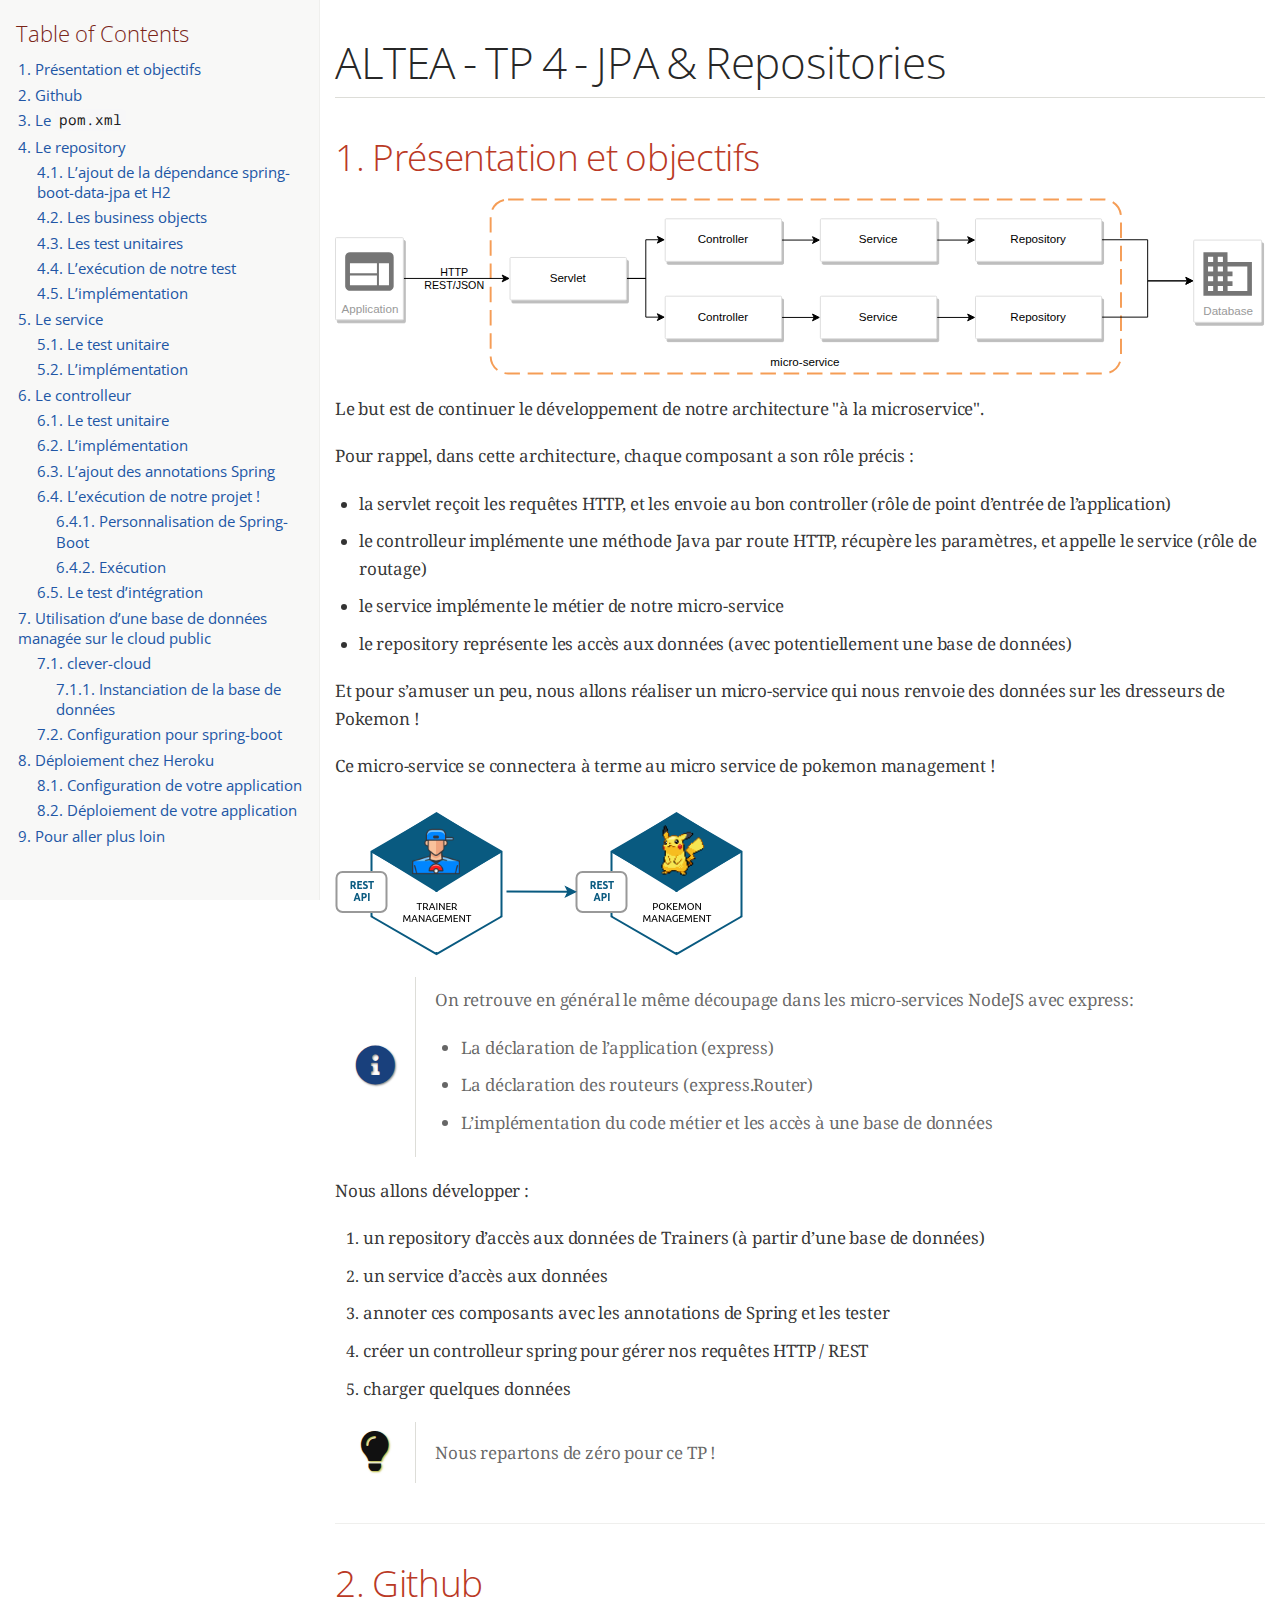
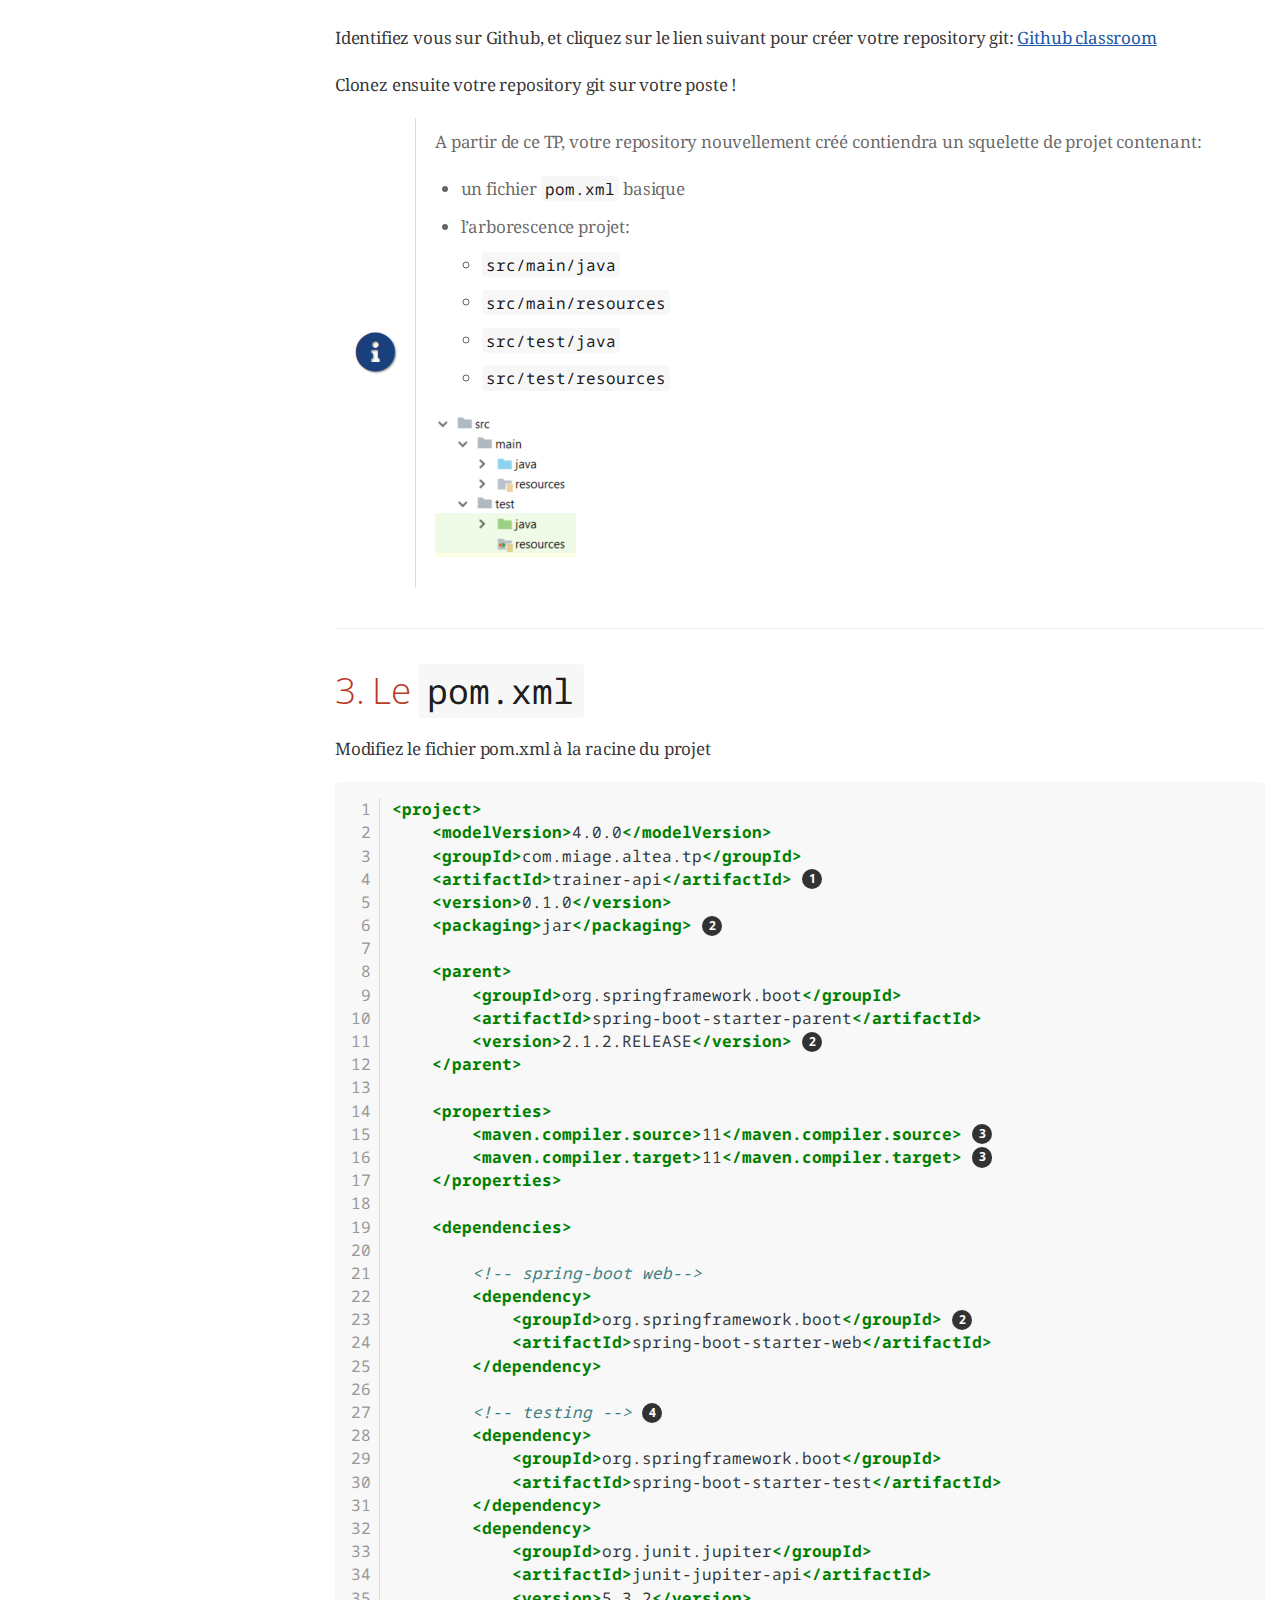
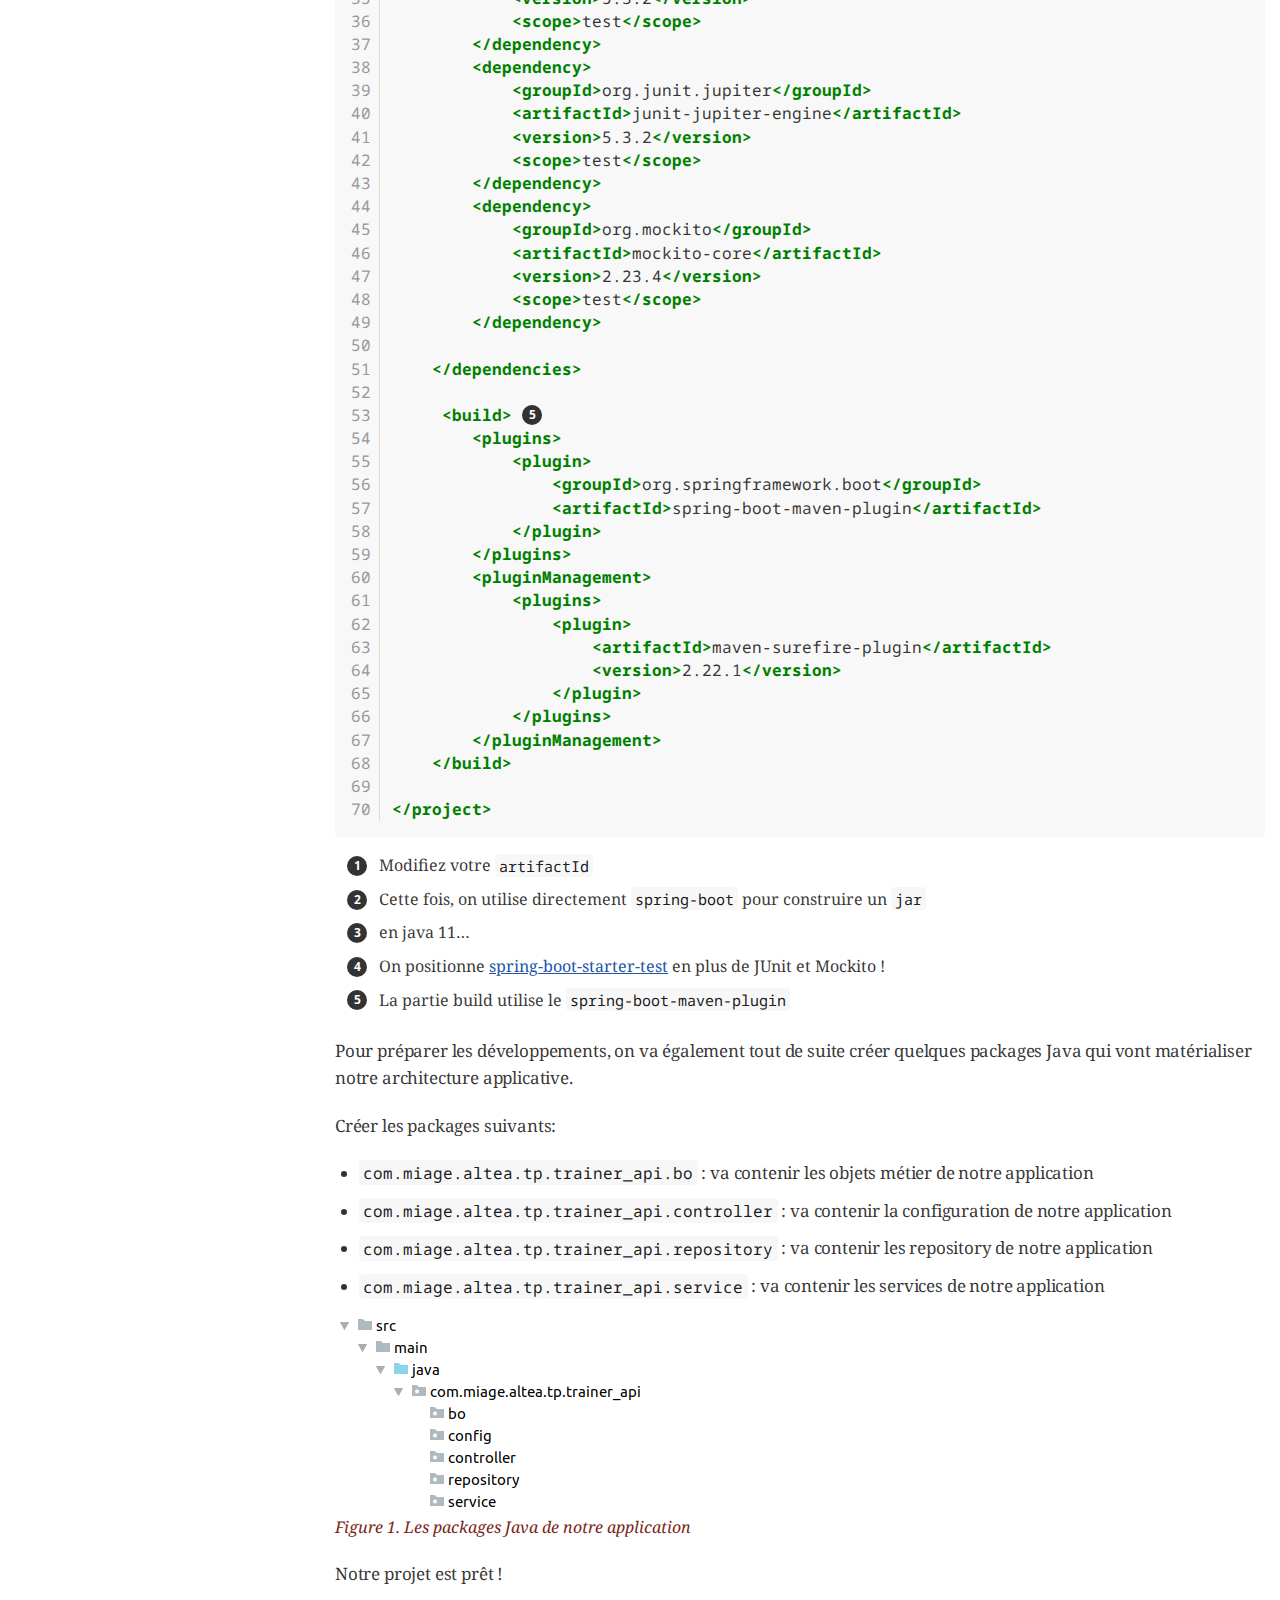
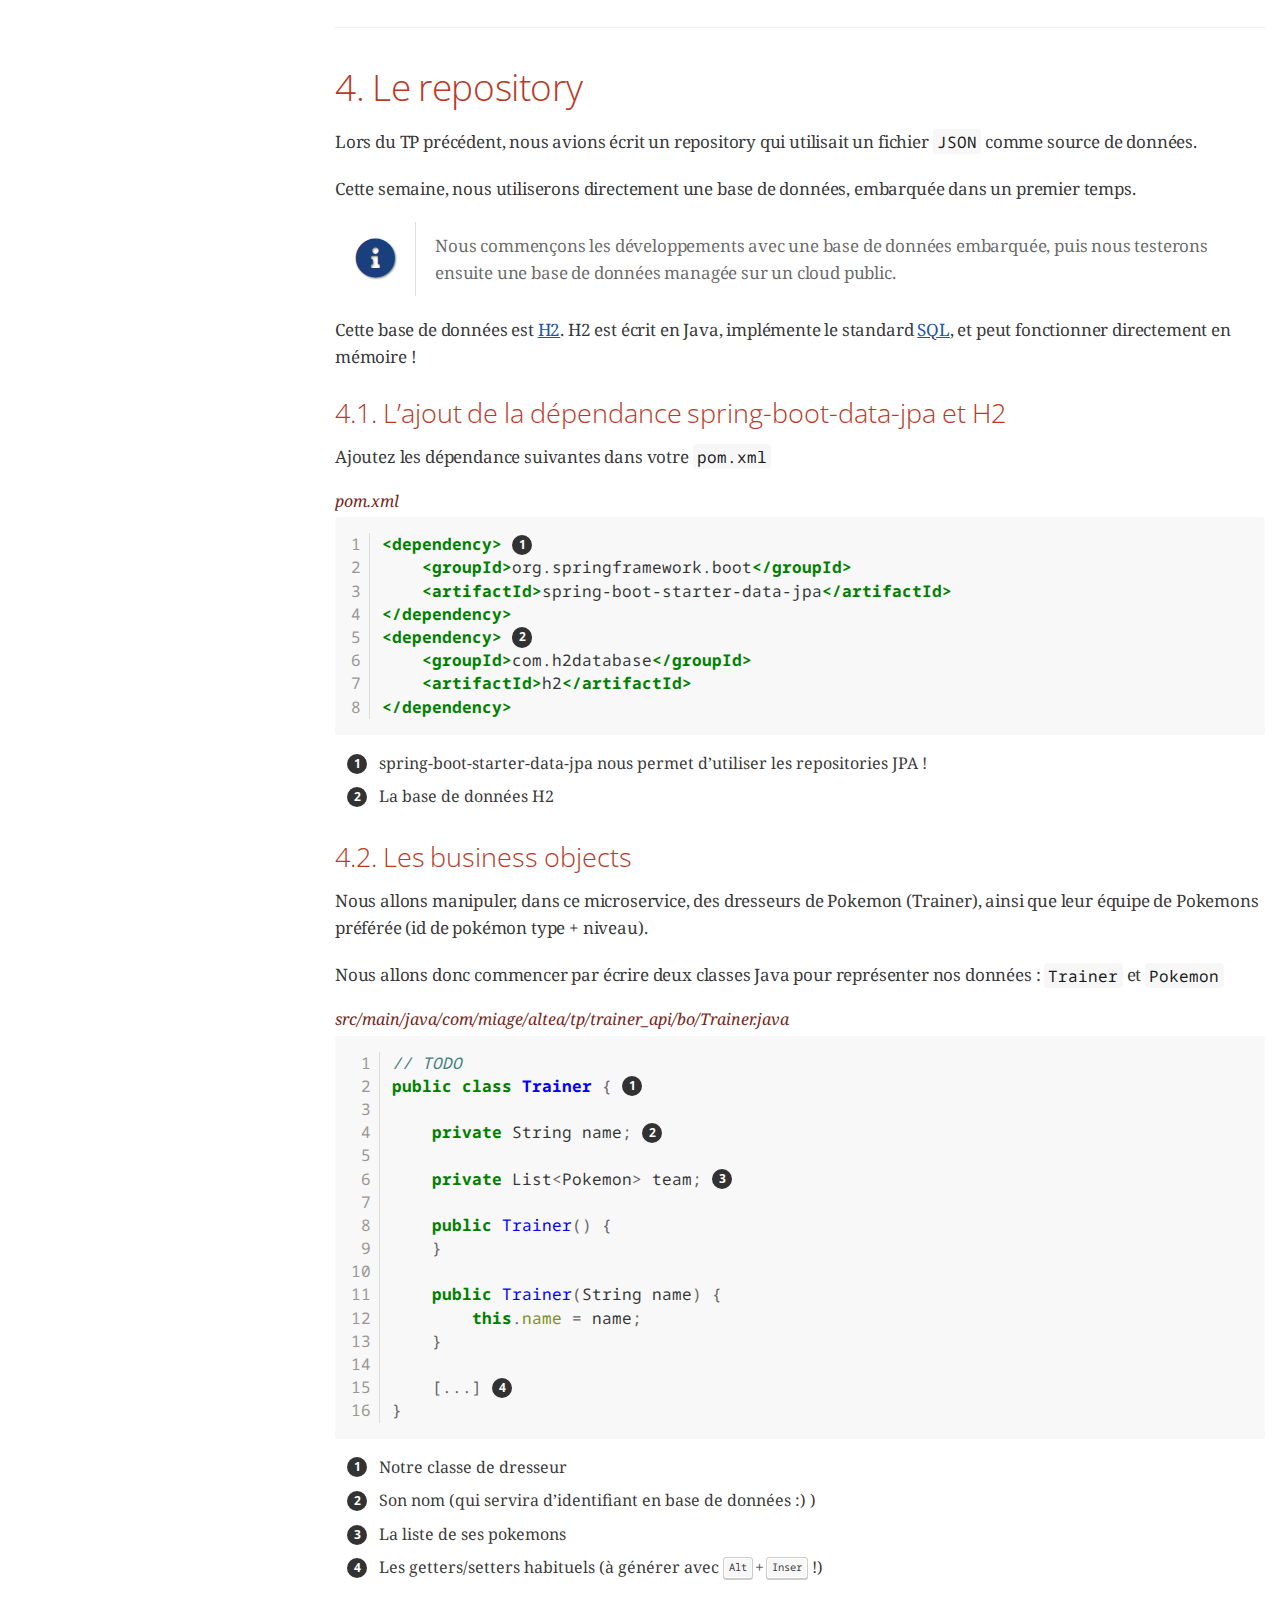
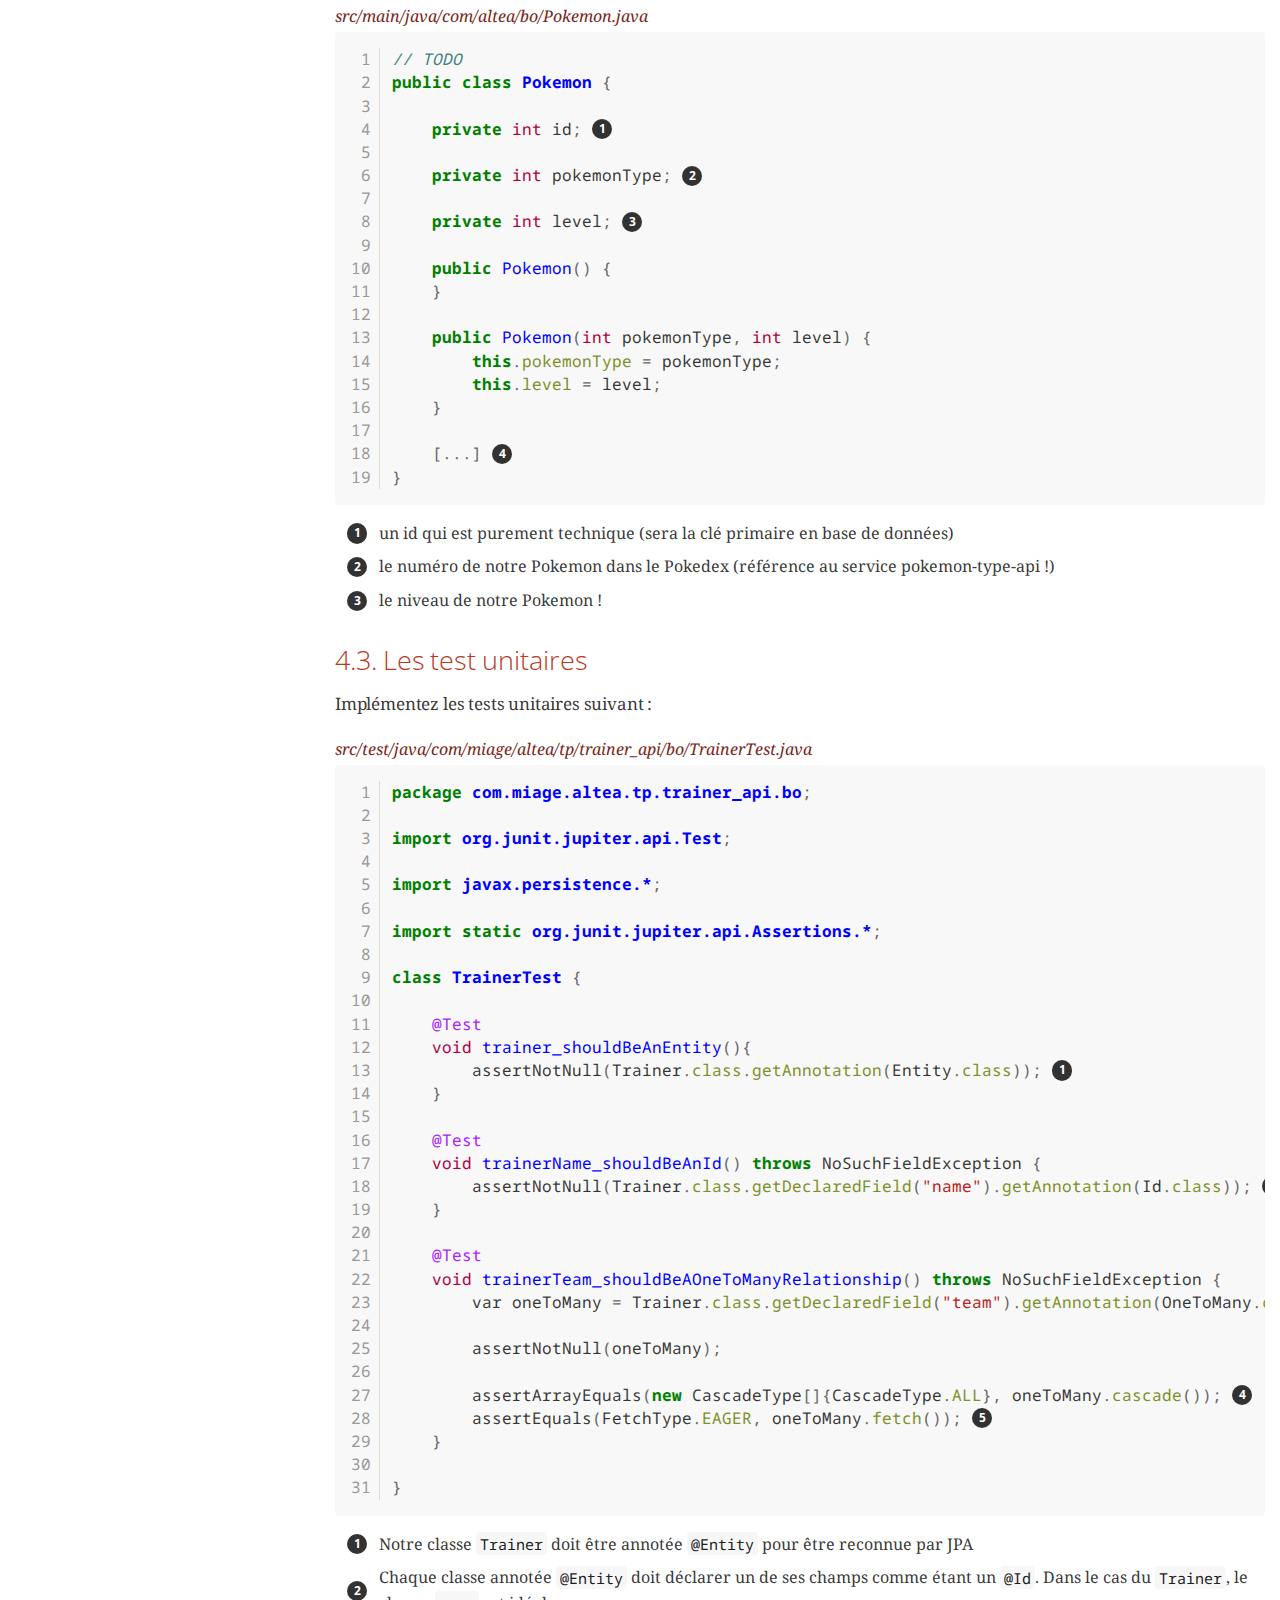
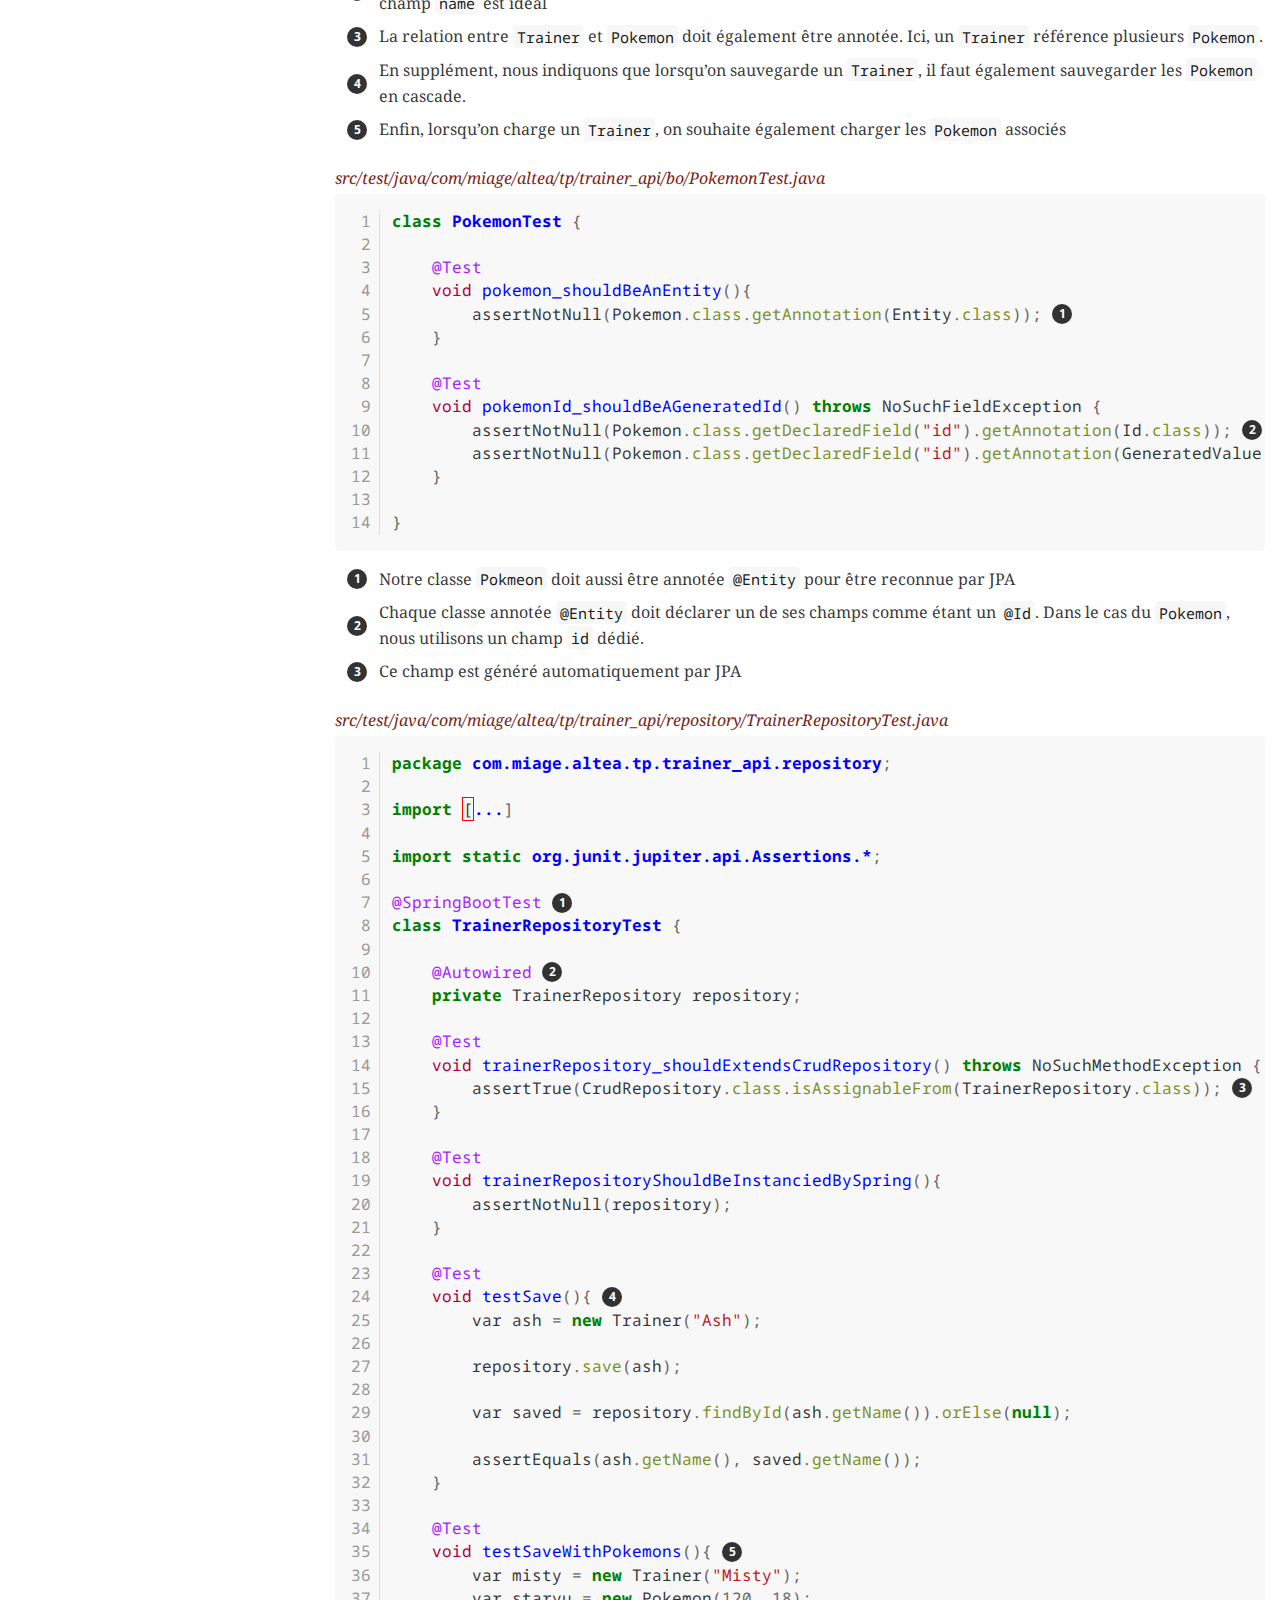
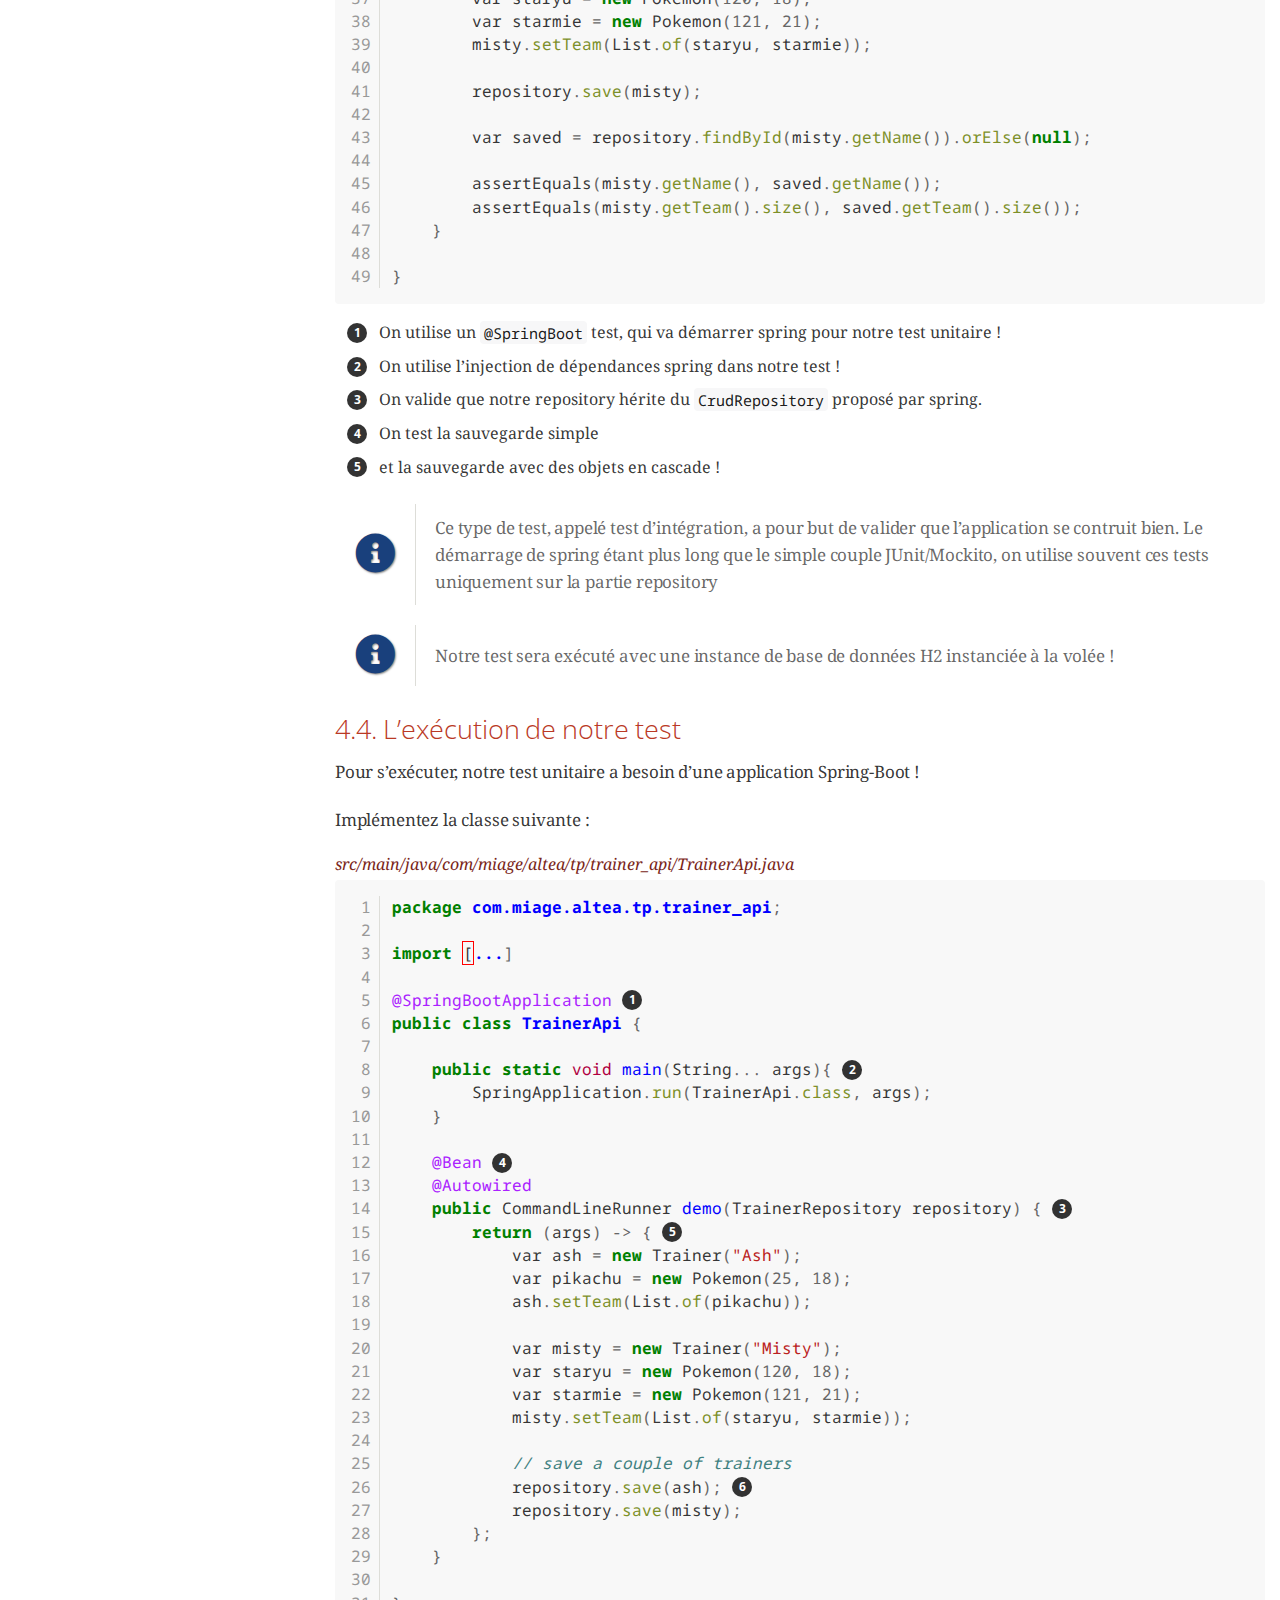
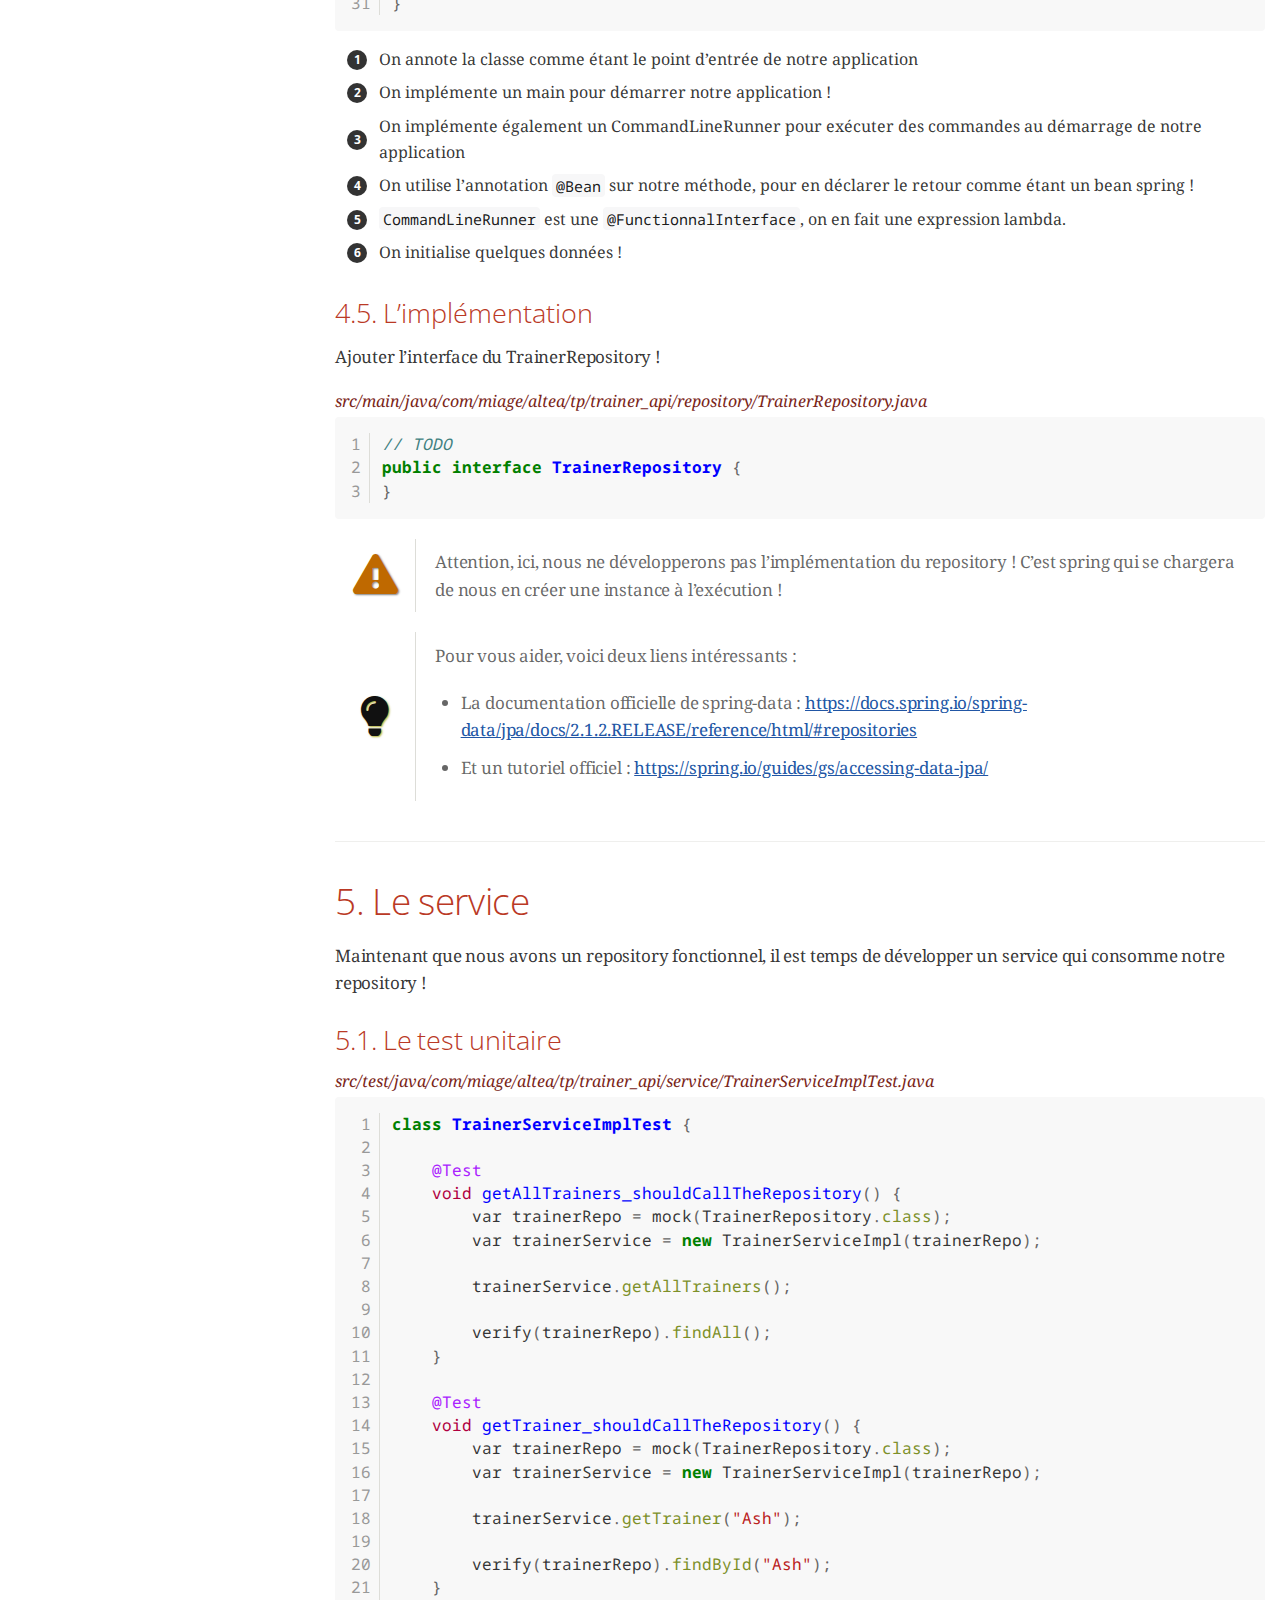
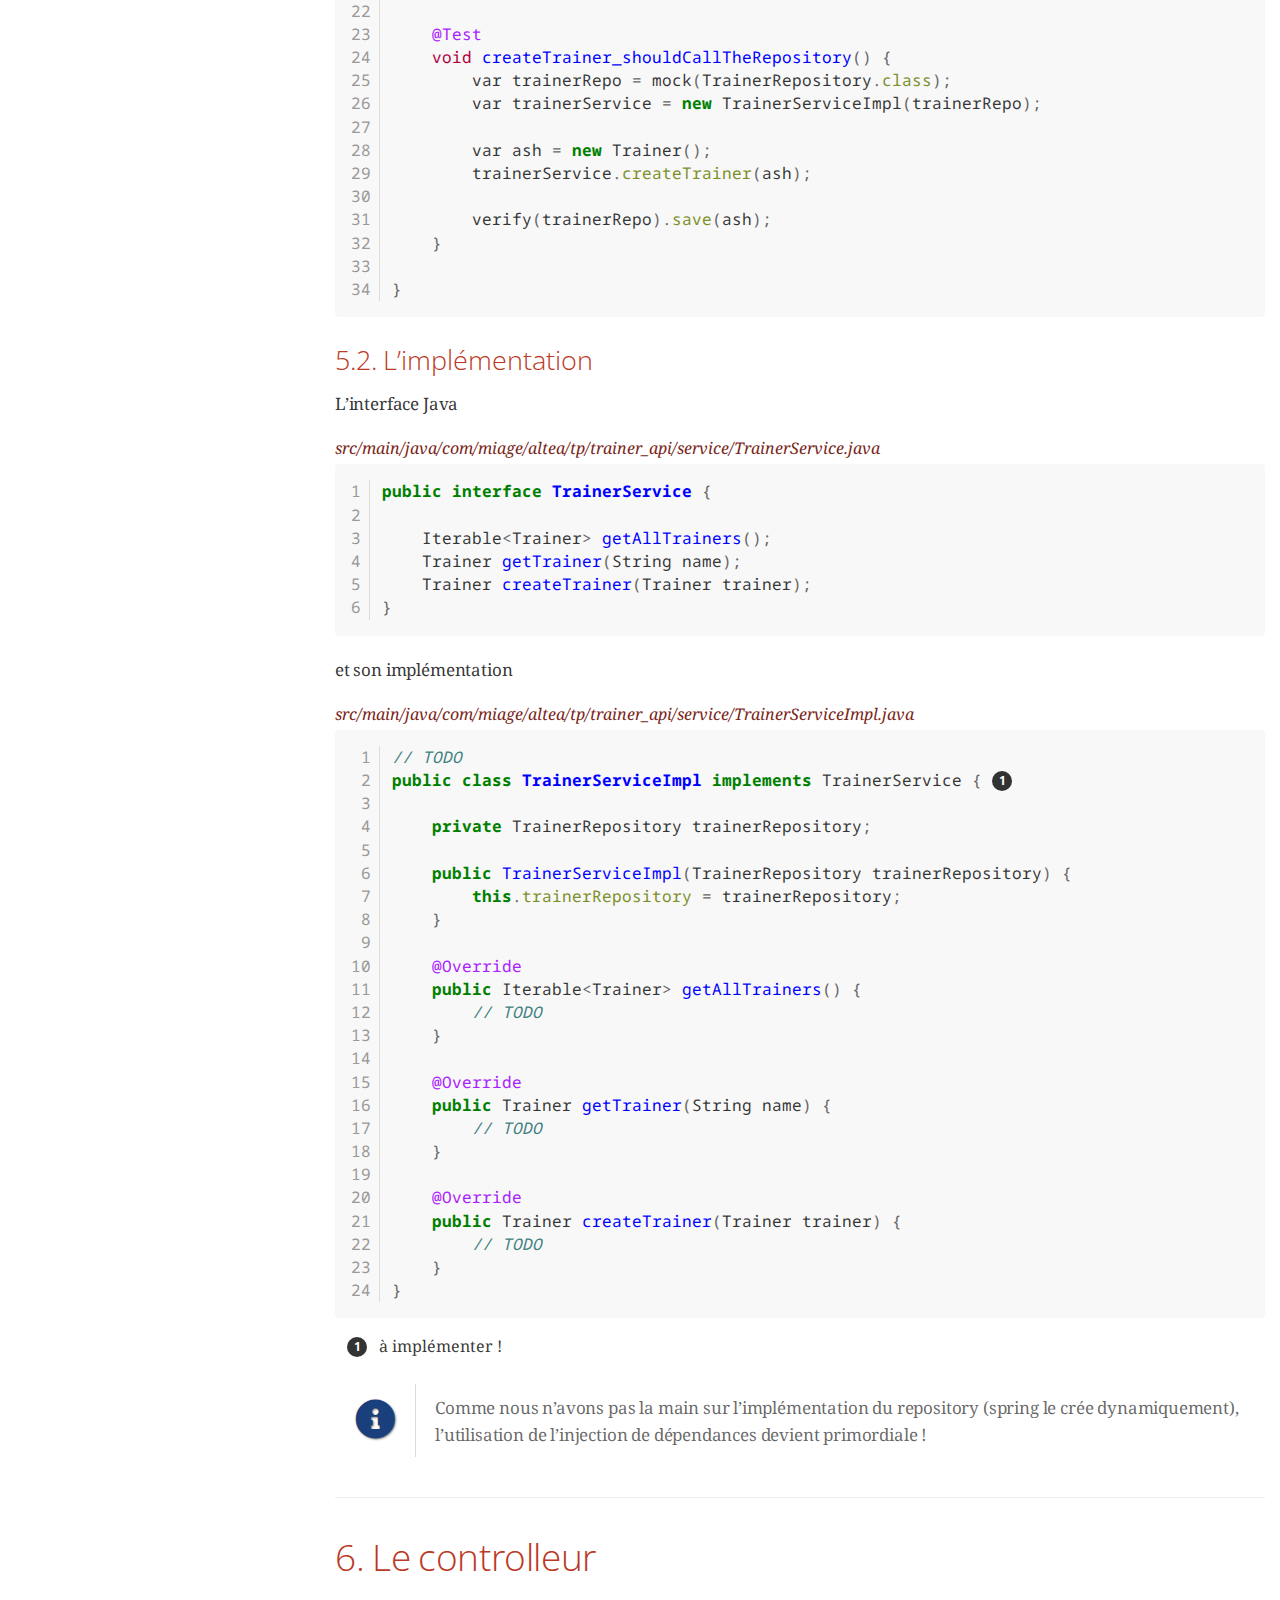
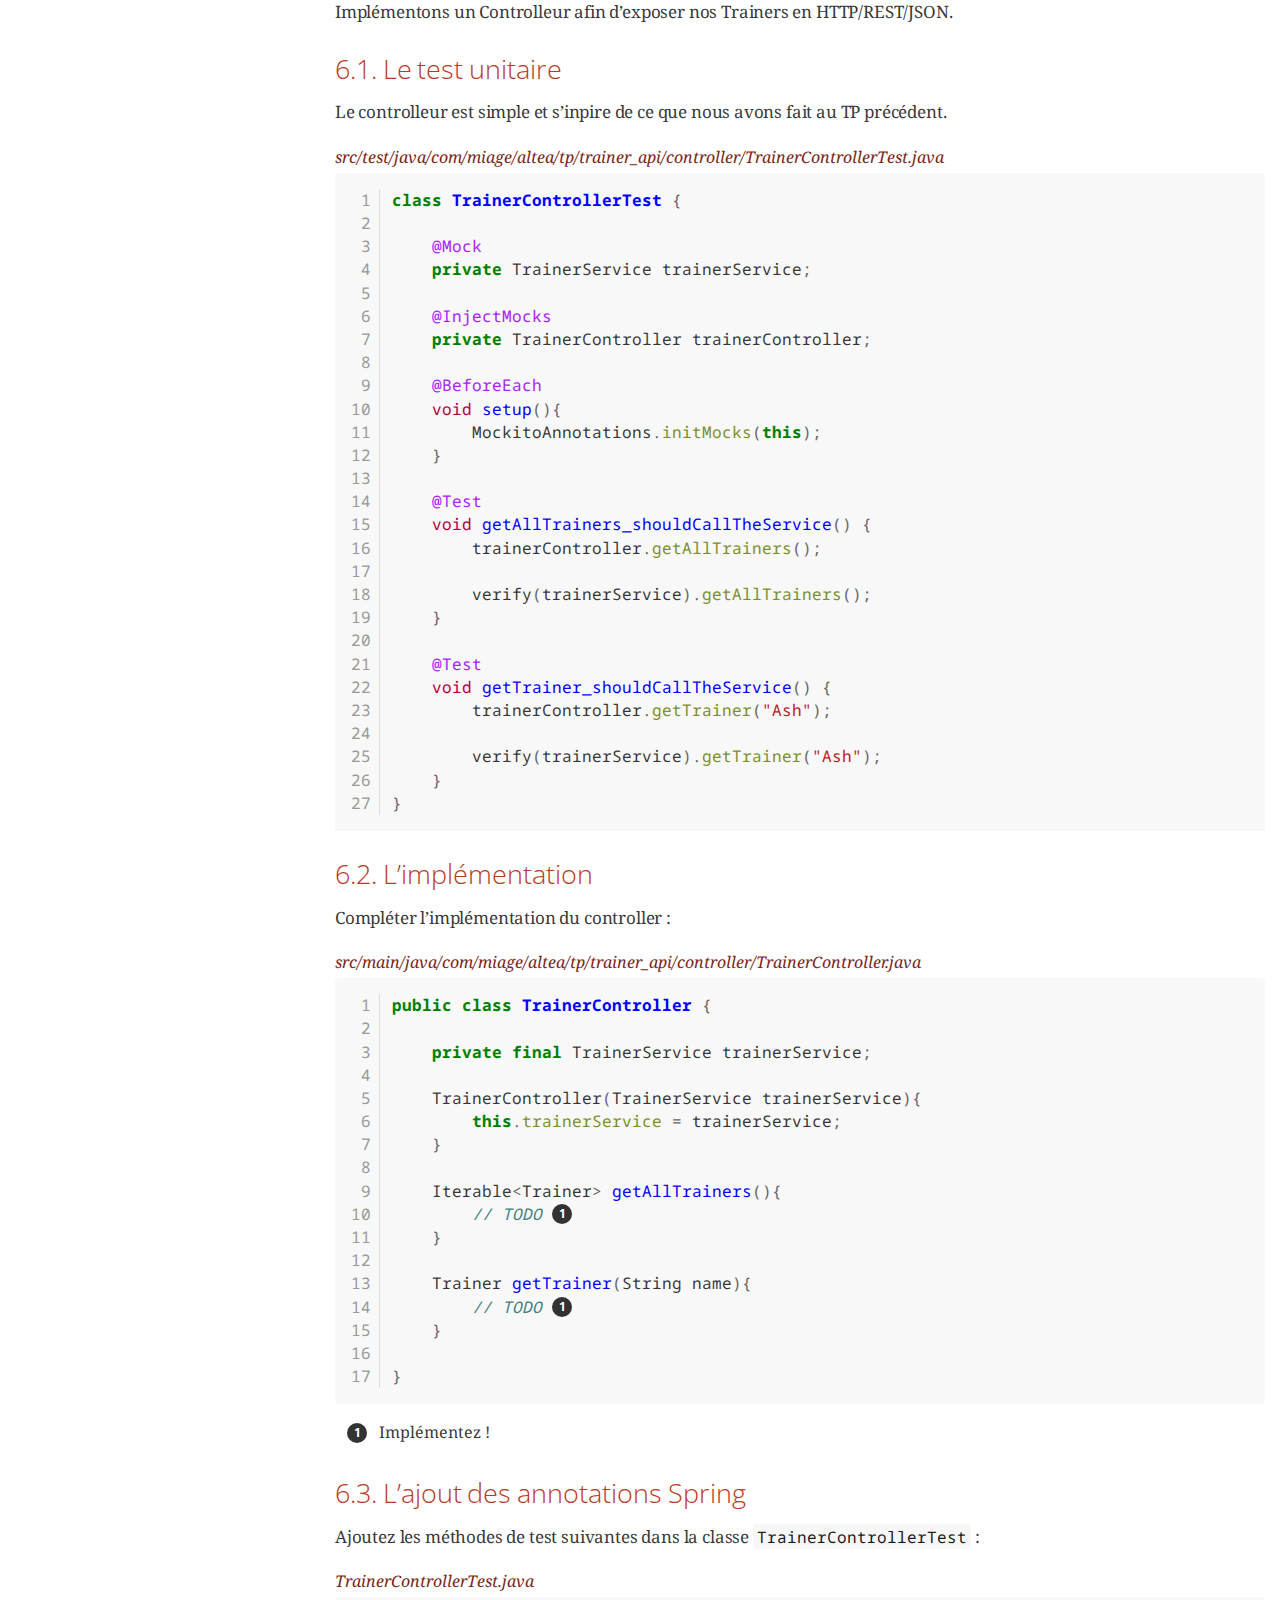
<file: cours/04-jpa/04-tp-jpa.html>
<!DOCTYPE html>
<html lang="en">
<head>
<meta charset="UTF-8">
<!--[if IE]><meta http-equiv="X-UA-Compatible" content="IE=edge"><![endif]-->
<meta name="viewport" content="width=device-width, initial-scale=1.0">
<meta name="generator" content="Asciidoctor 1.5.5">
<title>ALTEA - TP 4 - JPA &amp; Repositories</title>
<link rel="stylesheet" href="https://fonts.googleapis.com/css?family=Open+Sans:300,300italic,400,400italic,600,600italic%7CNoto+Serif:400,400italic,700,700italic%7CDroid+Sans+Mono:400,700">
<style>
/* Asciidoctor default stylesheet | MIT License | http://asciidoctor.org */
/* Remove comment around @import statement below when using as a custom stylesheet */
/*@import "https://fonts.googleapis.com/css?family=Open+Sans:300,300italic,400,400italic,600,600italic%7CNoto+Serif:400,400italic,700,700italic%7CDroid+Sans+Mono:400,700";*/
article,aside,details,figcaption,figure,footer,header,hgroup,main,nav,section,summary{display:block}
audio,canvas,video{display:inline-block}
audio:not([controls]){display:none;height:0}
[hidden],template{display:none}
script{display:none!important}
html{font-family:sans-serif;-ms-text-size-adjust:100%;-webkit-text-size-adjust:100%}
a{background:transparent}
a:focus{outline:thin dotted}
a:active,a:hover{outline:0}
h1{font-size:2em;margin:.67em 0}
abbr[title]{border-bottom:1px dotted}
b,strong{font-weight:bold}
dfn{font-style:italic}
hr{-moz-box-sizing:content-box;box-sizing:content-box;height:0}
mark{background:#ff0;color:#000}
code,kbd,pre,samp{font-family:monospace;font-size:1em}
pre{white-space:pre-wrap}
q{quotes:"\201C" "\201D" "\2018" "\2019"}
small{font-size:80%}
sub,sup{font-size:75%;line-height:0;position:relative;vertical-align:baseline}
sup{top:-.5em}
sub{bottom:-.25em}
img{border:0}
svg:not(:root){overflow:hidden}
figure{margin:0}
fieldset{border:1px solid silver;margin:0 2px;padding:.35em .625em .75em}
legend{border:0;padding:0}
button,input,select,textarea{font-family:inherit;font-size:100%;margin:0}
button,input{line-height:normal}
button,select{text-transform:none}
button,html input[type="button"],input[type="reset"],input[type="submit"]{-webkit-appearance:button;cursor:pointer}
button[disabled],html input[disabled]{cursor:default}
input[type="checkbox"],input[type="radio"]{box-sizing:border-box;padding:0}
input[type="search"]{-webkit-appearance:textfield;-moz-box-sizing:content-box;-webkit-box-sizing:content-box;box-sizing:content-box}
input[type="search"]::-webkit-search-cancel-button,input[type="search"]::-webkit-search-decoration{-webkit-appearance:none}
button::-moz-focus-inner,input::-moz-focus-inner{border:0;padding:0}
textarea{overflow:auto;vertical-align:top}
table{border-collapse:collapse;border-spacing:0}
*,*:before,*:after{-moz-box-sizing:border-box;-webkit-box-sizing:border-box;box-sizing:border-box}
html,body{font-size:100%}
body{background:#fff;color:rgba(0,0,0,.8);padding:0;margin:0;font-family:"Noto Serif","DejaVu Serif",serif;font-weight:400;font-style:normal;line-height:1;position:relative;cursor:auto;tab-size:4;-moz-osx-font-smoothing:grayscale;-webkit-font-smoothing:antialiased}
a:hover{cursor:pointer}
img,object,embed{max-width:100%;height:auto}
object,embed{height:100%}
img{-ms-interpolation-mode:bicubic}
.left{float:left!important}
.right{float:right!important}
.text-left{text-align:left!important}
.text-right{text-align:right!important}
.text-center{text-align:center!important}
.text-justify{text-align:justify!important}
.hide{display:none}
img,object,svg{display:inline-block;vertical-align:middle}
textarea{height:auto;min-height:50px}
select{width:100%}
.center{margin-left:auto;margin-right:auto}
.spread{width:100%}
p.lead,.paragraph.lead>p,#preamble>.sectionbody>.paragraph:first-of-type p{font-size:1.21875em;line-height:1.6}
.subheader,.admonitionblock td.content>.title,.audioblock>.title,.exampleblock>.title,.imageblock>.title,.listingblock>.title,.literalblock>.title,.stemblock>.title,.openblock>.title,.paragraph>.title,.quoteblock>.title,table.tableblock>.title,.verseblock>.title,.videoblock>.title,.dlist>.title,.olist>.title,.ulist>.title,.qlist>.title,.hdlist>.title{line-height:1.45;color:#7a2518;font-weight:400;margin-top:0;margin-bottom:.25em}
div,dl,dt,dd,ul,ol,li,h1,h2,h3,#toctitle,.sidebarblock>.content>.title,h4,h5,h6,pre,form,p,blockquote,th,td{margin:0;padding:0;direction:ltr}
a{color:#2156a5;text-decoration:underline;line-height:inherit}
a:hover,a:focus{color:#1d4b8f}
a img{border:none}
p{font-family:inherit;font-weight:400;font-size:1em;line-height:1.6;margin-bottom:1.25em;text-rendering:optimizeLegibility}
p aside{font-size:.875em;line-height:1.35;font-style:italic}
h1,h2,h3,#toctitle,.sidebarblock>.content>.title,h4,h5,h6{font-family:"Open Sans","DejaVu Sans",sans-serif;font-weight:300;font-style:normal;color:#ba3925;text-rendering:optimizeLegibility;margin-top:1em;margin-bottom:.5em;line-height:1.0125em}
h1 small,h2 small,h3 small,#toctitle small,.sidebarblock>.content>.title small,h4 small,h5 small,h6 small{font-size:60%;color:#e99b8f;line-height:0}
h1{font-size:2.125em}
h2{font-size:1.6875em}
h3,#toctitle,.sidebarblock>.content>.title{font-size:1.375em}
h4,h5{font-size:1.125em}
h6{font-size:1em}
hr{border:solid #ddddd8;border-width:1px 0 0;clear:both;margin:1.25em 0 1.1875em;height:0}
em,i{font-style:italic;line-height:inherit}
strong,b{font-weight:bold;line-height:inherit}
small{font-size:60%;line-height:inherit}
code{font-family:"Droid Sans Mono","DejaVu Sans Mono",monospace;font-weight:400;color:rgba(0,0,0,.9)}
ul,ol,dl{font-size:1em;line-height:1.6;margin-bottom:1.25em;list-style-position:outside;font-family:inherit}
ul,ol,ul.no-bullet,ol.no-bullet{margin-left:1.5em}
ul li ul,ul li ol{margin-left:1.25em;margin-bottom:0;font-size:1em}
ul.square li ul,ul.circle li ul,ul.disc li ul{list-style:inherit}
ul.square{list-style-type:square}
ul.circle{list-style-type:circle}
ul.disc{list-style-type:disc}
ul.no-bullet{list-style:none}
ol li ul,ol li ol{margin-left:1.25em;margin-bottom:0}
dl dt{margin-bottom:.3125em;font-weight:bold}
dl dd{margin-bottom:1.25em}
abbr,acronym{text-transform:uppercase;font-size:90%;color:rgba(0,0,0,.8);border-bottom:1px dotted #ddd;cursor:help}
abbr{text-transform:none}
blockquote{margin:0 0 1.25em;padding:.5625em 1.25em 0 1.1875em;border-left:1px solid #ddd}
blockquote cite{display:block;font-size:.9375em;color:rgba(0,0,0,.6)}
blockquote cite:before{content:"\2014 \0020"}
blockquote cite a,blockquote cite a:visited{color:rgba(0,0,0,.6)}
blockquote,blockquote p{line-height:1.6;color:rgba(0,0,0,.85)}
@media only screen and (min-width:768px){h1,h2,h3,#toctitle,.sidebarblock>.content>.title,h4,h5,h6{line-height:1.2}
h1{font-size:2.75em}
h2{font-size:2.3125em}
h3,#toctitle,.sidebarblock>.content>.title{font-size:1.6875em}
h4{font-size:1.4375em}}
table{background:#fff;margin-bottom:1.25em;border:solid 1px #dedede}
table thead,table tfoot{background:#f7f8f7;font-weight:bold}
table thead tr th,table thead tr td,table tfoot tr th,table tfoot tr td{padding:.5em .625em .625em;font-size:inherit;color:rgba(0,0,0,.8);text-align:left}
table tr th,table tr td{padding:.5625em .625em;font-size:inherit;color:rgba(0,0,0,.8)}
table tr.even,table tr.alt,table tr:nth-of-type(even){background:#f8f8f7}
table thead tr th,table tfoot tr th,table tbody tr td,table tr td,table tfoot tr td{display:table-cell;line-height:1.6}
h1,h2,h3,#toctitle,.sidebarblock>.content>.title,h4,h5,h6{line-height:1.2;word-spacing:-.05em}
h1 strong,h2 strong,h3 strong,#toctitle strong,.sidebarblock>.content>.title strong,h4 strong,h5 strong,h6 strong{font-weight:400}
.clearfix:before,.clearfix:after,.float-group:before,.float-group:after{content:" ";display:table}
.clearfix:after,.float-group:after{clear:both}
*:not(pre)>code{font-size:.9375em;font-style:normal!important;letter-spacing:0;padding:.1em .5ex;word-spacing:-.15em;background-color:#f7f7f8;-webkit-border-radius:4px;border-radius:4px;line-height:1.45;text-rendering:optimizeSpeed;word-wrap:break-word}
*:not(pre)>code.nobreak{word-wrap:normal}
*:not(pre)>code.nowrap{white-space:nowrap}
pre,pre>code{line-height:1.45;color:rgba(0,0,0,.9);font-family:"Droid Sans Mono","DejaVu Sans Mono",monospace;font-weight:400;text-rendering:optimizeSpeed}
em em{font-style:normal}
strong strong{font-weight:400}
.keyseq{color:rgba(51,51,51,.8)}
kbd{font-family:"Droid Sans Mono","DejaVu Sans Mono",monospace;display:inline-block;color:rgba(0,0,0,.8);font-size:.65em;line-height:1.45;background-color:#f7f7f7;border:1px solid #ccc;-webkit-border-radius:3px;border-radius:3px;-webkit-box-shadow:0 1px 0 rgba(0,0,0,.2),0 0 0 .1em white inset;box-shadow:0 1px 0 rgba(0,0,0,.2),0 0 0 .1em #fff inset;margin:0 .15em;padding:.2em .5em;vertical-align:middle;position:relative;top:-.1em;white-space:nowrap}
.keyseq kbd:first-child{margin-left:0}
.keyseq kbd:last-child{margin-right:0}
.menuseq,.menu{color:rgba(0,0,0,.8)}
b.button:before,b.button:after{position:relative;top:-1px;font-weight:400}
b.button:before{content:"[";padding:0 3px 0 2px}
b.button:after{content:"]";padding:0 2px 0 3px}
p a>code:hover{color:rgba(0,0,0,.9)}
#header,#content,#footnotes,#footer{width:100%;margin-left:auto;margin-right:auto;margin-top:0;margin-bottom:0;max-width:62.5em;*zoom:1;position:relative;padding-left:.9375em;padding-right:.9375em}
#header:before,#header:after,#content:before,#content:after,#footnotes:before,#footnotes:after,#footer:before,#footer:after{content:" ";display:table}
#header:after,#content:after,#footnotes:after,#footer:after{clear:both}
#content{margin-top:1.25em}
#content:before{content:none}
#header>h1:first-child{color:rgba(0,0,0,.85);margin-top:2.25rem;margin-bottom:0}
#header>h1:first-child+#toc{margin-top:8px;border-top:1px solid #ddddd8}
#header>h1:only-child,body.toc2 #header>h1:nth-last-child(2){border-bottom:1px solid #ddddd8;padding-bottom:8px}
#header .details{border-bottom:1px solid #ddddd8;line-height:1.45;padding-top:.25em;padding-bottom:.25em;padding-left:.25em;color:rgba(0,0,0,.6);display:-ms-flexbox;display:-webkit-flex;display:flex;-ms-flex-flow:row wrap;-webkit-flex-flow:row wrap;flex-flow:row wrap}
#header .details span:first-child{margin-left:-.125em}
#header .details span.email a{color:rgba(0,0,0,.85)}
#header .details br{display:none}
#header .details br+span:before{content:"\00a0\2013\00a0"}
#header .details br+span.author:before{content:"\00a0\22c5\00a0";color:rgba(0,0,0,.85)}
#header .details br+span#revremark:before{content:"\00a0|\00a0"}
#header #revnumber{text-transform:capitalize}
#header #revnumber:after{content:"\00a0"}
#content>h1:first-child:not([class]){color:rgba(0,0,0,.85);border-bottom:1px solid #ddddd8;padding-bottom:8px;margin-top:0;padding-top:1rem;margin-bottom:1.25rem}
#toc{border-bottom:1px solid #efefed;padding-bottom:.5em}
#toc>ul{margin-left:.125em}
#toc ul.sectlevel0>li>a{font-style:italic}
#toc ul.sectlevel0 ul.sectlevel1{margin:.5em 0}
#toc ul{font-family:"Open Sans","DejaVu Sans",sans-serif;list-style-type:none}
#toc li{line-height:1.3334;margin-top:.3334em}
#toc a{text-decoration:none}
#toc a:active{text-decoration:underline}
#toctitle{color:#7a2518;font-size:1.2em}
@media only screen and (min-width:768px){#toctitle{font-size:1.375em}
body.toc2{padding-left:15em;padding-right:0}
#toc.toc2{margin-top:0!important;background-color:#f8f8f7;position:fixed;width:15em;left:0;top:0;border-right:1px solid #efefed;border-top-width:0!important;border-bottom-width:0!important;z-index:1000;padding:1.25em 1em;height:100%;overflow:auto}
#toc.toc2 #toctitle{margin-top:0;margin-bottom:.8rem;font-size:1.2em}
#toc.toc2>ul{font-size:.9em;margin-bottom:0}
#toc.toc2 ul ul{margin-left:0;padding-left:1em}
#toc.toc2 ul.sectlevel0 ul.sectlevel1{padding-left:0;margin-top:.5em;margin-bottom:.5em}
body.toc2.toc-right{padding-left:0;padding-right:15em}
body.toc2.toc-right #toc.toc2{border-right-width:0;border-left:1px solid #efefed;left:auto;right:0}}
@media only screen and (min-width:1280px){body.toc2{padding-left:20em;padding-right:0}
#toc.toc2{width:20em}
#toc.toc2 #toctitle{font-size:1.375em}
#toc.toc2>ul{font-size:.95em}
#toc.toc2 ul ul{padding-left:1.25em}
body.toc2.toc-right{padding-left:0;padding-right:20em}}
#content #toc{border-style:solid;border-width:1px;border-color:#e0e0dc;margin-bottom:1.25em;padding:1.25em;background:#f8f8f7;-webkit-border-radius:4px;border-radius:4px}
#content #toc>:first-child{margin-top:0}
#content #toc>:last-child{margin-bottom:0}
#footer{max-width:100%;background-color:rgba(0,0,0,.8);padding:1.25em}
#footer-text{color:rgba(255,255,255,.8);line-height:1.44}
.sect1{padding-bottom:.625em}
@media only screen and (min-width:768px){.sect1{padding-bottom:1.25em}}
.sect1+.sect1{border-top:1px solid #efefed}
#content h1>a.anchor,h2>a.anchor,h3>a.anchor,#toctitle>a.anchor,.sidebarblock>.content>.title>a.anchor,h4>a.anchor,h5>a.anchor,h6>a.anchor{position:absolute;z-index:1001;width:1.5ex;margin-left:-1.5ex;display:block;text-decoration:none!important;visibility:hidden;text-align:center;font-weight:400}
#content h1>a.anchor:before,h2>a.anchor:before,h3>a.anchor:before,#toctitle>a.anchor:before,.sidebarblock>.content>.title>a.anchor:before,h4>a.anchor:before,h5>a.anchor:before,h6>a.anchor:before{content:"\00A7";font-size:.85em;display:block;padding-top:.1em}
#content h1:hover>a.anchor,#content h1>a.anchor:hover,h2:hover>a.anchor,h2>a.anchor:hover,h3:hover>a.anchor,#toctitle:hover>a.anchor,.sidebarblock>.content>.title:hover>a.anchor,h3>a.anchor:hover,#toctitle>a.anchor:hover,.sidebarblock>.content>.title>a.anchor:hover,h4:hover>a.anchor,h4>a.anchor:hover,h5:hover>a.anchor,h5>a.anchor:hover,h6:hover>a.anchor,h6>a.anchor:hover{visibility:visible}
#content h1>a.link,h2>a.link,h3>a.link,#toctitle>a.link,.sidebarblock>.content>.title>a.link,h4>a.link,h5>a.link,h6>a.link{color:#ba3925;text-decoration:none}
#content h1>a.link:hover,h2>a.link:hover,h3>a.link:hover,#toctitle>a.link:hover,.sidebarblock>.content>.title>a.link:hover,h4>a.link:hover,h5>a.link:hover,h6>a.link:hover{color:#a53221}
.audioblock,.imageblock,.literalblock,.listingblock,.stemblock,.videoblock{margin-bottom:1.25em}
.admonitionblock td.content>.title,.audioblock>.title,.exampleblock>.title,.imageblock>.title,.listingblock>.title,.literalblock>.title,.stemblock>.title,.openblock>.title,.paragraph>.title,.quoteblock>.title,table.tableblock>.title,.verseblock>.title,.videoblock>.title,.dlist>.title,.olist>.title,.ulist>.title,.qlist>.title,.hdlist>.title{text-rendering:optimizeLegibility;text-align:left;font-family:"Noto Serif","DejaVu Serif",serif;font-size:1rem;font-style:italic}
table.tableblock>caption.title{white-space:nowrap;overflow:visible;max-width:0}
.paragraph.lead>p,#preamble>.sectionbody>.paragraph:first-of-type p{color:rgba(0,0,0,.85)}
table.tableblock #preamble>.sectionbody>.paragraph:first-of-type p{font-size:inherit}
.admonitionblock>table{border-collapse:separate;border:0;background:none;width:100%}
.admonitionblock>table td.icon{text-align:center;width:80px}
.admonitionblock>table td.icon img{max-width:none}
.admonitionblock>table td.icon .title{font-weight:bold;font-family:"Open Sans","DejaVu Sans",sans-serif;text-transform:uppercase}
.admonitionblock>table td.content{padding-left:1.125em;padding-right:1.25em;border-left:1px solid #ddddd8;color:rgba(0,0,0,.6)}
.admonitionblock>table td.content>:last-child>:last-child{margin-bottom:0}
.exampleblock>.content{border-style:solid;border-width:1px;border-color:#e6e6e6;margin-bottom:1.25em;padding:1.25em;background:#fff;-webkit-border-radius:4px;border-radius:4px}
.exampleblock>.content>:first-child{margin-top:0}
.exampleblock>.content>:last-child{margin-bottom:0}
.sidebarblock{border-style:solid;border-width:1px;border-color:#e0e0dc;margin-bottom:1.25em;padding:1.25em;background:#f8f8f7;-webkit-border-radius:4px;border-radius:4px}
.sidebarblock>:first-child{margin-top:0}
.sidebarblock>:last-child{margin-bottom:0}
.sidebarblock>.content>.title{color:#7a2518;margin-top:0;text-align:center}
.exampleblock>.content>:last-child>:last-child,.exampleblock>.content .olist>ol>li:last-child>:last-child,.exampleblock>.content .ulist>ul>li:last-child>:last-child,.exampleblock>.content .qlist>ol>li:last-child>:last-child,.sidebarblock>.content>:last-child>:last-child,.sidebarblock>.content .olist>ol>li:last-child>:last-child,.sidebarblock>.content .ulist>ul>li:last-child>:last-child,.sidebarblock>.content .qlist>ol>li:last-child>:last-child{margin-bottom:0}
.literalblock pre,.listingblock pre:not(.highlight),.listingblock pre[class="highlight"],.listingblock pre[class^="highlight "],.listingblock pre.CodeRay,.listingblock pre.prettyprint{background:#f7f7f8}
.sidebarblock .literalblock pre,.sidebarblock .listingblock pre:not(.highlight),.sidebarblock .listingblock pre[class="highlight"],.sidebarblock .listingblock pre[class^="highlight "],.sidebarblock .listingblock pre.CodeRay,.sidebarblock .listingblock pre.prettyprint{background:#f2f1f1}
.literalblock pre,.literalblock pre[class],.listingblock pre,.listingblock pre[class]{-webkit-border-radius:4px;border-radius:4px;word-wrap:break-word;padding:1em;font-size:.8125em}
.literalblock pre.nowrap,.literalblock pre[class].nowrap,.listingblock pre.nowrap,.listingblock pre[class].nowrap{overflow-x:auto;white-space:pre;word-wrap:normal}
@media only screen and (min-width:768px){.literalblock pre,.literalblock pre[class],.listingblock pre,.listingblock pre[class]{font-size:.90625em}}
@media only screen and (min-width:1280px){.literalblock pre,.literalblock pre[class],.listingblock pre,.listingblock pre[class]{font-size:1em}}
.literalblock.output pre{color:#f7f7f8;background-color:rgba(0,0,0,.9)}
.listingblock pre.highlightjs{padding:0}
.listingblock pre.highlightjs>code{padding:1em;-webkit-border-radius:4px;border-radius:4px}
.listingblock pre.prettyprint{border-width:0}
.listingblock>.content{position:relative}
.listingblock code[data-lang]:before{display:none;content:attr(data-lang);position:absolute;font-size:.75em;top:.425rem;right:.5rem;line-height:1;text-transform:uppercase;color:#999}
.listingblock:hover code[data-lang]:before{display:block}
.listingblock.terminal pre .command:before{content:attr(data-prompt);padding-right:.5em;color:#999}
.listingblock.terminal pre .command:not([data-prompt]):before{content:"$"}
table.pyhltable{border-collapse:separate;border:0;margin-bottom:0;background:none}
table.pyhltable td{vertical-align:top;padding-top:0;padding-bottom:0;line-height:1.45}
table.pyhltable td.code{padding-left:.75em;padding-right:0}
pre.pygments .lineno,table.pyhltable td:not(.code){color:#999;padding-left:0;padding-right:.5em;border-right:1px solid #ddddd8}
pre.pygments .lineno{display:inline-block;margin-right:.25em}
table.pyhltable .linenodiv{background:none!important;padding-right:0!important}
.quoteblock{margin:0 1em 1.25em 1.5em;display:table}
.quoteblock>.title{margin-left:-1.5em;margin-bottom:.75em}
.quoteblock blockquote,.quoteblock blockquote p{color:rgba(0,0,0,.85);font-size:1.15rem;line-height:1.75;word-spacing:.1em;letter-spacing:0;font-style:italic;text-align:justify}
.quoteblock blockquote{margin:0;padding:0;border:0}
.quoteblock blockquote:before{content:"\201c";float:left;font-size:2.75em;font-weight:bold;line-height:.6em;margin-left:-.6em;color:#7a2518;text-shadow:0 1px 2px rgba(0,0,0,.1)}
.quoteblock blockquote>.paragraph:last-child p{margin-bottom:0}
.quoteblock .attribution{margin-top:.5em;margin-right:.5ex;text-align:right}
.quoteblock .quoteblock{margin-left:0;margin-right:0;padding:.5em 0;border-left:3px solid rgba(0,0,0,.6)}
.quoteblock .quoteblock blockquote{padding:0 0 0 .75em}
.quoteblock .quoteblock blockquote:before{display:none}
.verseblock{margin:0 1em 1.25em 1em}
.verseblock pre{font-family:"Open Sans","DejaVu Sans",sans;font-size:1.15rem;color:rgba(0,0,0,.85);font-weight:300;text-rendering:optimizeLegibility}
.verseblock pre strong{font-weight:400}
.verseblock .attribution{margin-top:1.25rem;margin-left:.5ex}
.quoteblock .attribution,.verseblock .attribution{font-size:.9375em;line-height:1.45;font-style:italic}
.quoteblock .attribution br,.verseblock .attribution br{display:none}
.quoteblock .attribution cite,.verseblock .attribution cite{display:block;letter-spacing:-.025em;color:rgba(0,0,0,.6)}
.quoteblock.abstract{margin:0 0 1.25em 0;display:block}
.quoteblock.abstract blockquote,.quoteblock.abstract blockquote p{text-align:left;word-spacing:0}
.quoteblock.abstract blockquote:before,.quoteblock.abstract blockquote p:first-of-type:before{display:none}
table.tableblock{max-width:100%;border-collapse:separate}
table.tableblock td>.paragraph:last-child p>p:last-child,table.tableblock th>p:last-child,table.tableblock td>p:last-child{margin-bottom:0}
table.tableblock,th.tableblock,td.tableblock{border:0 solid #dedede}
table.grid-all th.tableblock,table.grid-all td.tableblock{border-width:0 1px 1px 0}
table.grid-all tfoot>tr>th.tableblock,table.grid-all tfoot>tr>td.tableblock{border-width:1px 1px 0 0}
table.grid-cols th.tableblock,table.grid-cols td.tableblock{border-width:0 1px 0 0}
table.grid-all *>tr>.tableblock:last-child,table.grid-cols *>tr>.tableblock:last-child{border-right-width:0}
table.grid-rows th.tableblock,table.grid-rows td.tableblock{border-width:0 0 1px 0}
table.grid-all tbody>tr:last-child>th.tableblock,table.grid-all tbody>tr:last-child>td.tableblock,table.grid-all thead:last-child>tr>th.tableblock,table.grid-rows tbody>tr:last-child>th.tableblock,table.grid-rows tbody>tr:last-child>td.tableblock,table.grid-rows thead:last-child>tr>th.tableblock{border-bottom-width:0}
table.grid-rows tfoot>tr>th.tableblock,table.grid-rows tfoot>tr>td.tableblock{border-width:1px 0 0 0}
table.frame-all{border-width:1px}
table.frame-sides{border-width:0 1px}
table.frame-topbot{border-width:1px 0}
th.halign-left,td.halign-left{text-align:left}
th.halign-right,td.halign-right{text-align:right}
th.halign-center,td.halign-center{text-align:center}
th.valign-top,td.valign-top{vertical-align:top}
th.valign-bottom,td.valign-bottom{vertical-align:bottom}
th.valign-middle,td.valign-middle{vertical-align:middle}
table thead th,table tfoot th{font-weight:bold}
tbody tr th{display:table-cell;line-height:1.6;background:#f7f8f7}
tbody tr th,tbody tr th p,tfoot tr th,tfoot tr th p{color:rgba(0,0,0,.8);font-weight:bold}
p.tableblock>code:only-child{background:none;padding:0}
p.tableblock{font-size:1em}
td>div.verse{white-space:pre}
ol{margin-left:1.75em}
ul li ol{margin-left:1.5em}
dl dd{margin-left:1.125em}
dl dd:last-child,dl dd:last-child>:last-child{margin-bottom:0}
ol>li p,ul>li p,ul dd,ol dd,.olist .olist,.ulist .ulist,.ulist .olist,.olist .ulist{margin-bottom:.625em}
ul.unstyled,ol.unnumbered,ul.checklist,ul.none{list-style-type:none}
ul.unstyled,ol.unnumbered,ul.checklist{margin-left:.625em}
ul.checklist li>p:first-child>.fa-square-o:first-child,ul.checklist li>p:first-child>.fa-check-square-o:first-child{width:1em;font-size:.85em}
ul.checklist li>p:first-child>input[type="checkbox"]:first-child{width:1em;position:relative;top:1px}
ul.inline{margin:0 auto .625em auto;margin-left:-1.375em;margin-right:0;padding:0;list-style:none;overflow:hidden}
ul.inline>li{list-style:none;float:left;margin-left:1.375em;display:block}
ul.inline>li>*{display:block}
.unstyled dl dt{font-weight:400;font-style:normal}
ol.arabic{list-style-type:decimal}
ol.decimal{list-style-type:decimal-leading-zero}
ol.loweralpha{list-style-type:lower-alpha}
ol.upperalpha{list-style-type:upper-alpha}
ol.lowerroman{list-style-type:lower-roman}
ol.upperroman{list-style-type:upper-roman}
ol.lowergreek{list-style-type:lower-greek}
.hdlist>table,.colist>table{border:0;background:none}
.hdlist>table>tbody>tr,.colist>table>tbody>tr{background:none}
td.hdlist1,td.hdlist2{vertical-align:top;padding:0 .625em}
td.hdlist1{font-weight:bold;padding-bottom:1.25em}
.literalblock+.colist,.listingblock+.colist{margin-top:-.5em}
.colist>table tr>td:first-of-type{padding:0 .75em;line-height:1}
.colist>table tr>td:last-of-type{padding:.25em 0}
.thumb,.th{line-height:0;display:inline-block;border:solid 4px #fff;-webkit-box-shadow:0 0 0 1px #ddd;box-shadow:0 0 0 1px #ddd}
.imageblock.left,.imageblock[style*="float: left"]{margin:.25em .625em 1.25em 0}
.imageblock.right,.imageblock[style*="float: right"]{margin:.25em 0 1.25em .625em}
.imageblock>.title{margin-bottom:0}
.imageblock.thumb,.imageblock.th{border-width:6px}
.imageblock.thumb>.title,.imageblock.th>.title{padding:0 .125em}
.image.left,.image.right{margin-top:.25em;margin-bottom:.25em;display:inline-block;line-height:0}
.image.left{margin-right:.625em}
.image.right{margin-left:.625em}
a.image{text-decoration:none;display:inline-block}
a.image object{pointer-events:none}
sup.footnote,sup.footnoteref{font-size:.875em;position:static;vertical-align:super}
sup.footnote a,sup.footnoteref a{text-decoration:none}
sup.footnote a:active,sup.footnoteref a:active{text-decoration:underline}
#footnotes{padding-top:.75em;padding-bottom:.75em;margin-bottom:.625em}
#footnotes hr{width:20%;min-width:6.25em;margin:-.25em 0 .75em 0;border-width:1px 0 0 0}
#footnotes .footnote{padding:0 .375em 0 .225em;line-height:1.3334;font-size:.875em;margin-left:1.2em;text-indent:-1.05em;margin-bottom:.2em}
#footnotes .footnote a:first-of-type{font-weight:bold;text-decoration:none}
#footnotes .footnote:last-of-type{margin-bottom:0}
#content #footnotes{margin-top:-.625em;margin-bottom:0;padding:.75em 0}
.gist .file-data>table{border:0;background:#fff;width:100%;margin-bottom:0}
.gist .file-data>table td.line-data{width:99%}
div.unbreakable{page-break-inside:avoid}
.big{font-size:larger}
.small{font-size:smaller}
.underline{text-decoration:underline}
.overline{text-decoration:overline}
.line-through{text-decoration:line-through}
.aqua{color:#00bfbf}
.aqua-background{background-color:#00fafa}
.black{color:#000}
.black-background{background-color:#000}
.blue{color:#0000bf}
.blue-background{background-color:#0000fa}
.fuchsia{color:#bf00bf}
.fuchsia-background{background-color:#fa00fa}
.gray{color:#606060}
.gray-background{background-color:#7d7d7d}
.green{color:#006000}
.green-background{background-color:#007d00}
.lime{color:#00bf00}
.lime-background{background-color:#00fa00}
.maroon{color:#600000}
.maroon-background{background-color:#7d0000}
.navy{color:#000060}
.navy-background{background-color:#00007d}
.olive{color:#606000}
.olive-background{background-color:#7d7d00}
.purple{color:#600060}
.purple-background{background-color:#7d007d}
.red{color:#bf0000}
.red-background{background-color:#fa0000}
.silver{color:#909090}
.silver-background{background-color:#bcbcbc}
.teal{color:#006060}
.teal-background{background-color:#007d7d}
.white{color:#bfbfbf}
.white-background{background-color:#fafafa}
.yellow{color:#bfbf00}
.yellow-background{background-color:#fafa00}
span.icon>.fa{cursor:default}
.admonitionblock td.icon [class^="fa icon-"]{font-size:2.5em;text-shadow:1px 1px 2px rgba(0,0,0,.5);cursor:default}
.admonitionblock td.icon .icon-note:before{content:"\f05a";color:#19407c}
.admonitionblock td.icon .icon-tip:before{content:"\f0eb";text-shadow:1px 1px 2px rgba(155,155,0,.8);color:#111}
.admonitionblock td.icon .icon-warning:before{content:"\f071";color:#bf6900}
.admonitionblock td.icon .icon-caution:before{content:"\f06d";color:#bf3400}
.admonitionblock td.icon .icon-important:before{content:"\f06a";color:#bf0000}
.conum[data-value]{display:inline-block;color:#fff!important;background-color:rgba(0,0,0,.8);-webkit-border-radius:100px;border-radius:100px;text-align:center;font-size:.75em;width:1.67em;height:1.67em;line-height:1.67em;font-family:"Open Sans","DejaVu Sans",sans-serif;font-style:normal;font-weight:bold}
.conum[data-value] *{color:#fff!important}
.conum[data-value]+b{display:none}
.conum[data-value]:after{content:attr(data-value)}
pre .conum[data-value]{position:relative;top:-.125em}
b.conum *{color:inherit!important}
.conum:not([data-value]):empty{display:none}
dt,th.tableblock,td.content,div.footnote{text-rendering:optimizeLegibility}
h1,h2,p,td.content,span.alt{letter-spacing:-.01em}
p strong,td.content strong,div.footnote strong{letter-spacing:-.005em}
p,blockquote,dt,td.content,span.alt{font-size:1.0625rem}
p{margin-bottom:1.25rem}
.sidebarblock p,.sidebarblock dt,.sidebarblock td.content,p.tableblock{font-size:1em}
.exampleblock>.content{background-color:#fffef7;border-color:#e0e0dc;-webkit-box-shadow:0 1px 4px #e0e0dc;box-shadow:0 1px 4px #e0e0dc}
.print-only{display:none!important}
@media print{@page{margin:1.25cm .75cm}
*{-webkit-box-shadow:none!important;box-shadow:none!important;text-shadow:none!important}
a{color:inherit!important;text-decoration:underline!important}
a.bare,a[href^="#"],a[href^="mailto:"]{text-decoration:none!important}
a[href^="http:"]:not(.bare):after,a[href^="https:"]:not(.bare):after{content:"(" attr(href) ")";display:inline-block;font-size:.875em;padding-left:.25em}
abbr[title]:after{content:" (" attr(title) ")"}
pre,blockquote,tr,img,object,svg{page-break-inside:avoid}
thead{display:table-header-group}
svg{max-width:100%}
p,blockquote,dt,td.content{font-size:1em;orphans:3;widows:3}
h2,h3,#toctitle,.sidebarblock>.content>.title{page-break-after:avoid}
#toc,.sidebarblock,.exampleblock>.content{background:none!important}
#toc{border-bottom:1px solid #ddddd8!important;padding-bottom:0!important}
.sect1{padding-bottom:0!important}
.sect1+.sect1{border:0!important}
#header>h1:first-child{margin-top:1.25rem}
body.book #header{text-align:center}
body.book #header>h1:first-child{border:0!important;margin:2.5em 0 1em 0}
body.book #header .details{border:0!important;display:block;padding:0!important}
body.book #header .details span:first-child{margin-left:0!important}
body.book #header .details br{display:block}
body.book #header .details br+span:before{content:none!important}
body.book #toc{border:0!important;text-align:left!important;padding:0!important;margin:0!important}
body.book #toc,body.book #preamble,body.book h1.sect0,body.book .sect1>h2{page-break-before:always}
.listingblock code[data-lang]:before{display:block}
#footer{background:none!important;padding:0 .9375em}
#footer-text{color:rgba(0,0,0,.6)!important;font-size:.9em}
.hide-on-print{display:none!important}
.print-only{display:block!important}
.hide-for-print{display:none!important}
.show-for-print{display:inherit!important}}
</style>
<link rel="stylesheet" href="https://use.fontawesome.com/releases/v5.4.2/css/all.css">
<style>
.listingblock .pygments .hll { background-color: #ffffcc }
.listingblock .pygments, .listingblock .pygments code { background: #f8f8f8; }
.listingblock .pygments .tok-c { color: #408080; font-style: italic } /* Comment */
.listingblock .pygments .tok-err { border: 1px solid #FF0000 } /* Error */
.listingblock .pygments .tok-k { color: #008000; font-weight: bold } /* Keyword */
.listingblock .pygments .tok-o { color: #666666 } /* Operator */
.listingblock .pygments .tok-ch { color: #408080; font-style: italic } /* Comment.Hashbang */
.listingblock .pygments .tok-cm { color: #408080; font-style: italic } /* Comment.Multiline */
.listingblock .pygments .tok-cp { color: #BC7A00 } /* Comment.Preproc */
.listingblock .pygments .tok-cpf { color: #408080; font-style: italic } /* Comment.PreprocFile */
.listingblock .pygments .tok-c1 { color: #408080; font-style: italic } /* Comment.Single */
.listingblock .pygments .tok-cs { color: #408080; font-style: italic } /* Comment.Special */
.listingblock .pygments .tok-gd { color: #A00000 } /* Generic.Deleted */
.listingblock .pygments .tok-ge { font-style: italic } /* Generic.Emph */
.listingblock .pygments .tok-gr { color: #FF0000 } /* Generic.Error */
.listingblock .pygments .tok-gh { color: #000080; font-weight: bold } /* Generic.Heading */
.listingblock .pygments .tok-gi { color: #00A000 } /* Generic.Inserted */
.listingblock .pygments .tok-go { color: #888888 } /* Generic.Output */
.listingblock .pygments .tok-gp { color: #000080; font-weight: bold } /* Generic.Prompt */
.listingblock .pygments .tok-gs { font-weight: bold } /* Generic.Strong */
.listingblock .pygments .tok-gu { color: #800080; font-weight: bold } /* Generic.Subheading */
.listingblock .pygments .tok-gt { color: #0044DD } /* Generic.Traceback */
.listingblock .pygments .tok-kc { color: #008000; font-weight: bold } /* Keyword.Constant */
.listingblock .pygments .tok-kd { color: #008000; font-weight: bold } /* Keyword.Declaration */
.listingblock .pygments .tok-kn { color: #008000; font-weight: bold } /* Keyword.Namespace */
.listingblock .pygments .tok-kp { color: #008000 } /* Keyword.Pseudo */
.listingblock .pygments .tok-kr { color: #008000; font-weight: bold } /* Keyword.Reserved */
.listingblock .pygments .tok-kt { color: #B00040 } /* Keyword.Type */
.listingblock .pygments .tok-m { color: #666666 } /* Literal.Number */
.listingblock .pygments .tok-s { color: #BA2121 } /* Literal.String */
.listingblock .pygments .tok-na { color: #7D9029 } /* Name.Attribute */
.listingblock .pygments .tok-nb { color: #008000 } /* Name.Builtin */
.listingblock .pygments .tok-nc { color: #0000FF; font-weight: bold } /* Name.Class */
.listingblock .pygments .tok-no { color: #880000 } /* Name.Constant */
.listingblock .pygments .tok-nd { color: #AA22FF } /* Name.Decorator */
.listingblock .pygments .tok-ni { color: #999999; font-weight: bold } /* Name.Entity */
.listingblock .pygments .tok-ne { color: #D2413A; font-weight: bold } /* Name.Exception */
.listingblock .pygments .tok-nf { color: #0000FF } /* Name.Function */
.listingblock .pygments .tok-nl { color: #A0A000 } /* Name.Label */
.listingblock .pygments .tok-nn { color: #0000FF; font-weight: bold } /* Name.Namespace */
.listingblock .pygments .tok-nt { color: #008000; font-weight: bold } /* Name.Tag */
.listingblock .pygments .tok-nv { color: #19177C } /* Name.Variable */
.listingblock .pygments .tok-ow { color: #AA22FF; font-weight: bold } /* Operator.Word */
.listingblock .pygments .tok-w { color: #bbbbbb } /* Text.Whitespace */
.listingblock .pygments .tok-mb { color: #666666 } /* Literal.Number.Bin */
.listingblock .pygments .tok-mf { color: #666666 } /* Literal.Number.Float */
.listingblock .pygments .tok-mh { color: #666666 } /* Literal.Number.Hex */
.listingblock .pygments .tok-mi { color: #666666 } /* Literal.Number.Integer */
.listingblock .pygments .tok-mo { color: #666666 } /* Literal.Number.Oct */
.listingblock .pygments .tok-sa { color: #BA2121 } /* Literal.String.Affix */
.listingblock .pygments .tok-sb { color: #BA2121 } /* Literal.String.Backtick */
.listingblock .pygments .tok-sc { color: #BA2121 } /* Literal.String.Char */
.listingblock .pygments .tok-dl { color: #BA2121 } /* Literal.String.Delimiter */
.listingblock .pygments .tok-sd { color: #BA2121; font-style: italic } /* Literal.String.Doc */
.listingblock .pygments .tok-s2 { color: #BA2121 } /* Literal.String.Double */
.listingblock .pygments .tok-se { color: #BB6622; font-weight: bold } /* Literal.String.Escape */
.listingblock .pygments .tok-sh { color: #BA2121 } /* Literal.String.Heredoc */
.listingblock .pygments .tok-si { color: #BB6688; font-weight: bold } /* Literal.String.Interpol */
.listingblock .pygments .tok-sx { color: #008000 } /* Literal.String.Other */
.listingblock .pygments .tok-sr { color: #BB6688 } /* Literal.String.Regex */
.listingblock .pygments .tok-s1 { color: #BA2121 } /* Literal.String.Single */
.listingblock .pygments .tok-ss { color: #19177C } /* Literal.String.Symbol */
.listingblock .pygments .tok-bp { color: #008000 } /* Name.Builtin.Pseudo */
.listingblock .pygments .tok-fm { color: #0000FF } /* Name.Function.Magic */
.listingblock .pygments .tok-vc { color: #19177C } /* Name.Variable.Class */
.listingblock .pygments .tok-vg { color: #19177C } /* Name.Variable.Global */
.listingblock .pygments .tok-vi { color: #19177C } /* Name.Variable.Instance */
.listingblock .pygments .tok-vm { color: #19177C } /* Name.Variable.Magic */
.listingblock .pygments .tok-il { color: #666666 } /* Literal.Number.Integer.Long */
</style>
</head>
<body class="article toc2 toc-left">
<div id="header">
<h1>ALTEA - TP 4 - JPA &amp; Repositories</h1>
<div id="toc" class="toc2">
<div id="toctitle">Table of Contents</div>
<ul class="sectlevel1">
<li><a href="#_présentation_et_objectifs">1. Présentation et objectifs</a></li>
<li><a href="#_github">2. Github</a></li>
<li><a href="#_le_code_pom_xml_code">3. Le <code>pom.xml</code></a></li>
<li><a href="#_le_repository">4. Le repository</a>
<ul class="sectlevel2">
<li><a href="#_l_ajout_de_la_dépendance_spring_boot_data_jpa_et_h2">4.1. L&#8217;ajout de la dépendance spring-boot-data-jpa et H2</a></li>
<li><a href="#_les_business_objects">4.2. Les business objects</a></li>
<li><a href="#_les_test_unitaires">4.3. Les test unitaires</a></li>
<li><a href="#_l_exécution_de_notre_test">4.4. L&#8217;exécution de notre test</a></li>
<li><a href="#_l_implémentation">4.5. L&#8217;implémentation</a></li>
</ul>
</li>
<li><a href="#_le_service">5. Le service</a>
<ul class="sectlevel2">
<li><a href="#_le_test_unitaire">5.1. Le test unitaire</a></li>
<li><a href="#_l_implémentation_2">5.2. L&#8217;implémentation</a></li>
</ul>
</li>
<li><a href="#_le_controlleur">6. Le controlleur</a>
<ul class="sectlevel2">
<li><a href="#_le_test_unitaire_2">6.1. Le test unitaire</a></li>
<li><a href="#_l_implémentation_3">6.2. L&#8217;implémentation</a></li>
<li><a href="#_l_ajout_des_annotations_spring">6.3. L&#8217;ajout des annotations Spring</a></li>
<li><a href="#_l_exécution_de_notre_projet">6.4. L&#8217;exécution de notre projet !</a>
<ul class="sectlevel3">
<li><a href="#_personnalisation_de_spring_boot">6.4.1. Personnalisation de Spring-Boot</a></li>
<li><a href="#_exécution">6.4.2. Exécution</a></li>
</ul>
</li>
<li><a href="#_le_test_d_intégration">6.5. Le test d&#8217;intégration</a></li>
</ul>
</li>
<li><a href="#_utilisation_d_une_base_de_données_managée_sur_le_cloud_public">7. Utilisation d&#8217;une base de données managée sur le cloud public</a>
<ul class="sectlevel2">
<li><a href="#_clever_cloud">7.1. clever-cloud</a>
<ul class="sectlevel3">
<li><a href="#_instanciation_de_la_base_de_données">7.1.1. Instanciation de la base de données</a></li>
</ul>
</li>
<li><a href="#_configuration_pour_spring_boot">7.2. Configuration pour spring-boot</a></li>
</ul>
</li>
<li><a href="#_déploiement_chez_heroku">8. Déploiement chez Heroku</a>
<ul class="sectlevel2">
<li><a href="#_configuration_de_votre_application">8.1. Configuration de votre application</a></li>
<li><a href="#_déploiement_de_votre_application">8.2. Déploiement de votre application</a></li>
</ul>
</li>
<li><a href="#_pour_aller_plus_loin">9. Pour aller plus loin</a></li>
</ul>
</div>
</div>
<div id="content">
<div class="sect1">
<h2 id="_présentation_et_objectifs"><a class="anchor" href="#_présentation_et_objectifs"></a><a class="link" href="#_présentation_et_objectifs">1. Présentation et objectifs</a></h2>
<div class="sectionbody">
<div class="imageblock">
<div class="content">
<img src="images/architecture.svg" alt="inline">
</div>
</div>
<div class="paragraph">
<p>Le but est de continuer le développement de notre architecture "à la microservice".</p>
</div>
<div class="paragraph">
<p>Pour rappel, dans cette architecture, chaque composant a son rôle précis :</p>
</div>
<div class="ulist">
<ul>
<li>
<p>la servlet reçoit les requêtes HTTP, et les envoie au bon controller (rôle de point d&#8217;entrée de l&#8217;application)</p>
</li>
<li>
<p>le controlleur implémente une méthode Java par route HTTP, récupère les paramètres, et appelle le service (rôle de routage)</p>
</li>
<li>
<p>le service implémente le métier de notre micro-service</p>
</li>
<li>
<p>le repository représente les accès aux données (avec potentiellement une base de données)</p>
</li>
</ul>
</div>
<div class="paragraph">
<p>Et pour s&#8217;amuser un peu, nous allons réaliser un micro-service qui nous renvoie des données sur les dresseurs de Pokemon !</p>
</div>
<div class="paragraph">
<p>Ce micro-service se connectera à terme au micro service de pokemon management !</p>
</div>
<div class="imageblock">
<div class="content">
<img src="images/trainer-service.png" alt="trainer service">
</div>
</div>
<div class="admonitionblock note">
<table>
<tr>
<td class="icon">
<i class="fa icon-note" title="Note"></i>
</td>
<td class="content">
<div class="paragraph">
<p>On retrouve en général le même découpage dans les micro-services NodeJS avec express:</p>
</div>
<div class="ulist">
<ul>
<li>
<p>La déclaration de l&#8217;application (express)</p>
</li>
<li>
<p>La déclaration des routeurs (express.Router)</p>
</li>
<li>
<p>L&#8217;implémentation du code métier et les accès à une base de données</p>
</li>
</ul>
</div>
</td>
</tr>
</table>
</div>
<div class="paragraph">
<p>Nous allons développer :</p>
</div>
<div class="olist arabic">
<ol class="arabic">
<li>
<p>un repository d&#8217;accès aux données de Trainers (à partir d&#8217;une base de données)</p>
</li>
<li>
<p>un service d&#8217;accès aux données</p>
</li>
<li>
<p>annoter ces composants avec les annotations de Spring et les tester</p>
</li>
<li>
<p>créer un controlleur spring pour gérer nos requêtes HTTP / REST</p>
</li>
<li>
<p>charger quelques données</p>
</li>
</ol>
</div>
<div class="admonitionblock tip">
<table>
<tr>
<td class="icon">
<i class="fa icon-tip" title="Tip"></i>
</td>
<td class="content">
<div class="paragraph">
<p>Nous repartons de zéro pour ce TP !</p>
</div>
</td>
</tr>
</table>
</div>
</div>
</div>
<div class="sect1">
<h2 id="_github"><a class="anchor" href="#_github"></a><a class="link" href="#_github">2. Github</a></h2>
<div class="sectionbody">
<div class="paragraph">
<p>Identifiez vous sur Github, et cliquez sur le lien suivant pour créer votre repository git: <a href="https://classroom.github.com/a/ADxvSD9f" target="_blank">Github classroom</a></p>
</div>
<div class="paragraph">
<p>Clonez ensuite votre repository git sur votre poste !</p>
</div>
<div class="admonitionblock note">
<table>
<tr>
<td class="icon">
<i class="fa icon-note" title="Note"></i>
</td>
<td class="content">
<div class="paragraph">
<p>A partir de ce TP, votre repository nouvellement créé contiendra un squelette de projet contenant:</p>
</div>
<div class="ulist">
<ul>
<li>
<p>un fichier <code>pom.xml</code> basique</p>
</li>
<li>
<p>l&#8217;arborescence projet:</p>
<div class="ulist">
<ul>
<li>
<p><code>src/main/java</code></p>
</li>
<li>
<p><code>src/main/resources</code></p>
</li>
<li>
<p><code>src/test/java</code></p>
</li>
<li>
<p><code>src/test/resources</code></p>
</li>
</ul>
</div>
</li>
</ul>
</div>
<div class="imageblock">
<div class="content">
<img src="images/arbo.png" alt="arbo">
</div>
</div>
</td>
</tr>
</table>
</div>
</div>
</div>
<div class="sect1">
<h2 id="_le_code_pom_xml_code"><a class="anchor" href="#_le_code_pom_xml_code"></a><a class="link" href="#_le_code_pom_xml_code">3. Le <code>pom.xml</code></a></h2>
<div class="sectionbody">
<div class="paragraph">
<p>Modifiez le fichier pom.xml à la racine du projet</p>
</div>
<div class="listingblock">
<div class="content">
<pre class="pygments highlight nowrap"><code data-lang="xml"><table class="pyhltable"><tr><td class="linenos"><div class="linenodiv"> 1
 2
 3
 4
 5
 6
 7
 8
 9
10
11
12
13
14
15
16
17
18
19
20
21
22
23
24
25
26
27
28
29
30
31
32
33
34
35
36
37
38
39
40
41
42
43
44
45
46
47
48
49
50
51
52
53
54
55
56
57
58
59
60
61
62
63
64
65
66
67
68
69
70</div></td><td class="code"><span></span><span class="tok-nt">&lt;project&gt;</span>
    <span class="tok-nt">&lt;modelVersion&gt;</span>4.0.0<span class="tok-nt">&lt;/modelVersion&gt;</span>
    <span class="tok-nt">&lt;groupId&gt;</span>com.miage.altea.tp<span class="tok-nt">&lt;/groupId&gt;</span>
    <span class="tok-nt">&lt;artifactId&gt;</span>trainer-api<span class="tok-nt">&lt;/artifactId&gt;</span> <i class="conum" data-value="1"></i><b>(1)</b>
    <span class="tok-nt">&lt;version&gt;</span>0.1.0<span class="tok-nt">&lt;/version&gt;</span>
    <span class="tok-nt">&lt;packaging&gt;</span>jar<span class="tok-nt">&lt;/packaging&gt;</span> <i class="conum" data-value="2"></i><b>(2)</b>

    <span class="tok-nt">&lt;parent&gt;</span>
        <span class="tok-nt">&lt;groupId&gt;</span>org.springframework.boot<span class="tok-nt">&lt;/groupId&gt;</span>
        <span class="tok-nt">&lt;artifactId&gt;</span>spring-boot-starter-parent<span class="tok-nt">&lt;/artifactId&gt;</span>
        <span class="tok-nt">&lt;version&gt;</span>2.1.2.RELEASE<span class="tok-nt">&lt;/version&gt;</span> <i class="conum" data-value="2"></i><b>(2)</b>
    <span class="tok-nt">&lt;/parent&gt;</span>

    <span class="tok-nt">&lt;properties&gt;</span>
        <span class="tok-nt">&lt;maven.compiler.source&gt;</span>11<span class="tok-nt">&lt;/maven.compiler.source&gt;</span> <i class="conum" data-value="3"></i><b>(3)</b>
        <span class="tok-nt">&lt;maven.compiler.target&gt;</span>11<span class="tok-nt">&lt;/maven.compiler.target&gt;</span> <i class="conum" data-value="3"></i><b>(3)</b>
    <span class="tok-nt">&lt;/properties&gt;</span>

    <span class="tok-nt">&lt;dependencies&gt;</span>

        <span class="tok-c">&lt;!-- spring-boot web--&gt;</span>
        <span class="tok-nt">&lt;dependency&gt;</span>
            <span class="tok-nt">&lt;groupId&gt;</span>org.springframework.boot<span class="tok-nt">&lt;/groupId&gt;</span> <i class="conum" data-value="2"></i><b>(2)</b>
            <span class="tok-nt">&lt;artifactId&gt;</span>spring-boot-starter-web<span class="tok-nt">&lt;/artifactId&gt;</span>
        <span class="tok-nt">&lt;/dependency&gt;</span>

        <span class="tok-c">&lt;!-- testing --&gt;</span> <i class="conum" data-value="4"></i><b>(4)</b>
        <span class="tok-nt">&lt;dependency&gt;</span>
            <span class="tok-nt">&lt;groupId&gt;</span>org.springframework.boot<span class="tok-nt">&lt;/groupId&gt;</span>
            <span class="tok-nt">&lt;artifactId&gt;</span>spring-boot-starter-test<span class="tok-nt">&lt;/artifactId&gt;</span>
        <span class="tok-nt">&lt;/dependency&gt;</span>
        <span class="tok-nt">&lt;dependency&gt;</span>
            <span class="tok-nt">&lt;groupId&gt;</span>org.junit.jupiter<span class="tok-nt">&lt;/groupId&gt;</span>
            <span class="tok-nt">&lt;artifactId&gt;</span>junit-jupiter-api<span class="tok-nt">&lt;/artifactId&gt;</span>
            <span class="tok-nt">&lt;version&gt;</span>5.3.2<span class="tok-nt">&lt;/version&gt;</span>
            <span class="tok-nt">&lt;scope&gt;</span>test<span class="tok-nt">&lt;/scope&gt;</span>
        <span class="tok-nt">&lt;/dependency&gt;</span>
        <span class="tok-nt">&lt;dependency&gt;</span>
            <span class="tok-nt">&lt;groupId&gt;</span>org.junit.jupiter<span class="tok-nt">&lt;/groupId&gt;</span>
            <span class="tok-nt">&lt;artifactId&gt;</span>junit-jupiter-engine<span class="tok-nt">&lt;/artifactId&gt;</span>
            <span class="tok-nt">&lt;version&gt;</span>5.3.2<span class="tok-nt">&lt;/version&gt;</span>
            <span class="tok-nt">&lt;scope&gt;</span>test<span class="tok-nt">&lt;/scope&gt;</span>
        <span class="tok-nt">&lt;/dependency&gt;</span>
        <span class="tok-nt">&lt;dependency&gt;</span>
            <span class="tok-nt">&lt;groupId&gt;</span>org.mockito<span class="tok-nt">&lt;/groupId&gt;</span>
            <span class="tok-nt">&lt;artifactId&gt;</span>mockito-core<span class="tok-nt">&lt;/artifactId&gt;</span>
            <span class="tok-nt">&lt;version&gt;</span>2.23.4<span class="tok-nt">&lt;/version&gt;</span>
            <span class="tok-nt">&lt;scope&gt;</span>test<span class="tok-nt">&lt;/scope&gt;</span>
        <span class="tok-nt">&lt;/dependency&gt;</span>

    <span class="tok-nt">&lt;/dependencies&gt;</span>

     <span class="tok-nt">&lt;build&gt;</span> <i class="conum" data-value="5"></i><b>(5)</b>
        <span class="tok-nt">&lt;plugins&gt;</span>
            <span class="tok-nt">&lt;plugin&gt;</span>
                <span class="tok-nt">&lt;groupId&gt;</span>org.springframework.boot<span class="tok-nt">&lt;/groupId&gt;</span>
                <span class="tok-nt">&lt;artifactId&gt;</span>spring-boot-maven-plugin<span class="tok-nt">&lt;/artifactId&gt;</span>
            <span class="tok-nt">&lt;/plugin&gt;</span>
        <span class="tok-nt">&lt;/plugins&gt;</span>
        <span class="tok-nt">&lt;pluginManagement&gt;</span>
            <span class="tok-nt">&lt;plugins&gt;</span>
                <span class="tok-nt">&lt;plugin&gt;</span>
                    <span class="tok-nt">&lt;artifactId&gt;</span>maven-surefire-plugin<span class="tok-nt">&lt;/artifactId&gt;</span>
                    <span class="tok-nt">&lt;version&gt;</span>2.22.1<span class="tok-nt">&lt;/version&gt;</span>
                <span class="tok-nt">&lt;/plugin&gt;</span>
            <span class="tok-nt">&lt;/plugins&gt;</span>
        <span class="tok-nt">&lt;/pluginManagement&gt;</span>
    <span class="tok-nt">&lt;/build&gt;</span>

<span class="tok-nt">&lt;/project&gt;</span>
</td></tr></table></code></pre>
</div>
</div>
<div class="colist arabic">
<table>
<tr>
<td><i class="conum" data-value="1"></i><b>1</b></td>
<td>Modifiez votre <code>artifactId</code></td>
</tr>
<tr>
<td><i class="conum" data-value="2"></i><b>2</b></td>
<td>Cette fois, on utilise directement <code>spring-boot</code> pour construire un <code>jar</code></td>
</tr>
<tr>
<td><i class="conum" data-value="3"></i><b>3</b></td>
<td>en java 11&#8230;&#8203;</td>
</tr>
<tr>
<td><i class="conum" data-value="4"></i><b>4</b></td>
<td>On positionne <a href="https://docs.spring.io/spring-boot/docs/current/reference/html/boot-features-testing.html" target="_blank">spring-boot-starter-test</a>
en plus de JUnit et Mockito !</td>
</tr>
<tr>
<td><i class="conum" data-value="5"></i><b>5</b></td>
<td>La partie build utilise le <code>spring-boot-maven-plugin</code></td>
</tr>
</table>
</div>
<div class="paragraph">
<p>Pour préparer les développements, on va également tout de suite créer quelques
packages Java qui vont matérialiser notre architecture applicative.</p>
</div>
<div class="paragraph">
<p>Créer les packages suivants:</p>
</div>
<div class="ulist">
<ul>
<li>
<p><code>com.miage.altea.tp.trainer_api.bo</code> : va contenir les objets métier de notre application</p>
</li>
<li>
<p><code>com.miage.altea.tp.trainer_api.controller</code> : va contenir la configuration de notre application</p>
</li>
<li>
<p><code>com.miage.altea.tp.trainer_api.repository</code> : va contenir les repository de notre application</p>
</li>
<li>
<p><code>com.miage.altea.tp.trainer_api.service</code> : va contenir les services de notre application</p>
</li>
</ul>
</div>
<div class="imageblock">
<div class="content">
<img src="images/packages.png" alt="packages">
</div>
<div class="title">Figure 1. Les packages Java de notre application</div>
</div>
<div class="paragraph">
<p>Notre projet est prêt !</p>
</div>
</div>
</div>
<div class="sect1">
<h2 id="_le_repository"><a class="anchor" href="#_le_repository"></a><a class="link" href="#_le_repository">4. Le repository</a></h2>
<div class="sectionbody">
<div class="paragraph">
<p>Lors du TP précédent, nous avions écrit un repository qui utilisait un fichier <code>JSON</code> comme source de données.</p>
</div>
<div class="paragraph">
<p>Cette semaine, nous utiliserons directement une base de données, embarquée dans un premier temps.</p>
</div>
<div class="admonitionblock note">
<table>
<tr>
<td class="icon">
<i class="fa icon-note" title="Note"></i>
</td>
<td class="content">
Nous commençons les développements avec une base de données embarquée, puis nous testerons ensuite une base de données managée sur un cloud public.
</td>
</tr>
</table>
</div>
<div class="paragraph">
<p>Cette base de données est <a href="http://www.h2database.com/html/main.html">H2</a>.
H2 est écrit en Java, implémente le standard <a href="http://www.h2database.com/html/grammar.html">SQL</a>, et peut fonctionner
directement en mémoire !</p>
</div>
<div class="sect2">
<h3 id="_l_ajout_de_la_dépendance_spring_boot_data_jpa_et_h2"><a class="anchor" href="#_l_ajout_de_la_dépendance_spring_boot_data_jpa_et_h2"></a><a class="link" href="#_l_ajout_de_la_dépendance_spring_boot_data_jpa_et_h2">4.1. L&#8217;ajout de la dépendance spring-boot-data-jpa et H2</a></h3>
<div class="paragraph">
<p>Ajoutez les dépendance suivantes dans votre <code>pom.xml</code></p>
</div>
<div class="listingblock">
<div class="title">pom.xml</div>
<div class="content">
<pre class="pygments highlight nowrap"><code data-lang="xml"><table class="pyhltable"><tr><td class="linenos"><div class="linenodiv">1
2
3
4
5
6
7
8</div></td><td class="code"><span></span><span class="tok-nt">&lt;dependency&gt;</span> <i class="conum" data-value="1"></i><b>(1)</b>
    <span class="tok-nt">&lt;groupId&gt;</span>org.springframework.boot<span class="tok-nt">&lt;/groupId&gt;</span>
    <span class="tok-nt">&lt;artifactId&gt;</span>spring-boot-starter-data-jpa<span class="tok-nt">&lt;/artifactId&gt;</span>
<span class="tok-nt">&lt;/dependency&gt;</span>
<span class="tok-nt">&lt;dependency&gt;</span> <i class="conum" data-value="2"></i><b>(2)</b>
    <span class="tok-nt">&lt;groupId&gt;</span>com.h2database<span class="tok-nt">&lt;/groupId&gt;</span>
    <span class="tok-nt">&lt;artifactId&gt;</span>h2<span class="tok-nt">&lt;/artifactId&gt;</span>
<span class="tok-nt">&lt;/dependency&gt;</span>
</td></tr></table></code></pre>
</div>
</div>
<div class="colist arabic">
<table>
<tr>
<td><i class="conum" data-value="1"></i><b>1</b></td>
<td>spring-boot-starter-data-jpa nous permet d&#8217;utiliser les repositories JPA !</td>
</tr>
<tr>
<td><i class="conum" data-value="2"></i><b>2</b></td>
<td>La base de données H2</td>
</tr>
</table>
</div>
</div>
<div class="sect2">
<h3 id="_les_business_objects"><a class="anchor" href="#_les_business_objects"></a><a class="link" href="#_les_business_objects">4.2. Les business objects</a></h3>
<div class="paragraph">
<p>Nous allons manipuler, dans ce microservice, des dresseurs de Pokemon (Trainer), ainsi que leur équipe de Pokemons préférée
(id de pokémon type + niveau).</p>
</div>
<div class="paragraph">
<p>Nous allons donc commencer par écrire deux classes Java pour représenter nos données : <code>Trainer</code> et <code>Pokemon</code></p>
</div>
<div class="listingblock">
<div class="title">src/main/java/com/miage/altea/tp/trainer_api/bo/Trainer.java</div>
<div class="content">
<pre class="pygments highlight nowrap"><code data-lang="java"><table class="pyhltable"><tr><td class="linenos"><div class="linenodiv"> 1
 2
 3
 4
 5
 6
 7
 8
 9
10
11
12
13
14
15
16</div></td><td class="code"><span></span><span class="tok-c1">// TODO</span>
<span class="tok-kd">public</span> <span class="tok-kd">class</span> <span class="tok-nc">Trainer</span> <span class="tok-o">{</span> <i class="conum" data-value="1"></i><b>(1)</b>

    <span class="tok-kd">private</span> <span class="tok-n">String</span> <span class="tok-n">name</span><span class="tok-o">;</span> <i class="conum" data-value="2"></i><b>(2)</b>

    <span class="tok-kd">private</span> <span class="tok-n">List</span><span class="tok-o">&lt;</span><span class="tok-n">Pokemon</span><span class="tok-o">&gt;</span> <span class="tok-n">team</span><span class="tok-o">;</span> <i class="conum" data-value="3"></i><b>(3)</b>

    <span class="tok-kd">public</span> <span class="tok-nf">Trainer</span><span class="tok-o">()</span> <span class="tok-o">{</span>
    <span class="tok-o">}</span>

    <span class="tok-kd">public</span> <span class="tok-nf">Trainer</span><span class="tok-o">(</span><span class="tok-n">String</span> <span class="tok-n">name</span><span class="tok-o">)</span> <span class="tok-o">{</span>
        <span class="tok-k">this</span><span class="tok-o">.</span><span class="tok-na">name</span> <span class="tok-o">=</span> <span class="tok-n">name</span><span class="tok-o">;</span>
    <span class="tok-o">}</span>

    <span class="tok-o">[...]</span> <i class="conum" data-value="4"></i><b>(4)</b>
<span class="tok-o">}</span>
</td></tr></table></code></pre>
</div>
</div>
<div class="colist arabic">
<table>
<tr>
<td><i class="conum" data-value="1"></i><b>1</b></td>
<td>Notre classe de dresseur</td>
</tr>
<tr>
<td><i class="conum" data-value="2"></i><b>2</b></td>
<td>Son nom (qui servira d&#8217;identifiant en base de données :) )</td>
</tr>
<tr>
<td><i class="conum" data-value="3"></i><b>3</b></td>
<td>La liste de ses pokemons</td>
</tr>
<tr>
<td><i class="conum" data-value="4"></i><b>4</b></td>
<td>Les getters/setters habituels (à générer avec <span class="keyseq"><kbd>Alt</kbd>+<kbd>Inser</kbd></span> !)</td>
</tr>
</table>
</div>
<div class="listingblock">
<div class="title">src/main/java/com/altea/bo/Pokemon.java</div>
<div class="content">
<pre class="pygments highlight nowrap"><code data-lang="java"><table class="pyhltable"><tr><td class="linenos"><div class="linenodiv"> 1
 2
 3
 4
 5
 6
 7
 8
 9
10
11
12
13
14
15
16
17
18
19</div></td><td class="code"><span></span><span class="tok-c1">// TODO</span>
<span class="tok-kd">public</span> <span class="tok-kd">class</span> <span class="tok-nc">Pokemon</span> <span class="tok-o">{</span>

    <span class="tok-kd">private</span> <span class="tok-kt">int</span> <span class="tok-n">id</span><span class="tok-o">;</span> <i class="conum" data-value="1"></i><b>(1)</b>

    <span class="tok-kd">private</span> <span class="tok-kt">int</span> <span class="tok-n">pokemonType</span><span class="tok-o">;</span> <i class="conum" data-value="2"></i><b>(2)</b>

    <span class="tok-kd">private</span> <span class="tok-kt">int</span> <span class="tok-n">level</span><span class="tok-o">;</span> <i class="conum" data-value="3"></i><b>(3)</b>

    <span class="tok-kd">public</span> <span class="tok-nf">Pokemon</span><span class="tok-o">()</span> <span class="tok-o">{</span>
    <span class="tok-o">}</span>

    <span class="tok-kd">public</span> <span class="tok-nf">Pokemon</span><span class="tok-o">(</span><span class="tok-kt">int</span> <span class="tok-n">pokemonType</span><span class="tok-o">,</span> <span class="tok-kt">int</span> <span class="tok-n">level</span><span class="tok-o">)</span> <span class="tok-o">{</span>
        <span class="tok-k">this</span><span class="tok-o">.</span><span class="tok-na">pokemonType</span> <span class="tok-o">=</span> <span class="tok-n">pokemonType</span><span class="tok-o">;</span>
        <span class="tok-k">this</span><span class="tok-o">.</span><span class="tok-na">level</span> <span class="tok-o">=</span> <span class="tok-n">level</span><span class="tok-o">;</span>
    <span class="tok-o">}</span>

    <span class="tok-o">[...]</span> <i class="conum" data-value="4"></i><b>(4)</b>
<span class="tok-o">}</span>
</td></tr></table></code></pre>
</div>
</div>
<div class="colist arabic">
<table>
<tr>
<td><i class="conum" data-value="1"></i><b>1</b></td>
<td>un id qui est purement technique (sera la clé primaire en base de données)</td>
</tr>
<tr>
<td><i class="conum" data-value="2"></i><b>2</b></td>
<td>le numéro de notre Pokemon dans le Pokedex (référence au service pokemon-type-api !)</td>
</tr>
<tr>
<td><i class="conum" data-value="3"></i><b>3</b></td>
<td>le niveau de notre Pokemon !</td>
</tr>
</table>
</div>
</div>
<div class="sect2">
<h3 id="_les_test_unitaires"><a class="anchor" href="#_les_test_unitaires"></a><a class="link" href="#_les_test_unitaires">4.3. Les test unitaires</a></h3>
<div class="paragraph">
<p>Implémentez les tests unitaires suivant :</p>
</div>
<div class="listingblock">
<div class="title">src/test/java/com/miage/altea/tp/trainer_api/bo/TrainerTest.java</div>
<div class="content">
<pre class="pygments highlight nowrap"><code data-lang="java"><table class="pyhltable"><tr><td class="linenos"><div class="linenodiv"> 1
 2
 3
 4
 5
 6
 7
 8
 9
10
11
12
13
14
15
16
17
18
19
20
21
22
23
24
25
26
27
28
29
30
31</div></td><td class="code"><span></span><span class="tok-kn">package</span> <span class="tok-nn">com.miage.altea.tp.trainer_api.bo</span><span class="tok-o">;</span>

<span class="tok-kn">import</span> <span class="tok-nn">org.junit.jupiter.api.Test</span><span class="tok-o">;</span>

<span class="tok-kn">import</span> <span class="tok-nn">javax.persistence.*</span><span class="tok-o">;</span>

<span class="tok-kn">import static</span> <span class="tok-nn">org.junit.jupiter.api.Assertions.*</span><span class="tok-o">;</span>

<span class="tok-kd">class</span> <span class="tok-nc">TrainerTest</span> <span class="tok-o">{</span>

    <span class="tok-nd">@Test</span>
    <span class="tok-kt">void</span> <span class="tok-nf">trainer_shouldBeAnEntity</span><span class="tok-o">(){</span>
        <span class="tok-n">assertNotNull</span><span class="tok-o">(</span><span class="tok-n">Trainer</span><span class="tok-o">.</span><span class="tok-na">class</span><span class="tok-o">.</span><span class="tok-na">getAnnotation</span><span class="tok-o">(</span><span class="tok-n">Entity</span><span class="tok-o">.</span><span class="tok-na">class</span><span class="tok-o">));</span> <i class="conum" data-value="1"></i><b>(1)</b>
    <span class="tok-o">}</span>

    <span class="tok-nd">@Test</span>
    <span class="tok-kt">void</span> <span class="tok-nf">trainerName_shouldBeAnId</span><span class="tok-o">()</span> <span class="tok-kd">throws</span> <span class="tok-n">NoSuchFieldException</span> <span class="tok-o">{</span>
        <span class="tok-n">assertNotNull</span><span class="tok-o">(</span><span class="tok-n">Trainer</span><span class="tok-o">.</span><span class="tok-na">class</span><span class="tok-o">.</span><span class="tok-na">getDeclaredField</span><span class="tok-o">(</span><span class="tok-s">&quot;name&quot;</span><span class="tok-o">).</span><span class="tok-na">getAnnotation</span><span class="tok-o">(</span><span class="tok-n">Id</span><span class="tok-o">.</span><span class="tok-na">class</span><span class="tok-o">));</span> <i class="conum" data-value="2"></i><b>(2)</b>
    <span class="tok-o">}</span>

    <span class="tok-nd">@Test</span>
    <span class="tok-kt">void</span> <span class="tok-nf">trainerTeam_shouldBeAOneToManyRelationship</span><span class="tok-o">()</span> <span class="tok-kd">throws</span> <span class="tok-n">NoSuchFieldException</span> <span class="tok-o">{</span>
        <span class="tok-n">var</span> <span class="tok-n">oneToMany</span> <span class="tok-o">=</span> <span class="tok-n">Trainer</span><span class="tok-o">.</span><span class="tok-na">class</span><span class="tok-o">.</span><span class="tok-na">getDeclaredField</span><span class="tok-o">(</span><span class="tok-s">&quot;team&quot;</span><span class="tok-o">).</span><span class="tok-na">getAnnotation</span><span class="tok-o">(</span><span class="tok-n">OneToMany</span><span class="tok-o">.</span><span class="tok-na">class</span><span class="tok-o">);</span> <i class="conum" data-value="3"></i><b>(3)</b>

        <span class="tok-n">assertNotNull</span><span class="tok-o">(</span><span class="tok-n">oneToMany</span><span class="tok-o">);</span>

        <span class="tok-n">assertArrayEquals</span><span class="tok-o">(</span><span class="tok-k">new</span> <span class="tok-n">CascadeType</span><span class="tok-o">[]{</span><span class="tok-n">CascadeType</span><span class="tok-o">.</span><span class="tok-na">ALL</span><span class="tok-o">},</span> <span class="tok-n">oneToMany</span><span class="tok-o">.</span><span class="tok-na">cascade</span><span class="tok-o">());</span> <i class="conum" data-value="4"></i><b>(4)</b>
        <span class="tok-n">assertEquals</span><span class="tok-o">(</span><span class="tok-n">FetchType</span><span class="tok-o">.</span><span class="tok-na">EAGER</span><span class="tok-o">,</span> <span class="tok-n">oneToMany</span><span class="tok-o">.</span><span class="tok-na">fetch</span><span class="tok-o">());</span> <i class="conum" data-value="5"></i><b>(5)</b>
    <span class="tok-o">}</span>

<span class="tok-o">}</span>
</td></tr></table></code></pre>
</div>
</div>
<div class="colist arabic">
<table>
<tr>
<td><i class="conum" data-value="1"></i><b>1</b></td>
<td>Notre classe <code>Trainer</code> doit être annotée <code>@Entity</code> pour être reconnue par JPA</td>
</tr>
<tr>
<td><i class="conum" data-value="2"></i><b>2</b></td>
<td>Chaque classe annotée <code>@Entity</code> doit déclarer un de ses champs comme étant un <code>@Id</code>. Dans le cas du <code>Trainer</code>,
le champ <code>name</code> est idéal</td>
</tr>
<tr>
<td><i class="conum" data-value="3"></i><b>3</b></td>
<td>La relation entre <code>Trainer</code> et <code>Pokemon</code> doit également être annotée. Ici, un <code>Trainer</code> référence plusieurs <code>Pokemon</code>.</td>
</tr>
<tr>
<td><i class="conum" data-value="4"></i><b>4</b></td>
<td>En supplément, nous indiquons que lorsqu&#8217;on sauvegarde un <code>Trainer</code>, il faut également sauvegarder les <code>Pokemon</code> en cascade.</td>
</tr>
<tr>
<td><i class="conum" data-value="5"></i><b>5</b></td>
<td>Enfin, lorsqu&#8217;on charge un <code>Trainer</code>, on souhaite également charger les <code>Pokemon</code> associés</td>
</tr>
</table>
</div>
<div class="listingblock">
<div class="title">src/test/java/com/miage/altea/tp/trainer_api/bo/PokemonTest.java</div>
<div class="content">
<pre class="pygments highlight nowrap"><code data-lang="java"><table class="pyhltable"><tr><td class="linenos"><div class="linenodiv"> 1
 2
 3
 4
 5
 6
 7
 8
 9
10
11
12
13
14</div></td><td class="code"><span></span><span class="tok-kd">class</span> <span class="tok-nc">PokemonTest</span> <span class="tok-o">{</span>

    <span class="tok-nd">@Test</span>
    <span class="tok-kt">void</span> <span class="tok-nf">pokemon_shouldBeAnEntity</span><span class="tok-o">(){</span>
        <span class="tok-n">assertNotNull</span><span class="tok-o">(</span><span class="tok-n">Pokemon</span><span class="tok-o">.</span><span class="tok-na">class</span><span class="tok-o">.</span><span class="tok-na">getAnnotation</span><span class="tok-o">(</span><span class="tok-n">Entity</span><span class="tok-o">.</span><span class="tok-na">class</span><span class="tok-o">));</span> <i class="conum" data-value="1"></i><b>(1)</b>
    <span class="tok-o">}</span>

    <span class="tok-nd">@Test</span>
    <span class="tok-kt">void</span> <span class="tok-nf">pokemonId_shouldBeAGeneratedId</span><span class="tok-o">()</span> <span class="tok-kd">throws</span> <span class="tok-n">NoSuchFieldException</span> <span class="tok-o">{</span>
        <span class="tok-n">assertNotNull</span><span class="tok-o">(</span><span class="tok-n">Pokemon</span><span class="tok-o">.</span><span class="tok-na">class</span><span class="tok-o">.</span><span class="tok-na">getDeclaredField</span><span class="tok-o">(</span><span class="tok-s">&quot;id&quot;</span><span class="tok-o">).</span><span class="tok-na">getAnnotation</span><span class="tok-o">(</span><span class="tok-n">Id</span><span class="tok-o">.</span><span class="tok-na">class</span><span class="tok-o">));</span> <i class="conum" data-value="2"></i><b>(2)</b>
        <span class="tok-n">assertNotNull</span><span class="tok-o">(</span><span class="tok-n">Pokemon</span><span class="tok-o">.</span><span class="tok-na">class</span><span class="tok-o">.</span><span class="tok-na">getDeclaredField</span><span class="tok-o">(</span><span class="tok-s">&quot;id&quot;</span><span class="tok-o">).</span><span class="tok-na">getAnnotation</span><span class="tok-o">(</span><span class="tok-n">GeneratedValue</span><span class="tok-o">.</span><span class="tok-na">class</span><span class="tok-o">));</span> <i class="conum" data-value="3"></i><b>(3)</b>
    <span class="tok-o">}</span>

<span class="tok-o">}</span>
</td></tr></table></code></pre>
</div>
</div>
<div class="colist arabic">
<table>
<tr>
<td><i class="conum" data-value="1"></i><b>1</b></td>
<td>Notre classe <code>Pokmeon</code> doit aussi être annotée <code>@Entity</code> pour être reconnue par JPA</td>
</tr>
<tr>
<td><i class="conum" data-value="2"></i><b>2</b></td>
<td>Chaque classe annotée <code>@Entity</code> doit déclarer un de ses champs comme étant un <code>@Id</code>. Dans le cas du <code>Pokemon</code>,
nous utilisons un champ <code>id</code> dédié.</td>
</tr>
<tr>
<td><i class="conum" data-value="3"></i><b>3</b></td>
<td>Ce champ est généré automatiquement par JPA</td>
</tr>
</table>
</div>
<div class="listingblock">
<div class="title">src/test/java/com/miage/altea/tp/trainer_api/repository/TrainerRepositoryTest.java</div>
<div class="content">
<pre class="pygments highlight nowrap"><code data-lang="java"><table class="pyhltable"><tr><td class="linenos"><div class="linenodiv"> 1
 2
 3
 4
 5
 6
 7
 8
 9
10
11
12
13
14
15
16
17
18
19
20
21
22
23
24
25
26
27
28
29
30
31
32
33
34
35
36
37
38
39
40
41
42
43
44
45
46
47
48
49</div></td><td class="code"><span></span><span class="tok-kn">package</span> <span class="tok-nn">com.miage.altea.tp.trainer_api.repository</span><span class="tok-o">;</span>

<span class="tok-kn">import</span> <span class="tok-err">[</span><span class="tok-nn">...</span><span class="tok-o">]</span>

<span class="tok-kn">import static</span> <span class="tok-nn">org.junit.jupiter.api.Assertions.*</span><span class="tok-o">;</span>

<span class="tok-nd">@SpringBootTest</span> <i class="conum" data-value="1"></i><b>(1)</b>
<span class="tok-kd">class</span> <span class="tok-nc">TrainerRepositoryTest</span> <span class="tok-o">{</span>

    <span class="tok-nd">@Autowired</span> <i class="conum" data-value="2"></i><b>(2)</b>
    <span class="tok-kd">private</span> <span class="tok-n">TrainerRepository</span> <span class="tok-n">repository</span><span class="tok-o">;</span>

    <span class="tok-nd">@Test</span>
    <span class="tok-kt">void</span> <span class="tok-nf">trainerRepository_shouldExtendsCrudRepository</span><span class="tok-o">()</span> <span class="tok-kd">throws</span> <span class="tok-n">NoSuchMethodException</span> <span class="tok-o">{</span>
        <span class="tok-n">assertTrue</span><span class="tok-o">(</span><span class="tok-n">CrudRepository</span><span class="tok-o">.</span><span class="tok-na">class</span><span class="tok-o">.</span><span class="tok-na">isAssignableFrom</span><span class="tok-o">(</span><span class="tok-n">TrainerRepository</span><span class="tok-o">.</span><span class="tok-na">class</span><span class="tok-o">));</span> <i class="conum" data-value="3"></i><b>(3)</b>
    <span class="tok-o">}</span>

    <span class="tok-nd">@Test</span>
    <span class="tok-kt">void</span> <span class="tok-nf">trainerRepositoryShouldBeInstanciedBySpring</span><span class="tok-o">(){</span>
        <span class="tok-n">assertNotNull</span><span class="tok-o">(</span><span class="tok-n">repository</span><span class="tok-o">);</span>
    <span class="tok-o">}</span>

    <span class="tok-nd">@Test</span>
    <span class="tok-kt">void</span> <span class="tok-nf">testSave</span><span class="tok-o">(){</span> <i class="conum" data-value="4"></i><b>(4)</b>
        <span class="tok-n">var</span> <span class="tok-n">ash</span> <span class="tok-o">=</span> <span class="tok-k">new</span> <span class="tok-n">Trainer</span><span class="tok-o">(</span><span class="tok-s">&quot;Ash&quot;</span><span class="tok-o">);</span>

        <span class="tok-n">repository</span><span class="tok-o">.</span><span class="tok-na">save</span><span class="tok-o">(</span><span class="tok-n">ash</span><span class="tok-o">);</span>

        <span class="tok-n">var</span> <span class="tok-n">saved</span> <span class="tok-o">=</span> <span class="tok-n">repository</span><span class="tok-o">.</span><span class="tok-na">findById</span><span class="tok-o">(</span><span class="tok-n">ash</span><span class="tok-o">.</span><span class="tok-na">getName</span><span class="tok-o">()).</span><span class="tok-na">orElse</span><span class="tok-o">(</span><span class="tok-kc">null</span><span class="tok-o">);</span>

        <span class="tok-n">assertEquals</span><span class="tok-o">(</span><span class="tok-n">ash</span><span class="tok-o">.</span><span class="tok-na">getName</span><span class="tok-o">(),</span> <span class="tok-n">saved</span><span class="tok-o">.</span><span class="tok-na">getName</span><span class="tok-o">());</span>
    <span class="tok-o">}</span>

    <span class="tok-nd">@Test</span>
    <span class="tok-kt">void</span> <span class="tok-nf">testSaveWithPokemons</span><span class="tok-o">(){</span> <i class="conum" data-value="5"></i><b>(5)</b>
        <span class="tok-n">var</span> <span class="tok-n">misty</span> <span class="tok-o">=</span> <span class="tok-k">new</span> <span class="tok-n">Trainer</span><span class="tok-o">(</span><span class="tok-s">&quot;Misty&quot;</span><span class="tok-o">);</span>
        <span class="tok-n">var</span> <span class="tok-n">staryu</span> <span class="tok-o">=</span> <span class="tok-k">new</span> <span class="tok-n">Pokemon</span><span class="tok-o">(</span><span class="tok-mi">120</span><span class="tok-o">,</span> <span class="tok-mi">18</span><span class="tok-o">);</span>
        <span class="tok-n">var</span> <span class="tok-n">starmie</span> <span class="tok-o">=</span> <span class="tok-k">new</span> <span class="tok-n">Pokemon</span><span class="tok-o">(</span><span class="tok-mi">121</span><span class="tok-o">,</span> <span class="tok-mi">21</span><span class="tok-o">);</span>
        <span class="tok-n">misty</span><span class="tok-o">.</span><span class="tok-na">setTeam</span><span class="tok-o">(</span><span class="tok-n">List</span><span class="tok-o">.</span><span class="tok-na">of</span><span class="tok-o">(</span><span class="tok-n">staryu</span><span class="tok-o">,</span> <span class="tok-n">starmie</span><span class="tok-o">));</span>

        <span class="tok-n">repository</span><span class="tok-o">.</span><span class="tok-na">save</span><span class="tok-o">(</span><span class="tok-n">misty</span><span class="tok-o">);</span>

        <span class="tok-n">var</span> <span class="tok-n">saved</span> <span class="tok-o">=</span> <span class="tok-n">repository</span><span class="tok-o">.</span><span class="tok-na">findById</span><span class="tok-o">(</span><span class="tok-n">misty</span><span class="tok-o">.</span><span class="tok-na">getName</span><span class="tok-o">()).</span><span class="tok-na">orElse</span><span class="tok-o">(</span><span class="tok-kc">null</span><span class="tok-o">);</span>

        <span class="tok-n">assertEquals</span><span class="tok-o">(</span><span class="tok-n">misty</span><span class="tok-o">.</span><span class="tok-na">getName</span><span class="tok-o">(),</span> <span class="tok-n">saved</span><span class="tok-o">.</span><span class="tok-na">getName</span><span class="tok-o">());</span>
        <span class="tok-n">assertEquals</span><span class="tok-o">(</span><span class="tok-n">misty</span><span class="tok-o">.</span><span class="tok-na">getTeam</span><span class="tok-o">().</span><span class="tok-na">size</span><span class="tok-o">(),</span> <span class="tok-n">saved</span><span class="tok-o">.</span><span class="tok-na">getTeam</span><span class="tok-o">().</span><span class="tok-na">size</span><span class="tok-o">());</span>
    <span class="tok-o">}</span>

<span class="tok-o">}</span>
</td></tr></table></code></pre>
</div>
</div>
<div class="colist arabic">
<table>
<tr>
<td><i class="conum" data-value="1"></i><b>1</b></td>
<td>On utilise un <code>@SpringBoot</code> test, qui va démarrer spring pour notre test unitaire !</td>
</tr>
<tr>
<td><i class="conum" data-value="2"></i><b>2</b></td>
<td>On utilise l&#8217;injection de dépendances spring dans notre test !</td>
</tr>
<tr>
<td><i class="conum" data-value="3"></i><b>3</b></td>
<td>On valide que notre repository hérite du <code>CrudRepository</code> proposé par spring.</td>
</tr>
<tr>
<td><i class="conum" data-value="4"></i><b>4</b></td>
<td>On test la sauvegarde simple</td>
</tr>
<tr>
<td><i class="conum" data-value="5"></i><b>5</b></td>
<td>et la sauvegarde avec des objets en cascade !</td>
</tr>
</table>
</div>
<div class="admonitionblock note">
<table>
<tr>
<td class="icon">
<i class="fa icon-note" title="Note"></i>
</td>
<td class="content">
Ce type de test, appelé test d&#8217;intégration, a pour but de valider que l&#8217;application se contruit bien.
Le démarrage de spring étant plus long que le simple couple JUnit/Mockito, on utilise souvent ces tests uniquement sur
la partie repository
</td>
</tr>
</table>
</div>
<div class="admonitionblock note">
<table>
<tr>
<td class="icon">
<i class="fa icon-note" title="Note"></i>
</td>
<td class="content">
Notre test sera exécuté avec une instance de base de données H2 instanciée à la volée !
</td>
</tr>
</table>
</div>
</div>
<div class="sect2">
<h3 id="_l_exécution_de_notre_test"><a class="anchor" href="#_l_exécution_de_notre_test"></a><a class="link" href="#_l_exécution_de_notre_test">4.4. L&#8217;exécution de notre test</a></h3>
<div class="paragraph">
<p>Pour s&#8217;exécuter, notre test unitaire a besoin d&#8217;une application Spring-Boot !</p>
</div>
<div class="paragraph">
<p>Implémentez la classe suivante :</p>
</div>
<div class="listingblock">
<div class="title">src/main/java/com/miage/altea/tp/trainer_api/TrainerApi.java</div>
<div class="content">
<pre class="pygments highlight nowrap"><code data-lang="java"><table class="pyhltable"><tr><td class="linenos"><div class="linenodiv"> 1
 2
 3
 4
 5
 6
 7
 8
 9
10
11
12
13
14
15
16
17
18
19
20
21
22
23
24
25
26
27
28
29
30
31</div></td><td class="code"><span></span><span class="tok-kn">package</span> <span class="tok-nn">com.miage.altea.tp.trainer_api</span><span class="tok-o">;</span>

<span class="tok-kn">import</span> <span class="tok-err">[</span><span class="tok-nn">...</span><span class="tok-o">]</span>

<span class="tok-nd">@SpringBootApplication</span> <i class="conum" data-value="1"></i><b>(1)</b>
<span class="tok-kd">public</span> <span class="tok-kd">class</span> <span class="tok-nc">TrainerApi</span> <span class="tok-o">{</span>

    <span class="tok-kd">public</span> <span class="tok-kd">static</span> <span class="tok-kt">void</span> <span class="tok-nf">main</span><span class="tok-o">(</span><span class="tok-n">String</span><span class="tok-o">...</span> <span class="tok-n">args</span><span class="tok-o">){</span> <i class="conum" data-value="2"></i><b>(2)</b>
        <span class="tok-n">SpringApplication</span><span class="tok-o">.</span><span class="tok-na">run</span><span class="tok-o">(</span><span class="tok-n">TrainerApi</span><span class="tok-o">.</span><span class="tok-na">class</span><span class="tok-o">,</span> <span class="tok-n">args</span><span class="tok-o">);</span>
    <span class="tok-o">}</span>

    <span class="tok-nd">@Bean</span> <i class="conum" data-value="4"></i><b>(4)</b>
    <span class="tok-nd">@Autowired</span>
    <span class="tok-kd">public</span> <span class="tok-n">CommandLineRunner</span> <span class="tok-nf">demo</span><span class="tok-o">(</span><span class="tok-n">TrainerRepository</span> <span class="tok-n">repository</span><span class="tok-o">)</span> <span class="tok-o">{</span> <i class="conum" data-value="3"></i><b>(3)</b>
        <span class="tok-k">return</span> <span class="tok-o">(</span><span class="tok-n">args</span><span class="tok-o">)</span> <span class="tok-o">-&gt;</span> <span class="tok-o">{</span> <i class="conum" data-value="5"></i><b>(5)</b>
            <span class="tok-n">var</span> <span class="tok-n">ash</span> <span class="tok-o">=</span> <span class="tok-k">new</span> <span class="tok-n">Trainer</span><span class="tok-o">(</span><span class="tok-s">&quot;Ash&quot;</span><span class="tok-o">);</span>
            <span class="tok-n">var</span> <span class="tok-n">pikachu</span> <span class="tok-o">=</span> <span class="tok-k">new</span> <span class="tok-n">Pokemon</span><span class="tok-o">(</span><span class="tok-mi">25</span><span class="tok-o">,</span> <span class="tok-mi">18</span><span class="tok-o">);</span>
            <span class="tok-n">ash</span><span class="tok-o">.</span><span class="tok-na">setTeam</span><span class="tok-o">(</span><span class="tok-n">List</span><span class="tok-o">.</span><span class="tok-na">of</span><span class="tok-o">(</span><span class="tok-n">pikachu</span><span class="tok-o">));</span>

            <span class="tok-n">var</span> <span class="tok-n">misty</span> <span class="tok-o">=</span> <span class="tok-k">new</span> <span class="tok-n">Trainer</span><span class="tok-o">(</span><span class="tok-s">&quot;Misty&quot;</span><span class="tok-o">);</span>
            <span class="tok-n">var</span> <span class="tok-n">staryu</span> <span class="tok-o">=</span> <span class="tok-k">new</span> <span class="tok-n">Pokemon</span><span class="tok-o">(</span><span class="tok-mi">120</span><span class="tok-o">,</span> <span class="tok-mi">18</span><span class="tok-o">);</span>
            <span class="tok-n">var</span> <span class="tok-n">starmie</span> <span class="tok-o">=</span> <span class="tok-k">new</span> <span class="tok-n">Pokemon</span><span class="tok-o">(</span><span class="tok-mi">121</span><span class="tok-o">,</span> <span class="tok-mi">21</span><span class="tok-o">);</span>
            <span class="tok-n">misty</span><span class="tok-o">.</span><span class="tok-na">setTeam</span><span class="tok-o">(</span><span class="tok-n">List</span><span class="tok-o">.</span><span class="tok-na">of</span><span class="tok-o">(</span><span class="tok-n">staryu</span><span class="tok-o">,</span> <span class="tok-n">starmie</span><span class="tok-o">));</span>

            <span class="tok-c1">// save a couple of trainers</span>
            <span class="tok-n">repository</span><span class="tok-o">.</span><span class="tok-na">save</span><span class="tok-o">(</span><span class="tok-n">ash</span><span class="tok-o">);</span> <i class="conum" data-value="6"></i><b>(6)</b>
            <span class="tok-n">repository</span><span class="tok-o">.</span><span class="tok-na">save</span><span class="tok-o">(</span><span class="tok-n">misty</span><span class="tok-o">);</span>
        <span class="tok-o">};</span>
    <span class="tok-o">}</span>

<span class="tok-o">}</span>
</td></tr></table></code></pre>
</div>
</div>
<div class="colist arabic">
<table>
<tr>
<td><i class="conum" data-value="1"></i><b>1</b></td>
<td>On annote la classe comme étant le point d&#8217;entrée de notre application</td>
</tr>
<tr>
<td><i class="conum" data-value="2"></i><b>2</b></td>
<td>On implémente un main pour démarrer notre application !</td>
</tr>
<tr>
<td><i class="conum" data-value="3"></i><b>3</b></td>
<td>On implémente également un CommandLineRunner pour exécuter des commandes au démarrage de notre application</td>
</tr>
<tr>
<td><i class="conum" data-value="4"></i><b>4</b></td>
<td>On utilise l&#8217;annotation <code>@Bean</code> sur notre méthode, pour en déclarer le retour comme étant un bean spring !</td>
</tr>
<tr>
<td><i class="conum" data-value="5"></i><b>5</b></td>
<td><code>CommandLineRunner</code> est une <code>@FunctionnalInterface</code>, on en fait une expression lambda.</td>
</tr>
<tr>
<td><i class="conum" data-value="6"></i><b>6</b></td>
<td>On initialise quelques données !</td>
</tr>
</table>
</div>
</div>
<div class="sect2">
<h3 id="_l_implémentation"><a class="anchor" href="#_l_implémentation"></a><a class="link" href="#_l_implémentation">4.5. L&#8217;implémentation</a></h3>
<div class="paragraph">
<p>Ajouter l&#8217;interface du TrainerRepository !</p>
</div>
<div class="listingblock">
<div class="title">src/main/java/com/miage/altea/tp/trainer_api/repository/TrainerRepository.java</div>
<div class="content">
<pre class="pygments highlight nowrap"><code data-lang="java"><table class="pyhltable"><tr><td class="linenos"><div class="linenodiv">1
2
3</div></td><td class="code"><span></span><span class="tok-c1">// TODO</span>
<span class="tok-kd">public</span> <span class="tok-kd">interface</span> <span class="tok-nc">TrainerRepository</span> <span class="tok-o">{</span>
<span class="tok-o">}</span>
</td></tr></table></code></pre>
</div>
</div>
<div class="admonitionblock warning">
<table>
<tr>
<td class="icon">
<i class="fa icon-warning" title="Warning"></i>
</td>
<td class="content">
Attention, ici, nous ne développerons pas l&#8217;implémentation du repository !
C&#8217;est spring qui se chargera de nous en créer une instance à l&#8217;exécution !
</td>
</tr>
</table>
</div>
<div class="admonitionblock tip">
<table>
<tr>
<td class="icon">
<i class="fa icon-tip" title="Tip"></i>
</td>
<td class="content">
<div class="paragraph">
<p>Pour vous aider, voici deux liens intéressants :</p>
</div>
<div class="ulist">
<ul>
<li>
<p>La documentation officielle de spring-data : <a href="https://docs.spring.io/spring-data/jpa/docs/2.1.2.RELEASE/reference/html/#repositories" class="bare">https://docs.spring.io/spring-data/jpa/docs/2.1.2.RELEASE/reference/html/#repositories</a></p>
</li>
<li>
<p>Et un tutoriel officiel : <a href="https://spring.io/guides/gs/accessing-data-jpa/" class="bare">https://spring.io/guides/gs/accessing-data-jpa/</a></p>
</li>
</ul>
</div>
</td>
</tr>
</table>
</div>
</div>
</div>
</div>
<div class="sect1">
<h2 id="_le_service"><a class="anchor" href="#_le_service"></a><a class="link" href="#_le_service">5. Le service</a></h2>
<div class="sectionbody">
<div class="paragraph">
<p>Maintenant que nous avons un repository fonctionnel, il est temps de développer
un service qui consomme notre repository !</p>
</div>
<div class="sect2">
<h3 id="_le_test_unitaire"><a class="anchor" href="#_le_test_unitaire"></a><a class="link" href="#_le_test_unitaire">5.1. Le test unitaire</a></h3>
<div class="listingblock">
<div class="title">src/test/java/com/miage/altea/tp/trainer_api/service/TrainerServiceImplTest.java</div>
<div class="content">
<pre class="pygments highlight nowrap"><code data-lang="java"><table class="pyhltable"><tr><td class="linenos"><div class="linenodiv"> 1
 2
 3
 4
 5
 6
 7
 8
 9
10
11
12
13
14
15
16
17
18
19
20
21
22
23
24
25
26
27
28
29
30
31
32
33
34</div></td><td class="code"><span></span><span class="tok-kd">class</span> <span class="tok-nc">TrainerServiceImplTest</span> <span class="tok-o">{</span>

    <span class="tok-nd">@Test</span>
    <span class="tok-kt">void</span> <span class="tok-nf">getAllTrainers_shouldCallTheRepository</span><span class="tok-o">()</span> <span class="tok-o">{</span>
        <span class="tok-n">var</span> <span class="tok-n">trainerRepo</span> <span class="tok-o">=</span> <span class="tok-n">mock</span><span class="tok-o">(</span><span class="tok-n">TrainerRepository</span><span class="tok-o">.</span><span class="tok-na">class</span><span class="tok-o">);</span>
        <span class="tok-n">var</span> <span class="tok-n">trainerService</span> <span class="tok-o">=</span> <span class="tok-k">new</span> <span class="tok-n">TrainerServiceImpl</span><span class="tok-o">(</span><span class="tok-n">trainerRepo</span><span class="tok-o">);</span>

        <span class="tok-n">trainerService</span><span class="tok-o">.</span><span class="tok-na">getAllTrainers</span><span class="tok-o">();</span>

        <span class="tok-n">verify</span><span class="tok-o">(</span><span class="tok-n">trainerRepo</span><span class="tok-o">).</span><span class="tok-na">findAll</span><span class="tok-o">();</span>
    <span class="tok-o">}</span>

    <span class="tok-nd">@Test</span>
    <span class="tok-kt">void</span> <span class="tok-nf">getTrainer_shouldCallTheRepository</span><span class="tok-o">()</span> <span class="tok-o">{</span>
        <span class="tok-n">var</span> <span class="tok-n">trainerRepo</span> <span class="tok-o">=</span> <span class="tok-n">mock</span><span class="tok-o">(</span><span class="tok-n">TrainerRepository</span><span class="tok-o">.</span><span class="tok-na">class</span><span class="tok-o">);</span>
        <span class="tok-n">var</span> <span class="tok-n">trainerService</span> <span class="tok-o">=</span> <span class="tok-k">new</span> <span class="tok-n">TrainerServiceImpl</span><span class="tok-o">(</span><span class="tok-n">trainerRepo</span><span class="tok-o">);</span>

        <span class="tok-n">trainerService</span><span class="tok-o">.</span><span class="tok-na">getTrainer</span><span class="tok-o">(</span><span class="tok-s">&quot;Ash&quot;</span><span class="tok-o">);</span>

        <span class="tok-n">verify</span><span class="tok-o">(</span><span class="tok-n">trainerRepo</span><span class="tok-o">).</span><span class="tok-na">findById</span><span class="tok-o">(</span><span class="tok-s">&quot;Ash&quot;</span><span class="tok-o">);</span>
    <span class="tok-o">}</span>

    <span class="tok-nd">@Test</span>
    <span class="tok-kt">void</span> <span class="tok-nf">createTrainer_shouldCallTheRepository</span><span class="tok-o">()</span> <span class="tok-o">{</span>
        <span class="tok-n">var</span> <span class="tok-n">trainerRepo</span> <span class="tok-o">=</span> <span class="tok-n">mock</span><span class="tok-o">(</span><span class="tok-n">TrainerRepository</span><span class="tok-o">.</span><span class="tok-na">class</span><span class="tok-o">);</span>
        <span class="tok-n">var</span> <span class="tok-n">trainerService</span> <span class="tok-o">=</span> <span class="tok-k">new</span> <span class="tok-n">TrainerServiceImpl</span><span class="tok-o">(</span><span class="tok-n">trainerRepo</span><span class="tok-o">);</span>

        <span class="tok-n">var</span> <span class="tok-n">ash</span> <span class="tok-o">=</span> <span class="tok-k">new</span> <span class="tok-n">Trainer</span><span class="tok-o">();</span>
        <span class="tok-n">trainerService</span><span class="tok-o">.</span><span class="tok-na">createTrainer</span><span class="tok-o">(</span><span class="tok-n">ash</span><span class="tok-o">);</span>

        <span class="tok-n">verify</span><span class="tok-o">(</span><span class="tok-n">trainerRepo</span><span class="tok-o">).</span><span class="tok-na">save</span><span class="tok-o">(</span><span class="tok-n">ash</span><span class="tok-o">);</span>
    <span class="tok-o">}</span>

<span class="tok-o">}</span>
</td></tr></table></code></pre>
</div>
</div>
</div>
<div class="sect2">
<h3 id="_l_implémentation_2"><a class="anchor" href="#_l_implémentation_2"></a><a class="link" href="#_l_implémentation_2">5.2. L&#8217;implémentation</a></h3>
<div class="paragraph">
<p>L&#8217;interface Java</p>
</div>
<div class="listingblock">
<div class="title">src/main/java/com/miage/altea/tp/trainer_api/service/TrainerService.java</div>
<div class="content">
<pre class="pygments highlight nowrap"><code data-lang="java"><table class="pyhltable"><tr><td class="linenos"><div class="linenodiv">1
2
3
4
5
6</div></td><td class="code"><span></span><span class="tok-kd">public</span> <span class="tok-kd">interface</span> <span class="tok-nc">TrainerService</span> <span class="tok-o">{</span>

    <span class="tok-n">Iterable</span><span class="tok-o">&lt;</span><span class="tok-n">Trainer</span><span class="tok-o">&gt;</span> <span class="tok-nf">getAllTrainers</span><span class="tok-o">();</span>
    <span class="tok-n">Trainer</span> <span class="tok-nf">getTrainer</span><span class="tok-o">(</span><span class="tok-n">String</span> <span class="tok-n">name</span><span class="tok-o">);</span>
    <span class="tok-n">Trainer</span> <span class="tok-nf">createTrainer</span><span class="tok-o">(</span><span class="tok-n">Trainer</span> <span class="tok-n">trainer</span><span class="tok-o">);</span>
<span class="tok-o">}</span>
</td></tr></table></code></pre>
</div>
</div>
<div class="paragraph">
<p>et son implémentation</p>
</div>
<div class="listingblock">
<div class="title">src/main/java/com/miage/altea/tp/trainer_api/service/TrainerServiceImpl.java</div>
<div class="content">
<pre class="pygments highlight nowrap"><code data-lang="java"><table class="pyhltable"><tr><td class="linenos"><div class="linenodiv"> 1
 2
 3
 4
 5
 6
 7
 8
 9
10
11
12
13
14
15
16
17
18
19
20
21
22
23
24</div></td><td class="code"><span></span><span class="tok-c1">// TODO</span>
<span class="tok-kd">public</span> <span class="tok-kd">class</span> <span class="tok-nc">TrainerServiceImpl</span> <span class="tok-kd">implements</span> <span class="tok-n">TrainerService</span> <span class="tok-o">{</span> <i class="conum" data-value="1"></i><b>(1)</b>

    <span class="tok-kd">private</span> <span class="tok-n">TrainerRepository</span> <span class="tok-n">trainerRepository</span><span class="tok-o">;</span>

    <span class="tok-kd">public</span> <span class="tok-nf">TrainerServiceImpl</span><span class="tok-o">(</span><span class="tok-n">TrainerRepository</span> <span class="tok-n">trainerRepository</span><span class="tok-o">)</span> <span class="tok-o">{</span>
        <span class="tok-k">this</span><span class="tok-o">.</span><span class="tok-na">trainerRepository</span> <span class="tok-o">=</span> <span class="tok-n">trainerRepository</span><span class="tok-o">;</span>
    <span class="tok-o">}</span>

    <span class="tok-nd">@Override</span>
    <span class="tok-kd">public</span> <span class="tok-n">Iterable</span><span class="tok-o">&lt;</span><span class="tok-n">Trainer</span><span class="tok-o">&gt;</span> <span class="tok-nf">getAllTrainers</span><span class="tok-o">()</span> <span class="tok-o">{</span>
        <span class="tok-c1">// TODO</span>
    <span class="tok-o">}</span>

    <span class="tok-nd">@Override</span>
    <span class="tok-kd">public</span> <span class="tok-n">Trainer</span> <span class="tok-nf">getTrainer</span><span class="tok-o">(</span><span class="tok-n">String</span> <span class="tok-n">name</span><span class="tok-o">)</span> <span class="tok-o">{</span>
        <span class="tok-c1">// TODO</span>
    <span class="tok-o">}</span>

    <span class="tok-nd">@Override</span>
    <span class="tok-kd">public</span> <span class="tok-n">Trainer</span> <span class="tok-nf">createTrainer</span><span class="tok-o">(</span><span class="tok-n">Trainer</span> <span class="tok-n">trainer</span><span class="tok-o">)</span> <span class="tok-o">{</span>
        <span class="tok-c1">// TODO</span>
    <span class="tok-o">}</span>
<span class="tok-o">}</span>
</td></tr></table></code></pre>
</div>
</div>
<div class="colist arabic">
<table>
<tr>
<td><i class="conum" data-value="1"></i><b>1</b></td>
<td>à implémenter !</td>
</tr>
</table>
</div>
<div class="admonitionblock note">
<table>
<tr>
<td class="icon">
<i class="fa icon-note" title="Note"></i>
</td>
<td class="content">
Comme nous n&#8217;avons pas la main sur l&#8217;implémentation du repository (spring le crée dynamiquement), l&#8217;utilisation
de l&#8217;injection de dépendances devient primordiale !
</td>
</tr>
</table>
</div>
</div>
</div>
</div>
<div class="sect1">
<h2 id="_le_controlleur"><a class="anchor" href="#_le_controlleur"></a><a class="link" href="#_le_controlleur">6. Le controlleur</a></h2>
<div class="sectionbody">
<div class="paragraph">
<p>Implémentons un Controlleur afin d&#8217;exposer nos Trainers en HTTP/REST/JSON.</p>
</div>
<div class="sect2">
<h3 id="_le_test_unitaire_2"><a class="anchor" href="#_le_test_unitaire_2"></a><a class="link" href="#_le_test_unitaire_2">6.1. Le test unitaire</a></h3>
<div class="paragraph">
<p>Le controlleur est simple et s&#8217;inpire de ce que nous avons fait au TP précédent.</p>
</div>
<div class="listingblock">
<div class="title">src/test/java/com/miage/altea/tp/trainer_api/controller/TrainerControllerTest.java</div>
<div class="content">
<pre class="pygments highlight nowrap"><code data-lang="java"><table class="pyhltable"><tr><td class="linenos"><div class="linenodiv"> 1
 2
 3
 4
 5
 6
 7
 8
 9
10
11
12
13
14
15
16
17
18
19
20
21
22
23
24
25
26
27</div></td><td class="code"><span></span><span class="tok-kd">class</span> <span class="tok-nc">TrainerControllerTest</span> <span class="tok-o">{</span>

    <span class="tok-nd">@Mock</span>
    <span class="tok-kd">private</span> <span class="tok-n">TrainerService</span> <span class="tok-n">trainerService</span><span class="tok-o">;</span>

    <span class="tok-nd">@InjectMocks</span>
    <span class="tok-kd">private</span> <span class="tok-n">TrainerController</span> <span class="tok-n">trainerController</span><span class="tok-o">;</span>

    <span class="tok-nd">@BeforeEach</span>
    <span class="tok-kt">void</span> <span class="tok-nf">setup</span><span class="tok-o">(){</span>
        <span class="tok-n">MockitoAnnotations</span><span class="tok-o">.</span><span class="tok-na">initMocks</span><span class="tok-o">(</span><span class="tok-k">this</span><span class="tok-o">);</span>
    <span class="tok-o">}</span>

    <span class="tok-nd">@Test</span>
    <span class="tok-kt">void</span> <span class="tok-nf">getAllTrainers_shouldCallTheService</span><span class="tok-o">()</span> <span class="tok-o">{</span>
        <span class="tok-n">trainerController</span><span class="tok-o">.</span><span class="tok-na">getAllTrainers</span><span class="tok-o">();</span>

        <span class="tok-n">verify</span><span class="tok-o">(</span><span class="tok-n">trainerService</span><span class="tok-o">).</span><span class="tok-na">getAllTrainers</span><span class="tok-o">();</span>
    <span class="tok-o">}</span>

    <span class="tok-nd">@Test</span>
    <span class="tok-kt">void</span> <span class="tok-nf">getTrainer_shouldCallTheService</span><span class="tok-o">()</span> <span class="tok-o">{</span>
        <span class="tok-n">trainerController</span><span class="tok-o">.</span><span class="tok-na">getTrainer</span><span class="tok-o">(</span><span class="tok-s">&quot;Ash&quot;</span><span class="tok-o">);</span>

        <span class="tok-n">verify</span><span class="tok-o">(</span><span class="tok-n">trainerService</span><span class="tok-o">).</span><span class="tok-na">getTrainer</span><span class="tok-o">(</span><span class="tok-s">&quot;Ash&quot;</span><span class="tok-o">);</span>
    <span class="tok-o">}</span>
<span class="tok-o">}</span>
</td></tr></table></code></pre>
</div>
</div>
</div>
<div class="sect2">
<h3 id="_l_implémentation_3"><a class="anchor" href="#_l_implémentation_3"></a><a class="link" href="#_l_implémentation_3">6.2. L&#8217;implémentation</a></h3>
<div class="paragraph">
<p>Compléter l&#8217;implémentation du controller :</p>
</div>
<div class="listingblock">
<div class="title">src/main/java/com/miage/altea/tp/trainer_api/controller/TrainerController.java</div>
<div class="content">
<pre class="pygments highlight nowrap"><code data-lang="java"><table class="pyhltable"><tr><td class="linenos"><div class="linenodiv"> 1
 2
 3
 4
 5
 6
 7
 8
 9
10
11
12
13
14
15
16
17</div></td><td class="code"><span></span><span class="tok-kd">public</span> <span class="tok-kd">class</span> <span class="tok-nc">TrainerController</span> <span class="tok-o">{</span>

    <span class="tok-kd">private</span> <span class="tok-kd">final</span> <span class="tok-n">TrainerService</span> <span class="tok-n">trainerService</span><span class="tok-o">;</span>

    <span class="tok-n">TrainerController</span><span class="tok-o">(</span><span class="tok-n">TrainerService</span> <span class="tok-n">trainerService</span><span class="tok-o">){</span>
        <span class="tok-k">this</span><span class="tok-o">.</span><span class="tok-na">trainerService</span> <span class="tok-o">=</span> <span class="tok-n">trainerService</span><span class="tok-o">;</span>
    <span class="tok-o">}</span>

    <span class="tok-n">Iterable</span><span class="tok-o">&lt;</span><span class="tok-n">Trainer</span><span class="tok-o">&gt;</span> <span class="tok-nf">getAllTrainers</span><span class="tok-o">(){</span>
        <span class="tok-c1">// TODO </span><i class="conum" data-value="1"></i><b>(1)</b>
    <span class="tok-o">}</span>

    <span class="tok-n">Trainer</span> <span class="tok-nf">getTrainer</span><span class="tok-o">(</span><span class="tok-n">String</span> <span class="tok-n">name</span><span class="tok-o">){</span>
        <span class="tok-c1">// TODO </span><i class="conum" data-value="1"></i><b>(1)</b>
    <span class="tok-o">}</span>

<span class="tok-o">}</span>
</td></tr></table></code></pre>
</div>
</div>
<div class="colist arabic">
<table>
<tr>
<td><i class="conum" data-value="1"></i><b>1</b></td>
<td>Implémentez !</td>
</tr>
</table>
</div>
</div>
<div class="sect2">
<h3 id="_l_ajout_des_annotations_spring"><a class="anchor" href="#_l_ajout_des_annotations_spring"></a><a class="link" href="#_l_ajout_des_annotations_spring">6.3. L&#8217;ajout des annotations Spring</a></h3>
<div class="paragraph">
<p>Ajoutez les méthodes de test suivantes dans la classe <code>TrainerControllerTest</code> :</p>
</div>
<div class="listingblock">
<div class="title">TrainerControllerTest.java</div>
<div class="content">
<pre class="pygments highlight nowrap"><code data-lang="java"><table class="pyhltable"><tr><td class="linenos"><div class="linenodiv"> 1
 2
 3
 4
 5
 6
 7
 8
 9
10
11
12
13
14
15
16
17
18
19
20
21
22
23
24
25
26
27
28
29
30
31
32
33
34</div></td><td class="code"><span></span><span class="tok-nd">@Test</span>
<span class="tok-kt">void</span> <span class="tok-nf">trainerController_shouldBeAnnotated</span><span class="tok-o">(){</span>
    <span class="tok-n">var</span> <span class="tok-n">controllerAnnotation</span> <span class="tok-o">=</span>
            <span class="tok-n">TrainerController</span><span class="tok-o">.</span><span class="tok-na">class</span><span class="tok-o">.</span><span class="tok-na">getAnnotation</span><span class="tok-o">(</span><span class="tok-n">RestController</span><span class="tok-o">.</span><span class="tok-na">class</span><span class="tok-o">);</span>
    <span class="tok-n">assertNotNull</span><span class="tok-o">(</span><span class="tok-n">controllerAnnotation</span><span class="tok-o">);</span>

    <span class="tok-n">var</span> <span class="tok-n">requestMappingAnnotation</span> <span class="tok-o">=</span>
            <span class="tok-n">TrainerController</span><span class="tok-o">.</span><span class="tok-na">class</span><span class="tok-o">.</span><span class="tok-na">getAnnotation</span><span class="tok-o">(</span><span class="tok-n">RequestMapping</span><span class="tok-o">.</span><span class="tok-na">class</span><span class="tok-o">);</span>
    <span class="tok-n">assertArrayEquals</span><span class="tok-o">(</span><span class="tok-k">new</span> <span class="tok-n">String</span><span class="tok-o">[]{</span><span class="tok-s">&quot;/trainers&quot;</span><span class="tok-o">},</span> <span class="tok-n">requestMappingAnnotation</span><span class="tok-o">.</span><span class="tok-na">value</span><span class="tok-o">());</span>
<span class="tok-o">}</span>

<span class="tok-nd">@Test</span>
<span class="tok-kt">void</span> <span class="tok-nf">getAllTrainers_shouldBeAnnotated</span><span class="tok-o">()</span> <span class="tok-kd">throws</span> <span class="tok-n">NoSuchMethodException</span> <span class="tok-o">{</span>
    <span class="tok-n">var</span> <span class="tok-n">getAllTrainers</span> <span class="tok-o">=</span>
            <span class="tok-n">TrainerController</span><span class="tok-o">.</span><span class="tok-na">class</span><span class="tok-o">.</span><span class="tok-na">getDeclaredMethod</span><span class="tok-o">(</span><span class="tok-s">&quot;getAllTrainers&quot;</span><span class="tok-o">);</span>
    <span class="tok-n">var</span> <span class="tok-n">getMapping</span> <span class="tok-o">=</span> <span class="tok-n">getAllTrainers</span><span class="tok-o">.</span><span class="tok-na">getAnnotation</span><span class="tok-o">(</span><span class="tok-n">GetMapping</span><span class="tok-o">.</span><span class="tok-na">class</span><span class="tok-o">);</span>

    <span class="tok-n">assertNotNull</span><span class="tok-o">(</span><span class="tok-n">getMapping</span><span class="tok-o">);</span>
    <span class="tok-n">assertArrayEquals</span><span class="tok-o">(</span><span class="tok-k">new</span> <span class="tok-n">String</span><span class="tok-o">[]{</span><span class="tok-s">&quot;/&quot;</span><span class="tok-o">},</span> <span class="tok-n">getMapping</span><span class="tok-o">.</span><span class="tok-na">value</span><span class="tok-o">());</span>
<span class="tok-o">}</span>

<span class="tok-nd">@Test</span>
<span class="tok-kt">void</span> <span class="tok-nf">getTrainer_shouldBeAnnotated</span><span class="tok-o">()</span> <span class="tok-kd">throws</span> <span class="tok-n">NoSuchMethodException</span> <span class="tok-o">{</span>
    <span class="tok-n">var</span> <span class="tok-n">getTrainer</span> <span class="tok-o">=</span>
            <span class="tok-n">TrainerController</span><span class="tok-o">.</span><span class="tok-na">class</span><span class="tok-o">.</span><span class="tok-na">getDeclaredMethod</span><span class="tok-o">(</span><span class="tok-s">&quot;getTrainer&quot;</span><span class="tok-o">,</span> <span class="tok-n">String</span><span class="tok-o">.</span><span class="tok-na">class</span><span class="tok-o">);</span>
    <span class="tok-n">var</span> <span class="tok-n">getMapping</span> <span class="tok-o">=</span> <span class="tok-n">getTrainer</span><span class="tok-o">.</span><span class="tok-na">getAnnotation</span><span class="tok-o">(</span><span class="tok-n">GetMapping</span><span class="tok-o">.</span><span class="tok-na">class</span><span class="tok-o">);</span>

    <span class="tok-n">var</span> <span class="tok-n">pathVariableAnnotation</span> <span class="tok-o">=</span> <span class="tok-n">getTrainer</span><span class="tok-o">.</span><span class="tok-na">getParameters</span><span class="tok-o">()[</span><span class="tok-mi">0</span><span class="tok-o">].</span><span class="tok-na">getAnnotation</span><span class="tok-o">(</span><span class="tok-n">PathVariable</span><span class="tok-o">.</span><span class="tok-na">class</span><span class="tok-o">);</span>

    <span class="tok-n">assertNotNull</span><span class="tok-o">(</span><span class="tok-n">getMapping</span><span class="tok-o">);</span>
    <span class="tok-n">assertArrayEquals</span><span class="tok-o">(</span><span class="tok-k">new</span> <span class="tok-n">String</span><span class="tok-o">[]{</span><span class="tok-s">&quot;/{name}&quot;</span><span class="tok-o">},</span> <span class="tok-n">getMapping</span><span class="tok-o">.</span><span class="tok-na">value</span><span class="tok-o">());</span>

    <span class="tok-n">assertNotNull</span><span class="tok-o">(</span><span class="tok-n">pathVariableAnnotation</span><span class="tok-o">);</span>
<span class="tok-o">}</span>
</td></tr></table></code></pre>
</div>
</div>
<div class="paragraph">
<p>Modifiez votre classe <code>TrainerController</code> pour faire passer les tests !</p>
</div>
</div>
<div class="sect2">
<h3 id="_l_exécution_de_notre_projet"><a class="anchor" href="#_l_exécution_de_notre_projet"></a><a class="link" href="#_l_exécution_de_notre_projet">6.4. L&#8217;exécution de notre projet !</a></h3>
<div class="paragraph">
<p>Pour exécuter notre projet, nous devons simplement lancer la classe <code>TrainerApi</code> écrite plus haut.</p>
</div>
<div class="paragraph">
<p>Mais avant cela, modifions quelques propriétés de spring !</p>
</div>
<div class="sect3">
<h4 id="_personnalisation_de_spring_boot"><a class="anchor" href="#_personnalisation_de_spring_boot"></a><a class="link" href="#_personnalisation_de_spring_boot">6.4.1. Personnalisation de Spring-Boot</a></h4>
<div class="paragraph">
<p>Nous voulons un peu plus de logs pour bien comprendre ce que fait spring-boot.</p>
</div>
<div class="paragraph">
<p>Pour ce faire, nous allons monter le niveau de logs au niveau <code>TRACE</code>.</p>
</div>
<div class="paragraph">
<p>Créer un fichier <code>application.properties</code> dans le répertoire <code>src/main/resources</code>.</p>
</div>
<div class="listingblock">
<div class="title">src/main/resources/application.properties</div>
<div class="content">
<pre class="pygments highlight nowrap"><code data-lang="properties"><table class="pyhltable"><tr><td class="linenos"><div class="linenodiv">1
2
3
4</div></td><td class="code"><span></span><span class="tok-c"># on demande un niveau de logs TRACE à spring-web</span>
<span class="tok-na">logging.level.web</span><span class="tok-o">=</span><span class="tok-s">TRACE</span>
<span class="tok-c"># on modifie le port découte du tomcat !</span>
<span class="tok-na">server.port</span><span class="tok-o">=</span><span class="tok-s">8081</span>
</td></tr></table></code></pre>
</div>
</div>
<div class="admonitionblock note">
<table>
<tr>
<td class="icon">
<i class="fa icon-note" title="Note"></i>
</td>
<td class="content">
Le répertoire <code>src/main/resources</code> est ajouté au classpath Java par IntelliJ, lors de l&#8217;exécution, et par Maven lors
de la construction de notre jar !
</td>
</tr>
</table>
</div>
<div class="paragraph">
<p>La liste des properties supportées est décrite dans la documentation de spring
<a href="https://docs.spring.io/spring-boot/docs/current/reference/html/common-application-properties.html" target="_blank">ici</a></p>
</div>
</div>
<div class="sect3">
<h4 id="_exécution"><a class="anchor" href="#_exécution"></a><a class="link" href="#_exécution">6.4.2. Exécution</a></h4>
<div class="paragraph">
<p>Démarrez le main, et observez les logs (j&#8217;ai réduit la quantité de logs pour qu&#8217;elle s&#8217;affiche correctement ici) :</p>
</div>
<div class="listingblock">
<div class="content">
<pre class="pygments highlight nowrap"><code data-lang="text">  .   ____          _            __ _ _
 /\\ / ___&#39;_ __ _ _(_)_ __  __ _ \ \ \ \
( ( )\___ | &#39;_ | &#39;_| | &#39;_ \/ _` | \ \ \ \
 \\/  ___)| |_)| | | | | || (_| |  ) ) ) )  <i class="conum" data-value="1"></i><b>(1)</b>
  &#39;  |____| .__|_| |_|_| |_\__, | / / / /
 =========|_|==============|___/=/_/_/_/
 :: Spring Boot ::        (v2.1.2.RELEASE)

[main] [..] : Starting TrainerApi on jwittouck-N14xWU with PID 23154 (/home/jwittouck/workspaces/altea/altea-2018/tp/trainer-api/target/classes started by jwittouck in /home/jwittouck/workspaces/altea/altea-2018)
[main] [..] : No active profile set, falling back to default profiles: default
[main] [..] : Bootstrapping Spring Data repositories in DEFAULT mode.
[main] [..] : Finished Spring Data repository scanning in 47ms. Found 1 repository interfaces.
[main] [..] : Bean &#39;org.springframework.transaction.annotation.ProxyTransactionManagementConfiguration&#39; of type [org.springframework.transaction.annotation.ProxyTransactionManagementConfiguration$$EnhancerBySpringCGLIB$$ff9e9081] is not eligible for getting processed by all BeanPostProcessors (for example: not eligible for auto-proxying)
[main] [..] : Tomcat initialized with port(s): 8081 (http) <i class="conum" data-value="2"></i><b>(2)</b>
[main] [..] : Starting service [Tomcat] <i class="conum" data-value="2"></i><b>(2)</b>
[main] [..] : Starting Servlet engine: [Apache Tomcat/9.0.14]
[main] [..] : The APR based Apache Tomcat Native library which allows optimal performance in production environments was not found on the java.library.path: [/usr/java/packages/lib:/usr/lib64:/lib64:/lib:/usr/lib]
[main] [..] : Initializing Spring embedded WebApplicationContext
[main] [..] : Published root WebApplicationContext as ServletContext attribute with name [org.springframework.web.context.WebApplicationContext.ROOT]
[main] [..] : Root WebApplicationContext: initialization completed in 1487 ms
[main] [..] : Added existing Servlet initializer bean &#39;dispatcherServletRegistration&#39;; order=2147483647, resource=class path resource [org/springframework/boot/autoconfigure/web/servlet/DispatcherServletAutoConfiguration$DispatcherServletRegistrationConfiguration.class]
[main] [..] : Created Filter initializer for bean &#39;characterEncodingFilter&#39;; order=-2147483648, resource=class path resource [org/springframework/boot/autoconfigure/web/servlet/HttpEncodingAutoConfiguration.class]
[main] [..] : Created Filter initializer for bean &#39;hiddenHttpMethodFilter&#39;; order=-10000, resource=class path resource [org/springframework/boot/autoconfigure/web/servlet/WebMvcAutoConfiguration.class]
[main] [..] : Created Filter initializer for bean &#39;formContentFilter&#39;; order=-9900, resource=class path resource [org/springframework/boot/autoconfigure/web/servlet/WebMvcAutoConfiguration.class]
[main] [..] : Created Filter initializer for bean &#39;requestContextFilter&#39;; order=-105, resource=class path resource [org/springframework/boot/autoconfigure/web/servlet/WebMvcAutoConfiguration$WebMvcAutoConfigurationAdapter.class]
[main] [..] : Mapping filters: characterEncodingFilter urls=[/*], hiddenHttpMethodFilter urls=[/*], formContentFilter urls=[/*], requestContextFilter urls=[/*]
[main] [..] : Mapping servlets: dispatcherServlet urls=[/]
[main] [..] : HikariPool-1 - Starting...
[main] [..] : HikariPool-1 - Start completed.
[main] [..] : HHH000204: Processing PersistenceUnitInfo [
	name: default
	...]
[main] [..] : HHH000412: Hibernate Core {5.3.7.Final} <i class="conum" data-value="3"></i><b>(3)</b>
[main] [..] : HHH000206: hibernate.properties not found
[main] [..] : HCANN000001: Hibernate Commons Annotations {5.0.4.Final}
[main] [..] : HHH000400: Using dialect: org.hibernate.dialect.H2Dialect
[main] [..] : HHH000476: Executing import script &#39;org.hibernate.tool.schema.internal.exec.ScriptSourceInputNonExistentImpl@1ef93e01&#39;
[main] [..] : Initialized JPA EntityManagerFactory for persistence unit &#39;default&#39;
[main] [..] : Mapped [/**/favicon.ico] onto ResourceHttpRequestHandler [class path resource [META-INF/resources/], class path resource [resources/], class path resource [static/], class path resource [public/], ServletContext resource [/], class path resource []]
[main] [..] : Patterns [/**/favicon.ico] in &#39;faviconHandlerMapping&#39;
[main] [..] : Initializing ExecutorService &#39;applicationTaskExecutor&#39;
[main] [..] : ControllerAdvice beans: 0 @ModelAttribute, 0 @InitBinder, 1 RequestBodyAdvice, 1 ResponseBodyAdvice
[main] [..] : spring.jpa.open-in-view is enabled by default. Therefore, database queries may be performed during view rendering. Explicitly configure spring.jpa.open-in-view to disable this warning
[main] [..] :
	c.m.a.t.t.c.TrainerController: <i class="conum" data-value="4"></i><b>(4)</b>
	{GET /trainers/}: getAllTrainers()
	{GET /trainers/{name}}: getTrainer(String)
[main] [..] :
	o.s.b.a.w.s.e.BasicErrorController:
	{ /error, produces [text/html]}: errorHtml(HttpServletRequest,HttpServletResponse)
	{ /error}: error(HttpServletRequest)
[main] [..] : 4 mappings in &#39;requestMappingHandlerMapping&#39;
[main] [..] : Detected 0 mappings in &#39;beanNameHandlerMapping&#39;
[main] [..] : Mapped [/webjars/**] onto ResourceHttpRequestHandler [&quot;classpath:/META-INF/resources/webjars/&quot;]
[main] [..] : Mapped [/**] onto ResourceHttpRequestHandler [&quot;classpath:/META-INF/resources/&quot;, &quot;classpath:/resources/&quot;, &quot;classpath:/static/&quot;, &quot;classpath:/public/&quot;, &quot;/&quot;]
[main] [..] : Patterns [/webjars/**, /**] in &#39;resourceHandlerMapping&#39;
[main] [..] : ControllerAdvice beans: 0 @ExceptionHandler, 1 ResponseBodyAdvice
[main] [..] : Tomcat started on port(s): 8081 (http) with context path &#39;&#39;
[main] [..] : Started TrainerApi in 3.622 seconds (JVM running for 4.512)</code></pre>
</div>
</div>
<div class="colist arabic">
<table>
<tr>
<td><i class="conum" data-value="1"></i><b>1</b></td>
<td>Wao!</td>
</tr>
<tr>
<td><i class="conum" data-value="2"></i><b>2</b></td>
<td>On voit que un Tomcat est démarré, comme la dernière fois.
Mais cette fois-ci, il utilise bien le port <code>8081</code> comme demandé dans le fichier <code>application.properties</code></td>
</tr>
<tr>
<td><i class="conum" data-value="3"></i><b>3</b></td>
<td>Le nom <code>Hibernate</code> vous dit quelque chose? spring-data utilise hibernate comme implémentation de la norme JPA !</td>
</tr>
<tr>
<td><i class="conum" data-value="4"></i><b>4</b></td>
<td>On voit également nos controlleurs !</td>
</tr>
</table>
</div>
<div class="paragraph">
<p>On peut maintenant tester les URLs suivantes:</p>
</div>
<div class="ulist">
<ul>
<li>
<p><a href="http://localhost:8081/trainers/" class="bare" target="_blank">http://localhost:8081/trainers/</a></p>
</li>
<li>
<p><a href="http://localhost:8081/trainers/Ash" class="bare" target="_blank">http://localhost:8081/trainers/Ash</a></p>
</li>
</ul>
</div>
</div>
</div>
<div class="sect2">
<h3 id="_le_test_d_intégration"><a class="anchor" href="#_le_test_d_intégration"></a><a class="link" href="#_le_test_d_intégration">6.5. Le test d&#8217;intégration</a></h3>
<div class="paragraph">
<p>Comme pour le TP précédent, nous allons compléter nos développements avec un test d&#8217;intégration.</p>
</div>
<div class="paragraph">
<p>Créez le test suivant:</p>
</div>
<div class="listingblock">
<div class="title">src/test/java/com/miage/altea/tp/trainer_api/controller/TrainerControllerIntegrationTest.java</div>
<div class="content">
<pre class="pygments highlight nowrap"><code data-lang="java"><table class="pyhltable"><tr><td class="linenos"><div class="linenodiv"> 1
 2
 3
 4
 5
 6
 7
 8
 9
10
11
12
13
14
15
16
17
18
19
20
21
22
23
24
25
26
27
28
29
30
31
32
33
34
35
36
37
38
39</div></td><td class="code"><span></span><span class="tok-nd">@RunWith</span><span class="tok-o">(</span><span class="tok-n">SpringRunner</span><span class="tok-o">.</span><span class="tok-na">class</span><span class="tok-o">)</span>
<span class="tok-nd">@SpringBootTest</span><span class="tok-o">(</span><span class="tok-n">webEnvironment</span> <span class="tok-o">=</span> <span class="tok-n">SpringBootTest</span><span class="tok-o">.</span><span class="tok-na">WebEnvironment</span><span class="tok-o">.</span><span class="tok-na">RANDOM_PORT</span><span class="tok-o">)</span>
<span class="tok-kd">class</span> <span class="tok-nc">TrainerControllerIntegrationTest</span> <span class="tok-o">{</span>

    <span class="tok-nd">@LocalServerPort</span>
    <span class="tok-kd">private</span> <span class="tok-kt">int</span> <span class="tok-n">port</span><span class="tok-o">;</span>

    <span class="tok-nd">@Autowired</span>
    <span class="tok-kd">private</span> <span class="tok-n">TestRestTemplate</span> <span class="tok-n">restTemplate</span><span class="tok-o">;</span>

    <span class="tok-nd">@Autowired</span>
    <span class="tok-kd">private</span> <span class="tok-n">TrainerController</span> <span class="tok-n">controller</span><span class="tok-o">;</span>

    <span class="tok-nd">@Test</span>
    <span class="tok-kt">void</span> <span class="tok-nf">trainerController_shouldBeInstanciated</span><span class="tok-o">(){</span>
        <span class="tok-n">assertNotNull</span><span class="tok-o">(</span><span class="tok-n">controller</span><span class="tok-o">);</span>
    <span class="tok-o">}</span>

    <span class="tok-nd">@Test</span>
    <span class="tok-kt">void</span> <span class="tok-nf">getTrainer_withNameAsh_shouldReturnAsh</span><span class="tok-o">()</span> <span class="tok-o">{</span>
        <span class="tok-n">var</span> <span class="tok-n">ash</span> <span class="tok-o">=</span> <span class="tok-k">this</span><span class="tok-o">.</span><span class="tok-na">restTemplate</span><span class="tok-o">.</span><span class="tok-na">getForObject</span><span class="tok-o">(</span><span class="tok-s">&quot;http://localhost:&quot;</span> <span class="tok-o">+</span> <span class="tok-n">port</span> <span class="tok-o">+</span> <span class="tok-s">&quot;/trainers/Ash&quot;</span><span class="tok-o">,</span> <span class="tok-n">Trainer</span><span class="tok-o">.</span><span class="tok-na">class</span><span class="tok-o">);</span>
        <span class="tok-n">assertNotNull</span><span class="tok-o">(</span><span class="tok-n">ash</span><span class="tok-o">);</span>
        <span class="tok-n">assertEquals</span><span class="tok-o">(</span><span class="tok-s">&quot;Ash&quot;</span><span class="tok-o">,</span> <span class="tok-n">ash</span><span class="tok-o">.</span><span class="tok-na">getName</span><span class="tok-o">());</span>
        <span class="tok-n">assertEquals</span><span class="tok-o">(</span><span class="tok-mi">1</span><span class="tok-o">,</span> <span class="tok-n">ash</span><span class="tok-o">.</span><span class="tok-na">getTeam</span><span class="tok-o">().</span><span class="tok-na">size</span><span class="tok-o">());</span>

        <span class="tok-n">assertEquals</span><span class="tok-o">(</span><span class="tok-mi">25</span><span class="tok-o">,</span> <span class="tok-n">ash</span><span class="tok-o">.</span><span class="tok-na">getTeam</span><span class="tok-o">().</span><span class="tok-na">get</span><span class="tok-o">(</span><span class="tok-mi">0</span><span class="tok-o">).</span><span class="tok-na">getPokemonType</span><span class="tok-o">());</span>
        <span class="tok-n">assertEquals</span><span class="tok-o">(</span><span class="tok-mi">18</span><span class="tok-o">,</span> <span class="tok-n">ash</span><span class="tok-o">.</span><span class="tok-na">getTeam</span><span class="tok-o">().</span><span class="tok-na">get</span><span class="tok-o">(</span><span class="tok-mi">0</span><span class="tok-o">).</span><span class="tok-na">getLevel</span><span class="tok-o">());</span>
    <span class="tok-o">}</span>

    <span class="tok-nd">@Test</span>
    <span class="tok-kt">void</span> <span class="tok-nf">getAllTrainers_shouldReturnAshAndMisty</span><span class="tok-o">()</span> <span class="tok-o">{</span>
        <span class="tok-n">var</span> <span class="tok-n">trainers</span> <span class="tok-o">=</span> <span class="tok-k">this</span><span class="tok-o">.</span><span class="tok-na">restTemplate</span><span class="tok-o">.</span><span class="tok-na">getForObject</span><span class="tok-o">(</span><span class="tok-s">&quot;http://localhost:&quot;</span> <span class="tok-o">+</span> <span class="tok-n">port</span> <span class="tok-o">+</span> <span class="tok-s">&quot;/trainers/&quot;</span><span class="tok-o">,</span> <span class="tok-n">Trainer</span><span class="tok-o">[].</span><span class="tok-na">class</span><span class="tok-o">);</span>
        <span class="tok-n">assertNotNull</span><span class="tok-o">(</span><span class="tok-n">trainers</span><span class="tok-o">);</span>
        <span class="tok-n">assertEquals</span><span class="tok-o">(</span><span class="tok-mi">2</span><span class="tok-o">,</span> <span class="tok-n">trainers</span><span class="tok-o">.</span><span class="tok-na">length</span><span class="tok-o">);</span>

        <span class="tok-n">assertEquals</span><span class="tok-o">(</span><span class="tok-s">&quot;Ash&quot;</span><span class="tok-o">,</span> <span class="tok-n">trainers</span><span class="tok-o">[</span><span class="tok-mi">0</span><span class="tok-o">].</span><span class="tok-na">getName</span><span class="tok-o">());</span>
        <span class="tok-n">assertEquals</span><span class="tok-o">(</span><span class="tok-s">&quot;Misty&quot;</span><span class="tok-o">,</span> <span class="tok-n">trainers</span><span class="tok-o">[</span><span class="tok-mi">1</span><span class="tok-o">].</span><span class="tok-na">getName</span><span class="tok-o">());</span>
    <span class="tok-o">}</span>
<span class="tok-o">}</span>
</td></tr></table></code></pre>
</div>
</div>
</div>
</div>
</div>
<div class="sect1">
<h2 id="_utilisation_d_une_base_de_données_managée_sur_le_cloud_public"><a class="anchor" href="#_utilisation_d_une_base_de_données_managée_sur_le_cloud_public"></a><a class="link" href="#_utilisation_d_une_base_de_données_managée_sur_le_cloud_public">7. Utilisation d&#8217;une base de données managée sur le cloud public</a></h2>
<div class="sectionbody">
<div class="paragraph">
<p>Pour remplacer notre base de données embarquée, nous pouvons nous connecter sur une base de données réelle, que nous allons
instancier sur un cloud public.</p>
</div>
<div class="paragraph">
<p>Pour ce faire, nous avons de nombreux clouds à disposition :</p>
</div>
<div class="ulist">
<ul>
<li>
<p><a href="https://aws.amazon.com/">AWS</a> : le cloud d&#8217;Amazon</p>
<div class="ulist">
<ul>
<li>
<p>Amazon propose des bases de données managées via son service <code>RDS</code>. Ce service est disponible gratuitement pendant 12 mois à compter de la
date de création du compte, et dans la limite de 750 heures / mois</p>
</li>
</ul>
</div>
</li>
<li>
<p><a href="https://www.alibabacloud.com">Alibabacloud</a> : le cloud d&#8217;Alibaba</p>
<div class="ulist">
<ul>
<li>
<p>Alibaba cloud propose une base de données gratuite pendant un mois (c&#8217;est un peu juste pour notre cours)</p>
</li>
</ul>
</div>
</li>
<li>
<p><a href="https://www.clever-cloud.com">clever-cloud</a> :</p>
<div class="ulist">
<ul>
<li>
<p>clever-cloud propose des bases de données postgresql managées gratuites, pour une taille de 250Mo maximum, avec 5 connexions simultanées.</p>
</li>
</ul>
</div>
</li>
<li>
<p><a href="https://www.heroku.com/">heroku</a> :</p>
<div class="ulist">
<ul>
<li>
<p>Heroku propose également des bases de données postgresql managées gratuites, dans la limite de 10 000 lignes, avec 10 connexions simultanées.</p>
</li>
</ul>
</div>
</li>
</ul>
</div>
<div class="paragraph">
<p>Pour ce TP, je prends l&#8217;exemple de clever-cloud.</p>
</div>
<div class="sect2">
<h3 id="_clever_cloud"><a class="anchor" href="#_clever_cloud"></a><a class="link" href="#_clever_cloud">7.1. clever-cloud</a></h3>
<div class="paragraph">
<p>Créez un compte sur <a href="https://www.clever-cloud.com" class="bare">https://www.clever-cloud.com</a>. Pour plus de facilité, vous pouvez très rapidement créer votre compte en l&#8217;associant à un compte Github.</p>
</div>
<div class="sect3">
<h4 id="_instanciation_de_la_base_de_données"><a class="anchor" href="#_instanciation_de_la_base_de_données"></a><a class="link" href="#_instanciation_de_la_base_de_données">7.1.1. Instanciation de la base de données</a></h4>
<div class="paragraph">
<p>Une fois votre compte créé, vous pouvez instancier une base de données en quelques clics !</p>
</div>
<div class="paragraph">
<p>Dans la console, sélectionnez <code>Create &gt; an add-on</code>.</p>
</div>
<div class="imageblock">
<div class="content">
<img src="images/clever-create.png" alt="clever create">
</div>
</div>
<div class="paragraph">
<p>Sélectionnez la base de données <code>postgresql</code></p>
</div>
<div class="imageblock">
<div class="content">
<img src="images/clever-create-postgresql.png" alt="clever create postgresql">
</div>
</div>
<div class="paragraph">
<p>Sélectionnez le plan <code>DEV</code>, qui est gratuit
Donnez un nom à votre base de données, et sélectionnez la région <code>Paris</code> (un hébergement de notre base de données à Montréal
 créerait des temps de latence importants!)</p>
</div>
<div class="imageblock">
<div class="content">
<img src="images/clever-dev-free-plan.png" alt="clever dev free plan">
</div>
</div>
<div class="imageblock">
<div class="content">
<img src="images/clever-naming-database.png" alt="clever naming database">
</div>
</div>
<div class="paragraph">
<p>Validez, et attendez quelques secondes! Votre base de données est prête!</p>
</div>
<div class="paragraph">
<p>Accédez au dashboard de votre base de données. Vous pourrez y trouver:</p>
</div>
<div class="ulist">
<ul>
<li>
<p>Les informations de connexion à votre base de données</p>
</li>
<li>
<p>Des menus permettant de réinitialiser votre base, re-généré de nouveaux identifiants de connexions, ou effectuer un backup.</p>
</li>
<li>
<p>Vous pouvez également accéder à une interface "PGStudio" vous permettant de naviguer dans votre base de données.</p>
</li>
</ul>
</div>
<div class="imageblock">
<div class="content">
<img src="images/clever-database-information.png" alt="clever database information">
</div>
<div class="title">Figure 2. la page d&#8217;informations de votre base de données !</div>
</div>
</div>
</div>
<div class="sect2">
<h3 id="_configuration_pour_spring_boot"><a class="anchor" href="#_configuration_pour_spring_boot"></a><a class="link" href="#_configuration_pour_spring_boot">7.2. Configuration pour spring-boot</a></h3>
<div class="paragraph">
<p>Nous allons utiliser votre base de données nouvellement créée pour votre application !</p>
</div>
<div class="paragraph">
<p>Modifiez votre <code>pom.xml</code> :</p>
</div>
<div class="ulist">
<ul>
<li>
<p>Supprimez ou mettez en commentaire la dépendance à la base de données <code>h2</code> (nous n&#8217;en avons plus besoin)</p>
</li>
<li>
<p>Ajoutez une dépendance à <code>postgresql</code> (qui contiendra le driver JDBC postgresql)</p>
</li>
</ul>
</div>
<div class="listingblock">
<div class="title">pom.xml</div>
<div class="content">
<pre class="pygments highlight nowrap"><code data-lang="xml"><table class="pyhltable"><tr><td class="linenos"><div class="linenodiv">1
2
3
4
5
6
7
8</div></td><td class="code"><span></span><span class="tok-c">&lt;!--&lt;dependency&gt;--&gt;</span>
    <span class="tok-c">&lt;!--&lt;groupId&gt;com.h2database&lt;/groupId&gt;--&gt;</span>
    <span class="tok-c">&lt;!--&lt;artifactId&gt;h2&lt;/artifactId&gt;--&gt;</span>
<span class="tok-c">&lt;!--&lt;/dependency&gt;--&gt;</span>
<span class="tok-nt">&lt;dependency&gt;</span>
    <span class="tok-nt">&lt;groupId&gt;</span>org.postgresql<span class="tok-nt">&lt;/groupId&gt;</span>
    <span class="tok-nt">&lt;artifactId&gt;</span>postgresql<span class="tok-nt">&lt;/artifactId&gt;</span>
<span class="tok-nt">&lt;/dependency&gt;</span>
</td></tr></table></code></pre>
</div>
</div>
<div class="paragraph">
<p>Modifiez votre fichier <code>application.properties</code> pour y renseigner les informations de connexion à votre base de données :</p>
</div>
<div class="listingblock">
<div class="title">application.properties</div>
<div class="content">
<pre class="pygments highlight nowrap"><code data-lang="properties"><table class="pyhltable"><tr><td class="linenos"><div class="linenodiv"> 1
 2
 3
 4
 5
 6
 7
 8
 9
10</div></td><td class="code"><span></span><span class="tok-c"># utilisation de vos paramètres de connexion </span><i class="conum" data-value="1"></i><b>(1)</b>
<span class="tok-na">spring.datasource.url</span><span class="tok-o">=</span><span class="tok-s">jdbc:postgresql://bae8fmg8aaq93hxlt9oa-postgresql.services.clever-cloud.com:5432/bae8fmg8aaq93hxlt9oa</span>
<span class="tok-na">spring.datasource.username</span><span class="tok-o">=</span><span class="tok-s">uavsnnvtbaqfme3yhamr</span>
<span class="tok-na">spring.datasource.password</span><span class="tok-o">=</span><span class="tok-s">rfeKGj4Vr6iExFDkVi0R</span>

<span class="tok-c"># personnalisation de hibernate </span><i class="conum" data-value="2"></i><b>(2)</b>
<span class="tok-na">spring.jpa.hibernate.ddl-auto</span> <span class="tok-o">=</span> <span class="tok-s">create-drop</span>

<span class="tok-c"># personnalisation du pool de connexions </span><i class="conum" data-value="3"></i><b>(3)</b>
<span class="tok-na">spring.datasource.hikari.maximum-pool-size</span><span class="tok-o">=</span><span class="tok-s">1</span>
</td></tr></table></code></pre>
</div>
</div>
<div class="colist arabic">
<table>
<tr>
<td><i class="conum" data-value="1"></i><b>1</b></td>
<td>Renseignez les paramètre de connexion à votre base de donnée</td>
</tr>
<tr>
<td><i class="conum" data-value="2"></i><b>2</b></td>
<td>L&#8217;utilisation du paramètre <code>spring.jpa.hibernate.ddl-auto</code> permet à hibernate de générer le schéma de base de données au démarrage de l&#8217;application.</td>
</tr>
<tr>
<td><i class="conum" data-value="3"></i><b>3</b></td>
<td>par défault, spring-boot utilise le pool de connexion HikariCP pour gérer les connexions à la base de données.
Comme le nombre de connexions est limité dans notre environnement, nous précisions que la taille maximale du pool est 1.</td>
</tr>
</table>
</div>
<div class="paragraph">
<p>Pour rappel, la liste des propriétés acceptées par spring-boot peut se trouver dans leur <a href="https://docs.spring.io/spring-boot/docs/current/reference/html/common-application-properties.html" target="_blank">documentation</a>.</p>
</div>
<div class="paragraph">
<p>Le paramètre <code>spring.jpa.hibernate.ddl-auto</code> peut prendre les valeurs suivantes :</p>
</div>
<div class="ulist">
<ul>
<li>
<p>create : le schéma est créé au démarrage de l&#8217;application, toutes les données existantes sont écrasées</p>
</li>
<li>
<p>create-drop : le schéma est créé au démarrage de l&#8217;application, puis supprimé à son extinction (utile en développement)</p>
</li>
<li>
<p>update : le schéma de la base de données est mis à jour si nécessaire, les données ne sont pas impactées</p>
</li>
<li>
<p>validate : le schéma de la base de données est vérifié au démarrage</p>
</li>
</ul>
</div>
<div class="admonitionblock tip">
<table>
<tr>
<td class="icon">
<i class="fa icon-tip" title="Tip"></i>
</td>
<td class="content">
Dans IntelliJ, vous pouvez également vous connecter à votre base de données, utilisez le plugin <code>Database Tools &amp; SQL</code>.
</td>
</tr>
</table>
</div>
</div>
</div>
</div>
<div class="sect1">
<h2 id="_déploiement_chez_heroku"><a class="anchor" href="#_déploiement_chez_heroku"></a><a class="link" href="#_déploiement_chez_heroku">8. Déploiement chez Heroku</a></h2>
<div class="sectionbody">
<div class="paragraph">
<p>Créez un compte sur <a href="https://www.heroku.com/" target="_blank">Heroku</a> (vous devez créer un compte, et vous ne pouvez pas vous authentifier avec Google ou Github :( ).</p>
</div>
<div class="sect2">
<h3 id="_configuration_de_votre_application"><a class="anchor" href="#_configuration_de_votre_application"></a><a class="link" href="#_configuration_de_votre_application">8.1. Configuration de votre application</a></h3>
<div class="paragraph">
<p>Pour supporter Java 11, Heroku nécessite l&#8217;utilisation d&#8217;un petit fichier <code>properties</code>.</p>
</div>
<div class="paragraph">
<p>Créez le fichier <code>system.properties</code> à la racine de votre projet :</p>
</div>
<div class="listingblock">
<div class="title">system.properties</div>
<div class="content">
<pre class="pygments highlight nowrap"><code data-lang="properties"><span class="tok-na">java.runtime.version</span><span class="tok-o">=</span><span class="tok-s">11</span></code></pre>
</div>
</div>
</div>
<div class="sect2">
<h3 id="_déploiement_de_votre_application"><a class="anchor" href="#_déploiement_de_votre_application"></a><a class="link" href="#_déploiement_de_votre_application">8.2. Déploiement de votre application</a></h3>
<div class="paragraph">
<p>Sur le dashboard Heroku, sélectionnez <code>New &gt; App</code></p>
</div>
<div class="imageblock">
<div class="content">
<img src="images/heroku-create.png" alt="heroku create">
</div>
</div>
<div class="paragraph">
<p>Saisissez le nom de votre repository Github, et la région <code>Europe</code></p>
</div>
<div class="imageblock">
<div class="content">
<img src="images/heroku-create-app.png" alt="heroku create app">
</div>
</div>
<div class="paragraph">
<p>Connectez votre application Heroku à votre repository Github en cliquant sur ce bouton :</p>
</div>
<div class="imageblock">
<div class="content">
<img src="images/heroku-connect-github.png" alt="heroku connect github">
</div>
</div>
<div class="paragraph">
<p>Sélectionnez l&#8217;organisation <code>ALTEA-2018</code>, puis votre repository, puis validez en cliquant sur <code>connect</code> :</p>
</div>
<div class="imageblock">
<div class="content">
<img src="images/heroku-connect-repository.png" alt="heroku connect repository">
</div>
</div>
<div class="admonitionblock warning">
<table>
<tr>
<td class="icon">
<i class="fa icon-warning" title="Warning"></i>
</td>
<td class="content">
Vous devez avoir rejoint l&#8217;organisation Github, et avoir les droits d&#8217;admin sur votre repository pour faire cette opération. Appelez moi si ce n&#8217;est pas le cas!
</td>
</tr>
</table>
</div>
<div class="paragraph">
<p>Une fois le repository sélectionné, vous pouvez activer les déploiements automatiques à partir d&#8217;une branche, ou effectuer vos déploiements manuellement :</p>
</div>
<div class="imageblock">
<div class="content">
<img src="images/heroku-automatic-deploy.png" alt="heroku automatic deploy">
</div>
</div>
<div class="paragraph">
<p>Une fois votre application déployée, elle est disponible à l&#8217;URL : <a href="https://&lt;nom-de-votre-repository&gt;.herokuapp.com" class="bare" target="_blank">https://&lt;nom-de-votre-repository&gt;.herokuapp.com</a> !</p>
</div>
</div>
</div>
</div>
<div class="sect1">
<h2 id="_pour_aller_plus_loin"><a class="anchor" href="#_pour_aller_plus_loin"></a><a class="link" href="#_pour_aller_plus_loin">9. Pour aller plus loin</a></h2>
<div class="sectionbody">
<div class="ulist">
<ul>
<li>
<p>Implémentez la création et la mise à jour d&#8217;un <code>Trainer</code> (route en POST/PUT) + Tests unitaires et tests d&#8217;intégration</p>
</li>
</ul>
</div>
<div class="listingblock">
<div class="content">
<pre class="nowrap">POST /trainers/

{
  "name": "Bug Catcher",
  "pokemons": [
    {"id": 13, "level": 6},
    {"id": 10, "level": 6}
  ]
}</pre>
</div>
</div>
<div class="ulist">
<ul>
<li>
<p>Implémentez la suppression d&#8217;un <code>Trainer</code> (route en DELETE) + Tests unitaires et tests d&#8217;intégration</p>
</li>
</ul>
</div>
<div class="listingblock">
<div class="content">
<pre class="nowrap">DELETE /trainers/Bug%20Catcher</pre>
</div>
</div>
</div>
</div>
</div>
<div id="footer">
<div id="footer-text">
Last updated 2019-02-08 09:54:30 CET
</div>
</div>
</body>
</html>
</file>
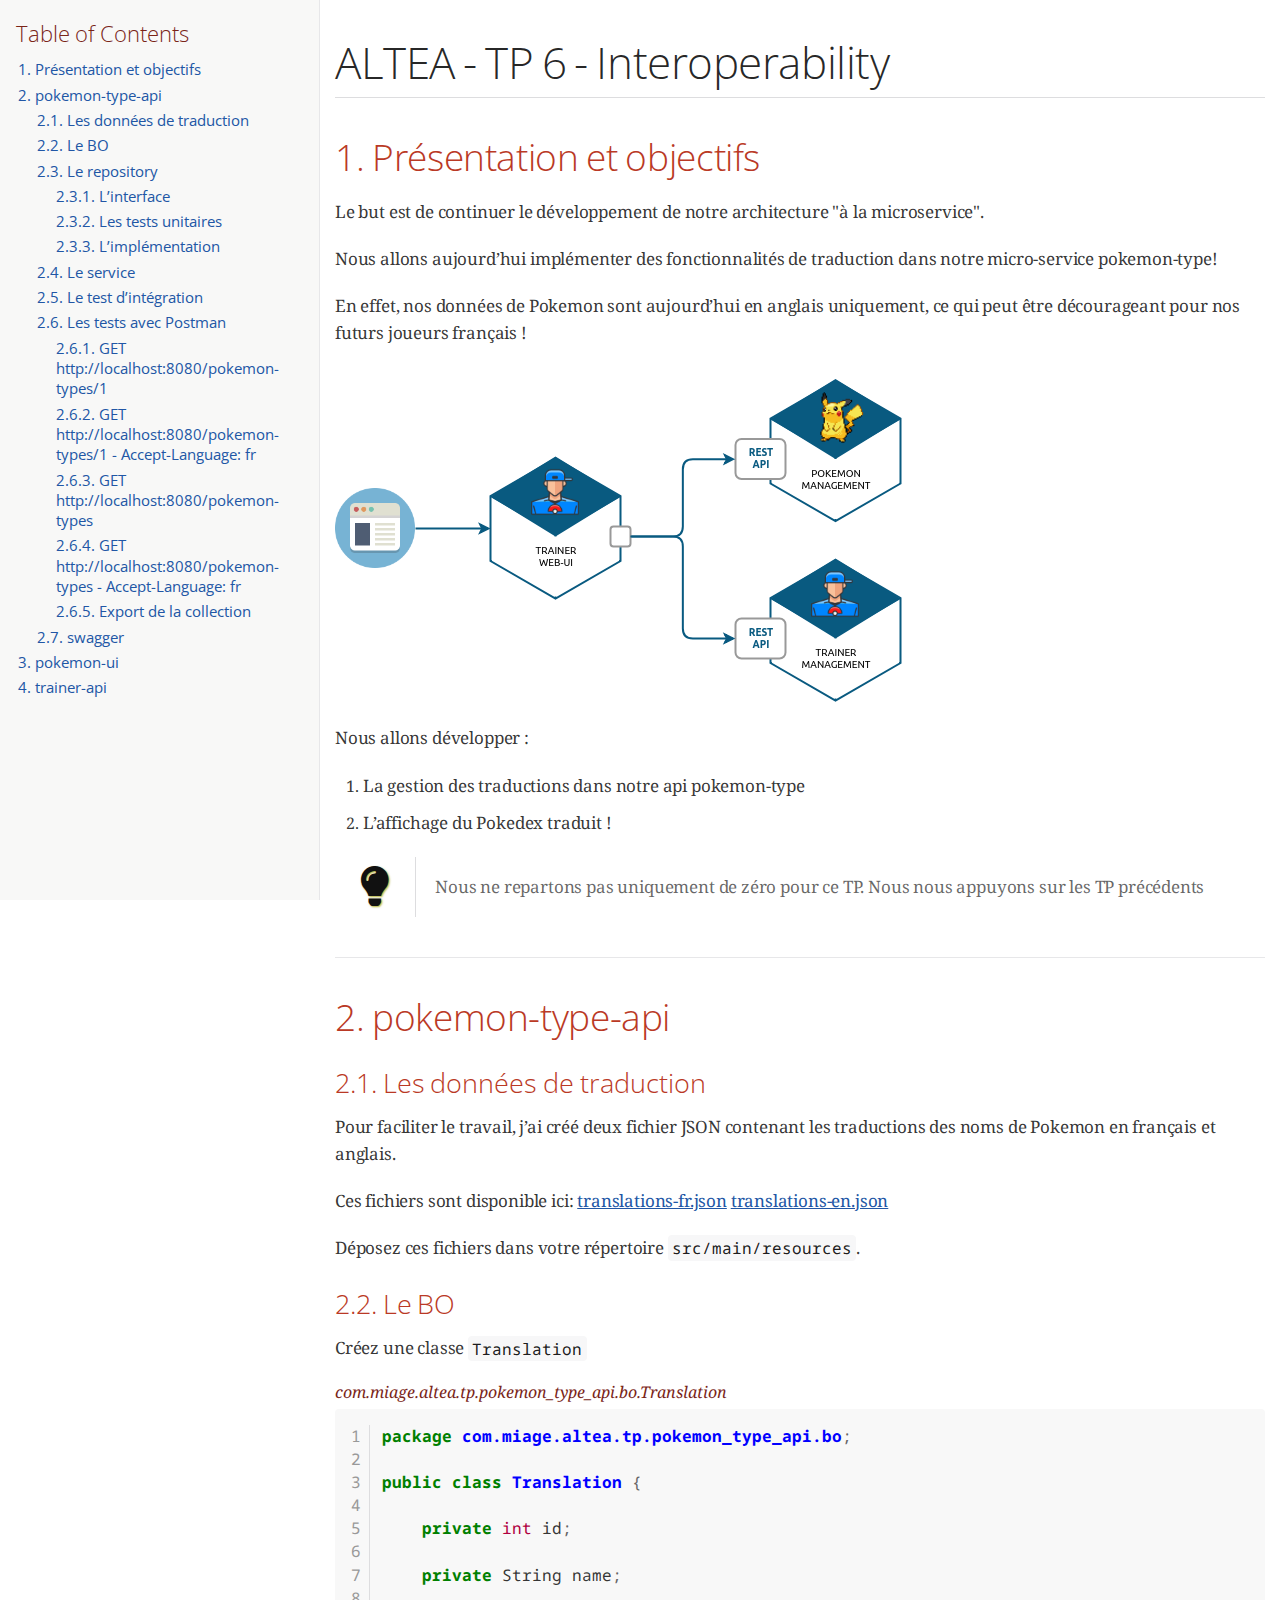
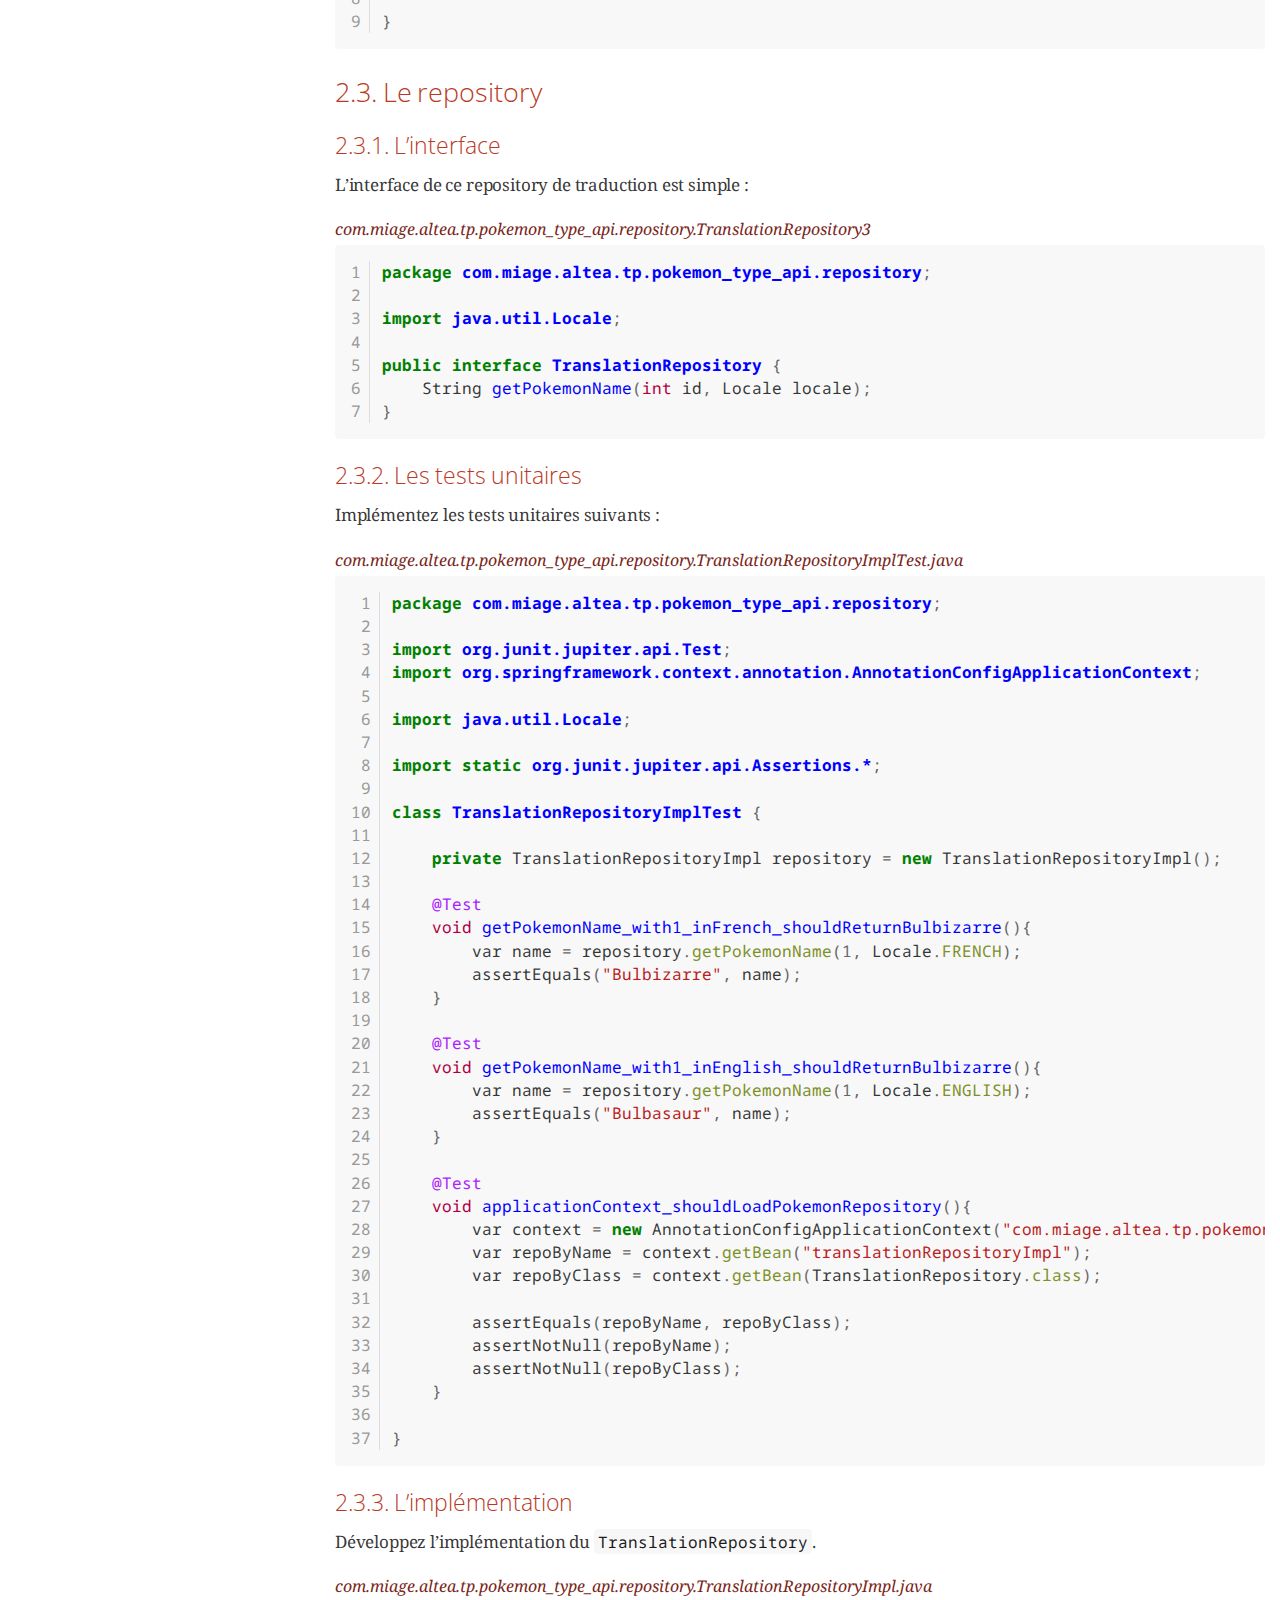
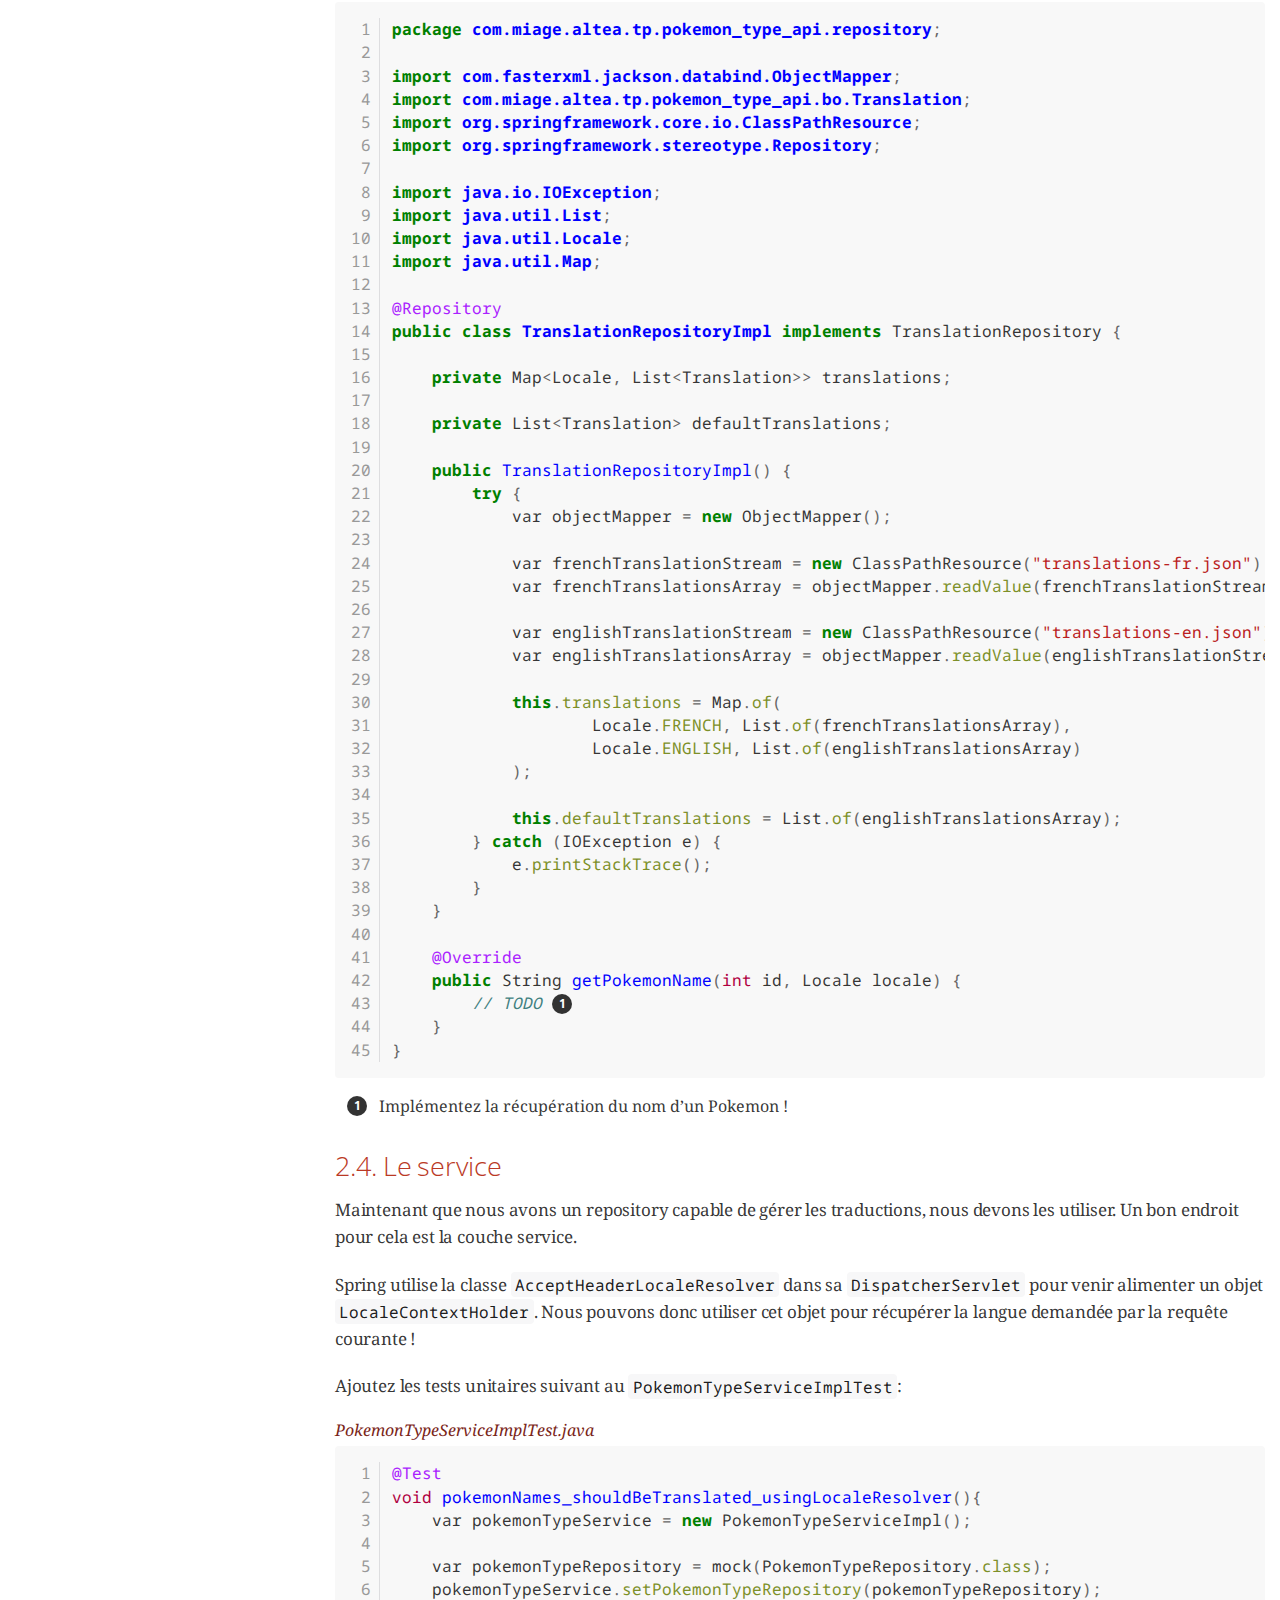
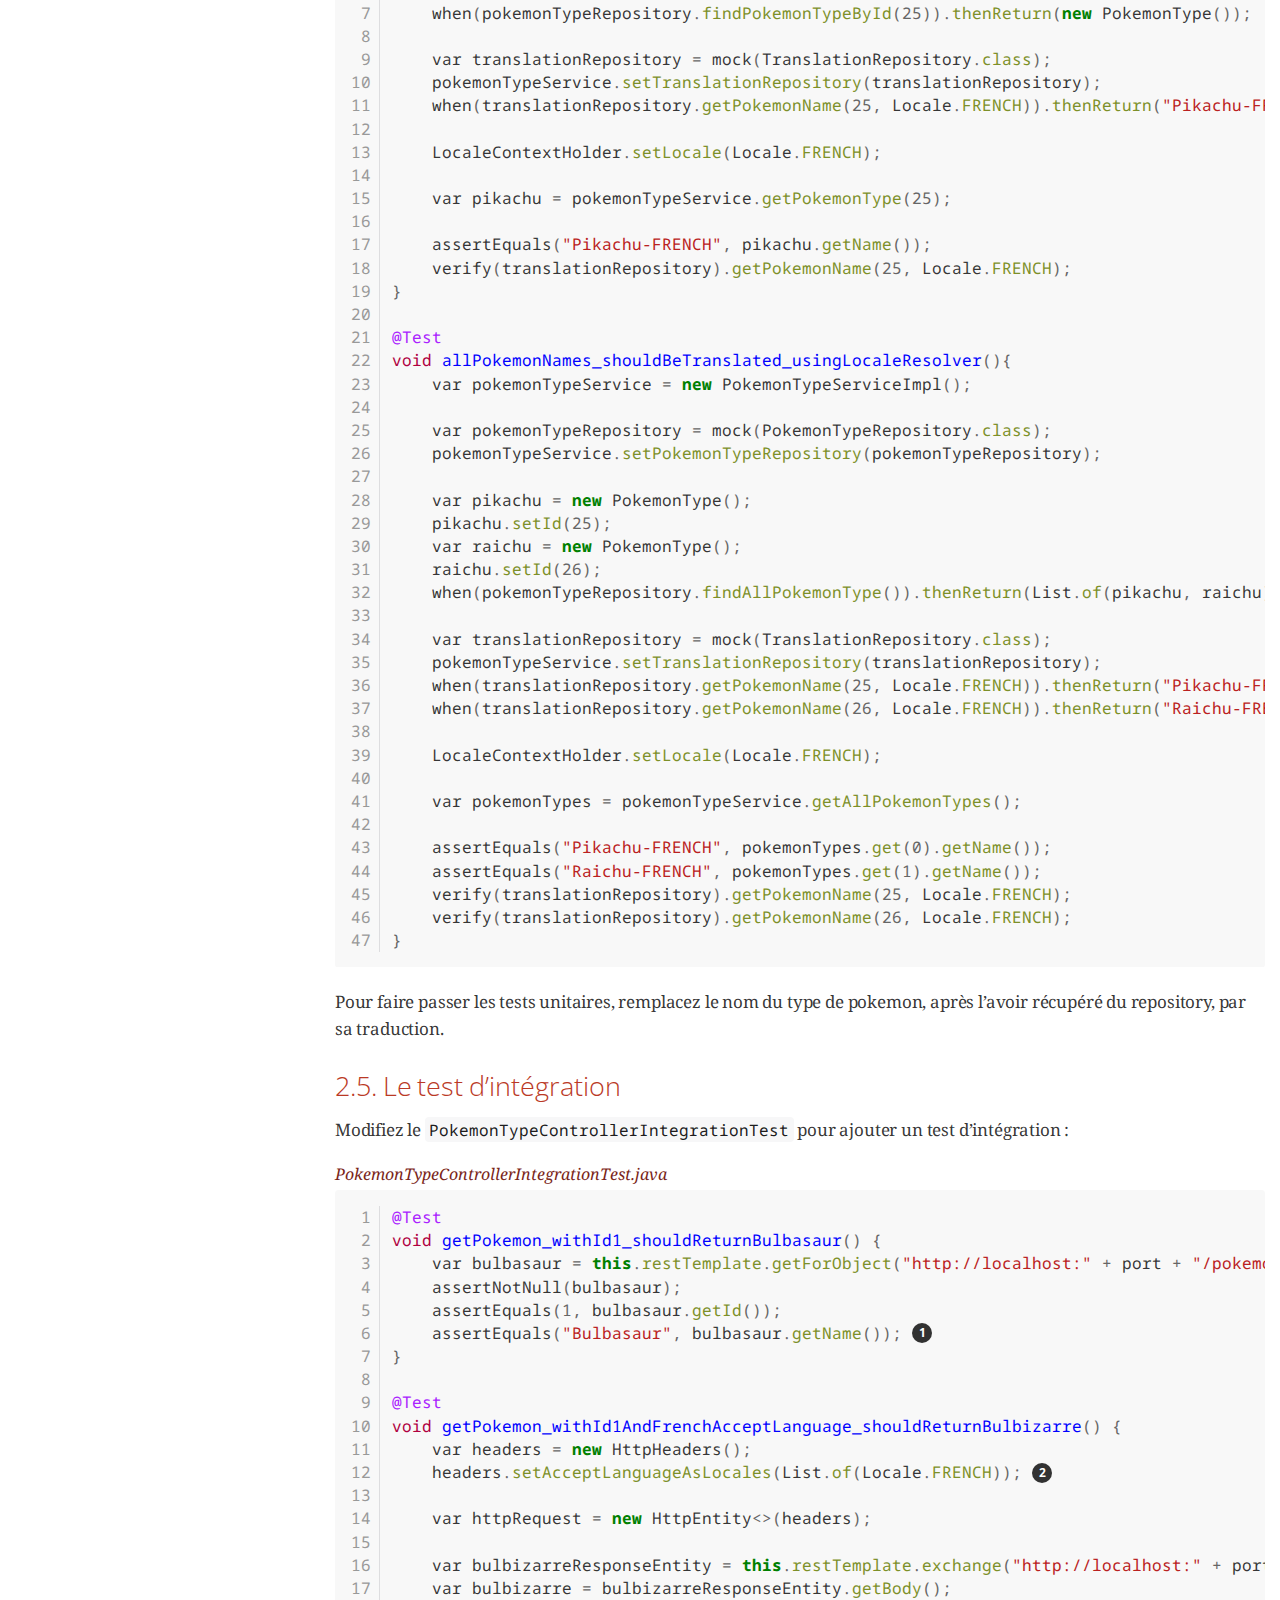
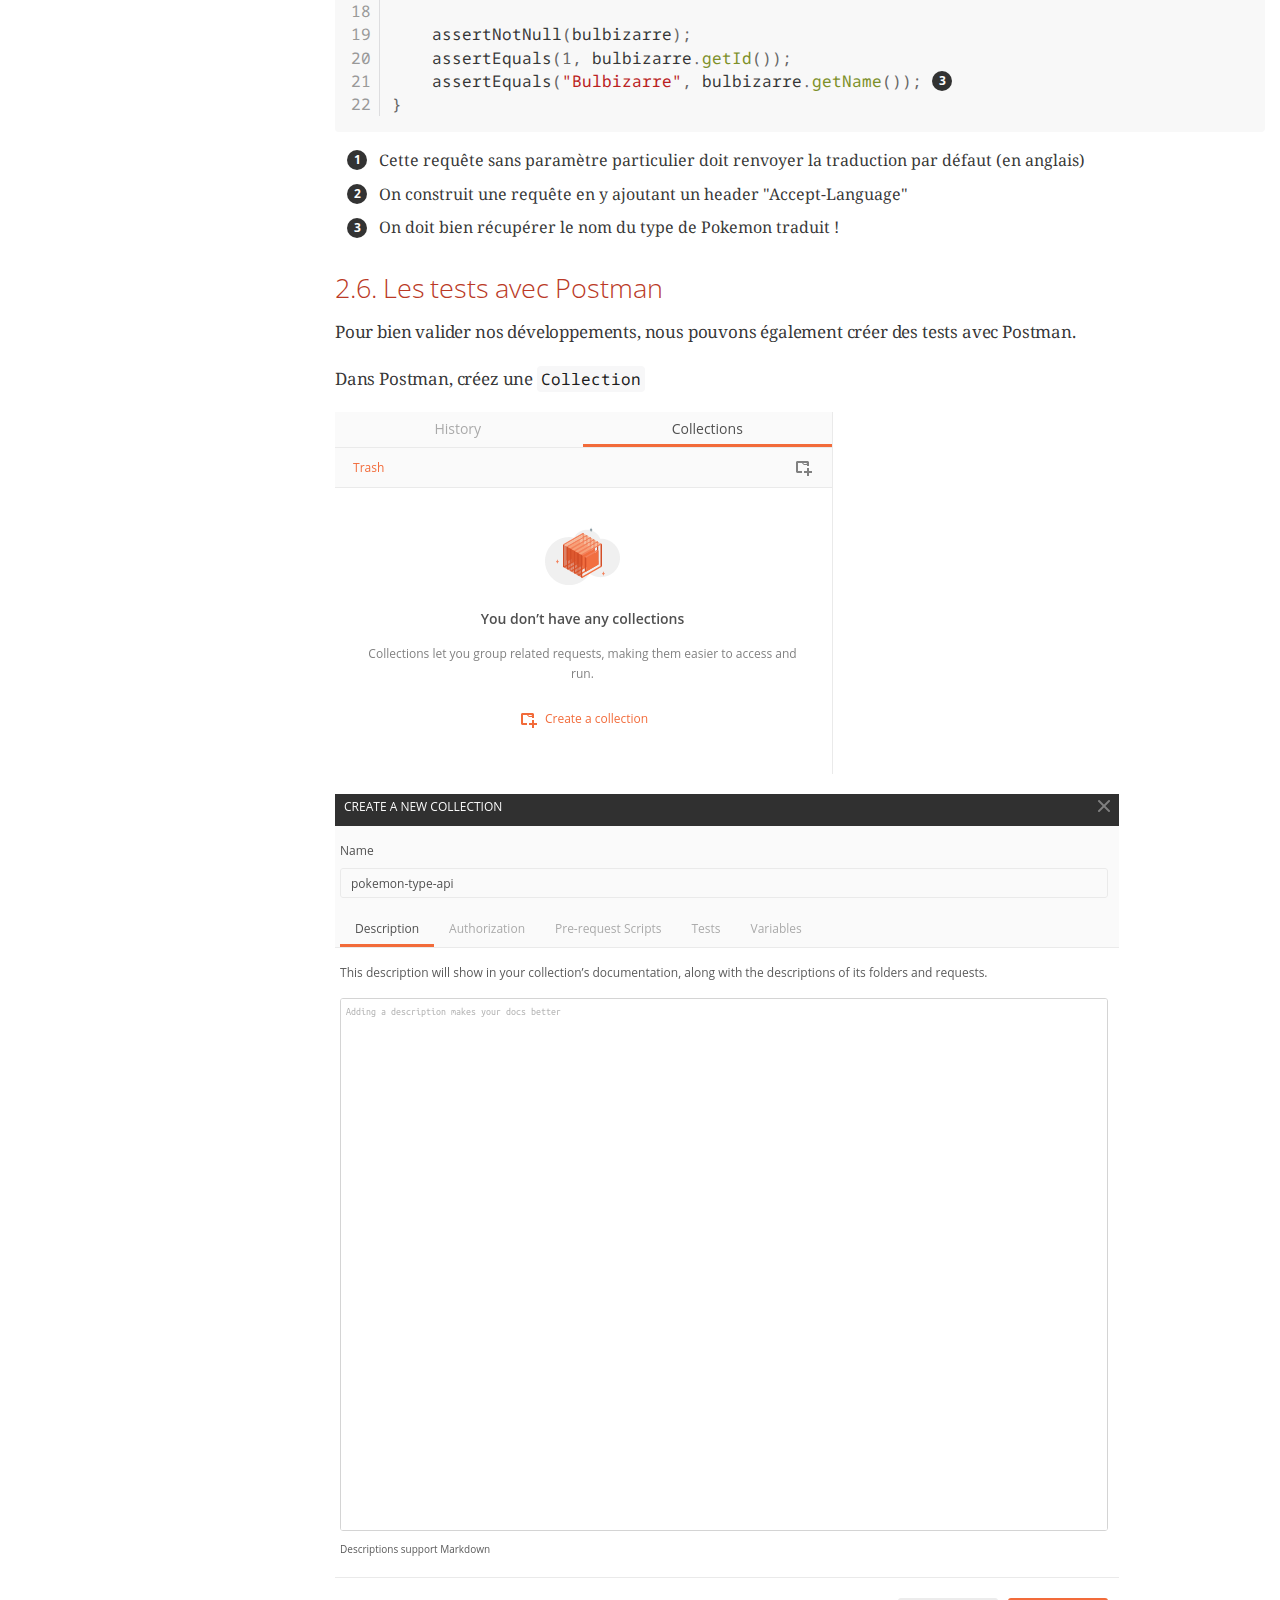
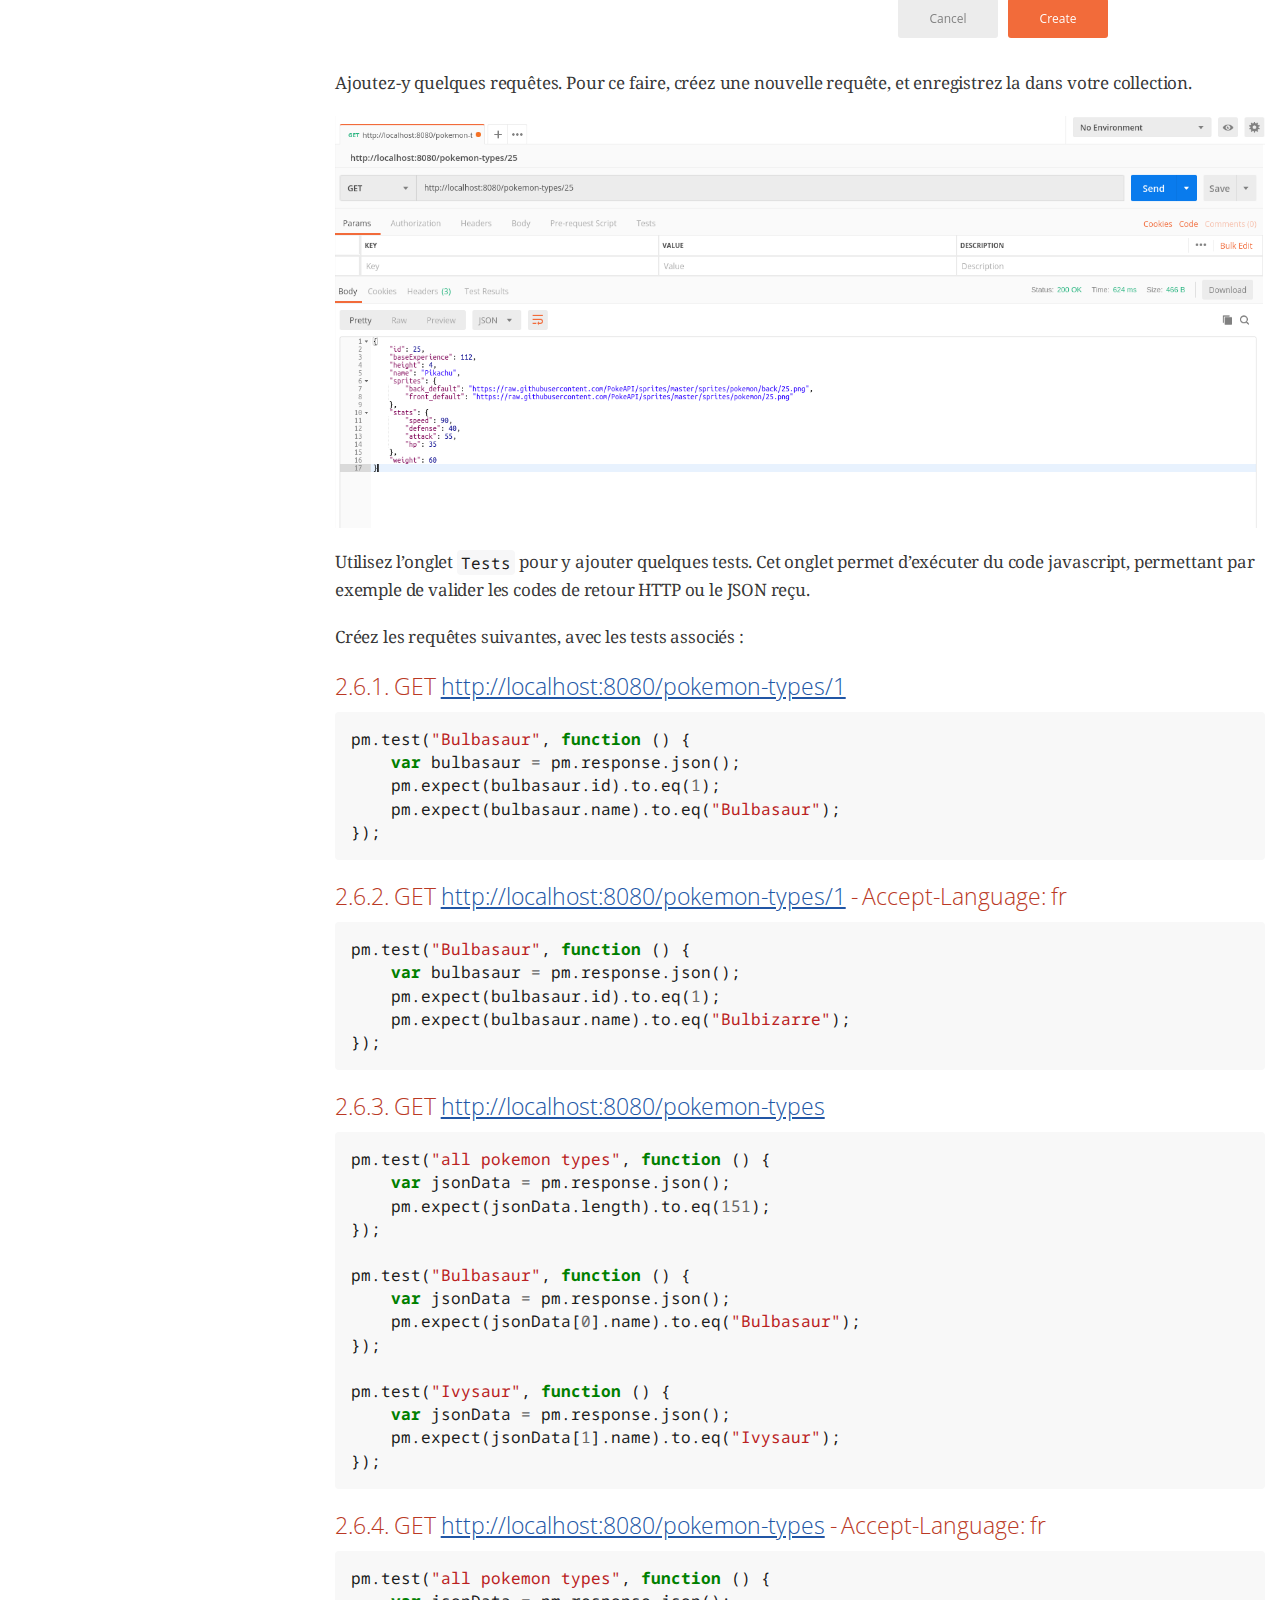
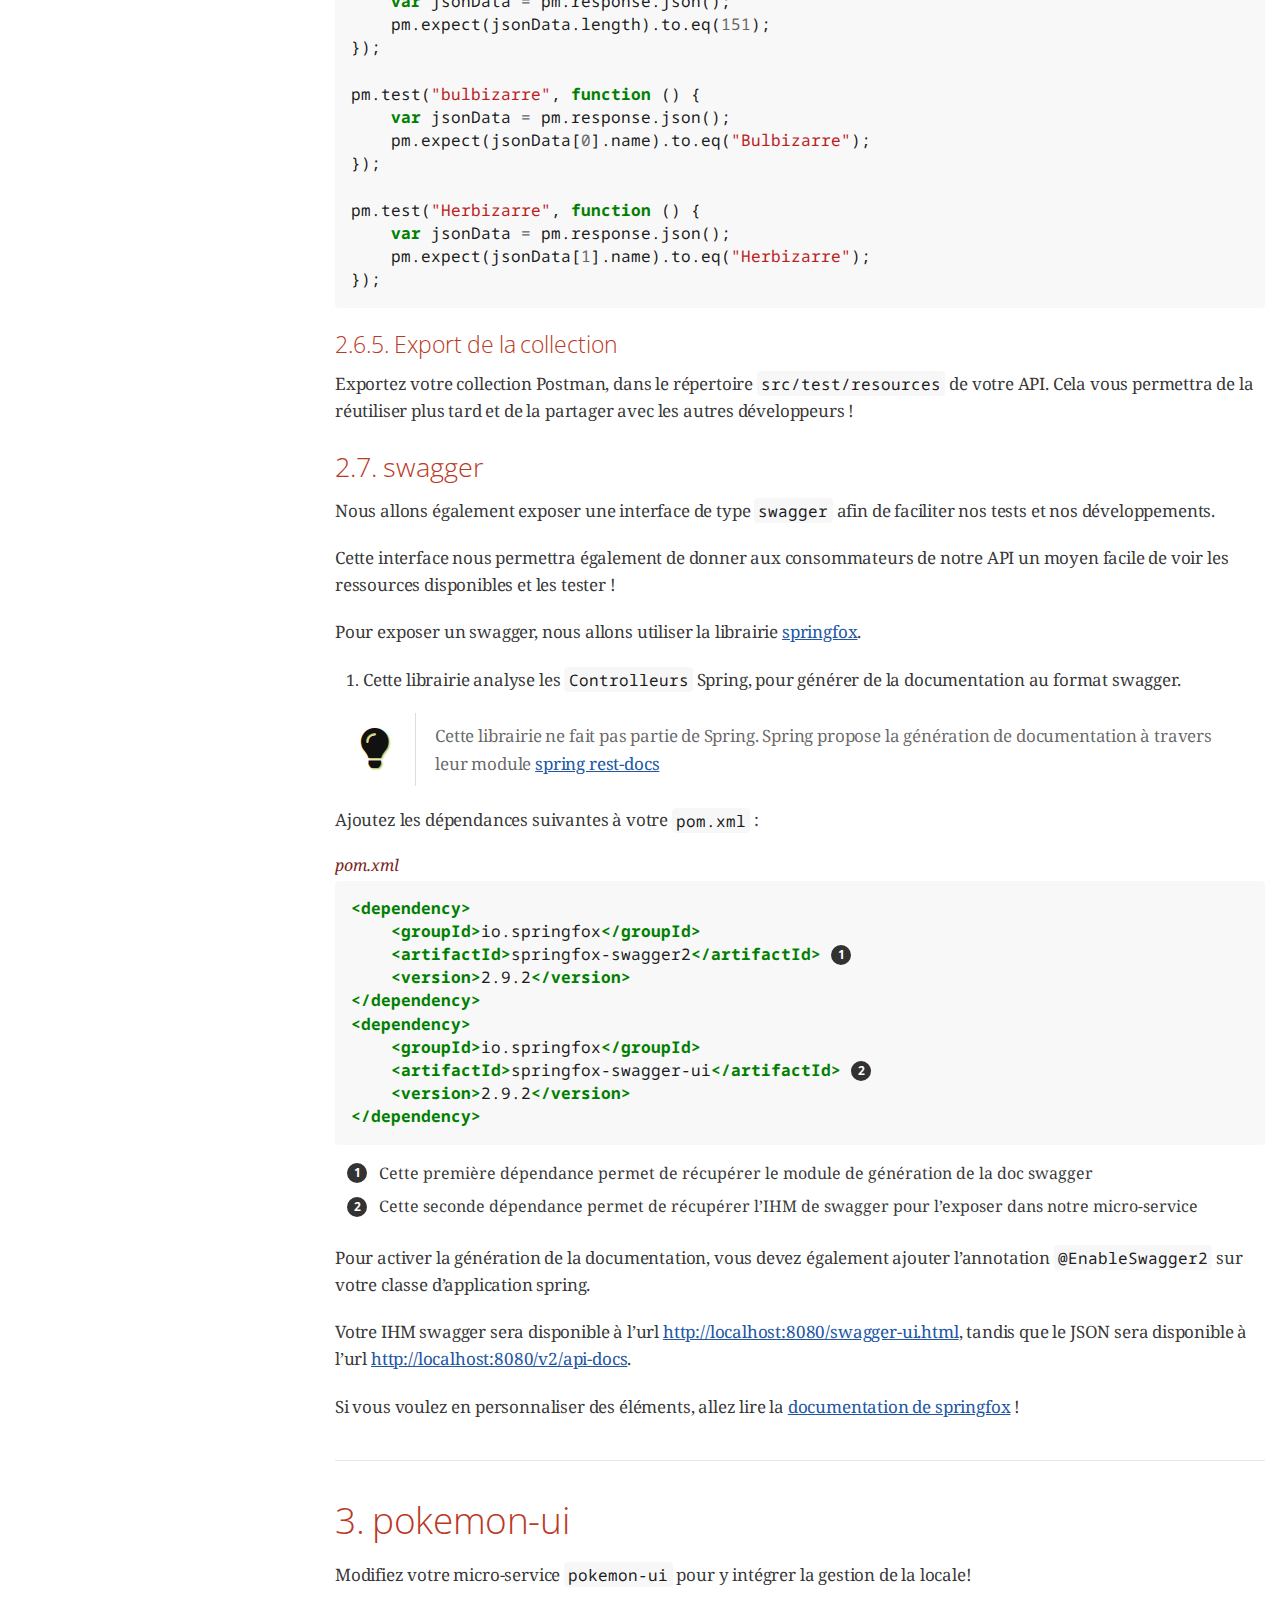
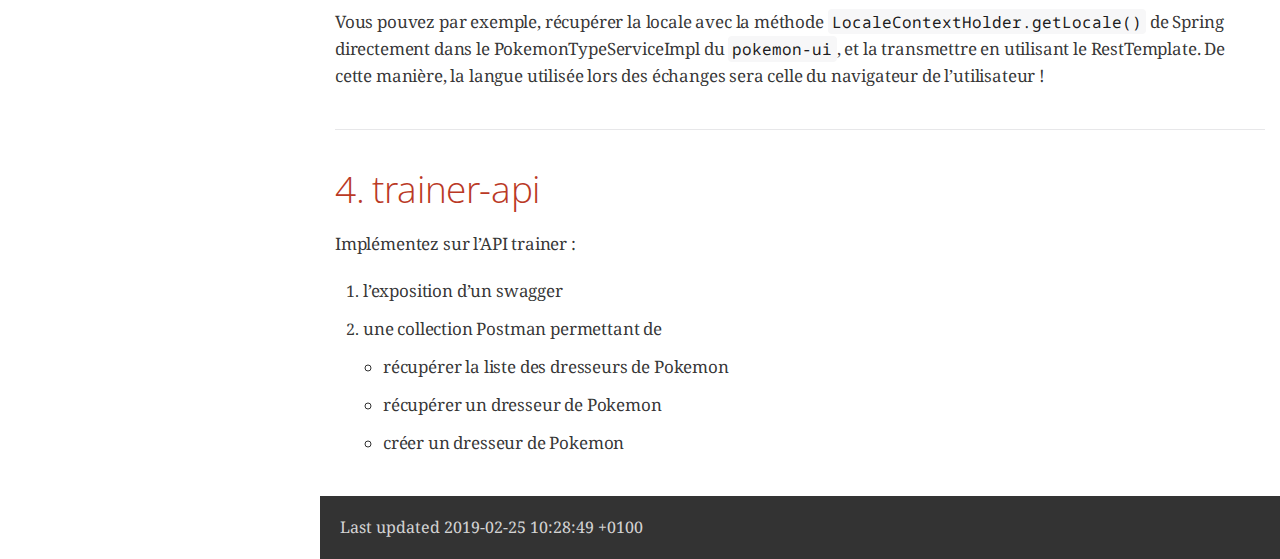
<file: cours/06-interoperability/06-tp-interoperability.html>
<!DOCTYPE html>
<html lang="en">
<head>
<meta charset="UTF-8">
<!--[if IE]><meta http-equiv="X-UA-Compatible" content="IE=edge"><![endif]-->
<meta name="viewport" content="width=device-width, initial-scale=1.0">
<meta name="generator" content="Asciidoctor 1.5.8">
<title>ALTEA - TP 6 - Interoperability</title>
<link rel="stylesheet" href="https://fonts.googleapis.com/css?family=Open+Sans:300,300italic,400,400italic,600,600italic%7CNoto+Serif:400,400italic,700,700italic%7CDroid+Sans+Mono:400,700">
<style>
/* Asciidoctor default stylesheet | MIT License | http://asciidoctor.org */
/* Uncomment @import statement below to use as custom stylesheet */
/*@import "https://fonts.googleapis.com/css?family=Open+Sans:300,300italic,400,400italic,600,600italic%7CNoto+Serif:400,400italic,700,700italic%7CDroid+Sans+Mono:400,700";*/
article,aside,details,figcaption,figure,footer,header,hgroup,main,nav,section,summary{display:block}
audio,canvas,video{display:inline-block}
audio:not([controls]){display:none;height:0}
script{display:none!important}
html{font-family:sans-serif;-ms-text-size-adjust:100%;-webkit-text-size-adjust:100%}
a{background:transparent}
a:focus{outline:thin dotted}
a:active,a:hover{outline:0}
h1{font-size:2em;margin:.67em 0}
abbr[title]{border-bottom:1px dotted}
b,strong{font-weight:bold}
dfn{font-style:italic}
hr{-moz-box-sizing:content-box;box-sizing:content-box;height:0}
mark{background:#ff0;color:#000}
code,kbd,pre,samp{font-family:monospace;font-size:1em}
pre{white-space:pre-wrap}
q{quotes:"\201C" "\201D" "\2018" "\2019"}
small{font-size:80%}
sub,sup{font-size:75%;line-height:0;position:relative;vertical-align:baseline}
sup{top:-.5em}
sub{bottom:-.25em}
img{border:0}
svg:not(:root){overflow:hidden}
figure{margin:0}
fieldset{border:1px solid silver;margin:0 2px;padding:.35em .625em .75em}
legend{border:0;padding:0}
button,input,select,textarea{font-family:inherit;font-size:100%;margin:0}
button,input{line-height:normal}
button,select{text-transform:none}
button,html input[type="button"],input[type="reset"],input[type="submit"]{-webkit-appearance:button;cursor:pointer}
button[disabled],html input[disabled]{cursor:default}
input[type="checkbox"],input[type="radio"]{box-sizing:border-box;padding:0}
button::-moz-focus-inner,input::-moz-focus-inner{border:0;padding:0}
textarea{overflow:auto;vertical-align:top}
table{border-collapse:collapse;border-spacing:0}
*,*::before,*::after{-moz-box-sizing:border-box;-webkit-box-sizing:border-box;box-sizing:border-box}
html,body{font-size:100%}
body{background:#fff;color:rgba(0,0,0,.8);padding:0;margin:0;font-family:"Noto Serif","DejaVu Serif",serif;font-weight:400;font-style:normal;line-height:1;position:relative;cursor:auto;tab-size:4;-moz-osx-font-smoothing:grayscale;-webkit-font-smoothing:antialiased}
a:hover{cursor:pointer}
img,object,embed{max-width:100%;height:auto}
object,embed{height:100%}
img{-ms-interpolation-mode:bicubic}
.left{float:left!important}
.right{float:right!important}
.text-left{text-align:left!important}
.text-right{text-align:right!important}
.text-center{text-align:center!important}
.text-justify{text-align:justify!important}
.hide{display:none}
img,object,svg{display:inline-block;vertical-align:middle}
textarea{height:auto;min-height:50px}
select{width:100%}
.center{margin-left:auto;margin-right:auto}
.stretch{width:100%}
.subheader,.admonitionblock td.content>.title,.audioblock>.title,.exampleblock>.title,.imageblock>.title,.listingblock>.title,.literalblock>.title,.stemblock>.title,.openblock>.title,.paragraph>.title,.quoteblock>.title,table.tableblock>.title,.verseblock>.title,.videoblock>.title,.dlist>.title,.olist>.title,.ulist>.title,.qlist>.title,.hdlist>.title{line-height:1.45;color:#7a2518;font-weight:400;margin-top:0;margin-bottom:.25em}
div,dl,dt,dd,ul,ol,li,h1,h2,h3,#toctitle,.sidebarblock>.content>.title,h4,h5,h6,pre,form,p,blockquote,th,td{margin:0;padding:0;direction:ltr}
a{color:#2156a5;text-decoration:underline;line-height:inherit}
a:hover,a:focus{color:#1d4b8f}
a img{border:none}
p{font-family:inherit;font-weight:400;font-size:1em;line-height:1.6;margin-bottom:1.25em;text-rendering:optimizeLegibility}
p aside{font-size:.875em;line-height:1.35;font-style:italic}
h1,h2,h3,#toctitle,.sidebarblock>.content>.title,h4,h5,h6{font-family:"Open Sans","DejaVu Sans",sans-serif;font-weight:300;font-style:normal;color:#ba3925;text-rendering:optimizeLegibility;margin-top:1em;margin-bottom:.5em;line-height:1.0125em}
h1 small,h2 small,h3 small,#toctitle small,.sidebarblock>.content>.title small,h4 small,h5 small,h6 small{font-size:60%;color:#e99b8f;line-height:0}
h1{font-size:2.125em}
h2{font-size:1.6875em}
h3,#toctitle,.sidebarblock>.content>.title{font-size:1.375em}
h4,h5{font-size:1.125em}
h6{font-size:1em}
hr{border:solid #dddddf;border-width:1px 0 0;clear:both;margin:1.25em 0 1.1875em;height:0}
em,i{font-style:italic;line-height:inherit}
strong,b{font-weight:bold;line-height:inherit}
small{font-size:60%;line-height:inherit}
code{font-family:"Droid Sans Mono","DejaVu Sans Mono",monospace;font-weight:400;color:rgba(0,0,0,.9)}
ul,ol,dl{font-size:1em;line-height:1.6;margin-bottom:1.25em;list-style-position:outside;font-family:inherit}
ul,ol{margin-left:1.5em}
ul li ul,ul li ol{margin-left:1.25em;margin-bottom:0;font-size:1em}
ul.square li ul,ul.circle li ul,ul.disc li ul{list-style:inherit}
ul.square{list-style-type:square}
ul.circle{list-style-type:circle}
ul.disc{list-style-type:disc}
ol li ul,ol li ol{margin-left:1.25em;margin-bottom:0}
dl dt{margin-bottom:.3125em;font-weight:bold}
dl dd{margin-bottom:1.25em}
abbr,acronym{text-transform:uppercase;font-size:90%;color:rgba(0,0,0,.8);border-bottom:1px dotted #ddd;cursor:help}
abbr{text-transform:none}
blockquote{margin:0 0 1.25em;padding:.5625em 1.25em 0 1.1875em;border-left:1px solid #ddd}
blockquote cite{display:block;font-size:.9375em;color:rgba(0,0,0,.6)}
blockquote cite::before{content:"\2014 \0020"}
blockquote cite a,blockquote cite a:visited{color:rgba(0,0,0,.6)}
blockquote,blockquote p{line-height:1.6;color:rgba(0,0,0,.85)}
@media screen and (min-width:768px){h1,h2,h3,#toctitle,.sidebarblock>.content>.title,h4,h5,h6{line-height:1.2}
h1{font-size:2.75em}
h2{font-size:2.3125em}
h3,#toctitle,.sidebarblock>.content>.title{font-size:1.6875em}
h4{font-size:1.4375em}}
table{background:#fff;margin-bottom:1.25em;border:solid 1px #dedede}
table thead,table tfoot{background:#f7f8f7}
table thead tr th,table thead tr td,table tfoot tr th,table tfoot tr td{padding:.5em .625em .625em;font-size:inherit;color:rgba(0,0,0,.8);text-align:left}
table tr th,table tr td{padding:.5625em .625em;font-size:inherit;color:rgba(0,0,0,.8)}
table tr.even,table tr.alt,table tr:nth-of-type(even){background:#f8f8f7}
table thead tr th,table tfoot tr th,table tbody tr td,table tr td,table tfoot tr td{display:table-cell;line-height:1.6}
h1,h2,h3,#toctitle,.sidebarblock>.content>.title,h4,h5,h6{line-height:1.2;word-spacing:-.05em}
h1 strong,h2 strong,h3 strong,#toctitle strong,.sidebarblock>.content>.title strong,h4 strong,h5 strong,h6 strong{font-weight:400}
.clearfix::before,.clearfix::after,.float-group::before,.float-group::after{content:" ";display:table}
.clearfix::after,.float-group::after{clear:both}
*:not(pre)>code{font-size:.9375em;font-style:normal!important;letter-spacing:0;padding:.1em .5ex;word-spacing:-.15em;background-color:#f7f7f8;-webkit-border-radius:4px;border-radius:4px;line-height:1.45;text-rendering:optimizeSpeed;word-wrap:break-word}
*:not(pre)>code.nobreak{word-wrap:normal}
*:not(pre)>code.nowrap{white-space:nowrap}
pre,pre>code{line-height:1.45;color:rgba(0,0,0,.9);font-family:"Droid Sans Mono","DejaVu Sans Mono",monospace;font-weight:400;text-rendering:optimizeSpeed}
em em{font-style:normal}
strong strong{font-weight:400}
.keyseq{color:rgba(51,51,51,.8)}
kbd{font-family:"Droid Sans Mono","DejaVu Sans Mono",monospace;display:inline-block;color:rgba(0,0,0,.8);font-size:.65em;line-height:1.45;background-color:#f7f7f7;border:1px solid #ccc;-webkit-border-radius:3px;border-radius:3px;-webkit-box-shadow:0 1px 0 rgba(0,0,0,.2),0 0 0 .1em white inset;box-shadow:0 1px 0 rgba(0,0,0,.2),0 0 0 .1em #fff inset;margin:0 .15em;padding:.2em .5em;vertical-align:middle;position:relative;top:-.1em;white-space:nowrap}
.keyseq kbd:first-child{margin-left:0}
.keyseq kbd:last-child{margin-right:0}
.menuseq,.menuref{color:#000}
.menuseq b:not(.caret),.menuref{font-weight:inherit}
.menuseq{word-spacing:-.02em}
.menuseq b.caret{font-size:1.25em;line-height:.8}
.menuseq i.caret{font-weight:bold;text-align:center;width:.45em}
b.button::before,b.button::after{position:relative;top:-1px;font-weight:400}
b.button::before{content:"[";padding:0 3px 0 2px}
b.button::after{content:"]";padding:0 2px 0 3px}
p a>code:hover{color:rgba(0,0,0,.9)}
#header,#content,#footnotes,#footer{width:100%;margin-left:auto;margin-right:auto;margin-top:0;margin-bottom:0;max-width:62.5em;*zoom:1;position:relative;padding-left:.9375em;padding-right:.9375em}
#header::before,#header::after,#content::before,#content::after,#footnotes::before,#footnotes::after,#footer::before,#footer::after{content:" ";display:table}
#header::after,#content::after,#footnotes::after,#footer::after{clear:both}
#content{margin-top:1.25em}
#content::before{content:none}
#header>h1:first-child{color:rgba(0,0,0,.85);margin-top:2.25rem;margin-bottom:0}
#header>h1:first-child+#toc{margin-top:8px;border-top:1px solid #dddddf}
#header>h1:only-child,body.toc2 #header>h1:nth-last-child(2){border-bottom:1px solid #dddddf;padding-bottom:8px}
#header .details{border-bottom:1px solid #dddddf;line-height:1.45;padding-top:.25em;padding-bottom:.25em;padding-left:.25em;color:rgba(0,0,0,.6);display:-ms-flexbox;display:-webkit-flex;display:flex;-ms-flex-flow:row wrap;-webkit-flex-flow:row wrap;flex-flow:row wrap}
#header .details span:first-child{margin-left:-.125em}
#header .details span.email a{color:rgba(0,0,0,.85)}
#header .details br{display:none}
#header .details br+span::before{content:"\00a0\2013\00a0"}
#header .details br+span.author::before{content:"\00a0\22c5\00a0";color:rgba(0,0,0,.85)}
#header .details br+span#revremark::before{content:"\00a0|\00a0"}
#header #revnumber{text-transform:capitalize}
#header #revnumber::after{content:"\00a0"}
#content>h1:first-child:not([class]){color:rgba(0,0,0,.85);border-bottom:1px solid #dddddf;padding-bottom:8px;margin-top:0;padding-top:1rem;margin-bottom:1.25rem}
#toc{border-bottom:1px solid #e7e7e9;padding-bottom:.5em}
#toc>ul{margin-left:.125em}
#toc ul.sectlevel0>li>a{font-style:italic}
#toc ul.sectlevel0 ul.sectlevel1{margin:.5em 0}
#toc ul{font-family:"Open Sans","DejaVu Sans",sans-serif;list-style-type:none}
#toc li{line-height:1.3334;margin-top:.3334em}
#toc a{text-decoration:none}
#toc a:active{text-decoration:underline}
#toctitle{color:#7a2518;font-size:1.2em}
@media screen and (min-width:768px){#toctitle{font-size:1.375em}
body.toc2{padding-left:15em;padding-right:0}
#toc.toc2{margin-top:0!important;background-color:#f8f8f7;position:fixed;width:15em;left:0;top:0;border-right:1px solid #e7e7e9;border-top-width:0!important;border-bottom-width:0!important;z-index:1000;padding:1.25em 1em;height:100%;overflow:auto}
#toc.toc2 #toctitle{margin-top:0;margin-bottom:.8rem;font-size:1.2em}
#toc.toc2>ul{font-size:.9em;margin-bottom:0}
#toc.toc2 ul ul{margin-left:0;padding-left:1em}
#toc.toc2 ul.sectlevel0 ul.sectlevel1{padding-left:0;margin-top:.5em;margin-bottom:.5em}
body.toc2.toc-right{padding-left:0;padding-right:15em}
body.toc2.toc-right #toc.toc2{border-right-width:0;border-left:1px solid #e7e7e9;left:auto;right:0}}
@media screen and (min-width:1280px){body.toc2{padding-left:20em;padding-right:0}
#toc.toc2{width:20em}
#toc.toc2 #toctitle{font-size:1.375em}
#toc.toc2>ul{font-size:.95em}
#toc.toc2 ul ul{padding-left:1.25em}
body.toc2.toc-right{padding-left:0;padding-right:20em}}
#content #toc{border-style:solid;border-width:1px;border-color:#e0e0dc;margin-bottom:1.25em;padding:1.25em;background:#f8f8f7;-webkit-border-radius:4px;border-radius:4px}
#content #toc>:first-child{margin-top:0}
#content #toc>:last-child{margin-bottom:0}
#footer{max-width:100%;background-color:rgba(0,0,0,.8);padding:1.25em}
#footer-text{color:rgba(255,255,255,.8);line-height:1.44}
#content{margin-bottom:.625em}
.sect1{padding-bottom:.625em}
@media screen and (min-width:768px){#content{margin-bottom:1.25em}
.sect1{padding-bottom:1.25em}}
.sect1:last-child{padding-bottom:0}
.sect1+.sect1{border-top:1px solid #e7e7e9}
#content h1>a.anchor,h2>a.anchor,h3>a.anchor,#toctitle>a.anchor,.sidebarblock>.content>.title>a.anchor,h4>a.anchor,h5>a.anchor,h6>a.anchor{position:absolute;z-index:1001;width:1.5ex;margin-left:-1.5ex;display:block;text-decoration:none!important;visibility:hidden;text-align:center;font-weight:400}
#content h1>a.anchor::before,h2>a.anchor::before,h3>a.anchor::before,#toctitle>a.anchor::before,.sidebarblock>.content>.title>a.anchor::before,h4>a.anchor::before,h5>a.anchor::before,h6>a.anchor::before{content:"\00A7";font-size:.85em;display:block;padding-top:.1em}
#content h1:hover>a.anchor,#content h1>a.anchor:hover,h2:hover>a.anchor,h2>a.anchor:hover,h3:hover>a.anchor,#toctitle:hover>a.anchor,.sidebarblock>.content>.title:hover>a.anchor,h3>a.anchor:hover,#toctitle>a.anchor:hover,.sidebarblock>.content>.title>a.anchor:hover,h4:hover>a.anchor,h4>a.anchor:hover,h5:hover>a.anchor,h5>a.anchor:hover,h6:hover>a.anchor,h6>a.anchor:hover{visibility:visible}
#content h1>a.link,h2>a.link,h3>a.link,#toctitle>a.link,.sidebarblock>.content>.title>a.link,h4>a.link,h5>a.link,h6>a.link{color:#ba3925;text-decoration:none}
#content h1>a.link:hover,h2>a.link:hover,h3>a.link:hover,#toctitle>a.link:hover,.sidebarblock>.content>.title>a.link:hover,h4>a.link:hover,h5>a.link:hover,h6>a.link:hover{color:#a53221}
.audioblock,.imageblock,.literalblock,.listingblock,.stemblock,.videoblock{margin-bottom:1.25em}
.admonitionblock td.content>.title,.audioblock>.title,.exampleblock>.title,.imageblock>.title,.listingblock>.title,.literalblock>.title,.stemblock>.title,.openblock>.title,.paragraph>.title,.quoteblock>.title,table.tableblock>.title,.verseblock>.title,.videoblock>.title,.dlist>.title,.olist>.title,.ulist>.title,.qlist>.title,.hdlist>.title{text-rendering:optimizeLegibility;text-align:left;font-family:"Noto Serif","DejaVu Serif",serif;font-size:1rem;font-style:italic}
table.tableblock.fit-content>caption.title{white-space:nowrap;width:0}
.paragraph.lead>p,#preamble>.sectionbody>[class="paragraph"]:first-of-type p{font-size:1.21875em;line-height:1.6;color:rgba(0,0,0,.85)}
table.tableblock #preamble>.sectionbody>[class="paragraph"]:first-of-type p{font-size:inherit}
.admonitionblock>table{border-collapse:separate;border:0;background:none;width:100%}
.admonitionblock>table td.icon{text-align:center;width:80px}
.admonitionblock>table td.icon img{max-width:none}
.admonitionblock>table td.icon .title{font-weight:bold;font-family:"Open Sans","DejaVu Sans",sans-serif;text-transform:uppercase}
.admonitionblock>table td.content{padding-left:1.125em;padding-right:1.25em;border-left:1px solid #dddddf;color:rgba(0,0,0,.6)}
.admonitionblock>table td.content>:last-child>:last-child{margin-bottom:0}
.exampleblock>.content{border-style:solid;border-width:1px;border-color:#e6e6e6;margin-bottom:1.25em;padding:1.25em;background:#fff;-webkit-border-radius:4px;border-radius:4px}
.exampleblock>.content>:first-child{margin-top:0}
.exampleblock>.content>:last-child{margin-bottom:0}
.sidebarblock{border-style:solid;border-width:1px;border-color:#e0e0dc;margin-bottom:1.25em;padding:1.25em;background:#f8f8f7;-webkit-border-radius:4px;border-radius:4px}
.sidebarblock>:first-child{margin-top:0}
.sidebarblock>:last-child{margin-bottom:0}
.sidebarblock>.content>.title{color:#7a2518;margin-top:0;text-align:center}
.exampleblock>.content>:last-child>:last-child,.exampleblock>.content .olist>ol>li:last-child>:last-child,.exampleblock>.content .ulist>ul>li:last-child>:last-child,.exampleblock>.content .qlist>ol>li:last-child>:last-child,.sidebarblock>.content>:last-child>:last-child,.sidebarblock>.content .olist>ol>li:last-child>:last-child,.sidebarblock>.content .ulist>ul>li:last-child>:last-child,.sidebarblock>.content .qlist>ol>li:last-child>:last-child{margin-bottom:0}
.literalblock pre,.listingblock pre:not(.highlight),.listingblock pre[class="highlight"],.listingblock pre[class^="highlight "],.listingblock pre.CodeRay,.listingblock pre.prettyprint{background:#f7f7f8}
.sidebarblock .literalblock pre,.sidebarblock .listingblock pre:not(.highlight),.sidebarblock .listingblock pre[class="highlight"],.sidebarblock .listingblock pre[class^="highlight "],.sidebarblock .listingblock pre.CodeRay,.sidebarblock .listingblock pre.prettyprint{background:#f2f1f1}
.literalblock pre,.literalblock pre[class],.listingblock pre,.listingblock pre[class]{-webkit-border-radius:4px;border-radius:4px;word-wrap:break-word;overflow-x:auto;padding:1em;font-size:.8125em}
@media screen and (min-width:768px){.literalblock pre,.literalblock pre[class],.listingblock pre,.listingblock pre[class]{font-size:.90625em}}
@media screen and (min-width:1280px){.literalblock pre,.literalblock pre[class],.listingblock pre,.listingblock pre[class]{font-size:1em}}
.literalblock pre.nowrap,.literalblock pre.nowrap pre,.listingblock pre.nowrap,.listingblock pre.nowrap pre{white-space:pre;word-wrap:normal}
.literalblock.output pre{color:#f7f7f8;background-color:rgba(0,0,0,.9)}
.listingblock pre.highlightjs{padding:0}
.listingblock pre.highlightjs>code{padding:1em;-webkit-border-radius:4px;border-radius:4px}
.listingblock pre.prettyprint{border-width:0}
.listingblock>.content{position:relative}
.listingblock code[data-lang]::before{display:none;content:attr(data-lang);position:absolute;font-size:.75em;top:.425rem;right:.5rem;line-height:1;text-transform:uppercase;color:#999}
.listingblock:hover code[data-lang]::before{display:block}
.listingblock.terminal pre .command::before{content:attr(data-prompt);padding-right:.5em;color:#999}
.listingblock.terminal pre .command:not([data-prompt])::before{content:"$"}
table.pyhltable{border-collapse:separate;border:0;margin-bottom:0;background:none}
table.pyhltable td{vertical-align:top;padding-top:0;padding-bottom:0;line-height:1.45}
table.pyhltable td.code{padding-left:.75em;padding-right:0}
pre.pygments .lineno,table.pyhltable td:not(.code){color:#999;padding-left:0;padding-right:.5em;border-right:1px solid #dddddf}
pre.pygments .lineno{display:inline-block;margin-right:.25em}
table.pyhltable .linenodiv{background:none!important;padding-right:0!important}
.quoteblock{margin:0 1em 1.25em 1.5em;display:table}
.quoteblock>.title{margin-left:-1.5em;margin-bottom:.75em}
.quoteblock blockquote,.quoteblock p{color:rgba(0,0,0,.85);font-size:1.15rem;line-height:1.75;word-spacing:.1em;letter-spacing:0;font-style:italic;text-align:justify}
.quoteblock blockquote{margin:0;padding:0;border:0}
.quoteblock blockquote::before{content:"\201c";float:left;font-size:2.75em;font-weight:bold;line-height:.6em;margin-left:-.6em;color:#7a2518;text-shadow:0 1px 2px rgba(0,0,0,.1)}
.quoteblock blockquote>.paragraph:last-child p{margin-bottom:0}
.quoteblock .attribution{margin-top:.75em;margin-right:.5ex;text-align:right}
.verseblock{margin:0 1em 1.25em}
.verseblock pre{font-family:"Open Sans","DejaVu Sans",sans;font-size:1.15rem;color:rgba(0,0,0,.85);font-weight:300;text-rendering:optimizeLegibility}
.verseblock pre strong{font-weight:400}
.verseblock .attribution{margin-top:1.25rem;margin-left:.5ex}
.quoteblock .attribution,.verseblock .attribution{font-size:.9375em;line-height:1.45;font-style:italic}
.quoteblock .attribution br,.verseblock .attribution br{display:none}
.quoteblock .attribution cite,.verseblock .attribution cite{display:block;letter-spacing:-.025em;color:rgba(0,0,0,.6)}
.quoteblock.abstract blockquote::before,.quoteblock.excerpt blockquote::before,.quoteblock .quoteblock blockquote::before{display:none}
.quoteblock.abstract blockquote,.quoteblock.abstract p,.quoteblock.excerpt blockquote,.quoteblock.excerpt p,.quoteblock .quoteblock blockquote,.quoteblock .quoteblock p{line-height:1.6;word-spacing:0}
.quoteblock.abstract{margin:0 1em 1.25em;display:block}
.quoteblock.abstract>.title{margin:0 0 .375em;font-size:1.15em;text-align:center}
.quoteblock.excerpt,.quoteblock .quoteblock{margin:0 0 1.25em;padding:0 0 .25em 1em;border-left:.25em solid #dddddf}
.quoteblock.excerpt blockquote,.quoteblock.excerpt p,.quoteblock .quoteblock blockquote,.quoteblock .quoteblock p{color:inherit;font-size:1.0625rem}
.quoteblock.excerpt .attribution,.quoteblock .quoteblock .attribution{color:inherit;text-align:left;margin-right:0}
table.tableblock{max-width:100%;border-collapse:separate}
p.tableblock:last-child{margin-bottom:0}
td.tableblock>.content{margin-bottom:-1.25em}
table.tableblock,th.tableblock,td.tableblock{border:0 solid #dedede}
table.grid-all>thead>tr>.tableblock,table.grid-all>tbody>tr>.tableblock{border-width:0 1px 1px 0}
table.grid-all>tfoot>tr>.tableblock{border-width:1px 1px 0 0}
table.grid-cols>*>tr>.tableblock{border-width:0 1px 0 0}
table.grid-rows>thead>tr>.tableblock,table.grid-rows>tbody>tr>.tableblock{border-width:0 0 1px}
table.grid-rows>tfoot>tr>.tableblock{border-width:1px 0 0}
table.grid-all>*>tr>.tableblock:last-child,table.grid-cols>*>tr>.tableblock:last-child{border-right-width:0}
table.grid-all>tbody>tr:last-child>.tableblock,table.grid-all>thead:last-child>tr>.tableblock,table.grid-rows>tbody>tr:last-child>.tableblock,table.grid-rows>thead:last-child>tr>.tableblock{border-bottom-width:0}
table.frame-all{border-width:1px}
table.frame-sides{border-width:0 1px}
table.frame-topbot,table.frame-ends{border-width:1px 0}
table.stripes-all tr,table.stripes-odd tr:nth-of-type(odd){background:#f8f8f7}
table.stripes-none tr,table.stripes-odd tr:nth-of-type(even){background:none}
th.halign-left,td.halign-left{text-align:left}
th.halign-right,td.halign-right{text-align:right}
th.halign-center,td.halign-center{text-align:center}
th.valign-top,td.valign-top{vertical-align:top}
th.valign-bottom,td.valign-bottom{vertical-align:bottom}
th.valign-middle,td.valign-middle{vertical-align:middle}
table thead th,table tfoot th{font-weight:bold}
tbody tr th{display:table-cell;line-height:1.6;background:#f7f8f7}
tbody tr th,tbody tr th p,tfoot tr th,tfoot tr th p{color:rgba(0,0,0,.8);font-weight:bold}
p.tableblock>code:only-child{background:none;padding:0}
p.tableblock{font-size:1em}
td>div.verse{white-space:pre}
ol{margin-left:1.75em}
ul li ol{margin-left:1.5em}
dl dd{margin-left:1.125em}
dl dd:last-child,dl dd:last-child>:last-child{margin-bottom:0}
ol>li p,ul>li p,ul dd,ol dd,.olist .olist,.ulist .ulist,.ulist .olist,.olist .ulist{margin-bottom:.625em}
ul.checklist,ul.none,ol.none,ul.no-bullet,ol.no-bullet,ol.unnumbered,ul.unstyled,ol.unstyled{list-style-type:none}
ul.no-bullet,ol.no-bullet,ol.unnumbered{margin-left:.625em}
ul.unstyled,ol.unstyled{margin-left:0}
ul.checklist{margin-left:.625em}
ul.checklist li>p:first-child>.fa-square-o:first-child,ul.checklist li>p:first-child>.fa-check-square-o:first-child{width:1.25em;font-size:.8em;position:relative;bottom:.125em}
ul.checklist li>p:first-child>input[type="checkbox"]:first-child{margin-right:.25em}
ul.inline{display:-ms-flexbox;display:-webkit-box;display:flex;-ms-flex-flow:row wrap;-webkit-flex-flow:row wrap;flex-flow:row wrap;list-style:none;margin:0 0 .625em -1.25em}
ul.inline>li{margin-left:1.25em}
.unstyled dl dt{font-weight:400;font-style:normal}
ol.arabic{list-style-type:decimal}
ol.decimal{list-style-type:decimal-leading-zero}
ol.loweralpha{list-style-type:lower-alpha}
ol.upperalpha{list-style-type:upper-alpha}
ol.lowerroman{list-style-type:lower-roman}
ol.upperroman{list-style-type:upper-roman}
ol.lowergreek{list-style-type:lower-greek}
.hdlist>table,.colist>table{border:0;background:none}
.hdlist>table>tbody>tr,.colist>table>tbody>tr{background:none}
td.hdlist1,td.hdlist2{vertical-align:top;padding:0 .625em}
td.hdlist1{font-weight:bold;padding-bottom:1.25em}
.literalblock+.colist,.listingblock+.colist{margin-top:-.5em}
.colist td:not([class]):first-child{padding:.4em .75em 0;line-height:1;vertical-align:top}
.colist td:not([class]):first-child img{max-width:none}
.colist td:not([class]):last-child{padding:.25em 0}
.thumb,.th{line-height:0;display:inline-block;border:solid 4px #fff;-webkit-box-shadow:0 0 0 1px #ddd;box-shadow:0 0 0 1px #ddd}
.imageblock.left{margin:.25em .625em 1.25em 0}
.imageblock.right{margin:.25em 0 1.25em .625em}
.imageblock>.title{margin-bottom:0}
.imageblock.thumb,.imageblock.th{border-width:6px}
.imageblock.thumb>.title,.imageblock.th>.title{padding:0 .125em}
.image.left,.image.right{margin-top:.25em;margin-bottom:.25em;display:inline-block;line-height:0}
.image.left{margin-right:.625em}
.image.right{margin-left:.625em}
a.image{text-decoration:none;display:inline-block}
a.image object{pointer-events:none}
sup.footnote,sup.footnoteref{font-size:.875em;position:static;vertical-align:super}
sup.footnote a,sup.footnoteref a{text-decoration:none}
sup.footnote a:active,sup.footnoteref a:active{text-decoration:underline}
#footnotes{padding-top:.75em;padding-bottom:.75em;margin-bottom:.625em}
#footnotes hr{width:20%;min-width:6.25em;margin:-.25em 0 .75em;border-width:1px 0 0}
#footnotes .footnote{padding:0 .375em 0 .225em;line-height:1.3334;font-size:.875em;margin-left:1.2em;margin-bottom:.2em}
#footnotes .footnote a:first-of-type{font-weight:bold;text-decoration:none;margin-left:-1.05em}
#footnotes .footnote:last-of-type{margin-bottom:0}
#content #footnotes{margin-top:-.625em;margin-bottom:0;padding:.75em 0}
.gist .file-data>table{border:0;background:#fff;width:100%;margin-bottom:0}
.gist .file-data>table td.line-data{width:99%}
div.unbreakable{page-break-inside:avoid}
.big{font-size:larger}
.small{font-size:smaller}
.underline{text-decoration:underline}
.overline{text-decoration:overline}
.line-through{text-decoration:line-through}
.aqua{color:#00bfbf}
.aqua-background{background-color:#00fafa}
.black{color:#000}
.black-background{background-color:#000}
.blue{color:#0000bf}
.blue-background{background-color:#0000fa}
.fuchsia{color:#bf00bf}
.fuchsia-background{background-color:#fa00fa}
.gray{color:#606060}
.gray-background{background-color:#7d7d7d}
.green{color:#006000}
.green-background{background-color:#007d00}
.lime{color:#00bf00}
.lime-background{background-color:#00fa00}
.maroon{color:#600000}
.maroon-background{background-color:#7d0000}
.navy{color:#000060}
.navy-background{background-color:#00007d}
.olive{color:#606000}
.olive-background{background-color:#7d7d00}
.purple{color:#600060}
.purple-background{background-color:#7d007d}
.red{color:#bf0000}
.red-background{background-color:#fa0000}
.silver{color:#909090}
.silver-background{background-color:#bcbcbc}
.teal{color:#006060}
.teal-background{background-color:#007d7d}
.white{color:#bfbfbf}
.white-background{background-color:#fafafa}
.yellow{color:#bfbf00}
.yellow-background{background-color:#fafa00}
span.icon>.fa{cursor:default}
a span.icon>.fa{cursor:inherit}
.admonitionblock td.icon [class^="fa icon-"]{font-size:2.5em;text-shadow:1px 1px 2px rgba(0,0,0,.5);cursor:default}
.admonitionblock td.icon .icon-note::before{content:"\f05a";color:#19407c}
.admonitionblock td.icon .icon-tip::before{content:"\f0eb";text-shadow:1px 1px 2px rgba(155,155,0,.8);color:#111}
.admonitionblock td.icon .icon-warning::before{content:"\f071";color:#bf6900}
.admonitionblock td.icon .icon-caution::before{content:"\f06d";color:#bf3400}
.admonitionblock td.icon .icon-important::before{content:"\f06a";color:#bf0000}
.conum[data-value]{display:inline-block;color:#fff!important;background-color:rgba(0,0,0,.8);-webkit-border-radius:100px;border-radius:100px;text-align:center;font-size:.75em;width:1.67em;height:1.67em;line-height:1.67em;font-family:"Open Sans","DejaVu Sans",sans-serif;font-style:normal;font-weight:bold}
.conum[data-value] *{color:#fff!important}
.conum[data-value]+b{display:none}
.conum[data-value]::after{content:attr(data-value)}
pre .conum[data-value]{position:relative;top:-.125em}
b.conum *{color:inherit!important}
.conum:not([data-value]):empty{display:none}
dt,th.tableblock,td.content,div.footnote{text-rendering:optimizeLegibility}
h1,h2,p,td.content,span.alt{letter-spacing:-.01em}
p strong,td.content strong,div.footnote strong{letter-spacing:-.005em}
p,blockquote,dt,td.content,span.alt{font-size:1.0625rem}
p{margin-bottom:1.25rem}
.sidebarblock p,.sidebarblock dt,.sidebarblock td.content,p.tableblock{font-size:1em}
.exampleblock>.content{background-color:#fffef7;border-color:#e0e0dc;-webkit-box-shadow:0 1px 4px #e0e0dc;box-shadow:0 1px 4px #e0e0dc}
.print-only{display:none!important}
@page{margin:1.25cm .75cm}
@media print{*{-webkit-box-shadow:none!important;box-shadow:none!important;text-shadow:none!important}
html{font-size:80%}
a{color:inherit!important;text-decoration:underline!important}
a.bare,a[href^="#"],a[href^="mailto:"]{text-decoration:none!important}
a[href^="http:"]:not(.bare)::after,a[href^="https:"]:not(.bare)::after{content:"(" attr(href) ")";display:inline-block;font-size:.875em;padding-left:.25em}
abbr[title]::after{content:" (" attr(title) ")"}
pre,blockquote,tr,img,object,svg{page-break-inside:avoid}
thead{display:table-header-group}
svg{max-width:100%}
p,blockquote,dt,td.content{font-size:1em;orphans:3;widows:3}
h2,h3,#toctitle,.sidebarblock>.content>.title{page-break-after:avoid}
#toc,.sidebarblock,.exampleblock>.content{background:none!important}
#toc{border-bottom:1px solid #dddddf!important;padding-bottom:0!important}
body.book #header{text-align:center}
body.book #header>h1:first-child{border:0!important;margin:2.5em 0 1em}
body.book #header .details{border:0!important;display:block;padding:0!important}
body.book #header .details span:first-child{margin-left:0!important}
body.book #header .details br{display:block}
body.book #header .details br+span::before{content:none!important}
body.book #toc{border:0!important;text-align:left!important;padding:0!important;margin:0!important}
body.book #toc,body.book #preamble,body.book h1.sect0,body.book .sect1>h2{page-break-before:always}
.listingblock code[data-lang]::before{display:block}
#footer{padding:0 .9375em}
.hide-on-print{display:none!important}
.print-only{display:block!important}
.hide-for-print{display:none!important}
.show-for-print{display:inherit!important}}
@media print,amzn-kf8{#header>h1:first-child{margin-top:1.25rem}
.sect1{padding:0!important}
.sect1+.sect1{border:0}
#footer{background:none}
#footer-text{color:rgba(0,0,0,.6);font-size:.9em}}
@media amzn-kf8{#header,#content,#footnotes,#footer{padding:0}}
</style>
<link rel="stylesheet" href="https://use.fontawesome.com/releases/v5.4.2/css/all.css">
<style>
.listingblock .pygments .hll { background-color: #ffffcc }
.listingblock .pygments, .listingblock .pygments code { background: #f8f8f8; }
.listingblock .pygments .tok-c { color: #408080; font-style: italic } /* Comment */
.listingblock .pygments .tok-err { border: 1px solid #FF0000 } /* Error */
.listingblock .pygments .tok-k { color: #008000; font-weight: bold } /* Keyword */
.listingblock .pygments .tok-o { color: #666666 } /* Operator */
.listingblock .pygments .tok-ch { color: #408080; font-style: italic } /* Comment.Hashbang */
.listingblock .pygments .tok-cm { color: #408080; font-style: italic } /* Comment.Multiline */
.listingblock .pygments .tok-cp { color: #BC7A00 } /* Comment.Preproc */
.listingblock .pygments .tok-cpf { color: #408080; font-style: italic } /* Comment.PreprocFile */
.listingblock .pygments .tok-c1 { color: #408080; font-style: italic } /* Comment.Single */
.listingblock .pygments .tok-cs { color: #408080; font-style: italic } /* Comment.Special */
.listingblock .pygments .tok-gd { color: #A00000 } /* Generic.Deleted */
.listingblock .pygments .tok-ge { font-style: italic } /* Generic.Emph */
.listingblock .pygments .tok-gr { color: #FF0000 } /* Generic.Error */
.listingblock .pygments .tok-gh { color: #000080; font-weight: bold } /* Generic.Heading */
.listingblock .pygments .tok-gi { color: #00A000 } /* Generic.Inserted */
.listingblock .pygments .tok-go { color: #888888 } /* Generic.Output */
.listingblock .pygments .tok-gp { color: #000080; font-weight: bold } /* Generic.Prompt */
.listingblock .pygments .tok-gs { font-weight: bold } /* Generic.Strong */
.listingblock .pygments .tok-gu { color: #800080; font-weight: bold } /* Generic.Subheading */
.listingblock .pygments .tok-gt { color: #0044DD } /* Generic.Traceback */
.listingblock .pygments .tok-kc { color: #008000; font-weight: bold } /* Keyword.Constant */
.listingblock .pygments .tok-kd { color: #008000; font-weight: bold } /* Keyword.Declaration */
.listingblock .pygments .tok-kn { color: #008000; font-weight: bold } /* Keyword.Namespace */
.listingblock .pygments .tok-kp { color: #008000 } /* Keyword.Pseudo */
.listingblock .pygments .tok-kr { color: #008000; font-weight: bold } /* Keyword.Reserved */
.listingblock .pygments .tok-kt { color: #B00040 } /* Keyword.Type */
.listingblock .pygments .tok-m { color: #666666 } /* Literal.Number */
.listingblock .pygments .tok-s { color: #BA2121 } /* Literal.String */
.listingblock .pygments .tok-na { color: #7D9029 } /* Name.Attribute */
.listingblock .pygments .tok-nb { color: #008000 } /* Name.Builtin */
.listingblock .pygments .tok-nc { color: #0000FF; font-weight: bold } /* Name.Class */
.listingblock .pygments .tok-no { color: #880000 } /* Name.Constant */
.listingblock .pygments .tok-nd { color: #AA22FF } /* Name.Decorator */
.listingblock .pygments .tok-ni { color: #999999; font-weight: bold } /* Name.Entity */
.listingblock .pygments .tok-ne { color: #D2413A; font-weight: bold } /* Name.Exception */
.listingblock .pygments .tok-nf { color: #0000FF } /* Name.Function */
.listingblock .pygments .tok-nl { color: #A0A000 } /* Name.Label */
.listingblock .pygments .tok-nn { color: #0000FF; font-weight: bold } /* Name.Namespace */
.listingblock .pygments .tok-nt { color: #008000; font-weight: bold } /* Name.Tag */
.listingblock .pygments .tok-nv { color: #19177C } /* Name.Variable */
.listingblock .pygments .tok-ow { color: #AA22FF; font-weight: bold } /* Operator.Word */
.listingblock .pygments .tok-w { color: #bbbbbb } /* Text.Whitespace */
.listingblock .pygments .tok-mb { color: #666666 } /* Literal.Number.Bin */
.listingblock .pygments .tok-mf { color: #666666 } /* Literal.Number.Float */
.listingblock .pygments .tok-mh { color: #666666 } /* Literal.Number.Hex */
.listingblock .pygments .tok-mi { color: #666666 } /* Literal.Number.Integer */
.listingblock .pygments .tok-mo { color: #666666 } /* Literal.Number.Oct */
.listingblock .pygments .tok-sa { color: #BA2121 } /* Literal.String.Affix */
.listingblock .pygments .tok-sb { color: #BA2121 } /* Literal.String.Backtick */
.listingblock .pygments .tok-sc { color: #BA2121 } /* Literal.String.Char */
.listingblock .pygments .tok-dl { color: #BA2121 } /* Literal.String.Delimiter */
.listingblock .pygments .tok-sd { color: #BA2121; font-style: italic } /* Literal.String.Doc */
.listingblock .pygments .tok-s2 { color: #BA2121 } /* Literal.String.Double */
.listingblock .pygments .tok-se { color: #BB6622; font-weight: bold } /* Literal.String.Escape */
.listingblock .pygments .tok-sh { color: #BA2121 } /* Literal.String.Heredoc */
.listingblock .pygments .tok-si { color: #BB6688; font-weight: bold } /* Literal.String.Interpol */
.listingblock .pygments .tok-sx { color: #008000 } /* Literal.String.Other */
.listingblock .pygments .tok-sr { color: #BB6688 } /* Literal.String.Regex */
.listingblock .pygments .tok-s1 { color: #BA2121 } /* Literal.String.Single */
.listingblock .pygments .tok-ss { color: #19177C } /* Literal.String.Symbol */
.listingblock .pygments .tok-bp { color: #008000 } /* Name.Builtin.Pseudo */
.listingblock .pygments .tok-fm { color: #0000FF } /* Name.Function.Magic */
.listingblock .pygments .tok-vc { color: #19177C } /* Name.Variable.Class */
.listingblock .pygments .tok-vg { color: #19177C } /* Name.Variable.Global */
.listingblock .pygments .tok-vi { color: #19177C } /* Name.Variable.Instance */
.listingblock .pygments .tok-vm { color: #19177C } /* Name.Variable.Magic */
.listingblock .pygments .tok-il { color: #666666 } /* Literal.Number.Integer.Long */
</style>
</head>
<body class="article toc2 toc-left">
<div id="header">
<h1>ALTEA - TP 6 - Interoperability</h1>
<div id="toc" class="toc2">
<div id="toctitle">Table of Contents</div>
<ul class="sectlevel1">
<li><a href="#_présentation_et_objectifs">1. Présentation et objectifs</a></li>
<li><a href="#_pokemon_type_api">2. pokemon-type-api</a>
<ul class="sectlevel2">
<li><a href="#_les_données_de_traduction">2.1. Les données de traduction</a></li>
<li><a href="#_le_bo">2.2. Le BO</a></li>
<li><a href="#_le_repository">2.3. Le repository</a>
<ul class="sectlevel3">
<li><a href="#_linterface">2.3.1. L&#8217;interface</a></li>
<li><a href="#_les_tests_unitaires">2.3.2. Les tests unitaires</a></li>
<li><a href="#_limplémentation">2.3.3. L&#8217;implémentation</a></li>
</ul>
</li>
<li><a href="#_le_service">2.4. Le service</a></li>
<li><a href="#_le_test_dintégration">2.5. Le test d&#8217;intégration</a></li>
<li><a href="#_les_tests_avec_postman">2.6. Les tests avec Postman</a>
<ul class="sectlevel3">
<li><a href="#_get_httplocalhost8080pokemon_types1">2.6.1. GET http://localhost:8080/pokemon-types/1</a></li>
<li><a href="#_get_httplocalhost8080pokemon_types1_accept_language_fr">2.6.2. GET http://localhost:8080/pokemon-types/1 - Accept-Language: fr</a></li>
<li><a href="#_get_httplocalhost8080pokemon_types">2.6.3. GET http://localhost:8080/pokemon-types</a></li>
<li><a href="#_get_httplocalhost8080pokemon_types_accept_language_fr">2.6.4. GET http://localhost:8080/pokemon-types - Accept-Language: fr</a></li>
<li><a href="#_export_de_la_collection">2.6.5. Export de la collection</a></li>
</ul>
</li>
<li><a href="#_swagger">2.7. swagger</a></li>
</ul>
</li>
<li><a href="#_pokemon_ui">3. pokemon-ui</a></li>
<li><a href="#_trainer_api">4. trainer-api</a></li>
</ul>
</div>
</div>
<div id="content">
<div class="sect1">
<h2 id="_présentation_et_objectifs"><a class="anchor" href="#_présentation_et_objectifs"></a><a class="link" href="#_présentation_et_objectifs">1. Présentation et objectifs</a></h2>
<div class="sectionbody">
<div class="paragraph">
<p>Le but est de continuer le développement de notre architecture "à la microservice".</p>
</div>
<div class="paragraph">
<p>Nous allons aujourd&#8217;hui implémenter des fonctionnalités de traduction dans notre micro-service pokemon-type!</p>
</div>
<div class="paragraph">
<p>En effet, nos données de Pokemon sont aujourd&#8217;hui en anglais uniquement, ce qui peut être décourageant pour nos futurs joueurs français !</p>
</div>
<div class="imageblock">
<div class="content">
<img src="images/trainer-gui.png" alt="trainer gui">
</div>
</div>
<div class="paragraph">
<p>Nous allons développer :</p>
</div>
<div class="olist arabic">
<ol class="arabic">
<li>
<p>La gestion des traductions dans notre api pokemon-type</p>
</li>
<li>
<p>L&#8217;affichage du Pokedex traduit !</p>
</li>
</ol>
</div>
<div class="admonitionblock tip">
<table>
<tr>
<td class="icon">
<i class="fa icon-tip" title="Tip"></i>
</td>
<td class="content">
Nous ne repartons pas uniquement de zéro pour ce TP. Nous nous appuyons sur les TP précédents
</td>
</tr>
</table>
</div>
</div>
</div>
<div class="sect1">
<h2 id="_pokemon_type_api"><a class="anchor" href="#_pokemon_type_api"></a><a class="link" href="#_pokemon_type_api">2. pokemon-type-api</a></h2>
<div class="sectionbody">
<div class="sect2">
<h3 id="_les_données_de_traduction"><a class="anchor" href="#_les_données_de_traduction"></a><a class="link" href="#_les_données_de_traduction">2.1. Les données de traduction</a></h3>
<div class="paragraph">
<p>Pour faciliter le travail, j&#8217;ai créé deux fichier JSON contenant les traductions des noms de Pokemon en français et anglais.</p>
</div>
<div class="paragraph">
<p>Ces fichiers sont disponible ici: <a href="translations-fr.json" target="_blank" rel="noopener">translations-fr.json</a> <a href="translations-en.json" target="_blank" rel="noopener">translations-en.json</a></p>
</div>
<div class="paragraph">
<p>Déposez ces fichiers dans votre répertoire <code>src/main/resources</code>.</p>
</div>
</div>
<div class="sect2">
<h3 id="_le_bo"><a class="anchor" href="#_le_bo"></a><a class="link" href="#_le_bo">2.2. Le BO</a></h3>
<div class="paragraph">
<p>Créez une classe <code>Translation</code></p>
</div>
<div class="listingblock">
<div class="title">com.miage.altea.tp.pokemon_type_api.bo.Translation</div>
<div class="content">
<pre class="pygments highlight nowrap"><code data-lang="java"><table class="pyhltable"><tr><td class="linenos"><div class="linenodiv">1
2
3
4
5
6
7
8
9</div></td><td class="code"><span></span><span class="tok-kn">package</span> <span class="tok-nn">com.miage.altea.tp.pokemon_type_api.bo</span><span class="tok-o">;</span>

<span class="tok-kd">public</span> <span class="tok-kd">class</span> <span class="tok-nc">Translation</span> <span class="tok-o">{</span>

    <span class="tok-kd">private</span> <span class="tok-kt">int</span> <span class="tok-n">id</span><span class="tok-o">;</span>

    <span class="tok-kd">private</span> <span class="tok-n">String</span> <span class="tok-n">name</span><span class="tok-o">;</span>

<span class="tok-o">}</span>
</td></tr></table></code></pre>
</div>
</div>
</div>
<div class="sect2">
<h3 id="_le_repository"><a class="anchor" href="#_le_repository"></a><a class="link" href="#_le_repository">2.3. Le repository</a></h3>
<div class="sect3">
<h4 id="_linterface"><a class="anchor" href="#_linterface"></a><a class="link" href="#_linterface">2.3.1. L&#8217;interface</a></h4>
<div class="paragraph">
<p>L&#8217;interface de ce repository de traduction est simple :</p>
</div>
<div class="listingblock">
<div class="title">com.miage.altea.tp.pokemon_type_api.repository.TranslationRepository3</div>
<div class="content">
<pre class="pygments highlight nowrap"><code data-lang="java"><table class="pyhltable"><tr><td class="linenos"><div class="linenodiv">1
2
3
4
5
6
7</div></td><td class="code"><span></span><span class="tok-kn">package</span> <span class="tok-nn">com.miage.altea.tp.pokemon_type_api.repository</span><span class="tok-o">;</span>

<span class="tok-kn">import</span> <span class="tok-nn">java.util.Locale</span><span class="tok-o">;</span>

<span class="tok-kd">public</span> <span class="tok-kd">interface</span> <span class="tok-nc">TranslationRepository</span> <span class="tok-o">{</span>
    <span class="tok-n">String</span> <span class="tok-nf">getPokemonName</span><span class="tok-o">(</span><span class="tok-kt">int</span> <span class="tok-n">id</span><span class="tok-o">,</span> <span class="tok-n">Locale</span> <span class="tok-n">locale</span><span class="tok-o">);</span>
<span class="tok-o">}</span>
</td></tr></table></code></pre>
</div>
</div>
</div>
<div class="sect3">
<h4 id="_les_tests_unitaires"><a class="anchor" href="#_les_tests_unitaires"></a><a class="link" href="#_les_tests_unitaires">2.3.2. Les tests unitaires</a></h4>
<div class="paragraph">
<p>Implémentez les tests unitaires suivants :</p>
</div>
<div class="listingblock">
<div class="title">com.miage.altea.tp.pokemon_type_api.repository.TranslationRepositoryImplTest.java</div>
<div class="content">
<pre class="pygments highlight nowrap"><code data-lang="java"><table class="pyhltable"><tr><td class="linenos"><div class="linenodiv"> 1
 2
 3
 4
 5
 6
 7
 8
 9
10
11
12
13
14
15
16
17
18
19
20
21
22
23
24
25
26
27
28
29
30
31
32
33
34
35
36
37</div></td><td class="code"><span></span><span class="tok-kn">package</span> <span class="tok-nn">com.miage.altea.tp.pokemon_type_api.repository</span><span class="tok-o">;</span>

<span class="tok-kn">import</span> <span class="tok-nn">org.junit.jupiter.api.Test</span><span class="tok-o">;</span>
<span class="tok-kn">import</span> <span class="tok-nn">org.springframework.context.annotation.AnnotationConfigApplicationContext</span><span class="tok-o">;</span>

<span class="tok-kn">import</span> <span class="tok-nn">java.util.Locale</span><span class="tok-o">;</span>

<span class="tok-kn">import static</span> <span class="tok-nn">org.junit.jupiter.api.Assertions.*</span><span class="tok-o">;</span>

<span class="tok-kd">class</span> <span class="tok-nc">TranslationRepositoryImplTest</span> <span class="tok-o">{</span>

    <span class="tok-kd">private</span> <span class="tok-n">TranslationRepositoryImpl</span> <span class="tok-n">repository</span> <span class="tok-o">=</span> <span class="tok-k">new</span> <span class="tok-n">TranslationRepositoryImpl</span><span class="tok-o">();</span>

    <span class="tok-nd">@Test</span>
    <span class="tok-kt">void</span> <span class="tok-nf">getPokemonName_with1_inFrench_shouldReturnBulbizarre</span><span class="tok-o">(){</span>
        <span class="tok-n">var</span> <span class="tok-n">name</span> <span class="tok-o">=</span> <span class="tok-n">repository</span><span class="tok-o">.</span><span class="tok-na">getPokemonName</span><span class="tok-o">(</span><span class="tok-mi">1</span><span class="tok-o">,</span> <span class="tok-n">Locale</span><span class="tok-o">.</span><span class="tok-na">FRENCH</span><span class="tok-o">);</span>
        <span class="tok-n">assertEquals</span><span class="tok-o">(</span><span class="tok-s">&quot;Bulbizarre&quot;</span><span class="tok-o">,</span> <span class="tok-n">name</span><span class="tok-o">);</span>
    <span class="tok-o">}</span>

    <span class="tok-nd">@Test</span>
    <span class="tok-kt">void</span> <span class="tok-nf">getPokemonName_with1_inEnglish_shouldReturnBulbizarre</span><span class="tok-o">(){</span>
        <span class="tok-n">var</span> <span class="tok-n">name</span> <span class="tok-o">=</span> <span class="tok-n">repository</span><span class="tok-o">.</span><span class="tok-na">getPokemonName</span><span class="tok-o">(</span><span class="tok-mi">1</span><span class="tok-o">,</span> <span class="tok-n">Locale</span><span class="tok-o">.</span><span class="tok-na">ENGLISH</span><span class="tok-o">);</span>
        <span class="tok-n">assertEquals</span><span class="tok-o">(</span><span class="tok-s">&quot;Bulbasaur&quot;</span><span class="tok-o">,</span> <span class="tok-n">name</span><span class="tok-o">);</span>
    <span class="tok-o">}</span>

    <span class="tok-nd">@Test</span>
    <span class="tok-kt">void</span> <span class="tok-nf">applicationContext_shouldLoadPokemonRepository</span><span class="tok-o">(){</span>
        <span class="tok-n">var</span> <span class="tok-n">context</span> <span class="tok-o">=</span> <span class="tok-k">new</span> <span class="tok-n">AnnotationConfigApplicationContext</span><span class="tok-o">(</span><span class="tok-s">&quot;com.miage.altea.tp.pokemon_type_api.repository&quot;</span><span class="tok-o">);</span>
        <span class="tok-n">var</span> <span class="tok-n">repoByName</span> <span class="tok-o">=</span> <span class="tok-n">context</span><span class="tok-o">.</span><span class="tok-na">getBean</span><span class="tok-o">(</span><span class="tok-s">&quot;translationRepositoryImpl&quot;</span><span class="tok-o">);</span>
        <span class="tok-n">var</span> <span class="tok-n">repoByClass</span> <span class="tok-o">=</span> <span class="tok-n">context</span><span class="tok-o">.</span><span class="tok-na">getBean</span><span class="tok-o">(</span><span class="tok-n">TranslationRepository</span><span class="tok-o">.</span><span class="tok-na">class</span><span class="tok-o">);</span>

        <span class="tok-n">assertEquals</span><span class="tok-o">(</span><span class="tok-n">repoByName</span><span class="tok-o">,</span> <span class="tok-n">repoByClass</span><span class="tok-o">);</span>
        <span class="tok-n">assertNotNull</span><span class="tok-o">(</span><span class="tok-n">repoByName</span><span class="tok-o">);</span>
        <span class="tok-n">assertNotNull</span><span class="tok-o">(</span><span class="tok-n">repoByClass</span><span class="tok-o">);</span>
    <span class="tok-o">}</span>

<span class="tok-o">}</span>
</td></tr></table></code></pre>
</div>
</div>
</div>
<div class="sect3">
<h4 id="_limplémentation"><a class="anchor" href="#_limplémentation"></a><a class="link" href="#_limplémentation">2.3.3. L&#8217;implémentation</a></h4>
<div class="paragraph">
<p>Développez l&#8217;implémentation du <code>TranslationRepository</code>.</p>
</div>
<div class="listingblock">
<div class="title">com.miage.altea.tp.pokemon_type_api.repository.TranslationRepositoryImpl.java</div>
<div class="content">
<pre class="pygments highlight nowrap"><code data-lang="java"><table class="pyhltable"><tr><td class="linenos"><div class="linenodiv"> 1
 2
 3
 4
 5
 6
 7
 8
 9
10
11
12
13
14
15
16
17
18
19
20
21
22
23
24
25
26
27
28
29
30
31
32
33
34
35
36
37
38
39
40
41
42
43
44
45</div></td><td class="code"><span></span><span class="tok-kn">package</span> <span class="tok-nn">com.miage.altea.tp.pokemon_type_api.repository</span><span class="tok-o">;</span>

<span class="tok-kn">import</span> <span class="tok-nn">com.fasterxml.jackson.databind.ObjectMapper</span><span class="tok-o">;</span>
<span class="tok-kn">import</span> <span class="tok-nn">com.miage.altea.tp.pokemon_type_api.bo.Translation</span><span class="tok-o">;</span>
<span class="tok-kn">import</span> <span class="tok-nn">org.springframework.core.io.ClassPathResource</span><span class="tok-o">;</span>
<span class="tok-kn">import</span> <span class="tok-nn">org.springframework.stereotype.Repository</span><span class="tok-o">;</span>

<span class="tok-kn">import</span> <span class="tok-nn">java.io.IOException</span><span class="tok-o">;</span>
<span class="tok-kn">import</span> <span class="tok-nn">java.util.List</span><span class="tok-o">;</span>
<span class="tok-kn">import</span> <span class="tok-nn">java.util.Locale</span><span class="tok-o">;</span>
<span class="tok-kn">import</span> <span class="tok-nn">java.util.Map</span><span class="tok-o">;</span>

<span class="tok-nd">@Repository</span>
<span class="tok-kd">public</span> <span class="tok-kd">class</span> <span class="tok-nc">TranslationRepositoryImpl</span> <span class="tok-kd">implements</span> <span class="tok-n">TranslationRepository</span> <span class="tok-o">{</span>

    <span class="tok-kd">private</span> <span class="tok-n">Map</span><span class="tok-o">&lt;</span><span class="tok-n">Locale</span><span class="tok-o">,</span> <span class="tok-n">List</span><span class="tok-o">&lt;</span><span class="tok-n">Translation</span><span class="tok-o">&gt;&gt;</span> <span class="tok-n">translations</span><span class="tok-o">;</span>

    <span class="tok-kd">private</span> <span class="tok-n">List</span><span class="tok-o">&lt;</span><span class="tok-n">Translation</span><span class="tok-o">&gt;</span> <span class="tok-n">defaultTranslations</span><span class="tok-o">;</span>

    <span class="tok-kd">public</span> <span class="tok-nf">TranslationRepositoryImpl</span><span class="tok-o">()</span> <span class="tok-o">{</span>
        <span class="tok-k">try</span> <span class="tok-o">{</span>
            <span class="tok-n">var</span> <span class="tok-n">objectMapper</span> <span class="tok-o">=</span> <span class="tok-k">new</span> <span class="tok-n">ObjectMapper</span><span class="tok-o">();</span>

            <span class="tok-n">var</span> <span class="tok-n">frenchTranslationStream</span> <span class="tok-o">=</span> <span class="tok-k">new</span> <span class="tok-n">ClassPathResource</span><span class="tok-o">(</span><span class="tok-s">&quot;translations-fr.json&quot;</span><span class="tok-o">).</span><span class="tok-na">getInputStream</span><span class="tok-o">();</span>
            <span class="tok-n">var</span> <span class="tok-n">frenchTranslationsArray</span> <span class="tok-o">=</span> <span class="tok-n">objectMapper</span><span class="tok-o">.</span><span class="tok-na">readValue</span><span class="tok-o">(</span><span class="tok-n">frenchTranslationStream</span><span class="tok-o">,</span> <span class="tok-n">Translation</span><span class="tok-o">[].</span><span class="tok-na">class</span><span class="tok-o">);</span>

            <span class="tok-n">var</span> <span class="tok-n">englishTranslationStream</span> <span class="tok-o">=</span> <span class="tok-k">new</span> <span class="tok-n">ClassPathResource</span><span class="tok-o">(</span><span class="tok-s">&quot;translations-en.json&quot;</span><span class="tok-o">).</span><span class="tok-na">getInputStream</span><span class="tok-o">();</span>
            <span class="tok-n">var</span> <span class="tok-n">englishTranslationsArray</span> <span class="tok-o">=</span> <span class="tok-n">objectMapper</span><span class="tok-o">.</span><span class="tok-na">readValue</span><span class="tok-o">(</span><span class="tok-n">englishTranslationStream</span><span class="tok-o">,</span> <span class="tok-n">Translation</span><span class="tok-o">[].</span><span class="tok-na">class</span><span class="tok-o">);</span>

            <span class="tok-k">this</span><span class="tok-o">.</span><span class="tok-na">translations</span> <span class="tok-o">=</span> <span class="tok-n">Map</span><span class="tok-o">.</span><span class="tok-na">of</span><span class="tok-o">(</span>
                    <span class="tok-n">Locale</span><span class="tok-o">.</span><span class="tok-na">FRENCH</span><span class="tok-o">,</span> <span class="tok-n">List</span><span class="tok-o">.</span><span class="tok-na">of</span><span class="tok-o">(</span><span class="tok-n">frenchTranslationsArray</span><span class="tok-o">),</span>
                    <span class="tok-n">Locale</span><span class="tok-o">.</span><span class="tok-na">ENGLISH</span><span class="tok-o">,</span> <span class="tok-n">List</span><span class="tok-o">.</span><span class="tok-na">of</span><span class="tok-o">(</span><span class="tok-n">englishTranslationsArray</span><span class="tok-o">)</span>
            <span class="tok-o">);</span>

            <span class="tok-k">this</span><span class="tok-o">.</span><span class="tok-na">defaultTranslations</span> <span class="tok-o">=</span> <span class="tok-n">List</span><span class="tok-o">.</span><span class="tok-na">of</span><span class="tok-o">(</span><span class="tok-n">englishTranslationsArray</span><span class="tok-o">);</span>
        <span class="tok-o">}</span> <span class="tok-k">catch</span> <span class="tok-o">(</span><span class="tok-n">IOException</span> <span class="tok-n">e</span><span class="tok-o">)</span> <span class="tok-o">{</span>
            <span class="tok-n">e</span><span class="tok-o">.</span><span class="tok-na">printStackTrace</span><span class="tok-o">();</span>
        <span class="tok-o">}</span>
    <span class="tok-o">}</span>

    <span class="tok-nd">@Override</span>
    <span class="tok-kd">public</span> <span class="tok-n">String</span> <span class="tok-nf">getPokemonName</span><span class="tok-o">(</span><span class="tok-kt">int</span> <span class="tok-n">id</span><span class="tok-o">,</span> <span class="tok-n">Locale</span> <span class="tok-n">locale</span><span class="tok-o">)</span> <span class="tok-o">{</span>
        <span class="tok-c1">// TODO </span><i class="conum" data-value="1"></i><b>(1)</b>
    <span class="tok-o">}</span>
<span class="tok-o">}</span>
</td></tr></table></code></pre>
</div>
</div>
<div class="colist arabic">
<table>
<tr>
<td><i class="conum" data-value="1"></i><b>1</b></td>
<td>Implémentez la récupération du nom d&#8217;un Pokemon !</td>
</tr>
</table>
</div>
</div>
</div>
<div class="sect2">
<h3 id="_le_service"><a class="anchor" href="#_le_service"></a><a class="link" href="#_le_service">2.4. Le service</a></h3>
<div class="paragraph">
<p>Maintenant que nous avons un repository capable de gérer les traductions, nous devons les utiliser.
Un bon endroit pour cela est la couche service.</p>
</div>
<div class="paragraph">
<p>Spring utilise la classe <code>AcceptHeaderLocaleResolver</code> dans sa <code>DispatcherServlet</code> pour venir alimenter un objet  <code>LocaleContextHolder</code>.
Nous pouvons donc utiliser cet objet pour récupérer la langue demandée par la requête courante !</p>
</div>
<div class="paragraph">
<p>Ajoutez les tests unitaires suivant au <code>PokemonTypeServiceImplTest</code>:</p>
</div>
<div class="listingblock">
<div class="title">PokemonTypeServiceImplTest.java</div>
<div class="content">
<pre class="pygments highlight nowrap"><code data-lang="java"><table class="pyhltable"><tr><td class="linenos"><div class="linenodiv"> 1
 2
 3
 4
 5
 6
 7
 8
 9
10
11
12
13
14
15
16
17
18
19
20
21
22
23
24
25
26
27
28
29
30
31
32
33
34
35
36
37
38
39
40
41
42
43
44
45
46
47</div></td><td class="code"><span></span><span class="tok-nd">@Test</span>
<span class="tok-kt">void</span> <span class="tok-nf">pokemonNames_shouldBeTranslated_usingLocaleResolver</span><span class="tok-o">(){</span>
    <span class="tok-n">var</span> <span class="tok-n">pokemonTypeService</span> <span class="tok-o">=</span> <span class="tok-k">new</span> <span class="tok-n">PokemonTypeServiceImpl</span><span class="tok-o">();</span>

    <span class="tok-n">var</span> <span class="tok-n">pokemonTypeRepository</span> <span class="tok-o">=</span> <span class="tok-n">mock</span><span class="tok-o">(</span><span class="tok-n">PokemonTypeRepository</span><span class="tok-o">.</span><span class="tok-na">class</span><span class="tok-o">);</span>
    <span class="tok-n">pokemonTypeService</span><span class="tok-o">.</span><span class="tok-na">setPokemonTypeRepository</span><span class="tok-o">(</span><span class="tok-n">pokemonTypeRepository</span><span class="tok-o">);</span>
    <span class="tok-n">when</span><span class="tok-o">(</span><span class="tok-n">pokemonTypeRepository</span><span class="tok-o">.</span><span class="tok-na">findPokemonTypeById</span><span class="tok-o">(</span><span class="tok-mi">25</span><span class="tok-o">)).</span><span class="tok-na">thenReturn</span><span class="tok-o">(</span><span class="tok-k">new</span> <span class="tok-n">PokemonType</span><span class="tok-o">());</span>

    <span class="tok-n">var</span> <span class="tok-n">translationRepository</span> <span class="tok-o">=</span> <span class="tok-n">mock</span><span class="tok-o">(</span><span class="tok-n">TranslationRepository</span><span class="tok-o">.</span><span class="tok-na">class</span><span class="tok-o">);</span>
    <span class="tok-n">pokemonTypeService</span><span class="tok-o">.</span><span class="tok-na">setTranslationRepository</span><span class="tok-o">(</span><span class="tok-n">translationRepository</span><span class="tok-o">);</span>
    <span class="tok-n">when</span><span class="tok-o">(</span><span class="tok-n">translationRepository</span><span class="tok-o">.</span><span class="tok-na">getPokemonName</span><span class="tok-o">(</span><span class="tok-mi">25</span><span class="tok-o">,</span> <span class="tok-n">Locale</span><span class="tok-o">.</span><span class="tok-na">FRENCH</span><span class="tok-o">)).</span><span class="tok-na">thenReturn</span><span class="tok-o">(</span><span class="tok-s">&quot;Pikachu-FRENCH&quot;</span><span class="tok-o">);</span>

    <span class="tok-n">LocaleContextHolder</span><span class="tok-o">.</span><span class="tok-na">setLocale</span><span class="tok-o">(</span><span class="tok-n">Locale</span><span class="tok-o">.</span><span class="tok-na">FRENCH</span><span class="tok-o">);</span>

    <span class="tok-n">var</span> <span class="tok-n">pikachu</span> <span class="tok-o">=</span> <span class="tok-n">pokemonTypeService</span><span class="tok-o">.</span><span class="tok-na">getPokemonType</span><span class="tok-o">(</span><span class="tok-mi">25</span><span class="tok-o">);</span>

    <span class="tok-n">assertEquals</span><span class="tok-o">(</span><span class="tok-s">&quot;Pikachu-FRENCH&quot;</span><span class="tok-o">,</span> <span class="tok-n">pikachu</span><span class="tok-o">.</span><span class="tok-na">getName</span><span class="tok-o">());</span>
    <span class="tok-n">verify</span><span class="tok-o">(</span><span class="tok-n">translationRepository</span><span class="tok-o">).</span><span class="tok-na">getPokemonName</span><span class="tok-o">(</span><span class="tok-mi">25</span><span class="tok-o">,</span> <span class="tok-n">Locale</span><span class="tok-o">.</span><span class="tok-na">FRENCH</span><span class="tok-o">);</span>
<span class="tok-o">}</span>

<span class="tok-nd">@Test</span>
<span class="tok-kt">void</span> <span class="tok-nf">allPokemonNames_shouldBeTranslated_usingLocaleResolver</span><span class="tok-o">(){</span>
    <span class="tok-n">var</span> <span class="tok-n">pokemonTypeService</span> <span class="tok-o">=</span> <span class="tok-k">new</span> <span class="tok-n">PokemonTypeServiceImpl</span><span class="tok-o">();</span>

    <span class="tok-n">var</span> <span class="tok-n">pokemonTypeRepository</span> <span class="tok-o">=</span> <span class="tok-n">mock</span><span class="tok-o">(</span><span class="tok-n">PokemonTypeRepository</span><span class="tok-o">.</span><span class="tok-na">class</span><span class="tok-o">);</span>
    <span class="tok-n">pokemonTypeService</span><span class="tok-o">.</span><span class="tok-na">setPokemonTypeRepository</span><span class="tok-o">(</span><span class="tok-n">pokemonTypeRepository</span><span class="tok-o">);</span>

    <span class="tok-n">var</span> <span class="tok-n">pikachu</span> <span class="tok-o">=</span> <span class="tok-k">new</span> <span class="tok-n">PokemonType</span><span class="tok-o">();</span>
    <span class="tok-n">pikachu</span><span class="tok-o">.</span><span class="tok-na">setId</span><span class="tok-o">(</span><span class="tok-mi">25</span><span class="tok-o">);</span>
    <span class="tok-n">var</span> <span class="tok-n">raichu</span> <span class="tok-o">=</span> <span class="tok-k">new</span> <span class="tok-n">PokemonType</span><span class="tok-o">();</span>
    <span class="tok-n">raichu</span><span class="tok-o">.</span><span class="tok-na">setId</span><span class="tok-o">(</span><span class="tok-mi">26</span><span class="tok-o">);</span>
    <span class="tok-n">when</span><span class="tok-o">(</span><span class="tok-n">pokemonTypeRepository</span><span class="tok-o">.</span><span class="tok-na">findAllPokemonType</span><span class="tok-o">()).</span><span class="tok-na">thenReturn</span><span class="tok-o">(</span><span class="tok-n">List</span><span class="tok-o">.</span><span class="tok-na">of</span><span class="tok-o">(</span><span class="tok-n">pikachu</span><span class="tok-o">,</span> <span class="tok-n">raichu</span><span class="tok-o">));</span>

    <span class="tok-n">var</span> <span class="tok-n">translationRepository</span> <span class="tok-o">=</span> <span class="tok-n">mock</span><span class="tok-o">(</span><span class="tok-n">TranslationRepository</span><span class="tok-o">.</span><span class="tok-na">class</span><span class="tok-o">);</span>
    <span class="tok-n">pokemonTypeService</span><span class="tok-o">.</span><span class="tok-na">setTranslationRepository</span><span class="tok-o">(</span><span class="tok-n">translationRepository</span><span class="tok-o">);</span>
    <span class="tok-n">when</span><span class="tok-o">(</span><span class="tok-n">translationRepository</span><span class="tok-o">.</span><span class="tok-na">getPokemonName</span><span class="tok-o">(</span><span class="tok-mi">25</span><span class="tok-o">,</span> <span class="tok-n">Locale</span><span class="tok-o">.</span><span class="tok-na">FRENCH</span><span class="tok-o">)).</span><span class="tok-na">thenReturn</span><span class="tok-o">(</span><span class="tok-s">&quot;Pikachu-FRENCH&quot;</span><span class="tok-o">);</span>
    <span class="tok-n">when</span><span class="tok-o">(</span><span class="tok-n">translationRepository</span><span class="tok-o">.</span><span class="tok-na">getPokemonName</span><span class="tok-o">(</span><span class="tok-mi">26</span><span class="tok-o">,</span> <span class="tok-n">Locale</span><span class="tok-o">.</span><span class="tok-na">FRENCH</span><span class="tok-o">)).</span><span class="tok-na">thenReturn</span><span class="tok-o">(</span><span class="tok-s">&quot;Raichu-FRENCH&quot;</span><span class="tok-o">);</span>

    <span class="tok-n">LocaleContextHolder</span><span class="tok-o">.</span><span class="tok-na">setLocale</span><span class="tok-o">(</span><span class="tok-n">Locale</span><span class="tok-o">.</span><span class="tok-na">FRENCH</span><span class="tok-o">);</span>

    <span class="tok-n">var</span> <span class="tok-n">pokemonTypes</span> <span class="tok-o">=</span> <span class="tok-n">pokemonTypeService</span><span class="tok-o">.</span><span class="tok-na">getAllPokemonTypes</span><span class="tok-o">();</span>

    <span class="tok-n">assertEquals</span><span class="tok-o">(</span><span class="tok-s">&quot;Pikachu-FRENCH&quot;</span><span class="tok-o">,</span> <span class="tok-n">pokemonTypes</span><span class="tok-o">.</span><span class="tok-na">get</span><span class="tok-o">(</span><span class="tok-mi">0</span><span class="tok-o">).</span><span class="tok-na">getName</span><span class="tok-o">());</span>
    <span class="tok-n">assertEquals</span><span class="tok-o">(</span><span class="tok-s">&quot;Raichu-FRENCH&quot;</span><span class="tok-o">,</span> <span class="tok-n">pokemonTypes</span><span class="tok-o">.</span><span class="tok-na">get</span><span class="tok-o">(</span><span class="tok-mi">1</span><span class="tok-o">).</span><span class="tok-na">getName</span><span class="tok-o">());</span>
    <span class="tok-n">verify</span><span class="tok-o">(</span><span class="tok-n">translationRepository</span><span class="tok-o">).</span><span class="tok-na">getPokemonName</span><span class="tok-o">(</span><span class="tok-mi">25</span><span class="tok-o">,</span> <span class="tok-n">Locale</span><span class="tok-o">.</span><span class="tok-na">FRENCH</span><span class="tok-o">);</span>
    <span class="tok-n">verify</span><span class="tok-o">(</span><span class="tok-n">translationRepository</span><span class="tok-o">).</span><span class="tok-na">getPokemonName</span><span class="tok-o">(</span><span class="tok-mi">26</span><span class="tok-o">,</span> <span class="tok-n">Locale</span><span class="tok-o">.</span><span class="tok-na">FRENCH</span><span class="tok-o">);</span>
<span class="tok-o">}</span>
</td></tr></table></code></pre>
</div>
</div>
<div class="paragraph">
<p>Pour faire passer les tests unitaires, remplacez le nom du type de pokemon, après l&#8217;avoir récupéré du repository, par sa traduction.</p>
</div>
</div>
<div class="sect2">
<h3 id="_le_test_dintégration"><a class="anchor" href="#_le_test_dintégration"></a><a class="link" href="#_le_test_dintégration">2.5. Le test d&#8217;intégration</a></h3>
<div class="paragraph">
<p>Modifiez le <code>PokemonTypeControllerIntegrationTest</code> pour ajouter un test d&#8217;intégration :</p>
</div>
<div class="listingblock">
<div class="title">PokemonTypeControllerIntegrationTest.java</div>
<div class="content">
<pre class="pygments highlight nowrap"><code data-lang="java"><table class="pyhltable"><tr><td class="linenos"><div class="linenodiv"> 1
 2
 3
 4
 5
 6
 7
 8
 9
10
11
12
13
14
15
16
17
18
19
20
21
22</div></td><td class="code"><span></span><span class="tok-nd">@Test</span>
<span class="tok-kt">void</span> <span class="tok-nf">getPokemon_withId1_shouldReturnBulbasaur</span><span class="tok-o">()</span> <span class="tok-o">{</span>
    <span class="tok-n">var</span> <span class="tok-n">bulbasaur</span> <span class="tok-o">=</span> <span class="tok-k">this</span><span class="tok-o">.</span><span class="tok-na">restTemplate</span><span class="tok-o">.</span><span class="tok-na">getForObject</span><span class="tok-o">(</span><span class="tok-s">&quot;http://localhost:&quot;</span> <span class="tok-o">+</span> <span class="tok-n">port</span> <span class="tok-o">+</span> <span class="tok-s">&quot;/pokemon-types/1&quot;</span><span class="tok-o">,</span> <span class="tok-n">PokemonType</span><span class="tok-o">.</span><span class="tok-na">class</span><span class="tok-o">);</span>
    <span class="tok-n">assertNotNull</span><span class="tok-o">(</span><span class="tok-n">bulbasaur</span><span class="tok-o">);</span>
    <span class="tok-n">assertEquals</span><span class="tok-o">(</span><span class="tok-mi">1</span><span class="tok-o">,</span> <span class="tok-n">bulbasaur</span><span class="tok-o">.</span><span class="tok-na">getId</span><span class="tok-o">());</span>
    <span class="tok-n">assertEquals</span><span class="tok-o">(</span><span class="tok-s">&quot;Bulbasaur&quot;</span><span class="tok-o">,</span> <span class="tok-n">bulbasaur</span><span class="tok-o">.</span><span class="tok-na">getName</span><span class="tok-o">());</span> <i class="conum" data-value="1"></i><b>(1)</b>
<span class="tok-o">}</span>

<span class="tok-nd">@Test</span>
<span class="tok-kt">void</span> <span class="tok-nf">getPokemon_withId1AndFrenchAcceptLanguage_shouldReturnBulbizarre</span><span class="tok-o">()</span> <span class="tok-o">{</span>
    <span class="tok-n">var</span> <span class="tok-n">headers</span> <span class="tok-o">=</span> <span class="tok-k">new</span> <span class="tok-n">HttpHeaders</span><span class="tok-o">();</span>
    <span class="tok-n">headers</span><span class="tok-o">.</span><span class="tok-na">setAcceptLanguageAsLocales</span><span class="tok-o">(</span><span class="tok-n">List</span><span class="tok-o">.</span><span class="tok-na">of</span><span class="tok-o">(</span><span class="tok-n">Locale</span><span class="tok-o">.</span><span class="tok-na">FRENCH</span><span class="tok-o">));</span> <i class="conum" data-value="2"></i><b>(2)</b>

    <span class="tok-n">var</span> <span class="tok-n">httpRequest</span> <span class="tok-o">=</span> <span class="tok-k">new</span> <span class="tok-n">HttpEntity</span><span class="tok-o">&lt;&gt;(</span><span class="tok-n">headers</span><span class="tok-o">);</span>

    <span class="tok-n">var</span> <span class="tok-n">bulbizarreResponseEntity</span> <span class="tok-o">=</span> <span class="tok-k">this</span><span class="tok-o">.</span><span class="tok-na">restTemplate</span><span class="tok-o">.</span><span class="tok-na">exchange</span><span class="tok-o">(</span><span class="tok-s">&quot;http://localhost:&quot;</span> <span class="tok-o">+</span> <span class="tok-n">port</span> <span class="tok-o">+</span> <span class="tok-s">&quot;/pokemon-types/1&quot;</span><span class="tok-o">,</span> <span class="tok-n">HttpMethod</span><span class="tok-o">.</span><span class="tok-na">GET</span><span class="tok-o">,</span> <span class="tok-n">httpRequest</span><span class="tok-o">,</span> <span class="tok-n">PokemonType</span><span class="tok-o">.</span><span class="tok-na">class</span><span class="tok-o">);</span>
    <span class="tok-n">var</span> <span class="tok-n">bulbizarre</span> <span class="tok-o">=</span> <span class="tok-n">bulbizarreResponseEntity</span><span class="tok-o">.</span><span class="tok-na">getBody</span><span class="tok-o">();</span>

    <span class="tok-n">assertNotNull</span><span class="tok-o">(</span><span class="tok-n">bulbizarre</span><span class="tok-o">);</span>
    <span class="tok-n">assertEquals</span><span class="tok-o">(</span><span class="tok-mi">1</span><span class="tok-o">,</span> <span class="tok-n">bulbizarre</span><span class="tok-o">.</span><span class="tok-na">getId</span><span class="tok-o">());</span>
    <span class="tok-n">assertEquals</span><span class="tok-o">(</span><span class="tok-s">&quot;Bulbizarre&quot;</span><span class="tok-o">,</span> <span class="tok-n">bulbizarre</span><span class="tok-o">.</span><span class="tok-na">getName</span><span class="tok-o">());</span> <i class="conum" data-value="3"></i><b>(3)</b>
<span class="tok-o">}</span>
</td></tr></table></code></pre>
</div>
</div>
<div class="colist arabic">
<table>
<tr>
<td><i class="conum" data-value="1"></i><b>1</b></td>
<td>Cette requête sans paramètre particulier doit renvoyer la traduction par défaut (en anglais)</td>
</tr>
<tr>
<td><i class="conum" data-value="2"></i><b>2</b></td>
<td>On construit une requête en y ajoutant un header "Accept-Language"</td>
</tr>
<tr>
<td><i class="conum" data-value="3"></i><b>3</b></td>
<td>On doit bien récupérer le nom du type de Pokemon traduit !</td>
</tr>
</table>
</div>
</div>
<div class="sect2">
<h3 id="_les_tests_avec_postman"><a class="anchor" href="#_les_tests_avec_postman"></a><a class="link" href="#_les_tests_avec_postman">2.6. Les tests avec Postman</a></h3>
<div class="paragraph">
<p>Pour bien valider nos développements, nous pouvons également créer des tests avec Postman.</p>
</div>
<div class="paragraph">
<p>Dans Postman, créez une <code>Collection</code></p>
</div>
<div class="imageblock">
<div class="content">
<img src="images/postman-create-collection.png" alt="postman create collection">
</div>
</div>
<div class="imageblock">
<div class="content">
<img src="images/postman-create-collection-2.png" alt="postman create collection 2">
</div>
</div>
<div class="paragraph">
<p>Ajoutez-y quelques requêtes. Pour ce faire, créez une nouvelle requête, et enregistrez la dans votre collection.</p>
</div>
<div class="imageblock">
<div class="content">
<img src="images/postman-create-request.png" alt="postman create request">
</div>
</div>
<div class="paragraph">
<p>Utilisez l&#8217;onglet <code>Tests</code> pour y ajouter quelques tests. Cet onglet permet d&#8217;exécuter du code javascript,
permettant par exemple de valider les codes de retour HTTP ou le JSON reçu.</p>
</div>
<div class="paragraph">
<p>Créez les requêtes suivantes, avec les tests associés :</p>
</div>
<div class="sect3">
<h4 id="_get_httplocalhost8080pokemon_types1"><a class="anchor" href="#_get_httplocalhost8080pokemon_types1"></a><a class="link" href="#_get_httplocalhost8080pokemon_types1">2.6.1. GET <a href="http://localhost:8080/pokemon-types/1" class="bare">http://localhost:8080/pokemon-types/1</a></a></h4>
<div class="listingblock">
<div class="content">
<pre class="pygments highlight nowrap"><code data-lang="javascript"><span></span><span class="tok-nx">pm</span><span class="tok-p">.</span><span class="tok-nx">test</span><span class="tok-p">(</span><span class="tok-s2">&quot;Bulbasaur&quot;</span><span class="tok-p">,</span> <span class="tok-kd">function</span> <span class="tok-p">()</span> <span class="tok-p">{</span>
    <span class="tok-kd">var</span> <span class="tok-nx">bulbasaur</span> <span class="tok-o">=</span> <span class="tok-nx">pm</span><span class="tok-p">.</span><span class="tok-nx">response</span><span class="tok-p">.</span><span class="tok-nx">json</span><span class="tok-p">();</span>
    <span class="tok-nx">pm</span><span class="tok-p">.</span><span class="tok-nx">expect</span><span class="tok-p">(</span><span class="tok-nx">bulbasaur</span><span class="tok-p">.</span><span class="tok-nx">id</span><span class="tok-p">).</span><span class="tok-nx">to</span><span class="tok-p">.</span><span class="tok-nx">eq</span><span class="tok-p">(</span><span class="tok-mi">1</span><span class="tok-p">);</span>
    <span class="tok-nx">pm</span><span class="tok-p">.</span><span class="tok-nx">expect</span><span class="tok-p">(</span><span class="tok-nx">bulbasaur</span><span class="tok-p">.</span><span class="tok-nx">name</span><span class="tok-p">).</span><span class="tok-nx">to</span><span class="tok-p">.</span><span class="tok-nx">eq</span><span class="tok-p">(</span><span class="tok-s2">&quot;Bulbasaur&quot;</span><span class="tok-p">);</span>
<span class="tok-p">});</span></code></pre>
</div>
</div>
</div>
<div class="sect3">
<h4 id="_get_httplocalhost8080pokemon_types1_accept_language_fr"><a class="anchor" href="#_get_httplocalhost8080pokemon_types1_accept_language_fr"></a><a class="link" href="#_get_httplocalhost8080pokemon_types1_accept_language_fr">2.6.2. GET <a href="http://localhost:8080/pokemon-types/1" class="bare">http://localhost:8080/pokemon-types/1</a> - Accept-Language: fr</a></h4>
<div class="listingblock">
<div class="content">
<pre class="pygments highlight nowrap"><code data-lang="javascript"><span></span><span class="tok-nx">pm</span><span class="tok-p">.</span><span class="tok-nx">test</span><span class="tok-p">(</span><span class="tok-s2">&quot;Bulbasaur&quot;</span><span class="tok-p">,</span> <span class="tok-kd">function</span> <span class="tok-p">()</span> <span class="tok-p">{</span>
    <span class="tok-kd">var</span> <span class="tok-nx">bulbasaur</span> <span class="tok-o">=</span> <span class="tok-nx">pm</span><span class="tok-p">.</span><span class="tok-nx">response</span><span class="tok-p">.</span><span class="tok-nx">json</span><span class="tok-p">();</span>
    <span class="tok-nx">pm</span><span class="tok-p">.</span><span class="tok-nx">expect</span><span class="tok-p">(</span><span class="tok-nx">bulbasaur</span><span class="tok-p">.</span><span class="tok-nx">id</span><span class="tok-p">).</span><span class="tok-nx">to</span><span class="tok-p">.</span><span class="tok-nx">eq</span><span class="tok-p">(</span><span class="tok-mi">1</span><span class="tok-p">);</span>
    <span class="tok-nx">pm</span><span class="tok-p">.</span><span class="tok-nx">expect</span><span class="tok-p">(</span><span class="tok-nx">bulbasaur</span><span class="tok-p">.</span><span class="tok-nx">name</span><span class="tok-p">).</span><span class="tok-nx">to</span><span class="tok-p">.</span><span class="tok-nx">eq</span><span class="tok-p">(</span><span class="tok-s2">&quot;Bulbizarre&quot;</span><span class="tok-p">);</span>
<span class="tok-p">});</span></code></pre>
</div>
</div>
</div>
<div class="sect3">
<h4 id="_get_httplocalhost8080pokemon_types"><a class="anchor" href="#_get_httplocalhost8080pokemon_types"></a><a class="link" href="#_get_httplocalhost8080pokemon_types">2.6.3. GET <a href="http://localhost:8080/pokemon-types" class="bare">http://localhost:8080/pokemon-types</a></a></h4>
<div class="listingblock">
<div class="content">
<pre class="pygments highlight nowrap"><code data-lang="javascript"><span></span><span class="tok-nx">pm</span><span class="tok-p">.</span><span class="tok-nx">test</span><span class="tok-p">(</span><span class="tok-s2">&quot;all pokemon types&quot;</span><span class="tok-p">,</span> <span class="tok-kd">function</span> <span class="tok-p">()</span> <span class="tok-p">{</span>
    <span class="tok-kd">var</span> <span class="tok-nx">jsonData</span> <span class="tok-o">=</span> <span class="tok-nx">pm</span><span class="tok-p">.</span><span class="tok-nx">response</span><span class="tok-p">.</span><span class="tok-nx">json</span><span class="tok-p">();</span>
    <span class="tok-nx">pm</span><span class="tok-p">.</span><span class="tok-nx">expect</span><span class="tok-p">(</span><span class="tok-nx">jsonData</span><span class="tok-p">.</span><span class="tok-nx">length</span><span class="tok-p">).</span><span class="tok-nx">to</span><span class="tok-p">.</span><span class="tok-nx">eq</span><span class="tok-p">(</span><span class="tok-mi">151</span><span class="tok-p">);</span>
<span class="tok-p">});</span>

<span class="tok-nx">pm</span><span class="tok-p">.</span><span class="tok-nx">test</span><span class="tok-p">(</span><span class="tok-s2">&quot;Bulbasaur&quot;</span><span class="tok-p">,</span> <span class="tok-kd">function</span> <span class="tok-p">()</span> <span class="tok-p">{</span>
    <span class="tok-kd">var</span> <span class="tok-nx">jsonData</span> <span class="tok-o">=</span> <span class="tok-nx">pm</span><span class="tok-p">.</span><span class="tok-nx">response</span><span class="tok-p">.</span><span class="tok-nx">json</span><span class="tok-p">();</span>
    <span class="tok-nx">pm</span><span class="tok-p">.</span><span class="tok-nx">expect</span><span class="tok-p">(</span><span class="tok-nx">jsonData</span><span class="tok-p">[</span><span class="tok-mi">0</span><span class="tok-p">].</span><span class="tok-nx">name</span><span class="tok-p">).</span><span class="tok-nx">to</span><span class="tok-p">.</span><span class="tok-nx">eq</span><span class="tok-p">(</span><span class="tok-s2">&quot;Bulbasaur&quot;</span><span class="tok-p">);</span>
<span class="tok-p">});</span>

<span class="tok-nx">pm</span><span class="tok-p">.</span><span class="tok-nx">test</span><span class="tok-p">(</span><span class="tok-s2">&quot;Ivysaur&quot;</span><span class="tok-p">,</span> <span class="tok-kd">function</span> <span class="tok-p">()</span> <span class="tok-p">{</span>
    <span class="tok-kd">var</span> <span class="tok-nx">jsonData</span> <span class="tok-o">=</span> <span class="tok-nx">pm</span><span class="tok-p">.</span><span class="tok-nx">response</span><span class="tok-p">.</span><span class="tok-nx">json</span><span class="tok-p">();</span>
    <span class="tok-nx">pm</span><span class="tok-p">.</span><span class="tok-nx">expect</span><span class="tok-p">(</span><span class="tok-nx">jsonData</span><span class="tok-p">[</span><span class="tok-mi">1</span><span class="tok-p">].</span><span class="tok-nx">name</span><span class="tok-p">).</span><span class="tok-nx">to</span><span class="tok-p">.</span><span class="tok-nx">eq</span><span class="tok-p">(</span><span class="tok-s2">&quot;Ivysaur&quot;</span><span class="tok-p">);</span>
<span class="tok-p">});</span></code></pre>
</div>
</div>
</div>
<div class="sect3">
<h4 id="_get_httplocalhost8080pokemon_types_accept_language_fr"><a class="anchor" href="#_get_httplocalhost8080pokemon_types_accept_language_fr"></a><a class="link" href="#_get_httplocalhost8080pokemon_types_accept_language_fr">2.6.4. GET <a href="http://localhost:8080/pokemon-types" class="bare">http://localhost:8080/pokemon-types</a> - Accept-Language: fr</a></h4>
<div class="listingblock">
<div class="content">
<pre class="pygments highlight nowrap"><code data-lang="javascript"><span></span><span class="tok-nx">pm</span><span class="tok-p">.</span><span class="tok-nx">test</span><span class="tok-p">(</span><span class="tok-s2">&quot;all pokemon types&quot;</span><span class="tok-p">,</span> <span class="tok-kd">function</span> <span class="tok-p">()</span> <span class="tok-p">{</span>
    <span class="tok-kd">var</span> <span class="tok-nx">jsonData</span> <span class="tok-o">=</span> <span class="tok-nx">pm</span><span class="tok-p">.</span><span class="tok-nx">response</span><span class="tok-p">.</span><span class="tok-nx">json</span><span class="tok-p">();</span>
    <span class="tok-nx">pm</span><span class="tok-p">.</span><span class="tok-nx">expect</span><span class="tok-p">(</span><span class="tok-nx">jsonData</span><span class="tok-p">.</span><span class="tok-nx">length</span><span class="tok-p">).</span><span class="tok-nx">to</span><span class="tok-p">.</span><span class="tok-nx">eq</span><span class="tok-p">(</span><span class="tok-mi">151</span><span class="tok-p">);</span>
<span class="tok-p">});</span>

<span class="tok-nx">pm</span><span class="tok-p">.</span><span class="tok-nx">test</span><span class="tok-p">(</span><span class="tok-s2">&quot;bulbizarre&quot;</span><span class="tok-p">,</span> <span class="tok-kd">function</span> <span class="tok-p">()</span> <span class="tok-p">{</span>
    <span class="tok-kd">var</span> <span class="tok-nx">jsonData</span> <span class="tok-o">=</span> <span class="tok-nx">pm</span><span class="tok-p">.</span><span class="tok-nx">response</span><span class="tok-p">.</span><span class="tok-nx">json</span><span class="tok-p">();</span>
    <span class="tok-nx">pm</span><span class="tok-p">.</span><span class="tok-nx">expect</span><span class="tok-p">(</span><span class="tok-nx">jsonData</span><span class="tok-p">[</span><span class="tok-mi">0</span><span class="tok-p">].</span><span class="tok-nx">name</span><span class="tok-p">).</span><span class="tok-nx">to</span><span class="tok-p">.</span><span class="tok-nx">eq</span><span class="tok-p">(</span><span class="tok-s2">&quot;Bulbizarre&quot;</span><span class="tok-p">);</span>
<span class="tok-p">});</span>

<span class="tok-nx">pm</span><span class="tok-p">.</span><span class="tok-nx">test</span><span class="tok-p">(</span><span class="tok-s2">&quot;Herbizarre&quot;</span><span class="tok-p">,</span> <span class="tok-kd">function</span> <span class="tok-p">()</span> <span class="tok-p">{</span>
    <span class="tok-kd">var</span> <span class="tok-nx">jsonData</span> <span class="tok-o">=</span> <span class="tok-nx">pm</span><span class="tok-p">.</span><span class="tok-nx">response</span><span class="tok-p">.</span><span class="tok-nx">json</span><span class="tok-p">();</span>
    <span class="tok-nx">pm</span><span class="tok-p">.</span><span class="tok-nx">expect</span><span class="tok-p">(</span><span class="tok-nx">jsonData</span><span class="tok-p">[</span><span class="tok-mi">1</span><span class="tok-p">].</span><span class="tok-nx">name</span><span class="tok-p">).</span><span class="tok-nx">to</span><span class="tok-p">.</span><span class="tok-nx">eq</span><span class="tok-p">(</span><span class="tok-s2">&quot;Herbizarre&quot;</span><span class="tok-p">);</span>
<span class="tok-p">});</span></code></pre>
</div>
</div>
</div>
<div class="sect3">
<h4 id="_export_de_la_collection"><a class="anchor" href="#_export_de_la_collection"></a><a class="link" href="#_export_de_la_collection">2.6.5. Export de la collection</a></h4>
<div class="paragraph">
<p>Exportez votre collection Postman, dans le répertoire <code>src/test/resources</code> de votre API.
Cela vous permettra de la réutiliser plus tard et de la partager avec les autres développeurs !</p>
</div>
</div>
</div>
<div class="sect2">
<h3 id="_swagger"><a class="anchor" href="#_swagger"></a><a class="link" href="#_swagger">2.7. swagger</a></h3>
<div class="paragraph">
<p>Nous allons également exposer une interface de type <code>swagger</code> afin de faciliter nos tests et nos développements.</p>
</div>
<div class="paragraph">
<p>Cette interface nous permettra également de donner aux consommateurs de notre API un moyen facile de voir les ressources disponibles et les tester !</p>
</div>
<div class="paragraph">
<p>Pour exposer un swagger, nous allons utiliser la librairie <a href="http://springfox.github.io/springfox/" target="_blank" rel="noopener">springfox</a>.</p>
</div>
<div class="olist arabic">
<ol class="arabic">
<li>
<p>Cette librairie analyse les <code>Controlleurs</code> Spring, pour générer de la documentation au format swagger.</p>
</li>
</ol>
</div>
<div class="admonitionblock tip">
<table>
<tr>
<td class="icon">
<i class="fa icon-tip" title="Tip"></i>
</td>
<td class="content">
Cette librairie ne fait pas partie de Spring. Spring propose la génération de documentation à travers leur module <a href="https://spring.io/projects/spring-restdocs" target="_blank" rel="noopener">spring rest-docs</a>
</td>
</tr>
</table>
</div>
<div class="paragraph">
<p>Ajoutez les dépendances suivantes à votre <code>pom.xml</code> :</p>
</div>
<div class="listingblock">
<div class="title">pom.xml</div>
<div class="content">
<pre class="pygments highlight nowrap"><code data-lang="xml"><span></span><span class="tok-nt">&lt;dependency&gt;</span>
    <span class="tok-nt">&lt;groupId&gt;</span>io.springfox<span class="tok-nt">&lt;/groupId&gt;</span>
    <span class="tok-nt">&lt;artifactId&gt;</span>springfox-swagger2<span class="tok-nt">&lt;/artifactId&gt;</span> <i class="conum" data-value="1"></i><b>(1)</b>
    <span class="tok-nt">&lt;version&gt;</span>2.9.2<span class="tok-nt">&lt;/version&gt;</span>
<span class="tok-nt">&lt;/dependency&gt;</span>
<span class="tok-nt">&lt;dependency&gt;</span>
    <span class="tok-nt">&lt;groupId&gt;</span>io.springfox<span class="tok-nt">&lt;/groupId&gt;</span>
    <span class="tok-nt">&lt;artifactId&gt;</span>springfox-swagger-ui<span class="tok-nt">&lt;/artifactId&gt;</span> <i class="conum" data-value="2"></i><b>(2)</b>
    <span class="tok-nt">&lt;version&gt;</span>2.9.2<span class="tok-nt">&lt;/version&gt;</span>
<span class="tok-nt">&lt;/dependency&gt;</span></code></pre>
</div>
</div>
<div class="colist arabic">
<table>
<tr>
<td><i class="conum" data-value="1"></i><b>1</b></td>
<td>Cette première dépendance permet de récupérer le module de génération de la doc swagger</td>
</tr>
<tr>
<td><i class="conum" data-value="2"></i><b>2</b></td>
<td>Cette seconde dépendance permet de récupérer l&#8217;IHM de swagger pour l&#8217;exposer dans notre micro-service</td>
</tr>
</table>
</div>
<div class="paragraph">
<p>Pour activer la génération de la documentation, vous devez également ajouter l&#8217;annotation <code>@EnableSwagger2</code> sur votre classe d&#8217;application spring.</p>
</div>
<div class="paragraph">
<p>Votre IHM swagger sera disponible à l&#8217;url <a href="http://localhost:8080/swagger-ui.html" class="bare" target="_blank" rel="noopener">http://localhost:8080/swagger-ui.html</a>, tandis que le JSON
sera disponible à l&#8217;url <a href="http://localhost:8080/v2/api-docs" class="bare" target="_blank" rel="noopener">http://localhost:8080/v2/api-docs</a>.</p>
</div>
<div class="paragraph">
<p>Si vous voulez en personnaliser des éléments, allez lire la <a href="http://springfox.github.io/springfox/docs/current/" target="_blank" rel="noopener">documentation de springfox</a> !</p>
</div>
</div>
</div>
</div>
<div class="sect1">
<h2 id="_pokemon_ui"><a class="anchor" href="#_pokemon_ui"></a><a class="link" href="#_pokemon_ui">3. pokemon-ui</a></h2>
<div class="sectionbody">
<div class="paragraph">
<p>Modifiez votre micro-service <code>pokemon-ui</code> pour y intégrer la gestion de la locale!</p>
</div>
<div class="paragraph">
<p>Vous pouvez par exemple, récupérer la locale avec la méthode <code>LocaleContextHolder.getLocale()</code> de Spring directement
dans le PokemonTypeServiceImpl du <code>pokemon-ui</code>, et la transmettre en utilisant le RestTemplate.
De cette manière, la langue utilisée lors des échanges sera celle du navigateur de l&#8217;utilisateur !</p>
</div>
</div>
</div>
<div class="sect1">
<h2 id="_trainer_api"><a class="anchor" href="#_trainer_api"></a><a class="link" href="#_trainer_api">4. trainer-api</a></h2>
<div class="sectionbody">
<div class="paragraph">
<p>Implémentez sur l&#8217;API trainer :</p>
</div>
<div class="olist arabic">
<ol class="arabic">
<li>
<p>l&#8217;exposition d&#8217;un swagger</p>
</li>
<li>
<p>une collection Postman permettant de</p>
<div class="ulist">
<ul>
<li>
<p>récupérer la liste des dresseurs de Pokemon</p>
</li>
<li>
<p>récupérer un dresseur de Pokemon</p>
</li>
<li>
<p>créer un dresseur de Pokemon</p>
</li>
</ul>
</div>
</li>
</ol>
</div>
</div>
</div>
</div>
<div id="footer">
<div id="footer-text">
Last updated 2019-02-25 10:28:49 +0100
</div>
</div>
</body>
</html>
</file>
